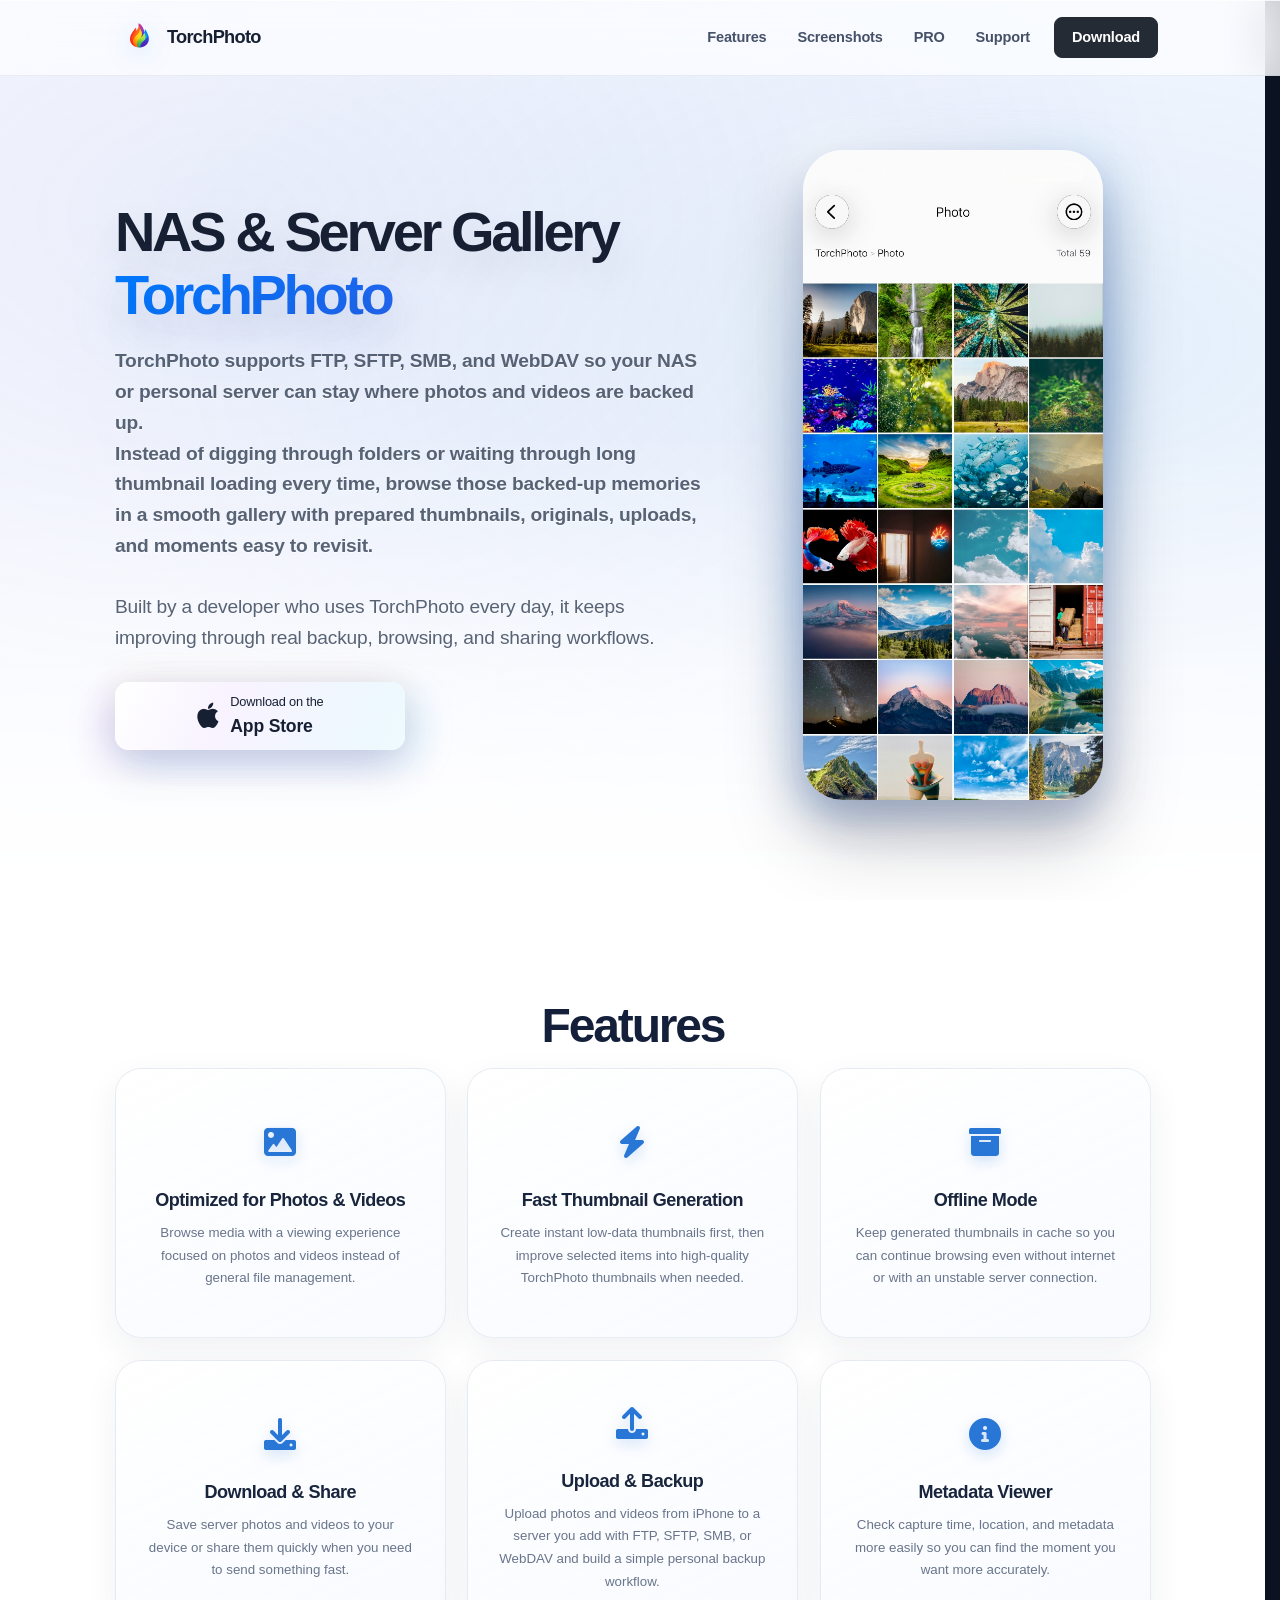
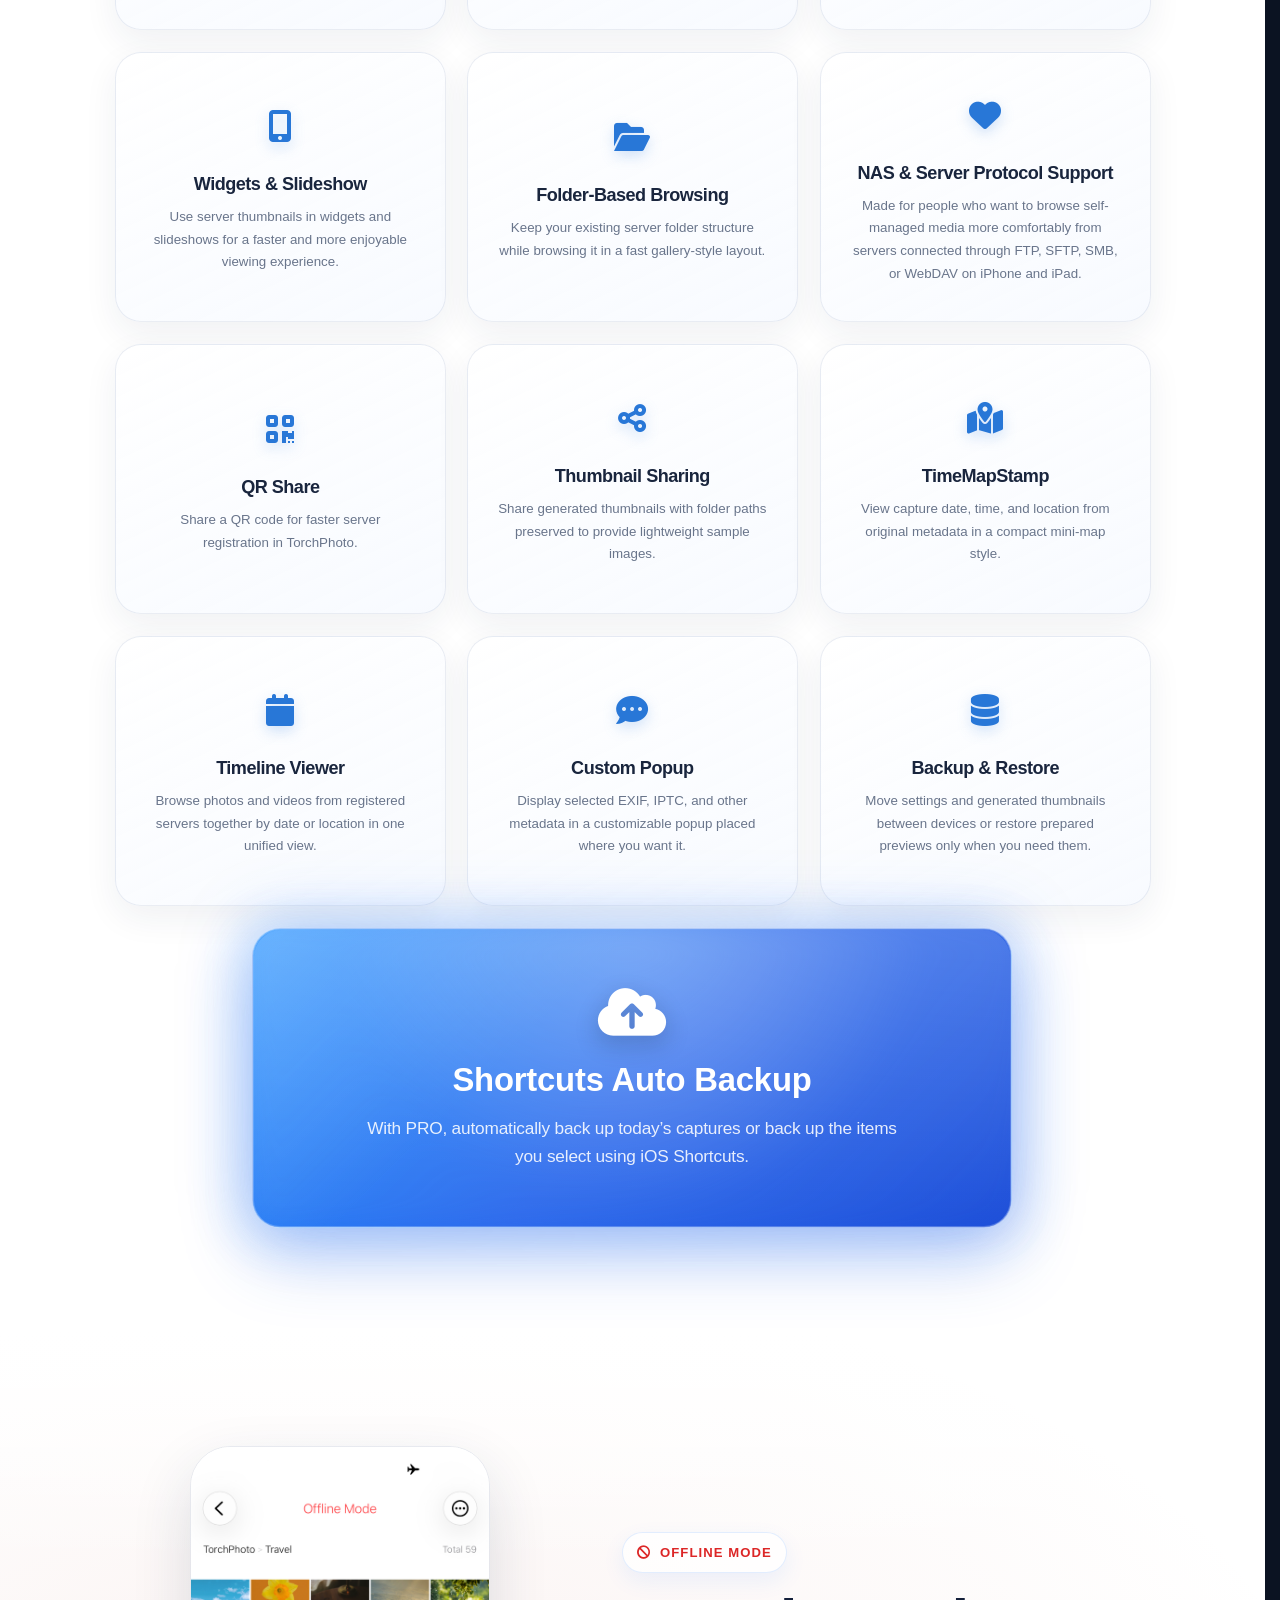
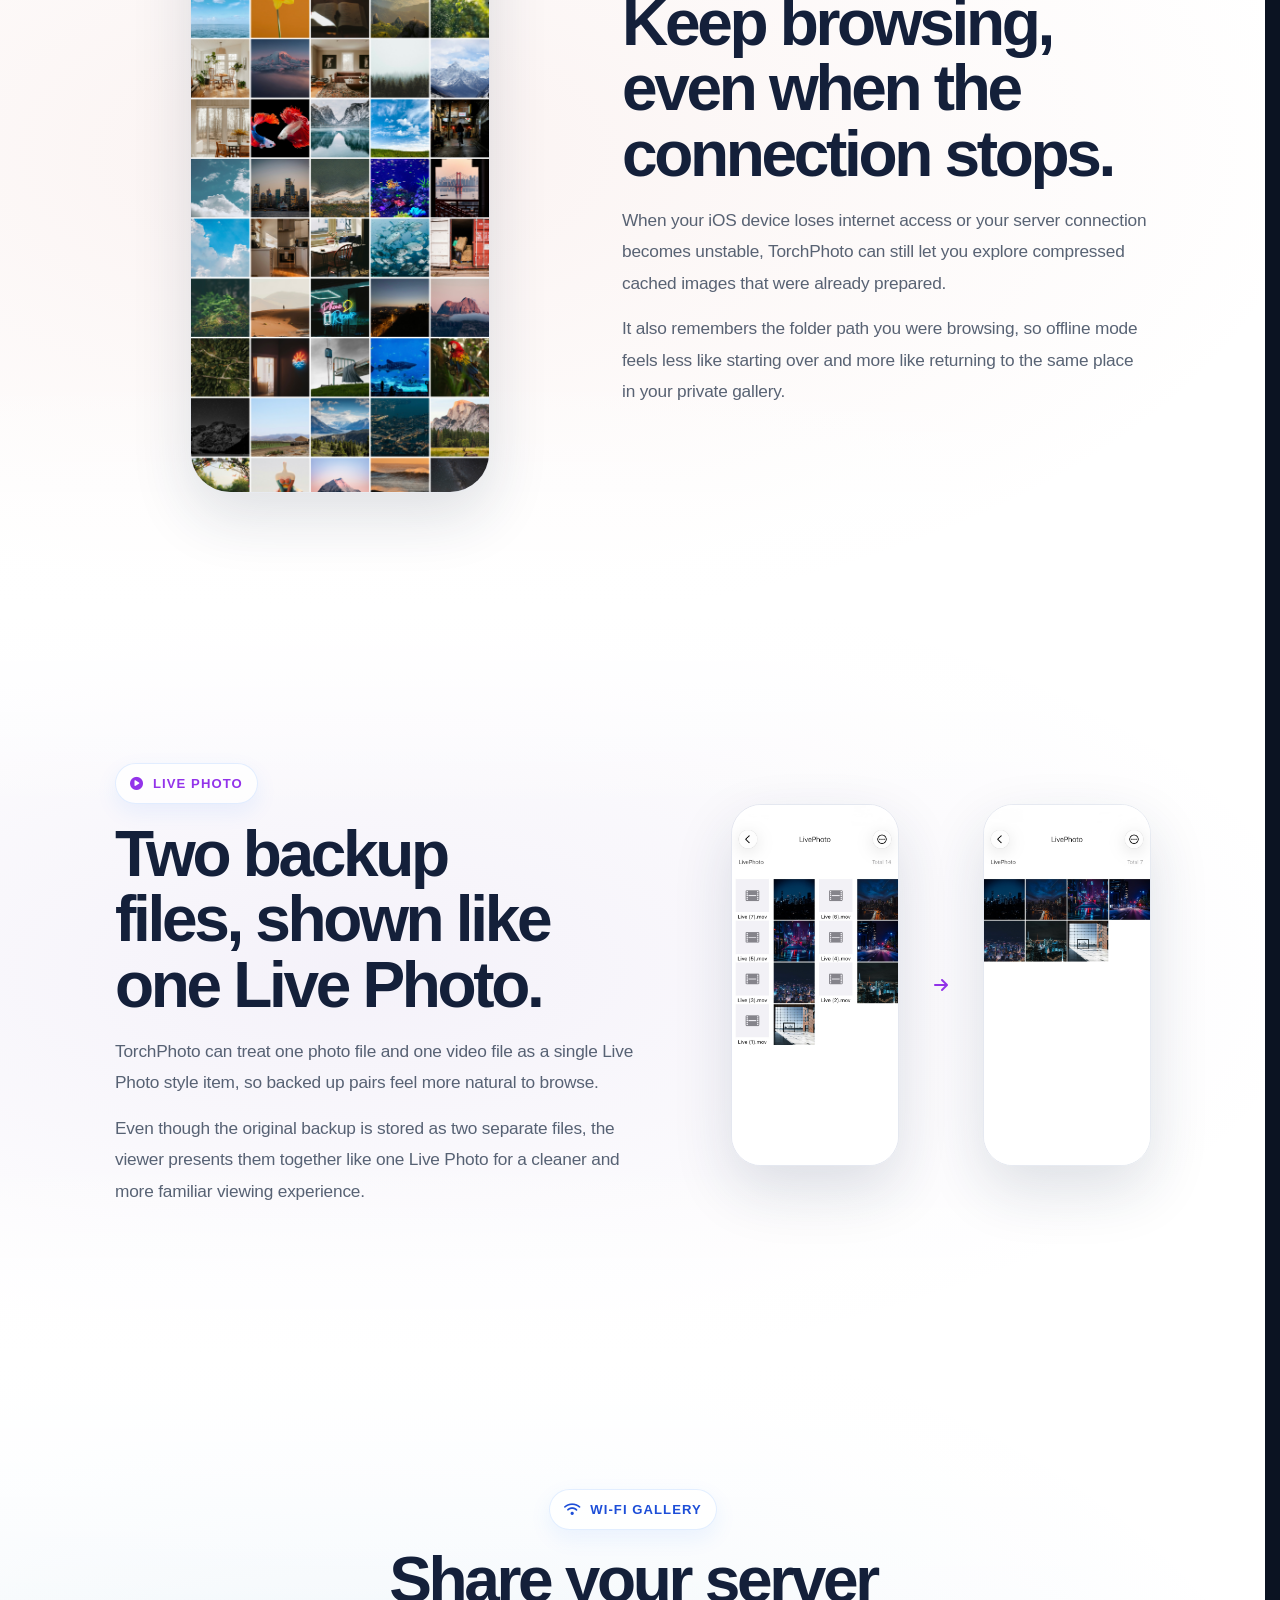
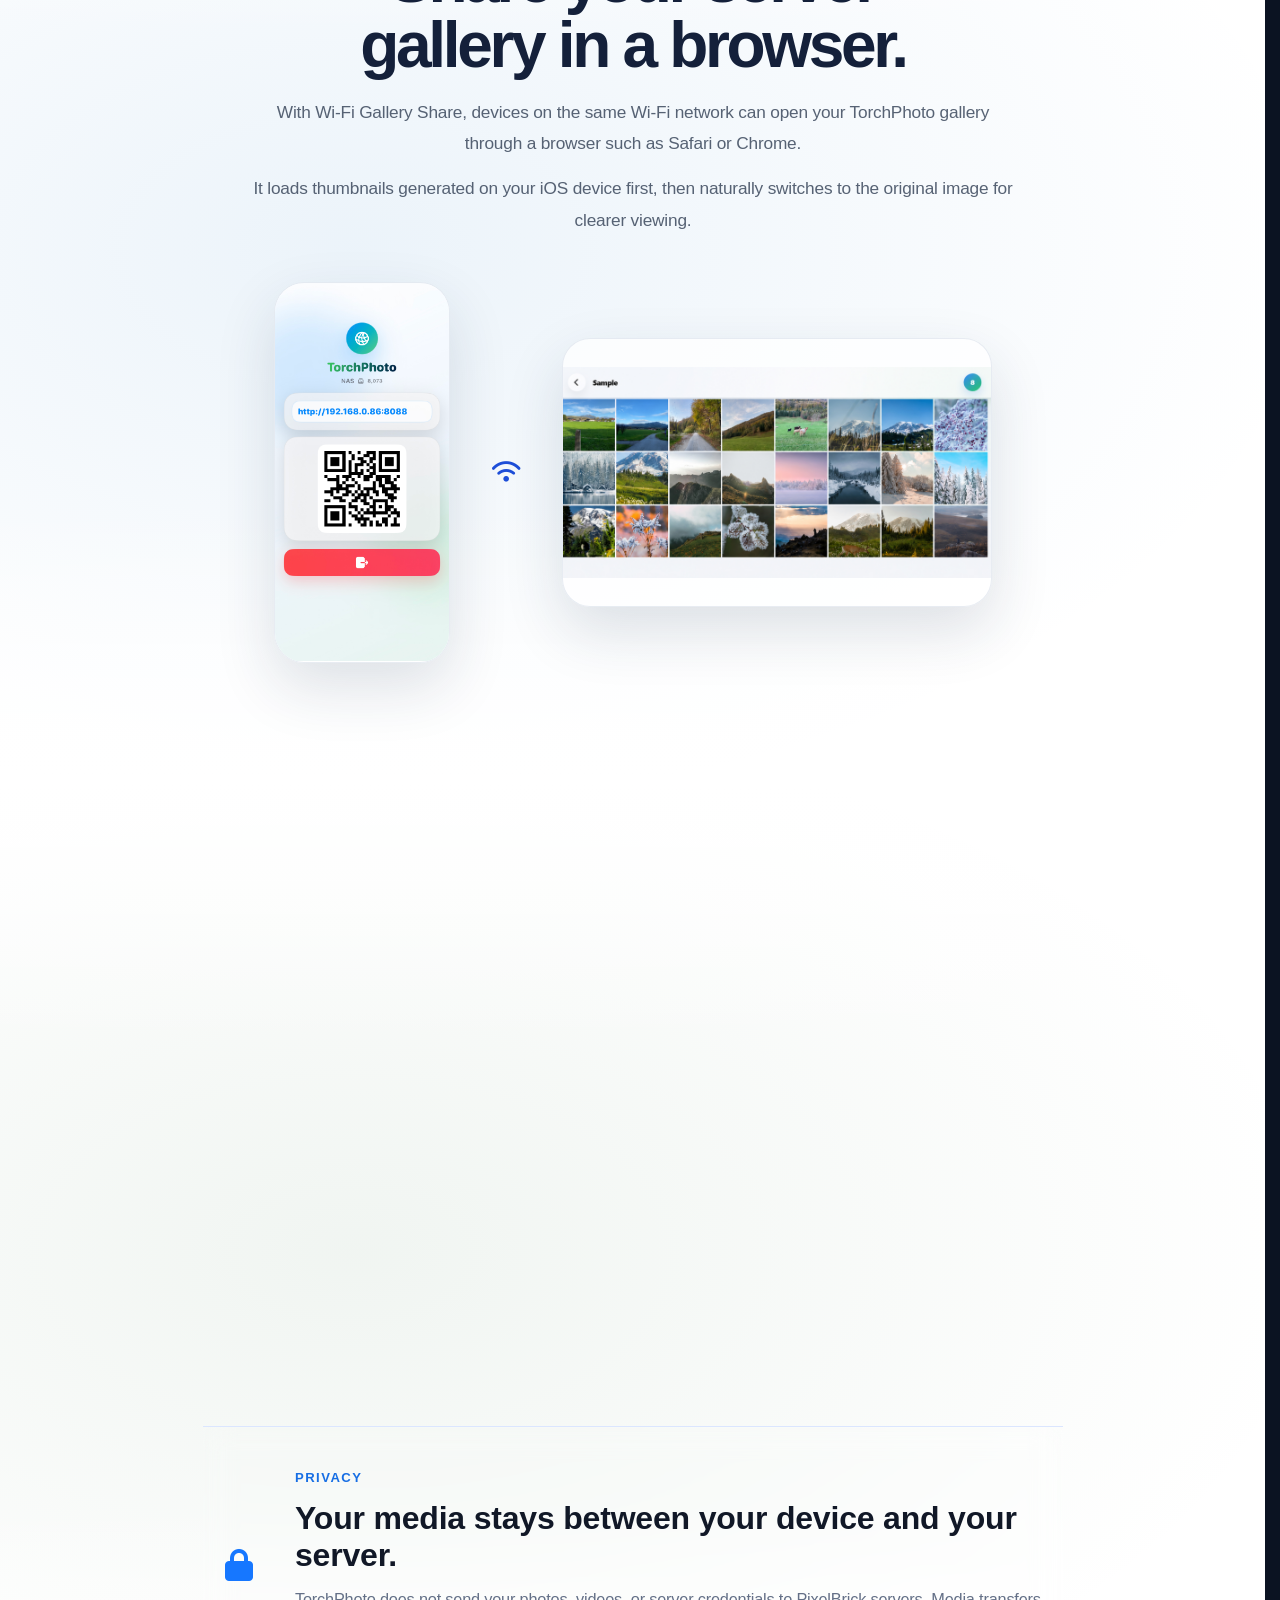
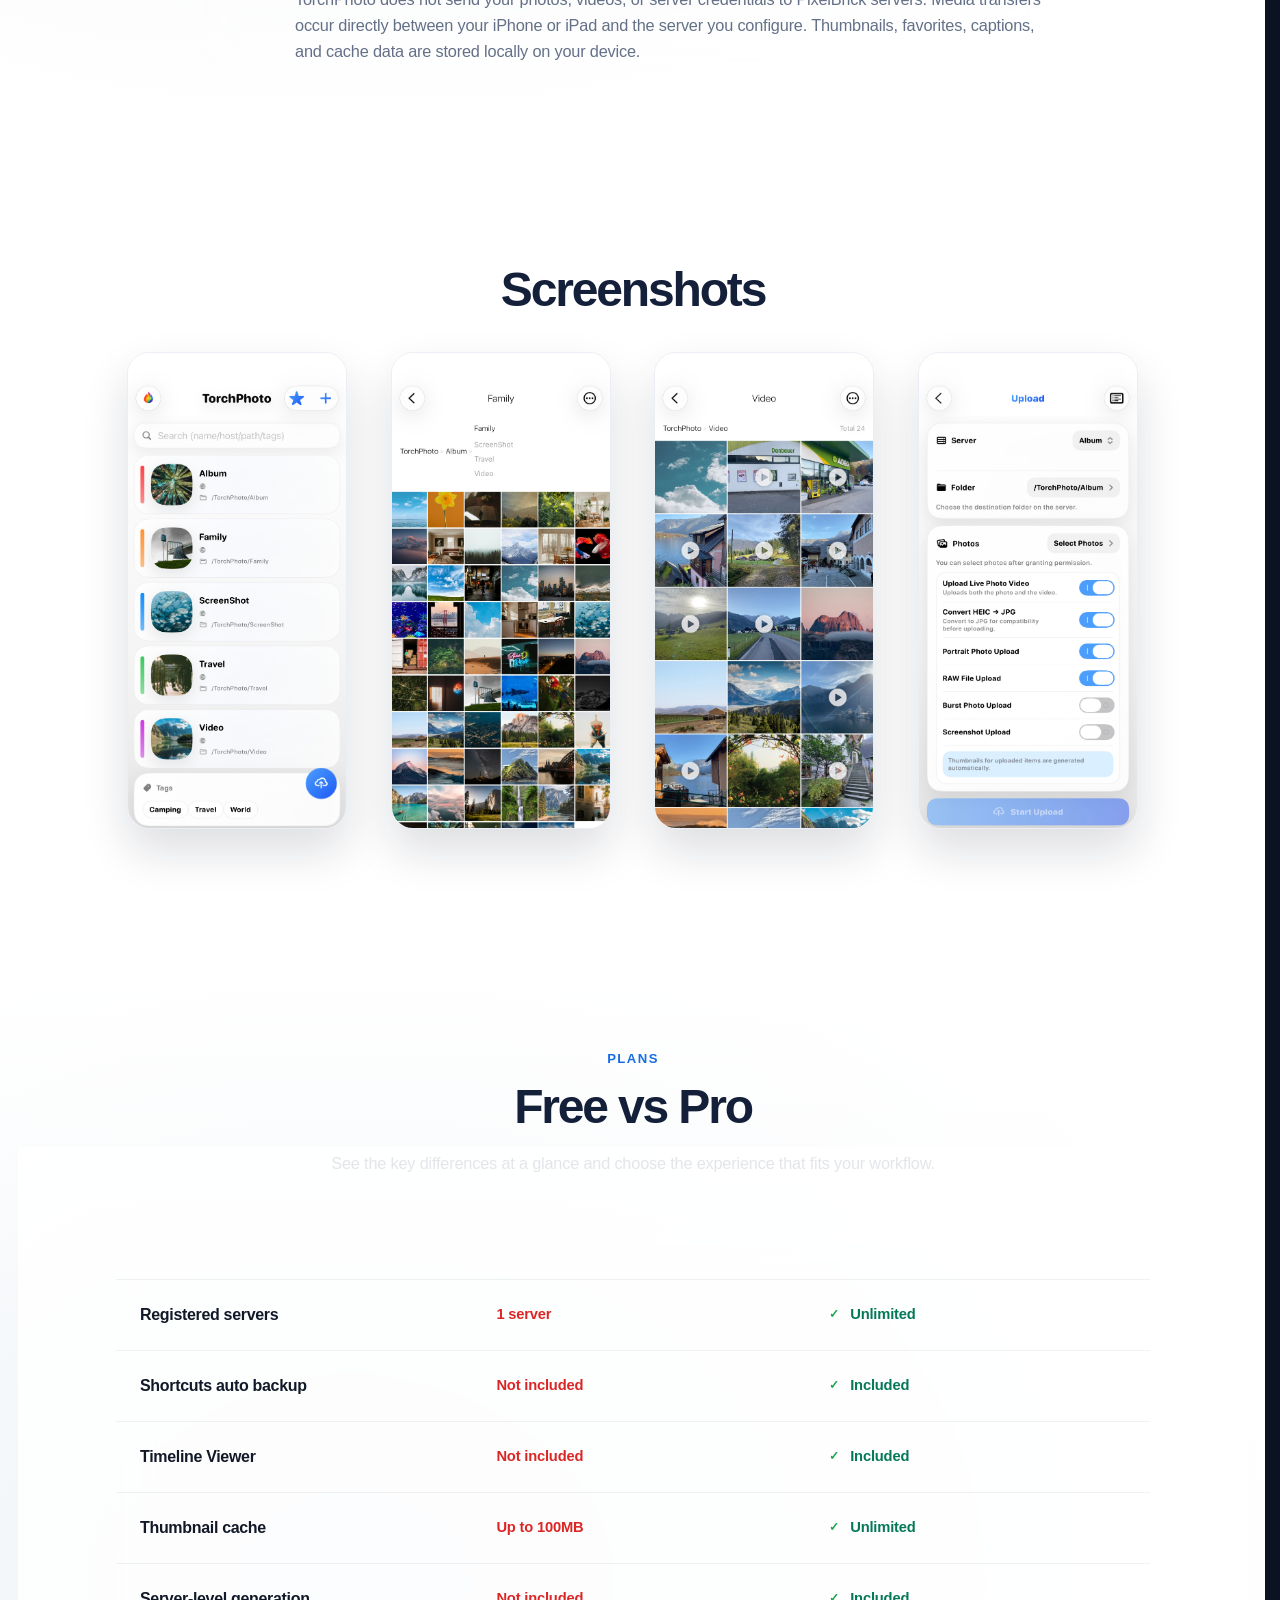
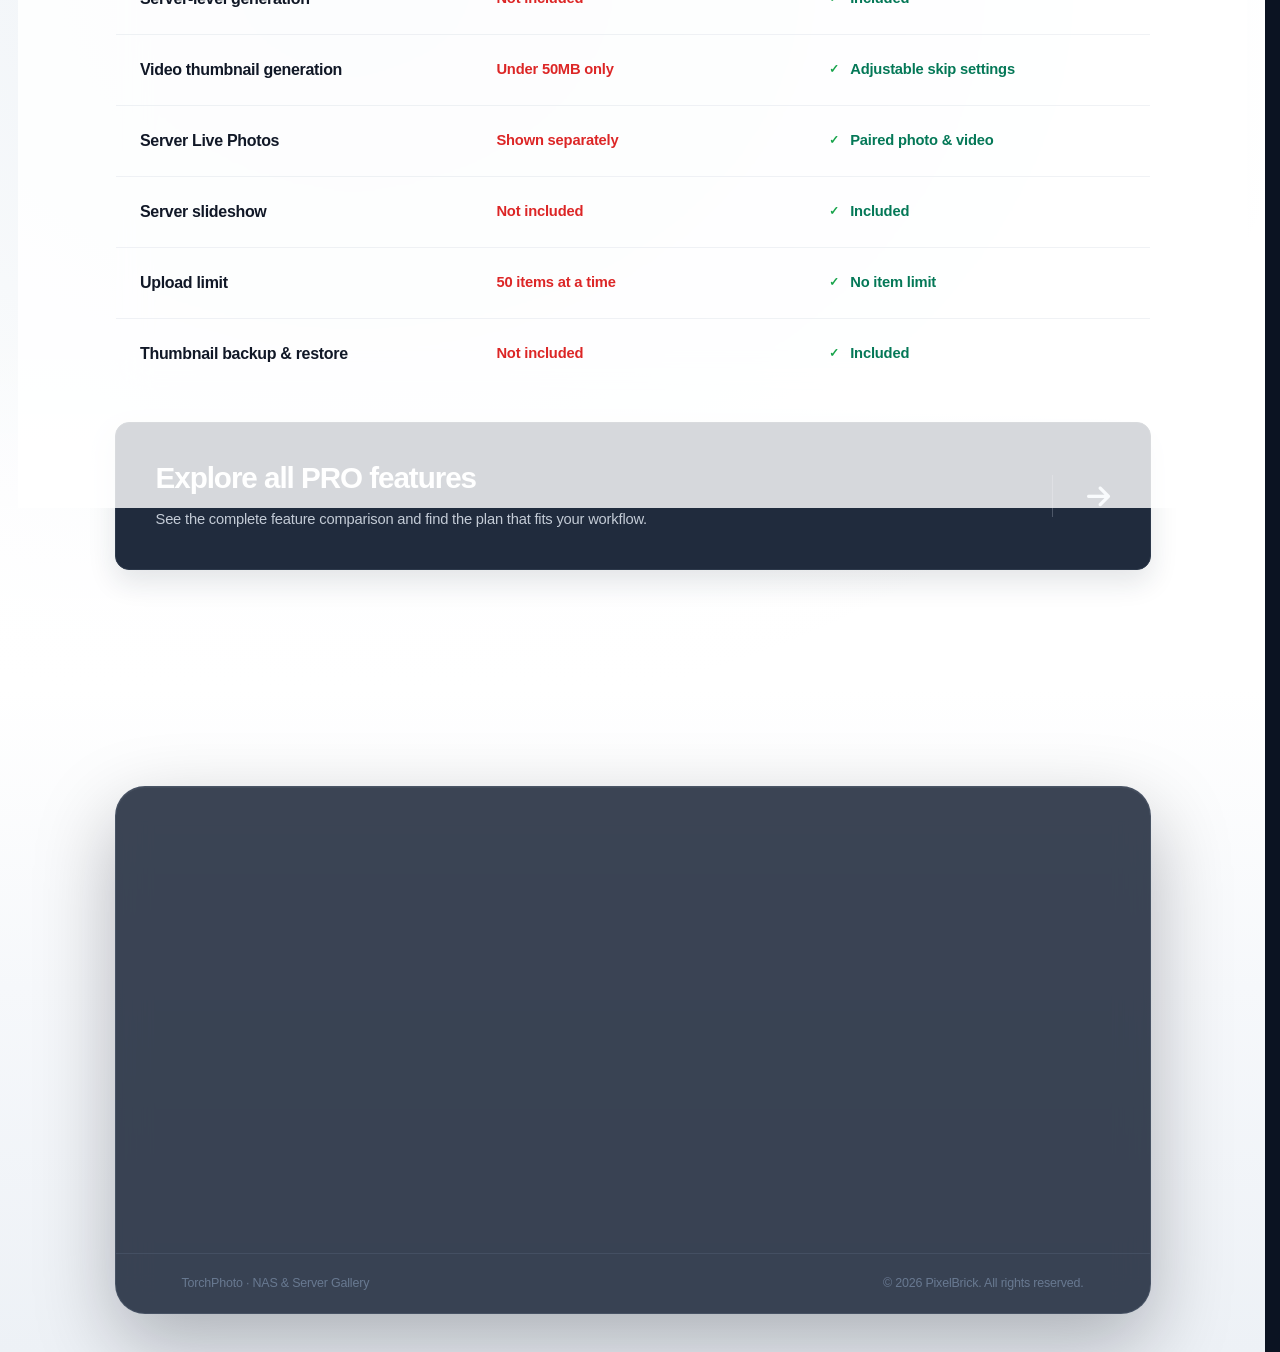
<file: index.html>
<!DOCTYPE html>
<html lang="en" class="home-page-root">
<head>
    <meta charset="UTF-8">
    <meta name="viewport" content="width=device-width, initial-scale=1.0">
	<meta name="naver-site-verification" content="f983e1720e6569206aa90cad79870dd0d7ba3f1a" />
    <title>TorchPhoto - NAS &amp; Server Gallery</title>
    <meta name="description" content="Browse, back up, and share photos and videos stored on your NAS or personal server with TorchPhoto for iPhone and iPad. Supports FTP, SFTP, SMB, and WebDAV.">
    <link rel="canonical" href="https://torchphoto.com/">
    <meta property="og:type" content="website">
    <meta property="og:title" content="TorchPhoto - NAS &amp; Server Gallery">
    <meta property="og:description" content="Browse, back up, and share photos and videos stored on your NAS or personal server with TorchPhoto for iPhone and iPad.">
    <meta property="og:image" content="https://torchphoto.com/main.jpg">
    <meta property="og:url" content="https://torchphoto.com/">
    <meta name="twitter:card" content="summary_large_image">
    <meta name="twitter:title" content="TorchPhoto - NAS &amp; Server Gallery">
    <meta name="twitter:description" content="Browse, back up, and share photos and videos stored on your NAS or personal server with TorchPhoto for iPhone and iPad.">
    <meta name="twitter:image" content="https://torchphoto.com/main.jpg">
    <link rel="stylesheet" href="style.css?v=hero-soft-reveal">
    <link rel="stylesheet" href="https://cdnjs.cloudflare.com/ajax/libs/font-awesome/6.0.0/css/all.min.css">
<link rel="icon" type="image/png" href="logo.png">
    <script type="application/ld+json">
    {
      "@context": "https://schema.org",
      "@type": "SoftwareApplication",
      "name": "TorchPhoto",
      "operatingSystem": "iOS, iPadOS",
      "applicationCategory": "PhotographyApplication",
      "description": "A private NAS and server gallery for browsing, backing up, and sharing photos and videos through FTP, SFTP, SMB, and WebDAV.",
      "url": "https://torchphoto.com/",
      "downloadUrl": "https://apps.apple.com/app/id6757838041"
    }
    </script>
</head>
<body class="home-page-body">
    <nav>
    <div class="container">
        <div class="logo">
            <img src="logo.png" alt="TorchPhoto Logo">
            <span class="logo-text">TorchPhoto</span>
        </div>

        <button class="nav-toggle" type="button" aria-label="Open menu" aria-expanded="false" aria-controls="site-menu">
            <i class="fas fa-bars"></i>
        </button>

        <ul class="nav-links" id="site-menu">
            <li><a href="#features">Features</a></li>
            <li><a href="#screenshots">Screenshots</a></li>
            <li><a href="#pro">PRO</a></li>
            <li><a href="#support">Support</a></li>
            <li><a href="https://apps.apple.com/app/id6757838041" class="btn-download-small">Download</a></li>
        </ul>
    </div>
</nav>

    <header class="hero">
        <div class="container hero-grid">
            <div class="hero-text">
                <h1>NAS &amp; Server Gallery<span class="hero-title-brand">TorchPhoto</span></h1>
                <p><b>TorchPhoto supports FTP, SFTP, SMB, and WebDAV so your NAS or personal server can stay where photos and videos are backed up.<br>Instead of digging through folders or waiting through long thumbnail loading every time, browse those backed-up memories in a smooth gallery with prepared thumbnails, originals, uploads, and moments easy to revisit.</b><br><br>Built by a developer who uses TorchPhoto every day, it keeps improving through real backup, browsing, and sharing workflows.<br></p>
                <div class="hero-btns">
                    <a href="https://apps.apple.com/app/id6757838041" class="btn-appstore">
                        <i class="fab fa-apple"></i>
                        <span>Download on the <strong>App Store</strong></span>
                    </a>
                </div>
            </div>
            <div class="hero-image">
                <div class="hero-image-slider">
                    <img src="main.jpg" alt="TorchPhoto App Mockup" class="mockup mockup-main">
                    <img src="main2.jpg" alt="TorchPhoto App Mockup Alternate" class="mockup mockup-alt">
                </div>
            </div>
        </div>
    </header>


    <section id="features" class="features">
        <div class="container">
            <h2 class="section-title">Features</h2>
            <div class="feature-grid">
                <button class="feature-card feature-trigger" type="button" data-title="Optimized for Photos &amp; Videos" data-image="Features1.jpg" data-description="TorchPhoto presents photos and videos in a media-first gallery instead of making you browse them through a generic file list. Folder thumbnails, visual grids, quick previews, and familiar viewer gestures make large server libraries easier to explore on iPhone and iPad.||A generated thumbnail can appear first for speed, followed by the original when it is available. You can move naturally from browsing to favorites, metadata, downloading, or sharing without changing the folder structure on your server.">
                    <i class="fas fa-image"></i>
                    <h3>Optimized for Photos &amp; Videos</h3>
                    <p>Browse media with a viewing experience focused on photos and videos instead of general file management.</p>
                </button>
                <button class="feature-card feature-trigger" type="button" data-title="Fast Thumbnail Generation" data-image="Features2.jpg" data-description="Instant Low and Instant High can create lightweight previews quickly by reading only part of a supported original when possible. This reduces the time and network data needed to fill a large folder with recognizable thumbnails.||Instant thumbnails prioritize speed and storage efficiency, so they may look softer than TorchPhoto's standard high-quality thumbnails. You can later select the important items and generate clearer thumbnails only where the extra detail is useful.||Generated thumbnails are cached separately from the originals. Creating or improving a thumbnail does not modify the file stored on your server.">
                    <i class="fas fa-bolt"></i>
                    <h3>Fast Thumbnail Generation</h3>
                    <p>Create instant low-data thumbnails first, then improve selected items into high-quality TorchPhoto thumbnails when needed.</p>
                </button>
                <button class="feature-card feature-trigger" type="button" data-title="Offline Mode" data-image="Features3.jpg" data-description="TorchPhoto keeps generated thumbnails and remembered folder information in its local cache. If your server becomes unavailable or the network is unstable, you can still revisit prepared folders and recognize the media they contain.||Offline browsing uses cached previews, so it does not mean every full-resolution original is stored on the device. Opening or sharing an original still requires the server unless that original was downloaded separately.||The Free plan provides up to 100 MB of thumbnail cache, while PRO removes the app-level thumbnail cache limit.">
                    <i class="fas fa-box-archive"></i>
                    <h3>Offline Mode</h3>
                    <p>Keep generated thumbnails in cache so you can continue browsing even without internet or with an unstable server connection.</p>
                </button>
                <button class="feature-card feature-trigger" type="button" data-title="Download &amp; Share" data-image="Features4.jpg" data-description="Download a photo or video from your server when you need the original on your iPhone or iPad. From the viewer, you can save supported media or pass it to the iOS share sheet for use in other apps.||Thumbnail previews and original downloads are handled separately. This lets you browse quickly with lightweight previews and request the larger original only when you decide to save, inspect, or share it.||Browsing, downloading, and sharing do not rewrite or recompress the original file stored on your server.">
                    <i class="fas fa-download"></i>
                    <h3>Download &amp; Share</h3>
                    <p>Save server photos and videos to your device or share them quickly when you need to send something fast.</p>
                </button>
                <button class="feature-card feature-trigger" type="button" data-title="Upload &amp; Backup" data-image="Features5.jpg" data-description="Select photos and videos from your iPhone or iPad, choose a destination folder, and upload them directly to a server registered through FTP, SFTP, SMB, or WebDAV. Your existing server folders remain the basis of the backup structure.||Upload options let you build a workflow that matches the media you want to preserve. The Free plan can upload up to 50 items at a time, while PRO removes that item limit and provides additional upload options.||With TorchPhoto PRO, choose a shortcut for today’s captures or selected items in Settings → Set Up Shortcut. The Upload by Date action can run from a Personal Automation; Upload Files backs up files supplied by earlier shortcut steps. Both follow your saved Upload options.">
                    <i class="fas fa-upload"></i>
                    <h3>Upload &amp; Backup</h3>
                    <p>Upload photos and videos from iPhone to a server you add with FTP, SFTP, SMB, or WebDAV and build a simple personal backup workflow.</p>
                </button>
                <button class="feature-card feature-trigger" type="button" data-title="Metadata Viewer" data-image="Features6.jpg" data-description="Inspect the information embedded in a photo or video while you view it. Depending on what the original file contains, TorchPhoto can show details such as capture date and time, dimensions, camera and lens information, exposure values, and location data.||Metadata is presented as read-only context so you can understand when, where, and how an item was captured. TorchPhoto does not rewrite the embedded metadata or alter the original media file.||When valid capture time and GPS information are available, the same metadata can also support the richer TimeMapStamp display.">
                    <i class="fas fa-circle-info"></i>
                    <h3>Metadata Viewer</h3>
                    <p>Check capture time, location, and metadata more easily so you can find the moment you want more accurately.</p>
                </button>
                <button class="feature-card feature-trigger" type="button" data-title="Widgets &amp; Slideshow" data-image="Features7.jpg" data-description="Choose a registered server and folder for a TorchPhoto widget, then let generated thumbnails bring that collection onto your Home Screen. Only prepared thumbnails that match the selected location can be used, so generating the previews you want first provides the best result.||Slideshows turn a server folder into a hands-free viewing experience and can include background music. Because the viewer works from your existing folder organization, you do not need to build a separate album just for playback.||Server slideshow playback is a PRO feature. Widget and slideshow results depend on supported media and available generated thumbnails.">
                    <i class="fas fa-mobile-alt"></i>
                    <h3>Widgets &amp; Slideshow</h3>
                    <p>Use server thumbnails in widgets and slideshows for a faster and more enjoyable viewing experience.</p>
                </button>
                <button class="feature-card feature-trigger" type="button" data-title="Folder-Based Browsing" data-image="Features8.jpg" data-description="TorchPhoto follows the folders that already exist on your NAS or server and presents their supported media in a gallery-style layout. There is no separate cloud library to import and no requirement to reorganize your originals.||Folder previews help you recognize a directory before opening it, while favorites, tags, search, sorting, and media filters make a large hierarchy easier to revisit. Media-Only Mode can simplify the view when you want to focus on photos and videos.||Folder names and paths remain on your own server. TorchPhoto uses them as the structure for browsing, uploads, thumbnail sharing, and backup workflows.">
                    <i class="fas fa-folder-open"></i>
                    <h3>Folder-Based Browsing</h3>
                    <p>Keep your existing server folder structure while browsing it in a fast gallery-style layout.</p>
                </button>
                <button class="feature-card feature-trigger" type="button" data-title="NAS &amp; Server Protocol Support" data-image="Features9.jpg" data-description="Register self-managed storage through FTP, SFTP, SMB, or WebDAV and browse it from one media-focused app. TorchPhoto can work with a NAS, home server, hosted server, or another compatible storage endpoint that you control.||Connections go directly between your iPhone or iPad and the server you configure. PixelBrick does not receive your server credentials, folder list, photos, or videos.||For access outside your local network, use a secure configuration appropriate for your server. FTP and SMB are generally safer behind a trusted VPN than exposed directly to the public internet.">
                    <i class="fas fa-heart"></i>
                    <h3>NAS &amp; Server Protocol Support</h3>
                    <p>Made for people who want to browse self-managed media more comfortably from servers connected through FTP, SFTP, SMB, or WebDAV on iPhone and iPad.</p>
                </button>
                <button class="feature-card feature-trigger" type="button" data-title="QR Share" data-image="Features10.jpg" data-description="Turn a TorchPhoto server configuration into a QR code so another TorchPhoto installation can register the connection without manually entering every field. This is useful when setting up your own additional device or helping a trusted person connect.||The receiving user can scan the code and continue the registration flow inside TorchPhoto. It reduces typing errors in addresses, ports, protocols, and folder paths.||Treat a server QR code as private connection information. Share it only with people and devices you trust, and review the imported settings before connecting.">
                    <i class="fas fa-qrcode"></i>
                    <h3>QR Share</h3>
                    <p>Share a QR code for faster server registration in TorchPhoto.</p>
                </button>
                <button class="feature-card feature-trigger" type="button" data-title="Thumbnail Sharing" data-image="Features11.jpg" data-description="Export generated thumbnails as lightweight sample images without transferring the full-resolution originals. The shared package can preserve the corresponding folder path structure, making a large review set easier to understand.||This is useful when another person needs to choose scenes or confirm content before the much larger originals are transferred. Thumbnail sharing does not modify the originals or expose files that were not included in the generated preview set.||PRO provides unlimited thumbnail sharing. Free use may be subject to the sharing interval shown in the app.">
                    <i class="fas fa-share-nodes"></i>
                    <h3>Thumbnail Sharing</h3>
                    <p>Share generated thumbnails with folder paths preserved to provide lightweight sample images.</p>
                </button>
                <button class="feature-card feature-trigger" type="button" data-title="TimeMapStamp" data-image="Features12.jpg" data-description="TimeMapStamp turns available capture metadata into a compact information card in the media viewer. It can show the original capture date and time, location details, and a mini map when the file contains usable GPS coordinates.||Optional Sunrise &amp; Sunset information adds the daylight times for the captured place and date. Moon Phase can show the lunar phase for the same moment, and elevation can be displayed when valid altitude information is available. Each optional section appears only when the required metadata or calculated data can be resolved.||TimeMapStamp is read-only. It adds context while you browse but does not rewrite the capture date, GPS coordinates, altitude, or any other metadata in the original photo or video.">
                    <i class="fas fa-map-location-dot"></i>
                    <h3>TimeMapStamp</h3>
                    <p>View capture date, time, and location from original metadata in a compact mini-map style.</p>
                </button>
                <button class="feature-card feature-trigger" type="button" data-title="Timeline Viewer" data-image="Features13.jpg" data-description="Timeline Viewer brings generated thumbnails from all registered servers into one chronological screen. Browse photos and videos by year, month, or day, or switch to the location view to explore media with usable GPS metadata on a map.||Items from FTP, SFTP, SMB, and WebDAV servers can appear together even when the originals are stored in completely different locations. Each item remains linked to its original server and protocol, so opening the full file still uses the correct connection automatically.||Generate thumbnails first to prepare items for the timeline. A connection to the matching server may still be required when you open, save, or share an original that is not already stored on the device.">
                    <i class="fas fa-calendar"></i>
                    <h3>Timeline Viewer</h3>
                    <p>Browse photos and videos from registered servers together by date or location in one unified view.</p>
                </button>
                <button class="feature-card feature-trigger" type="button" data-title="Custom Popup" data-image="Features14.jpg" data-description="Custom Popup displays the metadata fields you choose directly over the media viewer. Select from available EXIF, IPTC, file, date, and location information so the details that matter to you remain visible while you browse.||Choose the fields and their order, customize their display titles and font sizes, and adjust the popup's position, duration, background transparency, and text shadow. You can lock it to a corner or place it freely in the viewer.||The popup is a read-only viewing tool. Changing its layout or visible fields does not rewrite EXIF or IPTC metadata and does not modify the original photo or video on your server.">
                    <i class="fas fa-comment-dots"></i>
                    <h3>Custom Popup</h3>
                    <p>Display selected EXIF, IPTC, and other metadata in a customizable popup placed where you want it.</p>
                </button>
                <button class="feature-card feature-trigger" type="button" data-title="Backup &amp; Restore" data-image="Features15.jpg" data-description="Backup &amp; Restore packages supported TorchPhoto settings and generated thumbnails so they can be moved between devices or shared with family members who use the same server library. This makes it easier to keep a prepared browsing environment consistent across an iPhone and iPad.||You can generate thumbnails in advance, store the backup on your server, and restore it only when you want to browse that library. For example, thumbnails prepared on an iPhone can be restored on an iPad without generating the same preview set again.||A TorchPhoto backup contains app data and generated thumbnails, not the original photos and videos themselves. The matching server identity and folder paths should remain available so restored thumbnails can reconnect to the correct originals when needed.">
                    <i class="fas fa-database"></i>
                    <h3>Backup &amp; Restore</h3>
                    <p>Move settings and generated thumbnails between devices or restore prepared previews only when you need them.</p>
                </button>
                <a class="feature-card shortcuts-feature-card" href="shortcuts.html" aria-label="Open TorchPhoto Shortcuts guide">
                    <i class="fas fa-cloud-arrow-up"></i>
                    <h3>Shortcuts Auto Backup</h3>
                    <p>With PRO, automatically back up today’s captures or back up the items you select using iOS Shortcuts.</p>
                </a>
            </div>
        </div>
    </section>

    <section id="offline" class="offline-section">
        <div class="container offline-grid">
            <div class="offline-media">
                <img src="offline.jpg" alt="TorchPhoto Offline Mode">
            </div>
            <div class="offline-copy">
                <span class="offline-pill"><i class="fas fa-ban"></i> Offline Mode</span>
                <h2>Keep browsing, even when the connection stops.</h2>
                <p>When your iOS device loses internet access or your server connection becomes unstable, TorchPhoto can still let you explore compressed cached images that were already prepared.</p>
                <p>It also remembers the folder path you were browsing, so offline mode feels less like starting over and more like returning to the same place in your private gallery.</p>
            </div>
        </div>
    </section>

    <section id="live-photo" class="live-photo-section">
        <div class="container live-photo-grid">
            <div class="live-photo-copy">
                <span class="live-photo-pill"><i class="fas fa-circle-play"></i> Live Photo</span>
                <h2>Two backup files, shown like one Live Photo.</h2>
                <p>TorchPhoto can treat one photo file and one video file as a single Live Photo style item, so backed up pairs feel more natural to browse.</p>
                <p>Even though the original backup is stored as two separate files, the viewer presents them together like one Live Photo for a cleaner and more familiar viewing experience.</p>
            </div>
            <div class="live-photo-media">
                <div class="live-photo-visual">
                    <img class="live-photo-source" src="live1.jpg" alt="Separate photo and video backup files">
                    <span class="live-photo-arrow" aria-hidden="true"><i class="fas fa-arrow-right"></i></span>
                    <img class="live-photo-result" src="live2.jpg" alt="Displayed as a single Live Photo style item">
                </div>
            </div>
        </div>
    </section>

    <section id="wifi-gallery" class="wifi-gallery-section">
        <div class="container wifi-gallery-grid">
            <div class="wifi-gallery-copy">
                <span class="wifi-gallery-pill"><i class="fas fa-wifi"></i> Wi-Fi Gallery</span>
                <h2>Share your server gallery in a browser.</h2>
                <p>With Wi-Fi Gallery Share, devices on the same Wi-Fi network can open your TorchPhoto gallery through a browser such as Safari or Chrome.</p>
                <p>It loads thumbnails generated on your iOS device first, then naturally switches to the original image for clearer viewing.</p>
            </div>
            <div class="wifi-gallery-media">
                <div class="wifi-gallery-visual">
                    <img class="wifi-gallery-phone" src="WiFiGallery1.jpg" alt="TorchPhoto Wi-Fi Gallery on iPhone">
                    <span class="wifi-gallery-signal" aria-hidden="true"><i class="fas fa-wifi"></i></span>
                    <img class="wifi-gallery-browser" src="WiFiGallery2.jpg" alt="TorchPhoto Wi-Fi Gallery in a web browser">
                </div>
            </div>
        </div>
    </section>

    <section class="workflow">
        <div class="container">
            <span class="section-eyebrow">Simple Workflow</span>
            <h2 class="section-title">From Server Setup to Gallery Browsing</h2>
            <p class="section-subtitle">Register a server using FTP, SFTP, SMB, or WebDAV, generate thumbnails, and start exploring your media in a smoother gallery-style flow.</p>
            <div class="workflow-steps">
                <div class="workflow-step">
                    <div class="workflow-icon">
                        <i class="fas fa-server"></i>
                    </div>
                    <span class="workflow-badge">Step 1</span>
                    <h3>Add Your Server</h3>
                    <p>Connect your server once and keep your existing folder structure ready for browsing.</p>
                </div>
                <div class="workflow-step">
                    <div class="workflow-icon">
                        <i class="fas fa-bolt"></i>
                    </div>
                    <span class="workflow-badge">Step 2</span>
                    <h3>Generate Thumbnails</h3>
                    <p>Create lightweight thumbnails for folders so large photo and video collections feel faster to open.</p>
                </div>
                <div class="workflow-step">
                    <div class="workflow-icon">
                        <i class="fas fa-images"></i>
                    </div>
                    <span class="workflow-badge">Step 3</span>
                    <h3>Browse in the Viewer</h3>
                    <p>Explore your media like a gallery with quick previews, smooth scrolling, and easier revisiting.</p>
                </div>
            </div>

            <div class="privacy-inline">
                <div class="privacy-inline-icon">
                    <i class="fas fa-lock"></i>
                </div>
                <div class="privacy-inline-copy">
                    <span class="section-eyebrow section-eyebrow-left">Privacy</span>
                    <h3>Your media stays between your device and your server.</h3>
                    <p>TorchPhoto does not send your photos, videos, or server credentials to PixelBrick servers. Media transfers occur directly between your iPhone or iPad and the server you configure. Thumbnails, favorites, captions, and cache data are stored locally on your device.</p>
                </div>
            </div>
        </div>
    </section>

        <section id="screenshots" class="screenshots screenshots-compact">
        <div class="container">
            <h2 class="section-title">Screenshots</h2>
            <div class="screenshot-gallery">
                <button class="screenshot-card" type="button" data-screenshot-index="0" aria-label="Open Server Library screenshot">
                    <img src="flow1.jpg" alt="TorchPhoto server library with folders, tags, and search">
                </button>
                <button class="screenshot-card" type="button" data-screenshot-index="1" aria-label="Open Gallery Browsing screenshot">
                    <img src="flow2.jpg" alt="TorchPhoto photo gallery in a server folder">
                </button>
                <button class="screenshot-card" type="button" data-screenshot-index="2" aria-label="Open Photos and Videos screenshot">
                    <img src="flow3.jpg" alt="TorchPhoto gallery containing photos and playable videos">
                </button>
                <button class="screenshot-card" type="button" data-screenshot-index="3" aria-label="Open Flexible Uploads screenshot">
                    <img src="flow4.jpg" alt="TorchPhoto upload destination and media options">
                </button>
            </div>
        </div>
    </section>

    <section id="pro" class="plan-comparison">
        <div class="container">
            <span class="section-eyebrow">Plans</span>
            <h2 class="section-title">Free vs Pro</h2>
            <p class="section-subtitle">See the key differences at a glance and choose the experience that fits your workflow.</p>
            <div class="plan-matrix">
                <div class="plan-matrix-head">
                    <span>Feature</span>
                    <span>FREE</span>
                    <span>PRO</span>
                </div>
			
                <div class="plan-row">
                    <span class="plan-feature">Registered servers</span>
                    <span class="plan-value limited">1 server</span>
                    <span class="plan-value unlocked">Unlimited</span>
                </div>
                <div class="plan-row">
                    <span class="plan-feature">Shortcuts auto backup</span>
                    <span class="plan-value limited">Not included</span>
                    <span class="plan-value unlocked">Included</span>
                </div>
                <div class="plan-row">
                    <span class="plan-feature">Timeline Viewer</span>
                    <span class="plan-value limited">Not included</span>
                    <span class="plan-value unlocked">Included</span>
                </div>
                <div class="plan-row">
                    <span class="plan-feature">Thumbnail cache</span>
                    <span class="plan-value limited">Up to 100MB</span>
                    <span class="plan-value unlocked">Unlimited</span>
                </div>
                <div class="plan-row">
                    <span class="plan-feature">Server-level generation</span>
                    <span class="plan-value limited">Not included</span>
                    <span class="plan-value unlocked">Included</span>
                </div>
                <div class="plan-row">
                    <span class="plan-feature">Video thumbnail generation</span>
                    <span class="plan-value limited">Under 50MB only</span>
                    <span class="plan-value unlocked">Adjustable skip settings</span>
                </div>
                <div class="plan-row">
                    <span class="plan-feature">Server Live Photos</span>
                    <span class="plan-value limited">Shown separately</span>
                    <span class="plan-value unlocked">Paired photo &amp; video</span>
                </div>
                <div class="plan-row">
                    <span class="plan-feature">Server slideshow</span>
                    <span class="plan-value limited">Not included</span>
                    <span class="plan-value unlocked">Included</span>
                </div>
                <div class="plan-row">
                    <span class="plan-feature">Upload limit</span>
                    <span class="plan-value limited">50 items at a time</span>
                    <span class="plan-value unlocked">No item limit</span>
                </div>
                <div class="plan-row">
                    <span class="plan-feature">Thumbnail backup &amp; restore</span>
                    <span class="plan-value limited">Not included</span>
                    <span class="plan-value unlocked">Included</span>
                </div>
            </div>
            <a class="pro-details-cta" href="pro.html">
                <span>
                    <strong>Explore all PRO features</strong>
                    <small>See the complete feature comparison and find the plan that fits your workflow.</small>
                </span>
                <i class="fas fa-arrow-right" aria-hidden="true"></i>
            </a>
        </div>
    </section>

    <footer id="support">
        <div class="container">
            <div class="support-panel">
                <div class="footer-content">
                    <div class="footer-info">
                        <span class="support-eyebrow"><i class="fas fa-life-ring" aria-hidden="true"></i> Support</span>
                        <h2>Make every moment easier to find.</h2>
                        <p>Browse the guides and answers, check what is new, or contact us directly whenever you need a hand with TorchPhoto.</p>
                        <a class="support-email-card" href="mailto:teamtorchphoto@gmail.com">
                            <span class="support-email-icon"><i class="fas fa-envelope" aria-hidden="true"></i></span>
                            <span class="support-email-copy">
                                <strong>Contact support</strong>
                                <small>teamtorchphoto@gmail.com</small>
                            </span>
                            <i class="fas fa-arrow-right support-email-arrow" aria-hidden="true"></i>
                        </a>
                    </div>
                    <div class="footer-contact">
                        <p class="footer-links-label">Explore support</p>
                        <div class="footer-links">
                            <a href="guide.html"><i class="fas fa-book-open" aria-hidden="true"></i> Guide</a>
                            <a href="shortcuts.html"><i class="fas fa-wand-magic-sparkles" aria-hidden="true"></i> Shortcuts</a>
                            <a href="update.html"><i class="fas fa-clock-rotate-left" aria-hidden="true"></i> Update</a>
                            <a href="qa.html"><i class="fas fa-circle-question" aria-hidden="true"></i> Q&amp;A</a>
                            <a href="privacy-policy.html"><i class="fas fa-lock" aria-hidden="true"></i> Privacy</a>
                        </div>
                    </div>
                </div>
                <div class="footer-bottom">
                    <span>TorchPhoto · NAS &amp; Server Gallery</span>
                    <span>&copy; 2026 PixelBrick. All rights reserved.</span>
                </div>
            </div>
        </div>
    </footer>

    <div class="screenshot-modal" id="screenshotModal" aria-hidden="true">
        <div class="screenshot-modal-backdrop" data-close-screenshot></div>
        <div class="screenshot-modal-dialog" role="dialog" aria-modal="true" aria-labelledby="screenshotModalTitle" aria-describedby="screenshotModalDescription">
            <button class="screenshot-modal-close" type="button" data-close-screenshot aria-label="Close screenshot viewer">
                <i class="fas fa-xmark" aria-hidden="true"></i>
            </button>
            <button class="screenshot-modal-nav screenshot-modal-prev" type="button" data-screenshot-prev aria-label="Previous screenshot">
                <i class="fas fa-chevron-left" aria-hidden="true"></i>
            </button>
            <div class="screenshot-modal-media">
                <img id="screenshotModalImage" src="flow1.jpg" alt="">
            </div>
            <div class="screenshot-modal-copy">
                <span class="screenshot-modal-count" id="screenshotModalCount">Screenshot 1 of 4</span>
                <h3 id="screenshotModalTitle">Server Library</h3>
                <p id="screenshotModalDescription">Keep multiple server folders organized with visual covers, searchable names, paths, tags, and quick upload access.</p>
                <span class="screenshot-modal-hint"><i class="fas fa-arrow-left" aria-hidden="true"></i><i class="fas fa-arrow-right" aria-hidden="true"></i> Use arrow keys to explore</span>
            </div>
            <button class="screenshot-modal-nav screenshot-modal-next" type="button" data-screenshot-next aria-label="Next screenshot">
                <i class="fas fa-chevron-right" aria-hidden="true"></i>
            </button>
        </div>
    </div>

    <div class="feature-modal" id="featureModal" aria-hidden="true">
        <div class="feature-modal-backdrop" data-close-modal></div>
        <div class="feature-modal-dialog" role="dialog" aria-modal="true" aria-labelledby="featureModalTitle">
            <button class="feature-modal-close" type="button" data-close-modal aria-label="Close">
                <i class="fas fa-xmark"></i>
            </button>
            <div class="feature-modal-loading" aria-hidden="true">
                <div class="feature-modal-spinner"></div>
            </div>
            <div class="feature-modal-media">
                <img id="featureModalImage" src="main.jpg" alt="Feature preview">
            </div>
            <div class="feature-modal-copy">
                <span class="feature-modal-label">Feature</span>
                <h3 id="featureModalTitle">Feature Title</h3>
                <div id="featureModalDescription" class="feature-modal-description"><p>Feature description.</p></div>
            </div>
        </div>
    </div>

    <script>
    const navToggle = document.querySelector('.nav-toggle');
    const navLinks = document.querySelector('.nav-links');
    const navLinkItems = document.querySelectorAll('.nav-links a');

    if (navToggle && navLinks) {
        const navIcon = navToggle.querySelector('i');

        const closeMenu = () => {
            navLinks.classList.remove('is-open');
            navToggle.setAttribute('aria-expanded', 'false');
            navToggle.setAttribute('aria-label', 'Open menu');
            if (navIcon) {
                navIcon.classList.remove('fa-xmark');
                navIcon.classList.add('fa-bars');
            }
        };

        const openMenu = () => {
            navLinks.classList.add('is-open');
            navToggle.setAttribute('aria-expanded', 'true');
            navToggle.setAttribute('aria-label', 'Close menu');
            if (navIcon) {
                navIcon.classList.remove('fa-bars');
                navIcon.classList.add('fa-xmark');
            }
        };

        navToggle.addEventListener('click', () => {
            if (navLinks.classList.contains('is-open')) {
                closeMenu();
            } else {
                openMenu();
            }
        });

        navLinkItems.forEach((link) => {
            link.addEventListener('click', closeMenu);
        });

        document.addEventListener('click', (event) => {
            if (!navToggle.contains(event.target) && !navLinks.contains(event.target)) {
                closeMenu();
            }
        });

        window.addEventListener('resize', () => {
            if (window.innerWidth > 768) {
                closeMenu();
            }
        });
    }

    const nav = document.querySelector('nav');

    function updateNavShadow() {
        if (!nav) return;
        nav.classList.toggle('nav-scrolled', window.scrollY > 12);
    }

    updateNavShadow();
    window.addEventListener('scroll', updateNavShadow, { passive: true });


    const heroSlider = document.querySelector('.hero-image-slider');
    const heroMockupBase = document.querySelector('.mockup-main');
    const heroMockupOverlay = document.querySelector('.mockup-alt');
    const heroMockupImages = ['main.jpg', 'main2.jpg', 'main3.jpg', 'main4.jpg', 'main5.jpg'];
    const heroMockupInterval = 3000;
    const heroMockupTransition = 1280;
    let heroMockupIndex = 0;
    let heroMockupBusy = false;

    function showNextHeroMockup() {
        if (!heroSlider || !heroMockupBase || !heroMockupOverlay || heroMockupBusy) return;

        heroMockupBusy = true;
        const nextIndex = (heroMockupIndex + 1) % heroMockupImages.length;
        const nextSrc = heroMockupImages[nextIndex];

        const revealOverlay = () => {
            heroMockupOverlay.onload = null;
            requestAnimationFrame(() => {
                requestAnimationFrame(() => {
                    heroSlider.classList.add('is-transitioning');
                    heroMockupOverlay.classList.add('is-visible');
                });
            });
        };

        heroMockupOverlay.classList.remove('is-visible');
        heroMockupOverlay.onload = revealOverlay;
        heroMockupOverlay.src = nextSrc;

        if (heroMockupOverlay.complete) {
            revealOverlay();
        }

        window.setTimeout(() => {
            heroMockupBase.src = nextSrc;
            heroMockupOverlay.classList.remove('is-visible');
            heroSlider.classList.remove('is-transitioning');
            heroMockupIndex = nextIndex;
            heroMockupBusy = false;
        }, heroMockupTransition);
    }

    if (heroSlider && heroMockupBase && heroMockupOverlay && !window.matchMedia('(prefers-reduced-motion: reduce)').matches) {
        heroMockupImages.forEach((src) => {
            const preloadImage = new Image();
            preloadImage.src = src;
        });

        window.setInterval(showNextHeroMockup, heroMockupInterval);
    }

    const revealTargets = document.querySelectorAll('.hero-text, .hero-image, .offline-section, .offline-media, .offline-copy, .live-photo-section, .live-photo-media, .live-photo-copy, .wifi-gallery-section, .wifi-gallery-media, .wifi-gallery-copy, .section-eyebrow, .section-title, .section-subtitle, .feature-card, .workflow, .workflow-step, .privacy-inline, .plan-card, .footer-info, .footer-contact');

    revealTargets.forEach((element, index) => {
        element.classList.add('scroll-reveal');
        element.style.setProperty('--reveal-delay', `${Math.min(index % 6, 5) * 70}ms`);
    });

    if ('IntersectionObserver' in window) {
        const revealObserver = new IntersectionObserver((entries) => {
            entries.forEach((entry) => {
                if (entry.isIntersecting) {
                    entry.target.classList.add('is-visible');
                    revealObserver.unobserve(entry.target);
                }
            });
        }, {
            threshold: 0.12,
            rootMargin: '0px 0px -8% 0px'
        });

        revealTargets.forEach((element) => revealObserver.observe(element));
    } else {
        revealTargets.forEach((element) => element.classList.add('is-visible'));
    }


    const screenshotData = [
        {
            image: 'flow1.jpg',
            title: 'Server Library',
            description: 'Keep multiple server folders organized with visual covers, searchable names, paths, tags, and quick upload access.',
            alt: 'TorchPhoto server library with folders, tags, and search'
        },
        {
            image: 'flow2.jpg',
            title: 'Gallery Browsing',
            description: 'Move between folders and browse a large collection as a clean, fast thumbnail grid.',
            alt: 'TorchPhoto photo gallery in a server folder'
        },
        {
            image: 'flow3.jpg',
            title: 'Photos & Videos Together',
            description: 'View photos and playable video thumbnails side by side in the same server gallery.',
            alt: 'TorchPhoto gallery containing photos and playable videos'
        },
        {
            image: 'flow4.jpg',
            title: 'Flexible Uploads',
            description: 'Choose a server and destination folder, then control how Live Photos, HEIC, Portrait, RAW, Burst, and screenshots are uploaded.',
            alt: 'TorchPhoto upload destination and media options'
        }
    ];
    const screenshotModal = document.getElementById('screenshotModal');
    const screenshotModalImage = document.getElementById('screenshotModalImage');
    const screenshotModalTitle = document.getElementById('screenshotModalTitle');
    const screenshotModalDescription = document.getElementById('screenshotModalDescription');
    const screenshotModalCount = document.getElementById('screenshotModalCount');
    const screenshotModalClose = screenshotModal?.querySelector('.screenshot-modal-close');
    const screenshotTriggers = document.querySelectorAll('[data-screenshot-index]');
    let activeScreenshotIndex = 0;
    let screenshotPreviousFocus = null;

    function renderScreenshot(index) {
        activeScreenshotIndex = (index + screenshotData.length) % screenshotData.length;
        const item = screenshotData[activeScreenshotIndex];
        screenshotModalImage.src = item.image;
        screenshotModalImage.alt = item.alt;
        screenshotModalTitle.textContent = item.title;
        screenshotModalDescription.textContent = item.description;
        screenshotModalCount.textContent = `Screenshot ${activeScreenshotIndex + 1} of ${screenshotData.length}`;
    }

    function openScreenshot(index, trigger) {
        screenshotPreviousFocus = trigger;
        renderScreenshot(index);
        screenshotModal.classList.add('is-open');
        screenshotModal.setAttribute('aria-hidden', 'false');
        document.body.classList.add('modal-open');
        window.setTimeout(() => screenshotModalClose?.focus(), 80);
    }

    function closeScreenshot() {
        screenshotModal.classList.remove('is-open');
        screenshotModal.setAttribute('aria-hidden', 'true');
        document.body.classList.remove('modal-open');
        screenshotPreviousFocus?.focus();
    }

    screenshotTriggers.forEach((trigger) => {
        trigger.addEventListener('click', () => openScreenshot(Number(trigger.dataset.screenshotIndex), trigger));
    });

    screenshotTriggers.forEach((card, index) => {
        card.classList.add('screenshot-reveal');
        card.style.setProperty('--screenshot-reveal-delay', `${index * 150}ms`);
    });

    const screenshotGallery = document.querySelector('.screenshots-compact .screenshot-gallery');

    if ('IntersectionObserver' in window && screenshotGallery) {
        const screenshotRevealObserver = new IntersectionObserver((entries) => {
            if (!entries.some((entry) => entry.isIntersecting)) return;

            screenshotTriggers.forEach((card, index) => {
                card.classList.add('is-visible');
                window.setTimeout(() => {
                    card.style.setProperty('--screenshot-reveal-delay', '0ms');
                }, 900 + (index * 150));
            });
            screenshotRevealObserver.disconnect();
        }, {
            threshold: 0.18,
            rootMargin: '0px 0px -6% 0px'
        });

        screenshotRevealObserver.observe(screenshotGallery);
    } else {
        screenshotTriggers.forEach((card) => card.classList.add('is-visible'));
    }

    screenshotModal?.querySelectorAll('[data-close-screenshot]').forEach((target) => {
        target.addEventListener('click', closeScreenshot);
    });
    screenshotModal?.querySelector('[data-screenshot-prev]')?.addEventListener('click', () => renderScreenshot(activeScreenshotIndex - 1));
    screenshotModal?.querySelector('[data-screenshot-next]')?.addEventListener('click', () => renderScreenshot(activeScreenshotIndex + 1));

    document.addEventListener('keydown', (event) => {
        if (!screenshotModal?.classList.contains('is-open')) return;

        if (event.key === 'Escape') closeScreenshot();
        if (event.key === 'ArrowLeft') renderScreenshot(activeScreenshotIndex - 1);
        if (event.key === 'ArrowRight') renderScreenshot(activeScreenshotIndex + 1);

        if (event.key === 'Tab') {
            const focusableItems = Array.from(screenshotModal.querySelectorAll('button, [href], [tabindex]:not([tabindex="-1"])'));
            const firstItem = focusableItems[0];
            const lastItem = focusableItems[focusableItems.length - 1];
            if (event.shiftKey && document.activeElement === firstItem) {
                event.preventDefault();
                lastItem.focus();
            } else if (!event.shiftKey && document.activeElement === lastItem) {
                event.preventDefault();
                firstItem.focus();
            }
        }
    });

    const planRows = document.querySelectorAll('.plan-matrix .plan-row');

    planRows.forEach((row, index) => {
        row.classList.add('plan-bang');
        row.style.setProperty('--bang-delay', `${index * 135}ms`);
    });

    if ('IntersectionObserver' in window) {
        const planBangObserver = new IntersectionObserver((entries) => {
            entries.forEach((entry) => {
                if (entry.isIntersecting) {
                    planRows.forEach((row) => row.classList.add('is-bang-visible'));
                    planBangObserver.disconnect();
                }
            });
        }, {
            threshold: 0.28
        });

        const planMatrix = document.querySelector('.plan-matrix');
        if (planMatrix) planBangObserver.observe(planMatrix);
    } else {
        planRows.forEach((row) => row.classList.add('is-bang-visible'));
    }

    const featureModal = document.getElementById('featureModal');
    const featureModalTitle = document.getElementById('featureModalTitle');
    const featureModalDescription = document.getElementById('featureModalDescription');
    const featureModalImage = document.getElementById('featureModalImage');
    const featureTriggers = document.querySelectorAll('.feature-trigger');
    const modalCloseTargets = document.querySelectorAll('[data-close-modal]');
    const featureModalClose = featureModal ? featureModal.querySelector('.feature-modal-close') : null;

    let featureModalRequestId = 0;
    let featureModalTimer = null;
    let featureModalPreviousFocus = null;

    function openFeatureModal(title, description, image) {
        const requestId = ++featureModalRequestId;
        const startedAt = Date.now();
        clearTimeout(featureModalTimer);
        featureModalPreviousFocus = document.activeElement;

        featureModal.classList.add('is-open', 'is-loading');
        featureModal.setAttribute('aria-hidden', 'false');
        document.body.classList.add('modal-open');

        featureModalTitle.textContent = title;
        const descriptionParagraphs = description
            .split('||')
            .map((paragraph) => paragraph.trim())
            .filter(Boolean)
            .map((paragraph) => {
                const element = document.createElement('p');
                element.textContent = paragraph;
                return element;
            });
        featureModalDescription.replaceChildren(...descriptionParagraphs);
        featureModalImage.alt = title;

        const finish = () => {
            if (requestId !== featureModalRequestId) return;
            const delay = Math.max(0, 160 - (Date.now() - startedAt));
            clearTimeout(featureModalTimer);
            featureModalTimer = setTimeout(() => {
                if (requestId === featureModalRequestId) {
                    featureModal.classList.remove('is-loading');
                }
            }, delay);
        };

        featureModalImage.onload = finish;
        featureModalImage.onerror = finish;
        featureModalImage.src = image;

        if (featureModalImage.complete && featureModalImage.naturalWidth > 0) {
            finish();
        } else {
            featureModalTimer = setTimeout(finish, 700);
        }

        window.setTimeout(() => featureModalClose?.focus(), 80);
    }

    function closeFeatureModal() {
        featureModalRequestId++;
        clearTimeout(featureModalTimer);
        featureModal.classList.remove('is-open', 'is-loading');
        featureModal.setAttribute('aria-hidden', 'true');
        document.body.classList.remove('modal-open');
        featureModalImage.onload = null;
        featureModalImage.onerror = null;
        featureModalPreviousFocus?.focus();
    }

    featureTriggers.forEach((button) => {
        button.addEventListener('click', () => {
            openFeatureModal(
                button.dataset.title,
                button.dataset.description,
                button.dataset.image
            );
        });
    });

    modalCloseTargets.forEach((target) => {
        target.addEventListener('click', closeFeatureModal);
    });

    document.addEventListener('keydown', (event) => {
        if (event.key === 'Escape' && featureModal.classList.contains('is-open')) {
            closeFeatureModal();
        }

        if (event.key === 'Tab' && featureModal.classList.contains('is-open')) {
            const focusableItems = Array.from(featureModal.querySelectorAll('button, a[href], [tabindex]:not([tabindex="-1"])'));
            if (!focusableItems.length) return;
            const firstItem = focusableItems[0];
            const lastItem = focusableItems[focusableItems.length - 1];

            if (event.shiftKey && document.activeElement === firstItem) {
                event.preventDefault();
                lastItem.focus();
            } else if (!event.shiftKey && document.activeElement === lastItem) {
                event.preventDefault();
                firstItem.focus();
            }
        }
    });
</script>
</body>
</html>
</file>
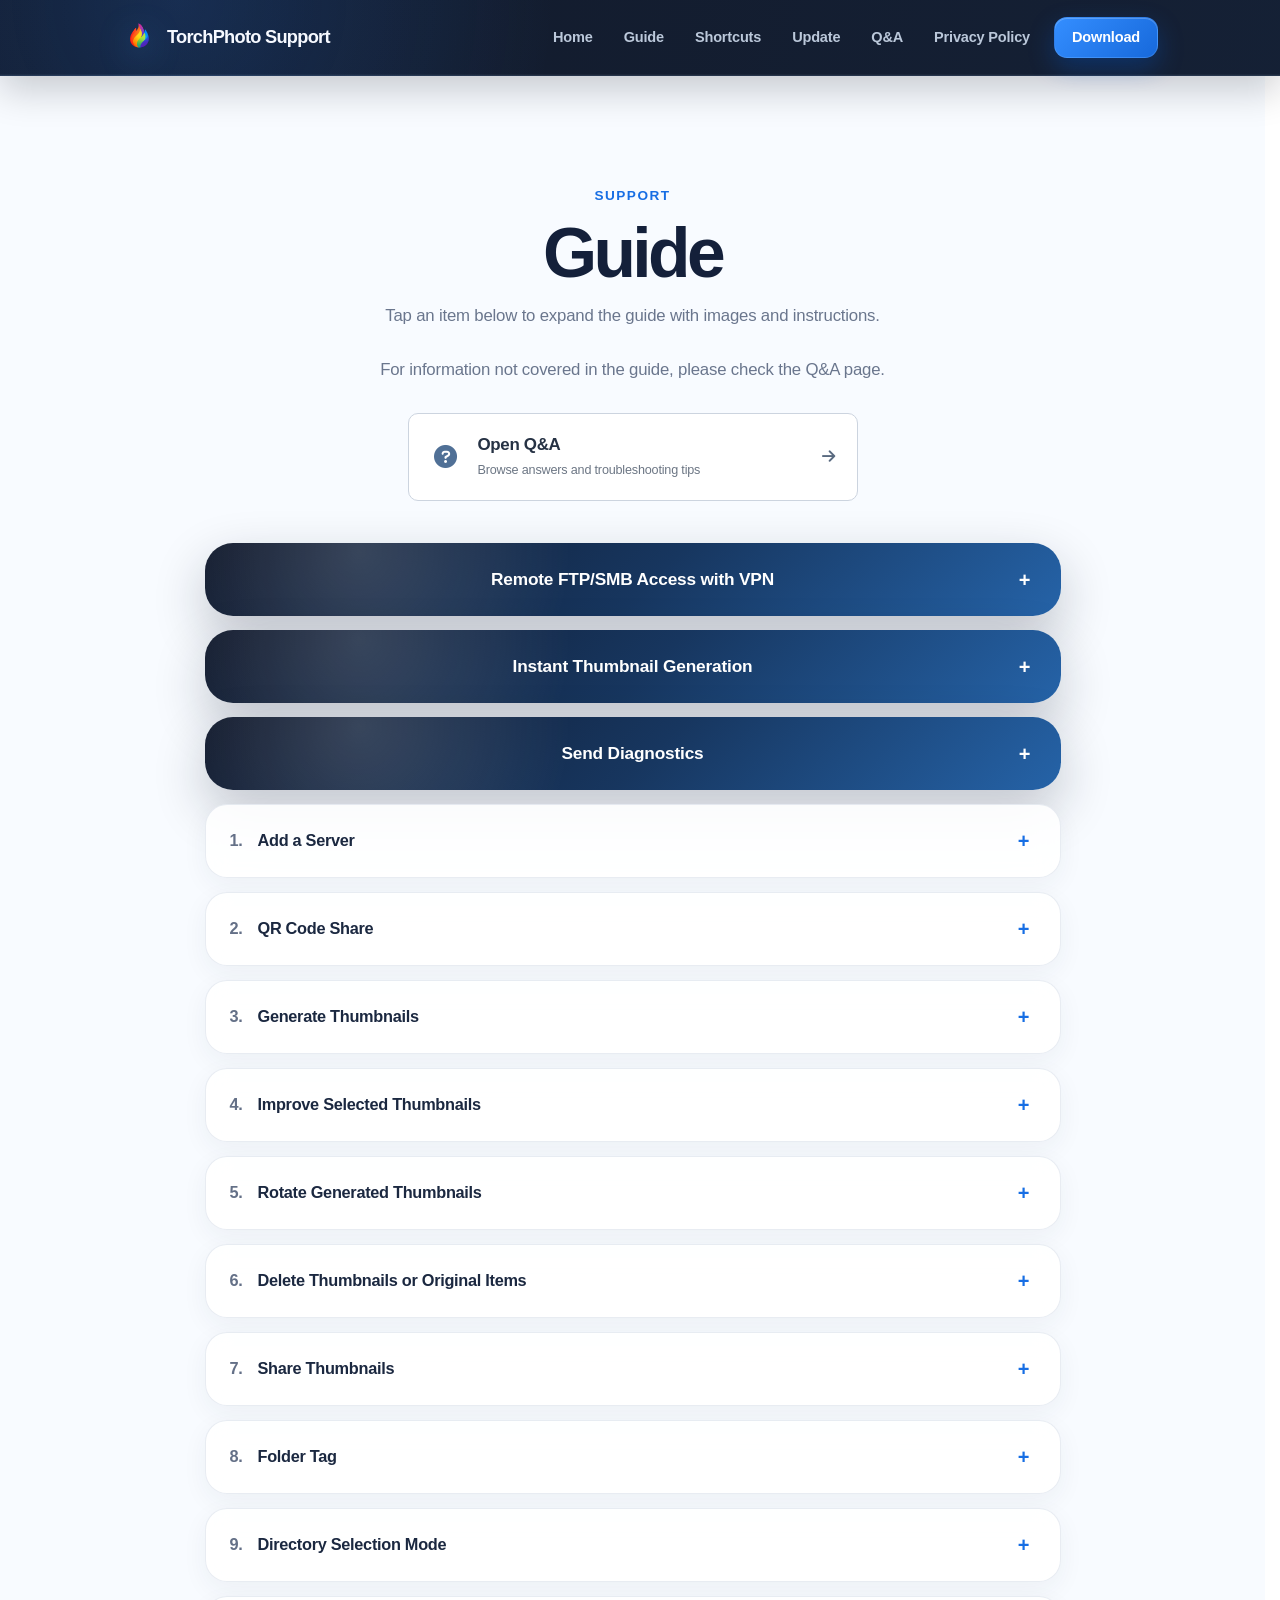
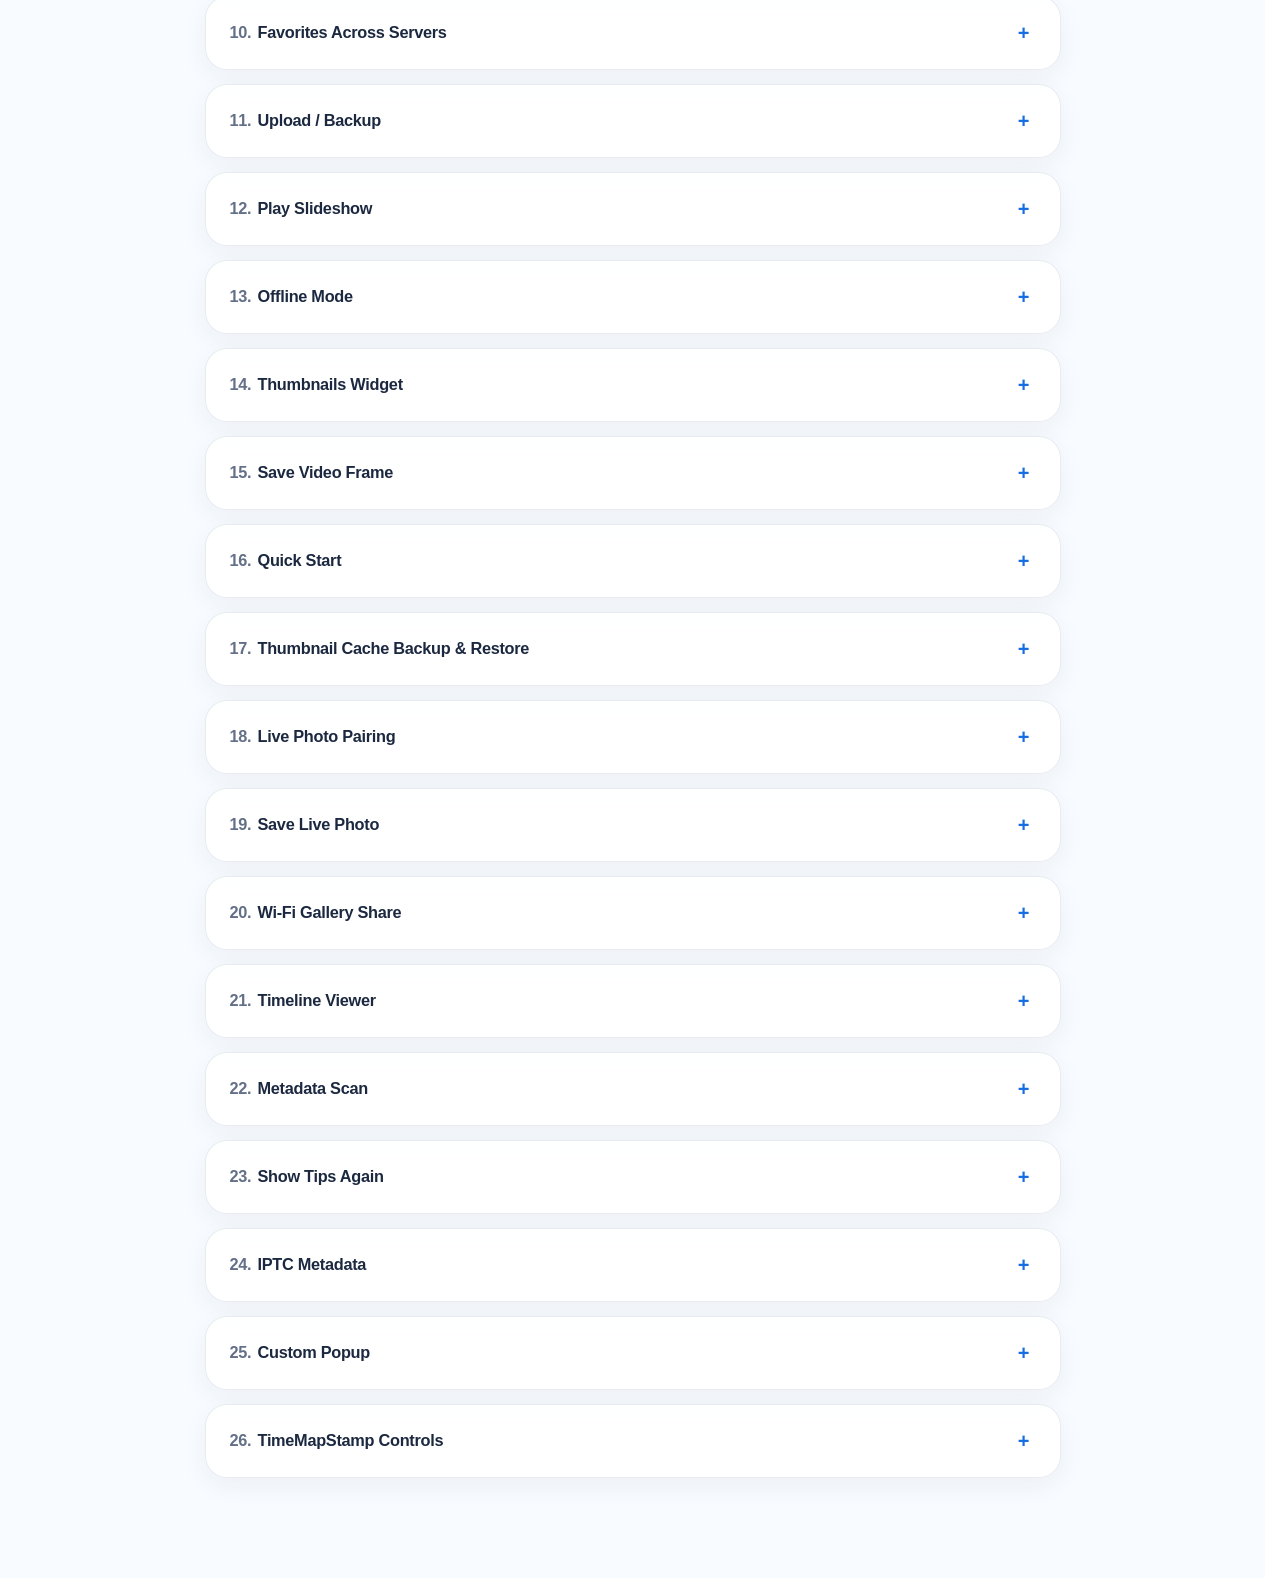
<file: guide.html>
<!DOCTYPE html>
<html lang="en">
<head>
    <meta charset="UTF-8">
    <meta name="viewport" content="width=device-width, initial-scale=1.0">
    <title>Guide - TorchPhoto</title>
    <meta name="description" content="Learn how to connect servers, generate thumbnails, use Timeline Viewer, view IPTC and EXIF metadata, configure Custom Popup, browse offline, and more in TorchPhoto.">
    <link rel="canonical" href="https://torchphoto.com/guide.html">
    <meta property="og:type" content="article">
    <meta property="og:title" content="TorchPhoto Guide">
    <meta property="og:description" content="Learn how to connect servers, generate thumbnails, use Timeline Viewer, view IPTC and EXIF metadata, configure Custom Popup, browse offline, and more in TorchPhoto.">
    <meta property="og:image" content="https://torchphoto.com/main.jpg">
    <meta property="og:url" content="https://torchphoto.com/guide.html">
    <meta name="twitter:card" content="summary_large_image">
    <meta name="twitter:title" content="TorchPhoto Guide">
    <meta name="twitter:description" content="Connect servers, view IPTC and EXIF metadata, configure Custom Popup, and learn TorchPhoto's gallery features.">
    <meta name="twitter:image" content="https://torchphoto.com/main.jpg">
    <link rel="stylesheet" href="style.css">
    <link rel="stylesheet" href="https://cdnjs.cloudflare.com/ajax/libs/font-awesome/6.0.0/css/all.min.css">
	<link rel="icon" type="image/png" href="logo.png">
</head>
<body class="subpage-body">

    <nav>
        <div class="container">
            <div class="logo">
                <img src="logo.png" alt="TorchPhoto Logo">
                <span class="logo-text">TorchPhoto Support</span>
            </div>
            <button class="nav-toggle" type="button" aria-label="Open menu" aria-expanded="false" aria-controls="site-menu">
                <i class="fas fa-bars"></i>
            </button>
            <ul class="nav-links" id="site-menu">
                <li><a href="index.html">Home</a></li>
                <li><a href="guide.html">Guide</a></li>
                <li><a href="shortcuts.html">Shortcuts</a></li>
                <li><a href="update.html">Update</a></li>
                <li><a href="qa.html">Q&amp;A</a></li>
                <li><a href="privacy-policy.html">Privacy Policy</a></li>
                <li><a href="https://apps.apple.com/app/torchphoto-ftp-album-viewer/id6757838041" class="btn-download-small">Download</a></li>
            </ul>
        </div>
    </nav>

    <main class="guide">
        <div class="container narrow-container">
            <div class="page-hero">
                <span class="page-eyebrow">Support</span>
                <h1>Guide</h1>
                <p>Tap an item below to expand the guide with images and instructions.</p>
				<br>
                <p>For information not covered in the guide, please check the Q&amp;A page.</p>
                <a class="guide-qa-cta" href="qa.html">
                    <span class="guide-qa-cta-icon" aria-hidden="true"><i class="fas fa-circle-question"></i></span>
                    <span class="guide-qa-cta-copy">
                        <strong>Open Q&amp;A</strong>
                        <small>Browse answers and troubleshooting tips</small>
                    </span>
                    <i class="fas fa-arrow-right guide-qa-cta-arrow" aria-hidden="true"></i>
                </a>
            </div>

            <div class="guide-list">
                <details class="guide-item" id="vpn-ftp-security">
                    <summary>Remote FTP/SMB Access with VPN</summary>
                    <div class="guide-content">
                        <div class="guide-body guide-body--text">
                            <div class="guide-feature-icon" aria-hidden="true">
                                <i class="fas fa-shield"></i>
                            </div>
                            <div class="guide-copy">
                                <p><b>Note:</b> This is one recommended security approach for using FTP or SMB from outside your local network. It is not a required TorchPhoto setup, so treat it as practical reference guidance and choose the method that best fits your own server and network environment.</p>
                                <h3>Use a VPN for Remote FTP Access</h3>
                                <p>FTP can send login information and file data without encryption, depending on the server configuration. If you need to use FTP from outside your home or office, avoid exposing the FTP port directly to the public internet. Connect to your home or NAS network through a <b>VPN</b> first, then add the FTP server in TorchPhoto using its internal LAN address.</p>
                                <p>SMB is also usually best kept inside a local network. If your NAS supports SMB and your VPN allows access to devices on the home LAN, you can connect through the VPN first and then add the SMB server with its local address instead of opening SMB ports to the internet.</p>
                                <ul>
                                    <li><b>FTP remote setup:</b> VPN + local FTP address</li>
                                    <li><b>Why it helps:</b> the VPN places your device on the local network and reduces direct exposure of plain FTP traffic</li>
                                    <li><b>SMB remote setup:</b> VPN + local SMB address, when your NAS and VPN routing support LAN access</li>
                                    <li><b>Modern VPN option:</b> WireGuard is simple, fast, and widely recommended</li>
                                    <li><b>Avoid when possible:</b> direct public FTP or SMB port forwarding for private photo storage</li>
                                </ul>
                            </div>
                        </div>
                    </div>
                </details>

                <details class="guide-item" id="instant-thumbnail-generation">
                    <summary>Instant Thumbnail Generation</summary>
                    <div class="guide-content">
                        <div class="guide-body guide-body--text">
                            <div class="guide-feature-icon" aria-hidden="true">
                                <i class="fas fa-bolt"></i>
                            </div>
                            <div class="guide-copy">
                                <h3>How Instant Thumbnails Work</h3>
                                <p>Instant thumbnail generation lets TorchPhoto create thumbnails quickly without downloading the full original file from your server. TorchPhoto reads only enough original data to build a preview, so large folders can be prepared faster and with less waiting.</p>
                                <p>You can choose Low, High, or Ultra for instant thumbnail generation. Low prioritizes speed and is the best choice when you want thumbnails as quickly as possible, but a small number of items may fail to generate. High reads more source data to improve the success rate. Ultra reads the most source data and may take longer, but it can further improve the chance of creating thumbnails for difficult files. All three options produce thumbnails with the same final dimensions and storage quality.</p>
                                <p>If an instant thumbnail still fails, you can generate it later with TorchPhoto's high-quality thumbnail improvement feature. Thumbnail improvement creates standard high-quality TorchPhoto thumbnails without the instant-thumbnail limitations, so failed instant thumbnails can still be completed reliably.</p>
                                <ul>
                                    <li><b>Low:</b> fastest instant thumbnail generation, with a chance that some thumbnails may fail</li>
                                    <li><b>High:</b> reads more source data than Low to increase thumbnail generation success</li>
                                    <li><b>Ultra:</b> reads the most source data and may take longer, but offers the best chance for difficult files</li>
                                    <li><b>Recommended flow:</b> start with instant thumbnails, then use thumbnail improvement for failed items or thumbnails that need better detail</li>
                                </ul>
                            </div>
                        </div>
                    </div>
                </details>

                <details class="guide-item" id="send-diagnostics">
                    <summary>Send Diagnostics</summary>
                    <div class="guide-content">
                        <div class="guide-body guide-body--text">
                            <div class="guide-feature-icon" aria-hidden="true">
                                <i class="fas fa-bug"></i>
                            </div>
                            <div class="guide-copy">
                                <h3>Help Improve TorchPhoto When a Diagnostic Notice Appears</h3>
                                <p>If TorchPhoto detects diagnostic information that may help explain an error, a diagnostic item can appear in <b>Settings</b>. Please tap <b>Send Error</b> whenever possible. TorchPhoto prepares a feedback email with the diagnostic report attached so the problem can be investigated and improved. Review the prepared email, add any helpful details about what you were doing, and send it.</p>
                                <p>Diagnostic reports are not uploaded automatically. Choosing <b>Ignore</b> closes the notice without sending a report, so use it only when you do not want to report the issue. Sending the report is the most useful option because the technical context can make an intermittent problem possible to reproduce and fix.</p>
                                <ul>
                                    <li>Open the diagnostic item shown in Settings</li>
                                    <li>Tap Send Error and review the prepared feedback email</li>
                                    <li>Add the steps that led to the problem, then send the email</li>
                                </ul>
                            </div>
                        </div>
                    </div>
                </details>

                <details class="guide-item" id="add-a-server">
                    <summary><span class="guide-number">1.</span> Add a Server</summary>
                    <div class="guide-content">
                        <div class="guide-body">
                            <img src="Guide/Guide1.jpg" alt="Add a Server">
                            <div class="guide-copy">
                                <h3>How to Add a Server</h3>
                                <p>Open the add server screen and choose the protocol your server actually uses: FTP, SFTP, SMB, or WebDAV. Enter the address, port, login information, and root path, then test the connection before saving. The root path controls the highest folder TorchPhoto can browse, so it must match the server setup; for SMB, it normally begins with the shared folder name.</p>
                                <p>A successful test confirms that the server accepted the connection. If the server list is still empty, check the root path, folder permissions, and whether the folder contains supported photos or videos. A server on your home network also requires iOS Local Network permission, while access from outside the home requires a reachable server address or a VPN connection.</p>
                                <ul>
                                    <li>Select the correct protocol and enter its address and port</li>
                                    <li>Enter the login information and the server root path</li>
                                    <li>Test the connection, then save the server</li>
                                </ul>
                            </div>
                        </div>
                    </div>
                </details>

                <details class="guide-item" id="qr-code-share-scan">
                    <summary><span class="guide-number">2.</span> QR Code Share</summary>
                    <div class="guide-content">
                        <div class="guide-body">
                            <img src="Guide/Guide2.jpg" alt="QR Code Share & Scan">
                            <div class="guide-copy">
                                <h3>QR Code Sharing and Scanning</h3>
                                <p>A server QR code packages the connection settings needed by another TorchPhoto installation, reducing manual entry of the protocol, address, port, and folder path. Long-press the server, create the QR code, and scan it on the receiving device to review and register the connection.</p>
                                <p>The QR code does not make a private server accessible from the internet. The receiving device must still be able to reach the server through the same network, a public address, or a VPN. Because the code contains private connection information, share it only with people and devices you trust.</p>
                                <ul>
                                    <li>Long-press a server item and select Share QR</li>
                                    <li>Scan the code on another device and review the imported settings</li>
                                    <li>Connect from a network that can reach the server</li>
                                </ul>
                            </div>
                        </div>
                    </div>
                </details>

                <details class="guide-item" id="generate-thumbnails">
                    <summary><span class="guide-number">3.</span> Generate Thumbnails</summary>
                    <div class="guide-content">
                        <div class="guide-body">
                            <img src="Guide/Guide3.jpg" alt="Generate Thumbnails">
                            <div class="guide-copy">
                                <h3>Generate Thumbnails</h3>
                                <p>Thumbnail generation reads supported photos and videos from the current folder—or from the entire registered server when you choose server-wide generation—and creates lightweight previews for gallery browsing. These previews are stored locally as TorchPhoto app data and never modify the original files on your server.</p>
                                <p>TorchPhoto first tries to read only the data needed for a preview. If a server or file format does not support that method, it may request more data or temporarily download the file. Very large or unsupported videos may show a placeholder instead. Opening a photo or video can temporarily pause generation so the item you selected loads first.</p>
                                <ul>
                                    <li>Move to a folder containing photos or videos</li>
                                    <li>Run thumbnail generation for the current folder or the entire server</li>
                                    <li>Keep the generated thumbnails for faster browsing, Offline Mode, Timeline Viewer, and widgets</li>
                                </ul>
                            </div>
                        </div>
                    </div>
                </details>

                <details class="guide-item" id="improve-thumbnails">
                    <summary><span class="guide-number">4.</span> Improve Selected Thumbnails</summary>
                    <div class="guide-content">
                        <div class="guide-body">
                            <img src="Guide/Guide4.jpg" alt="Improve Selected Thumbnails">
                            <div class="guide-copy">
                                <h3>Replace Failed or Incomplete Instant Thumbnails</h3>
                                <p>Instant Thumbnail Generation reads only part of the source file so previews can be created quickly. Depending on the media file, an instant thumbnail may occasionally appear partially gray or cropped, or it may fail to generate.</p>
                                <p>Long-press the affected item to select it, then tap <b>Improve Thumbnail</b>. TorchPhoto creates a standard high-quality thumbnail for that selected item using the original media.</p>
                                <p>The instant-thumbnail failure rate depends on the source files in your library. If you prefer not to use instant thumbnails, turn <b>Instant Thumbnail Generation</b> off in Settings and use TorchPhoto's standard high-quality thumbnail generation instead.</p>
                                <ul>
                                    <li>Select an incomplete or failed thumbnail with a long press</li>
                                    <li>Tap Improve Thumbnail to rebuild it at high quality</li>
                                    <li>Turn off Instant Thumbnail Generation in Settings when you do not want to use it</li>
                                </ul>
                            </div>
                        </div>
                    </div>
                </details>

                <details class="guide-item" id="rotate-thumbnails">
                    <summary><span class="guide-number">5.</span> Rotate Generated Thumbnails</summary>
                    <div class="guide-content">
                        <div class="guide-body">
                            <img src="Guide/Guide5.jpg" alt="Rotate Generated Thumbnails">
                            <div class="guide-copy">
                                <h3>Correct a Thumbnail's Display Orientation</h3>
                                <p>If a generated thumbnail is displayed in a different orientation from the original photo or video, long-press the item to select it and use <b>Rotate Thumbnail</b>. Repeat the rotation until the preview is shown in the correct direction.</p>
                                <p>This changes only TorchPhoto's generated thumbnail. It does not rotate or modify the original file stored on your server.</p>
                                <ul>
                                    <li>Long-press the item with the incorrect thumbnail orientation</li>
                                    <li>Tap Rotate Thumbnail until the preview is correct</li>
                                    <li>The original server file remains unchanged</li>
                                </ul>
                            </div>
                        </div>
                    </div>
                </details>

                <details class="guide-item" id="delete-thumbnails-items">
                    <summary><span class="guide-number">6.</span> Delete Thumbnails or Original Items</summary>
                    <div class="guide-content">
                        <div class="guide-body">
                            <img src="Guide/Guide6.jpg" alt="Delete Thumbnails or Original Items">
                            <div class="guide-copy">
                                <h3>Choose Carefully Between Thumbnail and Item Deletion</h3>
                                <p><b>Delete Thumbnail</b> removes only the generated thumbnail stored by TorchPhoto. The original file remains on the server and its thumbnail can be generated again later.</p>
                                <p><b>Delete Item</b> removes both the generated thumbnail and the original file from the server. Check the selected items carefully before confirming because server-side deletion may not be recoverable.</p>
                                <p>For PRO users with Video Pairing enabled, deleting a paired Live Photo item also deletes its matching video file from the server.</p>
                                <ul>
                                    <li>Use Delete Thumbnail to remove only TorchPhoto's generated preview</li>
                                    <li>Use Delete Item only when the original server file should also be deleted</li>
                                    <li>Paired Live Photo videos are deleted together when Video Pairing is enabled in PRO</li>
                                </ul>
                            </div>
                        </div>
                    </div>
                </details>

                <details class="guide-item" id="share-thumbnails">
                    <summary><span class="guide-number">7.</span> Share Thumbnails</summary>
                    <div class="guide-content">
                        <div class="guide-body">
                            <img src="Guide/Guide7.jpg" alt="Share Thumbnails">
                            <div class="guide-copy">
                                <h3>Share Thumbnails</h3>
                                <p>Thumbnail Share collects generated preview images into one lightweight zip file while preserving the server's folder structure. It is designed for quick selection, review, or sample delivery when sending every full-resolution original would be unnecessarily large.</p>
                                <p>The archive contains preview images, not the original photos or access to your server. A recipient who needs the final full-resolution files must receive those separately. Unlimited thumbnail sharing is available in PRO.</p>
                                <ul>
                                    <li>Long-press a server item and select Share Thumbnails</li>
                                    <li>Create a single zip file of lightweight previews</li>
                                    <li>Share samples while keeping the original folder path structure</li>
                                </ul>
                            </div>
                        </div>
                    </div>
                </details>

                <details class="guide-item" id="viewer-organization">
                    <summary><span class="guide-number">8.</span> Folder Tag</summary>
                    <div class="guide-content">
                        <div class="guide-body">
                            <img src="Guide/Guide8.jpg" alt="Folder Tag">
                            <div class="guide-copy">
                                <h3>Folder Tag Feature</h3>
                                <p>Folder tags are labels stored by TorchPhoto to help you find important server folders without changing the folders themselves. Tap a folder name, enter one or more tags separated by commas, and later search those tags from the server list screen.</p>
                                <p>Adding or editing a tag does not rename, move, or write anything into the server folder. It only changes how that folder is organized inside TorchPhoto.</p>
                                <ul>
                                    <li>Tap the folder name to assign tags</li>
                                    <li>Use commas for multiple tags</li>
                                    <li>Search tags on the server list screen</li>
                                </ul>
                            </div>
                        </div>
                    </div>
                </details>

                <details class="guide-item" id="directory-selection-mode">
                    <summary><span class="guide-number">9.</span> Directory Selection Mode</summary>
                    <div class="guide-content">
                        <div class="guide-body">
                            <img src="Guide/Guide9.jpg" alt="Directory Selection Mode">
                            <div class="guide-copy">
                                <h3>Select One Item or the Entire Directory</h3>
                                <p>In Directory View, long-press an item to enter selection mode and select that one item. If you continue holding a little longer, TorchPhoto selects every item in the current directory.</p>
                                <p>Release when the single item becomes selected if you want to work with only that item. Keep holding until the full-directory selection appears when you want to apply the same action to everything shown in the directory.</p>
                                <ul>
                                    <li>Long-press and release to select one item</li>
                                    <li>Continue holding slightly longer to select all items in the directory</li>
                                    <li>Review the selection before running a batch action</li>
                                </ul>
                            </div>
                        </div>
                    </div>
                </details>

                <details class="guide-item" id="favorites">
                    <summary><span class="guide-number">10.</span> Favorites Across Servers</summary>
                    <div class="guide-content">
                        <div class="guide-body">
                            <img src="Guide/Guide10.jpg" alt="Favorites Across Servers">
                            <div class="guide-copy">
                                <h3>Keep Important Items Together</h3>
                                <p>Select one or more items in Directory View, then tap the <b>Star</b> button to add them to Favorites. Open the <b>Favorites</b> button on the server list to see your saved items together in one convenient view.</p>
                                <p>Favorites can combine items from different registered servers even when those servers use different protocols, including FTP, SFTP, SMB, and WebDAV. Each original remains on its own server, so that server must still be reachable when you open or use the full file.</p>
                                <ul>
                                    <li>Select items and tap the Star button</li>
                                    <li>Open Favorites from the server list</li>
                                    <li>Browse favorite items from different server protocols in one place</li>
                                </ul>
                            </div>
                        </div>
                    </div>
                </details>

                <details class="guide-item" id="upload-backup">
                    <summary><span class="guide-number">11.</span> Upload / Backup</summary>
                    <div class="guide-content">
                        <div class="guide-body">
                            <img src="Guide/Guide11.jpg" alt="Upload / Backup">
                            <div class="guide-copy">
                                <h3>Upload and Backup</h3>
                                <p>Upload sends selected photos and videos from your iPhone directly to a folder inside the registered FTP, SFTP, SMB, or WebDAV root. Choose the destination folder before starting; TorchPhoto can create a new folder when the server protocol and account permissions allow it. Successful uploads can also generate thumbnails automatically, so the new items are ready for gallery browsing.</p>
                                <p>For a date-based backup, long-press the upload button on the server list and choose Today, Yesterday, This Week, This Month, or a custom range. The custom end date is included. Check the upload log for completed and failed items, and keep TorchPhoto in the foreground during a large transfer because iOS can pause long network work in the background.</p>
                                <ul>
                                    <li>Select photos and videos to upload</li>
                                    <li>Choose a destination inside the registered server root</li>
                                    <li>Use date-based selection for repeat backups and review the upload log</li>
                                </ul>
                                <p><b>Back up with Shortcuts (PRO):</b> Open <b>Settings → Set Up Shortcut</b> and choose today’s captures or selected items in the popup. Choose a saved <b>Server</b> and <b>Folder</b> when adding the shortcut, then review your options on the Upload page.</p>
                                <p>Today’s shortcut uses the current date and can run from a Personal Automation. The selected-items shortcut asks you to choose photos and videos every time, without filtering by date. For a custom period, use <b>Upload by Date</b>; for files passed from other shortcut steps, use <b>Upload Files</b>. Both require PRO.</p>
                                <p><a href="shortcutsetting.html">Set up a backup shortcut</a> · <a href="shortcuts.html">Shortcuts, Live Photos, and automation guide</a></p>
                            </div>
                        </div>
                    </div>
                </details>

                <details class="guide-item" id="play-slideshow">
                    <summary><span class="guide-number">12.</span> Play Slideshow</summary>
                    <div class="guide-content">
                        <div class="guide-body">
                            <img src="Guide/Guide12.jpg" alt="Play Slideshow">
                            <div class="guide-copy">
                                <h3>Play Slideshow</h3>
                                <p>Slideshow turns the photos stored on a selected server into automatic album-style playback. Long-press the server item to start, then set the playback interval and choose how the images fill the screen. TorchPhoto remembers slideshow settings separately for each server.</p>
                                <p>You can also set background music and a starting volume, or select multiple songs from the Music app for sequential, repeating playback. Photos are loaded from the server as the slideshow runs, so a stable connection helps when original files have not already been loaded. This feature is available in PRO.</p>
                                <ul>
                                    <li>Long-press a server item to start the slideshow</li>
                                    <li>Adjust the playback interval and screen-fill behavior</li>
                                    <li>Add one or more Music app songs for repeating playback</li>
                                </ul>
                            </div>
                        </div>
                    </div>
                </details>

                <details class="guide-item" id="offline-mode">
                    <summary><span class="guide-number">13.</span> Offline Mode</summary>
                    <div class="guide-content">
                        <div class="guide-body">
                            <img src="Guide/Guide13.jpg" alt="Offline Mode">
                            <div class="guide-copy">
                                <h3>Offline Mode</h3>
                                <p>Offline Mode uses the generated thumbnail cache and remembered folder structure to let you browse prepared server galleries when the server is powered off or the network is unavailable. Generate thumbnails while connected before traveling or entering an area with an unstable connection.</p>
                                <p>Offline browsing does not download or duplicate every original file. Opening, saving, or sharing a full-resolution original still requires access to the server unless that file was separately saved on the device. If a server address, port, folder name, or file path changes, TorchPhoto may treat it as a new item and require a new thumbnail.</p>
                                <ul>
                                    <li>Generate the folders you need before going offline</li>
                                    <li>Browse cached previews while preserving the server folder structure</li>
                                    <li>Reconnect to the server when you need an original file</li>
                                </ul>
                            </div>
                        </div>
                    </div>
                </details>

                <details class="guide-item" id="thumbnails-widget">
                    <summary><span class="guide-number">14.</span> Thumbnails Widget</summary>
                    <div class="guide-content">
                        <div class="guide-body">
                            <img src="Guide/Guide14.jpg" alt="Thumbnails Widget">
                            <div class="guide-copy">
                                <h3>Thumbnail Widget</h3>
                                <p>The widget displays generated photo thumbnails from the server and folder selected in TorchPhoto's widget settings. It reads the local thumbnail cache, so it can continue showing prepared images even when the server or internet connection is unavailable.</p>
                                <p>Generate thumbnails first, then choose the desired server and folder in Settings. Only generated thumbnails that match that selection are used; placeholder previews and items whose server path has changed are not treated as available widget images.</p>
                                <ul>
                                    <li>Generate thumbnails, then go to the settings screen</li>
                                    <li>Select a folder in widget settings at the bottom</li>
                                    <li>Keep the cached previews available for offline widget display</li>
                                </ul>
                            </div>
                        </div>
                    </div>
                </details>

                <details class="guide-item" id="save-video-frame">
                    <summary><span class="guide-number">15.</span> Save Video Frame</summary>
                    <div class="guide-content">
                        <div class="guide-body">
                            <img src="Guide/Guide15.jpg" alt="Save Video Frame">
                            <div class="guide-copy">
                                <h3>Save Video Frame</h3>
                                <p>Move to the moment you want in a server video, then long-press the video to open its metadata view. The frame section at the bottom lets you save the selected moment as an image while preserving the source video's resolution. The original video on the server is not changed.</p>
								<p>This works the same way in the paired video (Live Photo) viewer. Long-press the paired video to display its frames at the bottom, choose the desired frame, and use the same save button.</p>
                                <ul>
                                    <li>Play a video from the server</li>
                                    <li>Long-press the video to view metadata</li>
                                    <li>Save a frame from the bottom section of the metadata view</li>
                                </ul>
                            </div>
                        </div>
                    </div>
                </details>
				
                <details class="guide-item" id="Quick-Start">
					<summary><span class="guide-number">16.</span> Quick Start</summary>
						<div class="guide-content">
							<div class="guide-body">
								<img src="Guide/Guide16.jpg" alt="Quick Start">
								<div class="guide-copy">
									<h3>Quick Start</h3>
									<p>Quick Start is a PRO-only launch option that skips the logo screen and opens the server list immediately. Enable it in Settings when TorchPhoto is mainly used to reach an existing server as quickly as possible.</p>
									<p>This changes only the first screen shown at launch. It does not connect to a server automatically, start a backup, or change any saved server settings.</p>
									<ul>
										<li>Open Settings in TorchPhoto</li>
										<li>Enable the Quick Start feature</li>
										<li>Launch the app and go straight to the server list screen</li>
                                </ul>
                            </div>
                        </div>
                    </div>
                </details>				
				
                <details class="guide-item" id="Thumbnail-Cache-Backup-&-Restore">
					<summary><span class="guide-number">17.</span> Thumbnail Cache Backup & Restore</summary>
						<div class="guide-content">
							<div class="guide-body">
								<img src="Guide/Guide17.jpg" alt="Thumbnail Cache Backup & Restore">
								<div class="guide-copy">
									<h3>Thumbnail Cache Backup & Restore</h3>
									<p>Thumbnail Cache Backup &amp; Restore is a PRO-only feature that exports generated previews so they can be restored without reading every photo and video from the server again. It is useful before changing devices, reinstalling TorchPhoto, or preparing another iOS device that connects to the same server.</p>
									<p>The backup contains thumbnail data only—it is not a backup of your original photos, videos, or server. Restored thumbnails match most reliably when the server identity and folder paths remain the same. Keep TorchPhoto in the foreground during a large backup or restore, then open the matching server to confirm that its gallery cache is available.</p>
                                	<ul>
										<li>Open Settings in TorchPhoto</li>
										<li>Go to Thumbnail Cache Backup &amp; Restore</li>
										<li>Export the generated cache, then restore it on a matching server setup when needed</li>
                                </ul>
                            </div>
                        </div>
                    </div>
                </details>				
				
                <details class="guide-item" id="Live-Photo-Pairing">
					<summary><span class="guide-number">18.</span> Live Photo Pairing</summary>
						<div class="guide-content">
							<div class="guide-body">
								<img src="Guide/Guide18.jpg" alt="Live Photo Pairing">
								<div class="guide-copy">
									<h3>Live Photo Pairing</h3>
									<p>When an iOS Live Photo is stored on a server, it normally appears as two separate files: one photo and one short video. With Video Pairing enabled, TorchPhoto recognizes files in the same folder that have the same base filename—such as <strong>IMG_0001.HEIC</strong> and <strong>IMG_0001.MOV</strong>—and presents them together as one Live Photo-style item. This feature is available in PRO.</p>
									<p>The paired video may no longer appear as a separate item in the normal file list because it is opened from the pairing control in the photo viewer. Pairing changes only how the two files are displayed in TorchPhoto; it does not merge, rename, or modify the files on the server.</p>
                                	<ul>
										<li>Turn on the Video Pairing feature in Settings</li>
										<li>Keep the matching photo and video in the same folder with the same base filename</li>
										<li>A short video will play from the icon in the top-left corner of the photo viewer</li>
                                </ul>
                            </div>
                        </div>
                    </div>
                </details>			

                <details class="guide-item" id="Save-Live-Photo">
					<summary><span class="guide-number">19.</span> Save Live Photo</summary>
						<div class="guide-content">
							<div class="guide-body">
								<img src="Guide/Guide19.jpg" alt="Save Live Photo">
								<div class="guide-copy">
									<h3>Save Live Photo</h3>
									<p>Save Live Photo retrieves both parts of a valid paired item—the still photo and its matching short video—and adds them to the iOS Photos app as one Live Photo. The two source files remain separate and unchanged on the server. This feature is available in PRO.</p>
									<p>Both original files must still be accessible, so connect to the server before saving. Open the pairing video from the photo viewer, long-press it, and use the Save Live Photo button shown at the bottom.</p>
									<ul>
										<li>Turn on the Video Pairing feature in Settings</li>
										<li>Play the Live Photo video for the photo you want to save</li>
										<li>Long-press the Live Photo and tap the Save Live Photo button at the bottom</li>
                                </ul>
                            </div>
                        </div>
                    </div>
                </details>
				
				<details class="guide-item" id="WiFi-Gallery-Share">
					<summary><span class="guide-number">20.</span> Wi-Fi Gallery Share</summary>
						<div class="guide-content">
							<div class="guide-body">
								<img src="Guide/Guide20.jpg" alt="Wi-Fi Gallery Share">
								<div class="guide-copy">
									<h3>Wi-Fi Gallery Share</h3>
									<p>Wi-Fi Gallery Share starts a temporary gallery web server on your iPhone. Another phone, tablet, or computer can open the address shown by TorchPhoto or use its shared link or QR code to browse the shared photos and videos in Chrome, Safari, or another browser. The receiving device does not need TorchPhoto installed. If PIN protection is enabled, opening the plain address asks for the PIN; links and QR codes shared from the gallery include access without typing it.</p>
									<p>The gallery works over a reachable Wi-Fi or Personal Hotspot network and is not uploaded to a cloud service. Keep TorchPhoto on the sharing screen and allow Local Network access. Leaving that screen or putting the app in the background ends sharing. Guest Wi-Fi or router client-isolation settings can block access even on the same network. To change the port, tap the displayed URL, choose <b>Change Port</b>, enter an allowed number, and save with the checkmark. The gallery switches to the new address and remembers the port for next time.</p>
                                	<ul>
										<li>Long-press a server, choose <b>Wi-Fi Gallery</b>, and keep the sharing screen open</li>
										<li>Tap the displayed URL and choose <b>Share</b> for a link or <b>QR</b> to display and share its QR code</li>
										<li>Stop sharing when the local gallery no longer needs to be available</li>
                                </ul>
                            </div>
                        </div>
                    </div>
                </details>

                <details class="guide-item" id="timeline-viewer">
                    <summary><span class="guide-number">21.</span> Timeline Viewer</summary>
                    <div class="guide-content">
                        <div class="guide-body">
                            <img src="Guide/Guide21.jpg" alt="Timeline Viewer">
                            <div class="guide-copy">
                                <h3>Browse Generated Thumbnails by Date or Location</h3>
                                <p>Tap the Timeline Viewer button on the server list to browse generated thumbnails across your registered servers. Choose <b>Year</b>, <b>Month</b>, or <b>Day</b> to change the date grouping, or choose <b>Location</b> to explore items that contain GPS metadata on a map.</p>
                                <p>To jump to another date, tap the date heading at the top of Timeline Viewer. In Year view, select a year. In Month view, select a year and then a month. In Day view, select a year, month, and day in order. The picker shows only dates that actually contain generated thumbnails, so unavailable dates are not presented as empty destinations.</p>
                                <p>TorchPhoto sorts an item by its embedded capture date when that date has been verified. If no usable capture date is available, it uses the file modification date instead. Recently captured items appear first. Newly generated or regenerated thumbnails save available capture-date and location information immediately; run Metadata Scan to fill this information for older thumbnails.</p>
                                <p>The Location view groups nearby items according to the map zoom level. A marker shows a representative thumbnail and the total item count; zooming in separates the group into smaller areas, and tapping it opens a regional timeline with Year, Month, and Day views. Items without GPS metadata remain available in the date timeline but do not appear on the map.</p>
                                <ul>
                                    <li>Generate thumbnails before using Timeline Viewer</li>
                                    <li>Use Year, Month, Day, or Location from the timeline controls</li>
                                    <li>Tap the date heading to jump through the available year, month, and day hierarchy</li>
                                    <li>Change the grid between 3 and 8 columns when you need a different thumbnail size</li>
                                    <li>Connect to the server when you need to open, save, or share a full original that is not stored locally</li>
                                </ul>
                            </div>
                        </div>
                    </div>
                </details>

                <details class="guide-item" id="metadata-scan">
                    <summary><span class="guide-number">22.</span> Metadata Scan</summary>
                    <div class="guide-content">
                        <div class="guide-body">
                            <img src="Guide/Guide22.jpg" alt="Metadata Scan">
                            <div class="guide-copy">
                                <h3>Update Capture Dates and Locations for Existing Thumbnails</h3>
                                <p>On the server list, <b>long-press the Timeline Viewer button</b>. TorchPhoto first prepares the list of eligible items, then opens Metadata Scan and begins working. You can cancel during preparation. The scan includes photos and videos that already have generated thumbnails; it does not crawl every original file on the server or add items that have no thumbnail.</p>
                                <p>Metadata Scan records an available capture date and GPS location in TorchPhoto's local thumbnail metadata index. It normally reads only the parts of an original that are needed. For a video whose metadata cannot be confirmed from a partial read, TorchPhoto can temporarily download the complete original once for a deeper check and remove the temporary file afterward. A completed full check is remembered so a video that genuinely has no such metadata is not downloaded in full on every scan.</p>
                                <p>Keep the scan page open until it finishes. TorchPhoto prevents the screen from sleeping while work is active and shows counts for <b>Capture Date</b>, <b>Location</b>, and <b>Unable to Verify</b>. Tap <b>Stop</b> when necessary; after the current work stops safely, the button changes to <b>Close</b>. Missing metadata is normal—TorchPhoto never invents a date or location that is not present in the original.</p>
                                <ul>
                                    <li>Use it after updating from an older version, or when dates and map locations for existing thumbnails look incomplete</li>
                                    <li>Only thumbnail-backed items are scanned</li>
                                    <li>Items without a verified capture date use their file modification date for sorting</li>
                                    <li>The scan also removes stale metadata records whose matching thumbnails no longer exist and rebuilds timeline data</li>
                                </ul>
                            </div>
                        </div>
                    </div>
                </details>

                <details class="guide-item" id="reset-tips">
                    <summary><span class="guide-number">23.</span> Show Tips Again</summary>
                    <div class="guide-content">
                        <div class="guide-body">
                            <img src="Guide/Guide23.jpg" alt="Show Tips Again">
                            <div class="guide-copy">
                                <h3>Reset Feature Tips</h3>
                                <p>If you dismissed a TorchPhoto tip and want to see it again, open <b>Settings</b>, scroll to the bottom, and tap <b>Reset Tips</b>. Tips for the related features will appear again the next time you enter their screens or perform their actions.</p>
                                <p>This also restores the Shortcuts suggestion above the server section on the Upload page. Closing that suggestion or using its setup link hides it until you reset tips. Its button opens the website guide; Settings → Set Up Shortcut opens the two shortcut choices.</p>
                                <p>Reset Tips changes only the saved tip visibility. It does not remove registered servers, thumbnails, captions, media, subscriptions, or other app settings.</p>
                                <ul>
                                    <li>Open Settings and scroll to the bottom</li>
                                    <li>Tap Reset Tips</li>
                                    <li>Return to the related feature to view its tip again</li>
                                </ul>
                            </div>
                        </div>
                    </div>
                </details>

                <details class="guide-item" id="iptc-metadata">
                    <summary><span class="guide-number">24.</span> IPTC Metadata</summary>
                    <div class="guide-content">
                        <div class="guide-body">
                            <img src="Guide/Guide24.jpg" alt="IPTC Metadata">
                            <div class="guide-copy">
                                <h3>View and Organize EXIF and IPTC Information</h3>
                                <p>Long-press a supported photo or video in the viewer to open its metadata. TorchPhoto displays the information that is actually embedded in the file, including available file details, EXIF camera data, capture date, location information, and IPTC fields such as title, headline, description, keywords, creator, credit, copyright, and location names. EXIF and IPTC labels help identify the source of each field.</p>
                                <p>An IPTC title is not the same as the media filename, and IPTC information is separate from TorchPhoto's own caption feature. If a file does not contain a particular field, TorchPhoto leaves it out rather than inventing a value. Viewing and organizing metadata in TorchPhoto does not modify the original file on your server.</p>
                                <p>Use the edit button beside the metadata close button to choose which EXIF, IPTC, file, and location fields are visible. Drag the fields to arrange them in the order you want. These display preferences are saved as app data and are included in TorchPhoto's supported backup and restore process.</p>
                                <ul>
                                    <li>Long-press supported media to open the metadata view</li>
                                    <li>Use the EXIF and IPTC labels to identify each type of information</li>
                                    <li>Open Edit to show, hide, and reorder metadata fields</li>
                                </ul>
                            </div>
                        </div>
                    </div>
                </details>

                <details class="guide-item" id="custom-popup">
                    <summary><span class="guide-number">25.</span> Custom Popup</summary>
                    <div class="guide-content">
                        <div class="guide-body">
                            <img src="Guide/Guide25.jpg" alt="Custom Popup">
                            <div class="guide-copy">
                                <h3>Display Selected Metadata Directly in the Viewer</h3>
                                <p>Open <b>Settings</b> and enable <b>Custom Popup</b>, then open its popup settings. The feature is off by default on a new installation. Choose the metadata fields to display and arrange their order. Each field can use a custom display title and font size. You can also set a temporary display duration or keep the popup visible, adjust its background transparency and text shadow, and decide whether it appears after TimeMapStamp.</p>
                                <p>Lock Position places the popup at the Top Left or Top Right of the media's actual displayed area and applies the matching text alignment automatically. When Lock Position is off, press and hold only the popup box in the viewer, then drag it to the desired location. TorchPhoto remembers the saved position. Quickly double-tap the popup to hide it.</p>
                                <p>The popup appears after the original media and its metadata are ready in supported image, video, GIF, APNG, animated WebP, and AVIF viewers. Starting to zoom hides it for the current item so it does not cover the enlarged media. The popup does not replace the full metadata view opened by long-pressing the viewer, and its settings do not modify the original file.</p>
                                <ul>
                                    <li>Go to Settings, enable Custom Popup, and open Popup Settings</li>
                                    <li>Choose fields, titles, sizes, timing, transparency, shadow, and position</li>
                                    <li>Long-press the popup to move it when unlocked, or double-tap it to hide it</li>
                                </ul>
                            </div>
                        </div>
                    </div>
                </details>

                <details class="guide-item" id="timemapstamp-controls">
                    <summary><span class="guide-number">26.</span> TimeMapStamp Controls</summary>
                    <div class="guide-content">
                        <div class="guide-body">
                            <img src="Guide/Guide26.jpg" alt="TimeMapStamp Controls">
                            <div class="guide-copy">
                                <h3>Show, Hide, and Explore from TimeMapStamp</h3>
                                <p>When TimeMapStamp is enabled and usable information is available, it appears when the viewer opens and remains visible until you hide it. Briefly tap the information card or mini map to hide it. While it is hidden, tap the lower area of the screen to show it again. The state you choose is preserved as you swipe between photos and videos, and the interaction does not prevent the viewer's normal swipe gestures.</p>
                                <p>In PRO, long-press the time area to open the daily timeline for that date, or long-press the mini map to open the location-based timeline for that place. In FREE, long-pressing the mini map opens the location in the Maps app. These visibility and long-press actions provide subtle haptic feedback.</p>
                                <p>The first time you hide TimeMapStamp, a short guide explains these controls. Choose not to show it again if you no longer need it. To view the guide later, open Settings and use Reset Tips.</p>
                                <ul>
                                    <li>Briefly tap TimeMapStamp to hide it</li>
                                    <li>Tap the lower area of the screen to show it again</li>
                                    <li>In PRO, long-press the time or mini map to open the matching timeline</li>
                                    <li>In FREE, long-press the mini map to open the location in Maps</li>
                                </ul>
                            </div>
                        </div>
                    </div>
                </details>
				
            </div>
        </div>
    </main>

    <script>
        const navToggle = document.querySelector('.nav-toggle');
        const navLinks = document.querySelector('.nav-links');
        const navIcon = navToggle ? navToggle.querySelector('i') : null;

        if (navToggle && navLinks) {
            const closeMenu = () => {
                navLinks.classList.remove('is-open');
                navToggle.setAttribute('aria-expanded', 'false');
                navToggle.setAttribute('aria-label', 'Open menu');
                if (navIcon) {
                    navIcon.classList.remove('fa-xmark');
                    navIcon.classList.add('fa-bars');
                }
            };

            const openMenu = () => {
                navLinks.classList.add('is-open');
                navToggle.setAttribute('aria-expanded', 'true');
                navToggle.setAttribute('aria-label', 'Close menu');
                if (navIcon) {
                    navIcon.classList.remove('fa-bars');
                    navIcon.classList.add('fa-xmark');
                }
            };

            navToggle.addEventListener('click', () => {
                if (navLinks.classList.contains('is-open')) {
                    closeMenu();
                } else {
                    openMenu();
                }
            });

            navLinks.querySelectorAll('a').forEach((link) => {
                link.addEventListener('click', () => {
                    closeMenu();
                });
            });

            document.addEventListener('click', (event) => {
                if (window.innerWidth > 768) return;
                if (!navLinks.contains(event.target) && !navToggle.contains(event.target)) {
                    closeMenu();
                }
            });

            window.addEventListener('resize', () => {
                if (window.innerWidth > 768) {
                    closeMenu();
                }
            });
        }

        function openGuideFromHash() {
            const hash = window.location.hash;
            if (!hash) return;

            const target = document.querySelector(hash);
            if (!target) return;

            if (target.classList.contains('guide-item')) {
                target.open = true;
                requestAnimationFrame(() => {
                    target.scrollIntoView({ behavior: 'smooth', block: 'start' });
                });
            }
        }

        window.addEventListener('load', openGuideFromHash);
        window.addEventListener('hashchange', openGuideFromHash);
    </script>

</body>
</html>
</file>
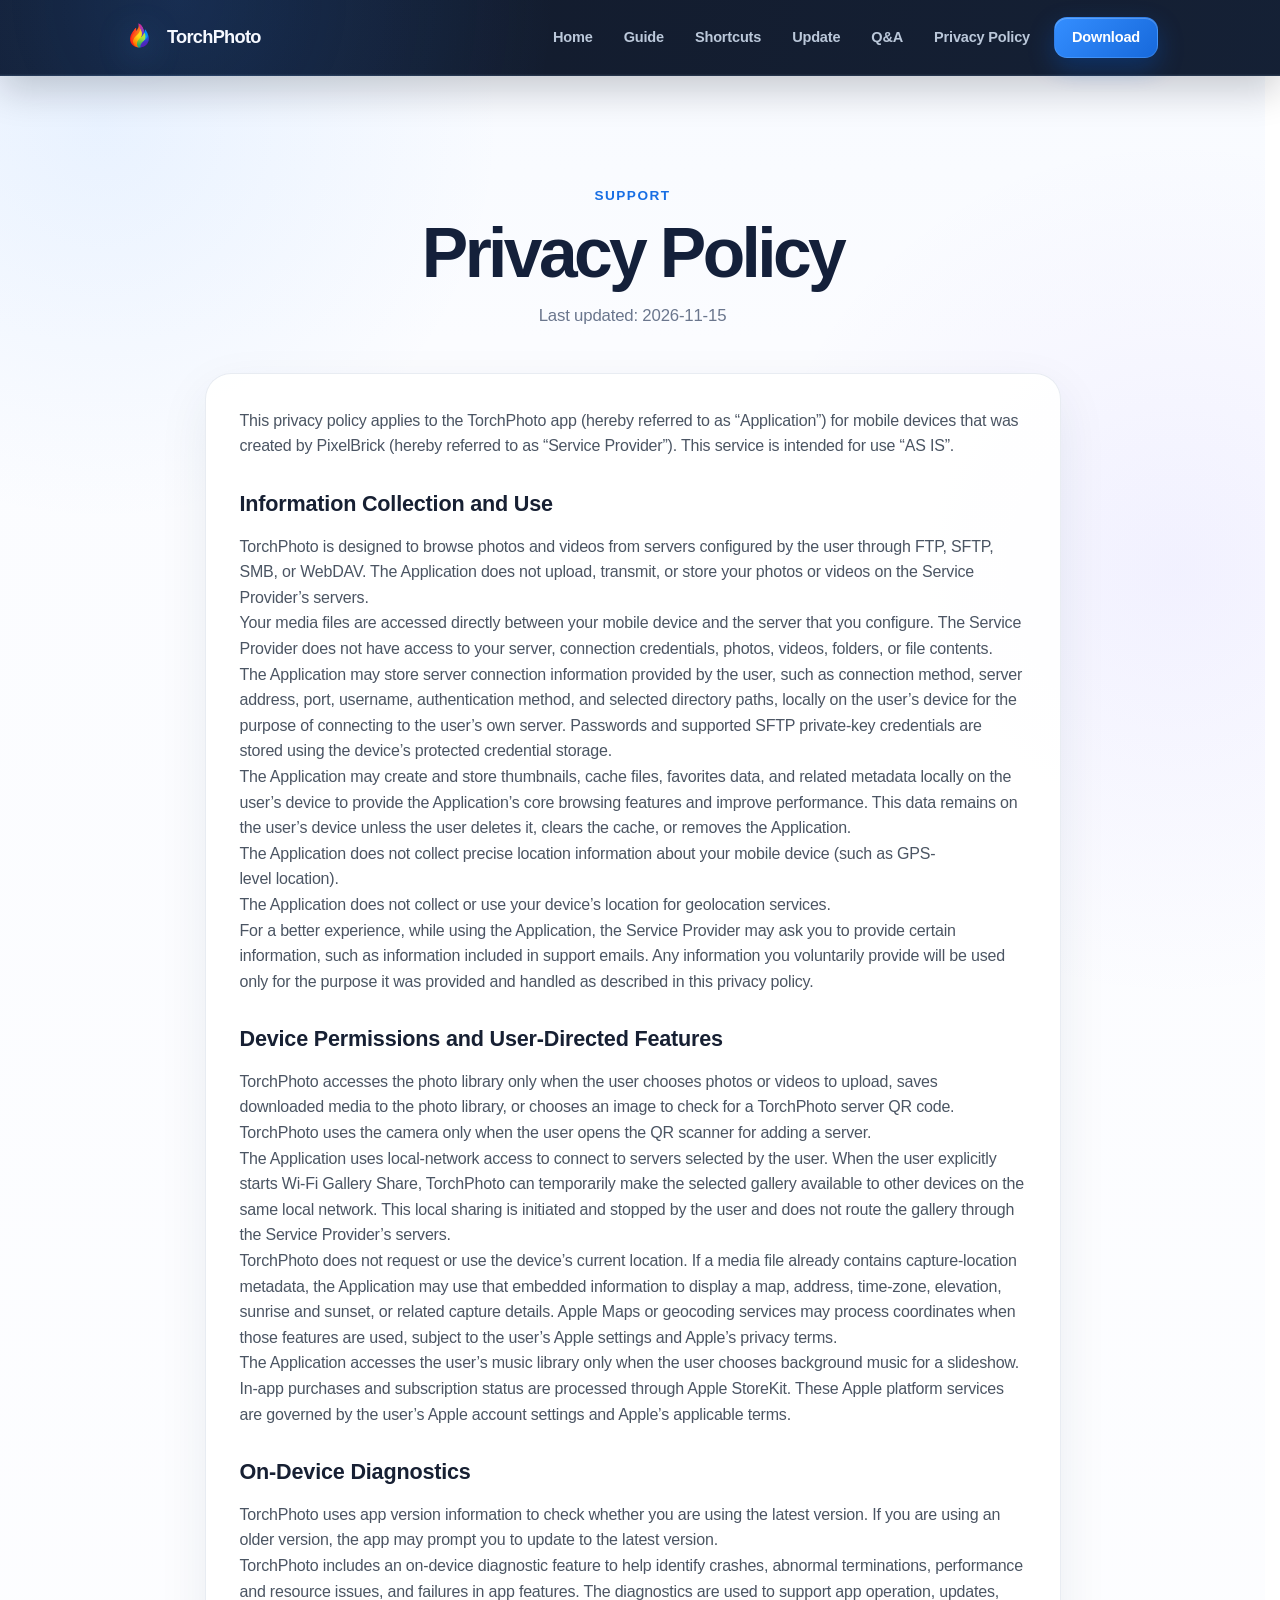
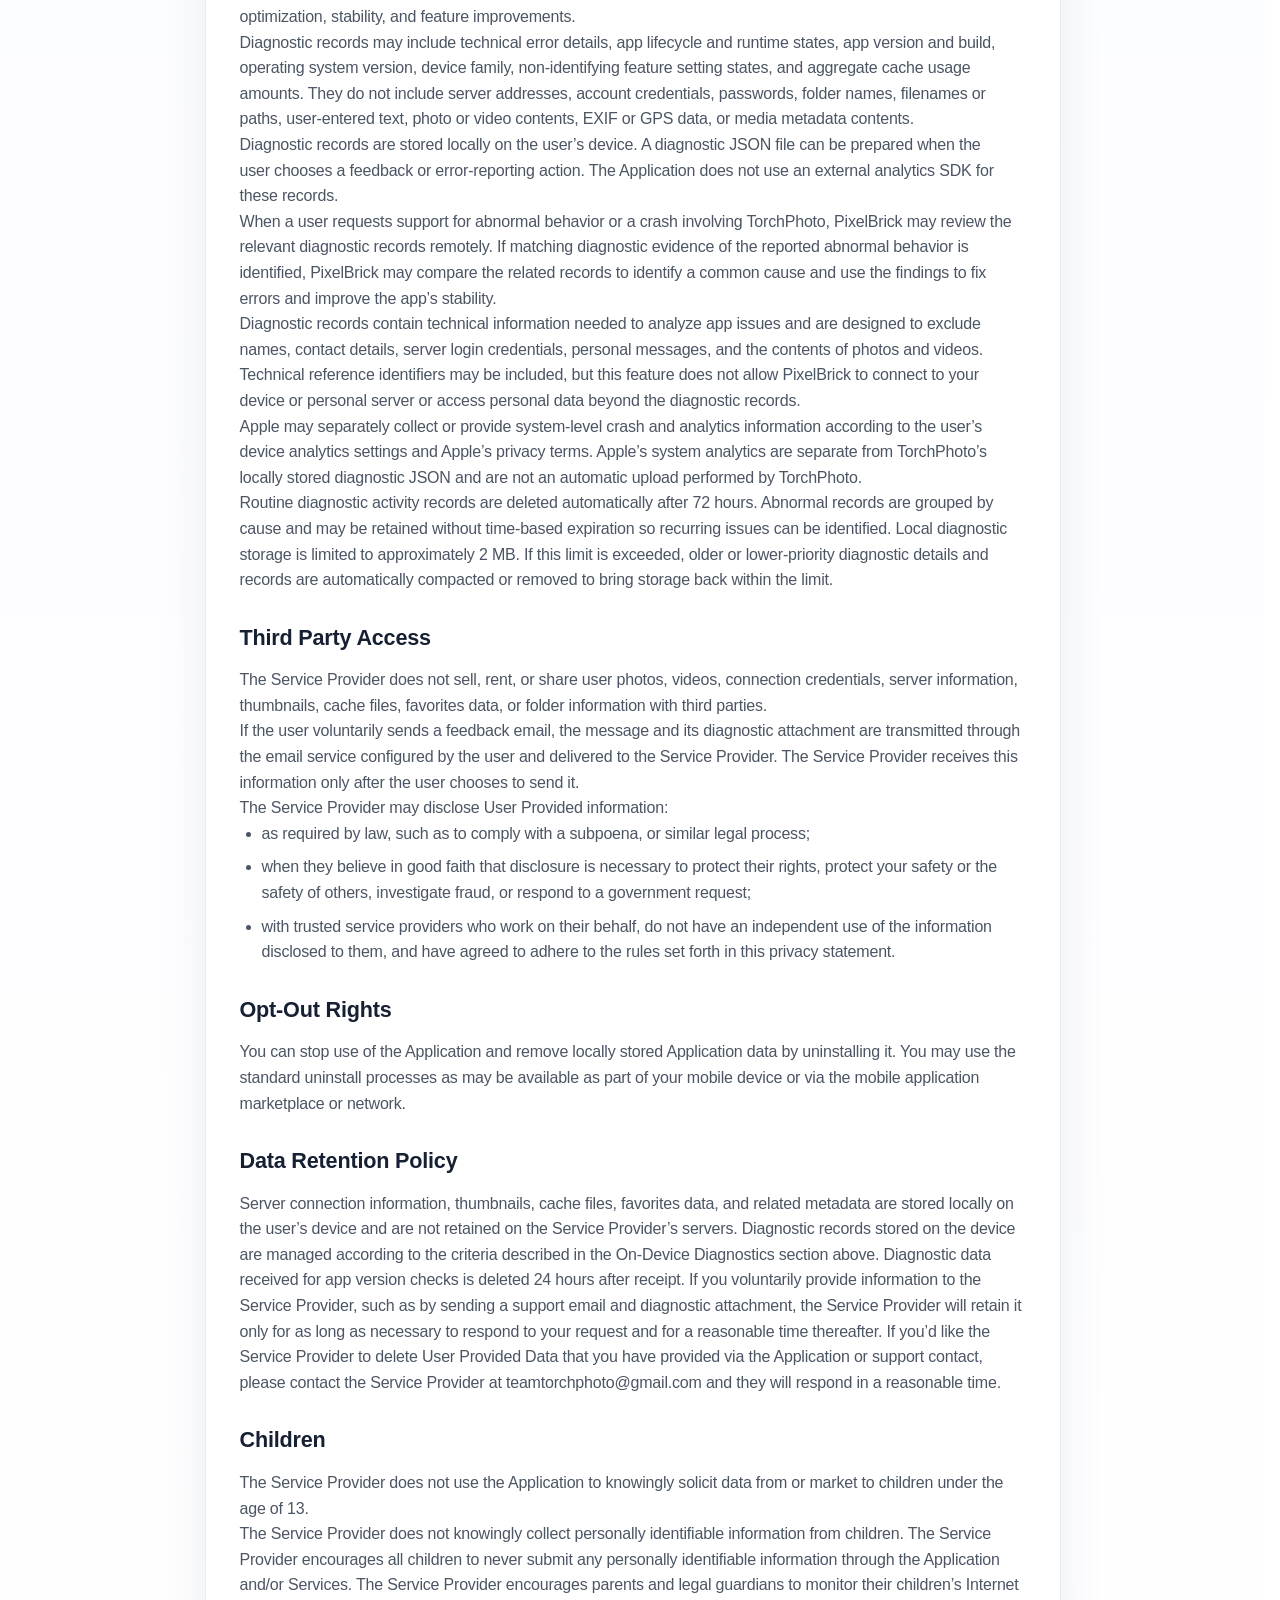
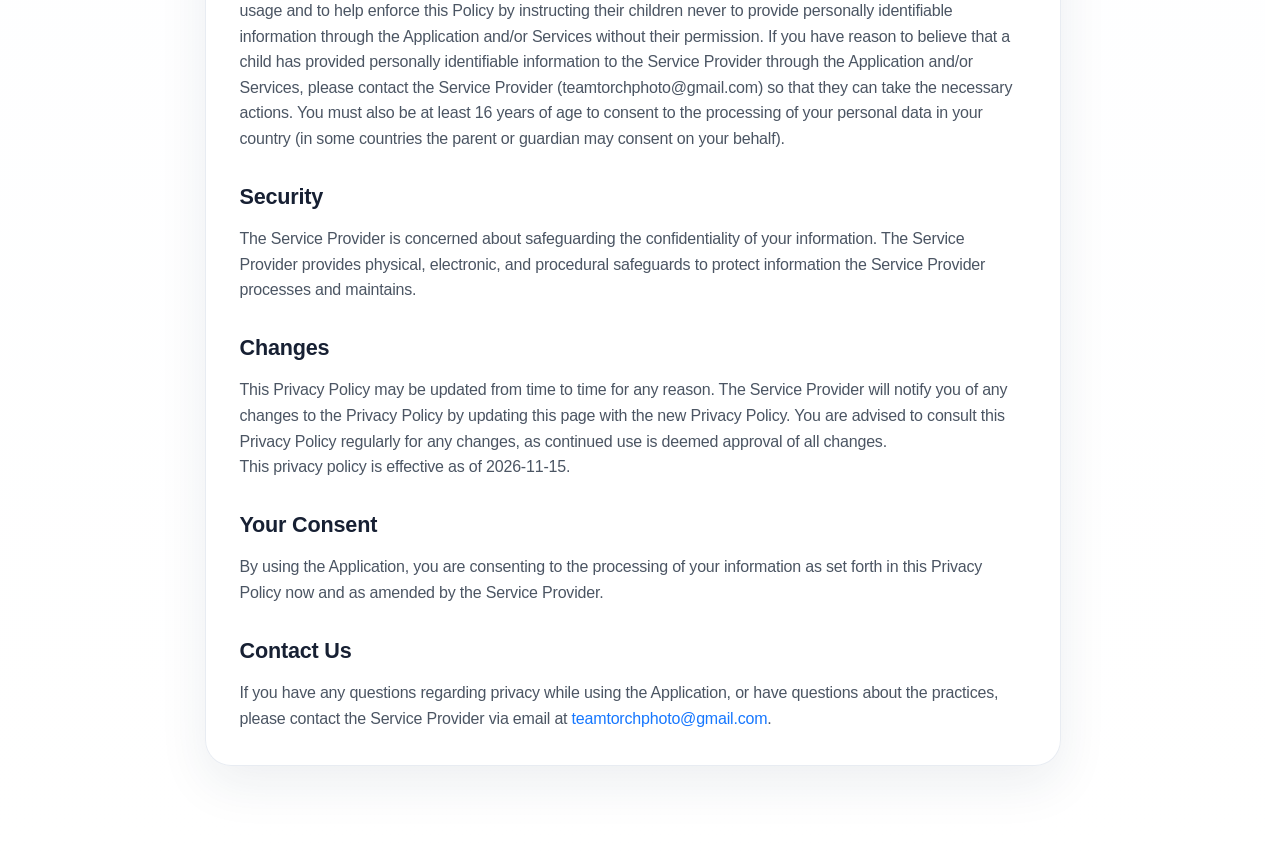
<file: privacy-policy.html>
<!DOCTYPE html>
<html lang="en">
<head>
    <meta charset="UTF-8">
    <meta name="viewport" content="width=device-width, initial-scale=1.0">
    <title>Privacy Policy - TorchPhoto</title>
    <meta name="description" content="Learn how TorchPhoto handles server credentials, media transfers, local diagnostics, thumbnails, cache data, captions, and support information.">
    <link rel="canonical" href="https://torchphoto.com/privacy-policy.html">
    <meta property="og:type" content="article">
    <meta property="og:title" content="TorchPhoto Privacy Policy">
    <meta property="og:description" content="Learn how TorchPhoto handles server credentials, direct media transfers, local diagnostics, thumbnails, cache data, and support information.">
    <meta property="og:image" content="https://torchphoto.com/main.jpg">
    <meta property="og:url" content="https://torchphoto.com/privacy-policy.html">
    <meta name="twitter:card" content="summary_large_image">
    <meta name="twitter:title" content="TorchPhoto Privacy Policy">
    <meta name="twitter:description" content="How TorchPhoto handles your server and media data.">
    <meta name="twitter:image" content="https://torchphoto.com/main.jpg">
    <link rel="stylesheet" href="style.css">
    <link rel="stylesheet" href="https://cdnjs.cloudflare.com/ajax/libs/font-awesome/6.0.0/css/all.min.css">
	<link rel="icon" type="image/png" href="logo.png">
</head>
<body class="subpage-body">
    <nav>
        <div class="container">
            <div class="logo">
                <img src="logo.png" alt="TorchPhoto Logo">
                <span class="logo-text">TorchPhoto</span>
            </div>
            <button class="nav-toggle" type="button" aria-label="Open menu" aria-expanded="false" aria-controls="site-menu">
                <i class="fas fa-bars"></i>
            </button>
            <ul class="nav-links" id="site-menu">
                <li><a href="index.html">Home</a></li>
                <li><a href="guide.html">Guide</a></li>
                <li><a href="shortcuts.html">Shortcuts</a></li>
                <li><a href="update.html">Update</a></li>
                <li><a href="qa.html">Q&amp;A</a></li>
                <li><a href="privacy-policy.html">Privacy Policy</a></li>
                <li><a href="https://apps.apple.com/app/torchphoto-ftp-album-viewer/id6757838041" class="btn-download-small">Download</a></li>
            </ul>
        </div>
    </nav>

    <main class="policy-page">
        <div class="container narrow-container">
            <div class="page-hero">
                <span class="page-eyebrow">Support</span>
                <h1>Privacy Policy</h1>
                <p>Last updated: 2026-11-15</p>
            </div>

            <div class="policy-card">
                <p>This privacy policy applies to the TorchPhoto app (hereby referred to as “Application”) for mobile devices that was created by PixelBrick (hereby referred to as “Service Provider”). This service is intended for use “AS IS”.</p>

                <h2>Information Collection and Use</h2>
                <p>TorchPhoto is designed to browse photos and videos from servers configured by the user through FTP, SFTP, SMB, or WebDAV. The Application does not upload, transmit, or store your photos or videos on the Service Provider’s servers.</p>
                <p>Your media files are accessed directly between your mobile device and the server that you configure. The Service Provider does not have access to your server, connection credentials, photos, videos, folders, or file contents.</p>
                <p>The Application may store server connection information provided by the user, such as connection method, server address, port, username, authentication method, and selected directory paths, locally on the user’s device for the purpose of connecting to the user’s own server. Passwords and supported SFTP private-key credentials are stored using the device’s protected credential storage.</p>
                <p>The Application may create and store thumbnails, cache files, favorites data, and related metadata locally on the user’s device to provide the Application’s core browsing features and improve performance. This data remains on the user’s device unless the user deletes it, clears the cache, or removes the Application.</p>
                <p>The Application does not collect precise location information about your mobile device (such as GPS-level location).</p>
                <p>The Application does not collect or use your device’s location for geolocation services.</p>
                <p>For a better experience, while using the Application, the Service Provider may ask you to provide certain information, such as information included in support emails. Any information you voluntarily provide will be used only for the purpose it was provided and handled as described in this privacy policy.</p>

                <h2>Device Permissions and User-Directed Features</h2>
                <p>TorchPhoto accesses the photo library only when the user chooses photos or videos to upload, saves downloaded media to the photo library, or chooses an image to check for a TorchPhoto server QR code. TorchPhoto uses the camera only when the user opens the QR scanner for adding a server.</p>
                <p>The Application uses local-network access to connect to servers selected by the user. When the user explicitly starts Wi-Fi Gallery Share, TorchPhoto can temporarily make the selected gallery available to other devices on the same local network. This local sharing is initiated and stopped by the user and does not route the gallery through the Service Provider’s servers.</p>
                <p>TorchPhoto does not request or use the device’s current location. If a media file already contains capture-location metadata, the Application may use that embedded information to display a map, address, time-zone, elevation, sunrise and sunset, or related capture details. Apple Maps or geocoding services may process coordinates when those features are used, subject to the user’s Apple settings and Apple’s privacy terms.</p>
                <p>The Application accesses the user’s music library only when the user chooses background music for a slideshow. In-app purchases and subscription status are processed through Apple StoreKit. These Apple platform services are governed by the user’s Apple account settings and Apple’s applicable terms.</p>

                <h2>On-Device Diagnostics</h2>
                <p>TorchPhoto uses app version information to check whether you are using the latest version. If you are using an older version, the app may prompt you to update to the latest version.</p>
                <p>TorchPhoto includes an on-device diagnostic feature to help identify crashes, abnormal terminations, performance and resource issues, and failures in app features. The diagnostics are used to support app operation, updates, optimization, stability, and feature improvements.</p>
                <p>Diagnostic records may include technical error details, app lifecycle and runtime states, app version and build, operating system version, device family, non-identifying feature setting states, and aggregate cache usage amounts. They do not include server addresses, account credentials, passwords, folder names, filenames or paths, user-entered text, photo or video contents, EXIF or GPS data, or media metadata contents.</p>
                <p>Diagnostic records are stored locally on the user’s device. A diagnostic JSON file can be prepared when the user chooses a feedback or error-reporting action. The Application does not use an external analytics SDK for these records.</p>
                <p>When a user requests support for abnormal behavior or a crash involving TorchPhoto, PixelBrick may review the relevant diagnostic records remotely. If matching diagnostic evidence of the reported abnormal behavior is identified, PixelBrick may compare the related records to identify a common cause and use the findings to fix errors and improve the app’s stability.</p>
                <p>Diagnostic records contain technical information needed to analyze app issues and are designed to exclude names, contact details, server login credentials, personal messages, and the contents of photos and videos. Technical reference identifiers may be included, but this feature does not allow PixelBrick to connect to your device or personal server or access personal data beyond the diagnostic records.</p>
                <p>Apple may separately collect or provide system-level crash and analytics information according to the user’s device analytics settings and Apple’s privacy terms. Apple’s system analytics are separate from TorchPhoto’s locally stored diagnostic JSON and are not an automatic upload performed by TorchPhoto.</p>
                <p>Routine diagnostic activity records are deleted automatically after 72 hours. Abnormal records are grouped by cause and may be retained without time-based expiration so recurring issues can be identified. Local diagnostic storage is limited to approximately 2 MB. If this limit is exceeded, older or lower-priority diagnostic details and records are automatically compacted or removed to bring storage back within the limit.</p>

                <h2>Third Party Access</h2>
                <p>The Service Provider does not sell, rent, or share user photos, videos, connection credentials, server information, thumbnails, cache files, favorites data, or folder information with third parties.</p>
                <p>If the user voluntarily sends a feedback email, the message and its diagnostic attachment are transmitted through the email service configured by the user and delivered to the Service Provider. The Service Provider receives this information only after the user chooses to send it.</p>
                <p>The Service Provider may disclose User Provided information:</p>
                <ul>
                    <li>as required by law, such as to comply with a subpoena, or similar legal process;</li>
                    <li>when they believe in good faith that disclosure is necessary to protect their rights, protect your safety or the safety of others, investigate fraud, or respond to a government request;</li>
                    <li>with trusted service providers who work on their behalf, do not have an independent use of the information disclosed to them, and have agreed to adhere to the rules set forth in this privacy statement.</li>
                </ul>

                <h2>Opt-Out Rights</h2>
                <p>You can stop use of the Application and remove locally stored Application data by uninstalling it. You may use the standard uninstall processes as may be available as part of your mobile device or via the mobile application marketplace or network.</p>

                <h2>Data Retention Policy</h2>
                <p>Server connection information, thumbnails, cache files, favorites data, and related metadata are stored locally on the user’s device and are not retained on the Service Provider’s servers. Diagnostic records stored on the device are managed according to the criteria described in the On-Device Diagnostics section above. Diagnostic data received for app version checks is deleted 24 hours after receipt. If you voluntarily provide information to the Service Provider, such as by sending a support email and diagnostic attachment, the Service Provider will retain it only for as long as necessary to respond to your request and for a reasonable time thereafter. If you’d like the Service Provider to delete User Provided Data that you have provided via the Application or support contact, please contact the Service Provider at teamtorchphoto@gmail.com and they will respond in a reasonable time.</p>

                <h2>Children</h2>
                <p>The Service Provider does not use the Application to knowingly solicit data from or market to children under the age of 13.</p>
                <p>The Service Provider does not knowingly collect personally identifiable information from children. The Service Provider encourages all children to never submit any personally identifiable information through the Application and/or Services. The Service Provider encourages parents and legal guardians to monitor their children’s Internet usage and to help enforce this Policy by instructing their children never to provide personally identifiable information through the Application and/or Services without their permission. If you have reason to believe that a child has provided personally identifiable information to the Service Provider through the Application and/or Services, please contact the Service Provider (teamtorchphoto@gmail.com) so that they can take the necessary actions. You must also be at least 16 years of age to consent to the processing of your personal data in your country (in some countries the parent or guardian may consent on your behalf).</p>

                <h2>Security</h2>
                <p>The Service Provider is concerned about safeguarding the confidentiality of your information. The Service Provider provides physical, electronic, and procedural safeguards to protect information the Service Provider processes and maintains.</p>

                <h2>Changes</h2>
                <p>This Privacy Policy may be updated from time to time for any reason. The Service Provider will notify you of any changes to the Privacy Policy by updating this page with the new Privacy Policy. You are advised to consult this Privacy Policy regularly for any changes, as continued use is deemed approval of all changes.</p>
                <p>This privacy policy is effective as of 2026-11-15.</p>

                <h2>Your Consent</h2>
                <p>By using the Application, you are consenting to the processing of your information as set forth in this Privacy Policy now and as amended by the Service Provider.</p>

                <h2>Contact Us</h2>
                <p>If you have any questions regarding privacy while using the Application, or have questions about the practices, please contact the Service Provider via email at <a href="mailto:teamtorchphoto@gmail.com">teamtorchphoto@gmail.com</a>.</p>
            </div>
        </div>
    </main>

    <script>
        const navToggle = document.querySelector('.nav-toggle');
        const navLinks = document.querySelector('.nav-links');
        const navIcon = navToggle ? navToggle.querySelector('i') : null;

        if (navToggle && navLinks) {
            const closeMenu = () => {
                navLinks.classList.remove('is-open');
                navToggle.setAttribute('aria-expanded', 'false');
                navToggle.setAttribute('aria-label', 'Open menu');
                if (navIcon) {
                    navIcon.classList.remove('fa-xmark');
                    navIcon.classList.add('fa-bars');
                }
            };

            const openMenu = () => {
                navLinks.classList.add('is-open');
                navToggle.setAttribute('aria-expanded', 'true');
                navToggle.setAttribute('aria-label', 'Close menu');
                if (navIcon) {
                    navIcon.classList.remove('fa-bars');
                    navIcon.classList.add('fa-xmark');
                }
            };

            navToggle.addEventListener('click', () => {
                if (navLinks.classList.contains('is-open')) {
                    closeMenu();
                } else {
                    openMenu();
                }
            });

            navLinks.querySelectorAll('a').forEach((link) => {
                link.addEventListener('click', () => {
                    closeMenu();
                });
            });

            document.addEventListener('click', (event) => {
                if (window.innerWidth > 768) return;
                if (!navLinks.contains(event.target) && !navToggle.contains(event.target)) {
                    closeMenu();
                }
            });

            window.addEventListener('resize', () => {
                if (window.innerWidth > 768) {
                    closeMenu();
                }
            });
        }
    </script>

</body>
</html>
</file>
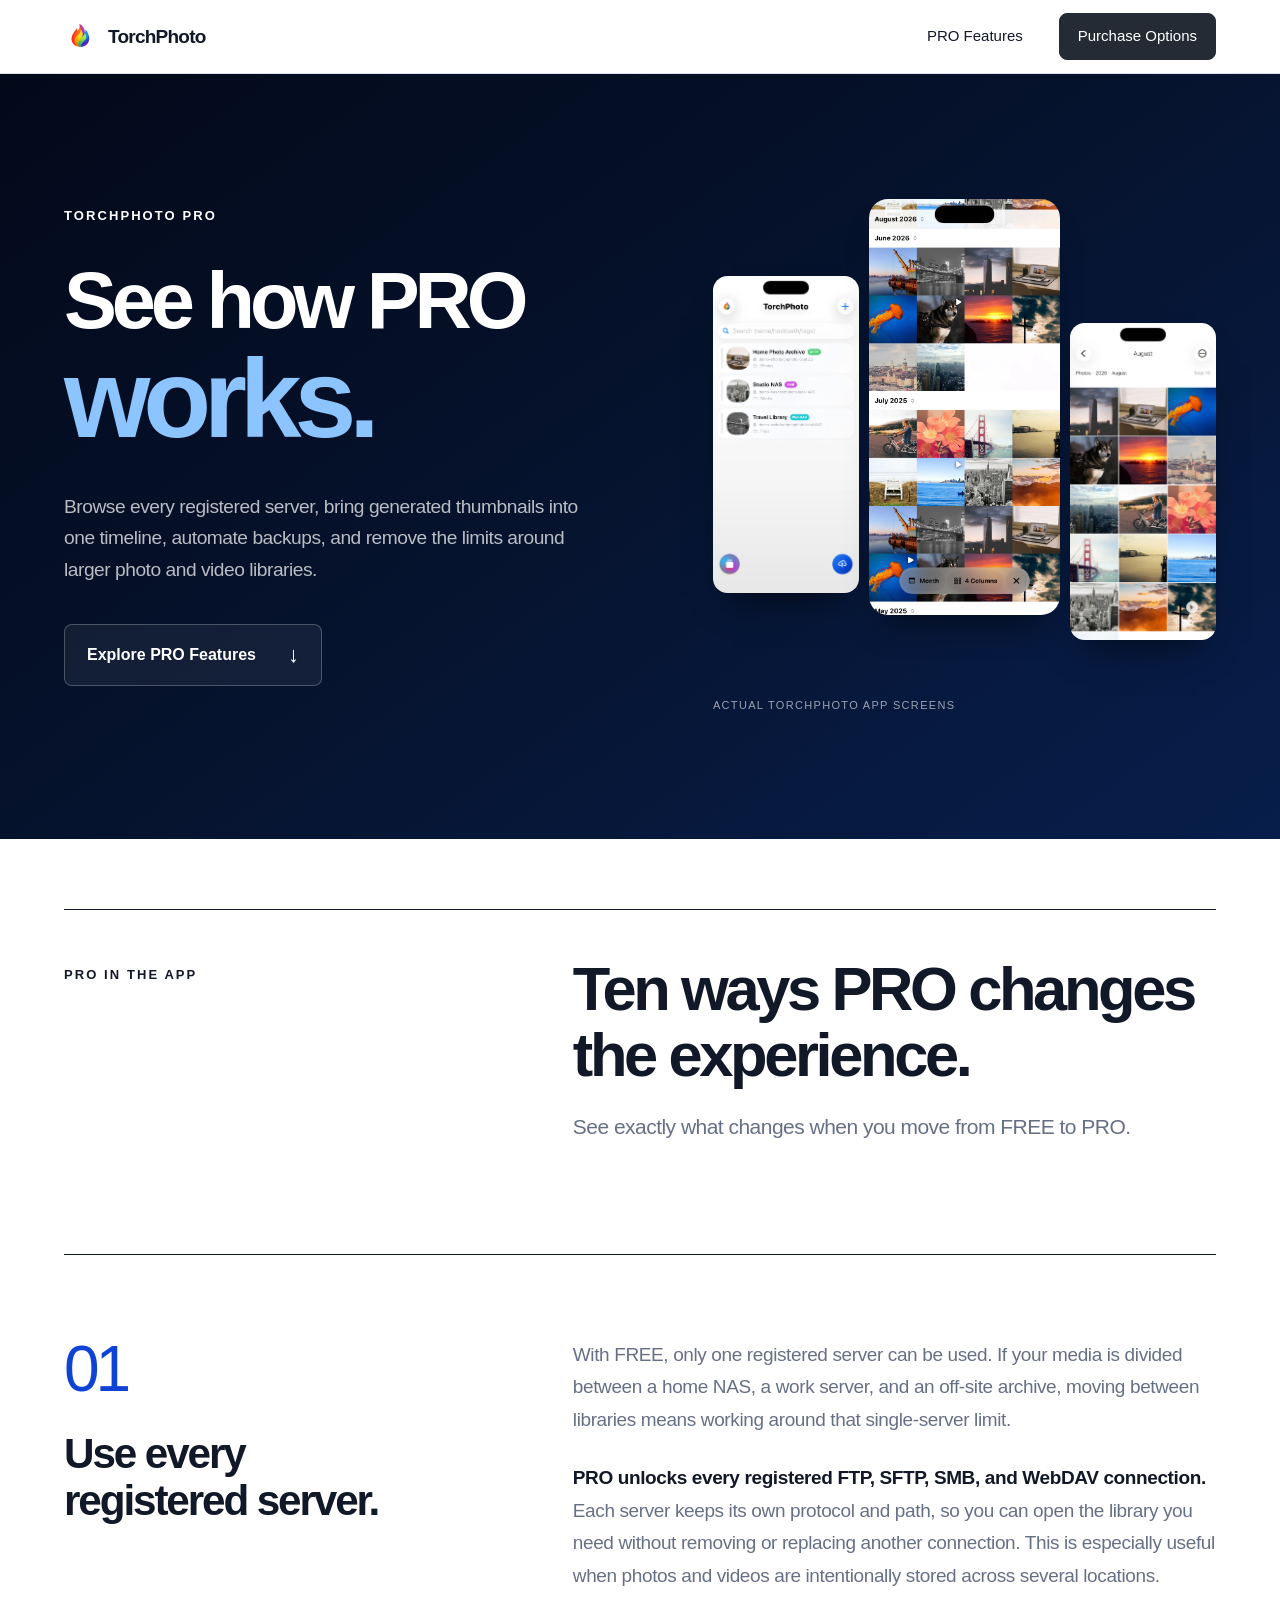
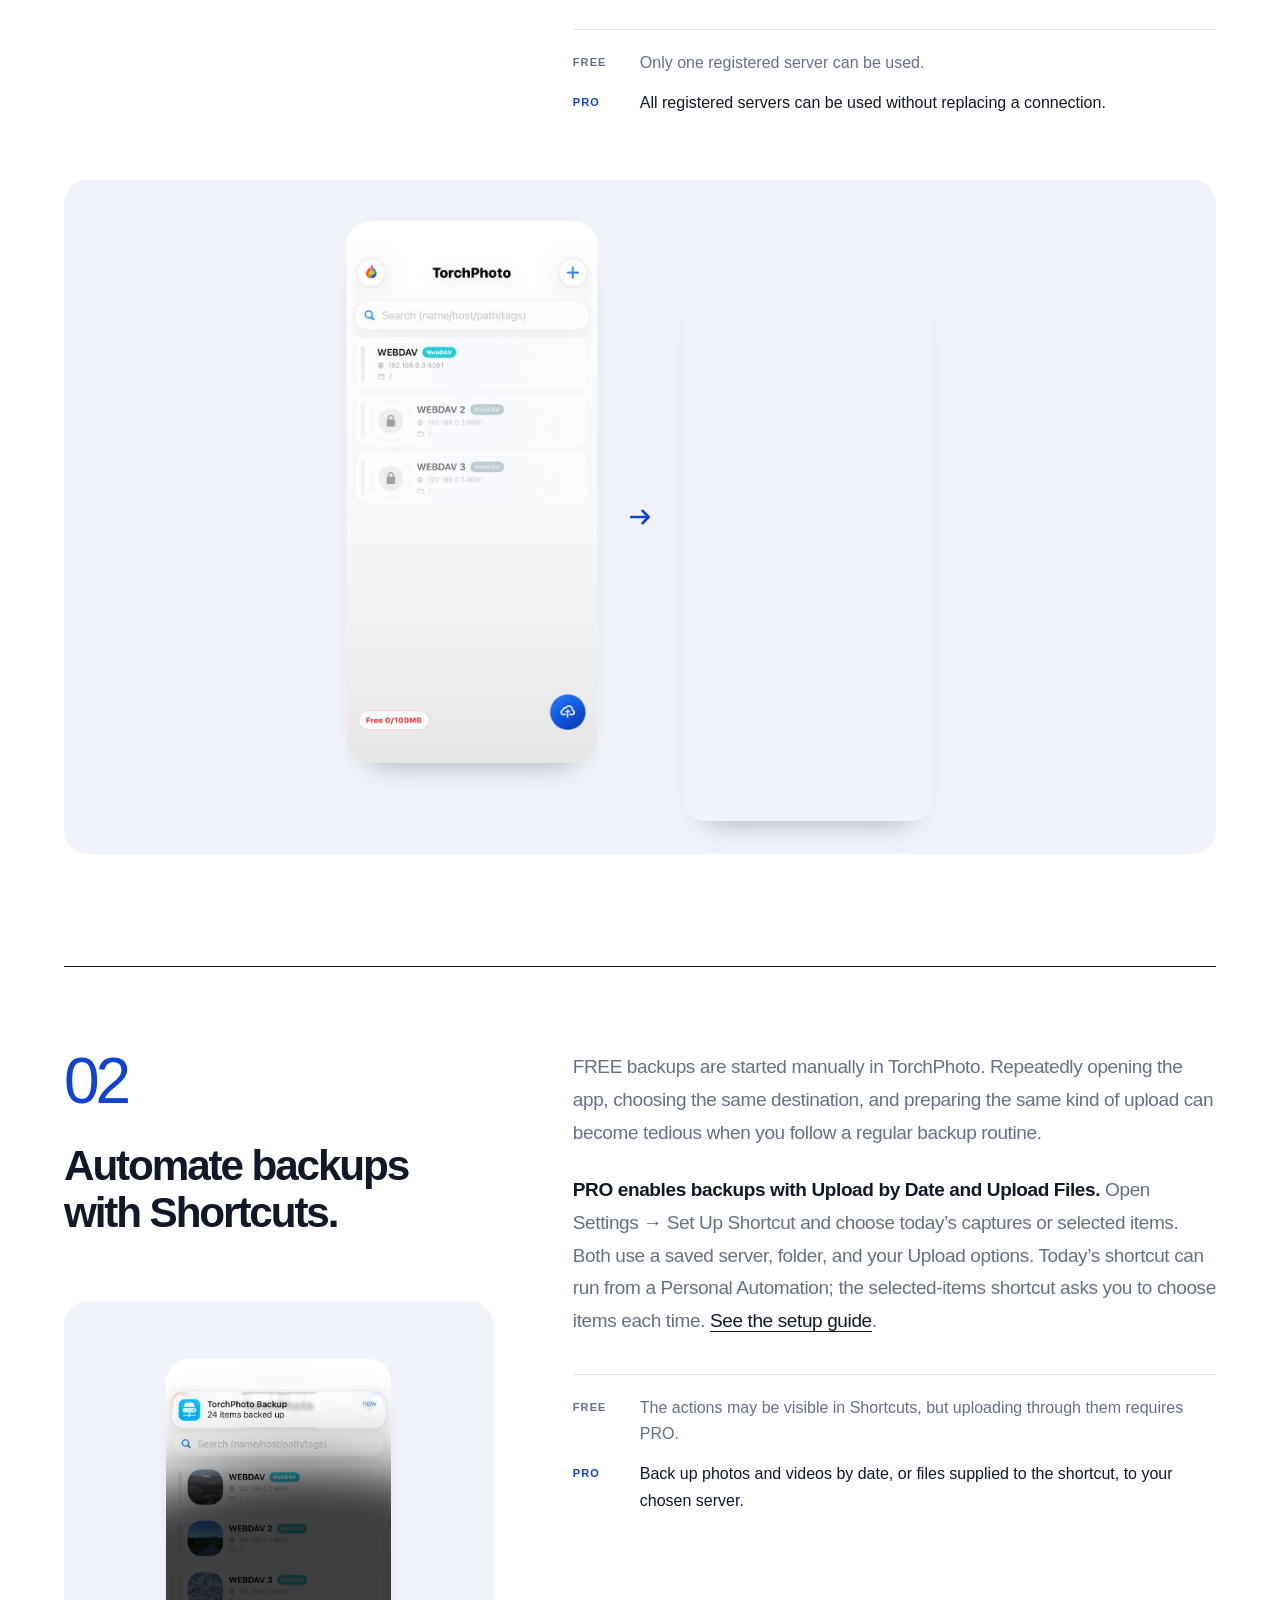
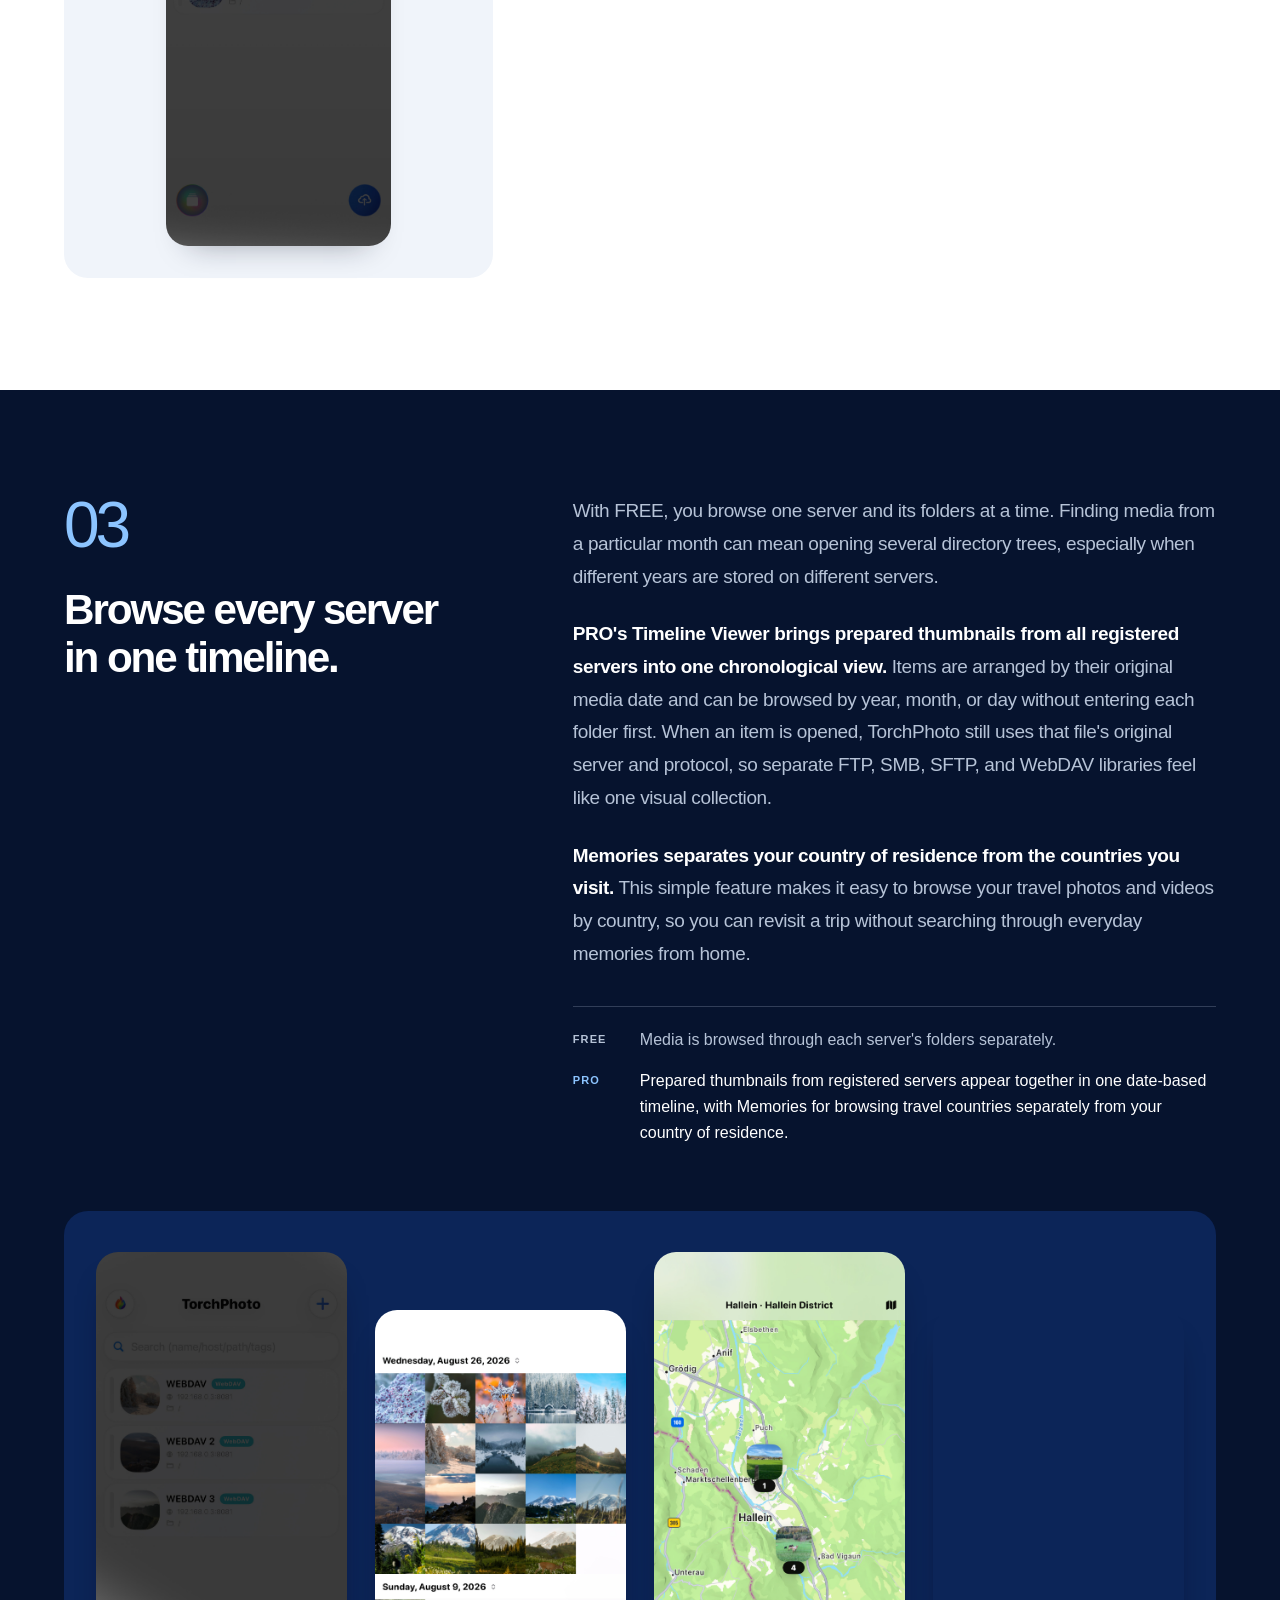
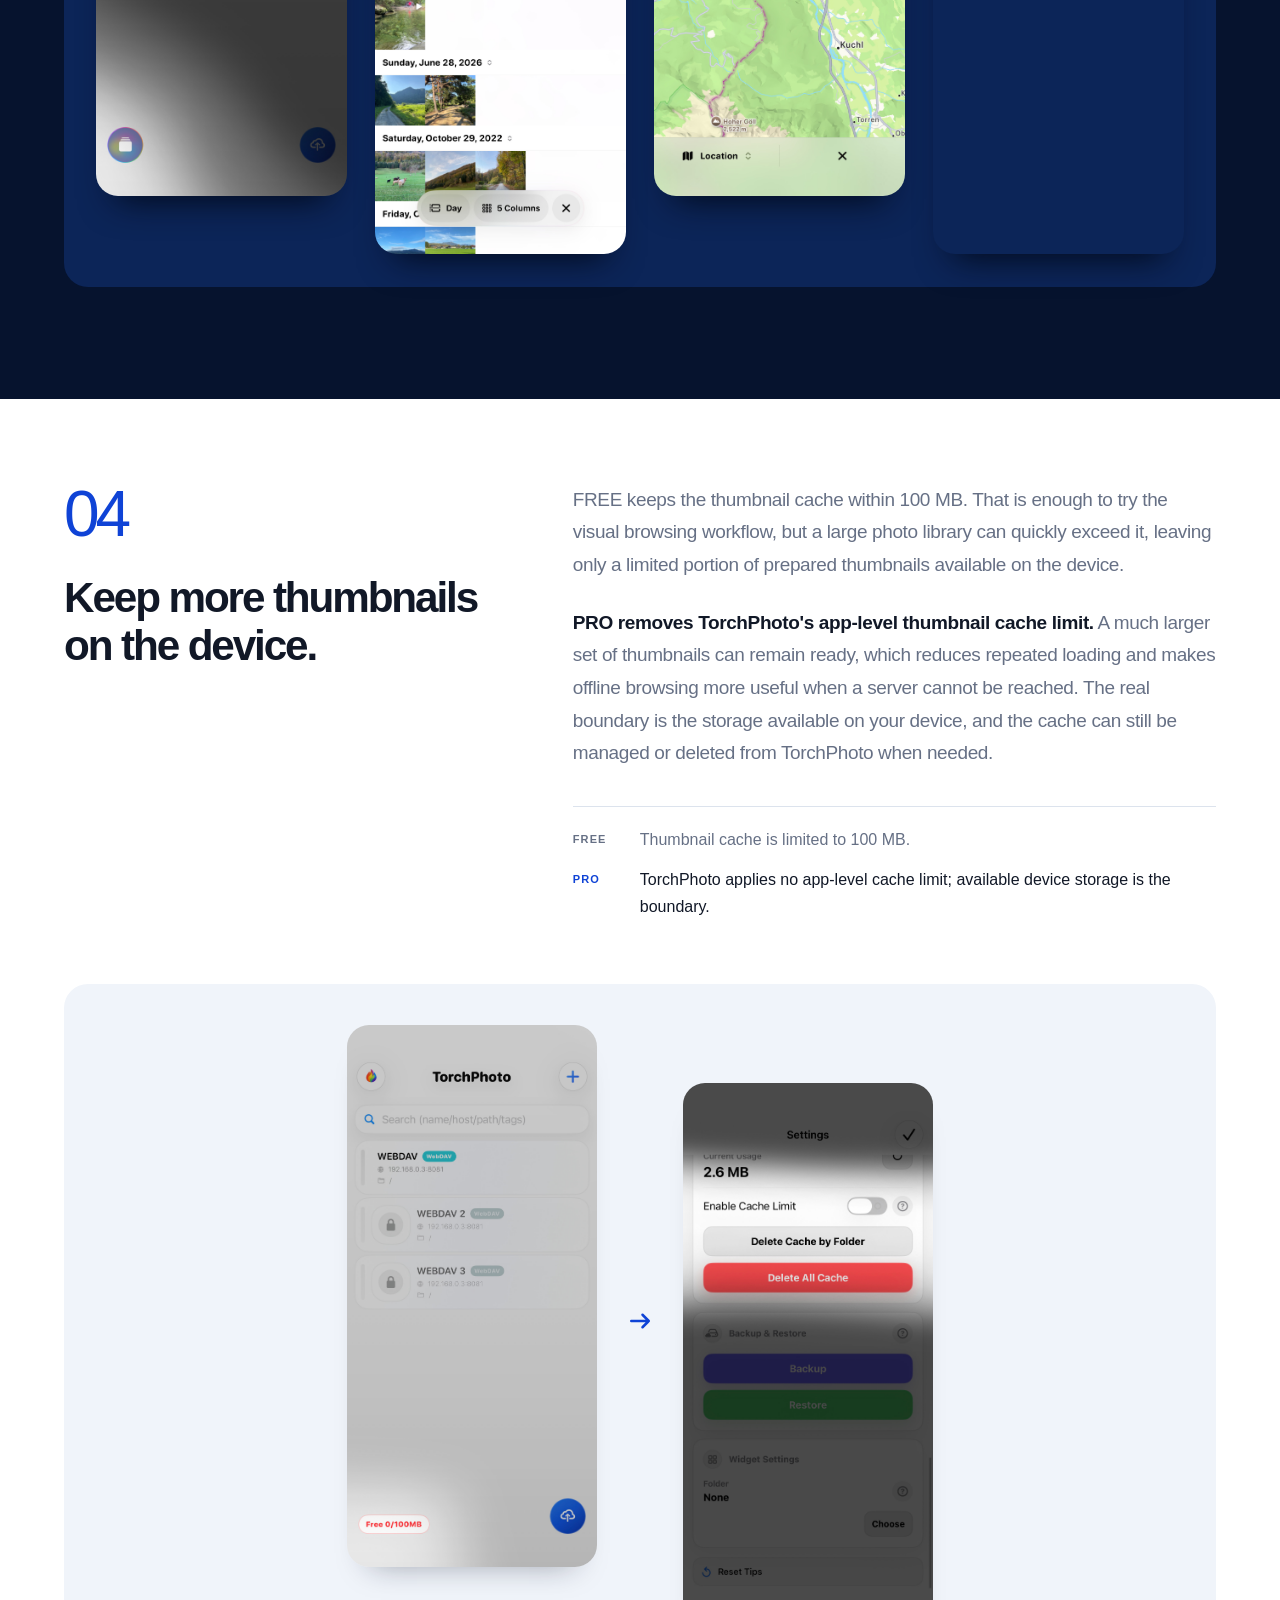
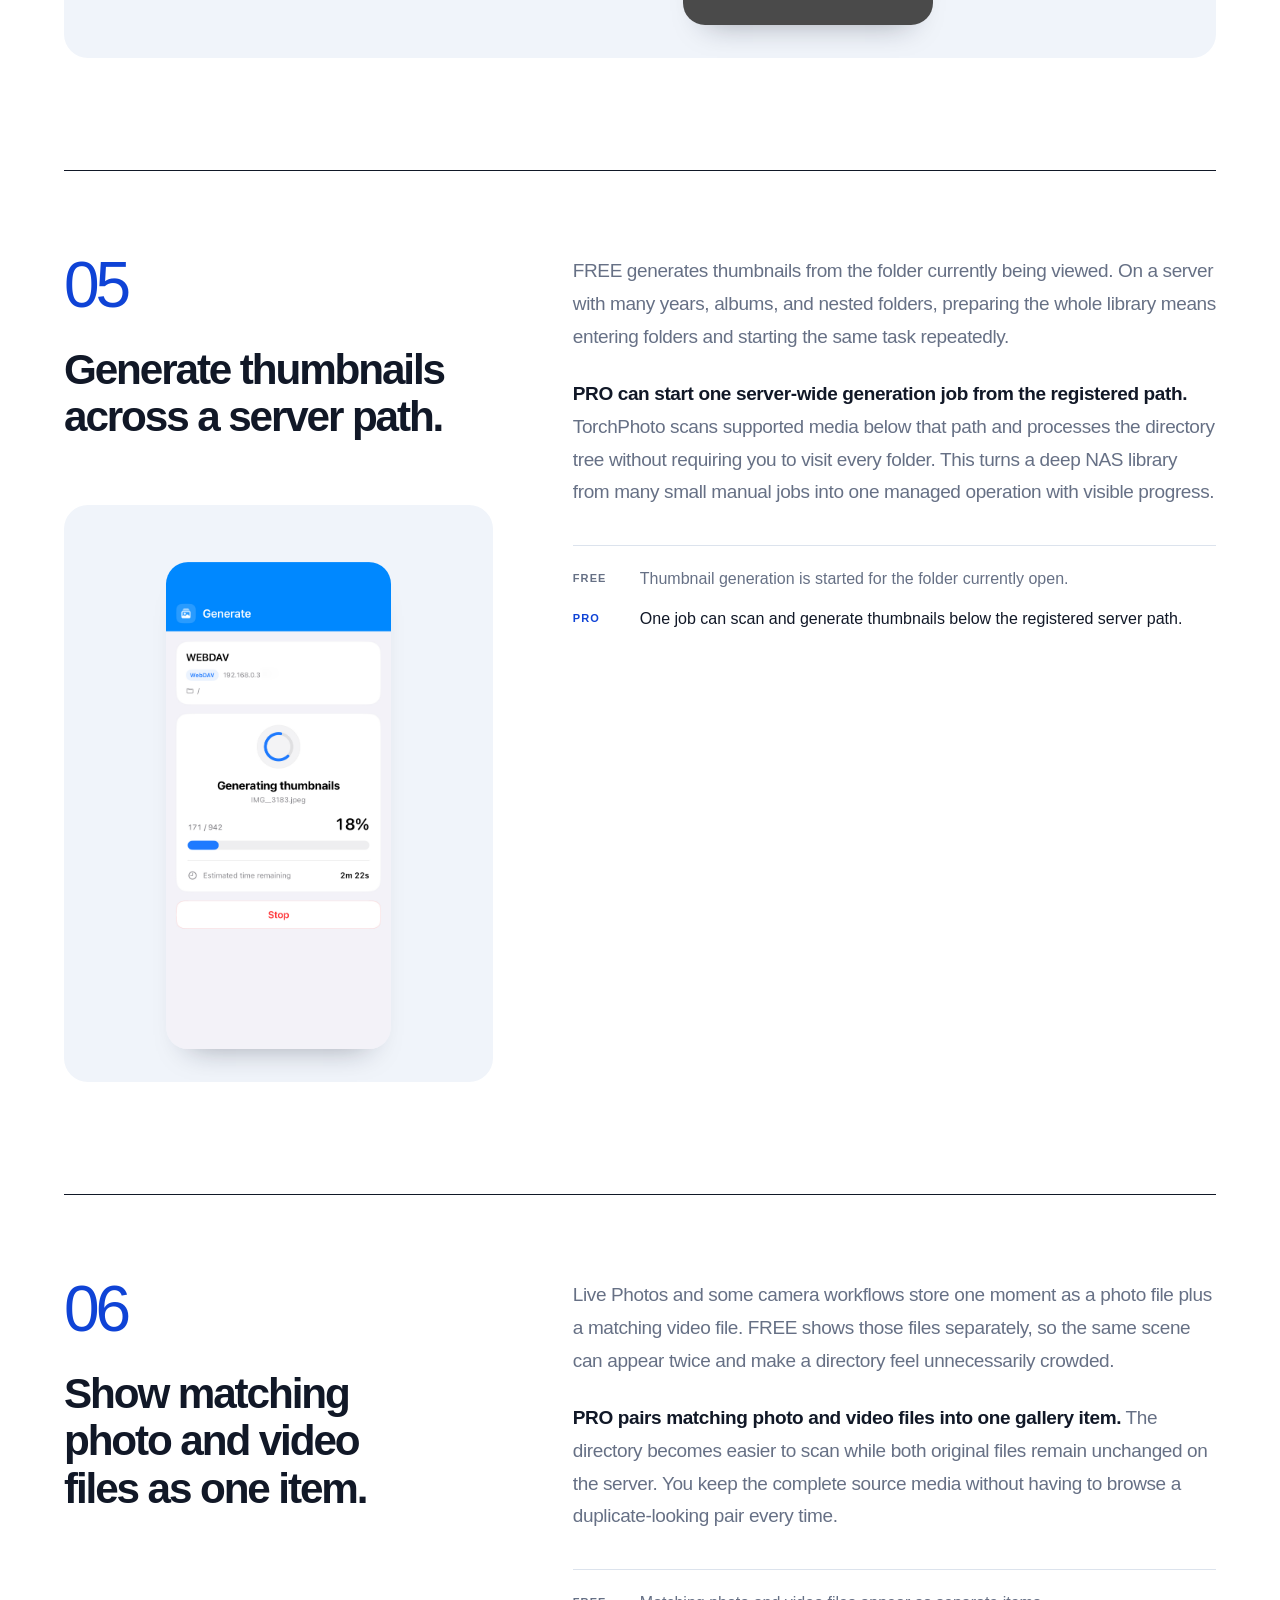
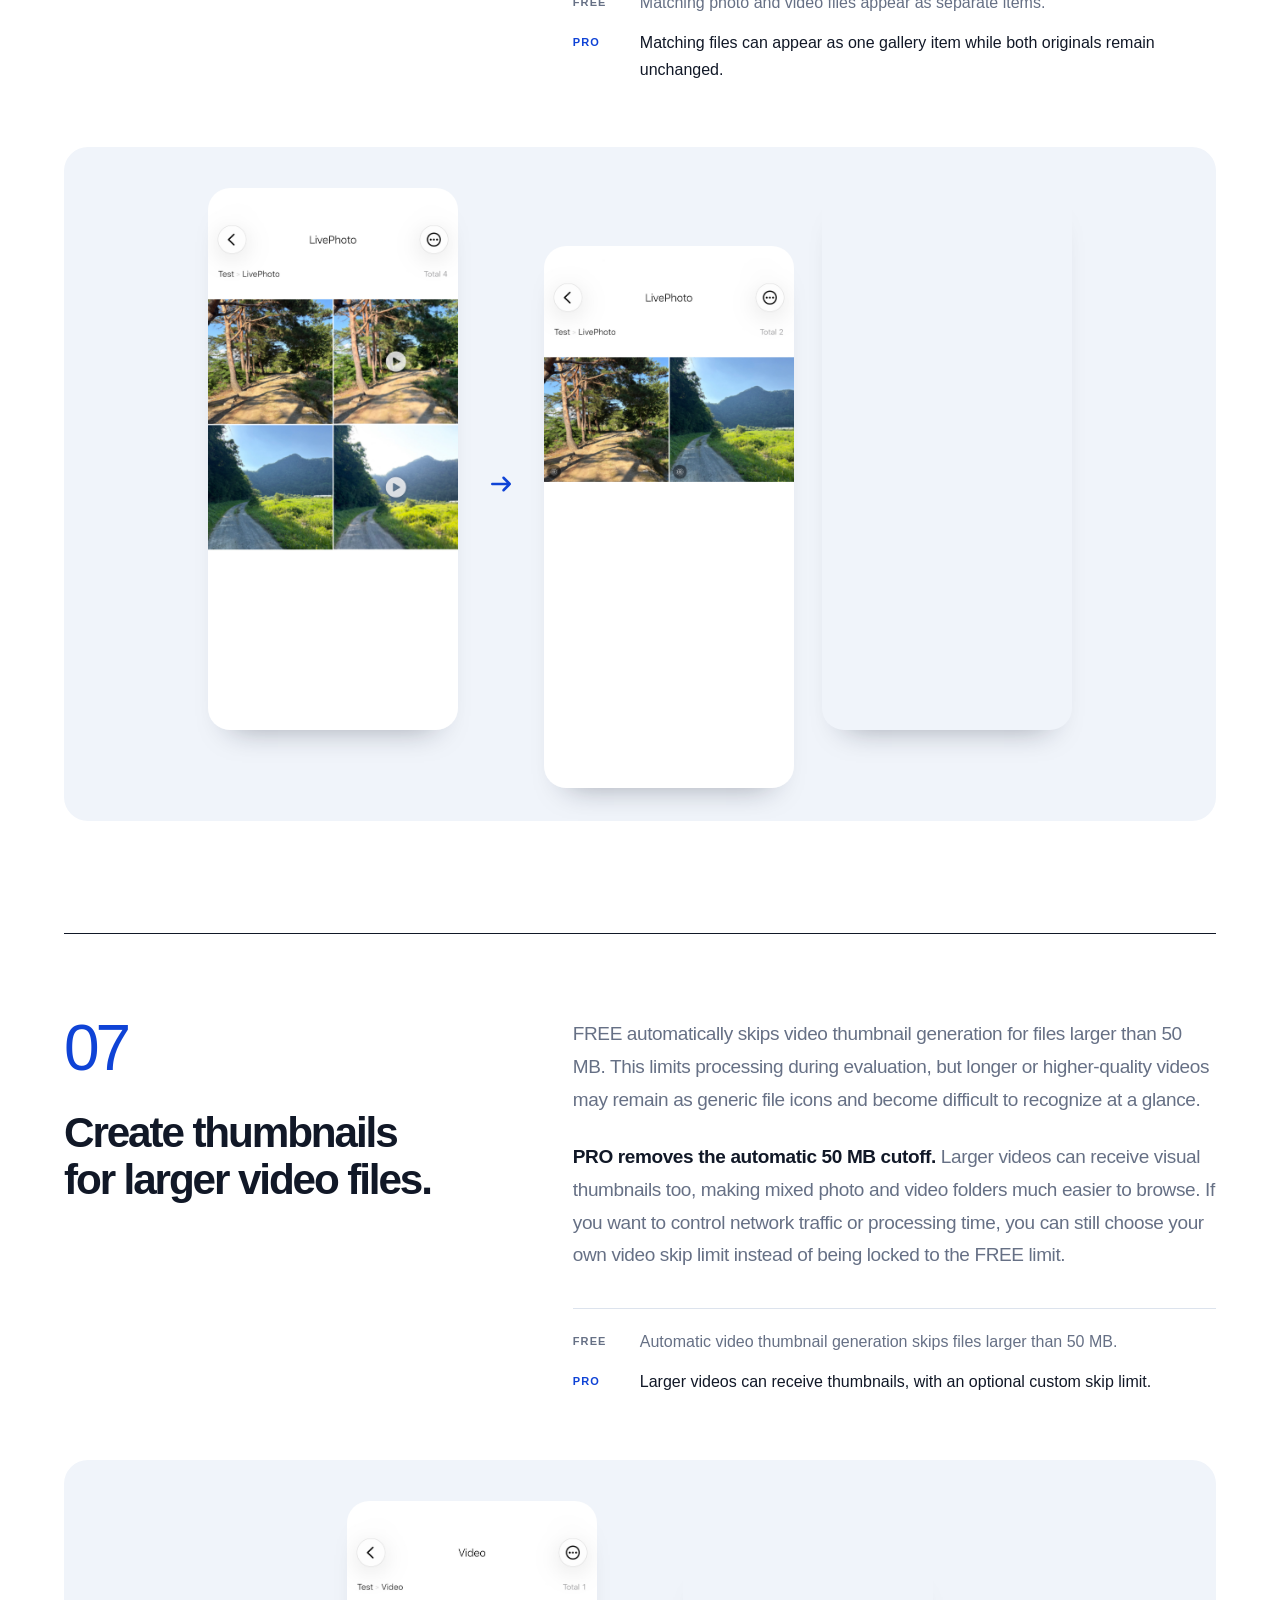
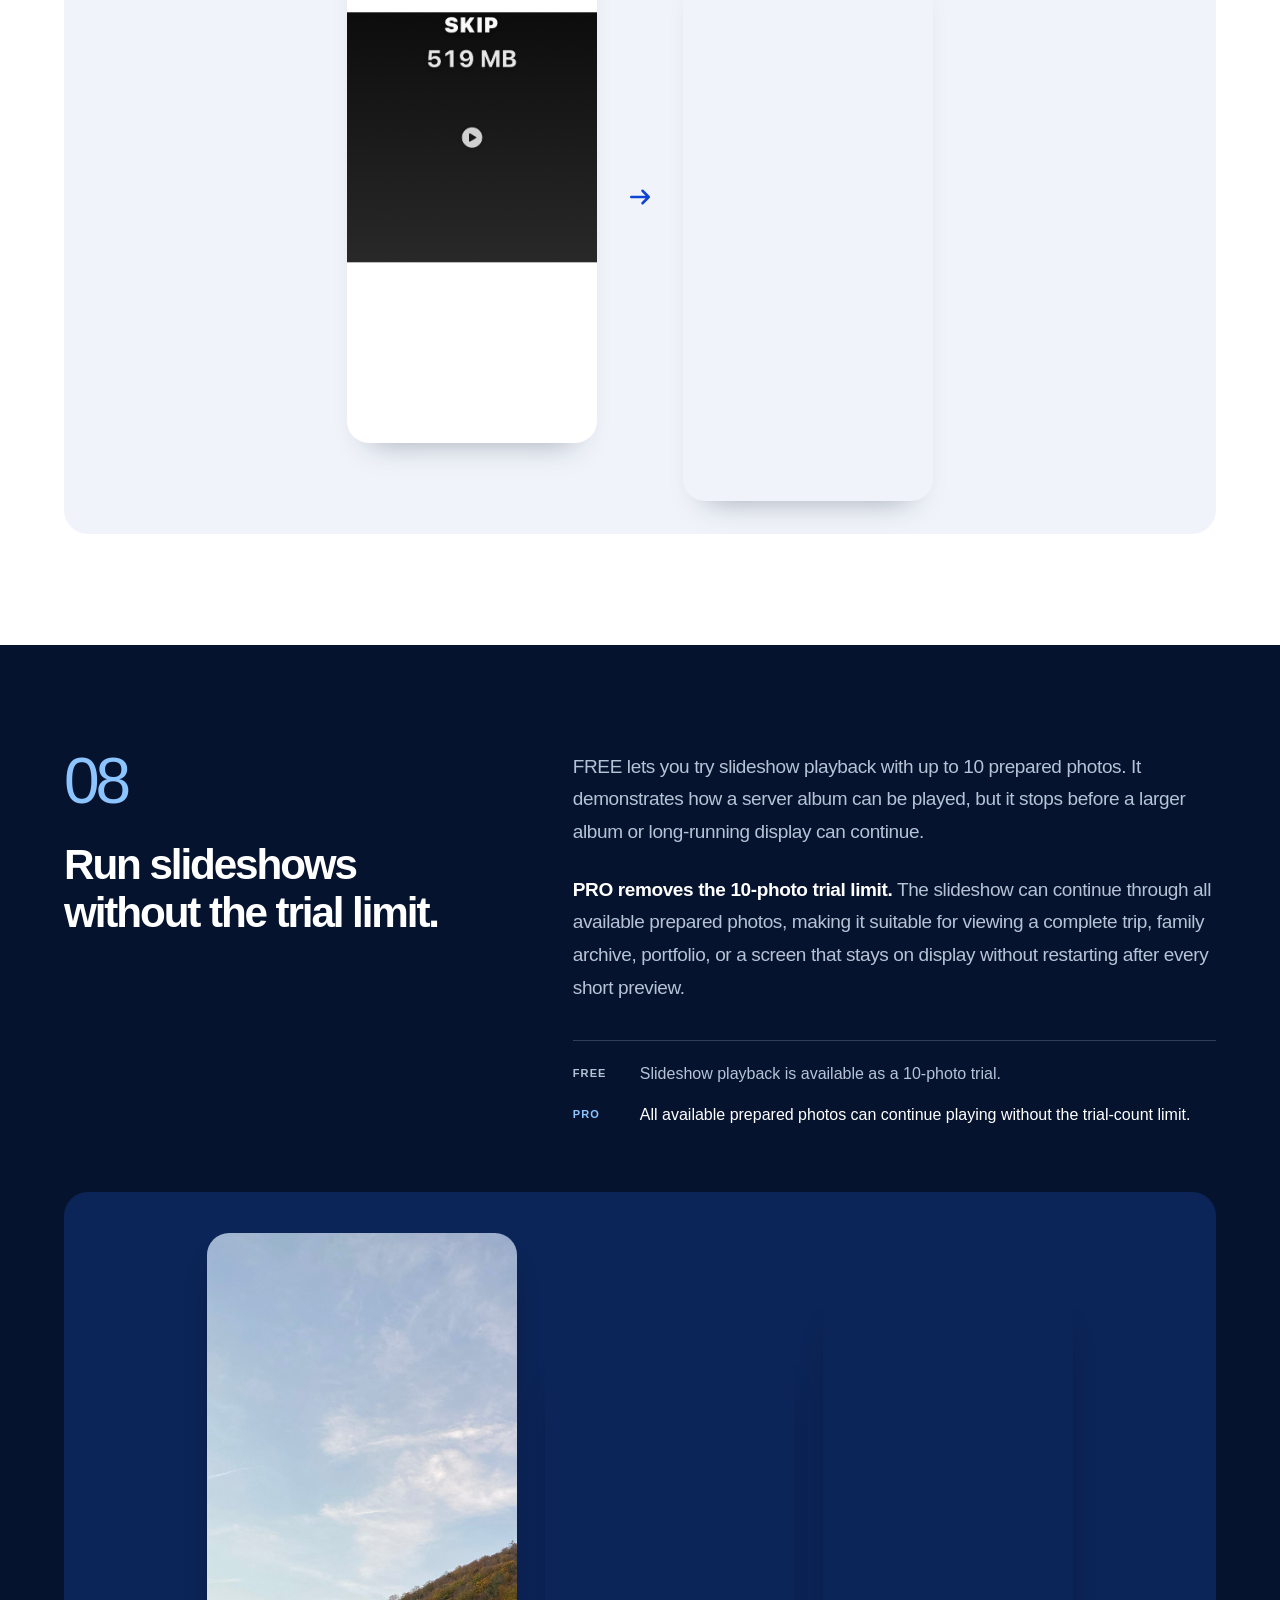
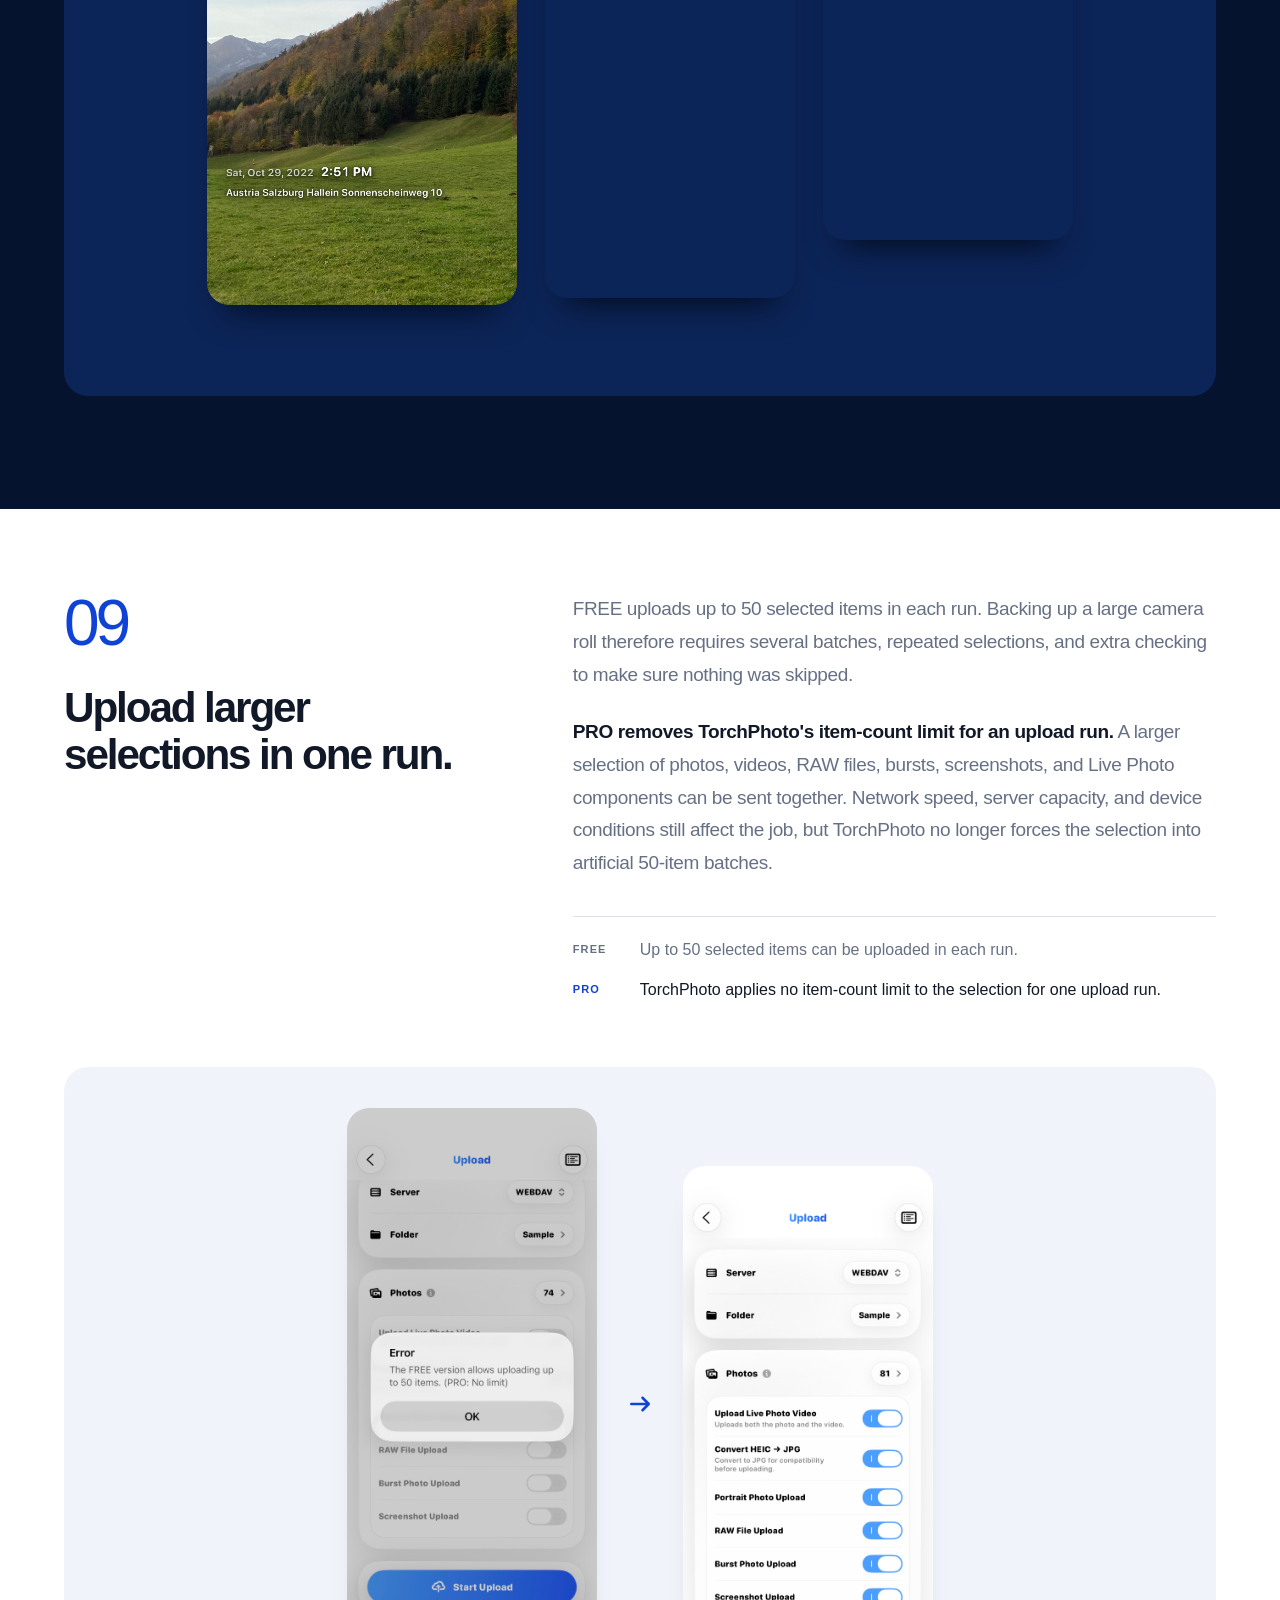
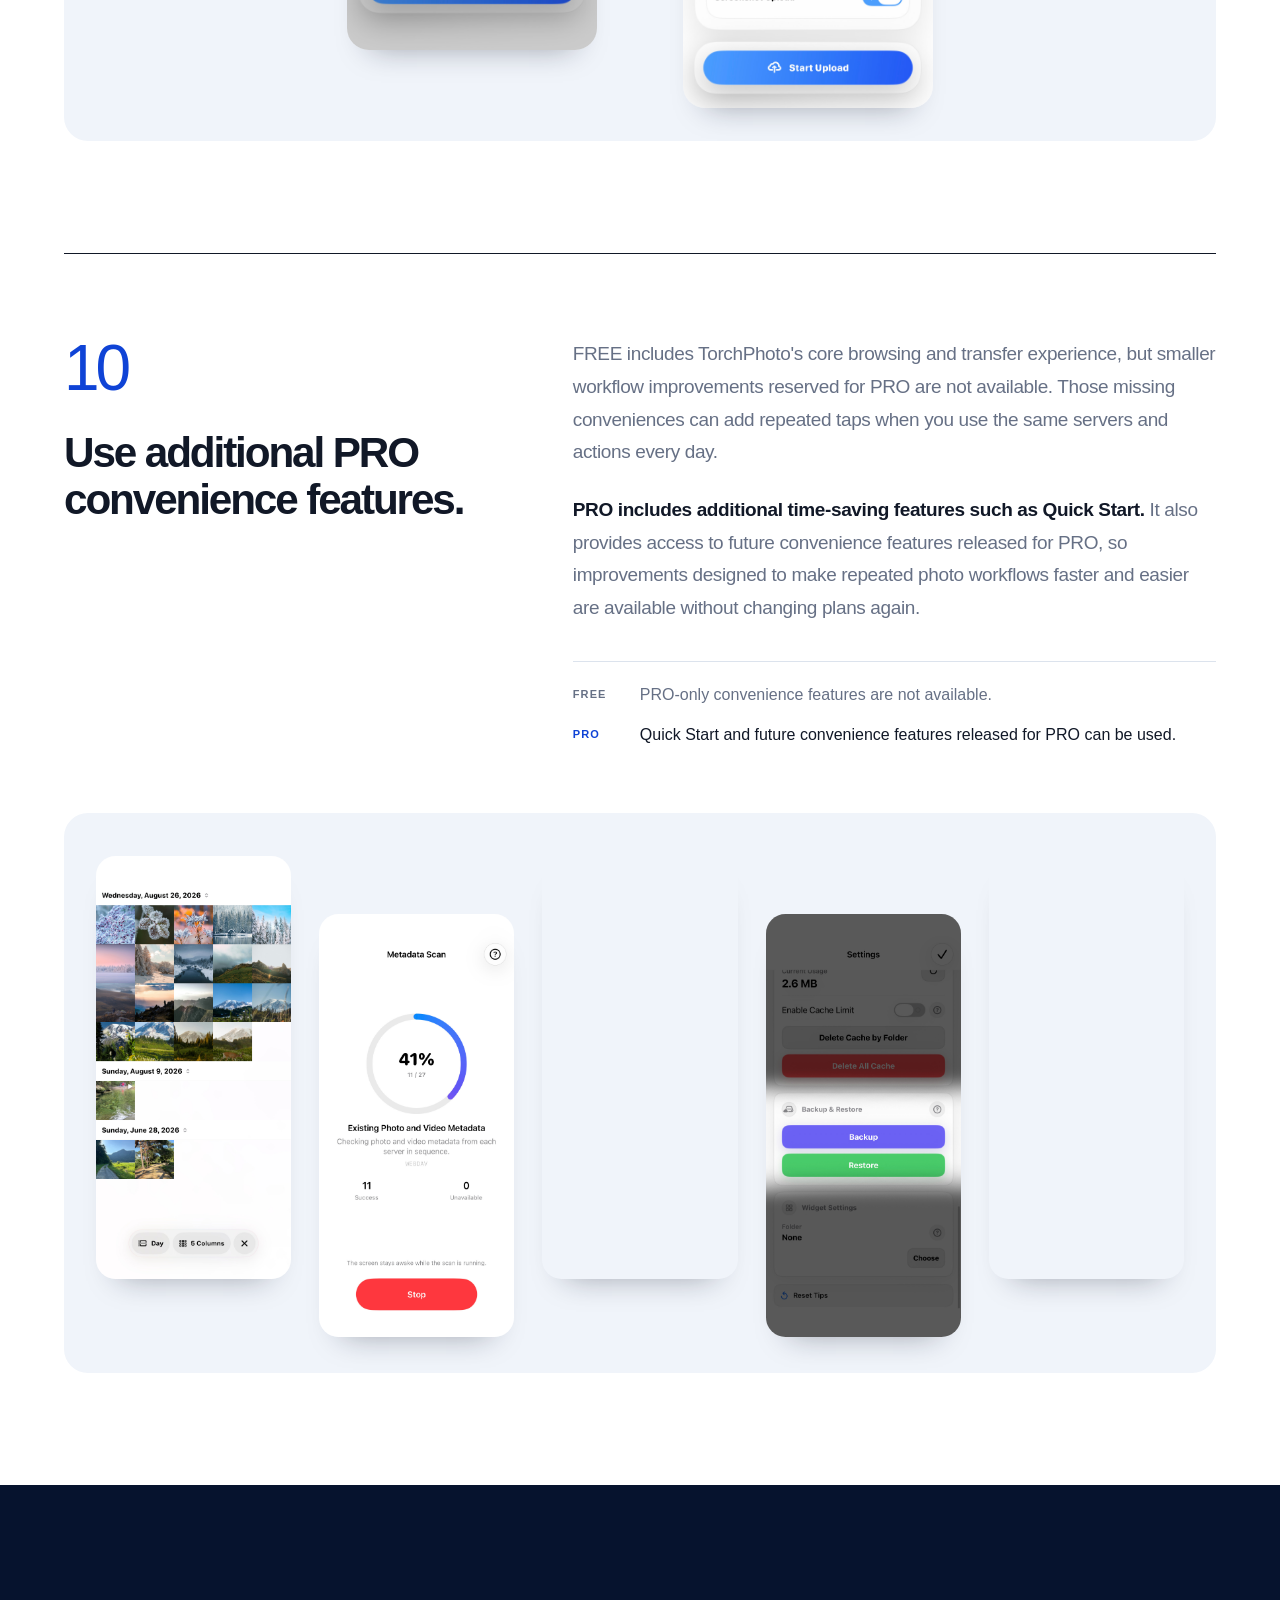
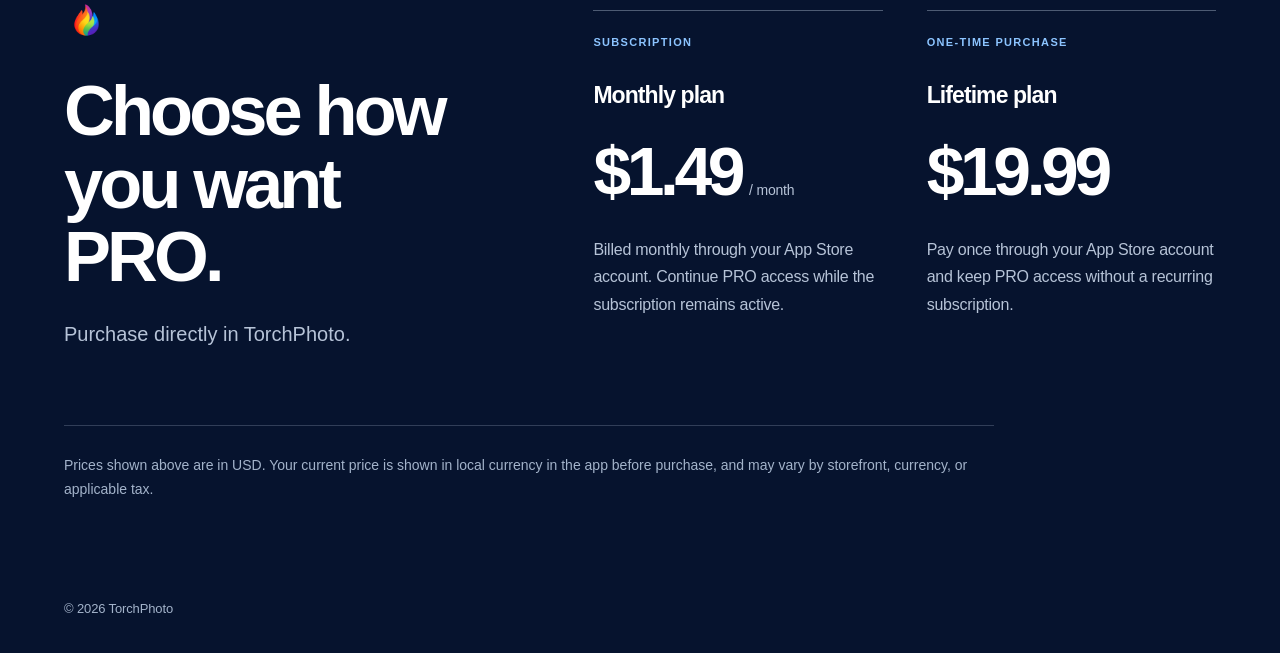
<file: pro.html>
<!DOCTYPE html>
<html lang="en">
<head>
    <meta charset="UTF-8">
    <meta name="viewport" content="width=device-width, initial-scale=1.0">
    <meta name="theme-color" content="#06132e">
    <title>TorchPhoto PRO — Feature Guide</title>
    <meta name="description" content="See TorchPhoto PRO in the actual app: unlimited servers, Timeline Viewer, automatic backups, expanded thumbnail tools, unlimited uploads, and more.">
    <link rel="canonical" href="https://torchphoto.com/pro">
    <meta property="og:type" content="website">
    <meta property="og:title" content="TorchPhoto PRO — Feature Guide">
    <meta property="og:description" content="Explore the actual TorchPhoto PRO experience feature by feature.">
    <meta property="og:image" content="https://torchphoto.com/pro-actual-timeline.webp">
    <meta property="og:url" content="https://torchphoto.com/pro">
    <meta name="twitter:card" content="summary_large_image">
    <link rel="icon" type="image/webp" href="pro-logo.webp">
    <style>
:root {
    --paper: #ffffff;
    --ink: #111827;
    --muted: #667085;
    --line: #dce3ed;
    --accent: #0f43d6;
    --screenshot-radius: min(22px, 10%) / min(22px, 4.6%);
    --ease: cubic-bezier(.22, 1, .36, 1);
}

* { box-sizing: border-box; margin: 0; padding: 0; }
html { scroll-behavior: smooth; scroll-padding-top: 108px; }
body {
    min-width: 320px;
    overflow-x: clip;
    color: var(--ink);
    background: var(--paper);
    font-family: -apple-system, BlinkMacSystemFont, "Segoe UI", Roboto, Helvetica, Arial, sans-serif;
    font-size: 20px;
    line-height: 1.65;
    -webkit-font-smoothing: antialiased;
}
body.lightbox-open { overflow: hidden; }
::selection { color: var(--paper); background: var(--accent); }
img { display: block; max-width: 100%; }
button, a { -webkit-tap-highlight-color: transparent; }
button { font: inherit; }
a { color: inherit; text-underline-offset: .22em; }
a:focus-visible, button:focus-visible { outline: 2px solid #637d9f; outline-offset: 7px; }
.container { width: min(1440px, calc(100% - 128px)); margin-inline: auto; }

/* A continuous gallery wall, rather than a collection of floating cards. */
.site-nav {
    position: fixed;
    inset: 0 0 auto;
    z-index: 100;
    height: 74px;
    color: var(--ink);
    background: #ffffff;
    border-bottom: 1px solid var(--line);
}
.site-nav::after {
    content: "";
    position: absolute;
    left: 0;
    bottom: -1px;
    width: 100%;
    height: 2px;
    background: var(--accent);
    transform: scaleX(var(--page-progress, 0));
    transform-origin: left;
}
.nav-inner { height: 100%; display: flex; align-items: center; justify-content: space-between; gap: 32px; }
.brand { display: inline-flex; align-items: center; gap: 12px; font-size: 19px; font-weight: 700; letter-spacing: -.04em; }
.brand img { width: 32px; height: 32px; object-fit: contain; }
.nav-links { display: flex; align-items: center; gap: 36px; }
.nav-links a { position: relative; padding-block: 8px; font-size: 15px; font-weight: 500; text-decoration: none; }
.nav-links a::after { content: ""; position: absolute; inset: auto 0 3px; height: 1px; background: currentColor; transform: scaleX(0); transform-origin: right; transition: transform .35s var(--ease); }
.nav-links a:hover::after, .nav-links a[aria-current="location"]::after { transform: scaleX(1); transform-origin: left; }
.nav-links .nav-highlight { padding: 10px 18px; border: 1px solid #252b34; border-radius: 8px; color: #fff; background: #252b34; }
.nav-links .nav-highlight:hover { background: #3a424e; border-color: #3a424e; }
.nav-links .nav-highlight::after { display: none; }
.nav-toggle { display: none; width: 44px; height: 44px; padding: 0; border: 0; border-radius: 0; color: inherit; background: transparent; cursor: pointer; font-size: 25px; }

.hero { position: relative; padding: 152px 0 98px; color: #fff; background: linear-gradient(145deg, #020817 0%, #06132e 52%, #071e4b 100%); }
.hero-grid { display: grid; grid-template-columns: minmax(0, 1.15fr) minmax(0, 1fr); align-items: center; gap: clamp(40px, 5.5vw, 88px); }
.hero-copy { position: relative; z-index: 2; min-width: 0; padding-block: 36px; }
.eyebrow, .section-kicker { display: block; font-size: 13px; font-weight: 600; line-height: 1.4; letter-spacing: .16em; text-transform: uppercase; }
.eyebrow { display: flex; align-items: center; gap: 12px; margin-bottom: 36px; }
.hero h1 { font-size: clamp(64px, 6.2vw, 100px); font-weight: 700; line-height: 1; letter-spacing: -.065em; }
.hero-title-line { display: block; white-space: nowrap; }
.hero-title-finish { display: block; margin-top: 3px; color: #8cc4ff; font-size: 1.4em; font-weight: 700; line-height: 1; letter-spacing: -.065em; }
.hero-copy > p { max-width: 530px; margin-top: 36px; color: rgba(255, 255, 255, .72); font-size: clamp(19px, 1.5vw, 23px); line-height: 1.65; letter-spacing: -.025em; }
.hero-actions { margin-top: 38px; }
.button { display: inline-flex; align-items: center; justify-content: space-between; gap: 32px; min-height: 56px; padding: 12px 22px; border: 1px solid rgba(255,255,255,.24); border-radius: 8px; color: #fff; background: rgba(255,255,255,.06); font-size: 16px; font-weight: 600; text-decoration: none; transition: background .3s; }
.button:hover { background: rgba(255,255,255,.12); }
.button span { display: inline-block; font-size: 22px; font-weight: 400; transition: transform .4s var(--ease); }
.button:hover span { transform: translateY(5px); }
.hero-visual { position: relative; min-width: 0; height: clamp(540px, 46vw, 700px); overflow: visible; background: transparent; }
.hero-visual::before, .hero-visual::after { content: none; }
.hero-phone { position: absolute; background: transparent; box-shadow: 0 22px 35px -18px rgba(0,0,0,.6); border: 0; border-radius: var(--screenshot-radius); overflow: visible; will-change: transform; }
.hero-phone img { width: 100%; height: auto; border-radius: var(--screenshot-radius); }
.hero-phone-left { top: 21%; left: 0; z-index: 1; width: 29%; transform: translateY(calc(var(--hero-shift, 0px) * -.45)); }
.hero-phone-main { top: 8%; left: 31%; z-index: 3; width: 38%; transform: translateY(var(--hero-shift, 0px)); }
.hero-phone-right { top: 29%; right: 0; z-index: 2; width: 29%; transform: translateY(calc(var(--hero-shift, 0px) * -.7)); }
.hero-orbit { position: absolute; inset: auto 0 27px; z-index: 5; color: rgba(255,255,255,.6); font-size: 11px; line-height: 1.4; letter-spacing: .12em; text-transform: uppercase; }

.features { padding-top: 70px; }
.section-heading { display: grid; grid-template-columns: .9fr 1.35fr; column-gap: 80px; padding-block: 46px 110px; border-top: 1px solid var(--ink); }
.section-kicker { grid-column: 1; align-self: start; padding-top: 10px; }
.section-heading h2 { grid-column: 2; max-width: 820px; font-size: clamp(46px, 4.8vw, 72px); font-weight: 650; line-height: 1.07; letter-spacing: -.055em; text-wrap: balance; }
.section-heading p { grid-column: 2; max-width: 590px; margin-top: 24px; color: var(--muted); font-size: 21px; line-height: 1.55; letter-spacing: -.025em; }
.feature-list { display: block; }
.feature-block {
    --section-progress: 0;
    position: relative;
    display: grid;
    grid-template-columns: .9fr 1.35fr;
    column-gap: 80px;
    row-gap: 64px;
    padding-block: 84px 112px;
    border-top: 1px solid var(--line);
}
.feature-block::before { content: ""; position: absolute; inset: -1px 0 auto; height: 1px; background: var(--ink); transform: scaleX(var(--section-progress)); transform-origin: left; }
.feature-story { grid-column: 1 / -1; display: grid; grid-template-columns: .9fr 1.35fr; column-gap: 80px; align-items: start; }
.feature-intro { position: sticky; top: 128px; align-self: start; padding-right: 12px; }
.feature-number { display: block; margin-bottom: 30px; color: var(--accent); font-size: 64px; font-weight: 500; line-height: .95; letter-spacing: -.065em; font-variant-numeric: tabular-nums; }
.feature-intro h3 { max-width: 530px; font-size: clamp(34px, 3.3vw, 50px); font-weight: 650; line-height: 1.12; letter-spacing: -.05em; text-wrap: balance; }
.feature-copy { min-width: 0; }
.feature-copy > p { color: var(--muted); font-size: clamp(19px, 1.48vw, 22px); line-height: 1.72; letter-spacing: -.02em; }
.feature-copy > p + p { margin-top: 25px; }
.feature-copy strong { color: var(--ink); font-weight: 600; }
.feature-copy a { color: var(--ink); text-decoration-thickness: 1px; }
.feature-copy a:hover { color: var(--accent); }
.feature-availability { margin-top: 36px; padding-top: 20px; border-top: 1px solid var(--line); }
.availability-line { display: grid; grid-template-columns: 52px minmax(0, 1fr); gap: 15px; font-size: 16px; line-height: 1.65; color: var(--muted); }
.availability-line + .availability-line { margin-top: 14px; }
.availability-line b { padding-top: 3px; font-size: 11px; font-weight: 650; letter-spacing: .1em; }
.availability-pro { color: var(--ink); }
.availability-pro b { color: var(--accent); }

/* Screens are hung in a shared horizontal space, with their full content intact. */
.feature-media { grid-column: 1 / -1; position: relative; display: flex; align-items: center; justify-content: center; gap: clamp(16px, 2.2vw, 36px); min-width: 0; width: 100%; padding: 66px clamp(28px, 4vw, 64px); border-radius: 24px; background: #f0f4fa; }
.feature-media--single { min-height: 620px; }
.feature-image-button { position: relative; flex: 0 1 250px; min-width: 0; max-width: 270px; padding: 0; border: 0; border-radius: var(--screenshot-radius); color: inherit; background: transparent; box-shadow: 0 20px 30px -23px rgba(15,23,42,.4); cursor: zoom-in; transition: box-shadow .5s var(--ease); }
.feature-image-button img { width: 100%; height: auto; border-radius: var(--screenshot-radius); transition: filter .4s; }
.feature-image-button:hover { box-shadow: 0 28px 38px -22px rgba(15,23,42,.5); }
.feature-image-button:hover img { filter: brightness(1.035); }
.feature-image-button:nth-of-type(even) { translate: 0 calc(20px + var(--gallery-shift, 0px)); }
.feature-image-button:nth-of-type(odd) { translate: 0 calc(-12px - var(--gallery-shift, 0px)); }
.feature-media--single .feature-image-button { translate: 0 var(--gallery-shift, 0px); }
.feature-media-arrow { flex: 0 0 30px; color: var(--accent); }
.feature-media-arrow svg { display: block; width: 30px; height: 30px; }
.feature-block--wide .feature-media { padding-inline: 32px; }
.feature-block--wide .feature-image-button { flex-basis: 0; flex-grow: 1; }
.feature-block--wide .feature-media { min-height: 560px; }
.feature-block--single .feature-story { display: contents; }
.feature-block--single .feature-intro { position: static; grid-column: 1; grid-row: 1; }
.feature-block--single .feature-copy { grid-column: 2; grid-row: 1 / 3; }
.feature-block--single .feature-media { grid-column: 1; grid-row: 2; align-self: start; min-height: 0; padding: 45px 38px; }
.feature-block--single .feature-image-button { max-width: 225px; }
.feature-block--dark { --ink: #ffffff; --muted: #b6c3d7; --line: rgba(148,163,184,.3); --accent: #8cc4ff; color: var(--ink); background: #06132e; box-shadow: 0 0 0 100vmax #06132e; clip-path: inset(0 -100vmax); border-top-color: transparent; padding-block: 104px 112px; }
.feature-block--dark .feature-media { background: #0c2558; }
.feature-block--dark .feature-image-button { box-shadow: 0 23px 35px -20px #020817; }
.feature-block--dark::before { background: transparent; }
.feature-block--dark .feature-media-arrow { color: var(--accent); }
.feature-block--dark + .feature-block { border-top-color: transparent; }
.feature-block--dark + .feature-block::before { display: none; }
.feature-block--slideshow .feature-media { align-items: center; min-height: 680px; padding-inline: clamp(28px, 5vw, 84px); }
.feature-block--slideshow .feature-image-button:first-of-type { flex: 1.25; max-width: 310px; }

.purchase { padding-block: 115px 74px; background: #06132e; color: #fff; }
.purchase-card { display: grid; grid-template-columns: minmax(0, 1fr) minmax(0, 1.45fr); column-gap: 100px; }
.purchase-logo { grid-column: 1; width: 44px; height: 44px; margin-bottom: 30px; object-fit: contain; }
.purchase-card h2 { grid-column: 1; max-width: 540px; font-size: clamp(50px, 5.5vw, 78px); font-weight: 650; line-height: 1.04; letter-spacing: -.055em; }
.purchase-card > p { grid-column: 1; max-width: 470px; margin-top: 25px; color: #b6c3d7; font-size: 20px; }
.pricing-grid { grid-column: 2; grid-row: 1 / 4; display: grid; grid-template-columns: repeat(2, minmax(0, 1fr)); column-gap: 44px; align-content: start; padding-top: 10px; }
.pricing-card { min-width: 0; padding-top: 22px; border-top: 1px solid rgba(148,163,184,.5); }
.pricing-card > span { display: block; margin-bottom: 30px; color: #8cc4ff; font-size: 11px; font-weight: 600; letter-spacing: .12em; text-transform: uppercase; }
.pricing-card h3 { font-size: 23px; font-weight: 600; line-height: 1.3; letter-spacing: -.04em; }
.plan-price { display: flex; flex-wrap: wrap; align-items: baseline; gap: 8px; margin-top: 24px; font-size: clamp(52px, 5.3vw, 84px); font-weight: 650; line-height: 1.1; letter-spacing: -.065em; white-space: nowrap; }
.plan-price small { color: #b6c3d7; font-size: 14px; font-weight: 400; letter-spacing: -.015em; }
.pricing-card p { margin-top: 27px; color: #b6c3d7; font-size: 16px; line-height: 1.7; letter-spacing: -.015em; }
.purchase-card > .price-note { grid-column: 1 / -1; max-width: 930px; margin-top: 74px; padding-top: 28px; border-top: 1px solid rgba(148,163,184,.3); font-size: 14px; line-height: 1.7; color: #a3b3ca; }
footer { padding-block: 22px 34px; color: #a3b3ca; background: #06132e; }
.footer-inner { font-size: 13px; letter-spacing: -.01em; }

.image-lightbox { position: fixed; inset: 0; z-index: 200; display: none; align-items: center; justify-content: center; padding: 28px; background: rgba(2,8,23,.96); }
.image-lightbox.is-open { display: flex; }
.image-lightbox img { display: block; width: auto; max-width: min(90vw, 900px); max-height: 90dvh; object-fit: contain; border-radius: var(--screenshot-radius); }
.image-lightbox-close { position: fixed; top: 20px; right: 24px; display: grid; place-items: center; width: 48px; height: 48px; padding: 0; border: 1px solid #6c809d; border-radius: 8px; color: #fff; background: #06132e; font-size: 30px; line-height: 1; cursor: pointer; }
.image-lightbox-nav { position: fixed; top: 50%; display: grid; place-items: center; width: 48px; height: 48px; padding: 0; border: 1px solid #6c809d; border-radius: 8px; color: #fff; background: #06132e; transform: translateY(-50%); cursor: pointer; transition: background .2s; }
.image-lightbox-nav[hidden] { display: none; }
.image-lightbox-prev { left: 24px; }
.image-lightbox-next { right: 24px; }
.image-lightbox-nav svg { display: block; width: 22px; height: 22px; pointer-events: none; }
.image-lightbox-nav:hover, .image-lightbox-close:hover { background: #0c2558; }
.image-lightbox img { touch-action: pan-y pinch-zoom; user-select: none; -webkit-user-select: none; -webkit-user-drag: none; }
.image-lightbox.has-gallery img { cursor: grab; }
.image-lightbox.has-gallery img:active { cursor: grabbing; }

/* Motion is progressively enhanced; without JavaScript every section stays readable. */
.motion-ready [data-reveal] { opacity: 0; transform: translate3d(0, 34px, 0); transition: opacity 1s var(--ease), transform 1.1s var(--ease), clip-path 1.3s var(--ease); }
.motion-ready .section-heading[data-reveal] { transform: translate3d(0, 40px, 0); }
.motion-ready .feature-intro[data-reveal] { transform: translate3d(-24px, 24px, 0); }
.motion-ready .feature-media[data-reveal] { opacity: 0; transform: translate3d(0, 36px, 0) scale(.985); }
.motion-ready .feature-block--dark .feature-media[data-reveal] { transform: scale(.97); }
.motion-ready [data-reveal].is-visible { opacity: 1; transform: translate3d(0, 0, 0); }
.motion-ready .feature-block--dark .feature-media.is-visible { opacity: 1; transform: translate3d(0, 0, 0); }
.motion-ready .hero-copy { animation: opening-copy 1.2s var(--ease) both; }
.motion-ready .hero-visual { animation: opening-frame 1.5s var(--ease) both; }
@keyframes opening-copy { from { opacity: 0; transform: translateY(24px); } to { opacity: 1; transform: translateY(0); } }
@keyframes opening-frame { from { opacity: 0; transform: translateY(20px); } to { opacity: 1; transform: translateY(0); } }

@media (min-width: 1700px) {
    .hero { padding-block: 190px 118px; }
    .hero h1 { font-size: 100px; }
    .hero-visual { height: 720px; }
}
@media (max-width: 1200px) {
    .container { width: calc(100% - 88px); }
    .hero-grid { gap: 32px; }
    .hero h1 { font-size: 6.2vw; }
    .hero-visual { height: 560px; }
    .section-heading, .feature-block, .feature-story { column-gap: 54px; grid-template-columns: .9fr 1.3fr; }
    .purchase-card { column-gap: 60px; grid-template-columns: .85fr 1.3fr; }
    .pricing-grid { column-gap: 28px; }
    .plan-price { font-size: 60px; }
}
@media (max-width: 900px) {
    .container { width: calc(100% - 64px); }
    .hero { padding-top: 150px; }
    .hero-grid { grid-template-columns: minmax(0, 1fr); gap: 56px; }
    .hero-copy { padding: 0; }
    .hero h1 { font-size: clamp(56px, 10.5vw, 94px); }
    .hero-title-line { white-space: normal; }
    .hero-title-finish { font-size: 1.3em; }
    .hero-copy > p { max-width: 610px; font-size: 22px; }
    .hero-visual { width: 100%; height: auto; aspect-ratio: 1 / 1; }
    .hero-phone-left { top: 17%; left: 0; width: 29%; }
    .hero-phone-main { top: 8%; left: 31%; width: 38%; }
    .hero-phone-right { top: 25%; right: 0; width: 29%; }
    .section-heading { grid-template-columns: 1fr; gap: 24px; padding-bottom: 80px; }
    .section-heading h2, .section-heading p { grid-column: 1; }
    .section-heading h2 { max-width: 660px; font-size: clamp(46px, 6.6vw, 64px); }
    .section-heading p { margin: 0; }
    .feature-block { column-gap: 36px; row-gap: 44px; padding-block: 65px 80px; }
    .feature-story { column-gap: 36px; }
    .feature-number { margin-bottom: 26px; font-size: 66px; }
    .feature-intro h3 { font-size: 33px; }
    .feature-copy > p { font-size: 18px; }
    .availability-line { grid-template-columns: 42px 1fr; gap: 8px; font-size: 14px; }
    .feature-media { padding: 48px 28px; gap: 18px; }
    .feature-media--single { min-height: 560px; }
    .feature-block--wide .feature-media { min-height: 420px; padding-inline: 20px; gap: 14px; }
    .feature-block--slideshow .feature-media { min-height: 500px; padding-inline: 28px; }
    .feature-media-arrow, .feature-media-arrow svg { width: 24px; }
    .feature-media-arrow { flex-basis: 24px; }
    .purchase-card { grid-template-columns: 1fr; }
    .purchase-card h2 { max-width: 650px; font-size: 70px; }
    .pricing-grid { grid-column: 1; grid-row: auto; gap: 40px; margin-top: 56px; }
    .plan-price { font-size: 80px; }
    .purchase-card > .price-note { margin-top: 54px; }
}
@media (max-width: 600px) {
    html { scroll-padding-top: 90px; }
    .container { width: calc(100% - 40px); }
    .site-nav { height: 70px; }
    .brand { gap: 9px; font-size: 20px; }
    .brand img { width: 28px; height: 28px; }
    .nav-toggle { display: grid; place-items: center; }
    .nav-links { display: none; position: absolute; top: 69px; left: 0; right: 0; padding: 20px; background: var(--paper); border-bottom: 1px solid var(--line); }
    .nav-links.is-open { display: flex; justify-content: space-between; gap: 20px; }
    .nav-links a { font-size: 14px; }
    .hero { padding: 122px 0 60px; }
    .hero-grid { gap: 44px; }
    .eyebrow { margin-bottom: 28px; font-size: 11px; }
    .hero h1 { font-size: clamp(44px, 12.5vw, 74px); }
    .hero-title-finish { font-size: 1.4em; margin-top: 5px; }
    .hero-copy > p { margin-top: 28px; font-size: 19px; line-height: 1.65; }
    .hero-actions { margin-top: 24px; }
    .button { width: 100%; font-size: 15px; }
    .hero-visual { height: clamp(390px, 106vw, 570px); aspect-ratio: auto; }
    .hero-phone-left { left: 0; top: 20%; width: 29%; }
    .hero-phone-main { left: 31%; top: 9%; width: 38%; }
    .hero-phone-right { right: 0; top: 29%; width: 29%; }
    .hero-orbit { inset: auto 0 21px; font-size: 9px; letter-spacing: .1em; }
    .features { padding-top: 26px; }
    .section-heading { padding-block: 30px 60px; gap: 22px; }
    .section-kicker { font-size: 11px; }
    .section-heading h2 { font-size: clamp(38px, 9.3vw, 55px); }
    .section-heading p { font-size: 19px; }
    .feature-block { display: grid; grid-template-columns: 1fr; row-gap: 30px; padding-block: 46px 58px; }
    .feature-story { grid-template-columns: 1fr; row-gap: 30px; }
    .feature-block--single .feature-intro, .feature-block--single .feature-copy, .feature-block--single .feature-media { grid-column: 1; grid-row: auto; }
    .feature-intro { position: static; padding: 0; display: grid; grid-template-columns: 52px minmax(0, 1fr); gap: 18px; align-items: baseline; }
    .feature-number { margin: 0; font-size: 43px; }
    .feature-intro h3 { max-width: 450px; font-size: clamp(29px, 7.1vw, 40px); line-height: 1.16; }
    .feature-copy > p { font-size: 18px; line-height: 1.75; }
    .feature-copy > p + p { margin-top: 22px; }
    .feature-availability { margin-top: 28px; }
    .availability-line { grid-template-columns: 42px 1fr; gap: 12px; font-size: 15px; }
    .availability-line b { font-size: 10px; }
    .feature-media, .feature-block--wide .feature-media, .feature-block--slideshow .feature-media { flex-wrap: nowrap; justify-content: center; min-height: 0; width: 100%; margin-left: 0; padding: 30px 12px; border-radius: 18px; gap: 6px; overflow: visible; }
    .feature-image-button, .feature-block--wide .feature-image-button, .feature-block--slideshow .feature-image-button:first-of-type { flex: 1 1 0; max-width: 180px; min-width: 0; }
    .feature-media--single { justify-content: center; }
    .feature-media--single .feature-image-button { flex: 0 1 66%; max-width: 220px; }
    .feature-image-button:nth-of-type(n) { translate: 0; }
    .feature-media-arrow { flex-basis: 16px; }
    .feature-media-arrow svg { width: 16px; height: 16px; }
    .feature-block--dark { padding-block: 58px; }
    .purchase { padding-block: 68px 48px; }
    .purchase-logo { width: 38px; height: 38px; margin-bottom: 28px; }
    .purchase-card h2 { max-width: 390px; font-size: 54px; }
    .purchase-card > p { margin-top: 20px; font-size: 19px; }
    .pricing-grid { grid-template-columns: 1fr; margin-top: 42px; gap: 38px; }
    .pricing-card { display: grid; grid-template-columns: 1fr 1fr; column-gap: 20px; padding-top: 20px; }
    .pricing-card > span { grid-column: 1 / -1; margin-bottom: 18px; }
    .pricing-card h3 { grid-column: 1; font-size: 23px; }
    .plan-price { grid-column: 2; grid-row: 2; justify-content: flex-end; gap: 4px; margin-top: -4px; font-size: 52px; }
    .plan-price small { font-size: 12px; }
    .pricing-card p { grid-column: 1 / -1; max-width: 460px; margin-top: 22px; font-size: 16px; }
    .purchase-card > .price-note { font-size: 13px; }
    .image-lightbox { padding: 64px 16px 84px; }
    .image-lightbox img { max-width: 100%; max-height: calc(100dvh - 148px); }
    .image-lightbox-close { top: 14px; right: 14px; width: 40px; height: 40px; }
    .image-lightbox-nav { top: auto; bottom: 18px; transform: none; }
    .image-lightbox-prev { left: calc(50% - 58px); }
    .image-lightbox-next { left: calc(50% + 10px); right: auto; }
    .motion-ready .feature-intro[data-reveal] { transform: translateY(22px); }
    .motion-ready .feature-intro[data-reveal].is-visible { transform: none; }
}
@media (prefers-reduced-motion: reduce) {
    html { scroll-behavior: auto; }
    *, *::before, *::after { animation-duration: .01ms !important; animation-iteration-count: 1 !important; transition-duration: .01ms !important; }
    .motion-ready [data-reveal] { opacity: 1; transform: none; clip-path: none; }
    .hero-phone, .feature-image-button:nth-of-type(n) { transform: none; translate: none; }
}
@media (max-width: 380px) {
    .pricing-card { grid-template-columns: 1fr; }
    .plan-price { grid-column: 1; grid-row: auto; justify-content: flex-start; margin-top: 16px; }
}

    </style>
</head>
<body>
    <nav class="site-nav" aria-label="Page navigation">
        <div class="container nav-inner">
            <div class="brand">
                <img src="pro-logo.webp" alt="" width="34" height="34">
                <span>TorchPhoto</span>
            </div>
            <button class="nav-toggle" type="button" aria-expanded="false" aria-controls="pro-nav-links" aria-label="Open menu">☰</button>
            <div class="nav-links" id="pro-nav-links">
                <a href="#features">PRO Features</a>
                <a class="nav-highlight" href="#plans">Purchase Options</a>
            </div>
        </div>
    </nav>

    <main>
        <header class="hero">
            <div class="container hero-grid">
                <div class="hero-copy">
                    <span class="eyebrow">TorchPhoto PRO</span>
                    <h1><span class="hero-title-line">See how PRO</span> <span class="hero-title-finish">works.</span></h1>
                    <p>Browse every registered server, bring generated thumbnails into one timeline, automate backups, and remove the limits around larger photo and video libraries.</p>
                    <div class="hero-actions">
                        <a class="button button-primary" href="#features">Explore PRO Features <span aria-hidden="true">↓</span></a>
                    </div>
                </div>
                <div class="hero-visual" aria-label="Actual TorchPhoto PRO screens">
                    <div class="hero-phone hero-phone-left" aria-hidden="true">
                        <img src="pro-actual-servers.webp" alt="" width="942" height="2048">
                    </div>
                    <div class="hero-phone hero-phone-main">
                        <img src="pro-actual-timeline.webp" alt="TorchPhoto Timeline Viewer combining thumbnails from registered servers" width="942" height="2048">
                    </div>
                    <div class="hero-phone hero-phone-right" aria-hidden="true">
                        <img src="pro-actual-directory.webp" alt="" width="942" height="2048">
                    </div>
                    <div class="hero-orbit">Actual TorchPhoto app screens</div>
                </div>
            </div>
        </header>

        <section class="section features" id="features">
            <div class="container">
                <div class="section-heading" data-reveal>
                    <span class="section-kicker">PRO in the app</span>
                    <h2>Ten ways PRO changes the experience.</h2>
                    <p>See exactly what changes when you move from FREE to PRO.</p>
                </div>
                <div class="feature-list">
                    <article class="feature-block" id="feature-01">
                        <div class="feature-story">
                        <div class="feature-intro" data-reveal><span class="feature-number">01</span><h3>Use every registered server.</h3></div>
                        <div class="feature-copy"><p data-reveal>With FREE, only one registered server can be used. If your media is divided between a home NAS, a work server, and an off-site archive, moving between libraries means working around that single-server limit.</p><p data-reveal><strong>PRO unlocks every registered FTP, SFTP, SMB, and WebDAV connection.</strong> Each server keeps its own protocol and path, so you can open the library you need without removing or replacing another connection. This is especially useful when photos and videos are intentionally stored across several locations.</p><div class="feature-availability" data-reveal><div class="availability-line availability-free"><b>FREE</b><span>Only one registered server can be used.</span></div><div class="availability-line availability-pro"><b>PRO</b><span>All registered servers can be used without replacing a connection.</span></div></div></div>
                        </div>
                        <div data-reveal class="feature-media"><button class="feature-image-button" type="button" data-lightbox-src="PRO/1-1.jpg"><img src="PRO/1-1.jpg" width="1179" height="2556" alt="Registered server selection before using PRO" loading="lazy" decoding="async"></button><span class="feature-media-arrow" aria-hidden="true"><svg viewBox="0 0 24 24" fill="none"><path d="M5 12h14M14 7l5 5-5 5" stroke="currentColor" stroke-width="2" stroke-linecap="round" stroke-linejoin="round"/></svg></span><button class="feature-image-button" type="button" data-lightbox-src="PRO/1-2.jpg"><img src="PRO/1-2.jpg" width="1179" height="2556" alt="All registered servers available with PRO" loading="lazy" decoding="async"></button></div>
                    </article>
                    <article class="feature-block feature-block--single" id="feature-02">
                        <div class="feature-story">
                        <div class="feature-intro" data-reveal><span class="feature-number">02</span><h3>Automate backups with Shortcuts.</h3></div>
                        <div class="feature-copy"><p data-reveal>FREE backups are started manually in TorchPhoto. Repeatedly opening the app, choosing the same destination, and preparing the same kind of upload can become tedious when you follow a regular backup routine.</p><p data-reveal><strong>PRO enables backups with Upload by Date and Upload Files.</strong> Open Settings → Set Up Shortcut and choose today’s captures or selected items. Both use a saved server, folder, and your Upload options. Today’s shortcut can run from a Personal Automation; the selected-items shortcut asks you to choose items each time. <a href="shortcutsetting.html">See the setup guide</a>.</p><div class="feature-availability" data-reveal><div class="availability-line availability-free"><b>FREE</b><span>The actions may be visible in Shortcuts, but uploading through them requires PRO.</span></div><div class="availability-line availability-pro"><b>PRO</b><span>Back up photos and videos by date, or files supplied to the shortcut, to your chosen server.</span></div></div></div>
                        </div>
                        <div data-reveal class="feature-media feature-media--single"><button class="feature-image-button" type="button" data-lightbox-src="PRO/2-1.jpg"><img src="PRO/2-1.jpg" width="1179" height="2556" alt="TorchPhoto action in iOS Shortcuts" loading="lazy" decoding="async"></button></div>
                    </article>
                    <article class="feature-block feature-block--dark feature-block--wide" id="feature-03">
                        <div class="feature-story">
                        <div class="feature-intro" data-reveal><span class="feature-number">03</span><h3>Browse every server in one timeline.</h3></div>
                        <div class="feature-copy"><p data-reveal>With FREE, you browse one server and its folders at a time. Finding media from a particular month can mean opening several directory trees, especially when different years are stored on different servers.</p><p data-reveal><strong>PRO's Timeline Viewer brings prepared thumbnails from all registered servers into one chronological view.</strong> Items are arranged by their original media date and can be browsed by year, month, or day without entering each folder first. When an item is opened, TorchPhoto still uses that file's original server and protocol, so separate FTP, SMB, SFTP, and WebDAV libraries feel like one visual collection.</p><p data-reveal><strong>Memories separates your country of residence from the countries you visit.</strong> This simple feature makes it easy to browse your travel photos and videos by country, so you can revisit a trip without searching through everyday memories from home.</p><div class="feature-availability" data-reveal><div class="availability-line availability-free"><b>FREE</b><span>Media is browsed through each server's folders separately.</span></div><div class="availability-line availability-pro"><b>PRO</b><span>Prepared thumbnails from registered servers appear together in one date-based timeline, with Memories for browsing travel countries separately from your country of residence.</span></div></div></div>
                        </div>
                        <div data-reveal class="feature-media"><button class="feature-image-button" type="button" data-lightbox-src="PRO/3-1.jpg"><img src="PRO/3-1.jpg" width="1179" height="2556" alt="Timeline Viewer screen 1" loading="lazy" decoding="async"></button><button class="feature-image-button" type="button" data-lightbox-src="PRO/3-2.jpg"><img src="PRO/3-2.jpg" width="1179" height="2556" alt="Timeline Viewer screen 2" loading="lazy" decoding="async"></button><button class="feature-image-button" type="button" data-lightbox-src="PRO/3-3.jpg"><img src="PRO/3-3.jpg" width="1179" height="2556" alt="Timeline Viewer screen 3" loading="lazy" decoding="async"></button><button class="feature-image-button" type="button" data-lightbox-src="PRO/3-4.jpg"><img src="PRO/3-4.jpg" width="1179" height="2556" alt="Memories showing travel photos and videos grouped by country" loading="lazy" decoding="async"></button></div>
                    </article>
                    <article class="feature-block" id="feature-04">
                        <div class="feature-story">
                        <div class="feature-intro" data-reveal><span class="feature-number">04</span><h3>Keep more thumbnails on the device.</h3></div>
                        <div class="feature-copy"><p data-reveal>FREE keeps the thumbnail cache within 100 MB. That is enough to try the visual browsing workflow, but a large photo library can quickly exceed it, leaving only a limited portion of prepared thumbnails available on the device.</p><p data-reveal><strong>PRO removes TorchPhoto's app-level thumbnail cache limit.</strong> A much larger set of thumbnails can remain ready, which reduces repeated loading and makes offline browsing more useful when a server cannot be reached. The real boundary is the storage available on your device, and the cache can still be managed or deleted from TorchPhoto when needed.</p><div class="feature-availability" data-reveal><div class="availability-line availability-free"><b>FREE</b><span>Thumbnail cache is limited to 100 MB.</span></div><div class="availability-line availability-pro"><b>PRO</b><span>TorchPhoto applies no app-level cache limit; available device storage is the boundary.</span></div></div></div>
                        </div>
                        <div data-reveal class="feature-media"><button class="feature-image-button" type="button" data-lightbox-src="PRO/4-1.jpg"><img src="PRO/4-1.jpg" width="1179" height="2556" alt="Thumbnail cache limit before PRO" loading="lazy" decoding="async"></button><span class="feature-media-arrow" aria-hidden="true"><svg viewBox="0 0 24 24" fill="none"><path d="M5 12h14M14 7l5 5-5 5" stroke="currentColor" stroke-width="2" stroke-linecap="round" stroke-linejoin="round"/></svg></span><button class="feature-image-button" type="button" data-lightbox-src="PRO/4-2.jpg"><img src="PRO/4-2.jpg" width="1179" height="2556" alt="Thumbnail cache settings with PRO" loading="lazy" decoding="async"></button></div>
                    </article>
                    <article class="feature-block feature-block--single" id="feature-05">
                        <div class="feature-story">
                        <div class="feature-intro" data-reveal><span class="feature-number">05</span><h3>Generate thumbnails across a server path.</h3></div>
                        <div class="feature-copy"><p data-reveal>FREE generates thumbnails from the folder currently being viewed. On a server with many years, albums, and nested folders, preparing the whole library means entering folders and starting the same task repeatedly.</p><p data-reveal><strong>PRO can start one server-wide generation job from the registered path.</strong> TorchPhoto scans supported media below that path and processes the directory tree without requiring you to visit every folder. This turns a deep NAS library from many small manual jobs into one managed operation with visible progress.</p><div class="feature-availability" data-reveal><div class="availability-line availability-free"><b>FREE</b><span>Thumbnail generation is started for the folder currently open.</span></div><div class="availability-line availability-pro"><b>PRO</b><span>One job can scan and generate thumbnails below the registered server path.</span></div></div></div>
                        </div>
                        <div data-reveal class="feature-media feature-media--single"><button class="feature-image-button" type="button" data-lightbox-src="PRO/5-1.jpg"><img src="PRO/5-1.jpg" width="1179" height="2556" alt="Server-wide thumbnail generation" loading="lazy" decoding="async"></button></div>
                    </article>
                    <article class="feature-block" id="feature-06">
                        <div class="feature-story">
                        <div class="feature-intro" data-reveal><span class="feature-number">06</span><h3>Show matching photo and video files as one item.</h3></div>
                        <div class="feature-copy"><p data-reveal>Live Photos and some camera workflows store one moment as a photo file plus a matching video file. FREE shows those files separately, so the same scene can appear twice and make a directory feel unnecessarily crowded.</p><p data-reveal><strong>PRO pairs matching photo and video files into one gallery item.</strong> The directory becomes easier to scan while both original files remain unchanged on the server. You keep the complete source media without having to browse a duplicate-looking pair every time.</p><div class="feature-availability" data-reveal><div class="availability-line availability-free"><b>FREE</b><span>Matching photo and video files appear as separate items.</span></div><div class="availability-line availability-pro"><b>PRO</b><span>Matching files can appear as one gallery item while both originals remain unchanged.</span></div></div></div>
                        </div>
                        <div data-reveal class="feature-media"><button class="feature-image-button" type="button" data-lightbox-src="PRO/6-1.jpg"><img src="PRO/6-1.jpg" width="1179" height="2556" alt="Matching photo and video shown separately" loading="lazy" decoding="async"></button><span class="feature-media-arrow" aria-hidden="true"><svg viewBox="0 0 24 24" fill="none"><path d="M5 12h14M14 7l5 5-5 5" stroke="currentColor" stroke-width="2" stroke-linecap="round" stroke-linejoin="round"/></svg></span><button class="feature-image-button" type="button" data-lightbox-src="PRO/6-2.jpg"><img src="PRO/6-2.jpg" width="1179" height="2556" alt="Matching photo and video combined as one item" loading="lazy" decoding="async"></button><button class="feature-image-button" type="button" data-lightbox-src="PRO/6-3.jpg"><img src="PRO/6-3.jpg" width="1179" height="2556" alt="Matching photo and video PRO feature screen 3" loading="lazy" decoding="async"></button></div>
                    </article>
                    <article class="feature-block" id="feature-07">
                        <div class="feature-story">
                        <div class="feature-intro" data-reveal><span class="feature-number">07</span><h3>Create thumbnails for larger video files.</h3></div>
                        <div class="feature-copy"><p data-reveal>FREE automatically skips video thumbnail generation for files larger than 50 MB. This limits processing during evaluation, but longer or higher-quality videos may remain as generic file icons and become difficult to recognize at a glance.</p><p data-reveal><strong>PRO removes the automatic 50 MB cutoff.</strong> Larger videos can receive visual thumbnails too, making mixed photo and video folders much easier to browse. If you want to control network traffic or processing time, you can still choose your own video skip limit instead of being locked to the FREE limit.</p><div class="feature-availability" data-reveal><div class="availability-line availability-free"><b>FREE</b><span>Automatic video thumbnail generation skips files larger than 50 MB.</span></div><div class="availability-line availability-pro"><b>PRO</b><span>Larger videos can receive thumbnails, with an optional custom skip limit.</span></div></div></div>
                        </div>
                        <div data-reveal class="feature-media"><button class="feature-image-button" type="button" data-lightbox-src="PRO/7-1.jpg"><img src="PRO/7-1.jpg" width="1179" height="2556" alt="Video thumbnail generation with the free size limit" loading="lazy" decoding="async"></button><span class="feature-media-arrow" aria-hidden="true"><svg viewBox="0 0 24 24" fill="none"><path d="M5 12h14M14 7l5 5-5 5" stroke="currentColor" stroke-width="2" stroke-linecap="round" stroke-linejoin="round"/></svg></span><button class="feature-image-button" type="button" data-lightbox-src="PRO/7-2.jpg"><img src="PRO/7-2.jpg" width="1179" height="2556" alt="Video thumbnail size limit settings with PRO" loading="lazy" decoding="async"></button></div>
                    </article>
                    <article class="feature-block feature-block--dark feature-block--slideshow" id="feature-08">
                        <div class="feature-story">
                        <div class="feature-intro" data-reveal><span class="feature-number">08</span><h3>Run slideshows without the trial limit.</h3></div>
                        <div class="feature-copy"><p data-reveal>FREE lets you try slideshow playback with up to 10 prepared photos. It demonstrates how a server album can be played, but it stops before a larger album or long-running display can continue.</p><p data-reveal><strong>PRO removes the 10-photo trial limit.</strong> The slideshow can continue through all available prepared photos, making it suitable for viewing a complete trip, family archive, portfolio, or a screen that stays on display without restarting after every short preview.</p><div class="feature-availability" data-reveal><div class="availability-line availability-free"><b>FREE</b><span>Slideshow playback is available as a 10-photo trial.</span></div><div class="availability-line availability-pro"><b>PRO</b><span>All available prepared photos can continue playing without the trial-count limit.</span></div></div></div>
                        </div>
                        <div data-reveal class="feature-media"><button class="feature-image-button" type="button" data-lightbox-src="PRO/8-1.jpg"><img src="PRO/8-1.jpg" width="1179" height="2556" alt="Unlimited PRO slideshow playback screen 1" loading="lazy" decoding="async"></button><button class="feature-image-button" type="button" data-lightbox-src="PRO/8-2.jpg"><img src="PRO/8-2.jpg" width="1179" height="2556" alt="Unlimited PRO slideshow playback screen 2" loading="lazy" decoding="async"></button><button class="feature-image-button" type="button" data-lightbox-src="PRO/8-3.jpg"><img src="PRO/8-3.jpg" width="1179" height="2556" alt="Unlimited PRO slideshow playback screen 3" loading="lazy" decoding="async"></button></div>
                    </article>
                    <article class="feature-block" id="feature-09">
                        <div class="feature-story">
                        <div class="feature-intro" data-reveal><span class="feature-number">09</span><h3>Upload larger selections in one run.</h3></div>
                        <div class="feature-copy"><p data-reveal>FREE uploads up to 50 selected items in each run. Backing up a large camera roll therefore requires several batches, repeated selections, and extra checking to make sure nothing was skipped.</p><p data-reveal><strong>PRO removes TorchPhoto's item-count limit for an upload run.</strong> A larger selection of photos, videos, RAW files, bursts, screenshots, and Live Photo components can be sent together. Network speed, server capacity, and device conditions still affect the job, but TorchPhoto no longer forces the selection into artificial 50-item batches.</p><div class="feature-availability" data-reveal><div class="availability-line availability-free"><b>FREE</b><span>Up to 50 selected items can be uploaded in each run.</span></div><div class="availability-line availability-pro"><b>PRO</b><span>TorchPhoto applies no item-count limit to the selection for one upload run.</span></div></div></div>
                        </div>
                        <div data-reveal class="feature-media"><button class="feature-image-button" type="button" data-lightbox-src="PRO/9-1.jpg"><img src="PRO/9-1.jpg" width="1179" height="2556" alt="Upload selection limit before PRO" loading="lazy" decoding="async"></button><span class="feature-media-arrow" aria-hidden="true"><svg viewBox="0 0 24 24" fill="none"><path d="M5 12h14M14 7l5 5-5 5" stroke="currentColor" stroke-width="2" stroke-linecap="round" stroke-linejoin="round"/></svg></span><button class="feature-image-button" type="button" data-lightbox-src="PRO/9-2.jpg"><img src="PRO/9-2.jpg" width="1179" height="2556" alt="Larger upload selection with PRO" loading="lazy" decoding="async"></button></div>
                    </article>
                    <article class="feature-block feature-block--wide" id="feature-10">
                        <div class="feature-story">
                        <div class="feature-intro" data-reveal><span class="feature-number">10</span><h3>Use additional PRO convenience features.</h3></div>
                        <div class="feature-copy"><p data-reveal>FREE includes TorchPhoto's core browsing and transfer experience, but smaller workflow improvements reserved for PRO are not available. Those missing conveniences can add repeated taps when you use the same servers and actions every day.</p><p data-reveal><strong>PRO includes additional time-saving features such as Quick Start.</strong> It also provides access to future convenience features released for PRO, so improvements designed to make repeated photo workflows faster and easier are available without changing plans again.</p><div class="feature-availability" data-reveal><div class="availability-line availability-free"><b>FREE</b><span>PRO-only convenience features are not available.</span></div><div class="availability-line availability-pro"><b>PRO</b><span>Quick Start and future convenience features released for PRO can be used.</span></div></div></div>
                        </div>
                        <div data-reveal class="feature-media"><button class="feature-image-button" type="button" data-lightbox-src="PRO/10-1.jpg"><img src="PRO/10-1.jpg" width="1179" height="2556" alt="Additional PRO convenience feature screen 1" loading="lazy" decoding="async"></button><button class="feature-image-button" type="button" data-lightbox-src="PRO/10-2.jpg"><img src="PRO/10-2.jpg" width="1179" height="2556" alt="Additional PRO convenience feature screen 2" loading="lazy" decoding="async"></button><button class="feature-image-button" type="button" data-lightbox-src="PRO/10-3.jpg"><img src="PRO/10-3.jpg" width="1179" height="2556" alt="Additional PRO convenience feature screen 3" loading="lazy" decoding="async"></button><button class="feature-image-button" type="button" data-lightbox-src="PRO/10-4.jpg"><img src="PRO/10-4.jpg" width="1179" height="2556" alt="Additional PRO convenience feature screen 4" loading="lazy" decoding="async"></button><button class="feature-image-button" type="button" data-lightbox-src="PRO/10-5.jpg"><img src="PRO/10-5.jpg" width="1179" height="2556" alt="Timeline Search shortcut from the server search screen" loading="lazy" decoding="async"></button></div>
                    </article>
                </div>
            </div>
        </section>

        <section class="purchase" id="plans">
            <div class="container">
                <div class="purchase-card" data-reveal>
                    <img class="purchase-logo" src="pro-logo.webp" alt="TorchPhoto" width="70" height="70">
                    <h2>Choose how you want PRO.</h2>
                    <p>Purchase directly in TorchPhoto.</p>
                    <div class="pricing-grid">
                        <div class="pricing-card"><span>Subscription</span><h3>Monthly plan</h3><div class="plan-price">$1.49 <small>/ month</small></div><p>Billed monthly through your App Store account. Continue PRO access while the subscription remains active.</p></div>
                        <div class="pricing-card"><span>One-time purchase</span><h3>Lifetime plan</h3><div class="plan-price">$19.99</div><p>Pay once through your App Store account and keep PRO access without a recurring subscription.</p></div>
                    </div>
                    <p class="price-note">Prices shown above are in USD. Your current price is shown in local currency in the app before purchase, and may vary by storefront, currency, or applicable tax.</p>
                </div>
            </div>
        </section>
    </main>

    <footer>
        <div class="container footer-inner">
            <span>© 2026 TorchPhoto</span>
        </div>
    </footer>

    <div class="image-lightbox" role="dialog" aria-modal="true" aria-label="Expanded feature image" aria-hidden="true">
        <button class="image-lightbox-close" type="button" aria-label="Close expanded image">&times;</button>
        <button class="image-lightbox-nav image-lightbox-prev" type="button" aria-label="Previous image" hidden><svg viewBox="0 0 24 24" fill="none" aria-hidden="true"><path d="m14 6-6 6 6 6" stroke="currentColor" stroke-width="1.8" stroke-linecap="round" stroke-linejoin="round"/></svg></button>
        <button class="image-lightbox-nav image-lightbox-next" type="button" aria-label="Next image" hidden><svg viewBox="0 0 24 24" fill="none" aria-hidden="true"><path d="m10 6 6 6-6 6" stroke="currentColor" stroke-width="1.8" stroke-linecap="round" stroke-linejoin="round"/></svg></button>
        <img alt="" draggable="false">
    </div>

    <script>
(() => {
    const toggle = document.querySelector('.nav-toggle');
    const navLinks = document.querySelector('.nav-links');
    const reducedMotion = window.matchMedia('(prefers-reduced-motion: reduce)');
    const closeMenu = () => {
        navLinks.classList.remove('is-open');
        toggle.setAttribute('aria-expanded', 'false');
    };
    toggle.addEventListener('click', () => {
        const open = navLinks.classList.toggle('is-open');
        toggle.setAttribute('aria-expanded', String(open));
    });
    navLinks.querySelectorAll('a').forEach(link => link.addEventListener('click', closeMenu));
    document.addEventListener('click', event => {
        if (!event.target.closest('.site-nav')) closeMenu();
    });

    const chapters = [...document.querySelectorAll('.feature-block')];
    const hero = document.querySelector('.hero');
    const root = document.documentElement;
    const navigationLinks = [...navLinks.querySelectorAll('a')];
    const plans = document.getElementById('plans');
    const featureSection = document.getElementById('features');

    if ('IntersectionObserver' in window && !reducedMotion.matches) {
        const revealObserver = new IntersectionObserver(entries => {
            entries.forEach(entry => {
                if (!entry.isIntersecting) return;
                entry.target.classList.add('is-visible');
                revealObserver.unobserve(entry.target);
            });
        }, { threshold: .04, rootMargin: '0px 0px -35px 0px' });

        const revealItems = document.querySelectorAll('[data-reveal]');
        revealItems.forEach(item => revealObserver.observe(item));
        root.classList.add('motion-ready');
    }

    let scheduled = false;
    const updateScroll = () => {
        scheduled = false;
        const viewport = window.innerHeight;
        const scrollRange = Math.max(1, root.scrollHeight - viewport);
        root.style.setProperty('--page-progress', String(Math.min(1, Math.max(0, window.scrollY / scrollRange))));

        const plansTop = plans.getBoundingClientRect().top;
        const featuresTop = featureSection.getBoundingClientRect().top;
        const currentSection = plansTop < viewport * .6 ? '#plans' : featuresTop < viewport * .6 ? '#features' : '';
        navigationLinks.forEach(link => {
            if (link.getAttribute('href') === currentSection) link.setAttribute('aria-current', 'location');
            else link.removeAttribute('aria-current');
        });

        if (reducedMotion.matches) return;
        const heroRect = hero.getBoundingClientRect();
        if (heroRect.bottom > 0) hero.style.setProperty('--hero-shift', `${Math.min(50, Math.max(0, -heroRect.top * .075)).toFixed(2)}px`);
        chapters.forEach(chapter => {
            const rect = chapter.getBoundingClientRect();
            if (rect.top > viewport * 1.25 || rect.bottom < -viewport * .25) return;
            const progress = Math.min(1, Math.max(0, (viewport * .75 - rect.top) / (viewport * .75)));
            chapter.style.setProperty('--section-progress', progress.toFixed(3));
            const offset = Math.min(13, Math.max(-13, (viewport * .5 - (rect.top + rect.height * .6)) * .026));
            chapter.style.setProperty('--gallery-shift', `${offset.toFixed(2)}px`);
        });
    };
    const scheduleScroll = () => {
        if (scheduled) return;
        scheduled = true;
        requestAnimationFrame(updateScroll);
    };
    window.addEventListener('scroll', scheduleScroll, { passive: true });
    window.addEventListener('resize', scheduleScroll);
    reducedMotion.addEventListener('change', () => {
        root.classList.remove('motion-ready');
        document.querySelectorAll('[data-reveal]').forEach(item => item.classList.add('is-visible'));
        scheduleScroll();
    });
    updateScroll();

    const lightbox = document.querySelector('.image-lightbox');
    const lightboxImage = lightbox.querySelector('img');
    const lightboxClose = lightbox.querySelector('.image-lightbox-close');
    const lightboxPrevious = lightbox.querySelector('.image-lightbox-prev');
    const lightboxNext = lightbox.querySelector('.image-lightbox-next');
    let lightboxTrigger = null;
    let previousInert = [];
    let galleryButtons = [];
    let galleryIndex = 0;
    let swipeStart = null;
    let suppressClickUntil = 0;
    let imageAnimation = null;

    const showGalleryImage = (index, direction = 0) => {
        if (!galleryButtons.length) return;
        galleryIndex = (index + galleryButtons.length) % galleryButtons.length;
        const button = galleryButtons[galleryIndex];
        lightboxImage.src = button.dataset.lightboxSrc;
        lightboxImage.alt = button.querySelector('img').alt;
        lightboxPrevious.hidden = galleryButtons.length < 2;
        lightboxNext.hidden = galleryButtons.length < 2;
        lightbox.classList.toggle('has-gallery', galleryButtons.length > 1);
        imageAnimation?.cancel();
        if (direction && !reducedMotion.matches) {
            imageAnimation = lightboxImage.animate([
                { opacity: .55, transform: `translateX(${direction * 14}px)` },
                { opacity: 1, transform: 'translateX(0)' }
            ], { duration: 220, easing: 'cubic-bezier(.22,1,.36,1)' });
        }
    };

    const moveGallery = direction => {
        if (galleryButtons.length > 1) showGalleryImage(galleryIndex + direction, direction);
    };

    const closeLightbox = () => {
        if (!lightbox.classList.contains('is-open')) return;
        lightbox.classList.remove('is-open');
        lightbox.classList.remove('has-gallery');
        lightbox.setAttribute('aria-hidden', 'true');
        document.body.classList.remove('lightbox-open');
        previousInert.forEach(([element, value]) => { element.inert = value; });
        previousInert = [];
        imageAnimation?.cancel();
        lightboxImage.removeAttribute('src');
        lightboxImage.alt = '';
        galleryButtons = [];
        galleryIndex = 0;
        swipeStart = null;
        suppressClickUntil = 0;
        lightboxPrevious.hidden = true;
        lightboxNext.hidden = true;
        if (lightboxTrigger) lightboxTrigger.focus({ preventScroll: true });
    };

    document.querySelectorAll('.feature-image-button').forEach(button => {
        button.addEventListener('click', () => {
            lightboxTrigger = button;
            galleryButtons = [...button.closest('.feature-media').querySelectorAll('.feature-image-button')];
            showGalleryImage(galleryButtons.indexOf(button));
            lightbox.classList.add('is-open');
            lightbox.setAttribute('aria-hidden', 'false');
            document.body.classList.add('lightbox-open');
            previousInert = [...document.querySelectorAll('body > nav, body > main, body > footer')].map(element => [element, element.inert]);
            previousInert.forEach(([element]) => { element.inert = true; });
            lightboxClose.focus({ preventScroll: true });
        });
    });

    lightboxClose.addEventListener('click', closeLightbox);
    lightboxPrevious.addEventListener('click', () => moveGallery(-1));
    lightboxNext.addEventListener('click', () => moveGallery(1));
    lightbox.addEventListener('click', event => {
        if (performance.now() < suppressClickUntil) return;
        if (event.target === lightbox) closeLightbox();
    });
    lightbox.addEventListener('pointerdown', event => {
        if (!event.isPrimary) { swipeStart = null; return; }
        if ((event.pointerType === 'mouse' && event.button !== 0) || event.target.closest('button') || galleryButtons.length < 2) return;
        swipeStart = { id: event.pointerId, x: event.clientX, y: event.clientY };
    });
    lightbox.addEventListener('pointerup', event => {
        if (!swipeStart || event.pointerId !== swipeStart.id) return;
        const deltaX = event.clientX - swipeStart.x;
        const deltaY = event.clientY - swipeStart.y;
        swipeStart = null;
        if (Math.abs(deltaX) >= 40 && Math.abs(deltaX) > Math.abs(deltaY) * 1.25) {
            suppressClickUntil = performance.now() + 350;
            moveGallery(deltaX < 0 ? 1 : -1);
        }
    });
    lightbox.addEventListener('pointercancel', () => { swipeStart = null; });
    document.addEventListener('keydown', event => {
        if (event.key === 'Escape') { closeLightbox(); closeMenu(); }
        if (!lightbox.classList.contains('is-open')) return;
        if (event.key === 'ArrowLeft' || event.key === 'ArrowRight') {
            event.preventDefault();
            moveGallery(event.key === 'ArrowLeft' ? -1 : 1);
        }
        if (event.key === 'Tab') {
            event.preventDefault();
            const controls = [...lightbox.querySelectorAll('button:not([hidden])')];
            const current = controls.indexOf(document.activeElement);
            const next = (current + (event.shiftKey ? -1 : 1) + controls.length) % controls.length;
            controls[next].focus();
        }
    });
})();

    </script>
</body>
</html>
</file>
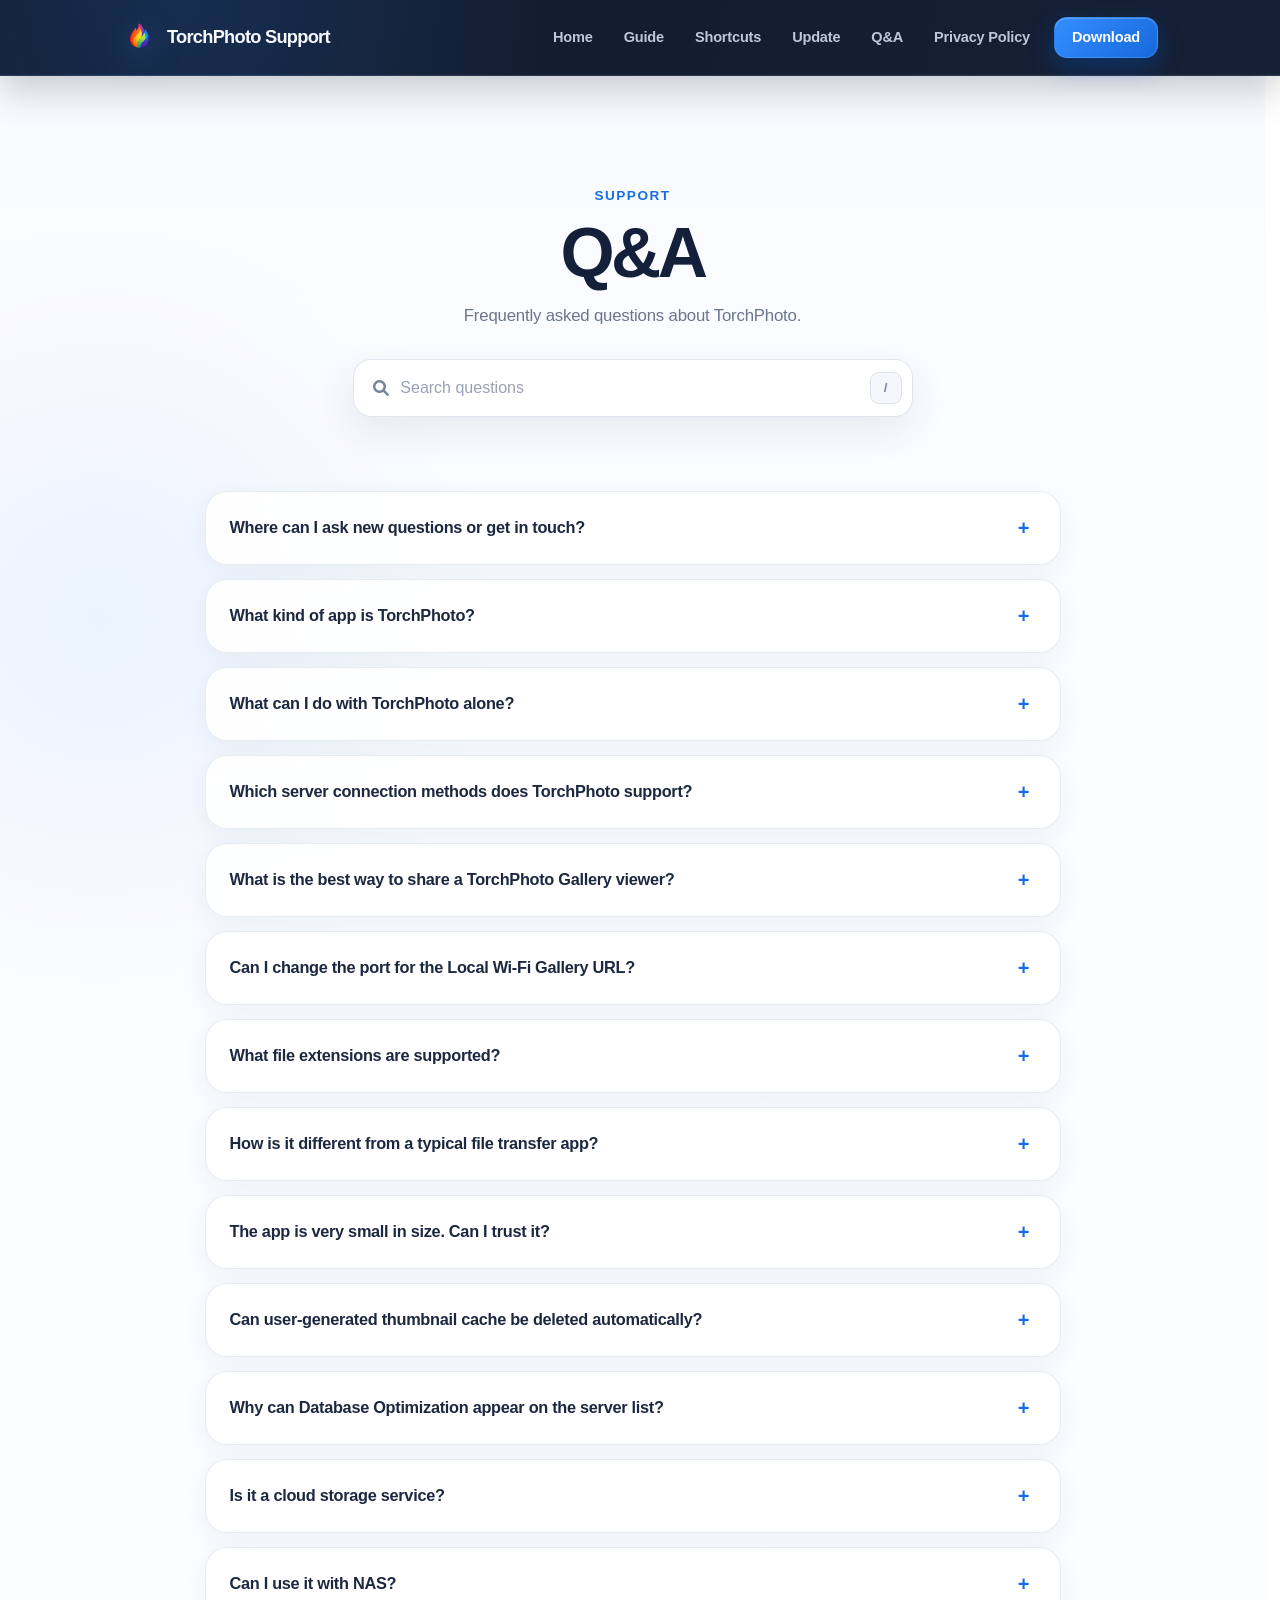
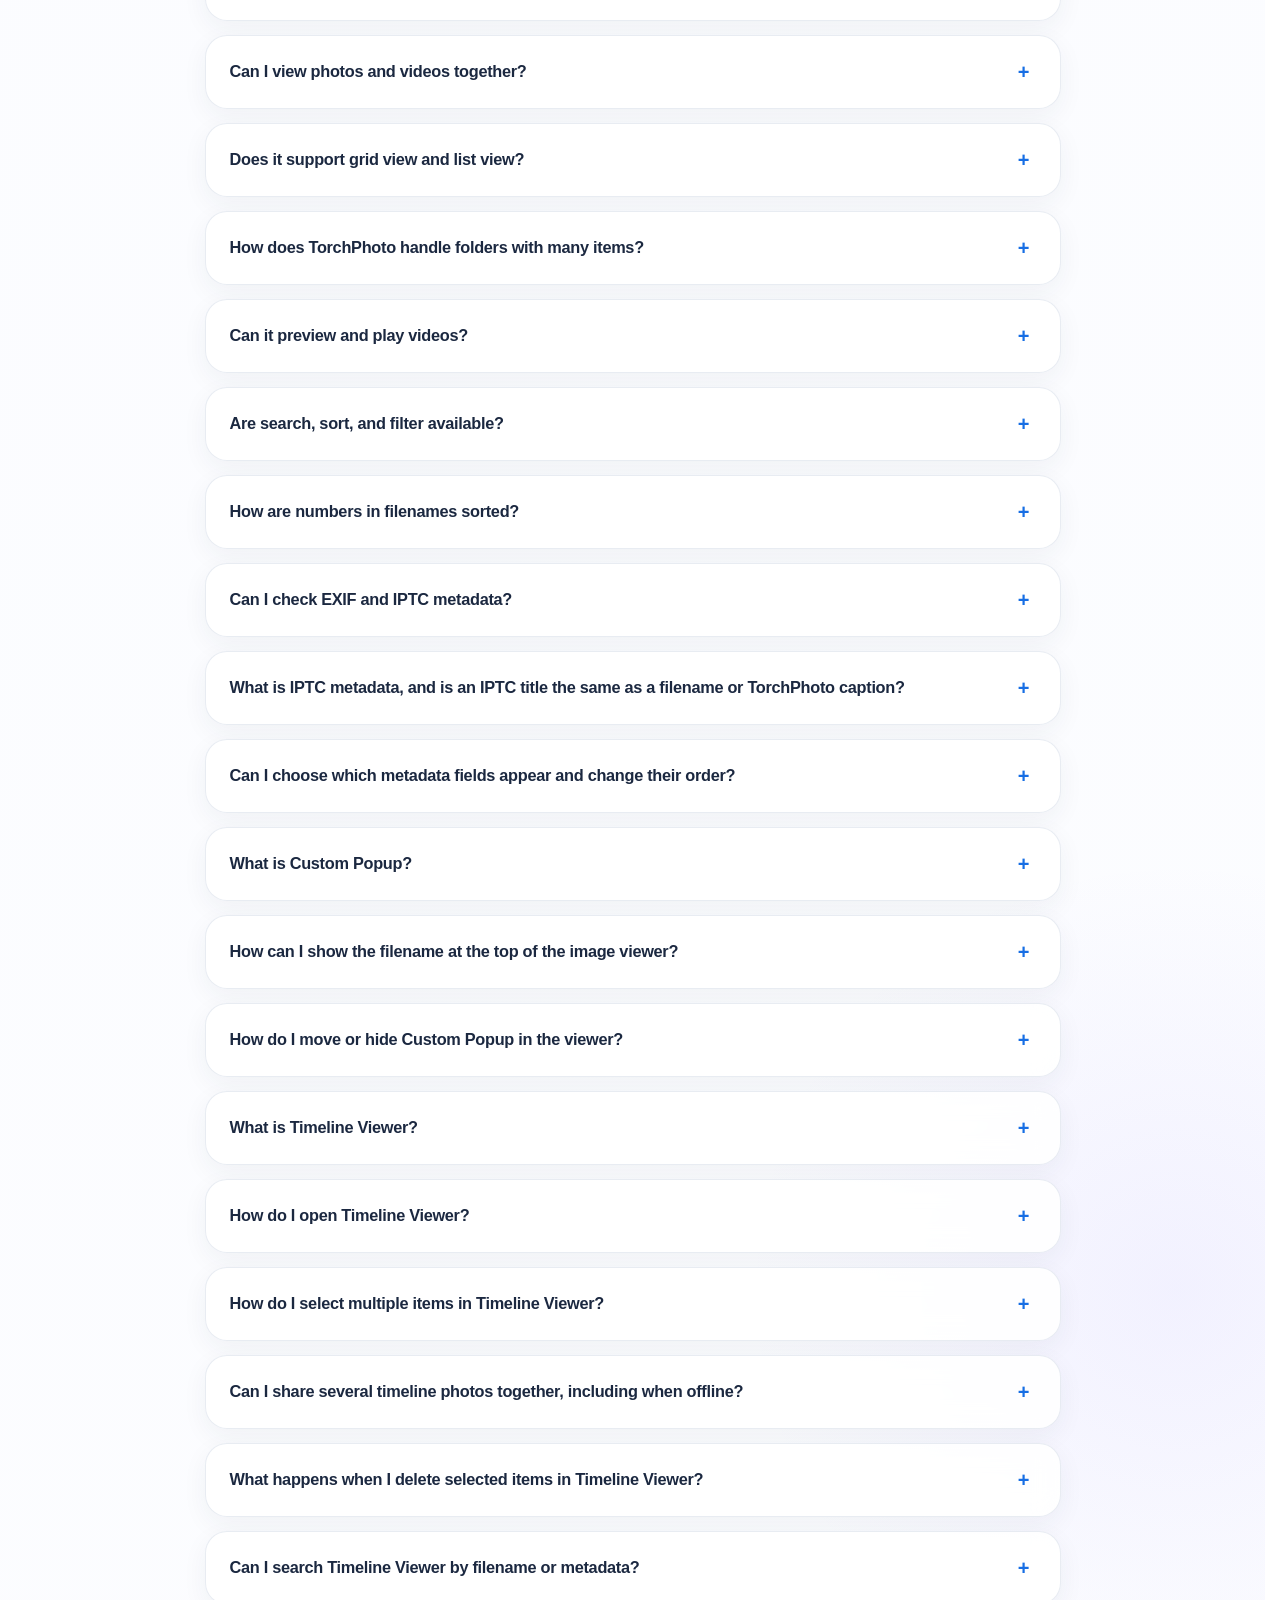
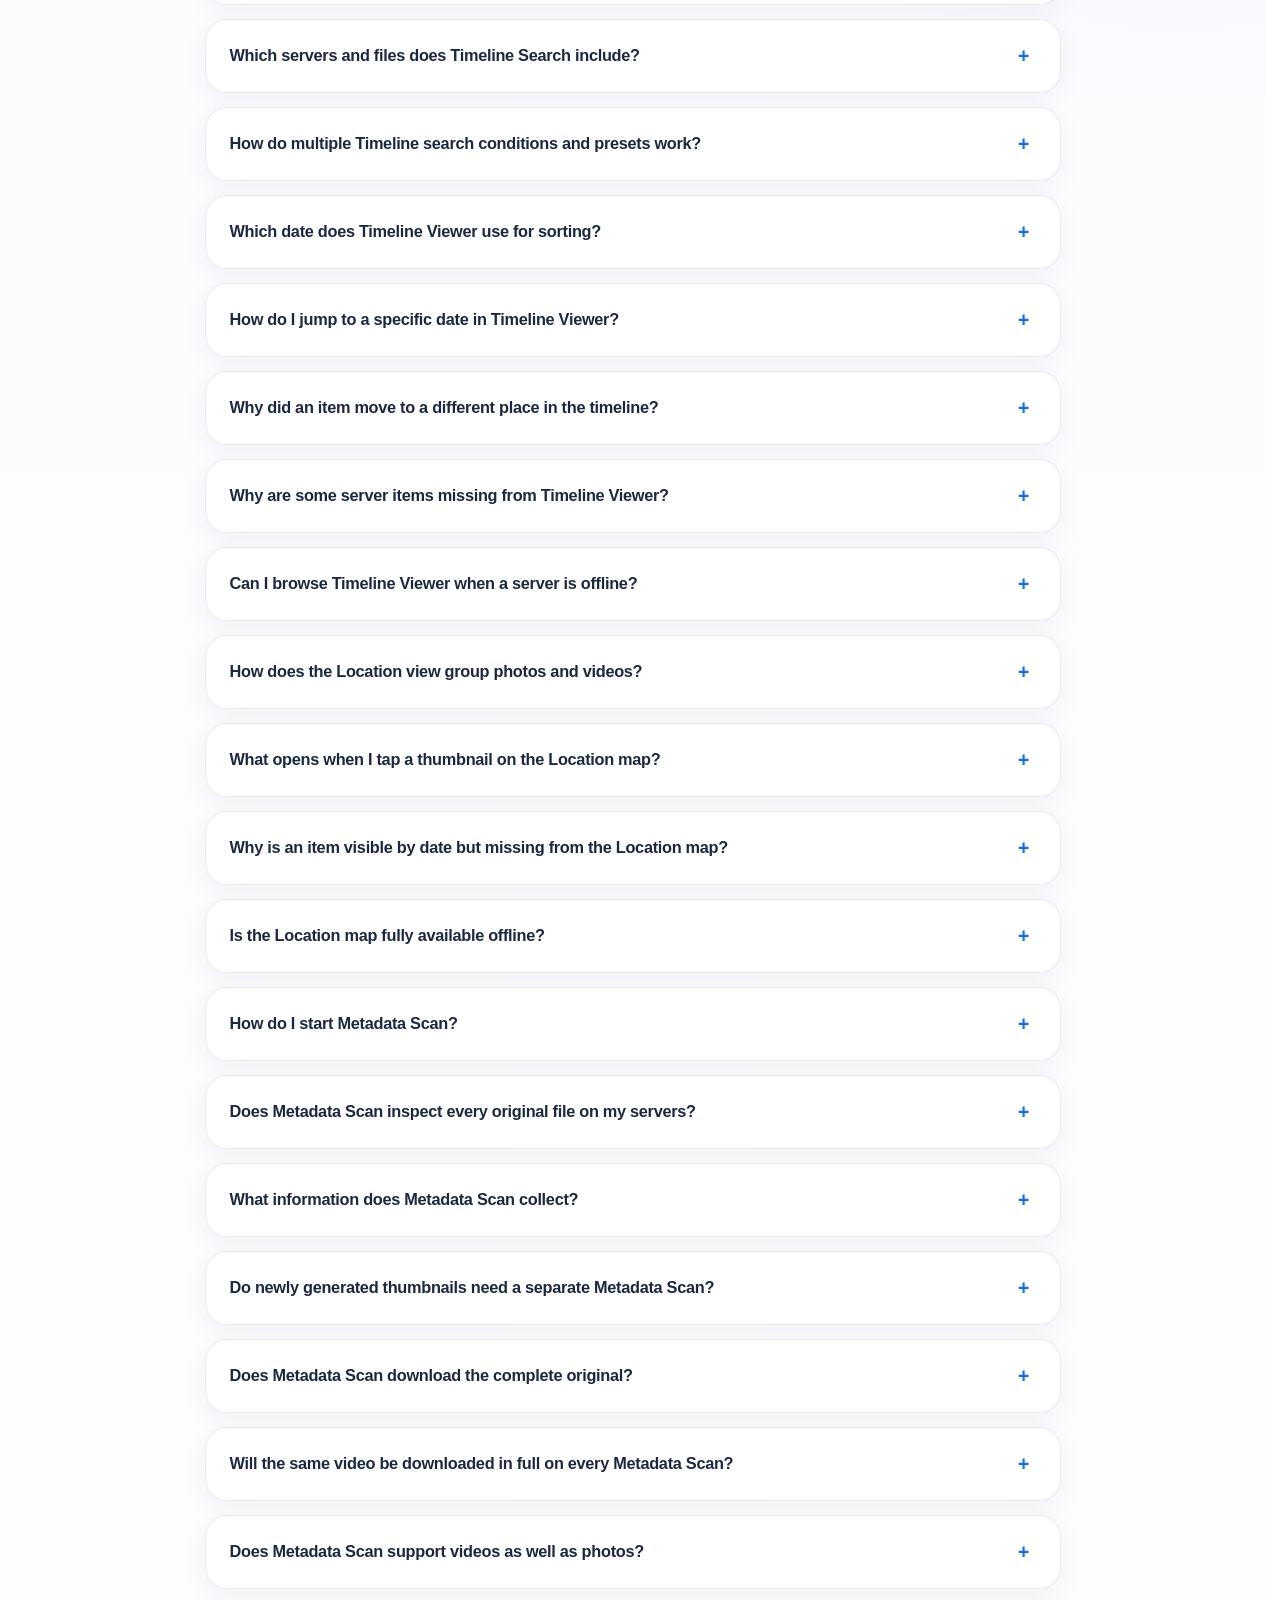
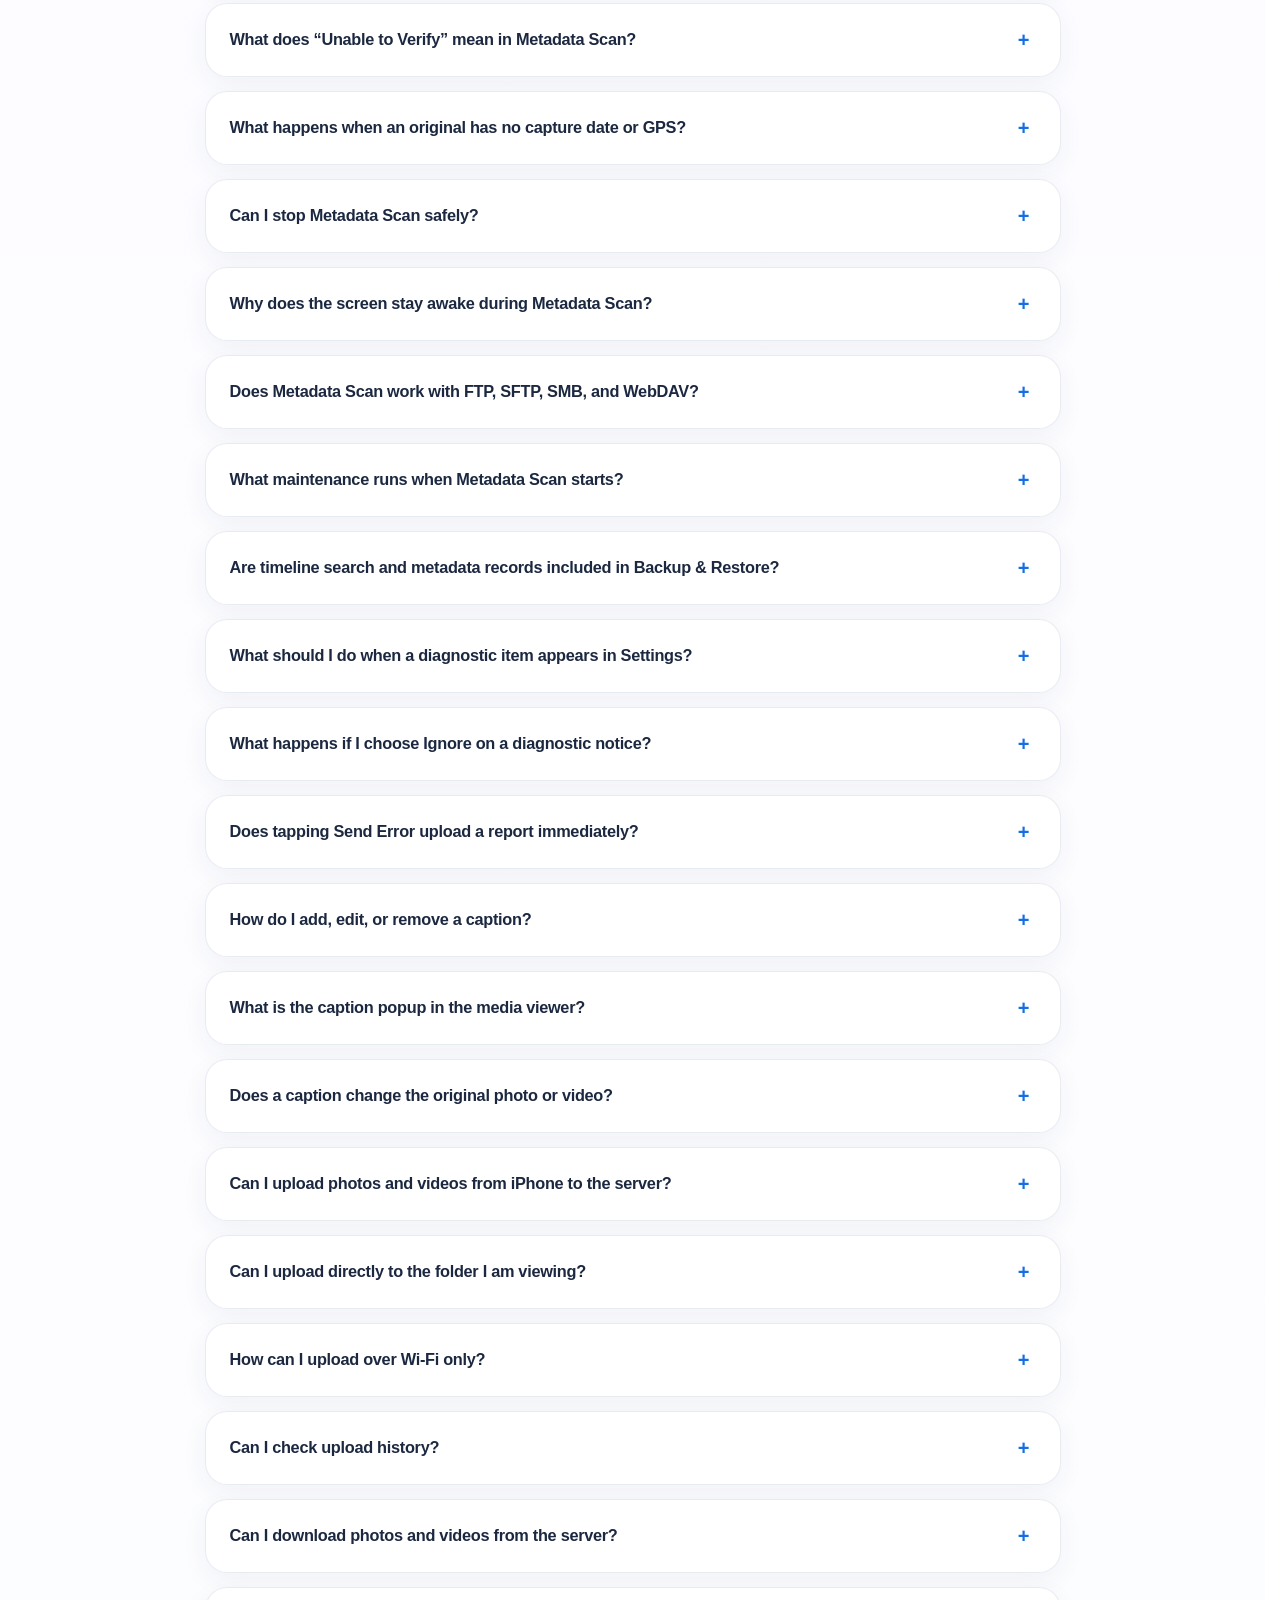
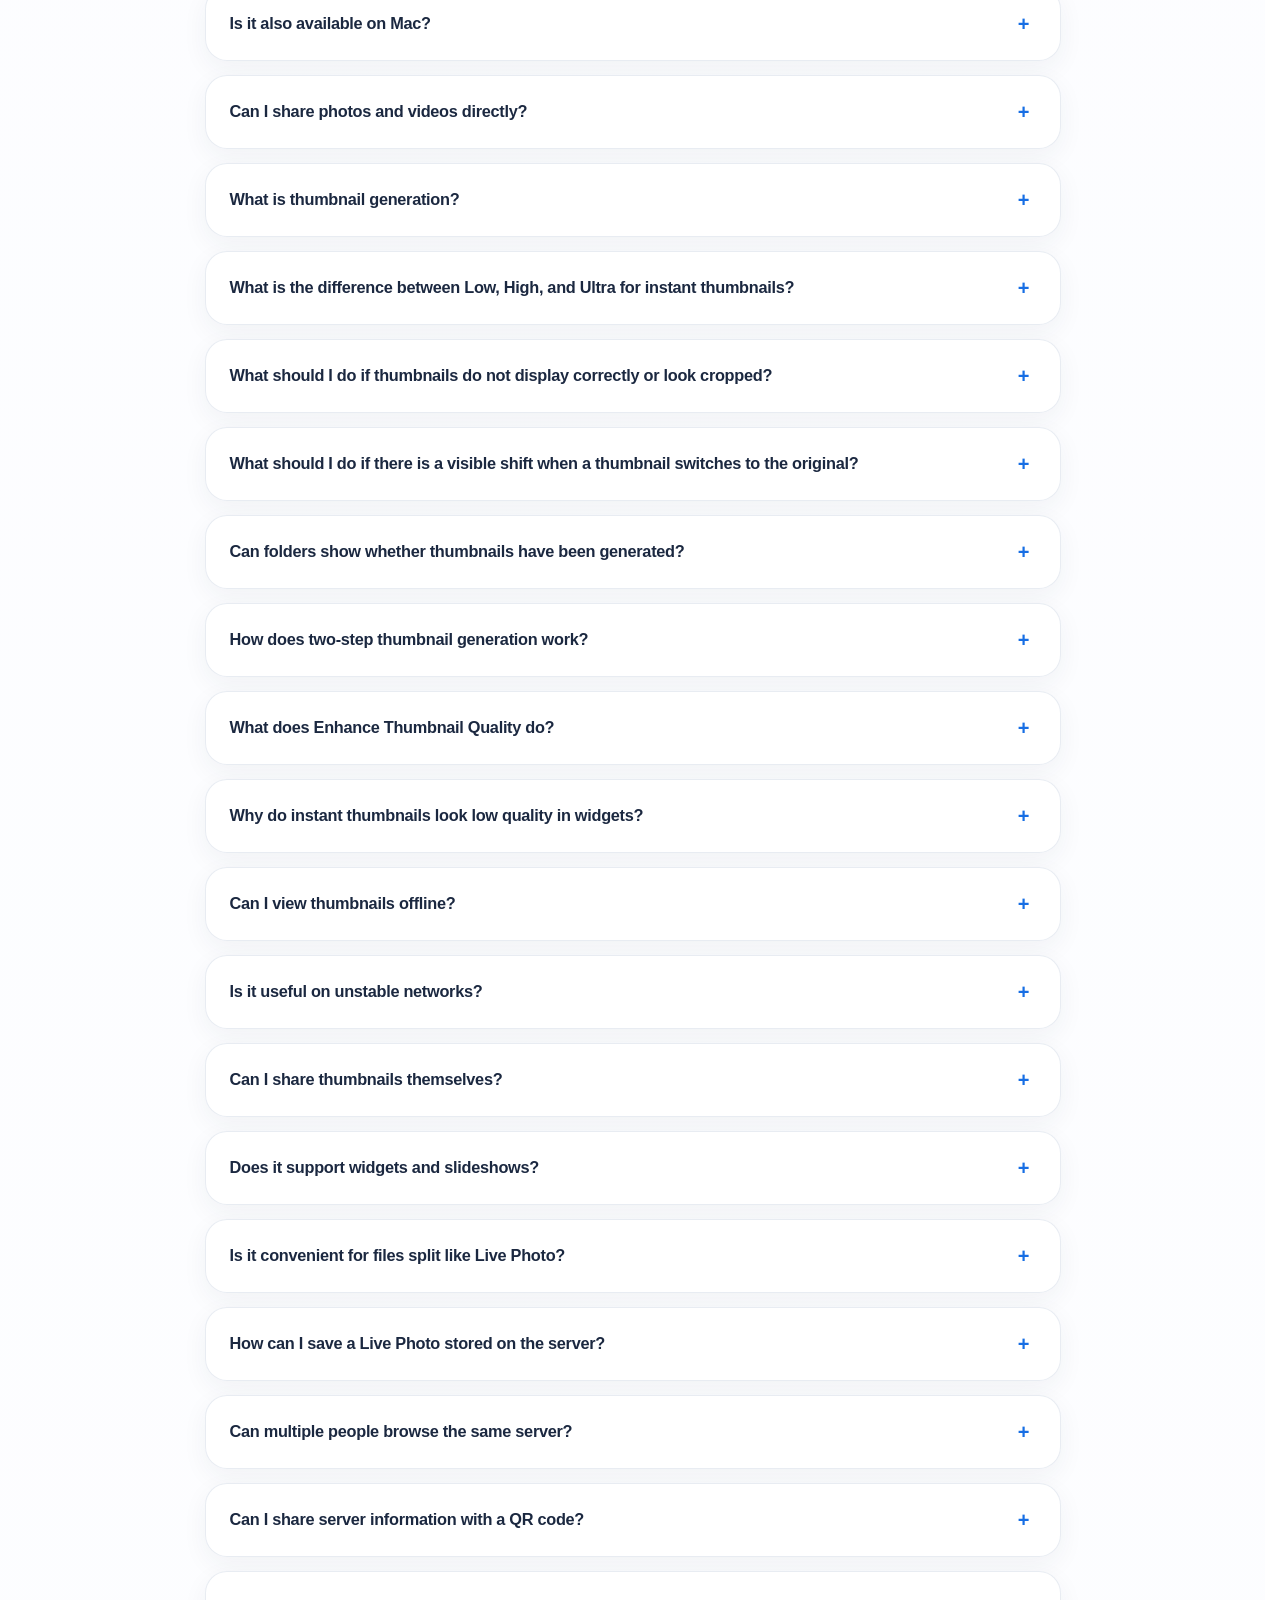
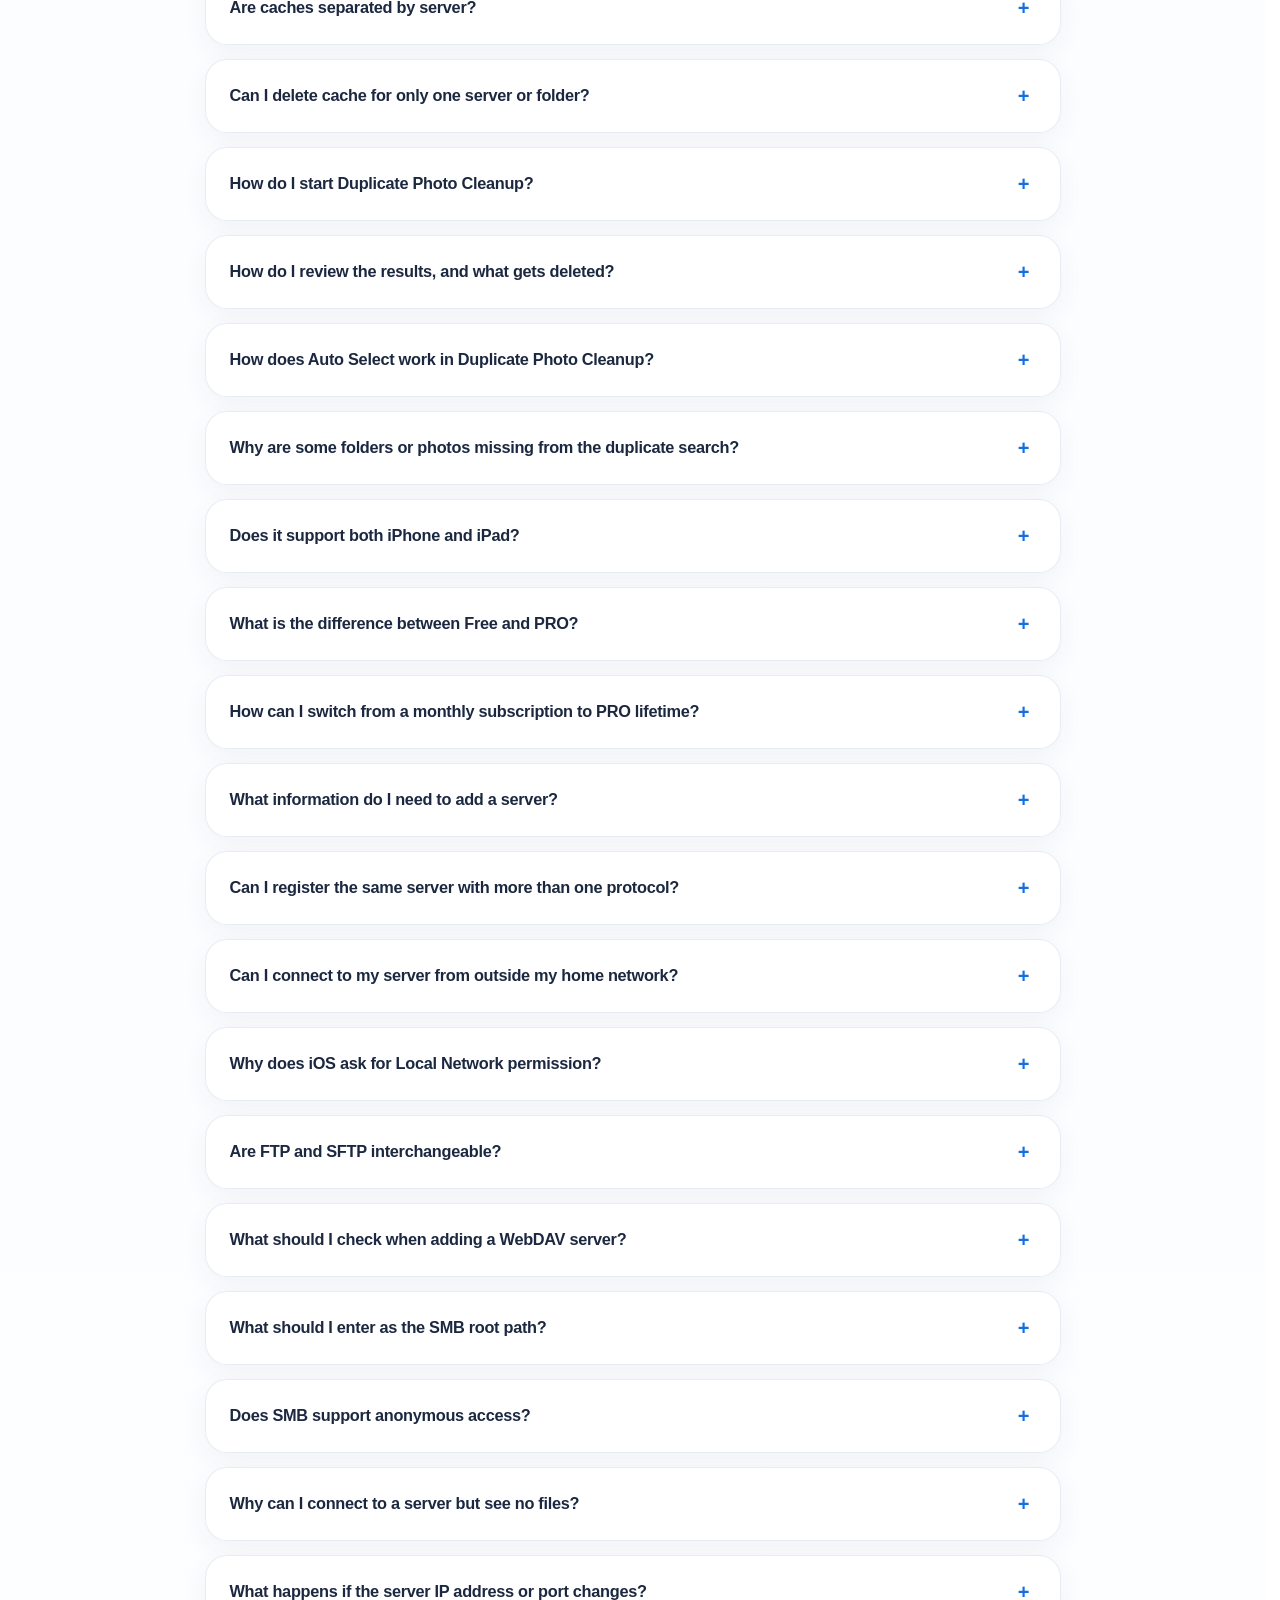
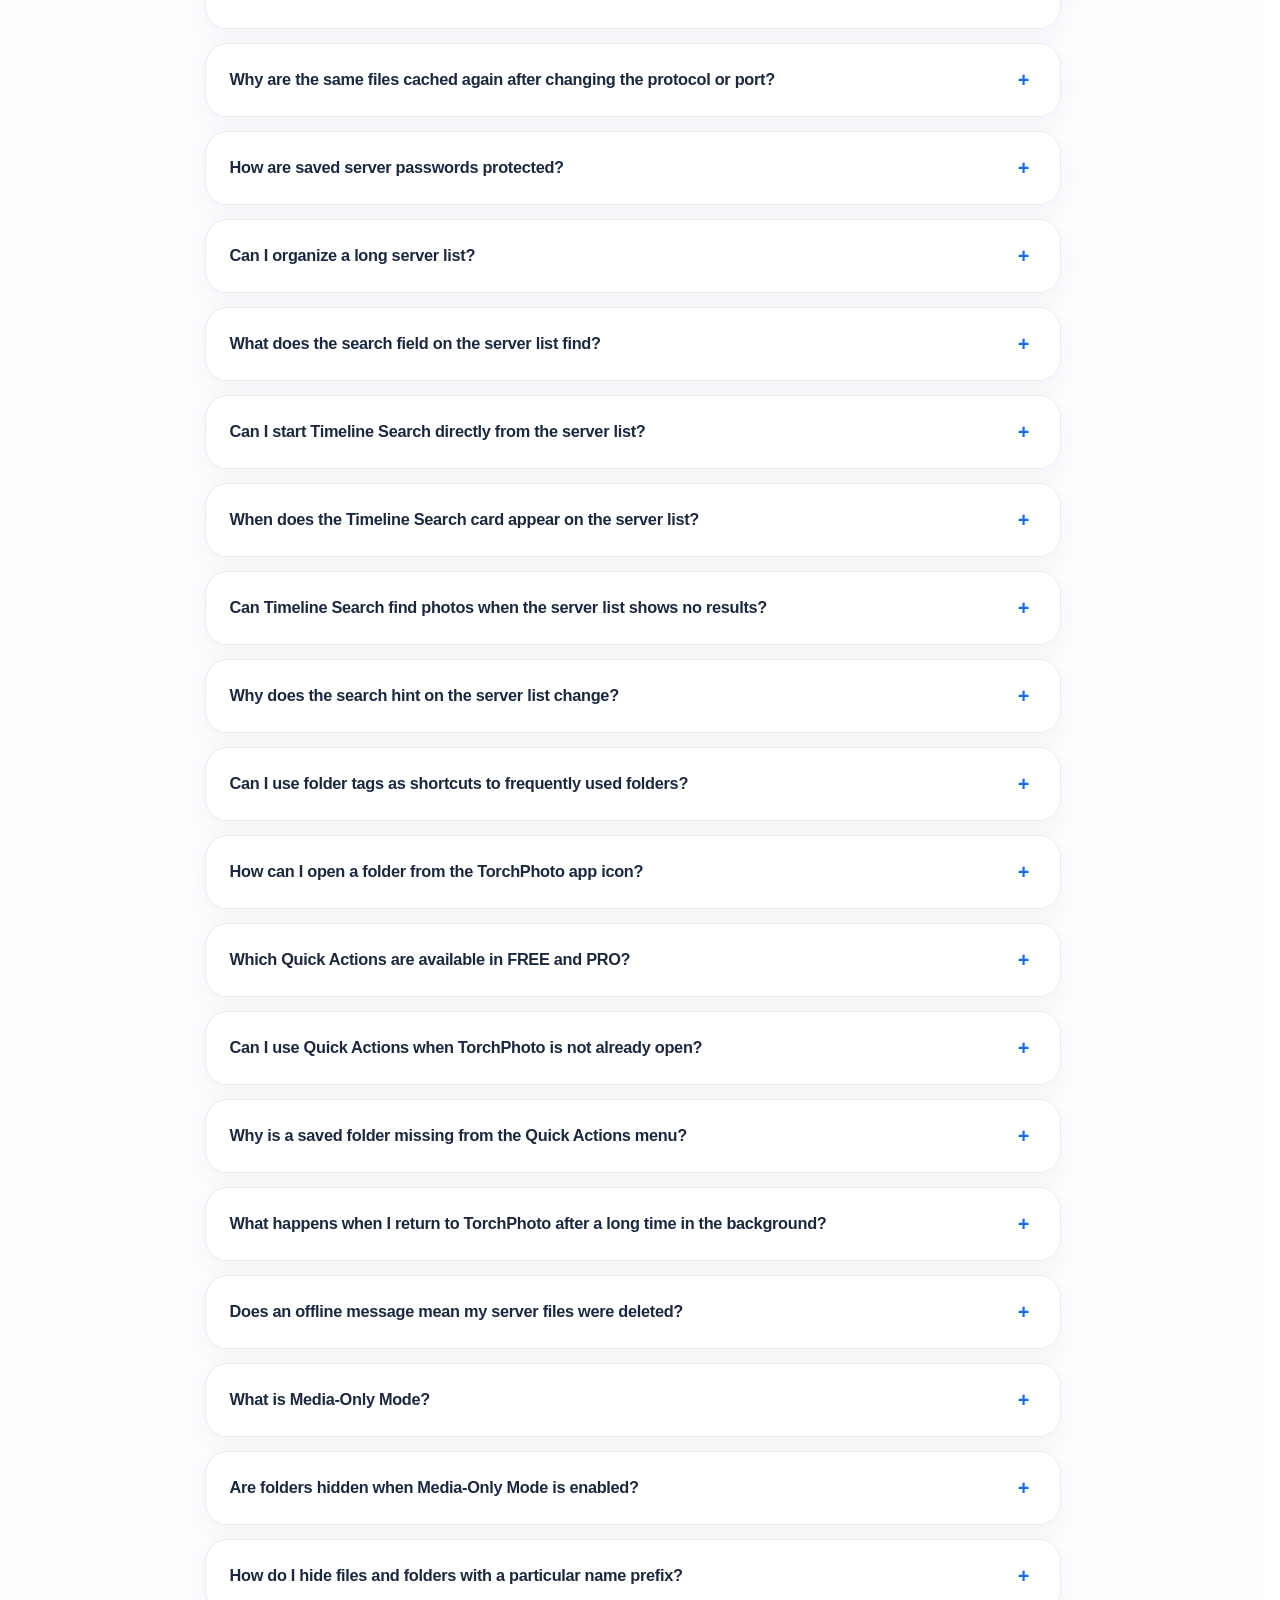
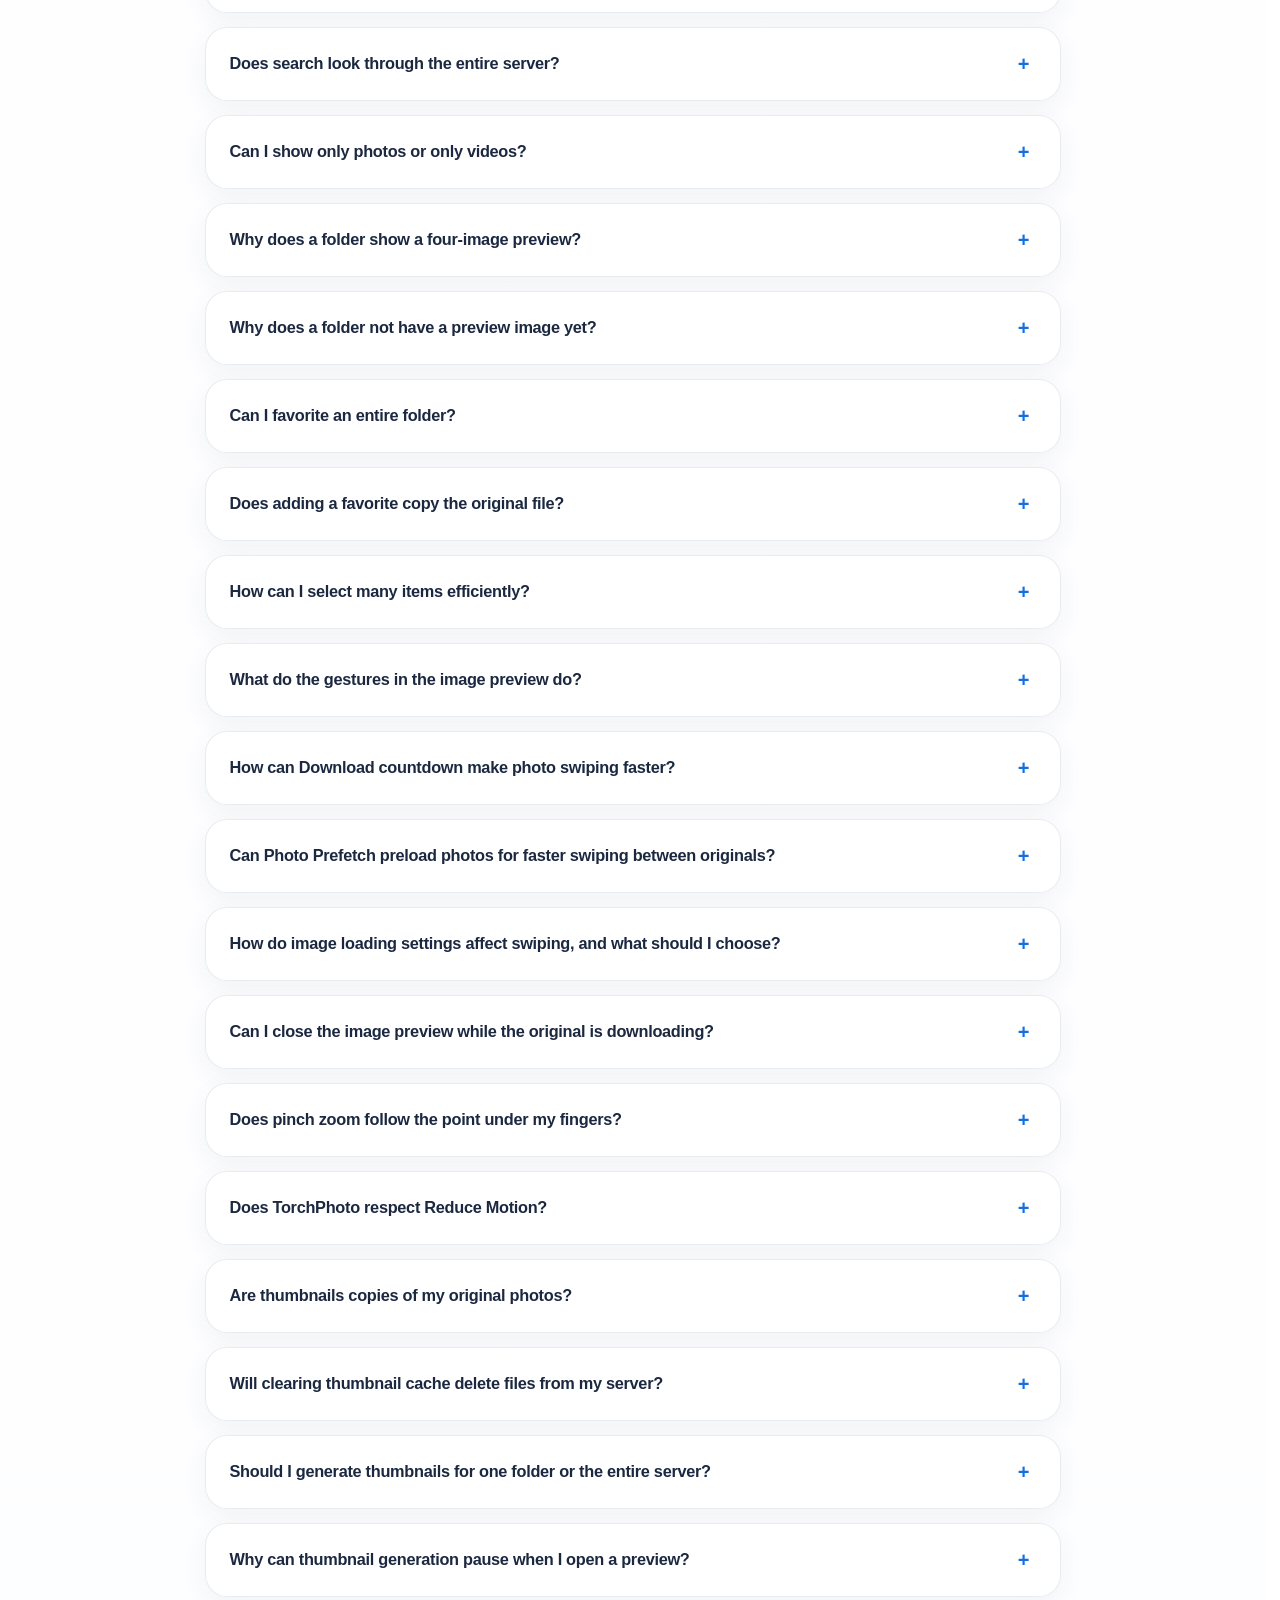
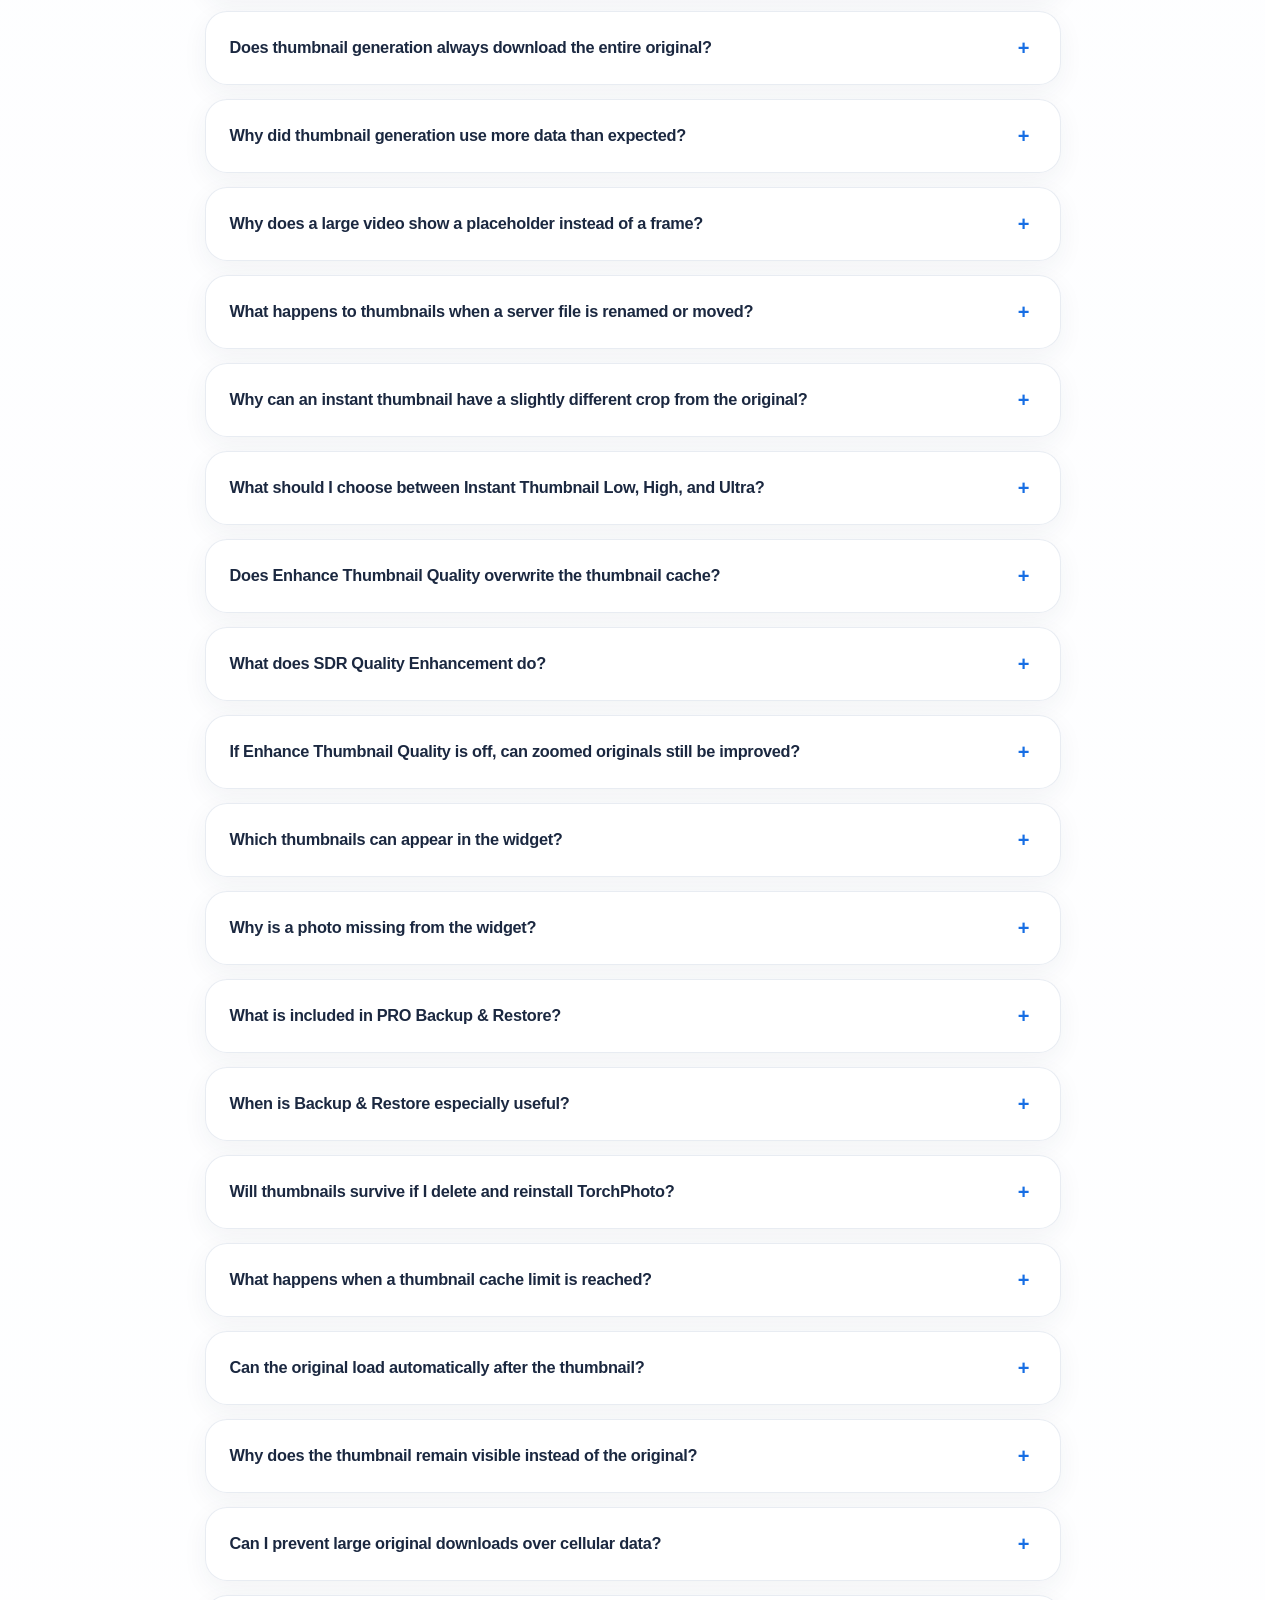
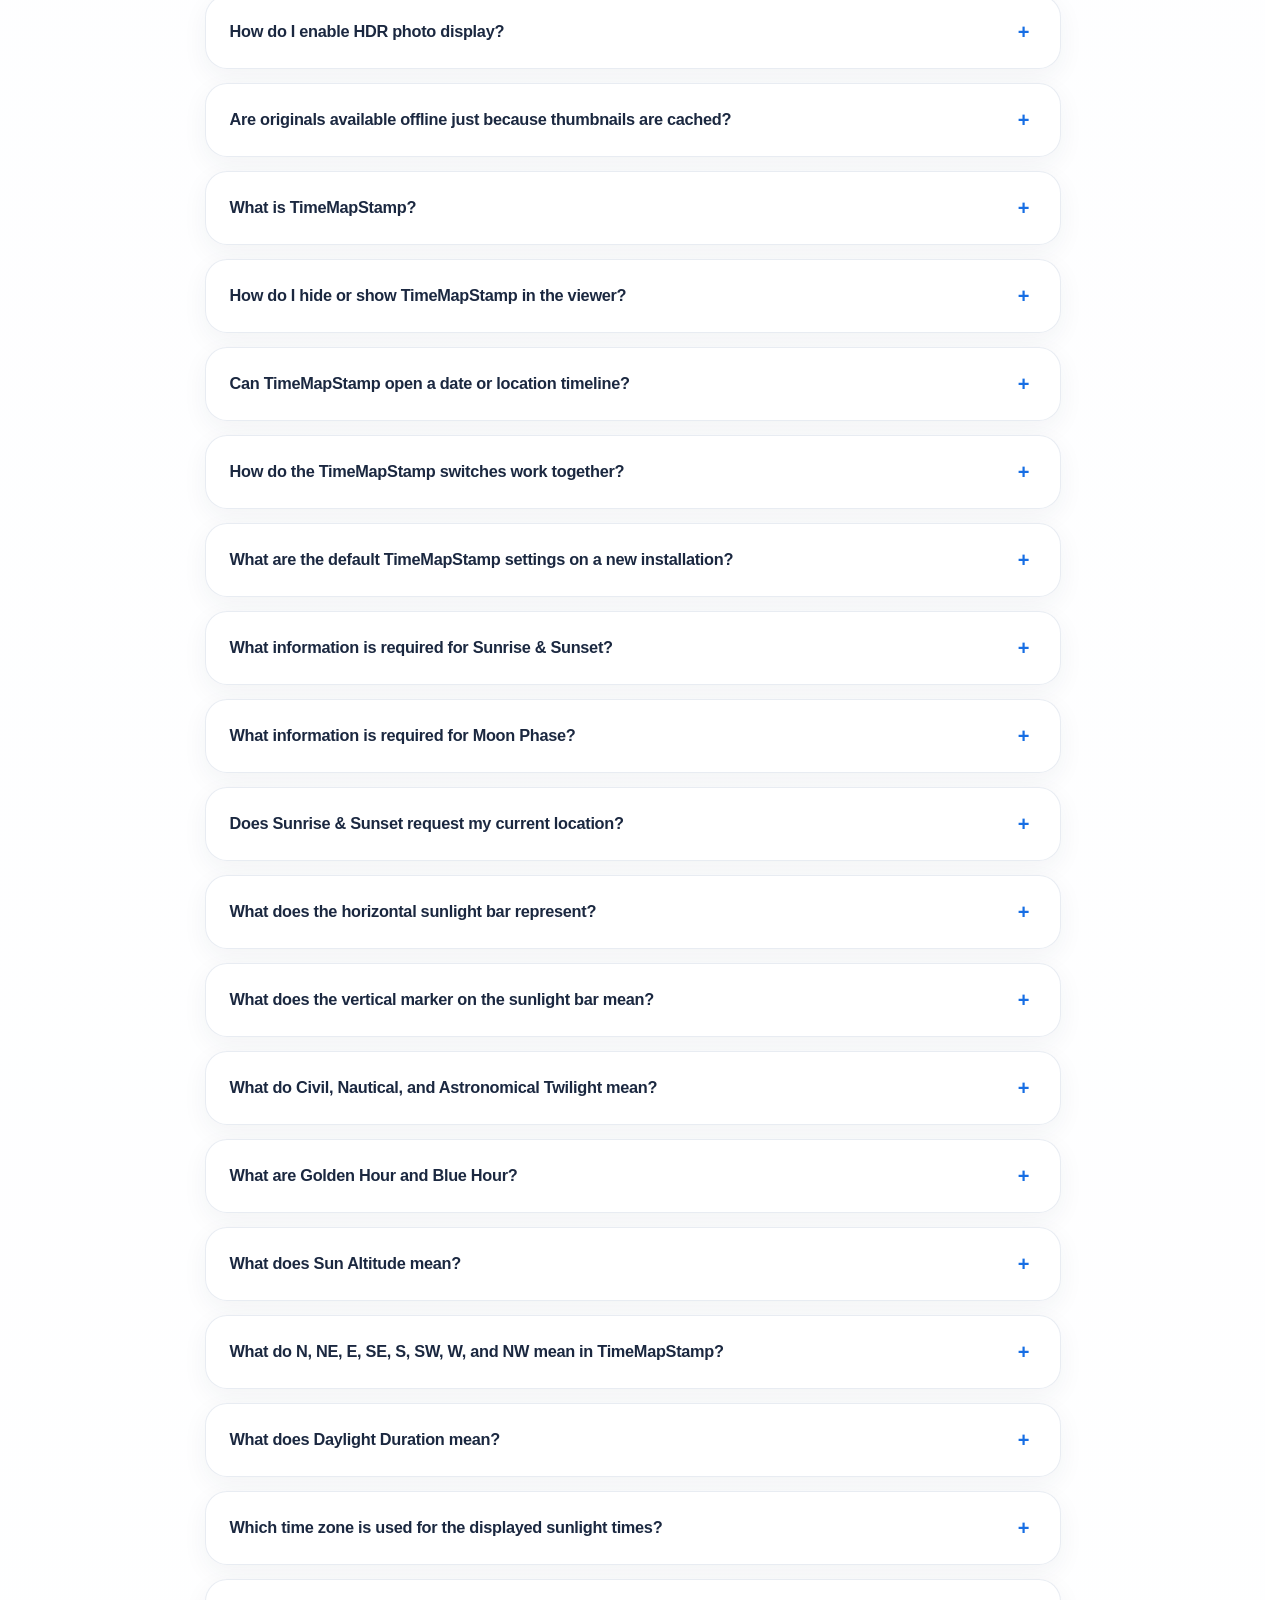
<file: qa.html>
<!DOCTYPE html>
<html lang="en">
<head>
    <meta charset="UTF-8">
    <meta name="viewport" content="width=device-width, initial-scale=1.0">
    <title>Q&amp;A - TorchPhoto</title>
    <meta name="description" content="Find answers about TorchPhoto server connections, thumbnails, Timeline Viewer, IPTC and EXIF metadata, Custom Popup, diagnostics, offline browsing, uploads, PRO, privacy, and troubleshooting.">
    <link rel="canonical" href="https://torchphoto.com/qa.html">
    <meta property="og:type" content="website">
    <meta property="og:title" content="TorchPhoto Q&amp;A">
    <meta property="og:description" content="Answers about server connections, thumbnails, Timeline Viewer, IPTC and EXIF metadata, Custom Popup, diagnostics, offline browsing, uploads, PRO, and troubleshooting.">
    <meta property="og:image" content="https://torchphoto.com/main.jpg">
    <meta property="og:url" content="https://torchphoto.com/qa.html">
    <meta name="twitter:card" content="summary_large_image">
    <meta name="twitter:title" content="TorchPhoto Q&amp;A">
    <meta name="twitter:description" content="Find answers about TorchPhoto timelines, metadata, diagnostics, servers, thumbnails, and more.">
    <meta name="twitter:image" content="https://torchphoto.com/main.jpg">
    <link rel="stylesheet" href="style.css">
    <link rel="stylesheet" href="https://cdnjs.cloudflare.com/ajax/libs/font-awesome/6.0.0/css/all.min.css">
	<link rel="icon" type="image/png" href="logo.png">
</head>
<body class="subpage-body">
    <nav>
        <div class="container">
            <div class="logo">
                <img src="logo.png" alt="TorchPhoto Logo">
                <span class="logo-text">TorchPhoto Support</span>
            </div>
            <button class="nav-toggle" type="button" aria-label="Open menu" aria-expanded="false" aria-controls="site-menu">
                <i class="fas fa-bars"></i>
            </button>
            <ul class="nav-links" id="site-menu">
                <li><a href="index.html">Home</a></li>
                <li><a href="guide.html">Guide</a></li>
                <li><a href="shortcuts.html">Shortcuts</a></li>
                <li><a href="update.html">Update</a></li>
                <li><a href="qa.html">Q&amp;A</a></li>
                <li><a href="privacy-policy.html">Privacy Policy</a></li>
                <li><a href="https://apps.apple.com/app/torchphoto-ftp-album-viewer/id6757838041" class="btn-download-small">Download</a></li>
            </ul>
        </div>
    </nav>

    <main class="qa-page">
        <div class="container narrow-container">
            <div class="page-hero">
                <span class="page-eyebrow">Support</span>
                <h1>Q&amp;A</h1>
                <p>Frequently asked questions about TorchPhoto.</p>
                <label class="qa-search" for="qa-search-input">
                    <i class="fas fa-magnifying-glass" aria-hidden="true"></i>
                    <input id="qa-search-input" type="search" placeholder="Search questions" autocomplete="off">
                    <span class="qa-search-shortcut" aria-hidden="true">/</span>
                </label>
                <p class="qa-search-count" aria-live="polite"></p>
            </div>

            <div class="guide-list">
                <details class="guide-item">
                    <summary>Where can I ask new questions or get in touch?</summary>
                    <div class="guide-content">
                        <p>Please email us at <a href="mailto:teamtorchphoto@gmail.com"><b>teamtorchphoto@gmail.com</b></a>, and we will review it and reply as soon as possible.</p>
                    </div>
                </details>
				
                <details class="guide-item">
                    <summary>What kind of app is TorchPhoto?</summary>
                    <div class="guide-content">
                        <p>TorchPhoto is an iOS app designed to help you browse photos and videos stored on servers you add with FTP, SFTP, SMB, or WebDAV, including NAS devices and personal servers. It focuses more on photo and video viewing than a typical file explorer.</p>
                    </div>
                </details>

                <details class="guide-item">
                    <summary>What can I do with TorchPhoto alone?</summary>
                    <div class="guide-content">
                        <p>TorchPhoto can work as a server-based viewer for photos and videos captured on iPhone or iPad, and it also lets you upload selected items to the directory you want on your server. With TorchPhoto PRO, you can use Shortcuts to back up today’s photos and videos automatically or back up the items you select. TorchPhoto also remembers generated thumbnails and directory paths, so you can review your server library in an offline-friendly way after thumbnails have been prepared. Some features are supported more completely in PRO.</p>
                    </div>
                </details>

                <details class="guide-item">
                    <summary>Which server connection methods does TorchPhoto support?</summary>
                    <div class="guide-content">
                        <p>When you add a server in TorchPhoto, you can choose <b>FTP, SFTP, SMB, or WebDAV</b> as the connection method. Pick the method that matches your NAS or personal server, then browse, upload, and manage your photo and video library through that server connection.</p>
                    </div>
                </details>
				
                <details class="guide-item">
                    <summary>What is the best way to share a TorchPhoto Gallery viewer?</summary>
                    <div class="guide-content">
                        <p>Long-press a server in the server list and choose <b>Wi-Fi Gallery</b>. Sharing starts when the gallery screen opens. Tap the displayed URL and choose <b>Share</b> to send a gallery link, or <b>QR</b> to let another device scan it.</p>
                        <p>The other device needs a reachable connection to the same Wi-Fi or Personal Hotspot network. It can open the gallery in a browser such as Safari or Chrome without installing TorchPhoto. Keep TorchPhoto’s gallery sharing screen open while it is in use.</p>
                        <p>The browser shows available thumbnails first and loads originals when you open them. If <b>Video Pairing</b> is enabled and a matching video is available, the gallery can also show the paired motion.</p>
                    </div>
                </details>

                <details class="guide-item">
                    <summary>Can I change the port for the Local Wi-Fi Gallery URL?</summary>
                    <div class="guide-content">
                        <p>Yes. On the gallery sharing screen, tap the displayed URL, choose <b>Change Port</b>, enter a port number, and tap the checkmark to save.</p>
                        <p>You can enter a number from <b>1024 to 65535</b>, except for certain ports blocked by web browsers. If a port is unavailable, choose another. The default is <b>8088</b>, and a successfully saved choice is remembered for the next sharing session.</p>
                        <p>After changing the port, use the newly displayed address and share the updated link or QR code.</p>
                    </div>
                </details>

                <details class="guide-item">
                    <summary>What file extensions are supported?</summary>
                    <div class="guide-content">
                        <p>Supports formats natively recognized by the iOS Photos app, photos and videos captured with the camera, and a wide range of specialized image and video file extensions.</p>
						<br><p><b>jpg, jpeg, png, gif, bmp, tif, tiff, heic, heif, webp, avif, raw, dng, mp4, mov, m4v, 3gp, 3g2, mpg, mpeg, m2v, webm, jpe, jfif, apng, dib, hif, jxl, jp2, j2k, jpf, jpx, psd, psb, exr, tga, targa, hdr, pic, ico, cur, svg, dds, ppm, pgm, pbm, pnm, crw, srf, sr2, rwl, 3fr, mef, mos, kdc, dcr, erf, x3f, iiq, mkv, avi, qt, ts, mts, m2ts, m1v, mxf, wmv, asf, flv, f4v, vob, ogv, rm, rmvb, divx, xvid, mod, tod, dv, mjpeg, mjpg, y4m, hevc, h265, h264, avc</b></p>
                    </div>
                </details>
				
                <details class="guide-item">
                    <summary>How is it different from a typical file transfer app?</summary>
                    <div class="guide-content">
                        <p>While a typical file transfer app focuses on file management, TorchPhoto focuses more on media browsing with features like photo and video viewing, thumbnail generation, offline thumbnail browsing, QR sharing, metadata viewing, and slideshow.</p>
                    </div>
                </details>

                <details class="guide-item">
                    <summary>The app is very small in size. Can I trust it?</summary>
                    <div class="guide-content">
                        <p>TorchPhoto is optimized to stay lightweight and efficient, helping save storage space on your iOS device. The app itself is kept as small as possible, and it also includes an app data cleanup feature to reduce unnecessary storage usage. Although TorchPhoto has a relatively small app size compared to the number of features it offers, its features are designed to work together smoothly and reliably.</p>
                    </div>
                </details>

                
                
                <details class="guide-item">
                    <summary>Can user-generated thumbnail cache be deleted automatically?</summary>
                    <div class="guide-content">
                        <p>User-generated thumbnails are now stored locally on the iOS device as app data instead of temporary cache files. <b>This prevents TorchPhoto thumbnails from being automatically removed by iOS storage cleanup.</b> When launching the latest version, TorchPhoto will automatically migrate existing thumbnail data from the previous cache location to the new app data location. You can still use the Backup & Restore feature in Settings to move or recover thumbnail data when needed.</p>
                    </div>
                </details>

                <details class="guide-item">
                    <summary>Why can Database Optimization appear on the server list?</summary>
                    <div class="guide-content">
                        <p>After updating to the latest version, TorchPhoto may migrate existing local index data to a more efficient database format when you open the server list. This one-time optimization helps the app find thumbnail and timeline information more efficiently. After the migration completes successfully, it does not run again. If the app closes before completion, TorchPhoto can safely continue the remaining work the next time you open the server list. The process affects only TorchPhoto's local app data and does not modify original files on your server.</p>
                    </div>
                </details>

                <details class="guide-item">
                    <summary>Is it a cloud storage service?</summary>
                    <div class="guide-content">
                        <p>No. TorchPhoto is not a separate cloud storage service. It connects directly to servers you add with FTP, SFTP, SMB, or WebDAV, so you can view photos and videos stored on your own storage.</p>
                    </div>
                </details>

                <details class="guide-item">
                    <summary>Can I use it with NAS?</summary>
                    <div class="guide-content">
                        <p>Yes. If your NAS supports FTP, SFTP, SMB, or WebDAV access, choose that method when adding the server in TorchPhoto. It works well with NAS devices such as Synology and QNAP that can enable one of these connection methods.</p>
                    </div>
                </details>

                <details class="guide-item">
                    <summary>Can I view photos and videos together?</summary>
                    <div class="guide-content">
                        <p>Yes. Photos and videos in the same folder can be displayed together, so mixed media folders can be browsed naturally like an album.</p>
                    </div>
                </details>

                <details class="guide-item">
                    <summary>Does it support grid view and list view?</summary>
                    <div class="guide-content">
                        <p>Yes. You can use both grid and list layouts while browsing folders depending on your preference.</p>
                    </div>
                </details>

                <details class="guide-item">
                    <summary>How does TorchPhoto handle folders with many items?</summary>
                    <div class="guide-content">
                        <p>If a folder contains more than 1,000 thumbnail items, TorchPhoto automatically divides the folder into page sections of 1,000 items each for smoother browsing. For example, a folder with 3,300 thumbnail items is shown across 4 pages. Tap the total item count in the header to open a page menu and jump quickly to the page you want.</p>
                    </div>
                </details>

                <details class="guide-item">
                    <summary>Can it preview and play videos?</summary>
                    <div class="guide-content">
                        <p>Yes. The app supports video preview and playback so you can immediately check clips stored on the server.</p>
                    </div>
                </details>

                <details class="guide-item">
                    <summary>Are search, sort, and filter available?</summary>
                    <div class="guide-content">
                        <p>Yes. Use the directory’s search and filter controls to find items or focus on photos or videos. The sort menu lets you choose <b>Name</b>, <b>Date</b>, or <b>Size</b> and change the ascending or descending order.</p>
                        <p>Sorting by name puts numbers in natural order. Folders are grouped ahead of media, and media with available thumbnails can be shown before items without thumbnails.</p>
                    </div>
                </details>

                <details class="guide-item" id="natural-name-sorting">
                    <summary>How are numbers in filenames sorted?</summary>
                    <div class="guide-content">
                        <p>Choose <b>Name</b> and ascending order in the directory’s sort menu. Numeric parts of names are compared as numbers, so files appear as <code>1.jpg, 2.jpg, 3.jpg, 10.jpg</code> rather than <code>1.jpg, 10.jpg, 2.jpg, 3.jpg</code>.</p>
                        <p>The same applies to names such as <code>Torch1.jpg, Torch2.jpg, Torch10.jpg</code>. Names with leading zeros, such as <code>Torch01.jpg, Torch02.jpg, Torch03.jpg</code>, also sort naturally. You do not need to rename files just to add leading zeros.</p>
                        <p>This describes name sorting within the displayed groups. Choosing Date or Size still sorts by that value.</p>
                    </div>
                </details>

                <details class="guide-item">
                    <summary>Can I check EXIF and IPTC metadata?</summary>
                    <div class="guide-content">
                        <p>Yes. Long-press a supported photo or video in the viewer to open its metadata. TorchPhoto can show available file information, EXIF details, location data, and embedded IPTC fields. Only information that actually exists in the media is displayed, so the available fields can differ from one file to another.</p>
                    </div>
                </details>

                <details class="guide-item">
                    <summary>What is IPTC metadata, and is an IPTC title the same as a filename or TorchPhoto caption?</summary>
                    <div class="guide-content">
                        <p>IPTC is descriptive information embedded in a media file, such as a title, headline, description, keywords, creator, credit, copyright, and location names. An IPTC title is separate from a filename such as <b>IMG_0001.jpg</b>, and it is also separate from TorchPhoto's own caption feature. TorchPhoto reads the IPTC information stored in the original file and does not create missing IPTC values automatically.</p>
                    </div>
                </details>

                <details class="guide-item">
                    <summary>Can I choose which metadata fields appear and change their order?</summary>
                    <div class="guide-content">
                        <p>Yes. Open the metadata view by long-pressing the media, then use the edit button beside the close button. You can show or hide individual EXIF, IPTC, file, and location fields and drag them into the order you prefer. These display preferences change only TorchPhoto's metadata view and do not edit the original file.</p>
                    </div>
                </details>

                <details class="guide-item">
                    <summary>What is Custom Popup?</summary>
                    <div class="guide-content">
                        <p>Custom Popup displays the metadata fields you select directly over supported image, video, and animated image viewers after the original media and its metadata are ready. In <b>Settings &gt; Custom Popup</b>, you can choose the fields and their order, customize field titles and font sizes, set the display duration, background transparency and text shadow, and choose a fixed or manually saved position. The feature starts turned off on a new installation.</p>
                    </div>
                </details>

                <details class="guide-item" id="show-filename">
                    <summary>How can I show the filename at the top of the image viewer?</summary>
                    <div class="guide-content">
                        <p>Use <b>Custom Popup</b> to display a photo's filename as a title while viewing it. Open <b>Settings &gt; Custom Popup</b>, enable the feature, and open its popup settings.</p>
                        <ol>
                            <li>Under <b>Metadata Fields</b>, check <b>File</b>. Uncheck other fields if you only want the filename.</li>
                            <li>Enable <b>Lock Position</b> and choose <b>Center</b> for the top center, or <b>Top Left</b> or <b>Top Right</b>.</li>
                            <li>Enable <b>Keep Visible</b> if you want the title to remain visible instead of disappearing after a set time.</li>
                        </ol>
                        <p>In the File field's settings, you can adjust the font size and enable <b>Hide Label</b> to show just the filename without the “File” label. The popup appears after the original photo and its metadata are ready. It does not rename the file or change its metadata.</p>
                    </div>
                </details>

                <details class="guide-item">
                    <summary>How do I move or hide Custom Popup in the viewer?</summary>
                    <div class="guide-content">
                        <p>When Lock Position is off, press and hold the popup itself, then drag it to the desired position. TorchPhoto remembers the saved position. When Lock Position is on, choose <b>Top Left</b>, <b>Center</b>, or <b>Top Right</b> to place the popup along the top of the displayed media. Quickly double-tap the popup to hide it. Starting to zoom the media also hides it for the current item. Normal viewer swipes remain available unless you are actively repositioning the popup.</p>
                    </div>
                </details>

                <details class="guide-item">
                    <summary>What is Timeline Viewer?</summary>
                    <div class="guide-content">
                        <p>Timeline Viewer is a thumbnail-based gallery that brings together generated thumbnails from your registered servers. It lets you browse them by <b>Year</b>, <b>Month</b>, <b>Day</b>, or <b>Location</b> without navigating each server folder separately.</p>
                    </div>
                </details>

                <details class="guide-item">
                    <summary>How do I open Timeline Viewer?</summary>
                    <div class="guide-content">
                        <p>Tap the Timeline Viewer button on the server list. A normal tap opens the timeline; a long press prepares and opens Metadata Scan instead.</p>
                    </div>
                </details>

                <details class="guide-item" id="timeline-multiple-selection">
                    <summary>How do I select multiple items in Timeline Viewer?</summary>
                    <div class="guide-content">
                        <p>Touch and hold a photo to enter selection mode. Tap other items to select or deselect them, or drag across the thumbnails to select several at once. You can select <b>up to 100 items</b> at a time.</p>
                        <p>This works in the photo lists for <b>Year, Month, Day, Location, Search, and Memories</b>. In Location view, open a location group first to see its photo list.</p>
                        <p>The bottom bar shows the selected count, followed by <b>Share</b>, <b>Delete</b>, and <b>X</b>. Tap X to leave selection mode without sharing or deleting anything.</p>
                    </div>
                </details>

                <details class="guide-item" id="timeline-multiple-sharing">
                    <summary>Can I share several timeline photos together, including when offline?</summary>
                    <div class="guide-content">
                        <p>Yes. Select up to <b>100 items</b> and tap <b>Share</b> in the bottom bar. For items on reachable servers, TorchPhoto downloads the originals and prepares them together for the iOS share sheet. A progress counter shows how many items are ready; tap X during preparation if you want to cancel.</p>
                        <p>If any selected items are offline, a popup explains that <b>those items will be shared as thumbnails instead of originals</b>. Confirm to continue. When the selection includes both online and offline items, reachable items use their originals and offline items use their saved thumbnails.</p>
                    </div>
                </details>

                <details class="guide-item" id="timeline-multiple-deletion">
                    <summary>What happens when I delete selected items in Timeline Viewer?</summary>
                    <div class="guide-content">
                        <p>Tap <b>Delete</b> in the selection bar. A confirmation popup shows how many items you have selected. <b>Confirming deletes their original files from the server</b>, along with their thumbnails and related data stored in TorchPhoto. This is not just removal from the timeline, and TorchPhoto cannot undo it.</p>
                        <p>Deletion requires the selected items’ servers to be reachable. If PRO Video Pairing is enabled, eligible paired videos are also included.</p>
                        <p>Successfully deleted items disappear from the list and the timeline refreshes. Items that could not be deleted remain available, so a failed deletion does not make them disappear from the app.</p>
                    </div>
                </details>

                <details class="guide-item">
                    <summary>Can I search Timeline Viewer by filename or metadata?</summary>
                    <div class="guide-content">
                        <p>Yes. Open Timeline Viewer and tap the search button. You can search by filename or available metadata values, and add specific conditions for supported file, capture, EXIF, IPTC, location, and video information. Timeline search works with items that have generated TorchPhoto thumbnails and metadata already available to the timeline. If older items are missing searchable details, run Metadata Scan from the server list first.</p>
                    </div>
                </details>

                <details class="guide-item">
                    <summary>Which servers and files does Timeline Search include?</summary>
                    <div class="guide-content">
                        <p>Timeline Search finds photos and videos in your timeline library across registered servers, using filenames and available metadata. It includes items with generated TorchPhoto thumbnails. Starting it from the server list searches the same library, even when the server list is filtered by a search term.</p>
                    </div>
                </details>

                <details class="guide-item">
                    <summary>How do multiple Timeline search conditions and presets work?</summary>
                    <div class="guide-content">
                        <p>Choose <b>All Conditions</b> to return only items that match every added condition, or <b>Any Condition</b> to return items that match at least one. Text entered in the main search box must also match when it is used together with conditions. Save frequently used combinations as a preset; the conditions and selected matching method are restored together.</p>
                    </div>
                </details>

                <details class="guide-item">
                    <summary>Which date does Timeline Viewer use for sorting?</summary>
                    <div class="guide-content">
                        <p>TorchPhoto prioritizes the capture date stored in the file metadata when it has been verified. If no usable capture date is available, it uses the file modification date. Newer items appear first within the selected Year, Month, or Day view.</p>
                    </div>
                </details>

                <details class="guide-item">
                    <summary>How do I jump to a specific date in Timeline Viewer?</summary>
                    <div class="guide-content">
                        <p>Tap the date heading at the top of Timeline Viewer. In Year view, choose a year. In Month view, choose a year and then a month. In Day view, choose a year, month, and day in order. Each step is built from dates that actually contain generated thumbnails, so the picker does not offer empty dates.</p>
                    </div>
                </details>

                <details class="guide-item">
                    <summary>Why did an item move to a different place in the timeline?</summary>
                    <div class="guide-content">
                        <p>An older thumbnail may initially be arranged by its file modification date. After thumbnail regeneration or Metadata Scan verifies its original capture date, Timeline Viewer rebuilds the relevant data and places the item at the correct capture date and time.</p>
                    </div>
                </details>

                <details class="guide-item">
                    <summary>Why are some server items missing from Timeline Viewer?</summary>
                    <div class="guide-content">
                        <p>Timeline Viewer works from generated TorchPhoto thumbnails. Generate a thumbnail for an item before expecting it to appear. Unsupported items, folders, and files without a generated thumbnail are not timeline entries.</p>
                    </div>
                </details>

                <details class="guide-item">
                    <summary>Can I browse Timeline Viewer when a server is offline?</summary>
                    <div class="guide-content">
                        <p>Generated thumbnails and the local timeline catalog allow the gallery to remain useful when the original server is unavailable. Opening, saving, or sharing a full original still requires access to that server unless the original is already available locally.</p>
                        <p>You can also select multiple items and share their saved thumbnails while offline. TorchPhoto shows a notice before proceeding; see <a href="#timeline-multiple-sharing">sharing selected timeline photos</a>.</p>
                    </div>
                </details>

                <details class="guide-item">
                    <summary>How does the Location view group photos and videos?</summary>
                    <div class="guide-content">
                        <p>TorchPhoto groups nearby GPS locations according to the current map zoom. A grouped marker uses a representative thumbnail and shows the full item count. Zoom in to separate it into smaller areas; zoom out to combine nearby areas into a stable regional group.</p>
                    </div>
                </details>

                <details class="guide-item">
                    <summary>What opens when I tap a thumbnail on the Location map?</summary>
                    <div class="guide-content">
                        <p>Tapping a location marker opens a regional timeline containing the items represented by that marker. You can browse that region by Year, Month, or Day and adjust the thumbnail grid between 3 and 8 columns.</p>
                    </div>
                </details>

                <details class="guide-item">
                    <summary>Why is an item visible by date but missing from the Location map?</summary>
                    <div class="guide-content">
                        <p>The Location view requires usable GPS coordinates in the original metadata. An item without GPS can still appear in Year, Month, and Day views, but TorchPhoto cannot place it on the map.</p>
                    </div>
                </details>

                <details class="guide-item">
                    <summary>Is the Location map fully available offline?</summary>
                    <div class="guide-content">
                        <p>TorchPhoto stores the indexed coordinates and generated thumbnails locally, so known location groups can still be prepared without reconnecting to every original. The map imagery itself is supplied by Apple MapKit and depends on the map tiles currently available to iOS; a complete offline map is therefore not guaranteed.</p>
                    </div>
                </details>

                <details class="guide-item">
                    <summary>How do I start Metadata Scan?</summary>
                    <div class="guide-content">
                        <p>On the server list, long-press the Timeline Viewer button. TorchPhoto displays <b>Metadata Scan Loading</b> while it prepares eligible items, then opens the scan page and starts. You can use Cancel during preparation to stop before entering the scan page.</p>
                    </div>
                </details>

                <details class="guide-item">
                    <summary>Does Metadata Scan inspect every original file on my servers?</summary>
                    <div class="guide-content">
                        <p>No. It scans photo and video entries that already have generated TorchPhoto thumbnails. Originals without thumbnails are not added to the scan just because they exist on a server.</p>
                    </div>
                </details>

                <details class="guide-item">
                    <summary>What information does Metadata Scan collect?</summary>
                    <div class="guide-content">
                        <p>It looks for the original capture date and GPS coordinates when those fields exist. TorchPhoto stores the result in its local thumbnail metadata index for timeline sorting and the Location map; it does not write the result into the original server file.</p>
                    </div>
                </details>

                <details class="guide-item">
                    <summary>Do newly generated thumbnails need a separate Metadata Scan?</summary>
                    <div class="guide-content">
                        <p>Normally, no. New and regenerated thumbnails save available capture-date and location information during thumbnail generation. Metadata Scan is mainly useful for older thumbnails or items whose metadata could not previously be confirmed.</p>
                    </div>
                </details>

                <details class="guide-item">
                    <summary>Does Metadata Scan download the complete original?</summary>
                    <div class="guide-content">
                        <p>Not by default. TorchPhoto first reads a limited part of the file. Photos are normally inspected from that partial data. Videos can keep metadata in different parts of the container, so TorchPhoto may also inspect another limited section when the protocol supports it. If required video metadata still cannot be confirmed, it can temporarily download the complete video for one deeper check and remove the temporary copy afterward.</p>
                    </div>
                </details>

                <details class="guide-item">
                    <summary>Will the same video be downloaded in full on every Metadata Scan?</summary>
                    <div class="guide-content">
                        <p>No. Once a complete video inspection finishes, TorchPhoto records that the deeper check was completed—even when the original genuinely has no capture date or GPS—so it does not repeatedly download that video in full. A communication failure can remain eligible for a later retry.</p>
                    </div>
                </details>

                <details class="guide-item">
                    <summary>Does Metadata Scan support videos as well as photos?</summary>
                    <div class="guide-content">
                        <p>Yes. Both thumbnail-backed photos and videos are included. Some video containers store metadata differently, which is why a video may require a deeper inspection than a photo.</p>
                    </div>
                </details>

                <details class="guide-item">
                    <summary>What does “Unable to Verify” mean in Metadata Scan?</summary>
                    <div class="guide-content">
                        <p>It means TorchPhoto could not reliably confirm the requested metadata for that item. The original may not contain a usable date or location, its format may store the information in an unsupported way, or a read or connection problem may have interrupted verification. TorchPhoto does not invent missing metadata.</p>
                    </div>
                </details>

                <details class="guide-item">
                    <summary>What happens when an original has no capture date or GPS?</summary>
                    <div class="guide-content">
                        <p>An item without GPS is skipped only in the Location map. An item without a verified capture date remains sortable by its file modification date. The original file and its metadata remain unchanged.</p>
                    </div>
                </details>

                <details class="guide-item">
                    <summary>Can I stop Metadata Scan safely?</summary>
                    <div class="guide-content">
                        <p>Yes. Tap <b>Stop</b>. TorchPhoto finishes stopping the active work safely and keeps results already processed; the button then changes to <b>Close</b> so you can leave the page.</p>
                    </div>
                </details>

                <details class="guide-item">
                    <summary>Why does the screen stay awake during Metadata Scan?</summary>
                    <div class="guide-content">
                        <p>TorchPhoto temporarily prevents automatic screen sleep while scanning so iOS is less likely to interrupt the foreground work. Normal screen-sleep behavior returns after the work stops or the scan page closes.</p>
                    </div>
                </details>

                <details class="guide-item">
                    <summary>Does Metadata Scan work with FTP, SFTP, SMB, and WebDAV?</summary>
                    <div class="guide-content">
                        <p>Yes. The scan uses the connection path available for each registered protocol. Partial-read capabilities can differ between servers and protocols, so the internal retrieval method may vary, but the capture-date and GPS results are stored in the same local format.</p>
                    </div>
                </details>

                <details class="guide-item">
                    <summary>What maintenance runs when Metadata Scan starts?</summary>
                    <div class="guide-content">
                        <p>TorchPhoto reconciles the local metadata index with existing thumbnails, removes metadata entries whose matching thumbnails no longer exist, clears outdated timeline catalog data, and rebuilds the timeline from the current results. This keeps the metadata index and thumbnails on the same lifecycle.</p>
                    </div>
                </details>

                <details class="guide-item">
                    <summary>Are timeline search and metadata records included in Backup &amp; Restore?</summary>
                    <div class="guide-content">
                        <p>Yes. Supported metadata associated with the backed-up thumbnails is included so capture-date sorting, known locations, and metadata search can be restored with matching thumbnail data. Saved Timeline search presets are also included. The backup still does not contain your full-resolution originals.</p>
                    </div>
                </details>

                <details class="guide-item">
                    <summary>What should I do when a diagnostic item appears in Settings?</summary>
                    <div class="guide-content">
                        <p>Please tap <b>Send Error</b> whenever possible. TorchPhoto prepares a feedback email with the diagnostic report attached. Review it, add what you were doing when the problem occurred, and send it. That context is often the fastest way to reproduce an intermittent issue and improve the app.</p>
                    </div>
                </details>

                <details class="guide-item">
                    <summary>What happens if I choose Ignore on a diagnostic notice?</summary>
                    <div class="guide-content">
                        <p>Ignore closes the notice without sending a diagnostic report. Choose it only when you do not want to share the report; <b>Send Error</b> is recommended because an unreported issue can be much harder to investigate.</p>
                    </div>
                </details>

                <details class="guide-item">
                    <summary>Does tapping Send Error upload a report immediately?</summary>
                    <div class="guide-content">
                        <p>No. TorchPhoto prepares a feedback email with the diagnostic attachment for you to review and send. If mail is not available on the device, TorchPhoto displays an alert instead of silently uploading anything.</p>
                    </div>
                </details>

                <details class="guide-item">
                    <summary>How do I add, edit, or remove a caption?</summary>
                    <div class="guide-content">
                        <p>Open the photo or video, display its metadata details, and use the Caption section to add or edit your note. Captions are saved after surrounding blank spaces are removed. To remove an existing caption, clear its text and save.</p>
                    </div>
                </details>

                <details class="guide-item">
                    <summary>What is the caption popup in the media viewer?</summary>
                    <div class="guide-content">
                        <p>When an item has a saved caption, TorchPhoto briefly shows it near the top of the media viewer so you can read the note without opening metadata. The popup supports up to three visible lines, and its display time automatically adjusts to the caption length, from about 2 seconds up to 6 seconds.</p>
                    </div>
                </details>

                <details class="guide-item">
                    <summary>Does a caption change the original photo or video?</summary>
                    <div class="guide-content">
                        <p>No. Captions are stored locally by TorchPhoto for the corresponding server and remote path. They are not written into the original file or its embedded metadata on your server. When you use the PRO thumbnail cache backup and restore feature, saved captions for that server are included with the backup.</p>
                    </div>
                </details>

                <details class="guide-item">
                    <summary>Can I upload photos and videos from iPhone to the server?</summary>
                    <div class="guide-content">
                        <p>Yes. You can select photos and videos and upload them to the folder you want on a server added with FTP, SFTP, SMB, or WebDAV, including multiple files at once.</p>
                    </div>
                </details>

                <details class="guide-item">
                    <summary>Can I upload directly to the folder I am viewing?</summary>
                    <div class="guide-content">
                        <p>Yes. Inside a folder, tap the menu button in the top-right corner and choose Upload. The photo selection screen opens for the current server and current folder, so the selected photos and videos can be uploaded immediately to that exact location.</p>
                    </div>
                </details>

                <details class="guide-item" id="wifi-only-upload">
                    <summary>How can I upload over Wi-Fi only?</summary>
                    <div class="guide-content">
                        <p>On the <b>Upload</b> screen, turn on <b>Upload over Wi-Fi only</b>, below <b>Screenshot Upload</b>. This option is off by default.</p>
                        <p>When it is enabled, an upload requires Wi-Fi. If Wi-Fi disconnects, the upload stops instead of switching to cellular data. Reconnect to Wi-Fi, then resume the upload from the Upload screen.</p>
                        <p>This setting applies <b>only to uploads started on the Upload screen</b>. It does not restrict uploads started by Apple Shortcuts, and it is separate from Allow Mobile Data in Media Settings, which controls automatic original downloads in the viewer.</p>
                    </div>
                </details>

                <details class="guide-item">
                    <summary>Can I check upload history?</summary>
                    <div class="guide-content">
                        <p>Yes. You can review successful and failed upload records in the Upload Log.</p>
                    </div>
                </details>

                <details class="guide-item">
                    <summary>Can I download photos and videos from the server?</summary>
                    <div class="guide-content">
                        <p>Yes. You can download photos and videos stored on the server to your iPhone or iPad.</p>
                    </div>
                </details>

				<details class="guide-item">
                    <summary>Is it also available on Mac?</summary>
                    <div class="guide-content">
                        <p>If the app appears in the App Store on your device, you can use the iPad-designed version and its features on Mac as well.</p>
                    </div>
                </details>				

                <details class="guide-item">
                    <summary>Can I share photos and videos directly?</summary>
                    <div class="guide-content">
                        <p>Yes. It supports sharing through the iOS share sheet, and you can also share directly from the video preview screen.</p>
                    </div>
                </details>

                <details class="guide-item">
                    <summary>What is thumbnail generation?</summary>
                    <div class="guide-content">
                        <p>Generating thumbnails in advance allows faster and lighter browsing even in large folders or on slow networks. With instant thumbnail generation, TorchPhoto can create quick previews by downloading only part of the original file first, which improves speed and storage efficiency without requiring full original downloads for every thumbnail.</p>
                    </div>
                </details>

                <details class="guide-item">
                    <summary>What is the difference between Low, High, and Ultra for instant thumbnails?</summary>
                    <div class="guide-content">
                        <p>Low prioritizes speed, so thumbnails can be generated as quickly as possible, but a small number of items may fail. High reads more source data to improve the success rate. Ultra reads the most source data and may take longer, but offers the best chance for difficult files. All three produce thumbnails with the same final dimensions and storage quality.</p>
                        <p>If some items fail while using Low, try High and then Ultra. If thumbnails appear cropped or do not display correctly, turn off instant thumbnail generation and run thumbnail generation again to create TorchPhoto high-quality thumbnails. You can also keep instant thumbnail generation enabled and use the thumbnail improvement feature to replace selected instant thumbnails with high-quality thumbnails.</p>
                    </div>
                </details>

                <details class="guide-item">
                    <summary>What should I do if thumbnails do not display correctly or look cropped?</summary>
                    <div class="guide-content">
                        <p>If an instant thumbnail failed to generate, try High and then Ultra. If a generated thumbnail appears cropped or does not display correctly, turn off instant thumbnail generation and run thumbnail generation again. TorchPhoto will then create a high-quality thumbnail. You can also keep instant thumbnail generation enabled and use the thumbnail improvement feature to replace selected instant thumbnails with high-quality thumbnails.</p>
                    </div>
                </details>

                <details class="guide-item">
                    <summary>What should I do if there is a visible shift when a thumbnail switches to the original?</summary>
                    <div class="guide-content">
                        <p>Instant thumbnails are created from partial image data or the file's original embedded image information, which may not reflect later edits. As a result, the thumbnail's crop or aspect ratio can occasionally differ from the original and cause a visible shift when the full image appears. To avoid this, use Thumbnail Improvement after creating the instant thumbnail, or turn off Instant Thumbnail Generation and create a TorchPhoto high-quality thumbnail instead. Either option will generate a thumbnail that matches the original more closely.</p>
                    </div>
                </details>

                <details class="guide-item">
                    <summary>Can folders show whether thumbnails have been generated?</summary>
                    <div class="guide-content">
                        <p>Yes. Folders can be displayed as thumbnail items when thumbnails have already been generated inside them. This makes it easier to recognize folders that are ready for thumbnail-based browsing.</p>
                    </div>
                </details>

                <details class="guide-item">
                    <summary>How does two-step thumbnail generation work?</summary>
                    <div class="guide-content">
                        <p>If instant thumbnail generation is enabled, TorchPhoto first creates fast, efficient preview thumbnails from partial original data. Later, you can select the items you want and improve them into TorchPhoto's standard high-quality thumbnails. This lets both Free and PRO users save storage and data first, then upgrade only the thumbnails that need clearer detail.</p>
                    </div>
                </details>

                <details class="guide-item">
                    <summary>What does Enhance Thumbnail Quality do?</summary>
                    <div class="guide-content">
                        <p>Enhance Thumbnail Quality improves how generated thumbnails are displayed during preview. It works with Instant Low, Instant High, Instant Ultra, and TorchPhoto high-quality thumbnails, but it does not modify the original media file or overwrite the saved thumbnail cache.</p>
                        <p>This setting is independent of SDR Quality Enhancement. Its offline option applies only to thumbnail enhancement while browsing offline.</p>
                    </div>
                </details>

                <details class="guide-item">
                    <summary>Why do instant thumbnails look low quality in widgets?</summary>
                    <div class="guide-content">
                        <p>Instant thumbnails are optimized for speed and capacity savings, so they can look much lower quality in widget-style views. If you want to use specific items in widgets or slideshow-style displays, improve those selected thumbnails to TorchPhoto high-quality thumbnails first.</p>
                    </div>
                </details>

                <details class="guide-item">
                    <summary>Can I view thumbnails offline?</summary>
                    <div class="guide-content">
                        <p>Yes. Once generated and cached, thumbnails remain viewable even when there is no internet or the server is not connected.</p>
                    </div>
                </details>

                <details class="guide-item">
                    <summary>Is it useful on unstable networks?</summary>
                    <div class="guide-content">
                        <p>Yes. Since it uses thumbnail-based browsing, it is useful for quickly checking visual previews even in weak or unstable signal conditions.</p>
                    </div>
                </details>

                <details class="guide-item">
                    <summary>Can I share thumbnails themselves?</summary>
                    <div class="guide-content">
                        <p>Yes. Thumbnail Share lets you share light and fast preview images instead of originals. It is useful for sample delivery or quick selection work.</p>
                    </div>
                </details>

                <details class="guide-item">
                    <summary>Does it support widgets and slideshows?</summary>
                    <div class="guide-content">
                        <p>Yes. Generated thumbnails can be displayed in iOS widgets, and slideshow playback is supported for digital-frame style use.</p>
                    </div>
                </details>

                <details class="guide-item">
                    <summary>Is it convenient for files split like Live Photo?</summary>
                    <div class="guide-content">
                        <p>Yes. Even when photo and video files are stored separately on servers added with FTP, SFTP, SMB, or WebDAV, TorchPhoto helps you browse them more naturally together.</p>
                    </div>
                </details>
				
                <details class="guide-item">
                    <summary>How can I save a Live Photo stored on the server?</summary>
                    <div class="guide-content">
                        <p>In the pairing video viewer, press and hold the Live Photo video, then tap Save Live Photo at the bottom. (The pairing viewer feature is available in PRO.)</p>
                    </div>
                </details>

                <details class="guide-item">
                    <summary>Can multiple people browse the same server?</summary>
                    <div class="guide-content">
                        <p>Yes. As long as each person has access permissions, they can browse the same server library on their own device, whether the server is added with FTP, SFTP, SMB, or WebDAV.</p>
                    </div>
                </details>

                <details class="guide-item">
                    <summary>Can I share server information with a QR code?</summary>
                    <div class="guide-content">
                        <p>Yes. The Share QR feature lets you send server connection info as a QR code, so another user can register the server more easily without manual typing.</p>
                    </div>
                </details>

                <details class="guide-item">
                    <summary>Are caches separated by server?</summary>
                    <div class="guide-content">
                        <p>Yes. If the host and port combination is different, it is treated as a different server, and caches and browsing data are managed separately.</p>
                    </div>
                </details>

                <details class="guide-item">
                    <summary>Can I delete cache for only one server or folder?</summary>
                    <div class="guide-content">
                        <p>Yes. You can clear all cache, delete it for one server, or choose a folder within a server. Folder-based deletion applies to the selected folder and its subfolders and removes their thumbnail cache and favorite items. Original files on the server are not deleted.</p>
                    </div>
                </details>

                <details class="guide-item" id="duplicate-photo-cleanup">
                    <summary>How do I start Duplicate Photo Cleanup?</summary>
                    <div class="guide-content">
                        <p>Duplicate Photo Cleanup groups photos that look similar using thumbnails already saved in TorchPhoto. You can start it in either of these ways:</p>
                        <ul>
                            <li><b>From Settings:</b> Open <b>Settings &gt; Data &gt; Duplicate Photo Cleanup</b>. Choose a server, browse its folders, and mark the folders you want to check. Save your selection with the checkmark, then tap <b>Find Similar Photos</b>.</li>
                            <li><b>From the server list:</b> Long-press a server and choose <b>Duplicate Photo Cleanup</b>, below the slideshow option. The search starts automatically for photos with saved thumbnails within that server entry’s registered folder and its subfolders.</li>
                        </ul>
                        <p>Results appear in groups of two or more similar photos. Searching does not delete anything automatically.</p>
                    </div>
                </details>

                <details class="guide-item" id="duplicate-photo-cleanup-deletion">
                    <summary>How do I review the results, and what gets deleted?</summary>
                    <div class="guide-content">
                        <p>Tap a photo to open a larger preview. Use the selection circle to mark only the photos you want to delete, or use <a href="#duplicate-photo-auto-select"><b>Auto Select</b></a> to prepare a selection across the groups. Review your choices, then tap <b>Delete Selected</b> and confirm in the popup.</p>
                        <p><b>Confirming deletion removes the selected photos’ original files from the server</b>, together with their saved thumbnails and related data in TorchPhoto. This is not just a thumbnail or cache cleanup, and TorchPhoto cannot undo the deletion.</p>
                        <p>If you use PRO with <b>Video Pairing</b> enabled, eligible paired videos are also deleted. A paired video shared with a photo you are keeping is preserved. With Video Pairing off, paired videos are kept.</p>
                        <p>The cleanup screen stays open after deletion. Successfully deleted photos are removed, and groups with fewer than two remaining photos disappear from the results. You can continue reviewing the other groups; photos that could not be deleted remain in the results.</p>
                    </div>
                </details>

                <details class="guide-item" id="duplicate-photo-auto-select">
                    <summary>How does Auto Select work in Duplicate Photo Cleanup?</summary>
                    <div class="guide-content">
                        <p>After searching, tap <b>Auto Select</b> above <b>Delete Selected</b>. TorchPhoto leaves <b>one photo unselected in each group</b> and selects the rest for deletion, whether the group contains two photos or many more.</p>
                        <p>Use this as a starting point, then quickly review the selections and change any checkmarks you want. Similar photos may be different shots, and automatic selection does not guarantee that the photo you personally prefer is the one kept. Nothing is deleted until you tap <b>Delete Selected</b> and confirm.</p>
                    </div>
                </details>

                <details class="guide-item" id="duplicate-photo-cleanup-coverage">
                    <summary>Why are some folders or photos missing from the duplicate search?</summary>
                    <div class="guide-content">
                        <p>The search requires a connection to the server and uses photos with usable thumbnails already saved in TorchPhoto. Generate thumbnails for the folders you want to check first. Photos without usable thumbnails and folders that cannot be reached are not included in the results.</p>
                        <p>The search compares still photos. Videos and animated images are excluded. Similar-looking photos may be different shots, so review the results before selecting anything to delete.</p>
                    </div>
                </details>

                <details class="guide-item">
                    <summary>Does it support both iPhone and iPad?</summary>
                    <div class="guide-content">
                        <p>Yes. TorchPhoto is designed to work on both iPhone and iPad.</p>
                    </div>
                </details>

                <details class="guide-item">
                    <summary>What is the difference between Free and PRO?</summary>
                    <div class="guide-content">
                        <p>Free provides the core TorchPhoto experience, while PRO removes key limits for more comfortable browsing of larger libraries. Free can register 1 server and has up to 100MB of thumbnail cache, while PRO supports unlimited registered servers and unlimited thumbnail cache. PRO also includes video pairing, large video thumbnail generation, slideshow, and no time limit on thumbnail sharing.</p>
                    </div>
                </details>

                <details class="guide-item">
                    <summary>How can I switch from a monthly subscription to PRO lifetime?</summary>
                    <div class="guide-content">
                        <p>Long-press the PRO badge in TorchPhoto to reopen the purchase page, then select PRO lifetime. You can purchase lifetime access while your monthly subscription is still active, without waiting for it to expire or returning to Free. Cancel your monthly subscription to stop future renewals.</p>
                    </div>
                </details>

                <details class="guide-item">
                    <summary>What information do I need to add a server?</summary>
                    <div class="guide-content">
                        <p>Select the correct protocol and enter the server address, port, username, password or supported authentication information, and root path. The values must match the settings on your FTP, SFTP, SMB, or WebDAV server.</p>
                    </div>
                </details>

                <details class="guide-item">
                    <summary>Can I register the same server with more than one protocol?</summary>
                    <div class="guide-content">
                        <p>Yes. For example, the same NAS can be registered once with SMB and again with WebDAV. TorchPhoto treats each protocol and port combination as a separate connection, so its browsing data and thumbnail cache remain separate.</p>
                    </div>
                </details>

                <details class="guide-item">
                    <summary>Can I connect to my server from outside my home network?</summary>
                    <div class="guide-content">
                        <p>Yes, if the server is already reachable from the internet or through a VPN and the selected protocol is configured correctly. TorchPhoto does not itself make a private server publicly accessible, so remote-access and firewall settings must be prepared on the server or network side.</p>
                    </div>
                </details>

                <details class="guide-item">
                    <summary>Why does iOS ask for Local Network permission?</summary>
                    <div class="guide-content">
                        <p>This permission is needed when TorchPhoto connects to a NAS, computer, or other server on the same local network. If access was denied, enable Local Network for TorchPhoto in the iOS Settings app and try again.</p>
                    </div>
                </details>

                <details class="guide-item">
                    <summary>Are FTP and SFTP interchangeable?</summary>
                    <div class="guide-content">
                        <p>No. SFTP is a different protocol that runs over SSH; it is not simply an encrypted switch for a normal FTP connection. Choose the protocol and port actually enabled by your server.</p>
                    </div>
                </details>

                <details class="guide-item">
                    <summary>What should I check when adding a WebDAV server?</summary>
                    <div class="guide-content">
                        <p>Check whether the server uses HTTP or HTTPS, confirm its port, and enter the correct WebDAV root path. A web page opening in a browser does not always mean that the same address is the WebDAV endpoint.</p>
                    </div>
                </details>

                <details class="guide-item">
                    <summary>What should I enter as the SMB root path?</summary>
                    <div class="guide-content">
                        <p>The SMB path normally starts with the share name, followed by an optional subfolder. If the root is left at the server level, TorchPhoto can show available shares first, depending on the account's permissions.</p>
                    </div>
                </details>

                <details class="guide-item">
                    <summary>Does SMB support anonymous access?</summary>
                    <div class="guide-content">
                        <p>It can, when the SMB server itself permits guest or anonymous access. If the share requires an account, enter the correct username and password instead.</p>
                    </div>
                </details>

                <details class="guide-item">
                    <summary>Why can I connect to a server but see no files?</summary>
                    <div class="guide-content">
                        <p>Check the registered root path, the account's folder permissions, and Media-Only Mode. A successful login only confirms the connection; an incorrect root, restricted account, or active media filter can still leave the folder looking empty.</p>
                    </div>
                </details>

                <details class="guide-item">
                    <summary>What happens if the server IP address or port changes?</summary>
                    <div class="guide-content">
                        <p>Edit the saved server with the new address or port. Because the server identity has changed, previously generated cache may be treated separately even if the physical storage is the same.</p>
                    </div>
                </details>

                <details class="guide-item">
                    <summary>Why are the same files cached again after changing the protocol or port?</summary>
                    <div class="guide-content">
                        <p>TorchPhoto separates cache by connection identity to prevent files from different servers from being mixed. Changing FTP to SFTP, SMB to WebDAV, or changing the port creates a separate cache context.</p>
                    </div>
                </details>

                <details class="guide-item">
                    <summary>How are saved server passwords protected?</summary>
                    <div class="guide-content">
                        <p>Server passwords and supported SFTP key information are stored using the device's secure credential storage rather than being written into the thumbnail files.</p>
                    </div>
                </details>

                <details class="guide-item">
                    <summary>Can I organize a long server list?</summary>
                    <div class="guide-content">
                        <p>Yes. Server search, color tags, ordering, and saved server management help separate personal, work, local, and remote connections. Color tags are visual labels for distinguishing servers and folders; they do not rename, move, or modify anything on the server.</p>
                    </div>
                </details>

                <details class="guide-item">
                    <summary>What does the search field on the server list find?</summary>
                    <div class="guide-content">
                        <p>Typing in the server list filters your saved server entries by server name, host, saved path, or folder tags. Connection types and port numbers can also match. With PRO, the same search text can be used to find photos and videos by tapping <b>Timeline Search</b> below the list.</p>
                    </div>
                </details>

                <details class="guide-item">
                    <summary>Can I start Timeline Search directly from the server list?</summary>
                    <div class="guide-content">
                        <p>Yes. With PRO, enter a search term in the server list and tap the <b>Timeline Search</b> card at the bottom. TorchPhoto opens the timeline search screen with that text already entered and starts the search automatically. Matching photos and videos appear using their filenames and available metadata.</p>
                    </div>
                </details>

                <details class="guide-item">
                    <summary>When does the Timeline Search card appear on the server list?</summary>
                    <div class="guide-content">
                        <p>The card appears for PRO users while the server search field contains a search term. Clearing the field hides it again. Free users can filter the server list, but the Timeline Search card is available only with PRO.</p>
                    </div>
                </details>

                <details class="guide-item">
                    <summary>Can Timeline Search find photos when the server list shows no results?</summary>
                    <div class="guide-content">
                        <p>Yes. <b>No server search results found.</b> means that no saved server entry matches the text. Photos and videos may still match by filename or metadata. For PRO users, the <b>Timeline Search</b> card remains available below the list so the same text can be searched in the timeline library.</p>
                    </div>
                </details>

                <details class="guide-item">
                    <summary>Why does the search hint on the server list change?</summary>
                    <div class="guide-content">
                        <p>For PRO users, an empty search field alternates between hints for server names, hosts, paths, and tags, and for filenames and metadata. These hints describe the two available searches: typing filters the server list, and tapping <b>Timeline Search</b> searches photos and videos with the same text. Free users see the server search hint.</p>
                    </div>
                </details>

                <details class="guide-item" id="folder-tag-shortcuts">
                    <summary>Can I use folder tags as shortcuts to frequently used folders?</summary>
                    <div class="guide-content">
                        <p>Folder tags can act as quick shortcuts to your favorite server folders, so you do not need to navigate through all their parent folders each time.</p>
                        <ol>
                            <li>Open a folder, tap its name at the top, and add a memorable tag. For example, tag <code>/Photos/2026/Travel</code> with <code>Travel2026</code>. Separate multiple tags with commas.</li>
                            <li>Return to the server list and tap that tag to filter the server entries.</li>
                            <li>While the tag filter is active, open the matching server entry to go directly to the tagged folder.</li>
                        </ol>
                        <p>Use a distinct tag when you want a shortcut to one particular folder. If several folders under the same server entry share a tag, the tag does not uniquely identify just one of them. Opening a server without an active tag filter continues to use its usual saved path.</p>
                        <p>Tags are stored in TorchPhoto and do not rename or move folders on your server.</p>
                    </div>
                </details>

                <details class="guide-item" id="quick-actions">
                    <summary>How can I open a folder from the TorchPhoto app icon?</summary>
                    <div class="guide-content">
                        <p>With <b>TorchPhoto PRO</b>, open <b>Settings &gt; Launch &gt; Quick Actions</b>, below Quick Start. You can save up to <b>three folders</b> from your registered servers.</p>
                        <ol><li>Tap the add button, choose a registered server, and browse to the folder you want.</li><li>Confirm the folder, then tap the checkmark on the Quick Actions screen to save your choices. The X closes the screen without saving your edits.</li><li>On the iPhone Home Screen, touch and hold the <b>TorchPhoto app icon</b>, then choose a saved folder to open that location in the app.</li></ol>
                        <p>A <b>Timeline Viewer</b> action is also included. To replace a folder when all three slots are full, remove one from Quick Actions, add the new folder, and save. Removing a Quick Action does not delete the folder or its files on your server.</p>
                        <p>Quick Actions are separate from Apple’s Shortcuts app and do not require a Shortcuts automation.</p>
                    </div>
                </details>

                <details class="guide-item" id="quick-actions-access">
                    <summary>Which Quick Actions are available in FREE and PRO?</summary>
                    <div class="guide-content">
                        <p><b>PRO:</b> You can set up to three folder actions and open Timeline Viewer from the app icon menu.</p>
                        <p><b>FREE:</b> Folder Quick Actions cannot be configured or used. The menu shows only a locked Timeline Viewer action; choosing it opens TorchPhoto’s logo screen rather than Timeline Viewer.</p>
                        <p>If PRO access ends, the folder setting becomes unavailable and folder actions are hidden from the app icon menu. Timeline Viewer also returns to its locked state.</p>
                    </div>
                </details>

                <details class="guide-item" id="quick-actions-launch">
                    <summary>Can I use Quick Actions when TorchPhoto is not already open?</summary>
                    <div class="guide-content">
                        <p>Yes. Once you have saved your folders, touch and hold the <b>TorchPhoto app icon</b> on the Home Screen and choose an action. TorchPhoto opens and takes you to the selected folder or, with PRO, Timeline Viewer. You do not need to open the app first or turn on Quick Start.</p>
                        <p>Quick Actions open the same folder and timeline views used inside the app. They do not change your connection settings or make an unavailable server accessible.</p>
                    </div>
                </details>

                <details class="guide-item" id="quick-actions-missing">
                    <summary>Why is a saved folder missing from the Quick Actions menu?</summary>
                    <div class="guide-content">
                        <p>Check that PRO is active and that you saved your choices using the checkmark in <b>Settings &gt; Launch &gt; Quick Actions</b>. Closing the settings with X discards your edits.</p>
                        <p>A folder action is hidden if its registered server has been removed or the folder is no longer within that server’s configured root path. If you replaced the server entry or changed its root, remove the old action and select the folder again from the current server setup.</p>
                    </div>
                </details>

                <details class="guide-item">
                    <summary>What happens when I return to TorchPhoto after a long time in the background?</summary>
                    <div class="guide-content">
                        <p>TorchPhoto checks the current network and reloads the server path when needed. A brief offline or retry state can appear while iOS restores the network connection, but cached thumbnails and folder information can remain available during that check.</p>
                    </div>
                </details>

                <details class="guide-item">
                    <summary>Does an offline message mean my server files were deleted?</summary>
                    <div class="guide-content">
                        <p>No. It means the current connection could not be used. TorchPhoto may show a saved folder snapshot and cached thumbnails until the server becomes reachable again.</p>
                    </div>
                </details>

                <details class="guide-item">
                    <summary>What is Media-Only Mode?</summary>
                    <div class="guide-content">
                        <p>Media-Only Mode shows compatible photos and videos while hiding unrelated files. If a file exists on the server but is not visible, temporarily check this setting and the current photo/video filter.</p>
                    </div>
                </details>

                <details class="guide-item">
                    <summary>Are folders hidden when Media-Only Mode is enabled?</summary>
                    <div class="guide-content">
                        <p>No. Folders remain available so you can continue navigating, while unsupported or unrelated files inside them are filtered from the media list.</p>
                    </div>
                </details>

                <details class="guide-item" id="hidden-files">
                    <summary>How do I hide files and folders with a particular name prefix?</summary>
                    <div class="guide-content">
                        <p>Open <b>Settings &gt; Media Settings</b>, enable <b>Hidden files</b>, and enter one prefix in <b>Hide names starting with</b>. This is a PRO feature. It filters files and folders whose names begin with that text.</p>
                        <ul>
                            <li>Enter <code>._</code> to hide names such as <code>._IMG_0001.jpg</code>. The regular photo <code>IMG_0001.jpg</code> remains visible.</li>
                            <li>Enter <code>private_</code> to hide names such as <code>private_photo.jpg</code> and the folder <code>private_family</code>.</li>
                        </ul>
                        <p>Matching is case-sensitive: <code>private_</code> does not match <code>Private_</code>. A blank prefix hides nothing. Hidden folders and the media inside them are filtered from server browsing, and matching media are skipped during thumbnail generation and metadata scans.</p>
                        <p>This does not delete, rename, or move server files, and existing thumbnails are kept. Turn <b>Hidden files</b> off to show the items again.</p>
                    </div>
                </details>

                <details class="guide-item">
                    <summary>Does search look through the entire server?</summary>
                    <div class="guide-content">
                        <p>Directory search is intended for the currently loaded browsing context. If the file is in another folder, move to that folder or use the server's folder navigation first.</p>
                    </div>
                </details>

                <details class="guide-item">
                    <summary>Can I show only photos or only videos?</summary>
                    <div class="guide-content">
                        <p>Yes. Use the media filters to narrow the current folder to the type you want. Filters affect what is shown; they do not delete or move the hidden files.</p>
                    </div>
                </details>

                <details class="guide-item">
                    <summary>Why does a folder show a four-image preview?</summary>
                    <div class="guide-content">
                        <p>When suitable child thumbnails are available, TorchPhoto can combine them into a compact folder preview. The preview is only a visual guide and does not change the contents of the folder.</p>
                    </div>
                </details>

                <details class="guide-item">
                    <summary>Why does a folder not have a preview image yet?</summary>
                    <div class="guide-content">
                        <p>The folder may not contain supported media, its child thumbnails may not have been generated, or the server may currently be offline. Open the folder or generate thumbnails, then refresh after the required previews are available.</p>
                    </div>
                </details>

                <details class="guide-item">
                    <summary>Can I favorite an entire folder?</summary>
                    <div class="guide-content">
                        <p>Favorites are for individual media items with thumbnails. To return quickly to a folder, use <a href="#folder-tag-shortcuts">folder tags</a>, or use PRO <a href="#quick-actions">Quick Actions</a> to open a saved folder from the TorchPhoto app icon.</p>
                    </div>
                </details>

                <details class="guide-item">
                    <summary>Does adding a favorite copy the original file?</summary>
                    <div class="guide-content">
                        <p>Not necessarily. A favorite is mainly a quick way to return to the selected media item. Whether the original can be opened offline still depends on whether an appropriate local copy is available; the remote original may still require the server.</p>
                    </div>
                </details>

                <details class="guide-item">
                    <summary>How can I select many items efficiently?</summary>
                    <div class="guide-content">
                        <p>Enter selection with a long press, then use drag selection where available. In large lists, the selection gestures are designed to help extend the range without opening every item individually.</p>
                    </div>
                </details>

                <details class="guide-item">
                    <summary>What do the gestures in the image preview do?</summary>
                    <div class="guide-content">
                        <p>Horizontal movement changes the media item, a downward swipe closes the preview, and an upward swipe opens sharing when the current zoom and preview state allow it. Pinch and pan are used for image enlargement and movement.</p>
                    </div>
                </details>

                <details class="guide-item" id="download-countdown">
                    <summary>How can Download countdown make photo swiping faster?</summary>
                    <div class="guide-content">
                        <p>Open <b>Settings &gt; Media Settings</b>, enable <b>Auto-Load Original</b>, and set <b>Download countdown</b> to a delay between 1 and 5 seconds. It is available in both FREE and PRO. On a new installation, the countdown starts at <b>2 seconds</b>; existing users keep their current setting.</p>
                        <p>The delay lets you swipe through thumbnails without starting an original download for every photo you briefly pass over. When you stay on a photo for the selected time, TorchPhoto starts downloading its original. For example, with a 2-second countdown, keep swiping to browse, then pause on a photo to see its original.</p>
                        <p>Moving to another photo cancels the previous countdown and starts a new one. Set <b>0 seconds</b> to start automatic original downloads without a countdown. An original already available on the device can appear immediately.</p>
                        <p>The countdown follows your <b>Allow Mobile Data</b> setting. It does not delay manual downloads or video playback.</p>
                    </div>
                </details>

                <details class="guide-item" id="photo-prefetch">
                    <summary>Can Photo Prefetch preload photos for faster swiping between originals?</summary>
                    <div class="guide-content">
                        <p>Yes. <b>Photo Prefetch</b> quietly downloads the original images before and after the photo you are viewing, following your current browsing order. When a neighboring original is ready, swiping to it can show the original immediately instead of first showing its thumbnail and waiting for a download.</p>
                        <p>Open <b>Settings &gt; Media Settings</b>, enable <b>Auto-Load Original</b>, then turn on <b>Photo Prefetch</b>. It is off by default, requires <b>PRO</b>, and works over <b>Wi-Fi only</b>, even if Allow Mobile Data is enabled. It does not require the server to be on the same local network.</p>
                        <p>With Photo Prefetch off, TorchPhoto normally shows the thumbnail first and then loads the original when automatic original loading is enabled. With Photo Prefetch on, a fast Wi-Fi connection to your server can let nearby originals finish downloading before you swipe to them, making full-quality viewing faster and smoother. A photo that is not ready yet can still show its thumbnail while the original loads.</p>
                        <p><b>Download countdown</b> helps you skim thumbnails efficiently; <b>Photo Prefetch</b> helps prepare nearby originals for viewing. They serve different purposes and can be used together.</p>
                    </div>
                </details>

                <details class="guide-item">
                    <summary>How do image loading settings affect swiping, and what should I choose?</summary>
                    <div class="guide-content">
                        <p>Once a thumbnail or image is visible, you can normally keep swiping left or right while an original is loading. You do not have to wait for every original download to finish. If you have zoomed in, dragging moves around the enlarged image; zoom back out to change photos. A newly opened item with no preview available yet may need a moment to appear.</p>
                        <p>The following settings are under <b>Settings &gt; Media Settings</b>:</p>
                        <ul><li><b>Auto-Load Original off:</b> Browse using the available previews without starting automatic original downloads. Download an original manually when you want more detail. Photo Prefetch does not run while Auto-Load Original is off.</li><li><b>Auto-Load Original on, countdown at 0 seconds:</b> Original loading starts as you view each photo, when your network settings allow it. The available preview remains visible until the original is ready.</li><li><b>Auto-Load Original on, countdown at 2–3 seconds:</b> Swipe through thumbnails, then pause on a photo to start its original download. Passing over a photo before the countdown ends avoids that automatic download.</li><li><b>Photo Prefetch on (PRO):</b> While Auto-Load Original is enabled, nearby originals are prepared over Wi-Fi in your browsing order. An original that is ready can appear immediately when you swipe to it. If it is not ready, the available thumbnail is shown first.</li></ul>
                        <p><b>Recommended for quickly browsing many photos:</b> Start with Auto-Load Original on and a <b>2–3 second countdown</b>. For thumbnail-only browsing without automatic downloads, turn Auto-Load Original off.</p>
                        <p><b>Recommended for viewing originals on a fast connection:</b> PRO users can also enable <b>Photo Prefetch</b> on Wi-Fi. It can be used with the countdown, but how quickly originals become available depends on the server, connection, and file size.</p>
                        <p>Turn <b>Allow Mobile Data</b> off if you do not want automatic originals downloaded over cellular. Photo Prefetch remains Wi-Fi-only even when this option is on. The image enhancement options are optional display features; they do not need to be enabled for these browsing settings.</p>
                    </div>
                </details>

                <details class="guide-item">
                    <summary>Can I close the image preview while the original is downloading?</summary>
                    <div class="guide-content">
                        <p>Yes. Swipe down to close it normally. TorchPhoto cancels or discards work that belongs to the closed preview so the directory can remain usable.</p>
                    </div>
                </details>

                <details class="guide-item">
                    <summary>Does pinch zoom follow the point under my fingers?</summary>
                    <div class="guide-content">
                        <p>Yes. Zooming is centered around the pinch location, and movement is limited so the enlarged image does not drift unnecessarily beyond its visible bounds.</p>
                    </div>
                </details>

                <details class="guide-item">
                    <summary>Does TorchPhoto respect Reduce Motion?</summary>
                    <div class="guide-content">
                        <p>Yes. Optional visual transitions are reduced or skipped when the system's Reduce Motion setting is enabled, while the underlying browsing and loading behavior remains the same.</p>
                    </div>
                </details>

                <details class="guide-item">
                    <summary>Are thumbnails copies of my original photos?</summary>
                    <div class="guide-content">
                        <p>No. They are smaller preview images used for fast browsing. The original remains on the server unless you explicitly save, share, upload, move, or delete it through an available action.</p>
                    </div>
                </details>

                <details class="guide-item">
                    <summary>Will clearing thumbnail cache delete files from my server?</summary>
                    <div class="guide-content">
                        <p>No. Clearing cache removes TorchPhoto's generated previews, not the original server files. The thumbnails can be generated again later.</p>
                    </div>
                </details>

                <details class="guide-item">
                    <summary>Should I generate thumbnails for one folder or the entire server?</summary>
                    <div class="guide-content">
                        <p>Use current-folder generation when you need one area quickly. Use server-wide generation when you want broader offline visual browsing and have enough time, network capacity, and local cache space.</p>
                    </div>
                </details>

                <details class="guide-item">
                    <summary>Why can thumbnail generation pause when I open a preview?</summary>
                    <div class="guide-content">
                        <p>TorchPhoto gives the active preview priority and temporarily reduces competing thumbnail work. Generation can continue after the preview closes.</p>
                    </div>
                </details>

                <details class="guide-item">
                    <summary>Does thumbnail generation always download the entire original?</summary>
                    <div class="guide-content">
                        <p>Not always. TorchPhoto first tries efficient partial methods for supported images and videos. If a safe thumbnail cannot be produced that way, it can fall back to downloading more data or the full file.</p>
                    </div>
                </details>

                <details class="guide-item">
                    <summary>Why did thumbnail generation use more data than expected?</summary>
                    <div class="guide-content">
                        <p>The file may not contain a usable embedded preview, the server may not support the required partial reads, or the media format may need the complete file. In those cases, the normal full-download thumbnail path is used.</p>
                    </div>
                </details>

                <details class="guide-item">
                    <summary>Why does a large video show a placeholder instead of a frame?</summary>
                    <div class="guide-content">
                        <p>If the configured large-video thumbnail limit is reached, TorchPhoto can mark the item with a placeholder instead of downloading a very large file just to extract one frame. This is a completed skip state, not necessarily an error.</p>
                    </div>
                </details>

                <details class="guide-item">
                    <summary>What happens to thumbnails when a server file is renamed or moved?</summary>
                    <div class="guide-content">
                        <p>Thumbnail identity includes the file path. A renamed or moved item can therefore appear as a new item and may need a new thumbnail, while old cache data can later be cleaned up.</p>
                    </div>
                </details>

                <details class="guide-item">
                    <summary>Why can an instant thumbnail have a slightly different crop from the original?</summary>
                    <div class="guide-content">
                        <p>Some cameras and editing apps store an embedded preview with a different aspect ratio or crop. Instant Thumbnail can use that lightweight preview, so the final original can reveal a slightly different composition.</p>
                    </div>
                </details>

                <details class="guide-item">
                    <summary>What should I choose between Instant Thumbnail Low, High, and Ultra?</summary>
                    <div class="guide-content">
                        <p>Low prioritizes speed but may miss some files. High reads more source data to improve the success rate. Ultra reads the most source data and may take longer, but offers the best chance for difficult files. All three produce thumbnails with the same final dimensions and storage quality. If an item still fails, use Thumbnail Improvement or TorchPhoto's normal high-quality generator.</p>
                    </div>
                </details>

                <details class="guide-item">
                    <summary>Does Enhance Thumbnail Quality overwrite the thumbnail cache?</summary>
                    <div class="guide-content">
                        <p>No. The improved result is used for the current preview experience and does not replace the remote original or permanently rewrite the saved thumbnail cache.</p>
                    </div>
                </details>

                <details class="guide-item">
                    <summary>What does SDR Quality Enhancement do?</summary>
                    <div class="guide-content">
                        <p>When an SDR original is enlarged to at least about 1.5×, TorchPhoto can enhance the visible area on device. Hold the same visible area briefly while processing finishes. This does not modify the original file or overwrite the thumbnail cache.</p>
                    </div>
                </details>

                <details class="guide-item">
                    <summary>If Enhance Thumbnail Quality is off, can zoomed originals still be improved?</summary>
                    <div class="guide-content">
                        <p>Yes. SDR Quality Enhancement and Enhance Thumbnail Quality are independent settings. Turning off thumbnail enhancement does not disable visible-area enhancement for a sufficiently enlarged SDR original.</p>
                    </div>
                </details>

                <details class="guide-item">
                    <summary>Which thumbnails can appear in the widget?</summary>
                    <div class="guide-content">
                        <p>Only generated thumbnails that match the server and folder selected in widget settings are used. Large-video skip placeholders and thumbnails from unrelated folders are excluded.</p>
                    </div>
                </details>

                <details class="guide-item">
                    <summary>Why is a photo missing from the widget?</summary>
                    <div class="guide-content">
                        <p>Confirm that its thumbnail has been generated and that the correct server and folder are selected for the widget. If the media was moved, deleted, or skipped as a large video, it may no longer be eligible.</p>
                    </div>
                </details>

                <details class="guide-item">
                    <summary>What is included in PRO Backup &amp; Restore?</summary>
                    <div class="guide-content">
                        <p>A backup can include generated thumbnails for the selected server, captions, timeline and supported metadata records, folder tags, metadata display and Custom Popup preferences, Timeline search presets, recent upload history, supported app settings, and an eligible widget folder selection associated with that server. Supported settings include app language and theme, Image Background, original auto-loading and mobile data permission, Download countdown, Photo Prefetch, image enhancement, video pairing, HDR display, TimeMapStamp, and Quick Start.</p>
                        <p>It is not a backup of the original photos, videos, NAS contents, server credentials, or every temporary screen state in the app.</p>
                    </div>
                </details>

                <details class="guide-item">
                    <summary>When is Backup &amp; Restore especially useful?</summary>
                    <div class="guide-content">
                        <p>Use it before changing devices, reinstalling the app, or making a subscription change that could affect the available cache limit. Keep the original server identity and paths consistent so restored thumbnails and related server data can match correctly.</p>
                    </div>
                </details>

                <details class="guide-item">
                    <summary>Will thumbnails survive if I delete and reinstall TorchPhoto?</summary>
                    <div class="guide-content">
                        <p>Do not rely on app deletion to preserve local data. Create a PRO backup first if you want to restore generated previews and other supported TorchPhoto data after reinstalling.</p>
                    </div>
                </details>

                <details class="guide-item">
                    <summary>What happens when a thumbnail cache limit is reached?</summary>
                    <div class="guide-content">
                        <p>TorchPhoto manages cached previews according to the active Free or PRO cache policy and the selected limit. Older or less-needed previews may be removed, but the original server files are not affected.</p>
                    </div>
                </details>

                <details class="guide-item">
                    <summary>Can the original load automatically after the thumbnail?</summary>
                    <div class="guide-content">
                        <p>Yes. Enable <b>Settings &gt; Media Settings &gt; Auto-Load Original</b>. TorchPhoto shows the available thumbnail, waits for any Download countdown you have set, then loads the original when the network settings allow it. An original already available on the device can appear directly.</p>
                        <p>Enabling this setting also reveals <b>Allow Mobile Data</b>, <b>Photo Prefetch</b>, and <b>Download countdown</b>. Allow Mobile Data controls automatic original downloads on cellular connections. Download countdown lets you browse before a download starts, while PRO Photo Prefetch prepares nearby originals over Wi-Fi.</p>
                    </div>
                </details>

                <details class="guide-item">
                    <summary>Why does the thumbnail remain visible instead of the original?</summary>
                    <div class="guide-content">
                        <p>The server may be offline, original auto-loading may be disabled for the current network, or the download may have failed. The thumbnail can still be viewed because it is stored separately on the device.</p>
                    </div>
                </details>

                <details class="guide-item">
                    <summary>Can I prevent large original downloads over cellular data?</summary>
                    <div class="guide-content">
                        <p>Yes. In <b>Settings &gt; Media Settings</b>, enable <b>Auto-Load Original</b> and turn <b>Allow Mobile Data</b> off. Automatic original loading is then restricted to Wi-Fi, while cached thumbnails remain available for browsing.</p>
                        <p>On mobile data, you can still request an original yourself using the download button in the viewer. <b>Photo Prefetch</b> remains Wi-Fi-only regardless of the Allow Mobile Data setting.</p>
                    </div>
                </details>

                <details class="guide-item" id="hdr-photos">
                    <summary>How do I enable HDR photo display?</summary>
                    <div class="guide-content">
                        <p>Turn on <b>Settings &gt; Media Settings &gt; HDR</b>. On a supported screen, original photos that contain HDR information can be displayed with a wider range of brightness and contrast.</p>
                        <p>HDR is available in both FREE and PRO. It does not convert ordinary SDR photos into HDR. When the option is off or HDR display is unavailable, the photo is shown in SDR. The original file is not modified.</p>
                    </div>
                </details>

                <details class="guide-item">
                    <summary>Are originals available offline just because thumbnails are cached?</summary>
                    <div class="guide-content">
                        <p>No. A cached thumbnail is only a preview. Opening, saving, or sharing the full-quality original still requires the server unless a local copy has already been saved through another supported action.</p>
                    </div>
                </details>

                <details class="guide-item">
                    <summary>What is TimeMapStamp?</summary>
                    <div class="guide-content">
                        <p>TimeMapStamp is the preview information card that can show the media's capture time and available location details. Optional Sunrise &amp; Sunset and Moon Phase information can be added beneath it.</p>
                    </div>
                </details>

                <details class="guide-item">
                    <summary>How do I hide or show TimeMapStamp in the viewer?</summary>
                    <div class="guide-content">
                        <p>When TimeMapStamp is visible, briefly tap its information card or mini map to hide it. When it is hidden, tap the lower area of the screen to show it again. It stays in the state you choose while you swipe between photos and videos and no longer disappears automatically. Closing the viewer and opening it again starts with TimeMapStamp visible when the feature is enabled and usable information is available.</p>
                    </div>
                </details>

                <details class="guide-item">
                    <summary>Can TimeMapStamp open a date or location timeline?</summary>
                    <div class="guide-content">
                        <p>Yes. In PRO, long-press the time area to open the daily timeline for that date, or long-press the mini map to open the location-based timeline for that place. This also works when the viewer was opened from Timeline search results or the Location view, and it follows the date or location of the item currently displayed. In FREE, long-pressing the mini map opens the location in the Maps app instead. A brief tap only hides TimeMapStamp, and these long-press actions provide subtle haptic feedback.</p>
                    </div>
                </details>

                <details class="guide-item">
                    <summary>How do the TimeMapStamp switches work together?</summary>
                    <div class="guide-content">
                        <p>TimeMapStamp is the main switch. Sunrise &amp; Sunset and Moon Phase are independent options underneath it. If the main switch is off, neither optional section runs or appears; if it is on, either option can be used alone or both can be enabled together.</p>
                    </div>
                </details>

                <details class="guide-item">
                    <summary>What are the default TimeMapStamp settings on a new installation?</summary>
                    <div class="guide-content">
                        <p>TimeMapStamp is on, Sunrise &amp; Sunset is on, and Moon Phase is off by default. Changing these switches later keeps your chosen settings.</p>
                    </div>
                </details>

                <details class="guide-item">
                    <summary>What information is required for Sunrise &amp; Sunset?</summary>
                    <div class="guide-content">
                        <p>The media must contain a usable capture date and valid GPS coordinates. If either is missing, the sunlight section is simply omitted while the rest of the available TimeMapStamp information can still appear.</p>
                    </div>
                </details>

                <details class="guide-item">
                    <summary>What information is required for Moon Phase?</summary>
                    <div class="guide-content">
                        <p>A usable capture date is enough. GPS is not required for the moon phase row, so it can appear even when the photo has no location metadata.</p>
                    </div>
                </details>

                <details class="guide-item">
                    <summary>Does Sunrise &amp; Sunset request my current location?</summary>
                    <div class="guide-content">
                        <p>No. It uses the capture time and GPS coordinates already stored in the media metadata. It does not need to use the phone's current location to calculate the photographed moment.</p>
                    </div>
                </details>

                <details class="guide-item">
                    <summary>What does the horizontal sunlight bar represent?</summary>
                    <div class="guide-content">
                        <p>It is a compact 24-hour timeline for the photographed date and place. Sunrise, sunset, and the capture-time marker are positioned according to where they fall within that day.</p>
                    </div>
                </details>

                <details class="guide-item">
                    <summary>What does the vertical marker on the sunlight bar mean?</summary>
                    <div class="guide-content">
                        <p>It marks the photo or video's recorded capture time. This makes it easy to see whether the media was created before sunrise, during the day, near sunset, or at night.</p>
                    </div>
                </details>

                <details class="guide-item">
                    <summary>What do Civil, Nautical, and Astronomical Twilight mean?</summary>
                    <div class="guide-content">
                        <p>They are progressively darker stages between daylight and full night. Civil twilight is the brightest, nautical twilight is darker, and astronomical twilight is the final faint-light stage before night.</p>
                    </div>
                </details>

                <details class="guide-item">
                    <summary>What are Golden Hour and Blue Hour?</summary>
                    <div class="guide-content">
                        <p>Golden Hour is the low-sun period that often produces warm, soft light. Blue Hour is the cooler, dimmer period around twilight. The displayed phase describes the photographed time and location, not a filter applied to the image.</p>
                    </div>
                </details>

                <details class="guide-item">
                    <summary>What does Sun Altitude mean?</summary>
                    <div class="guide-content">
                        <p>Sun Altitude is the sun's angle above or below the horizon at the capture time. A positive value places it above the horizon; a negative value places it below the horizon.</p>
                    </div>
                </details>

                <details class="guide-item">
                    <summary>What do N, NE, E, SE, S, SW, W, and NW mean in TimeMapStamp?</summary>
                    <div class="guide-content">
                        <p>They are compass directions for the sun's azimuth at the photographed moment. They describe where the sun was positioned around the horizon, not the direction the camera was pointing.</p>
                    </div>
                </details>

                <details class="guide-item">
                    <summary>What does Daylight Duration mean?</summary>
                    <div class="guide-content">
                        <p>It is the length of time between sunrise and sunset for the photo's date and location. It naturally changes with season and latitude.</p>
                    </div>
                </details>

                <details class="guide-item">
                    <summary>Which time zone is used for the displayed sunlight times?</summary>
                    <div class="guide-content">
                        <p>TorchPhoto uses the photographed location's time zone when it can be determined from the existing metadata lookup. If that is unavailable, it falls back to the device's current time zone.</p>
                    </div>
                </details>

                <details class="guide-item">
                    <summary>What happens in a place with Midnight Sun or Polar Night?</summary>
                    <div class="guide-content">
                        <p>If there is no normal sunrise or sunset on that date, TorchPhoto does not invent marker times. It identifies the polar-day or polar-night state and shows an appropriate daylight duration.</p>
                    </div>
                </details>

                <details class="guide-item">
                    <summary>What does the Moon Phase row show?</summary>
                    <div class="guide-content">
                        <p>It shows the moon-phase name, a matching moon icon, approximate illumination, and moon age for the recorded capture moment.</p>
                    </div>
                </details>

                <details class="guide-item">
                    <summary>Why is TimeMapStamp or one of its astronomy rows missing?</summary>
                    <div class="guide-content">
                        <p>Check the relevant setting and the media metadata. A missing or invalid capture date prevents time-based information, while missing GPS prevents Sunrise &amp; Sunset and map-based details. Moon Phase can still work from a valid date alone.</p>
                    </div>
                </details>

                <details class="guide-item">
                    <summary>Does viewing TimeMapStamp change the photo metadata?</summary>
                    <div class="guide-content">
                        <p>No. TimeMapStamp reads available information for display and does not rewrite the capture date, GPS coordinates, or original media file.</p>
                    </div>
                </details>

                <details class="guide-item">
                    <summary>Which protocols support direct remote video streaming?</summary>
                    <div class="guide-content">
                        <p>SFTP, SMB, and compatible WebDAV servers can use range-based remote streaming. TorchPhoto requests only the portions needed by the player and can fall back to a temporary download when streaming is not usable.</p>
                    </div>
                </details>

                <details class="guide-item">
                    <summary>How does video playback work over FTP?</summary>
                    <div class="guide-content">
                        <p>FTP video playback uses a download-based path rather than the direct remote streaming session used by SFTP, SMB, and compatible WebDAV connections. A large FTP video can therefore take longer before playback begins.</p>
                    </div>
                </details>

                <details class="guide-item">
                    <summary>Is a video over 3GB automatically too large to play?</summary>
                    <div class="guide-content">
                        <p>No. File size alone is not a fixed playback limit. Large-file success also depends on the protocol, server range-read performance, network stability, available device storage for fallback, and whether the media format can be played by the device.</p>
                    </div>
                </details>

                <details class="guide-item">
                    <summary>Why can seeking far ahead in a large remote video take time?</summary>
                    <div class="guide-content">
                        <p>Moving the playhead far away requires new byte ranges from a different part of the file. A slow server, high latency, weak Wi-Fi, or media whose indexing information is difficult to access can delay playback at the new position.</p>
                    </div>
                </details>

                <details class="guide-item">
                    <summary>What happens if remote video streaming stalls?</summary>
                    <div class="guide-content">
                        <p>TorchPhoto can rebuild the streaming session around the current playback position. If the remote stream still cannot recover, it falls back to temporary-download playback instead of waiting indefinitely.</p>
                    </div>
                </details>

                <details class="guide-item">
                    <summary>Why does a WebDAV video download instead of stream?</summary>
                    <div class="guide-content">
                        <p>Direct WebDAV streaming requires correct HTTP byte-range support. If the server does not return partial content reliably, TorchPhoto uses the safer download fallback.</p>
                    </div>
                </details>

                <details class="guide-item">
                    <summary>Does streaming remove the need for free device storage?</summary>
                    <div class="guide-content">
                        <p>Not completely. Streaming uses temporary buffers, and a failed or unsupported stream may switch to a temporary full-file download. Very large videos therefore still benefit from adequate free space.</p>
                    </div>
                </details>

                <details class="guide-item">
                    <summary>Can a supported file extension still fail to play?</summary>
                    <div class="guide-content">
                        <p>Yes. A file extension is only the container name. The video or audio codec inside it must also be compatible with the device, and the file itself must not be damaged or incomplete.</p>
                    </div>
                </details>

                <details class="guide-item">
                    <summary>Does closing the video player stop remote requests?</summary>
                    <div class="guide-content">
                        <p>Yes. Closing or changing the video cancels the old streaming, monitoring, and download work so it is not applied to a different media item.</p>
                    </div>
                </details>

                <details class="guide-item">
                    <summary>Why does sharing or saving a streaming video take longer than watching it?</summary>
                    <div class="guide-content">
                        <p>Playback can request only the ranges it needs, but saving or sharing normally requires a complete temporary copy of the original video. The transfer time therefore depends on the full file size.</p>
                    </div>
                </details>

                <details class="guide-item">
                    <summary>Is a video thumbnail the same as video streaming?</summary>
                    <div class="guide-content">
                        <p>No. A video thumbnail is one small preview frame. Streaming supplies media data continuously for playback, so a generated thumbnail does not guarantee that the current server and network can stream the full video smoothly.</p>
                    </div>
                </details>

                <details class="guide-item">
                    <summary>How does photo and video pairing recognize a pair?</summary>
                    <div class="guide-content">
                        <p>Enable <b>Settings &gt; Media Settings &gt; Video Pairing</b> with PRO. An image and video in the same folder with the same base filename, such as <code>IMG_0001.jpg</code> and <code>IMG_0001.mov</code>, can be treated as one related pair. The video is then opened from the image's pairing viewer instead of appearing as an unrelated item.</p>
                    </div>
                </details>

                <details class="guide-item" id="pairing-icon">
                    <summary>What does the Pairing Icon option do?</summary>
                    <div class="guide-content">
                        <p>After enabling <b>Video Pairing</b> in <b>Settings &gt; Media Settings</b>, turn on <b>Pairing Icon</b> to show a small, semi-transparent icon at the lower left of paired photos in a folder. This makes photos with a linked video easier to identify.</p>
                        <p>Turning the icon off only hides the badge; the photo and video remain paired. This option belongs to the PRO Video Pairing feature.</p>
                    </div>
                </details>

                <details class="guide-item">
                    <summary>Why did a video disappear after I enabled pairing?</summary>
                    <div class="guide-content">
                        <p>If it has the same base filename as an image in the same folder, TorchPhoto may be intentionally treating it as the image's paired video. Open the image and use its pairing control to access the video.</p>
                    </div>
                </details>

                <details class="guide-item">
                    <summary>Can I create a new destination folder while uploading?</summary>
                    <div class="guide-content">
                        <p>Yes. The upload folder picker can create a folder when the connected server, account permissions, and selected protocol allow it.</p>
                    </div>
                </details>

                <details class="guide-item">
                    <summary>Can an upload browse outside the server's registered root folder?</summary>
                    <div class="guide-content">
                        <p>No. Upload destinations are kept within the root path registered for that server. This prevents an accidental folder selection from escaping the intended browsing area.</p>
                    </div>
                </details>

                <details class="guide-item">
                    <summary>Can thumbnails be generated automatically after upload?</summary>
                    <div class="guide-content">
                        <p>Yes. Enable the upload option to create thumbnails for successfully uploaded media and refresh the related directory afterward.</p>
                    </div>
                </details>

                <details class="guide-item">
                    <summary>Is there a fast way to select recent photos for upload?</summary>
                    <div class="guide-content">
                        <p>Yes. Long-press the upload button in the server list to choose media from Today, Yesterday, This Week, This Month, or a custom date range.</p>
                    </div>
                </details>

                <details class="guide-item">
                    <summary>Does a custom upload date range include the final day?</summary>
                    <div class="guide-content">
                        <p>Yes. The selected end date is included in the custom range.</p>
                    </div>
                </details>

                <details class="guide-item">
                    <summary>What can I learn from the upload log?</summary>
                    <div class="guide-content">
                        <p>The log helps confirm which items completed and which failed. If an upload is missing, check the log before repeating the entire selection.</p>
                    </div>
                </details>

                <details class="guide-item">
                    <summary>Can I upload with Apple Shortcuts?</summary>
                    <div class="guide-content">
                        <p>Yes. With <b>TorchPhoto PRO</b>, open <b>Settings &gt; Set Up Shortcut</b>. Choose a shortcut for today’s captures or selected items to open its iCloud import link. During setup, choose a saved <b>Server</b> and <b>Folder</b>.</p>
                        <p>The shortcuts use the supported media and conversion options saved on TorchPhoto’s Upload page. However, <b>Upload over Wi-Fi only does not apply to Shortcuts</b>. Enabling that option in TorchPhoto does not make a Shortcuts upload Wi-Fi-only.</p>
                        <p><a href="shortcutsetting.html">Set up a backup shortcut</a> or <a href="shortcuts.html">read the full Shortcuts guide</a>.</p>
                    </div>
                </details>

                <details class="guide-item" id="shortcut-backup-choices">
                    <summary>Which backup shortcut should I choose?</summary>
                    <div class="guide-content">
                        <p><b>Back Up Today’s Items</b> finds photos and videos captured on the day it runs. Its start and end dates use the current date, making it suitable for a Personal Automation.</p>
                        <p><b>Back Up Selected Items</b> opens the photo picker each time and backs up your selection without a capture-date filter. You must choose the items yourself, even when an automation starts it.</p>
                    </div>
                </details>

                <details class="guide-item" id="shortcut-pro-access">
                    <summary>Why can I see TorchPhoto actions in Shortcuts while using FREE?</summary>
                    <div class="guide-content">
                        <p>The actions may appear in the Shortcuts app regardless of your plan. <b>Upload by Date</b> and <b>Upload Files</b> require an active TorchPhoto PRO entitlement when they run. FREE cannot upload through either action. <b>Open TorchPhoto</b> remains available in FREE.</p>
                    </div>
                </details>

                <details class="guide-item" id="shortcut-date-range">
                    <summary>Can a shortcut back up another date range or files passed to it?</summary>
                    <div class="guide-content">
                        <p>Use <b>Upload by Date</b> and set its start and end dates, Server, and Folder. Both dates are included; choosing the same date covers that whole day. The shared today shortcut uses the current date for both fields.</p>
                        <p>Use <b>Upload Files</b> to back up files received from earlier shortcut steps, regardless of their capture dates. Both actions require PRO and use the supported media and conversion options from the Upload page. The Upload page’s <b>Upload over Wi-Fi only</b> restriction does not apply to either action.</p>
                    </div>
                </details>

                <details class="guide-item" id="shortcut-live-photo-options">
                    <summary>Do I still need separate photo, Live Photo, and MOV conversion steps?</summary>
                    <div class="guide-content">
                        <p>Not for <b>Upload by Date</b>. It reads the permitted photos and videos from your photo library and uses TorchPhoto’s Upload options for Live Photo video, JPEG conversion, and other supported media settings. Enable Live Photo video upload when you want its photo and video components backed up.</p>
                        <p><b>Upload Files</b> can upload only the files that Shortcuts passes to it. It cannot add a missing Live Photo component. For a photo-library backup that needs both components, use the date-based action with the matching Upload option enabled.</p>
                    </div>
                </details>

                <details class="guide-item" id="upload-shortcut-tip">
                    <summary>Why did the Shortcuts suggestion disappear from the Upload page?</summary>
                    <div class="guide-content">
                        <p>The suggestion above the server section is an informational tip. Tapping its X hides it; tapping <b>Set Up Shortcut</b> opens the website setup guide and also hides it. It stays hidden until you use <b>Settings → Reset Tips</b>.</p>
                        <p>This does not start a backup or import a shortcut. To choose either shortcut directly, use <b>Set Up Shortcut</b> in Settings. The logo page’s Shortcuts link opens the website guide.</p>
                    </div>
                </details>

                <details class="guide-item">
                    <summary>Should I keep TorchPhoto open during a very large upload or backup?</summary>
                    <div class="guide-content">
                        <p>For the most reliable result, keep the app in the foreground until a long transfer finishes. iOS can limit background execution, especially during large uploads, full-file video fallbacks, and thumbnail backup or restore.</p>
                    </div>
                </details>

                <details class="guide-item">
                    <summary>Does a browser need TorchPhoto installed to view Local Wi-Fi Gallery Share?</summary>
                    <div class="guide-content">
                        <p>No. The other device can open the shared link or scan its QR code using a browser such as Safari or Chrome. It needs a reachable connection to the same Wi-Fi or Personal Hotspot network, and TorchPhoto must remain open on the sharing device.</p>
                    </div>
                </details>

                <details class="guide-item" id="gallery-menu">
                    <summary>Can I open Wi-Fi Gallery before connecting to Wi-Fi?</summary>
                    <div class="guide-content">
                        <p>Yes. <b>Wi-Fi Gallery</b> remains available in the long-press menu for a server you can use, even when the iPhone is not connected to Wi-Fi. You can open it before setting up a Personal Hotspot connection.</p>
                        <p>To browse from another device, connect both devices to the same reachable Wi-Fi or Personal Hotspot network and wait for the gallery address to appear. Share the current link or QR code after the connection is ready.</p>
                    </div>
                </details>

                <details class="guide-item" id="gallery-hotspot">
                    <summary>Can I use Wi-Fi Gallery Share through a Personal Hotspot?</summary>
                    <div class="guide-content">
                        <p>Yes. You can use a reachable Personal Hotspot network as well as a local Wi-Fi network. If the iPhone running TorchPhoto provides the hotspot, enable Personal Hotspot and connect the viewing device to it. Then open Wi-Fi Gallery Share and use the address shown in TorchPhoto.</p>
                        <p>The shared photo server must still be reachable from the device running TorchPhoto. A NAS that is available only on your home Wi-Fi does not become reachable just because you switch to a hotspot.</p>
                        <p>When you change networks, check the displayed address and share a fresh link or QR code. Using a hotspot to reach a remote server may use the hotspot’s mobile data.</p>
                    </div>
                </details>

                <details class="guide-item" id="gallery-pin">
                    <summary>How do I set a PIN for Wi-Fi Gallery Share?</summary>
                    <div class="guide-content">
                        <p>PIN protection is off by default. On the gallery sharing screen, open <b>PIN settings</b>, enable <b>Use PIN</b>, and enter a <b>4-digit PIN</b> or choose <b>Generate random PIN</b>. Tap the checkmark to save. Tap X to close without saving changes.</p>
                        <p>Someone opening the plain gallery address in a browser is asked for the PIN when protection is enabled. Your PIN setting is remembered for future use. To remove the requirement, turn Use PIN off and save.</p>
                        <p>Links sent through the gallery’s Share action and its QR codes include access, so recipients can connect without typing the PIN. Share them only with people you want to access the gallery. Being on the same Wi-Fi network alone does not bypass the PIN.</p>
                        <p>Changing the PIN ends existing web sessions. Visitors need the new PIN or an updated shared link or QR code to connect again.</p>
                    </div>
                </details>

                <details class="guide-item" id="gallery-qr">
                    <summary>Where is the gallery QR code, and can I share it?</summary>
                    <div class="guide-content">
                        <p>Tap the URL on the gallery sharing screen, then choose <b>QR</b> below Share. A popup shows the QR code. Use its share button to send the QR image to another device.</p>
                        <p>You can also choose <b>Share</b> from the URL menu to send a link instead. Both include access when PIN protection is enabled, so the recipient does not need to type the PIN.</p>
                        <p>A shared QR image or link still requires a reachable connection to the same local network and an active gallery sharing session. After changing the network, port, or PIN, share the current link or QR code again.</p>
                    </div>
                </details>

                <details class="guide-item" id="gallery-layout">
                    <summary>Can I change the browser gallery layout?</summary>
                    <div class="guide-content">
                        <p>Yes. Use the column control at the top of the browser gallery and choose <b>1 to 8 columns</b>. Fewer columns make previews larger; more columns let you see more items at once.</p>
                        <p>Open folders to browse their contents and use the back button to return. Tap a media item to open it, then use X to return to the grid. Large folders also offer section controls above and below the grid.</p>
                    </div>
                </details>

                <details class="guide-item">
                    <summary>Why can another device not open my Local Wi-Fi Gallery?</summary>
                    <div class="guide-content">
                        <p>Check that gallery sharing is running and both devices are on the same reachable Wi-Fi or Personal Hotspot network. Allow <b>Local Network</b> access for TorchPhoto in iOS Settings and keep the gallery sharing screen open.</p>
                        <p>Use the address and port currently shown in TorchPhoto. If the network or port changed, send a new link or QR code. Guest Wi-Fi, client isolation, or VPN settings may prevent devices on the same network from reaching one another.</p>
                        <p>If the PIN page appears, the device has reached the gallery: enter the current PIN or use a fresh shared link or QR code. If the gallery opens but media does not load, also check that the original server is reachable from TorchPhoto.</p>
                    </div>
                </details>

                <details class="guide-item">
                    <summary>Does Local Wi-Fi Gallery Share upload my library to a cloud service?</summary>
                    <div class="guide-content">
                        <p>No. It serves the gallery from the device over the local network for the active sharing session.</p>
                    </div>
                </details>

                <details class="guide-item">
                    <summary>Should I keep the gallery sharing screen active?</summary>
                    <div class="guide-content">
                        <p>Yes. Keep the gallery sharing screen open while others browse. Leaving that screen or putting TorchPhoto in the background ends the sharing session. Return to the server list and open <b>Wi-Fi Gallery</b> again to resume sharing, then use the address currently shown.</p>
                        <p>The screen stays awake while sharing and dims after a short time to save battery. Dimming does not stop the gallery; the previous brightness is restored when you leave the sharing screen.</p>
                    </div>
                </details>

                <details class="guide-item">
                    <summary>Why would I change the Local Wi-Fi Gallery port?</summary>
                    <div class="guide-content">
                        <p>Change it if the current port is already in use or blocked on the local network. Tap the displayed URL, choose <b>Change Port</b>, enter an allowed port from <b>1024 to 65535</b>, and save with the checkmark. Some browser-blocked ports cannot be used.</p>
                        <p>A successfully saved port is remembered. Share the updated URL or QR code after changing it; visitors using the old address need to reconnect with the new one.</p>
                    </div>
                </details>

                <details class="guide-item">
                    <summary>Does TorchPhoto modify originals when browsing, creating thumbnails, or showing metadata?</summary>
                    <div class="guide-content">
                        <p>No. These are read-only viewing operations. Original server files change only when you explicitly use an action such as upload, delete, or another available file operation.</p>
                    </div>
                </details>

                <details class="guide-item">
                    <summary>What should I check if thumbnails work but originals do not open?</summary>
                    <div class="guide-content">
                        <p>Cached thumbnails can work offline even when the server cannot deliver the original. Check the current connection, credentials, file permissions, remote path, Wi-Fi or cellular original-loading setting, and available storage for large temporary downloads.</p>
                    </div>
                </details>

                <details class="guide-item">
                    <summary>Why can a file appear in list view but not open in the preview?</summary>
                    <div class="guide-content">
                        <p>The server may identify it as media by name or extension even though its internal format is unsupported, damaged, or incomplete. Try downloading the file and checking whether the device can open it locally.</p>
                    </div>
                </details>

                <details class="guide-item">
                    <summary>Why do dates or locations sometimes differ from what I expect?</summary>
                    <div class="guide-content">
                        <p>TorchPhoto displays the metadata available in the file. Exporting, editing, messaging, or copying media can remove or replace capture dates, GPS data, and time-zone clues, so the shown result may reflect the exported file rather than the original camera record.</p>
                    </div>
                </details>

                <details class="guide-item">
                    <summary>What should I do before deleting remote media in TorchPhoto?</summary>
                    <div class="guide-content">
                        <p>Confirm the selected files, server, and folder carefully. A remote delete affects the server copy and may not be recoverable through TorchPhoto; recovery depends on the server's own recycle-bin or backup policy.</p>
                    </div>
                </details>

                <details class="guide-item">
                    <summary>Can I change TorchPhoto's app language?</summary>
                    <div class="guide-content">
                        <p>Yes. In TorchPhoto Settings, open <b>Language</b> in the Launch section and choose the language you want. The default follows the iOS system setting, while a language selected inside TorchPhoto is applied immediately and remembered. TorchPhoto currently supports 32 app languages.</p>
                    </div>
                </details>

                <details class="guide-item" id="app-theme">
                    <summary>Can I choose a light or dark theme independently of iOS?</summary>
                    <div class="guide-content">
                        <p>Yes. Open <b>Settings &gt; Theme</b> and choose <b>Light</b> or <b>Dark</b> to keep that appearance regardless of the iOS setting. Choose <b>System</b> to follow your device’s appearance. System is the default.</p>
                        <p>To choose the background behind photos separately, use <b>Image Background</b> below Theme.</p>
                    </div>
                </details>

                <details class="guide-item" id="image-background">
                    <summary>Can I use a solid white or black image viewer background?</summary>
                    <div class="guide-content">
                        <p>Yes. Open <b>Settings &gt; Image Background</b>, below Theme. This setting is available in both <b>FREE and PRO</b>.</p>
                        <ul><li><b>Blur:</b> Uses TorchPhoto’s usual blurred image background. This is the default.</li><li><b>White:</b> Uses a solid white background, regardless of the app theme.</li><li><b>Black:</b> Uses a solid black background, regardless of the app theme.</li></ul>
                        <p>The choice applies behind the image while viewing a thumbnail or its original. It changes the viewer background, not the photo itself or the theme used elsewhere in the app.</p>
                    </div>
                </details>

                <details class="guide-item">
                    <summary>Does my app language also apply to Memories, Timeline Search, and date displays?</summary>
                    <div class="guide-content">
                        <p>Yes. The language selected in TorchPhoto Settings is used for Memories headings and country names, Timeline Search controls, search conditions, presets, and help text. It also applies to date and time displays in the timeline, photo information, slideshows, and uploads. Addresses are refreshed for the selected language when you view them again.</p>
                    </div>
                </details>

                <details class="guide-item">
                    <summary>What are the main default settings on a new installation?</summary>
                    <div class="guide-content">
                        <p>These are the initial choices when you install TorchPhoto for the first time. They do not replace settings already saved by an existing user.</p>
                        <ul><li><b>Theme and Language:</b> System. <b>Image Background:</b> Blur.</li><li><b>Media-Only Mode and Auto-Load Original:</b> On.</li><li><b>Allow Mobile Data:</b> On. Turn it off in Media Settings if you want to prevent automatic original downloads over cellular.</li><li><b>Download countdown:</b> 2 seconds.</li><li><b>Photo Prefetch:</b> Off. Enabling it requires PRO, Auto-Load Original, and Wi-Fi.</li><li><b>Instant Thumbnail:</b> Off. Its selected quality is Ultra, which applies if you enable the feature.</li><li><b>Preview quality enhancement options:</b> Off.</li><li><b>TimeMapStamp and Sunrise &amp; Sunset:</b> On. <b>Moon Phase:</b> Off.</li><li><b>Upload over Wi-Fi only:</b> Off. Enable it on the Upload screen if needed.</li></ul>
                        <p>Automatic original downloads, Photo Prefetch, and Wi-Fi-only uploads have separate controls. Setting a Wi-Fi restriction for one does not change the others.</p>
                    </div>
                </details>

                <details class="guide-item">
                    <summary>How can I see the default popup guides again?</summary>
                    <div class="guide-content">
                        <p>Open TorchPhoto Settings, scroll to the bottom, and tap <b>Reset Tips</b>. This clears saved “Don’t show again” choices for supported feature tips, including the Timeline Viewer guide and Upload page’s Shortcuts suggestion, so each related tip can appear again the next time you enter its screen or use its action.</p>
                        <p>Reset Tips does not remove registered servers, photos, captions, thumbnail caches, subscriptions, or your other app settings.</p>
                    </div>
                </details>
            </div>
        </div>
    </main>

    <script>
        const navToggle = document.querySelector('.nav-toggle');
        const navLinks = document.querySelector('.nav-links');
        const navIcon = navToggle ? navToggle.querySelector('i') : null;

        if (navToggle && navLinks) {
            const closeMenu = () => {
                navLinks.classList.remove('is-open');
                navToggle.setAttribute('aria-expanded', 'false');
                navToggle.setAttribute('aria-label', 'Open menu');
                if (navIcon) {
                    navIcon.classList.remove('fa-xmark');
                    navIcon.classList.add('fa-bars');
                }
            };

            const openMenu = () => {
                navLinks.classList.add('is-open');
                navToggle.setAttribute('aria-expanded', 'true');
                navToggle.setAttribute('aria-label', 'Close menu');
                if (navIcon) {
                    navIcon.classList.remove('fa-bars');
                    navIcon.classList.add('fa-xmark');
                }
            };

            navToggle.addEventListener('click', () => {
                if (navLinks.classList.contains('is-open')) {
                    closeMenu();
                } else {
                    openMenu();
                }
            });

            navLinks.querySelectorAll('a').forEach((link) => {
                link.addEventListener('click', () => {
                    closeMenu();
                });
            });

            document.addEventListener('click', (event) => {
                if (window.innerWidth > 768) return;
                if (!navLinks.contains(event.target) && !navToggle.contains(event.target)) {
                    closeMenu();
                }
            });

            window.addEventListener('resize', () => {
                if (window.innerWidth > 768) {
                    closeMenu();
                }
            });
        }

        const qaSearch = document.getElementById('qa-search-input');
        const qaItems = Array.from(document.querySelectorAll('.qa-page .guide-item'));
        const qaSearchCount = document.querySelector('.qa-search-count');

        if (qaSearch && qaItems.length) {
            const updateQuestionResults = () => {
                const query = qaSearch.value.trim().toLocaleLowerCase();
                let visibleCount = 0;

                qaItems.forEach((item) => {
                    const matches = !query || item.textContent.toLocaleLowerCase().includes(query);
                    item.hidden = !matches;
                    if (matches) visibleCount += 1;
                });

                if (qaSearchCount) {
                    qaSearchCount.textContent = query
                        ? `${visibleCount} ${visibleCount === 1 ? 'answer' : 'answers'} found`
                        : '';
                }
            };

            qaSearch.addEventListener('input', updateQuestionResults);

            document.addEventListener('keydown', (event) => {
                if (event.key === '/' && document.activeElement !== qaSearch) {
                    event.preventDefault();
                    qaSearch.focus();
                }
            });
        }
    </script>

</body>
</html>
</file>
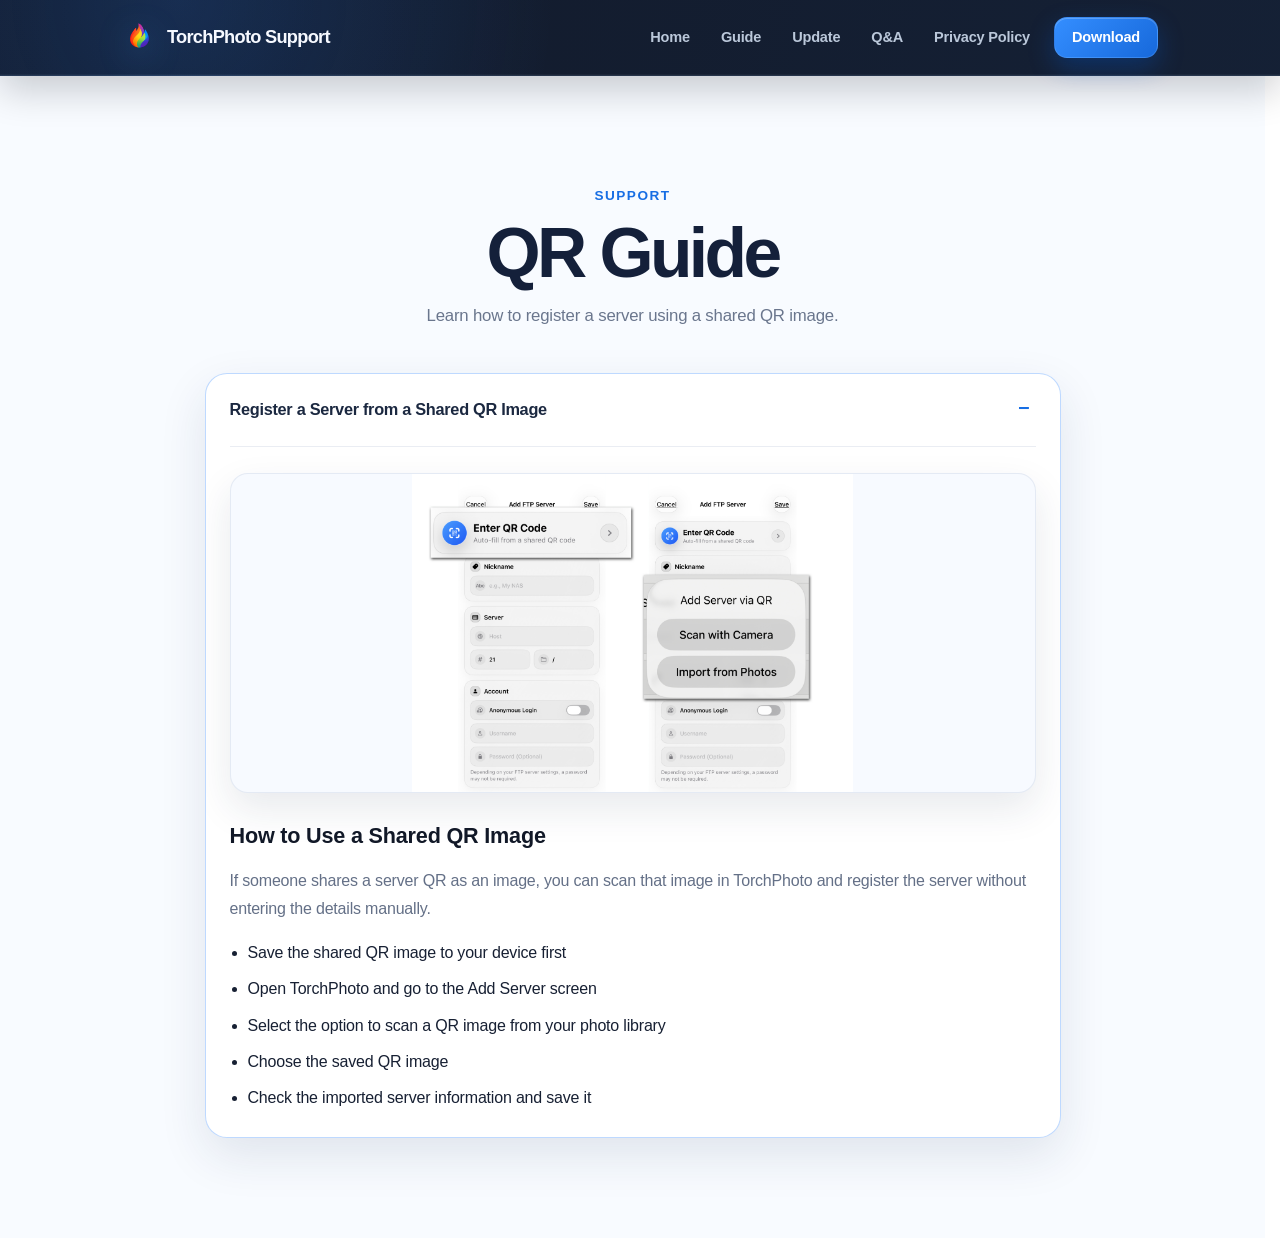
<file: QRguide.html>
<!DOCTYPE html>
<html lang="en">
<head>
    <meta charset="UTF-8">
    <meta name="viewport" content="width=device-width, initial-scale=1.0">
    <title>QR Guide - TorchPhoto</title>
    <link rel="stylesheet" href="style.css">
    <link rel="stylesheet" href="https://cdnjs.cloudflare.com/ajax/libs/font-awesome/6.0.0/css/all.min.css">
    <style>
        .guide-body img {
            width: 100%;
            max-height: 320px;
            object-fit: contain;
            object-position: center;
            display: block;
            border-radius: 18px;
            background: #f7faff;
        }

        @media (max-width: 768px) {
            .guide-body img {
                max-height: 220px;
            }
        }
    </style>
	<link rel="icon" type="image/png" href="logo.png">
</head>
<body class="subpage-body">

    <nav>
        <div class="container">
            <div class="logo">
                <img src="logo.png" alt="TorchPhoto Logo">
                <span class="logo-text">TorchPhoto Support</span>
            </div>
            <button class="nav-toggle" type="button" aria-label="Open menu" aria-expanded="false" aria-controls="site-menu">
                <i class="fas fa-bars"></i>
            </button>
            <ul class="nav-links" id="site-menu">
                <li><a href="index.html">Home</a></li>
                <li><a href="guide.html">Guide</a></li>
                <li><a href="update.html">Update</a></li>
                <li><a href="qa.html">Q&A</a></li>
                <li><a href="privacy-policy.html">Privacy Policy</a></li>
                <li><a href="https://apps.apple.com/app/torchphoto-ftp-album-viewer/id6757838041" class="btn-download-small">Download</a></li>
            </ul>
        </div>
    </nav>

    <main class="guide">
        <div class="container narrow-container">
            <div class="page-hero">
                <span class="page-eyebrow">Support</span>
                <h1>QR Guide</h1>
                <p>Learn how to register a server using a shared QR image.</p>
            </div>

            <div class="guide-list">
                <details class="guide-item" id="register-server-from-qr-image" open>
                    <summary>Register a Server from a Shared QR Image</summary>
                    <div class="guide-content">
                        <div class="guide-body">
                            <img src="qrguide.jpg">
                            <div class="guide-copy">
                                <h3>How to Use a Shared QR Image</h3>
                                <p>If someone shares a server QR as an image, you can scan that image in TorchPhoto and register the server without entering the details manually.</p>
                                <ul>
                                    <li>Save the shared QR image to your device first</li>
                                    <li>Open TorchPhoto and go to the Add Server screen</li>
                                    <li>Select the option to scan a QR image from your photo library</li>
                                    <li>Choose the saved QR image</li>
                                    <li>Check the imported server information and save it</li>
                                </ul>
                            </div>
                        </div>
                    </div>
                </details>
            </div>
        </div>
    </main>

    <script>
        const navToggle = document.querySelector('.nav-toggle');
        const navLinks = document.querySelector('.nav-links');
        const navIcon = navToggle ? navToggle.querySelector('i') : null;

        if (navToggle && navLinks) {
            const closeMenu = () => {
                navLinks.classList.remove('is-open');
                navToggle.setAttribute('aria-expanded', 'false');
                navToggle.setAttribute('aria-label', 'Open menu');
                if (navIcon) {
                    navIcon.classList.remove('fa-xmark');
                    navIcon.classList.add('fa-bars');
                }
            };

            const openMenu = () => {
                navLinks.classList.add('is-open');
                navToggle.setAttribute('aria-expanded', 'true');
                navToggle.setAttribute('aria-label', 'Close menu');
                if (navIcon) {
                    navIcon.classList.remove('fa-bars');
                    navIcon.classList.add('fa-xmark');
                }
            };

            navToggle.addEventListener('click', () => {
                if (navLinks.classList.contains('is-open')) {
                    closeMenu();
                } else {
                    openMenu();
                }
            });

            navLinks.querySelectorAll('a').forEach((link) => {
                link.addEventListener('click', () => {
                    closeMenu();
                });
            });

            document.addEventListener('click', (event) => {
                if (window.innerWidth > 768) return;
                if (!navLinks.contains(event.target) && !navToggle.contains(event.target)) {
                    closeMenu();
                }
            });

            window.addEventListener('resize', () => {
                if (window.innerWidth > 768) {
                    closeMenu();
                }
            });
        }

        function openGuideFromHash() {
            const hash = window.location.hash;
            if (!hash) return;

            const target = document.querySelector(hash);
            if (!target) return;

            if (target.classList.contains('guide-item')) {
                target.open = true;
                requestAnimationFrame(() => {
                    target.scrollIntoView({ behavior: 'smooth', block: 'start' });
                });
            }
        }

        window.addEventListener('load', openGuideFromHash);
        window.addEventListener('hashchange', openGuideFromHash);
    </script>

</body>
</html>
</file>
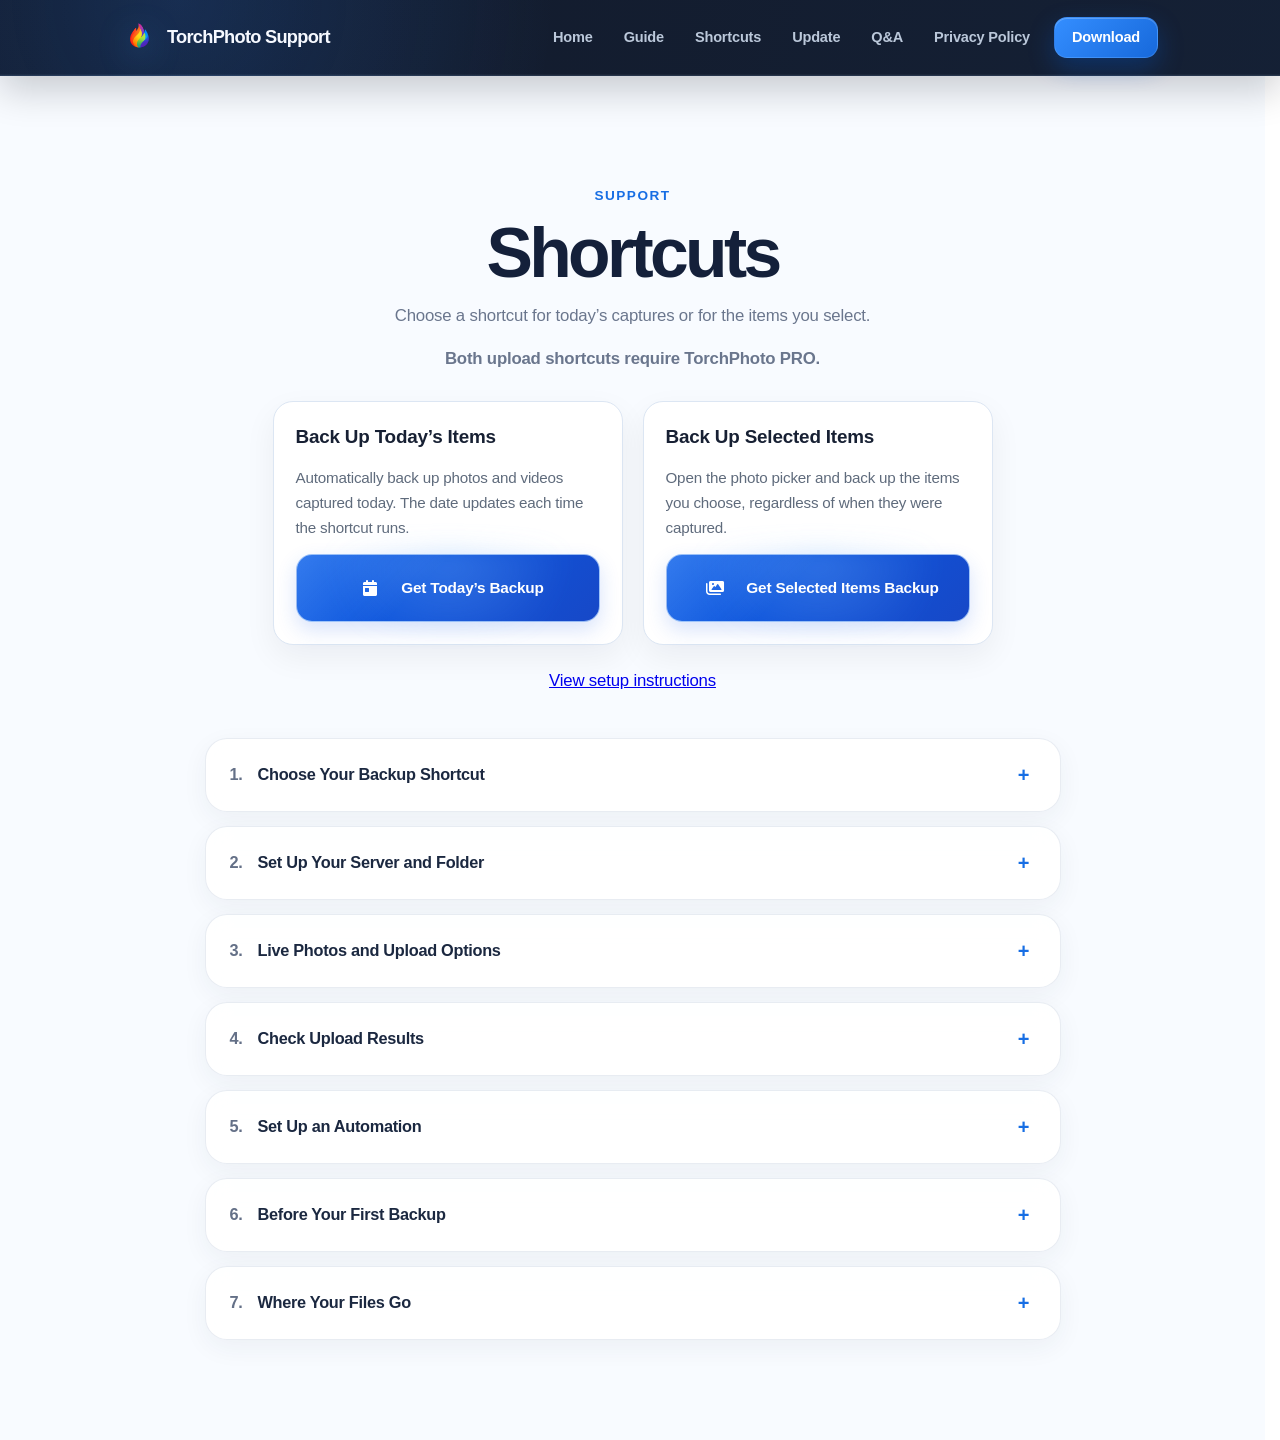
<file: shortcuts.html>
<!DOCTYPE html>
<html lang="en">
<head>
    <meta charset="UTF-8">
    <meta name="viewport" content="width=device-width, initial-scale=1.0">
    <title>Shortcuts - TorchPhoto</title>
    <meta name="description" content="Get TorchPhoto PRO shortcuts to back up today’s photos and videos or the items you select to your own server.">
    <link rel="canonical" href="https://torchphoto.com/shortcuts.html">
    <meta property="og:type" content="article">
    <meta property="og:title" content="TorchPhoto Shortcuts">
    <meta property="og:description" content="Choose a shortcut for today’s captures or selected items. Requires TorchPhoto PRO.">
    <meta property="og:image" content="https://torchphoto.com/main.jpg">
    <meta property="og:url" content="https://torchphoto.com/shortcuts.html">
    <meta name="twitter:card" content="summary_large_image">
    <meta name="twitter:title" content="TorchPhoto Shortcuts">
    <meta name="twitter:description" content="Upload today’s captures or selected items to your server with TorchPhoto PRO.">
    <meta name="twitter:image" content="https://torchphoto.com/main.jpg">
    <link rel="stylesheet" href="style.css?v=shortcuts-responsive-notes-v2">
    <link rel="stylesheet" href="https://cdnjs.cloudflare.com/ajax/libs/font-awesome/6.0.0/css/all.min.css">
    <link rel="icon" type="image/png" href="logo.png">
    <style>
        .shortcut-choice-grid {
            display: grid;
            grid-template-columns: repeat(2, minmax(0, 1fr));
            gap: 20px;
            max-width: 820px;
            margin: 28px auto 0;
            text-align: left;
        }
        .shortcut-choice-card {
            display: flex;
            flex-direction: column;
            gap: 14px;
            min-width: 0;
            padding: 22px;
            border: 1px solid #dce6f3;
            border-radius: 20px;
            background: #fff;
            box-shadow: 0 12px 32px rgba(15, 23, 42, 0.06);
        }
        .shortcut-choice-card h2 {
            margin: 0;
            font-size: 1.18rem;
            line-height: 1.4;
            color: #172033;
        }
        .shortcut-choice-card p {
            margin: 0;
            font-size: 0.95rem;
            line-height: 1.65;
            color: #5f6b7c;
        }
        .shortcut-choice-card .shortcut-download-button {
            width: 100%;
            min-height: 64px;
            margin-top: auto;
            padding: 14px;
            border-radius: 16px;
            font-size: 0.96rem;
            box-shadow: 0 8px 20px rgba(37, 99, 235, 0.18);
        }
        .shortcut-choice-card .shortcut-download-button:focus-visible {
            outline: 3px solid #172033;
            outline-offset: 4px;
        }
        .shortcut-pro-note {
            margin-top: 14px;
            color: #1d4ed8;
            font-size: 0.95rem;
            font-weight: 700;
        }
        @media (max-width: 640px) {
            .shortcut-choice-grid { grid-template-columns: minmax(0, 1fr); gap: 16px; }
            .shortcut-choice-card { padding: 20px; }
        }
    </style>
</head>
<body class="subpage-body">

    <nav>
        <div class="container">
            <div class="logo">
                <img src="logo.png" alt="TorchPhoto Logo">
                <span class="logo-text">TorchPhoto Support</span>
            </div>
            <button class="nav-toggle" type="button" aria-label="Open menu" aria-expanded="false" aria-controls="site-menu">
                <i class="fas fa-bars"></i>
            </button>
            <ul class="nav-links" id="site-menu">
                <li><a href="index.html">Home</a></li>
                <li><a href="guide.html">Guide</a></li>
                <li><a href="shortcuts.html">Shortcuts</a></li>
                <li><a href="update.html">Update</a></li>
                <li><a href="qa.html">Q&amp;A</a></li>
                <li><a href="privacy-policy.html">Privacy Policy</a></li>
                <li><a href="https://apps.apple.com/app/torchphoto-ftp-album-viewer/id6757838041" class="btn-download-small">Download</a></li>
            </ul>
        </div>
    </nav>

    <main class="guide">
        <div class="container narrow-container">
            <div class="page-hero">
                <span class="page-eyebrow">Support</span>
                <h1>Shortcuts</h1>
                <p>Choose a shortcut for today’s captures or for the items you select.</p>
                <p class="shortcut-pro-note">Both upload shortcuts require TorchPhoto PRO.</p>
                <div class="shortcut-choice-grid">
                    <article class="shortcut-choice-card">
                        <h2>Back Up Today’s Items</h2>
                        <p>Automatically back up photos and videos captured today. The date updates each time the shortcut runs.</p>
                        <a class="shortcut-download-button" href="https://www.icloud.com/shortcuts/b84835b9b366486c8a3797c65c819bc3" aria-label="Get the Back Up Today’s Items shortcut">
                            <i class="fas fa-calendar-day" aria-hidden="true"></i>
                            <span>Get Today’s Backup</span>
                        </a>
                    </article>
                    <article class="shortcut-choice-card">
                        <h2>Back Up Selected Items</h2>
                        <p>Open the photo picker and back up the items you choose, regardless of when they were captured.</p>
                        <a class="shortcut-download-button" href="https://www.icloud.com/shortcuts/ec942e301b9b43be9fd17d10a2d84d74" aria-label="Get the Back Up Selected Items shortcut">
                            <i class="fas fa-images" aria-hidden="true"></i>
                            <span>Get Selected Items Backup</span>
                        </a>
                    </article>
                </div>
                <p style="margin-top: 22px;"><a href="shortcutsetting.html">View setup instructions</a></p>
            </div>

            <div class="guide-list">
                <details class="guide-item" id="shortcuts-auto-upload">
                    <summary><span class="guide-number">1.</span> Choose Your Backup Shortcut</summary>
                    <div class="guide-content">
                        <div class="guide-copy">
                            <h3>Today’s Captures or Your Own Selection</h3>
                            <p><b>Back Up Today’s Items</b> uses the <b>Upload by Date</b> action. Its start and end dates are both set to the current date, so it covers today’s photos and videos each time it runs.</p>
                            <p><b>Back Up Selected Items</b> opens the photo picker and passes your selection to <b>Upload Files</b>. It does not filter by capture date, and it needs you to choose items when it runs.</p>
                        </div>
                    </div>
                </details>

                <details class="guide-item" id="create-backup-shortcut">
                    <summary><span class="guide-number">2.</span> Set Up Your Server and Folder</summary>
                    <div class="guide-content">
                        <div class="guide-copy">
                            <h3>One Destination for Each Shortcut</h3>
                            <p>First, add your <b>FTP, SFTP, SMB, or WebDAV server</b> in TorchPhoto. Use either download button above, or open <b>Settings → Set Up Shortcut</b> in TorchPhoto and choose the shortcut you want from the popup.</p>
                            <p>While adding the shortcut, choose its <b>Server</b> and <b>Folder</b>. You can change them later in the Shortcuts editor. Review the options on TorchPhoto’s <b>Upload page</b> before running it.</p>
                            <p>To back up another period, edit the start and end dates in <b>Upload by Date</b>. Both days are included; set the same date for a single day. <b>Upload Files</b> accepts files from earlier shortcut steps without a date filter.</p>
                            <p>For date-based uploads, open TorchPhoto and allow access to your photo library first. If you grant limited access, only the items you allow can be uploaded.</p>
                        </div>
                    </div>
                </details>

                <details class="guide-item" id="live-photo-shortcut-backup">
                    <summary><span class="guide-number">3.</span> Live Photos and Upload Options</summary>
                    <div class="guide-content">
                        <div class="guide-copy">
                            <h3>Use Your Saved Upload Settings</h3>
                            <p>The date-based shortcut uses TorchPhoto’s photo-library uploader. Live Photo video, JPEG conversion, and other media options follow the settings saved on the <b>Upload page</b>. Separate photo, Live Photo, and video conversion steps are not needed for this workflow.</p>
                            <p>The selected-items shortcut uploads the files supplied by Shortcuts. Media components available to it depend on what Shortcuts passes. For backups that need the original Live Photo components, use the date-based workflow with Live Photo video upload enabled.</p>
                        </div>
                    </div>
                </details>

                <details class="guide-item" id="shortcut-upload-history">
                    <summary><span class="guide-number">4.</span> Check Upload Results</summary>
                    <div class="guide-content">
                        <div class="guide-copy">
                            <h3>Upload Logs and Recovery</h3>
                            <p>Uploads use TorchPhoto’s existing duplicate-handling rules. Check the <b>Upload Logs</b> on the Upload page for the result of each run, including any skipped or failed items.</p>
                            <p>If an upload is interrupted, open the <b>Upload page</b> to check whether a saved upload can be resumed. Thumbnail generation follows your saved Upload option.</p>
                        </div>
                    </div>
                </details>

                <details class="guide-item" id="automation-triggers">
                    <summary><span class="guide-number">5.</span> Set Up an Automation</summary>
                    <div class="guide-content">
                        <p>In the Shortcuts app, create a <b>Personal Automation</b> that runs <b>Back Up Today’s Items</b> at your preferred time or when your device connects to a charger. Choose automatic execution if your iOS version and trigger offer that option.</p>
                        <p><b>Back Up Selected Items</b> is suited to manual use, such as launching it from Shortcuts or the Action Button. Its photo picker requires your input, even if an automation starts it.</p>
                    </div>
                </details>

                <details class="guide-item" id="reliability-tips">
                    <summary><span class="guide-number">6.</span> Before Your First Backup</summary>
                    <div class="guide-content">
                        <p>Run the shortcut once while you are using the device to confirm the <b>server, folder, photo access, and network connection</b>. A server on your home network requires a connection to that network or a suitable VPN.</p>
                        <p>Start with a small upload and review its log before relying on a regular automation. Automatic execution remains subject to iOS permissions and background limits.</p>
                    </div>
                </details>

                <details class="guide-item" id="privacy-note">
                    <summary><span class="guide-number">7.</span> Where Your Files Go</summary>
                    <div class="guide-content">
                        <p>Photos and videos are transferred <b>directly from your device to the server you select in TorchPhoto</b>. TorchPhoto does not upload them to a separate photo-storage service. The iCloud links above are used to add the shortcuts.</p>
                    </div>
                </details>
            </div>
        </div>
    </main>

    <script>
        const navToggle = document.querySelector('.nav-toggle');
        const navLinks = document.querySelector('.nav-links');
        const navIcon = navToggle ? navToggle.querySelector('i') : null;

        if (navToggle && navLinks) {
            const closeMenu = () => {
                navLinks.classList.remove('is-open');
                navToggle.setAttribute('aria-expanded', 'false');
                navToggle.setAttribute('aria-label', 'Open menu');
                if (navIcon) {
                    navIcon.classList.remove('fa-xmark');
                    navIcon.classList.add('fa-bars');
                }
            };

            const openMenu = () => {
                navLinks.classList.add('is-open');
                navToggle.setAttribute('aria-expanded', 'true');
                navToggle.setAttribute('aria-label', 'Close menu');
                if (navIcon) {
                    navIcon.classList.remove('fa-bars');
                    navIcon.classList.add('fa-xmark');
                }
            };

            navToggle.addEventListener('click', () => {
                if (navLinks.classList.contains('is-open')) {
                    closeMenu();
                } else {
                    openMenu();
                }
            });

            navLinks.querySelectorAll('a').forEach((link) => {
                link.addEventListener('click', () => {
                    closeMenu();
                });
            });

            document.addEventListener('click', (event) => {
                if (window.innerWidth > 768) return;
                if (!navLinks.contains(event.target) && !navToggle.contains(event.target)) {
                    closeMenu();
                }
            });

            window.addEventListener('resize', () => {
                if (window.innerWidth > 768) {
                    closeMenu();
                }
            });
        }

        function openGuideFromHash() {
            const hash = window.location.hash;
            if (!hash) return;

            const target = document.querySelector(hash);
            if (!target) return;

            if (target.classList.contains('guide-item')) {
                target.open = true;
                requestAnimationFrame(() => {
                    target.scrollIntoView({ behavior: 'smooth', block: 'start' });
                });
            }
        }

        window.addEventListener('load', openGuideFromHash);
        window.addEventListener('hashchange', openGuideFromHash);

    </script>

</body>
</html>
</file>
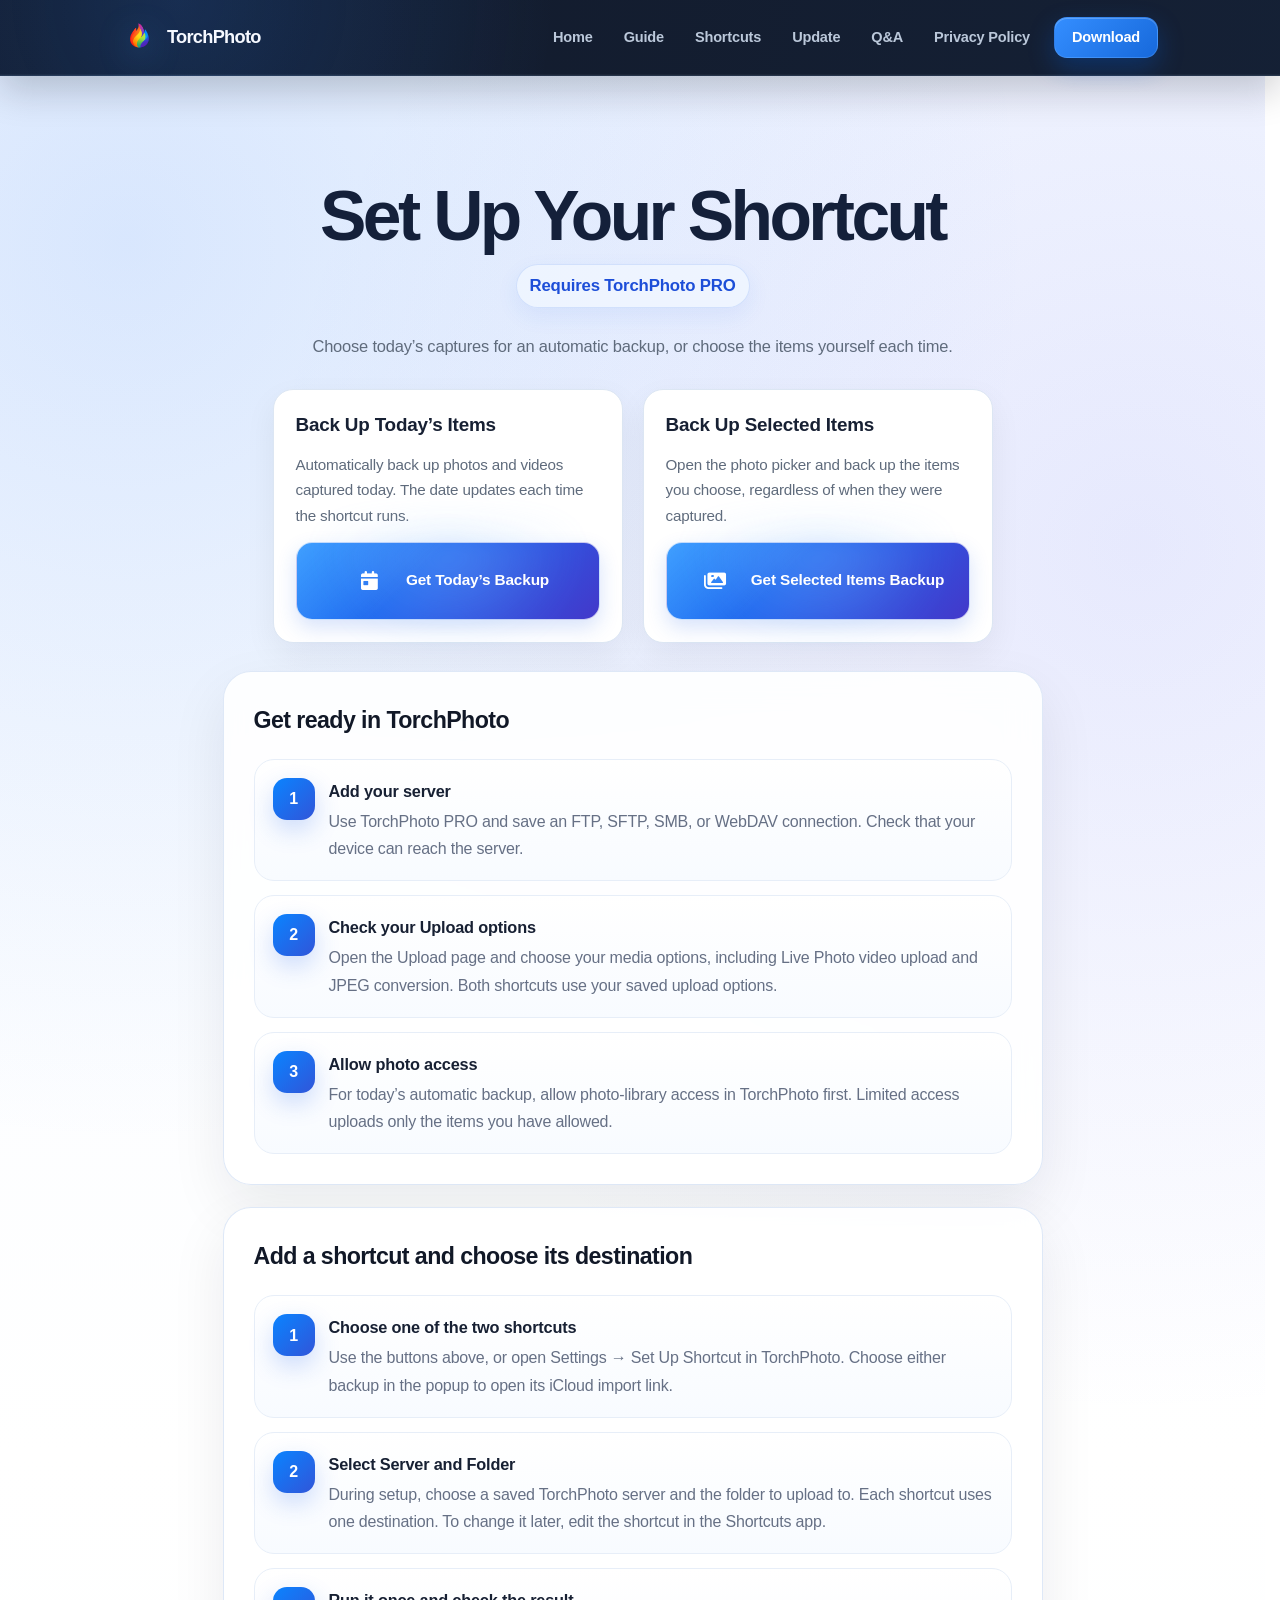
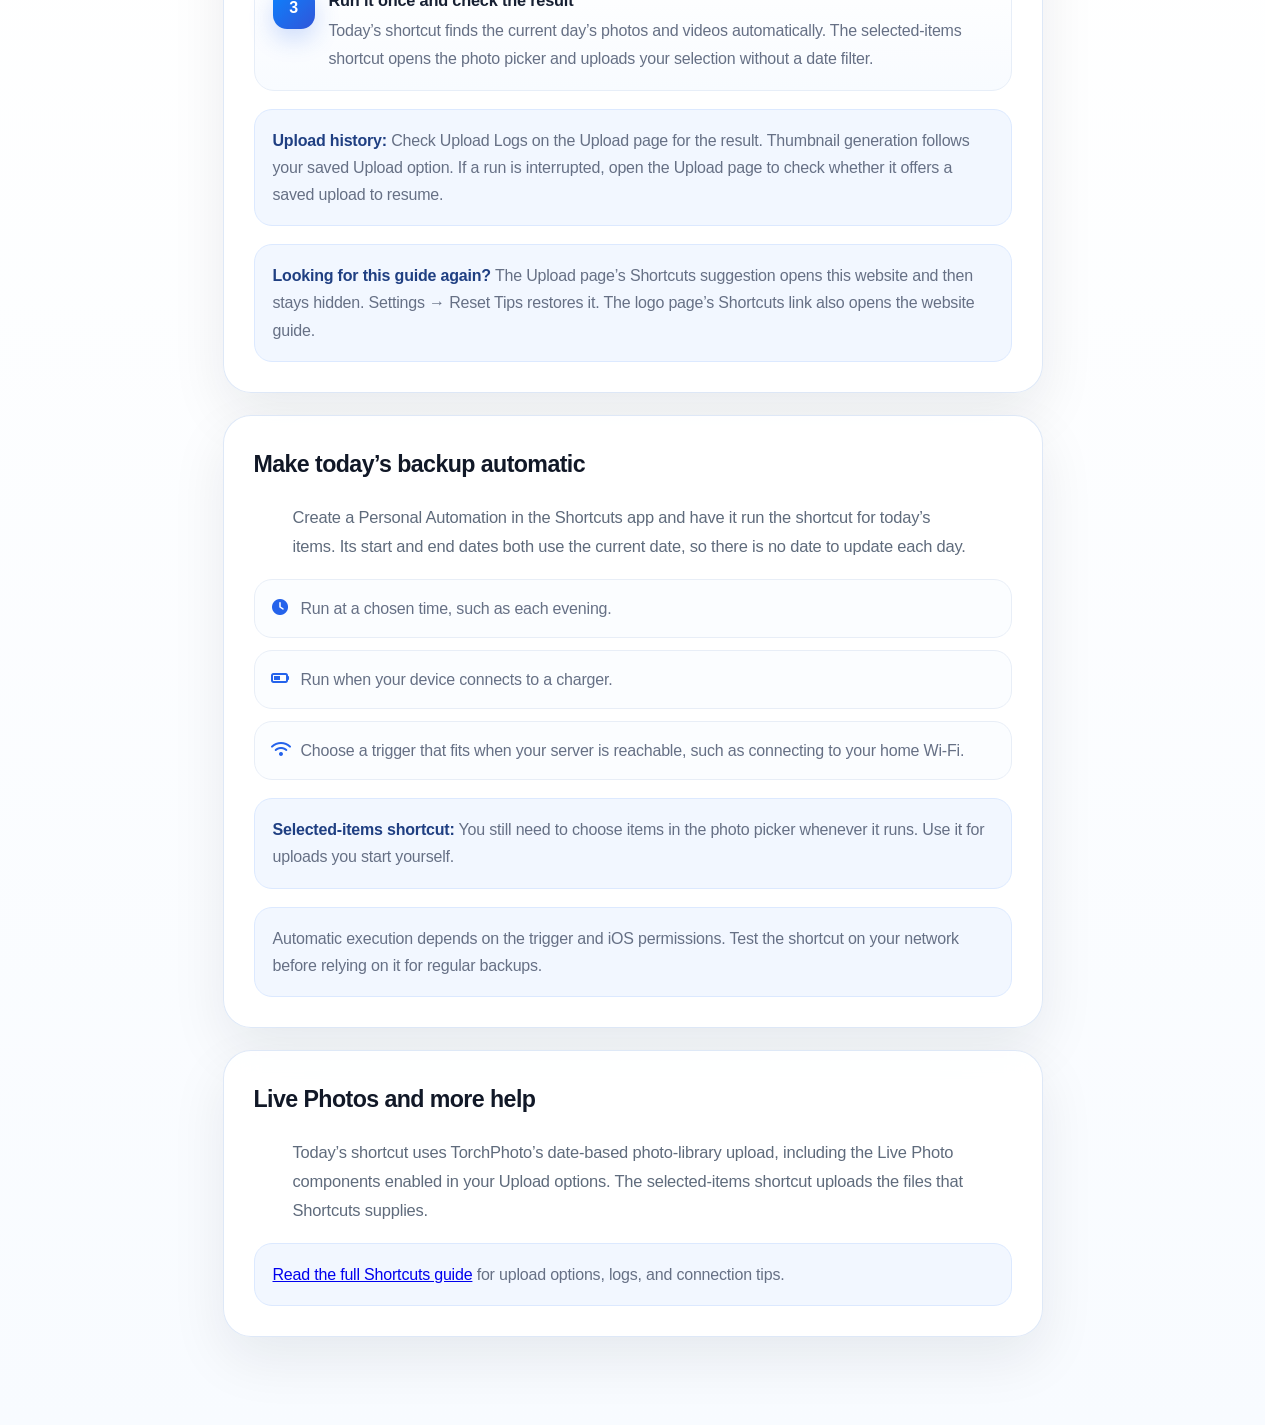
<file: shortcutsetting.html>
<!DOCTYPE html>
<html lang="en">
<head>
    <meta charset="UTF-8">
    <meta name="viewport" content="width=device-width, initial-scale=1.0">
    <title>TorchPhoto Backup Shortcut Setup</title>
    <meta name="description" content="Add either TorchPhoto PRO shortcut, choose a server and folder, and back up today’s captures or selected items on iPhone and iPad.">
    <link rel="canonical" href="https://torchphoto.com/shortcutsetting.html">
    <meta property="og:type" content="article">
    <meta property="og:title" content="TorchPhoto Backup Shortcut Setup">
    <meta property="og:description" content="Choose and set up a shortcut for today’s captures or selected items. Requires TorchPhoto PRO.">
    <meta property="og:image" content="https://torchphoto.com/main.jpg">
    <meta property="og:url" content="https://torchphoto.com/shortcutsetting.html">
    <meta name="twitter:card" content="summary_large_image">
    <meta name="twitter:title" content="TorchPhoto Backup Shortcut Setup">
    <meta name="twitter:description" content="Choose and set up a shortcut for today’s captures or selected items. Requires TorchPhoto PRO.">
    <meta name="twitter:image" content="https://torchphoto.com/main.jpg">
    <link rel="stylesheet" href="style.css?v=shortcuts-responsive-notes-v2">
    <link rel="stylesheet" href="https://cdnjs.cloudflare.com/ajax/libs/font-awesome/6.0.0/css/all.min.css">
    <link rel="icon" type="image/png" href="logo.png">
    <style>
        .shortcut-setting-page {
            min-height: 100vh;
            background:
                radial-gradient(circle at 10% 8%, rgba(59, 130, 246, 0.16), transparent 30%),
                radial-gradient(circle at 90% 18%, rgba(99, 102, 241, 0.12), transparent 32%),
                linear-gradient(180deg, #f5f9ff 0%, #ffffff 48%, #f8fbff 100%);
        }

        .shortcut-setting-page .guide {
            background: transparent;
            padding-bottom: 88px;
        }

        .shortcut-setting-page .shortcut-shell {
            max-width: 820px;
            margin: 0 auto;
        }

        .shortcut-setting-page .page-hero {
            margin-bottom: 28px;
            text-align: center;
        }

        .shortcut-setting-page .page-hero h1 {
            margin-bottom: 12px;
        }

        .shortcut-setting-page .shortcut-pro-note {
            display: inline-flex;
            align-items: center;
            justify-content: center;
            margin: 0 0 24px;
            padding: 7px 13px;
            border: 1px solid rgba(37, 99, 235, 0.14);
            border-radius: 999px;
            background: rgba(239, 246, 255, 0.9);
            color: #1d4ed8 !important;
            box-shadow: 0 8px 22px rgba(37, 99, 235, 0.08);
        }

        .shortcut-setting-page .shortcut-intro {
            max-width: 680px;
            margin: 0 auto;
            color: #5f6b7c;
            font-size: 1.03rem;
            line-height: 1.75;
        }

        .shortcut-setting-page .shortcut-download {
            margin-top: 34px;
        }

        .shortcut-setting-page .shortcut-download-button {
            width: min(460px, 100%);
            min-height: 92px;
            padding: 20px 28px;
            border-radius: 24px;
            border: 1px solid rgba(255, 255, 255, 0.72);
            background:
                linear-gradient(135deg, rgba(255, 255, 255, 0.22), rgba(255, 255, 255, 0) 40%),
                linear-gradient(135deg, #0a84ff 0%, #2563eb 48%, #4338ca 100%);
            box-shadow:
                0 0 0 1px rgba(37, 99, 235, 0.28),
                0 22px 54px rgba(37, 99, 235, 0.34),
                0 0 54px rgba(99, 102, 241, 0.24);
            font-size: 1.12rem;
            letter-spacing: -0.01em;
        }

        .shortcut-setting-page .shortcut-download-button::before {
            inset: -12px;
            filter: blur(18px);
            opacity: 0.9;
        }

        .shortcut-setting-page .shortcut-download-button:hover {
            transform: translateY(-3px) scale(1.01);
            background:
                linear-gradient(135deg, rgba(255, 255, 255, 0.28), rgba(255, 255, 255, 0) 42%),
                linear-gradient(135deg, #1591ff 0%, #1d4ed8 48%, #3730a3 100%);
            box-shadow:
                0 0 0 1px rgba(37, 99, 235, 0.34),
                0 28px 66px rgba(37, 99, 235, 0.4),
                0 0 68px rgba(99, 102, 241, 0.32);
        }

        .shortcut-setting-page .shortcut-download-button i {
            width: 48px;
            height: 48px;
            border-radius: 16px;
            font-size: 1.2rem;
            background: rgba(255, 255, 255, 0.2);
            border: 1px solid rgba(255, 255, 255, 0.22);
        }

        .shortcut-setting-page .info-card {
            margin-top: 22px;
            padding: 30px;
            border: 1px solid rgba(219, 230, 247, 0.9);
            border-radius: 28px;
            background: rgba(255, 255, 255, 0.9);
            box-shadow: 0 22px 56px rgba(15, 23, 42, 0.08);
            backdrop-filter: blur(16px);
        }

        .shortcut-setting-page .info-card h2 {
            margin-bottom: 20px;
            color: #111827;
            font-size: 1.45rem;
            letter-spacing: -0.025em;
        }

        .shortcut-setting-page .step-list {
            display: grid;
            gap: 14px;
            list-style: none;
        }

        .shortcut-setting-page .step-item {
            display: grid;
            grid-template-columns: 42px minmax(0, 1fr);
            gap: 14px;
            align-items: flex-start;
            padding: 18px;
            border: 1px solid #e7eef8;
            border-radius: 20px;
            background: linear-gradient(180deg, #ffffff 0%, #f8fbff 100%);
        }

        .shortcut-setting-page .step-number {
            display: inline-flex;
            align-items: center;
            justify-content: center;
            width: 42px;
            height: 42px;
            border-radius: 14px;
            background: linear-gradient(135deg, #0a84ff, #3155d9);
            color: #ffffff;
            font-weight: 850;
            box-shadow: 0 10px 24px rgba(37, 99, 235, 0.22);
        }

        .shortcut-setting-page .step-copy strong {
            display: block;
            margin-bottom: 4px;
            color: #172033;
            font-size: 1.02rem;
        }

        .shortcut-setting-page .step-copy p,
        .shortcut-setting-page .info-note,
        .shortcut-setting-page .trigger-list li {
            color: #667085;
            line-height: 1.7;
        }

        .shortcut-setting-page .info-note {
            margin-top: 18px;
            padding: 17px 18px;
            border-radius: 18px;
            background: #f2f7ff;
            border: 1px solid #dce9ff;
        }

        .shortcut-setting-page .info-note strong {
            color: #1f3f82;
        }

        .shortcut-setting-page .trigger-list {
            display: grid;
            gap: 12px;
            padding: 0;
            list-style: none;
        }

        .shortcut-setting-page .trigger-list li {
            position: relative;
            padding: 15px 16px 15px 46px;
            border: 1px solid #e8eef7;
            border-radius: 18px;
            background: #fbfdff;
        }

        .shortcut-setting-page .trigger-list i {
            position: absolute;
            left: 16px;
            top: 19px;
            width: 18px;
            color: #2563eb;
            text-align: center;
        }

        @media (max-width: 640px) {
            .shortcut-setting-page .guide {
                padding-top: 92px;
                padding-bottom: 56px;
            }

            .shortcut-setting-page .page-hero h1 {
                font-size: 2.2rem;
            }

            .shortcut-setting-page .shortcut-download-button {
                min-height: 84px;
                padding: 18px 20px;
                border-radius: 22px;
            }

            .shortcut-setting-page .info-card {
                padding: 22px 18px;
                border-radius: 24px;
            }

            .shortcut-setting-page .step-item {
                grid-template-columns: 38px minmax(0, 1fr);
                padding: 16px;
            }

            .shortcut-setting-page .step-number {
                width: 38px;
                height: 38px;
                border-radius: 13px;
            }
        }

        .shortcut-choice-grid {
            display: grid;
            grid-template-columns: repeat(2, minmax(0, 1fr));
            gap: 20px;
            max-width: 820px;
            margin: 28px auto 0;
            text-align: left;
        }
        .shortcut-choice-card {
            display: flex;
            flex-direction: column;
            gap: 14px;
            min-width: 0;
            padding: 22px;
            border: 1px solid #dce6f3;
            border-radius: 20px;
            background: #fff;
            box-shadow: 0 12px 32px rgba(15, 23, 42, 0.06);
        }
        .shortcut-choice-card h2 {
            margin: 0;
            font-size: 1.18rem;
            line-height: 1.4;
            color: #172033;
        }
        .shortcut-choice-card p {
            margin: 0;
            font-size: 0.95rem;
            line-height: 1.65;
            color: #5f6b7c;
        }
        .shortcut-choice-card .shortcut-download-button {
            width: 100%;
            min-height: 64px;
            margin-top: auto;
            padding: 14px;
            border-radius: 16px;
            font-size: 0.96rem;
            box-shadow: 0 8px 20px rgba(37, 99, 235, 0.18);
        }
        .shortcut-choice-card .shortcut-download-button:focus-visible {
            outline: 3px solid #172033;
            outline-offset: 4px;
        }
        .shortcut-pro-note {
            margin-top: 14px;
            color: #1d4ed8;
            font-size: 0.95rem;
            font-weight: 700;
        }
        @media (max-width: 640px) {
            .shortcut-choice-grid { grid-template-columns: minmax(0, 1fr); gap: 16px; }
            .shortcut-choice-card { padding: 20px; }
        }
    </style>
</head>
<body class="subpage-body shortcut-setting-page">

    <nav>
        <div class="container">
            <div class="logo">
                <img src="logo.png" alt="TorchPhoto Logo">
                <span class="logo-text">TorchPhoto</span>
            </div>
            <button class="nav-toggle" type="button" aria-label="Open menu" aria-expanded="false" aria-controls="site-menu">
                <i class="fas fa-bars"></i>
            </button>
            <ul class="nav-links" id="site-menu">
                <li><a href="index.html">Home</a></li>
                <li><a href="guide.html">Guide</a></li>
                <li><a href="shortcuts.html">Shortcuts</a></li>
                <li><a href="update.html">Update</a></li>
                <li><a href="qa.html">Q&amp;A</a></li>
                <li><a href="privacy-policy.html">Privacy Policy</a></li>
                <li><a href="https://apps.apple.com/app/torchphoto-ftp-album-viewer/id6757838041" class="btn-download-small">Download</a></li>
            </ul>
        </div>
    </nav>

    <main class="guide">
        <div class="container narrow-container">
            <div class="shortcut-shell">
                <div class="page-hero">
                    <h1>Set Up Your Shortcut</h1>
                    <p class="shortcut-pro-note">Requires TorchPhoto PRO</p>
                    <p class="shortcut-intro">Choose today’s captures for an automatic backup, or choose the items yourself each time.</p>
                    <div class="shortcut-choice-grid">
                    <article class="shortcut-choice-card">
                        <h2>Back Up Today’s Items</h2>
                        <p>Automatically back up photos and videos captured today. The date updates each time the shortcut runs.</p>
                        <a class="shortcut-download-button" href="https://www.icloud.com/shortcuts/b84835b9b366486c8a3797c65c819bc3" aria-label="Get the Back Up Today’s Items shortcut">
                            <i class="fas fa-calendar-day" aria-hidden="true"></i>
                            <span>Get Today’s Backup</span>
                        </a>
                    </article>
                    <article class="shortcut-choice-card">
                        <h2>Back Up Selected Items</h2>
                        <p>Open the photo picker and back up the items you choose, regardless of when they were captured.</p>
                        <a class="shortcut-download-button" href="https://www.icloud.com/shortcuts/ec942e301b9b43be9fd17d10a2d84d74" aria-label="Get the Back Up Selected Items shortcut">
                            <i class="fas fa-images" aria-hidden="true"></i>
                            <span>Get Selected Items Backup</span>
                        </a>
                    </article>
                </div>
                </div>

                <section class="info-card">
                    <h2>Get ready in TorchPhoto</h2>
                    <ol class="step-list">
                        <li class="step-item">
                            <span class="step-number">1</span>
                            <div class="step-copy">
                                <strong>Add your server</strong>
                                <p>Use TorchPhoto PRO and save an FTP, SFTP, SMB, or WebDAV connection. Check that your device can reach the server.</p>
                            </div>
                        </li>
                        <li class="step-item">
                            <span class="step-number">2</span>
                            <div class="step-copy">
                                <strong>Check your Upload options</strong>
                                <p>Open the Upload page and choose your media options, including Live Photo video upload and JPEG conversion. Both shortcuts use your saved upload options.</p>
                            </div>
                        </li>
                        <li class="step-item">
                            <span class="step-number">3</span>
                            <div class="step-copy">
                                <strong>Allow photo access</strong>
                                <p>For today’s automatic backup, allow photo-library access in TorchPhoto first. Limited access uploads only the items you have allowed.</p>
                            </div>
                        </li>
                    </ol>
                </section>

                <section class="info-card">
                    <h2>Add a shortcut and choose its destination</h2>
                    <ol class="step-list">
                        <li class="step-item">
                            <span class="step-number">1</span>
                            <div class="step-copy">
                                <strong>Choose one of the two shortcuts</strong>
                                <p>Use the buttons above, or open Settings → Set Up Shortcut in TorchPhoto. Choose either backup in the popup to open its iCloud import link.</p>
                            </div>
                        </li>
                        <li class="step-item">
                            <span class="step-number">2</span>
                            <div class="step-copy">
                                <strong>Select Server and Folder</strong>
                                <p>During setup, choose a saved TorchPhoto server and the folder to upload to. Each shortcut uses one destination. To change it later, edit the shortcut in the Shortcuts app.</p>
                            </div>
                        </li>
                        <li class="step-item">
                            <span class="step-number">3</span>
                            <div class="step-copy">
                                <strong>Run it once and check the result</strong>
                                <p>Today’s shortcut finds the current day’s photos and videos automatically. The selected-items shortcut opens the photo picker and uploads your selection without a date filter.</p>
                            </div>
                        </li>
                    </ol>
                    <p class="info-note"><strong>Upload history:</strong> Check Upload Logs on the Upload page for the result. Thumbnail generation follows your saved Upload option. If a run is interrupted, open the Upload page to check whether it offers a saved upload to resume.</p>
                    <p class="info-note"><strong>Looking for this guide again?</strong> The Upload page’s Shortcuts suggestion opens this website and then stays hidden. Settings → Reset Tips restores it. The logo page’s Shortcuts link also opens the website guide.</p>
                </section>

                <section class="info-card">
                    <h2>Make today’s backup automatic</h2>
                    <p class="shortcut-intro" style="text-align: left;">Create a Personal Automation in the Shortcuts app and have it run the shortcut for today’s items. Its start and end dates both use the current date, so there is no date to update each day.</p>
                    <ul class="trigger-list" style="margin-top: 18px;">
                        <li><i class="fas fa-clock" aria-hidden="true"></i>Run at a chosen time, such as each evening.</li>
                        <li><i class="fas fa-battery-half" aria-hidden="true"></i>Run when your device connects to a charger.</li>
                        <li><i class="fas fa-wifi" aria-hidden="true"></i>Choose a trigger that fits when your server is reachable, such as connecting to your home Wi-Fi.</li>
                    </ul>
                    <p class="info-note"><strong>Selected-items shortcut:</strong> You still need to choose items in the photo picker whenever it runs. Use it for uploads you start yourself.</p>
                    <p class="info-note">Automatic execution depends on the trigger and iOS permissions. Test the shortcut on your network before relying on it for regular backups.</p>
                </section>

                <section class="info-card">
                    <h2>Live Photos and more help</h2>
                    <p class="shortcut-intro" style="text-align: left;">Today’s shortcut uses TorchPhoto’s date-based photo-library upload, including the Live Photo components enabled in your Upload options. The selected-items shortcut uploads the files that Shortcuts supplies.</p>
                    <p class="info-note"><a href="shortcuts.html">Read the full Shortcuts guide</a> for upload options, logs, and connection tips.</p>
                </section>
            </div>
        </div>
    </main>

    <script>
        const navToggle = document.querySelector('.nav-toggle');
        const navLinks = document.querySelector('.nav-links');
        const navIcon = navToggle ? navToggle.querySelector('i') : null;

        if (navToggle && navLinks) {
            const closeMenu = () => {
                navLinks.classList.remove('is-open');
                navToggle.setAttribute('aria-expanded', 'false');
                navToggle.setAttribute('aria-label', 'Open menu');
                if (navIcon) {
                    navIcon.classList.remove('fa-xmark');
                    navIcon.classList.add('fa-bars');
                }
            };

            const openMenu = () => {
                navLinks.classList.add('is-open');
                navToggle.setAttribute('aria-expanded', 'true');
                navToggle.setAttribute('aria-label', 'Close menu');
                if (navIcon) {
                    navIcon.classList.remove('fa-bars');
                    navIcon.classList.add('fa-xmark');
                }
            };

            navToggle.addEventListener('click', () => {
                if (navLinks.classList.contains('is-open')) {
                    closeMenu();
                } else {
                    openMenu();
                }
            });

            navLinks.querySelectorAll('a').forEach((link) => {
                link.addEventListener('click', closeMenu);
            });

            document.addEventListener('click', (event) => {
                if (window.innerWidth > 768) return;
                if (!navLinks.contains(event.target) && !navToggle.contains(event.target)) {
                    closeMenu();
                }
            });

            window.addEventListener('resize', () => {
                if (window.innerWidth > 768) {
                    closeMenu();
                }
            });
        }
    </script>

</body>
</html>
</file>
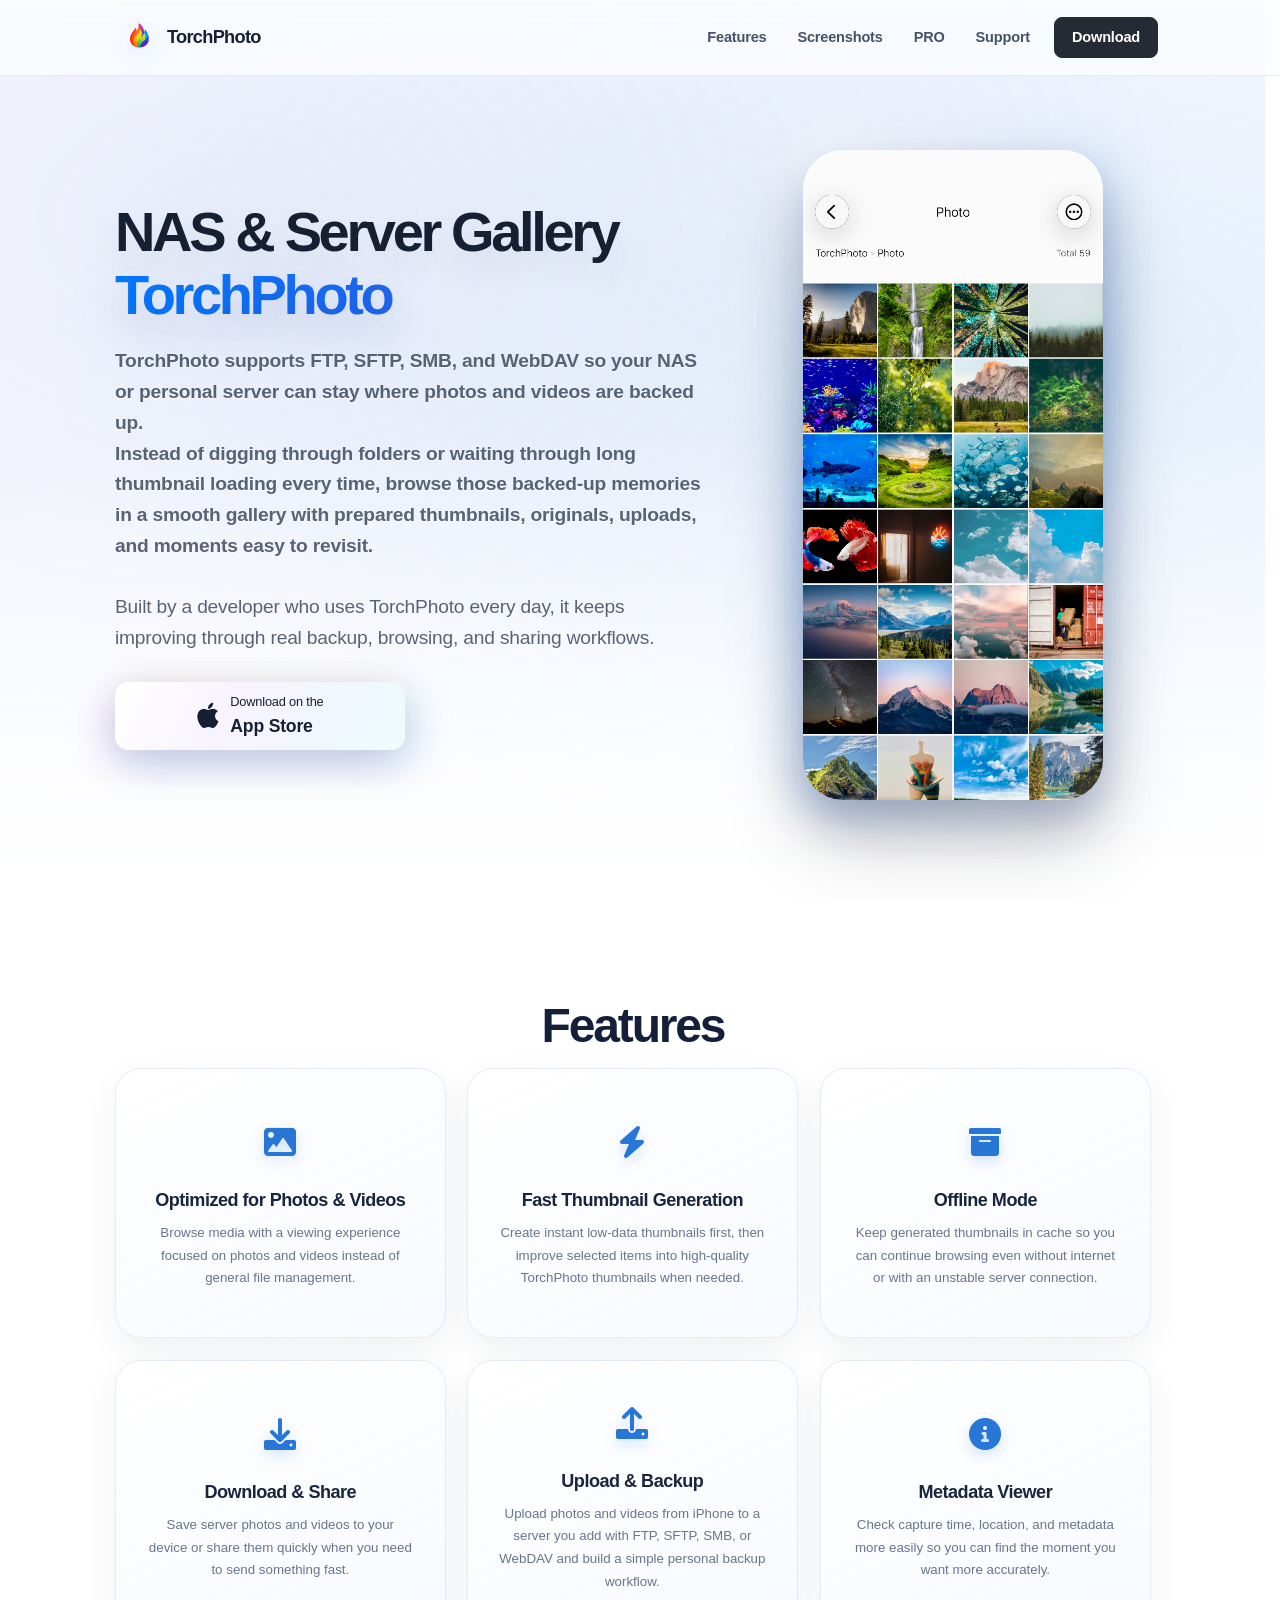
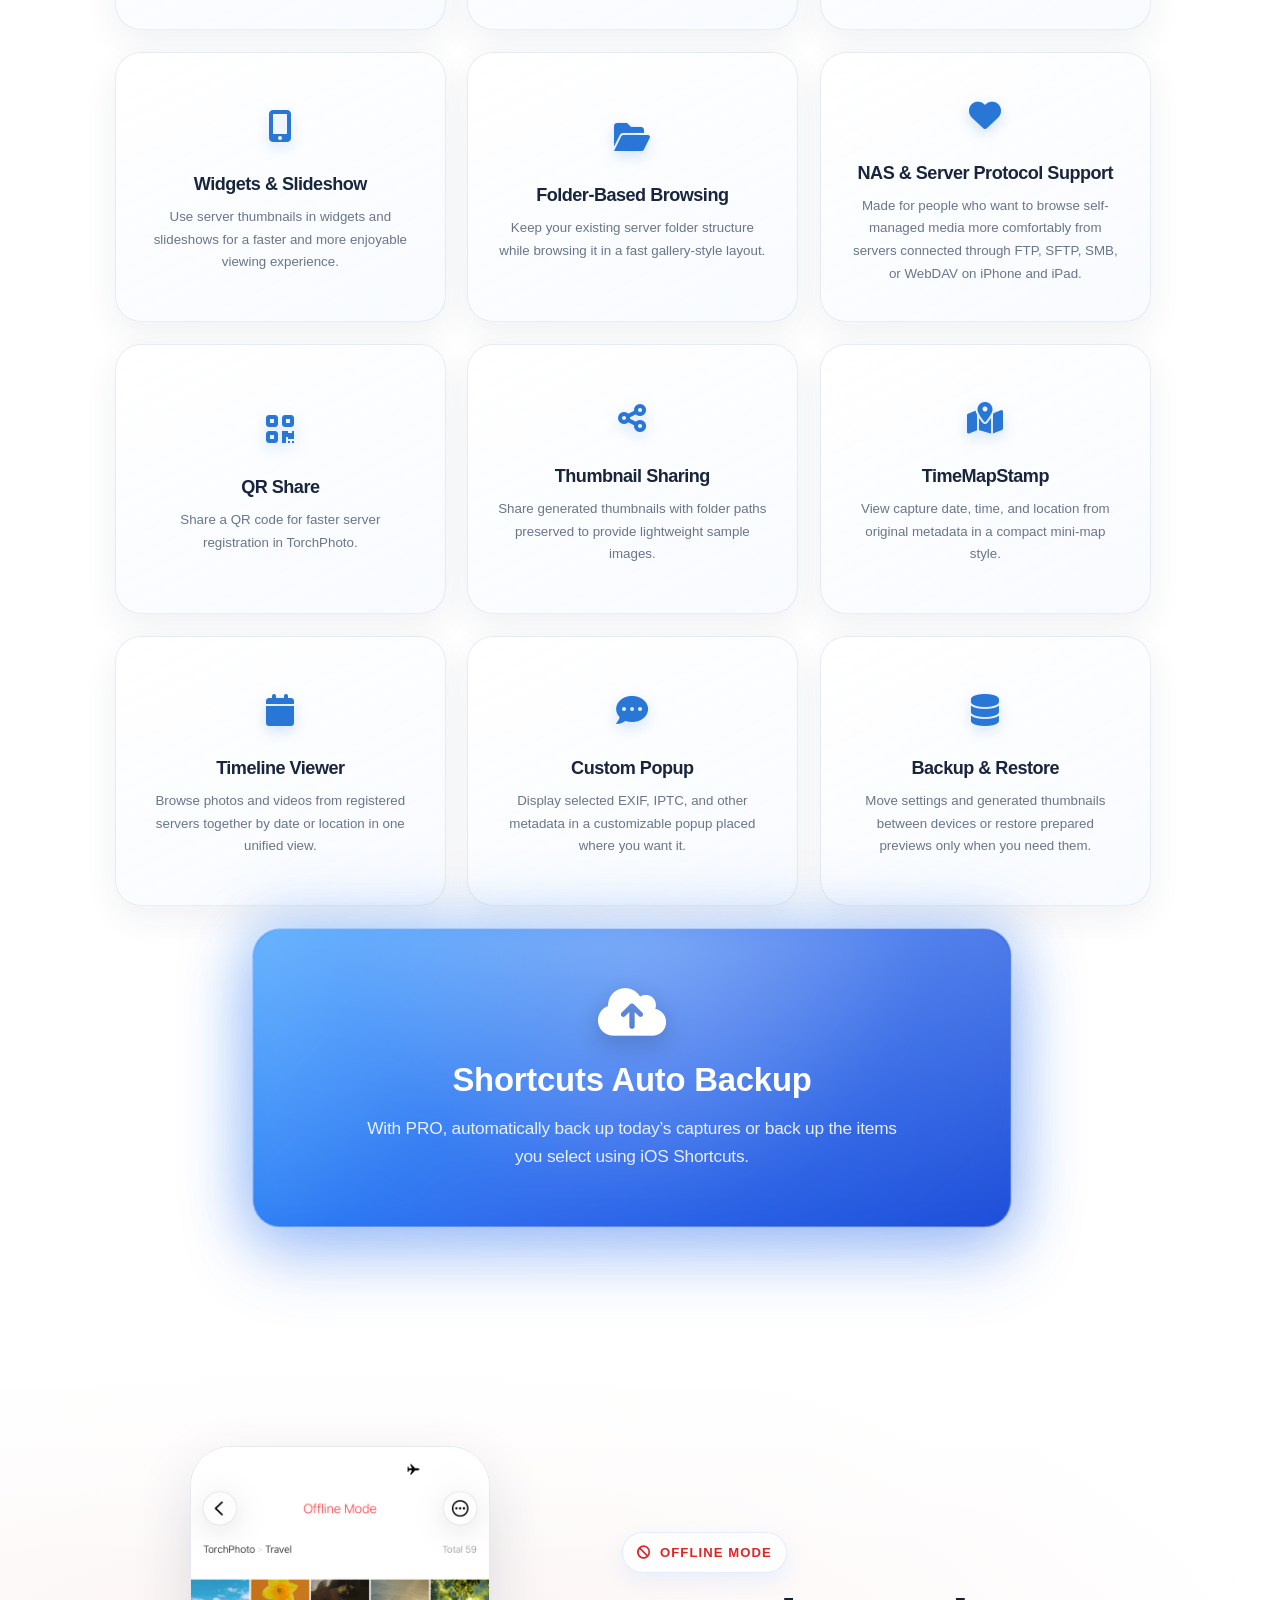
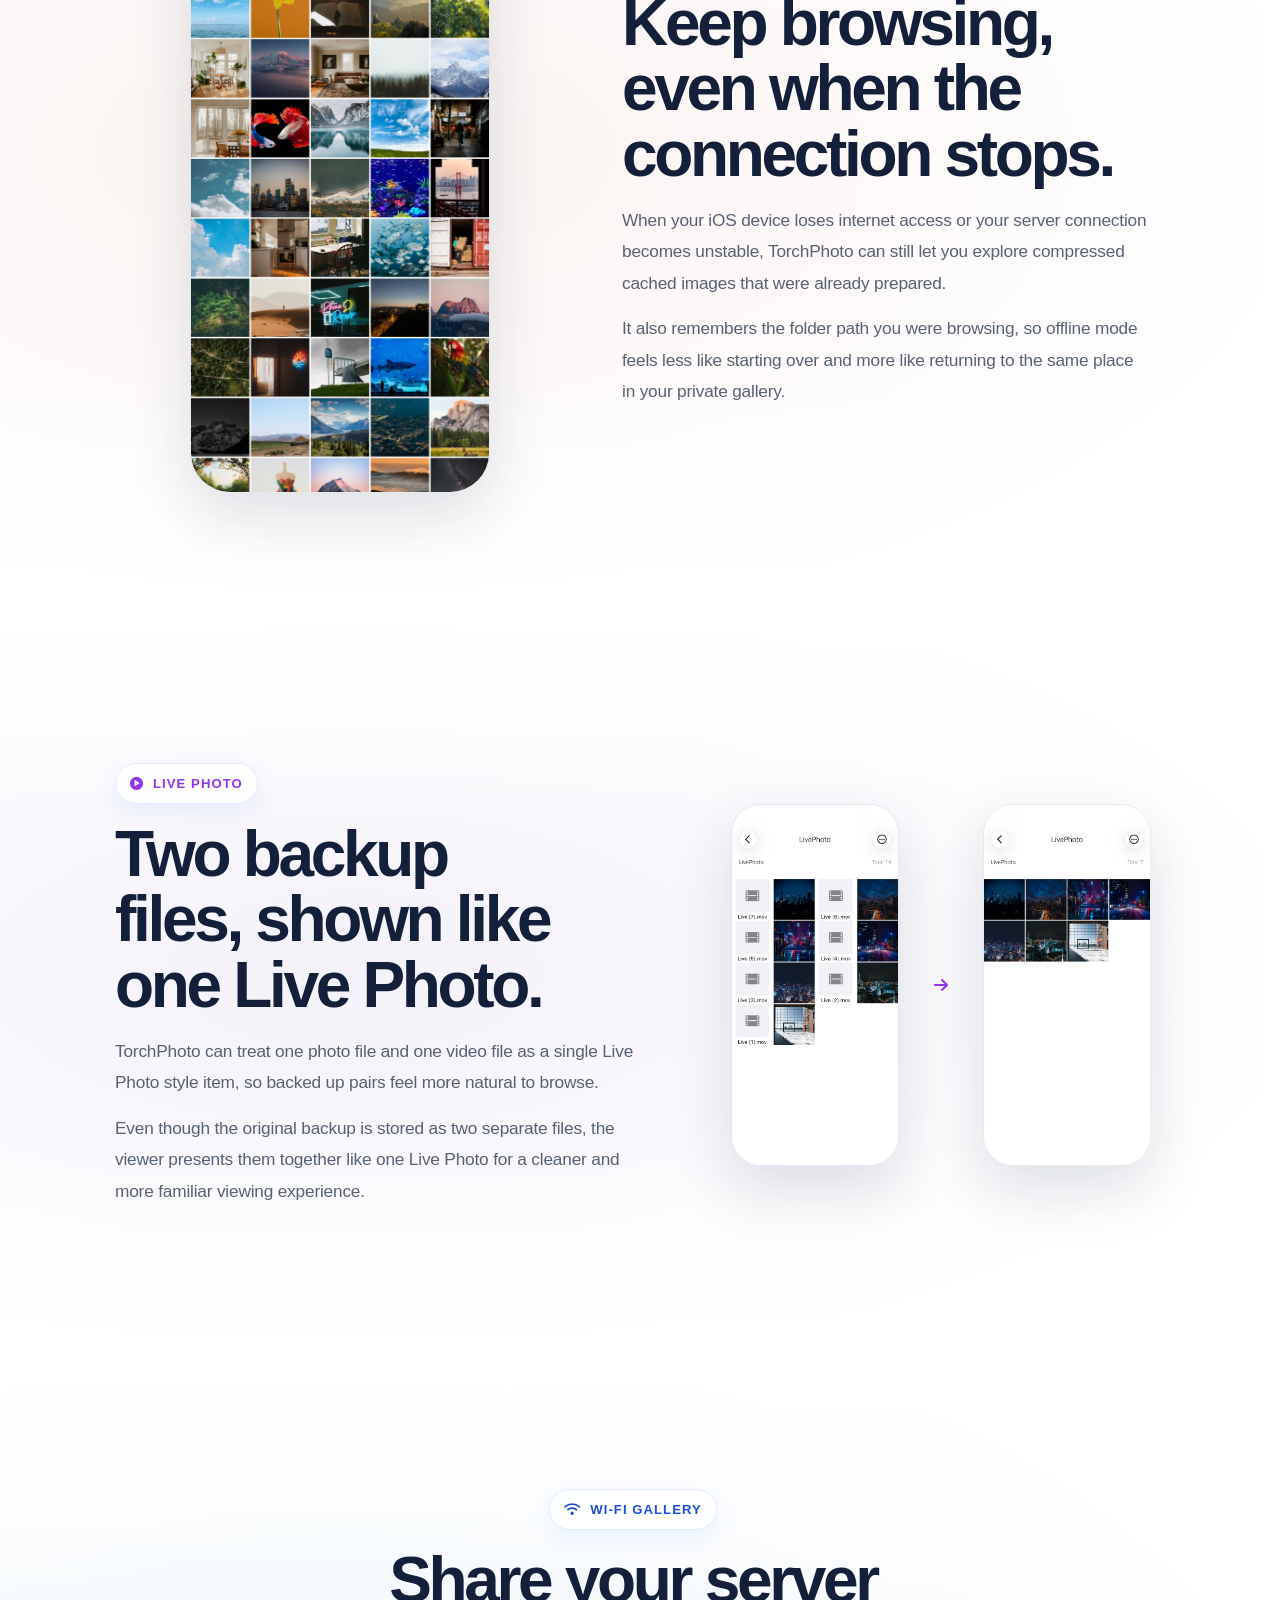
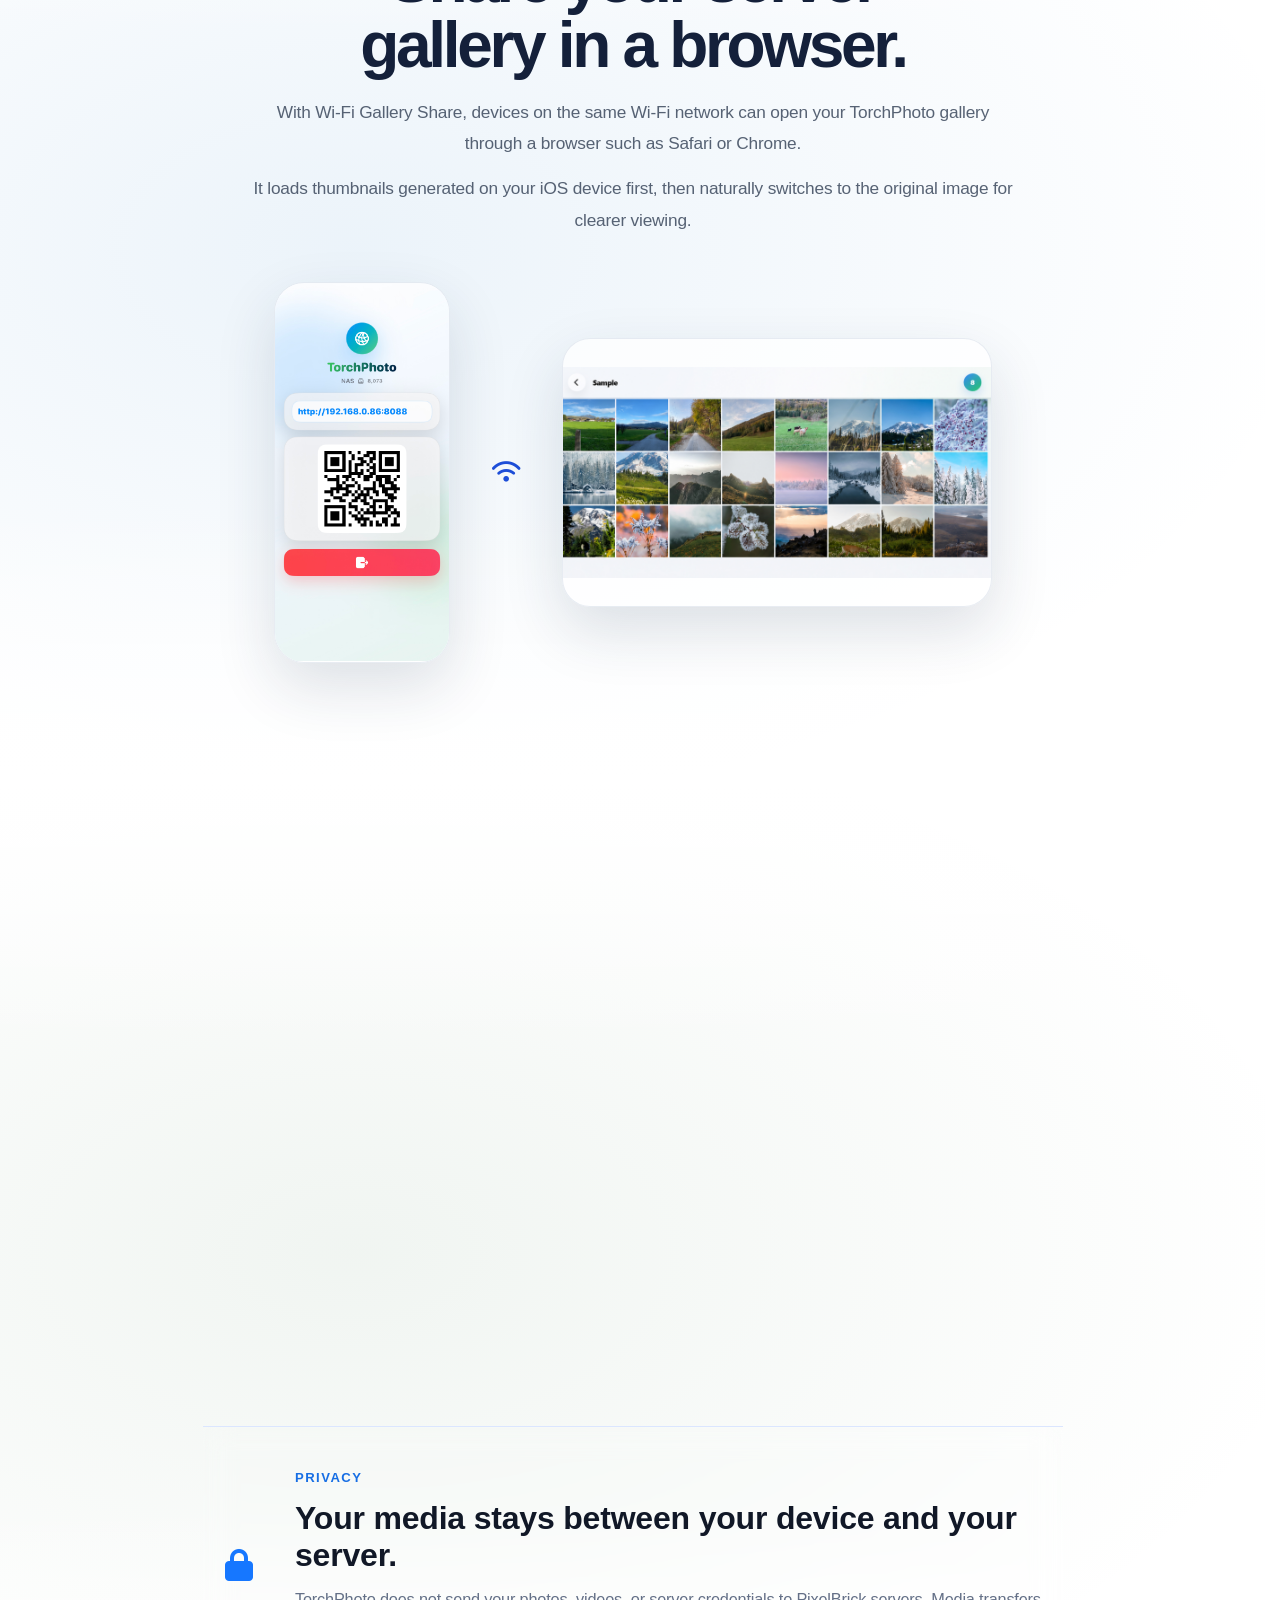
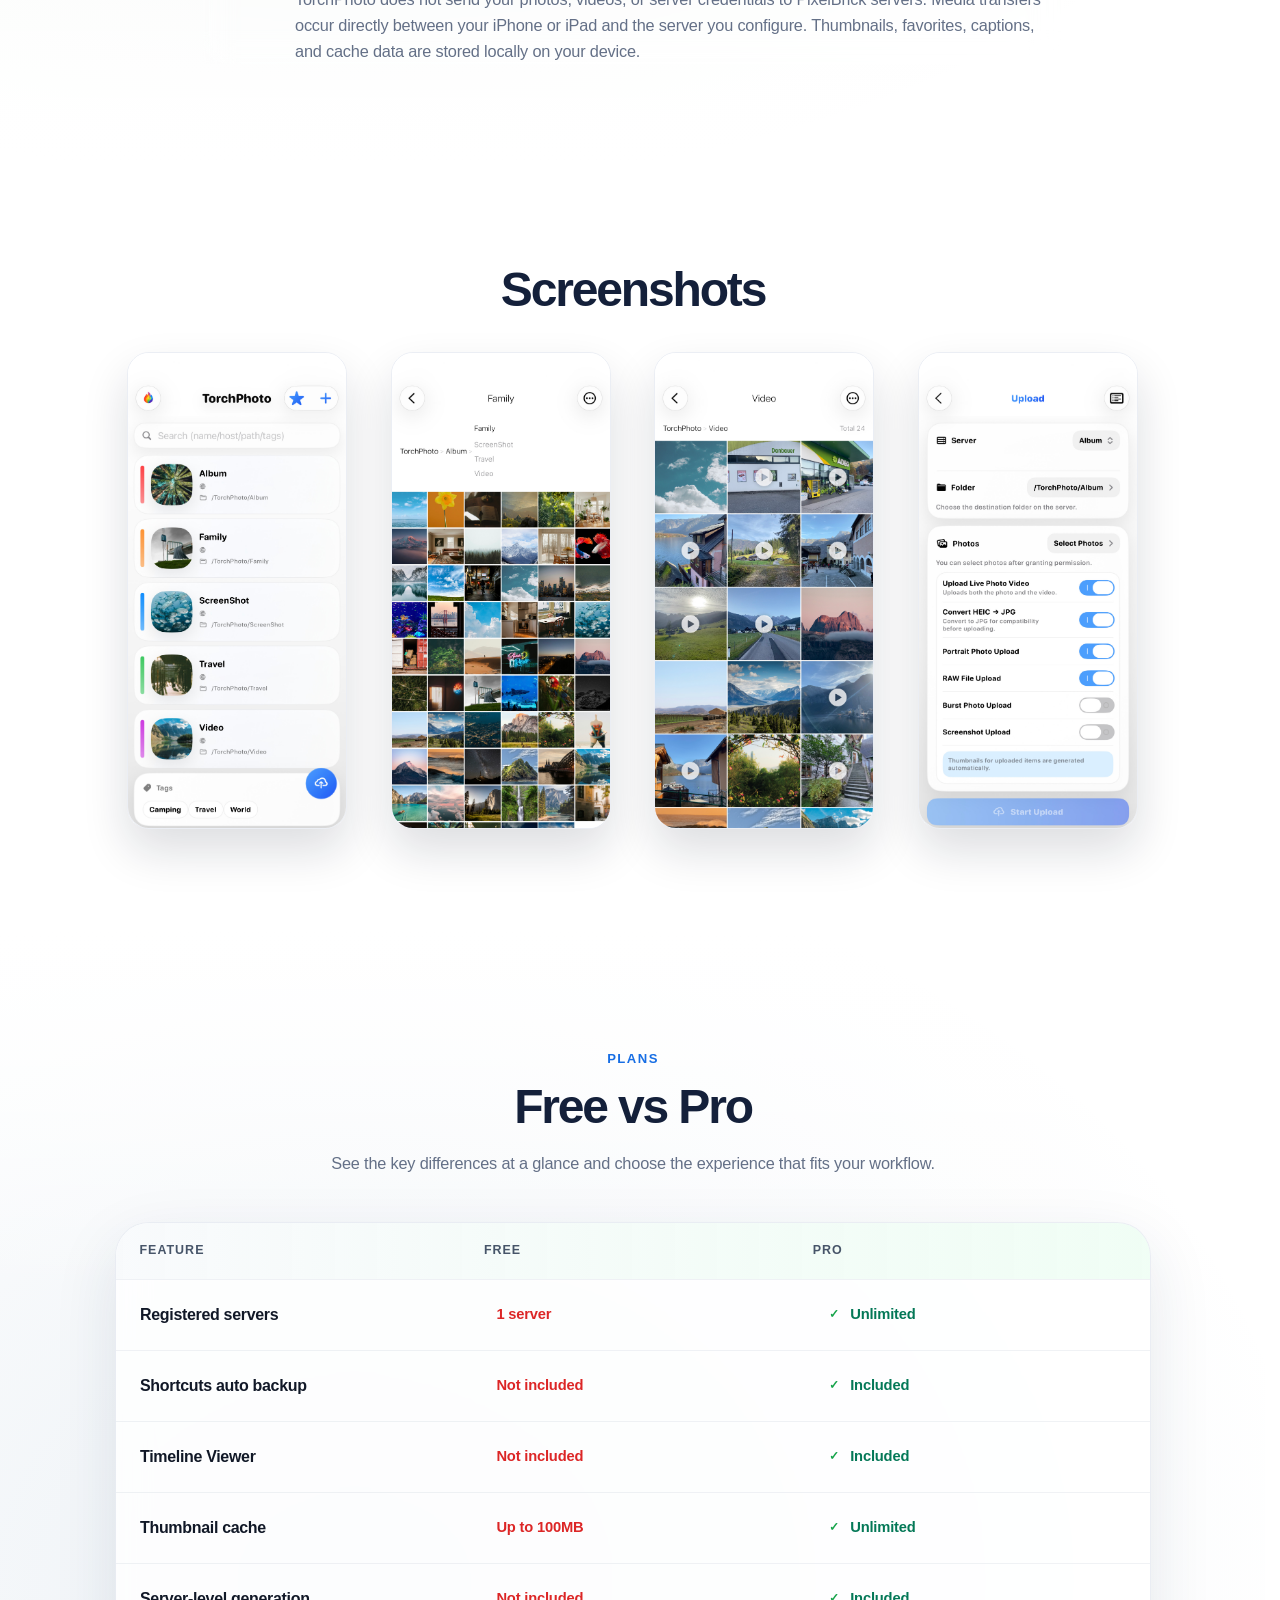
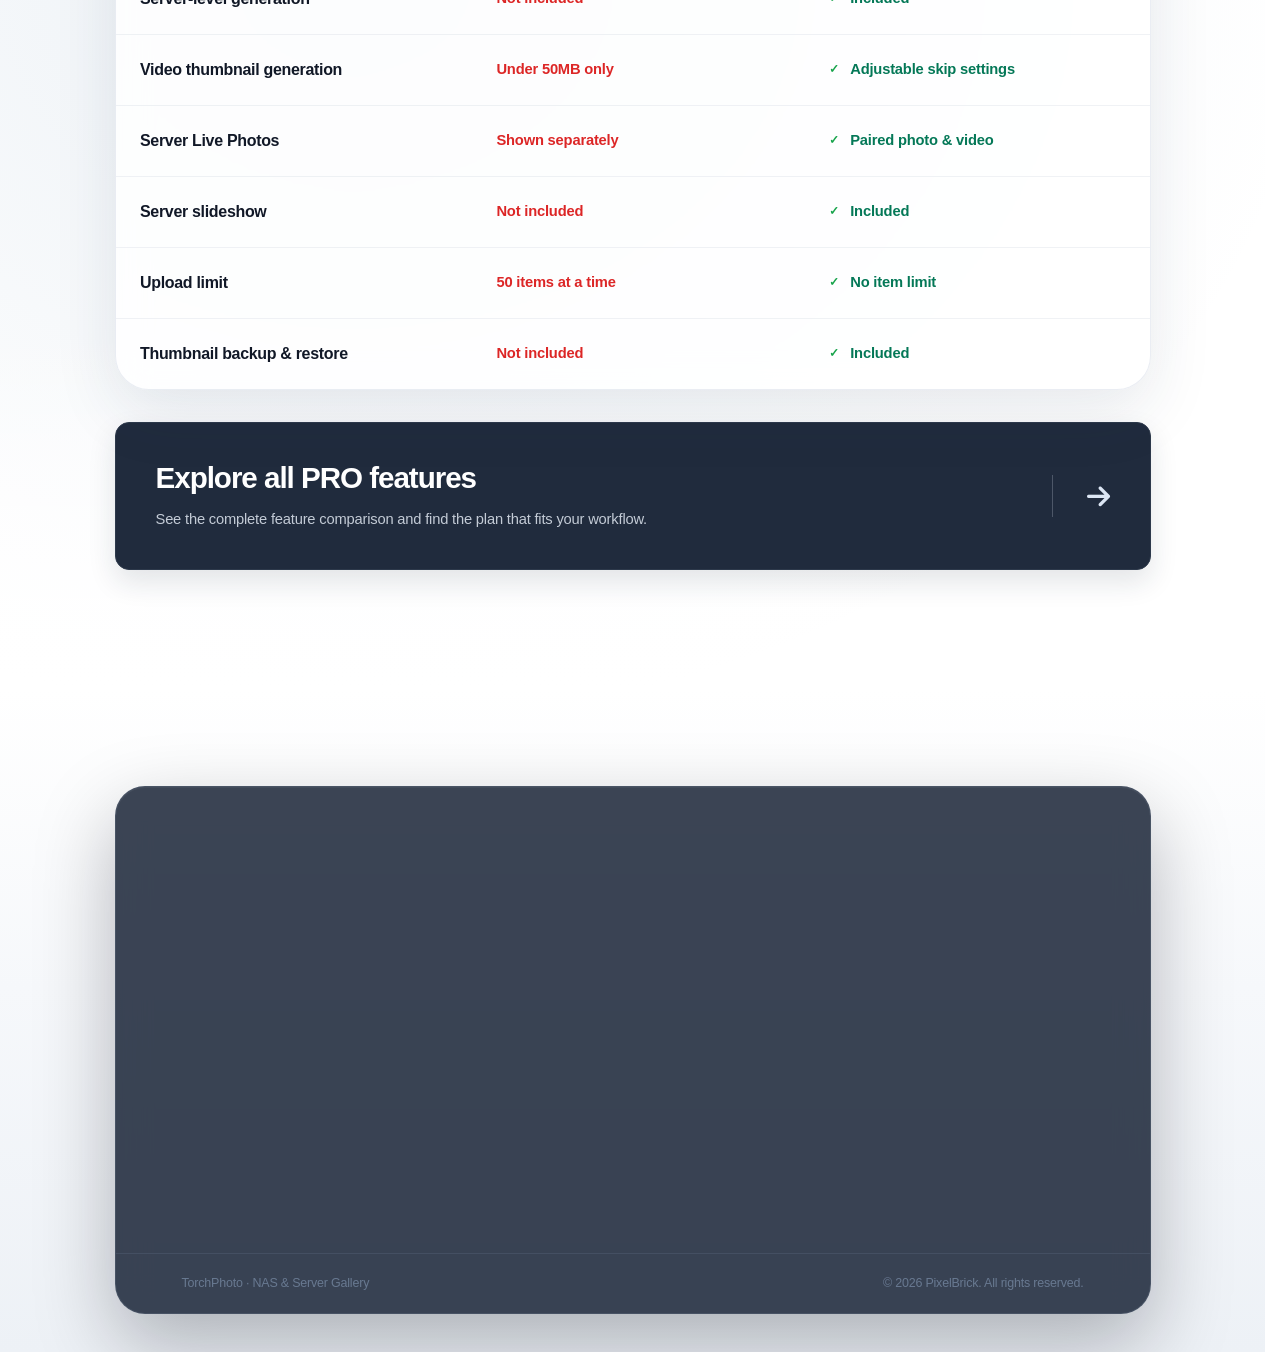
<file: torchphoto.html>
<!DOCTYPE html>
<html lang="en">
<head>
    <meta charset="UTF-8">
    <meta name="viewport" content="width=device-width, initial-scale=1.0">
	<meta name="naver-site-verification" content="f983e1720e6569206aa90cad79870dd0d7ba3f1a" />
    <title>TorchPhoto - NAS &amp; Server Gallery</title>
    <meta name="description" content="Browse, back up, and share photos and videos stored on your NAS or personal server with TorchPhoto for iPhone and iPad. Supports FTP, SFTP, SMB, and WebDAV.">
    <link rel="canonical" href="https://torchphoto.com/">
    <meta property="og:type" content="website">
    <meta property="og:title" content="TorchPhoto - NAS &amp; Server Gallery">
    <meta property="og:description" content="Browse, back up, and share photos and videos stored on your NAS or personal server with TorchPhoto for iPhone and iPad.">
    <meta property="og:image" content="https://torchphoto.com/main.jpg">
    <meta property="og:url" content="https://torchphoto.com/">
    <meta name="twitter:card" content="summary_large_image">
    <meta name="twitter:title" content="TorchPhoto - NAS &amp; Server Gallery">
    <meta name="twitter:description" content="Browse, back up, and share photos and videos stored on your NAS or personal server with TorchPhoto for iPhone and iPad.">
    <meta name="twitter:image" content="https://torchphoto.com/main.jpg">
    <link rel="stylesheet" href="style.css?v=hero-soft-reveal">
    <link rel="stylesheet" href="https://cdnjs.cloudflare.com/ajax/libs/font-awesome/6.0.0/css/all.min.css">
<link rel="icon" type="image/png" href="logo.png">
    <script type="application/ld+json">
    {
      "@context": "https://schema.org",
      "@type": "SoftwareApplication",
      "name": "TorchPhoto",
      "operatingSystem": "iOS, iPadOS",
      "applicationCategory": "PhotographyApplication",
      "description": "A private NAS and server gallery for browsing, backing up, and sharing photos and videos through FTP, SFTP, SMB, and WebDAV.",
      "url": "https://torchphoto.com/",
      "downloadUrl": "https://apps.apple.com/app/id6757838041"
    }
    </script>
</head>
<body class="home-page-body">
    <nav>
    <div class="container">
        <div class="logo">
            <img src="logo.png" alt="TorchPhoto Logo">
            <span class="logo-text">TorchPhoto</span>
        </div>

        <button class="nav-toggle" type="button" aria-label="Open menu" aria-expanded="false" aria-controls="site-menu">
            <i class="fas fa-bars"></i>
        </button>

        <ul class="nav-links" id="site-menu">
            <li><a href="#features">Features</a></li>
            <li><a href="#screenshots">Screenshots</a></li>
            <li><a href="#pro">PRO</a></li>
            <li><a href="#support">Support</a></li>
            <li><a href="https://apps.apple.com/app/id6757838041" class="btn-download-small">Download</a></li>
        </ul>
    </div>
</nav>

    <header class="hero">
        <div class="container hero-grid">
            <div class="hero-text">
                <h1>NAS &amp; Server Gallery<span class="hero-title-brand">TorchPhoto</span></h1>
                <p><b>TorchPhoto supports FTP, SFTP, SMB, and WebDAV so your NAS or personal server can stay where photos and videos are backed up.<br>Instead of digging through folders or waiting through long thumbnail loading every time, browse those backed-up memories in a smooth gallery with prepared thumbnails, originals, uploads, and moments easy to revisit.</b><br><br>Built by a developer who uses TorchPhoto every day, it keeps improving through real backup, browsing, and sharing workflows.<br></p>
                <div class="hero-btns">
                    <a href="https://apps.apple.com/app/id6757838041" class="btn-appstore">
                        <i class="fab fa-apple"></i>
                        <span>Download on the <strong>App Store</strong></span>
                    </a>
                </div>
            </div>
            <div class="hero-image">
                <div class="hero-image-slider">
                    <img src="main.jpg" alt="TorchPhoto App Mockup" class="mockup mockup-main">
                    <img src="main2.jpg" alt="TorchPhoto App Mockup Alternate" class="mockup mockup-alt">
                </div>
            </div>
        </div>
    </header>


    <section id="features" class="features">
        <div class="container">
            <h2 class="section-title">Features</h2>
            <div class="feature-grid">
                <button class="feature-card feature-trigger" type="button" data-title="Optimized for Photos &amp; Videos" data-image="Features1.jpg" data-description="TorchPhoto presents photos and videos in a media-first gallery instead of making you browse them through a generic file list. Folder thumbnails, visual grids, quick previews, and familiar viewer gestures make large server libraries easier to explore on iPhone and iPad.||A generated thumbnail can appear first for speed, followed by the original when it is available. You can move naturally from browsing to favorites, metadata, downloading, or sharing without changing the folder structure on your server.">
                    <i class="fas fa-image"></i>
                    <h3>Optimized for Photos &amp; Videos</h3>
                    <p>Browse media with a viewing experience focused on photos and videos instead of general file management.</p>
                </button>
                <button class="feature-card feature-trigger" type="button" data-title="Fast Thumbnail Generation" data-image="Features2.jpg" data-description="Instant Low and Instant High can create lightweight previews quickly by reading only part of a supported original when possible. This reduces the time and network data needed to fill a large folder with recognizable thumbnails.||Instant thumbnails prioritize speed and storage efficiency, so they may look softer than TorchPhoto's standard high-quality thumbnails. You can later select the important items and generate clearer thumbnails only where the extra detail is useful.||Generated thumbnails are cached separately from the originals. Creating or improving a thumbnail does not modify the file stored on your server.">
                    <i class="fas fa-bolt"></i>
                    <h3>Fast Thumbnail Generation</h3>
                    <p>Create instant low-data thumbnails first, then improve selected items into high-quality TorchPhoto thumbnails when needed.</p>
                </button>
                <button class="feature-card feature-trigger" type="button" data-title="Offline Mode" data-image="Features3.jpg" data-description="TorchPhoto keeps generated thumbnails and remembered folder information in its local cache. If your server becomes unavailable or the network is unstable, you can still revisit prepared folders and recognize the media they contain.||Offline browsing uses cached previews, so it does not mean every full-resolution original is stored on the device. Opening or sharing an original still requires the server unless that original was downloaded separately.||The Free plan provides up to 100 MB of thumbnail cache, while PRO removes the app-level thumbnail cache limit.">
                    <i class="fas fa-box-archive"></i>
                    <h3>Offline Mode</h3>
                    <p>Keep generated thumbnails in cache so you can continue browsing even without internet or with an unstable server connection.</p>
                </button>
                <button class="feature-card feature-trigger" type="button" data-title="Download &amp; Share" data-image="Features4.jpg" data-description="Download a photo or video from your server when you need the original on your iPhone or iPad. From the viewer, you can save supported media or pass it to the iOS share sheet for use in other apps.||Thumbnail previews and original downloads are handled separately. This lets you browse quickly with lightweight previews and request the larger original only when you decide to save, inspect, or share it.||Browsing, downloading, and sharing do not rewrite or recompress the original file stored on your server.">
                    <i class="fas fa-download"></i>
                    <h3>Download &amp; Share</h3>
                    <p>Save server photos and videos to your device or share them quickly when you need to send something fast.</p>
                </button>
                <button class="feature-card feature-trigger" type="button" data-title="Upload &amp; Backup" data-image="Features5.jpg" data-description="Select photos and videos from your iPhone or iPad, choose a destination folder, and upload them directly to a server registered through FTP, SFTP, SMB, or WebDAV. Your existing server folders remain the basis of the backup structure.||Upload options let you build a workflow that matches the media you want to preserve. The Free plan can upload up to 50 items at a time, while PRO removes that item limit and provides additional upload options.||With TorchPhoto PRO, choose a shortcut for today’s captures or selected items in Settings → Set Up Shortcut. The Upload by Date action can run from a Personal Automation; Upload Files backs up files supplied by earlier shortcut steps. Both follow your saved Upload options.">
                    <i class="fas fa-upload"></i>
                    <h3>Upload &amp; Backup</h3>
                    <p>Upload photos and videos from iPhone to a server you add with FTP, SFTP, SMB, or WebDAV and build a simple personal backup workflow.</p>
                </button>
                <button class="feature-card feature-trigger" type="button" data-title="Metadata Viewer" data-image="Features6.jpg" data-description="Inspect the information embedded in a photo or video while you view it. Depending on what the original file contains, TorchPhoto can show details such as capture date and time, dimensions, camera and lens information, exposure values, and location data.||Metadata is presented as read-only context so you can understand when, where, and how an item was captured. TorchPhoto does not rewrite the embedded metadata or alter the original media file.||When valid capture time and GPS information are available, the same metadata can also support the richer TimeMapStamp display.">
                    <i class="fas fa-circle-info"></i>
                    <h3>Metadata Viewer</h3>
                    <p>Check capture time, location, and metadata more easily so you can find the moment you want more accurately.</p>
                </button>
                <button class="feature-card feature-trigger" type="button" data-title="Widgets &amp; Slideshow" data-image="Features7.jpg" data-description="Choose a registered server and folder for a TorchPhoto widget, then let generated thumbnails bring that collection onto your Home Screen. Only prepared thumbnails that match the selected location can be used, so generating the previews you want first provides the best result.||Slideshows turn a server folder into a hands-free viewing experience and can include background music. Because the viewer works from your existing folder organization, you do not need to build a separate album just for playback.||Server slideshow playback is a PRO feature. Widget and slideshow results depend on supported media and available generated thumbnails.">
                    <i class="fas fa-mobile-alt"></i>
                    <h3>Widgets &amp; Slideshow</h3>
                    <p>Use server thumbnails in widgets and slideshows for a faster and more enjoyable viewing experience.</p>
                </button>
                <button class="feature-card feature-trigger" type="button" data-title="Folder-Based Browsing" data-image="Features8.jpg" data-description="TorchPhoto follows the folders that already exist on your NAS or server and presents their supported media in a gallery-style layout. There is no separate cloud library to import and no requirement to reorganize your originals.||Folder previews help you recognize a directory before opening it, while favorites, tags, search, sorting, and media filters make a large hierarchy easier to revisit. Media-Only Mode can simplify the view when you want to focus on photos and videos.||Folder names and paths remain on your own server. TorchPhoto uses them as the structure for browsing, uploads, thumbnail sharing, and backup workflows.">
                    <i class="fas fa-folder-open"></i>
                    <h3>Folder-Based Browsing</h3>
                    <p>Keep your existing server folder structure while browsing it in a fast gallery-style layout.</p>
                </button>
                <button class="feature-card feature-trigger" type="button" data-title="NAS &amp; Server Protocol Support" data-image="Features9.jpg" data-description="Register self-managed storage through FTP, SFTP, SMB, or WebDAV and browse it from one media-focused app. TorchPhoto can work with a NAS, home server, hosted server, or another compatible storage endpoint that you control.||Connections go directly between your iPhone or iPad and the server you configure. PixelBrick does not receive your server credentials, folder list, photos, or videos.||For access outside your local network, use a secure configuration appropriate for your server. FTP and SMB are generally safer behind a trusted VPN than exposed directly to the public internet.">
                    <i class="fas fa-heart"></i>
                    <h3>NAS &amp; Server Protocol Support</h3>
                    <p>Made for people who want to browse self-managed media more comfortably from servers connected through FTP, SFTP, SMB, or WebDAV on iPhone and iPad.</p>
                </button>
                <button class="feature-card feature-trigger" type="button" data-title="QR Share" data-image="Features10.jpg" data-description="Turn a TorchPhoto server configuration into a QR code so another TorchPhoto installation can register the connection without manually entering every field. This is useful when setting up your own additional device or helping a trusted person connect.||The receiving user can scan the code and continue the registration flow inside TorchPhoto. It reduces typing errors in addresses, ports, protocols, and folder paths.||Treat a server QR code as private connection information. Share it only with people and devices you trust, and review the imported settings before connecting.">
                    <i class="fas fa-qrcode"></i>
                    <h3>QR Share</h3>
                    <p>Share a QR code for faster server registration in TorchPhoto.</p>
                </button>
                <button class="feature-card feature-trigger" type="button" data-title="Thumbnail Sharing" data-image="Features11.jpg" data-description="Export generated thumbnails as lightweight sample images without transferring the full-resolution originals. The shared package can preserve the corresponding folder path structure, making a large review set easier to understand.||This is useful when another person needs to choose scenes or confirm content before the much larger originals are transferred. Thumbnail sharing does not modify the originals or expose files that were not included in the generated preview set.||PRO provides unlimited thumbnail sharing. Free use may be subject to the sharing interval shown in the app.">
                    <i class="fas fa-share-nodes"></i>
                    <h3>Thumbnail Sharing</h3>
                    <p>Share generated thumbnails with folder paths preserved to provide lightweight sample images.</p>
                </button>
                <button class="feature-card feature-trigger" type="button" data-title="TimeMapStamp" data-image="Features12.jpg" data-description="TimeMapStamp turns available capture metadata into a compact information card in the media viewer. It can show the original capture date and time, location details, and a mini map when the file contains usable GPS coordinates.||Optional Sunrise &amp; Sunset information adds the daylight times for the captured place and date. Moon Phase can show the lunar phase for the same moment, and elevation can be displayed when valid altitude information is available. Each optional section appears only when the required metadata or calculated data can be resolved.||TimeMapStamp is read-only. It adds context while you browse but does not rewrite the capture date, GPS coordinates, altitude, or any other metadata in the original photo or video.">
                    <i class="fas fa-map-location-dot"></i>
                    <h3>TimeMapStamp</h3>
                    <p>View capture date, time, and location from original metadata in a compact mini-map style.</p>
                </button>
                <button class="feature-card feature-trigger" type="button" data-title="Timeline Viewer" data-image="Features13.jpg" data-description="Timeline Viewer brings generated thumbnails from all registered servers into one chronological screen. Browse photos and videos by year, month, or day, or switch to the location view to explore media with usable GPS metadata on a map.||Items from FTP, SFTP, SMB, and WebDAV servers can appear together even when the originals are stored in completely different locations. Each item remains linked to its original server and protocol, so opening the full file still uses the correct connection automatically.||Generate thumbnails first to prepare items for the timeline. A connection to the matching server may still be required when you open, save, or share an original that is not already stored on the device.">
                    <i class="fas fa-calendar"></i>
                    <h3>Timeline Viewer</h3>
                    <p>Browse photos and videos from registered servers together by date or location in one unified view.</p>
                </button>
                <button class="feature-card feature-trigger" type="button" data-title="Custom Popup" data-image="Features14.jpg" data-description="Custom Popup displays the metadata fields you choose directly over the media viewer. Select from available EXIF, IPTC, file, date, and location information so the details that matter to you remain visible while you browse.||Choose the fields and their order, customize their display titles and font sizes, and adjust the popup's position, duration, background transparency, and text shadow. You can lock it to a corner or place it freely in the viewer.||The popup is a read-only viewing tool. Changing its layout or visible fields does not rewrite EXIF or IPTC metadata and does not modify the original photo or video on your server.">
                    <i class="fas fa-comment-dots"></i>
                    <h3>Custom Popup</h3>
                    <p>Display selected EXIF, IPTC, and other metadata in a customizable popup placed where you want it.</p>
                </button>
                <button class="feature-card feature-trigger" type="button" data-title="Backup &amp; Restore" data-image="Features15.jpg" data-description="Backup &amp; Restore packages supported TorchPhoto settings and generated thumbnails so they can be moved between devices or shared with family members who use the same server library. This makes it easier to keep a prepared browsing environment consistent across an iPhone and iPad.||You can generate thumbnails in advance, store the backup on your server, and restore it only when you want to browse that library. For example, thumbnails prepared on an iPhone can be restored on an iPad without generating the same preview set again.||A TorchPhoto backup contains app data and generated thumbnails, not the original photos and videos themselves. The matching server identity and folder paths should remain available so restored thumbnails can reconnect to the correct originals when needed.">
                    <i class="fas fa-database"></i>
                    <h3>Backup &amp; Restore</h3>
                    <p>Move settings and generated thumbnails between devices or restore prepared previews only when you need them.</p>
                </button>
                <a class="feature-card shortcuts-feature-card" href="shortcuts.html" aria-label="Open TorchPhoto Shortcuts guide">
                    <i class="fas fa-cloud-arrow-up"></i>
                    <h3>Shortcuts Auto Backup</h3>
                    <p>With PRO, automatically back up today’s captures or back up the items you select using iOS Shortcuts.</p>
                </a>
            </div>
        </div>
    </section>

    <section id="offline" class="offline-section">
        <div class="container offline-grid">
            <div class="offline-media">
                <img src="offline.jpg" alt="TorchPhoto Offline Mode">
            </div>
            <div class="offline-copy">
                <span class="offline-pill"><i class="fas fa-ban"></i> Offline Mode</span>
                <h2>Keep browsing, even when the connection stops.</h2>
                <p>When your iOS device loses internet access or your server connection becomes unstable, TorchPhoto can still let you explore compressed cached images that were already prepared.</p>
                <p>It also remembers the folder path you were browsing, so offline mode feels less like starting over and more like returning to the same place in your private gallery.</p>
            </div>
        </div>
    </section>

    <section id="live-photo" class="live-photo-section">
        <div class="container live-photo-grid">
            <div class="live-photo-copy">
                <span class="live-photo-pill"><i class="fas fa-circle-play"></i> Live Photo</span>
                <h2>Two backup files, shown like one Live Photo.</h2>
                <p>TorchPhoto can treat one photo file and one video file as a single Live Photo style item, so backed up pairs feel more natural to browse.</p>
                <p>Even though the original backup is stored as two separate files, the viewer presents them together like one Live Photo for a cleaner and more familiar viewing experience.</p>
            </div>
            <div class="live-photo-media">
                <div class="live-photo-visual">
                    <img class="live-photo-source" src="live1.jpg" alt="Separate photo and video backup files">
                    <span class="live-photo-arrow" aria-hidden="true"><i class="fas fa-arrow-right"></i></span>
                    <img class="live-photo-result" src="live2.jpg" alt="Displayed as a single Live Photo style item">
                </div>
            </div>
        </div>
    </section>

    <section id="wifi-gallery" class="wifi-gallery-section">
        <div class="container wifi-gallery-grid">
            <div class="wifi-gallery-copy">
                <span class="wifi-gallery-pill"><i class="fas fa-wifi"></i> Wi-Fi Gallery</span>
                <h2>Share your server gallery in a browser.</h2>
                <p>With Wi-Fi Gallery Share, devices on the same Wi-Fi network can open your TorchPhoto gallery through a browser such as Safari or Chrome.</p>
                <p>It loads thumbnails generated on your iOS device first, then naturally switches to the original image for clearer viewing.</p>
            </div>
            <div class="wifi-gallery-media">
                <div class="wifi-gallery-visual">
                    <img class="wifi-gallery-phone" src="WiFiGallery1.jpg" alt="TorchPhoto Wi-Fi Gallery on iPhone">
                    <span class="wifi-gallery-signal" aria-hidden="true"><i class="fas fa-wifi"></i></span>
                    <img class="wifi-gallery-browser" src="WiFiGallery2.jpg" alt="TorchPhoto Wi-Fi Gallery in a web browser">
                </div>
            </div>
        </div>
    </section>

    <section class="workflow">
        <div class="container">
            <span class="section-eyebrow">Simple Workflow</span>
            <h2 class="section-title">From Server Setup to Gallery Browsing</h2>
            <p class="section-subtitle">Register a server using FTP, SFTP, SMB, or WebDAV, generate thumbnails, and start exploring your media in a smoother gallery-style flow.</p>
            <div class="workflow-steps">
                <div class="workflow-step">
                    <div class="workflow-icon">
                        <i class="fas fa-server"></i>
                    </div>
                    <span class="workflow-badge">Step 1</span>
                    <h3>Add Your Server</h3>
                    <p>Connect your server once and keep your existing folder structure ready for browsing.</p>
                </div>
                <div class="workflow-step">
                    <div class="workflow-icon">
                        <i class="fas fa-bolt"></i>
                    </div>
                    <span class="workflow-badge">Step 2</span>
                    <h3>Generate Thumbnails</h3>
                    <p>Create lightweight thumbnails for folders so large photo and video collections feel faster to open.</p>
                </div>
                <div class="workflow-step">
                    <div class="workflow-icon">
                        <i class="fas fa-images"></i>
                    </div>
                    <span class="workflow-badge">Step 3</span>
                    <h3>Browse in the Viewer</h3>
                    <p>Explore your media like a gallery with quick previews, smooth scrolling, and easier revisiting.</p>
                </div>
            </div>

            <div class="privacy-inline">
                <div class="privacy-inline-icon">
                    <i class="fas fa-lock"></i>
                </div>
                <div class="privacy-inline-copy">
                    <span class="section-eyebrow section-eyebrow-left">Privacy</span>
                    <h3>Your media stays between your device and your server.</h3>
                    <p>TorchPhoto does not send your photos, videos, or server credentials to PixelBrick servers. Media transfers occur directly between your iPhone or iPad and the server you configure. Thumbnails, favorites, captions, and cache data are stored locally on your device.</p>
                </div>
            </div>
        </div>
    </section>

        <section id="screenshots" class="screenshots screenshots-compact">
        <div class="container">
            <h2 class="section-title">Screenshots</h2>
            <div class="screenshot-gallery">
                <button class="screenshot-card" type="button" data-screenshot-index="0" aria-label="Open Server Library screenshot">
                    <img src="flow1.jpg" alt="TorchPhoto server library with folders, tags, and search">
                </button>
                <button class="screenshot-card" type="button" data-screenshot-index="1" aria-label="Open Gallery Browsing screenshot">
                    <img src="flow2.jpg" alt="TorchPhoto photo gallery in a server folder">
                </button>
                <button class="screenshot-card" type="button" data-screenshot-index="2" aria-label="Open Photos and Videos screenshot">
                    <img src="flow3.jpg" alt="TorchPhoto gallery containing photos and playable videos">
                </button>
                <button class="screenshot-card" type="button" data-screenshot-index="3" aria-label="Open Flexible Uploads screenshot">
                    <img src="flow4.jpg" alt="TorchPhoto upload destination and media options">
                </button>
            </div>
        </div>
    </section>

    <section id="pro" class="plan-comparison">
        <div class="container">
            <span class="section-eyebrow">Plans</span>
            <h2 class="section-title">Free vs Pro</h2>
            <p class="section-subtitle">See the key differences at a glance and choose the experience that fits your workflow.</p>
            <div class="plan-matrix">
                <div class="plan-matrix-head">
                    <span>Feature</span>
                    <span>FREE</span>
                    <span>PRO</span>
                </div>
			
                <div class="plan-row">
                    <span class="plan-feature">Registered servers</span>
                    <span class="plan-value limited">1 server</span>
                    <span class="plan-value unlocked">Unlimited</span>
                </div>
                <div class="plan-row">
                    <span class="plan-feature">Shortcuts auto backup</span>
                    <span class="plan-value limited">Not included</span>
                    <span class="plan-value unlocked">Included</span>
                </div>
                <div class="plan-row">
                    <span class="plan-feature">Timeline Viewer</span>
                    <span class="plan-value limited">Not included</span>
                    <span class="plan-value unlocked">Included</span>
                </div>
                <div class="plan-row">
                    <span class="plan-feature">Thumbnail cache</span>
                    <span class="plan-value limited">Up to 100MB</span>
                    <span class="plan-value unlocked">Unlimited</span>
                </div>
                <div class="plan-row">
                    <span class="plan-feature">Server-level generation</span>
                    <span class="plan-value limited">Not included</span>
                    <span class="plan-value unlocked">Included</span>
                </div>
                <div class="plan-row">
                    <span class="plan-feature">Video thumbnail generation</span>
                    <span class="plan-value limited">Under 50MB only</span>
                    <span class="plan-value unlocked">Adjustable skip settings</span>
                </div>
                <div class="plan-row">
                    <span class="plan-feature">Server Live Photos</span>
                    <span class="plan-value limited">Shown separately</span>
                    <span class="plan-value unlocked">Paired photo &amp; video</span>
                </div>
                <div class="plan-row">
                    <span class="plan-feature">Server slideshow</span>
                    <span class="plan-value limited">Not included</span>
                    <span class="plan-value unlocked">Included</span>
                </div>
                <div class="plan-row">
                    <span class="plan-feature">Upload limit</span>
                    <span class="plan-value limited">50 items at a time</span>
                    <span class="plan-value unlocked">No item limit</span>
                </div>
                <div class="plan-row">
                    <span class="plan-feature">Thumbnail backup &amp; restore</span>
                    <span class="plan-value limited">Not included</span>
                    <span class="plan-value unlocked">Included</span>
                </div>
            </div>
            <a class="pro-details-cta" href="pro.html">
                <span>
                    <strong>Explore all PRO features</strong>
                    <small>See the complete feature comparison and find the plan that fits your workflow.</small>
                </span>
                <i class="fas fa-arrow-right" aria-hidden="true"></i>
            </a>
        </div>
    </section>

    <footer id="support">
        <div class="container">
            <div class="support-panel">
                <div class="footer-content">
                    <div class="footer-info">
                        <span class="support-eyebrow"><i class="fas fa-life-ring" aria-hidden="true"></i> Support</span>
                        <h2>Make every moment easier to find.</h2>
                        <p>Browse the guides and answers, check what is new, or contact us directly whenever you need a hand with TorchPhoto.</p>
                        <a class="support-email-card" href="mailto:teamtorchphoto@gmail.com">
                            <span class="support-email-icon"><i class="fas fa-envelope" aria-hidden="true"></i></span>
                            <span class="support-email-copy">
                                <strong>Contact support</strong>
                                <small>teamtorchphoto@gmail.com</small>
                            </span>
                            <i class="fas fa-arrow-right support-email-arrow" aria-hidden="true"></i>
                        </a>
                    </div>
                    <div class="footer-contact">
                        <p class="footer-links-label">Explore support</p>
                        <div class="footer-links">
                            <a href="guide.html"><i class="fas fa-book-open" aria-hidden="true"></i> Guide</a>
                            <a href="shortcuts.html"><i class="fas fa-wand-magic-sparkles" aria-hidden="true"></i> Shortcuts</a>
                            <a href="update.html"><i class="fas fa-clock-rotate-left" aria-hidden="true"></i> Update</a>
                            <a href="qa.html"><i class="fas fa-circle-question" aria-hidden="true"></i> Q&amp;A</a>
                            <a href="privacy-policy.html"><i class="fas fa-lock" aria-hidden="true"></i> Privacy</a>
                        </div>
                    </div>
                </div>
                <div class="footer-bottom">
                    <span>TorchPhoto · NAS &amp; Server Gallery</span>
                    <span>&copy; 2026 PixelBrick. All rights reserved.</span>
                </div>
            </div>
        </div>
    </footer>

    <div class="screenshot-modal" id="screenshotModal" aria-hidden="true">
        <div class="screenshot-modal-backdrop" data-close-screenshot></div>
        <div class="screenshot-modal-dialog" role="dialog" aria-modal="true" aria-labelledby="screenshotModalTitle" aria-describedby="screenshotModalDescription">
            <button class="screenshot-modal-close" type="button" data-close-screenshot aria-label="Close screenshot viewer">
                <i class="fas fa-xmark" aria-hidden="true"></i>
            </button>
            <button class="screenshot-modal-nav screenshot-modal-prev" type="button" data-screenshot-prev aria-label="Previous screenshot">
                <i class="fas fa-chevron-left" aria-hidden="true"></i>
            </button>
            <div class="screenshot-modal-media">
                <img id="screenshotModalImage" src="flow1.jpg" alt="">
            </div>
            <div class="screenshot-modal-copy">
                <span class="screenshot-modal-count" id="screenshotModalCount">Screenshot 1 of 4</span>
                <h3 id="screenshotModalTitle">Server Library</h3>
                <p id="screenshotModalDescription">Keep multiple server folders organized with visual covers, searchable names, paths, tags, and quick upload access.</p>
                <span class="screenshot-modal-hint"><i class="fas fa-arrow-left" aria-hidden="true"></i><i class="fas fa-arrow-right" aria-hidden="true"></i> Use arrow keys to explore</span>
            </div>
            <button class="screenshot-modal-nav screenshot-modal-next" type="button" data-screenshot-next aria-label="Next screenshot">
                <i class="fas fa-chevron-right" aria-hidden="true"></i>
            </button>
        </div>
    </div>

    <div class="feature-modal" id="featureModal" aria-hidden="true">
        <div class="feature-modal-backdrop" data-close-modal></div>
        <div class="feature-modal-dialog" role="dialog" aria-modal="true" aria-labelledby="featureModalTitle">
            <button class="feature-modal-close" type="button" data-close-modal aria-label="Close">
                <i class="fas fa-xmark"></i>
            </button>
            <div class="feature-modal-loading" aria-hidden="true">
                <div class="feature-modal-spinner"></div>
            </div>
            <div class="feature-modal-media">
                <img id="featureModalImage" src="main.jpg" alt="Feature preview">
            </div>
            <div class="feature-modal-copy">
                <span class="feature-modal-label">Feature</span>
                <h3 id="featureModalTitle">Feature Title</h3>
                <div id="featureModalDescription" class="feature-modal-description"><p>Feature description.</p></div>
            </div>
        </div>
    </div>

    <script>
    const navToggle = document.querySelector('.nav-toggle');
    const navLinks = document.querySelector('.nav-links');
    const navLinkItems = document.querySelectorAll('.nav-links a');

    if (navToggle && navLinks) {
        const navIcon = navToggle.querySelector('i');

        const closeMenu = () => {
            navLinks.classList.remove('is-open');
            navToggle.setAttribute('aria-expanded', 'false');
            navToggle.setAttribute('aria-label', 'Open menu');
            if (navIcon) {
                navIcon.classList.remove('fa-xmark');
                navIcon.classList.add('fa-bars');
            }
        };

        const openMenu = () => {
            navLinks.classList.add('is-open');
            navToggle.setAttribute('aria-expanded', 'true');
            navToggle.setAttribute('aria-label', 'Close menu');
            if (navIcon) {
                navIcon.classList.remove('fa-bars');
                navIcon.classList.add('fa-xmark');
            }
        };

        navToggle.addEventListener('click', () => {
            if (navLinks.classList.contains('is-open')) {
                closeMenu();
            } else {
                openMenu();
            }
        });

        navLinkItems.forEach((link) => {
            link.addEventListener('click', closeMenu);
        });

        document.addEventListener('click', (event) => {
            if (!navToggle.contains(event.target) && !navLinks.contains(event.target)) {
                closeMenu();
            }
        });

        window.addEventListener('resize', () => {
            if (window.innerWidth > 768) {
                closeMenu();
            }
        });
    }

    const nav = document.querySelector('nav');

    function updateNavShadow() {
        if (!nav) return;
        nav.classList.toggle('nav-scrolled', window.scrollY > 12);
    }

    updateNavShadow();
    window.addEventListener('scroll', updateNavShadow, { passive: true });


    const heroSlider = document.querySelector('.hero-image-slider');
    const heroMockupBase = document.querySelector('.mockup-main');
    const heroMockupOverlay = document.querySelector('.mockup-alt');
    const heroMockupImages = ['main.jpg', 'main2.jpg', 'main3.jpg', 'main4.jpg', 'main5.jpg'];
    const heroMockupInterval = 3000;
    const heroMockupTransition = 1280;
    let heroMockupIndex = 0;
    let heroMockupBusy = false;

    function showNextHeroMockup() {
        if (!heroSlider || !heroMockupBase || !heroMockupOverlay || heroMockupBusy) return;

        heroMockupBusy = true;
        const nextIndex = (heroMockupIndex + 1) % heroMockupImages.length;
        const nextSrc = heroMockupImages[nextIndex];

        const revealOverlay = () => {
            heroMockupOverlay.onload = null;
            requestAnimationFrame(() => {
                requestAnimationFrame(() => {
                    heroSlider.classList.add('is-transitioning');
                    heroMockupOverlay.classList.add('is-visible');
                });
            });
        };

        heroMockupOverlay.classList.remove('is-visible');
        heroMockupOverlay.onload = revealOverlay;
        heroMockupOverlay.src = nextSrc;

        if (heroMockupOverlay.complete) {
            revealOverlay();
        }

        window.setTimeout(() => {
            heroMockupBase.src = nextSrc;
            heroMockupOverlay.classList.remove('is-visible');
            heroSlider.classList.remove('is-transitioning');
            heroMockupIndex = nextIndex;
            heroMockupBusy = false;
        }, heroMockupTransition);
    }

    if (heroSlider && heroMockupBase && heroMockupOverlay && !window.matchMedia('(prefers-reduced-motion: reduce)').matches) {
        heroMockupImages.forEach((src) => {
            const preloadImage = new Image();
            preloadImage.src = src;
        });

        window.setInterval(showNextHeroMockup, heroMockupInterval);
    }

    const revealTargets = document.querySelectorAll('.hero-text, .hero-image, .offline-section, .offline-media, .offline-copy, .live-photo-section, .live-photo-media, .live-photo-copy, .wifi-gallery-section, .wifi-gallery-media, .wifi-gallery-copy, .section-eyebrow, .section-title, .section-subtitle, .feature-card, .workflow, .workflow-step, .privacy-inline, .plan-card, .footer-info, .footer-contact');

    revealTargets.forEach((element, index) => {
        element.classList.add('scroll-reveal');
        element.style.setProperty('--reveal-delay', `${Math.min(index % 6, 5) * 70}ms`);
    });

    if ('IntersectionObserver' in window) {
        const revealObserver = new IntersectionObserver((entries) => {
            entries.forEach((entry) => {
                if (entry.isIntersecting) {
                    entry.target.classList.add('is-visible');
                    revealObserver.unobserve(entry.target);
                }
            });
        }, {
            threshold: 0.12,
            rootMargin: '0px 0px -8% 0px'
        });

        revealTargets.forEach((element) => revealObserver.observe(element));
    } else {
        revealTargets.forEach((element) => element.classList.add('is-visible'));
    }


    const screenshotData = [
        {
            image: 'flow1.jpg',
            title: 'Server Library',
            description: 'Keep multiple server folders organized with visual covers, searchable names, paths, tags, and quick upload access.',
            alt: 'TorchPhoto server library with folders, tags, and search'
        },
        {
            image: 'flow2.jpg',
            title: 'Gallery Browsing',
            description: 'Move between folders and browse a large collection as a clean, fast thumbnail grid.',
            alt: 'TorchPhoto photo gallery in a server folder'
        },
        {
            image: 'flow3.jpg',
            title: 'Photos & Videos Together',
            description: 'View photos and playable video thumbnails side by side in the same server gallery.',
            alt: 'TorchPhoto gallery containing photos and playable videos'
        },
        {
            image: 'flow4.jpg',
            title: 'Flexible Uploads',
            description: 'Choose a server and destination folder, then control how Live Photos, HEIC, Portrait, RAW, Burst, and screenshots are uploaded.',
            alt: 'TorchPhoto upload destination and media options'
        }
    ];
    const screenshotModal = document.getElementById('screenshotModal');
    const screenshotModalImage = document.getElementById('screenshotModalImage');
    const screenshotModalTitle = document.getElementById('screenshotModalTitle');
    const screenshotModalDescription = document.getElementById('screenshotModalDescription');
    const screenshotModalCount = document.getElementById('screenshotModalCount');
    const screenshotModalClose = screenshotModal?.querySelector('.screenshot-modal-close');
    const screenshotTriggers = document.querySelectorAll('[data-screenshot-index]');
    let activeScreenshotIndex = 0;
    let screenshotPreviousFocus = null;

    function renderScreenshot(index) {
        activeScreenshotIndex = (index + screenshotData.length) % screenshotData.length;
        const item = screenshotData[activeScreenshotIndex];
        screenshotModalImage.src = item.image;
        screenshotModalImage.alt = item.alt;
        screenshotModalTitle.textContent = item.title;
        screenshotModalDescription.textContent = item.description;
        screenshotModalCount.textContent = `Screenshot ${activeScreenshotIndex + 1} of ${screenshotData.length}`;
    }

    function openScreenshot(index, trigger) {
        screenshotPreviousFocus = trigger;
        renderScreenshot(index);
        screenshotModal.classList.add('is-open');
        screenshotModal.setAttribute('aria-hidden', 'false');
        document.body.classList.add('modal-open');
        window.setTimeout(() => screenshotModalClose?.focus(), 80);
    }

    function closeScreenshot() {
        screenshotModal.classList.remove('is-open');
        screenshotModal.setAttribute('aria-hidden', 'true');
        document.body.classList.remove('modal-open');
        screenshotPreviousFocus?.focus();
    }

    screenshotTriggers.forEach((trigger) => {
        trigger.addEventListener('click', () => openScreenshot(Number(trigger.dataset.screenshotIndex), trigger));
    });

    screenshotTriggers.forEach((card, index) => {
        card.classList.add('screenshot-reveal');
        card.style.setProperty('--screenshot-reveal-delay', `${index * 150}ms`);
    });

    const screenshotGallery = document.querySelector('.screenshots-compact .screenshot-gallery');

    if ('IntersectionObserver' in window && screenshotGallery) {
        const screenshotRevealObserver = new IntersectionObserver((entries) => {
            if (!entries.some((entry) => entry.isIntersecting)) return;

            screenshotTriggers.forEach((card, index) => {
                card.classList.add('is-visible');
                window.setTimeout(() => {
                    card.style.setProperty('--screenshot-reveal-delay', '0ms');
                }, 900 + (index * 150));
            });
            screenshotRevealObserver.disconnect();
        }, {
            threshold: 0.18,
            rootMargin: '0px 0px -6% 0px'
        });

        screenshotRevealObserver.observe(screenshotGallery);
    } else {
        screenshotTriggers.forEach((card) => card.classList.add('is-visible'));
    }

    screenshotModal?.querySelectorAll('[data-close-screenshot]').forEach((target) => {
        target.addEventListener('click', closeScreenshot);
    });
    screenshotModal?.querySelector('[data-screenshot-prev]')?.addEventListener('click', () => renderScreenshot(activeScreenshotIndex - 1));
    screenshotModal?.querySelector('[data-screenshot-next]')?.addEventListener('click', () => renderScreenshot(activeScreenshotIndex + 1));

    document.addEventListener('keydown', (event) => {
        if (!screenshotModal?.classList.contains('is-open')) return;

        if (event.key === 'Escape') closeScreenshot();
        if (event.key === 'ArrowLeft') renderScreenshot(activeScreenshotIndex - 1);
        if (event.key === 'ArrowRight') renderScreenshot(activeScreenshotIndex + 1);

        if (event.key === 'Tab') {
            const focusableItems = Array.from(screenshotModal.querySelectorAll('button, [href], [tabindex]:not([tabindex="-1"])'));
            const firstItem = focusableItems[0];
            const lastItem = focusableItems[focusableItems.length - 1];
            if (event.shiftKey && document.activeElement === firstItem) {
                event.preventDefault();
                lastItem.focus();
            } else if (!event.shiftKey && document.activeElement === lastItem) {
                event.preventDefault();
                firstItem.focus();
            }
        }
    });

    const planRows = document.querySelectorAll('.plan-matrix .plan-row');

    planRows.forEach((row, index) => {
        row.classList.add('plan-bang');
        row.style.setProperty('--bang-delay', `${index * 135}ms`);
    });

    if ('IntersectionObserver' in window) {
        const planBangObserver = new IntersectionObserver((entries) => {
            entries.forEach((entry) => {
                if (entry.isIntersecting) {
                    planRows.forEach((row) => row.classList.add('is-bang-visible'));
                    planBangObserver.disconnect();
                }
            });
        }, {
            threshold: 0.28
        });

        const planMatrix = document.querySelector('.plan-matrix');
        if (planMatrix) planBangObserver.observe(planMatrix);
    } else {
        planRows.forEach((row) => row.classList.add('is-bang-visible'));
    }

    const featureModal = document.getElementById('featureModal');
    const featureModalTitle = document.getElementById('featureModalTitle');
    const featureModalDescription = document.getElementById('featureModalDescription');
    const featureModalImage = document.getElementById('featureModalImage');
    const featureTriggers = document.querySelectorAll('.feature-trigger');
    const modalCloseTargets = document.querySelectorAll('[data-close-modal]');
    const featureModalClose = featureModal ? featureModal.querySelector('.feature-modal-close') : null;

    let featureModalRequestId = 0;
    let featureModalTimer = null;
    let featureModalPreviousFocus = null;

    function openFeatureModal(title, description, image) {
        const requestId = ++featureModalRequestId;
        const startedAt = Date.now();
        clearTimeout(featureModalTimer);
        featureModalPreviousFocus = document.activeElement;

        featureModal.classList.add('is-open', 'is-loading');
        featureModal.setAttribute('aria-hidden', 'false');
        document.body.classList.add('modal-open');

        featureModalTitle.textContent = title;
        const descriptionParagraphs = description
            .split('||')
            .map((paragraph) => paragraph.trim())
            .filter(Boolean)
            .map((paragraph) => {
                const element = document.createElement('p');
                element.textContent = paragraph;
                return element;
            });
        featureModalDescription.replaceChildren(...descriptionParagraphs);
        featureModalImage.alt = title;

        const finish = () => {
            if (requestId !== featureModalRequestId) return;
            const delay = Math.max(0, 160 - (Date.now() - startedAt));
            clearTimeout(featureModalTimer);
            featureModalTimer = setTimeout(() => {
                if (requestId === featureModalRequestId) {
                    featureModal.classList.remove('is-loading');
                }
            }, delay);
        };

        featureModalImage.onload = finish;
        featureModalImage.onerror = finish;
        featureModalImage.src = image;

        if (featureModalImage.complete && featureModalImage.naturalWidth > 0) {
            finish();
        } else {
            featureModalTimer = setTimeout(finish, 700);
        }

        window.setTimeout(() => featureModalClose?.focus(), 80);
    }

    function closeFeatureModal() {
        featureModalRequestId++;
        clearTimeout(featureModalTimer);
        featureModal.classList.remove('is-open', 'is-loading');
        featureModal.setAttribute('aria-hidden', 'true');
        document.body.classList.remove('modal-open');
        featureModalImage.onload = null;
        featureModalImage.onerror = null;
        featureModalPreviousFocus?.focus();
    }

    featureTriggers.forEach((button) => {
        button.addEventListener('click', () => {
            openFeatureModal(
                button.dataset.title,
                button.dataset.description,
                button.dataset.image
            );
        });
    });

    modalCloseTargets.forEach((target) => {
        target.addEventListener('click', closeFeatureModal);
    });

    document.addEventListener('keydown', (event) => {
        if (event.key === 'Escape' && featureModal.classList.contains('is-open')) {
            closeFeatureModal();
        }

        if (event.key === 'Tab' && featureModal.classList.contains('is-open')) {
            const focusableItems = Array.from(featureModal.querySelectorAll('button, a[href], [tabindex]:not([tabindex="-1"])'));
            if (!focusableItems.length) return;
            const firstItem = focusableItems[0];
            const lastItem = focusableItems[focusableItems.length - 1];

            if (event.shiftKey && document.activeElement === firstItem) {
                event.preventDefault();
                lastItem.focus();
            } else if (!event.shiftKey && document.activeElement === lastItem) {
                event.preventDefault();
                firstItem.focus();
            }
        }
    });
</script>
</body>
</html>
</file>
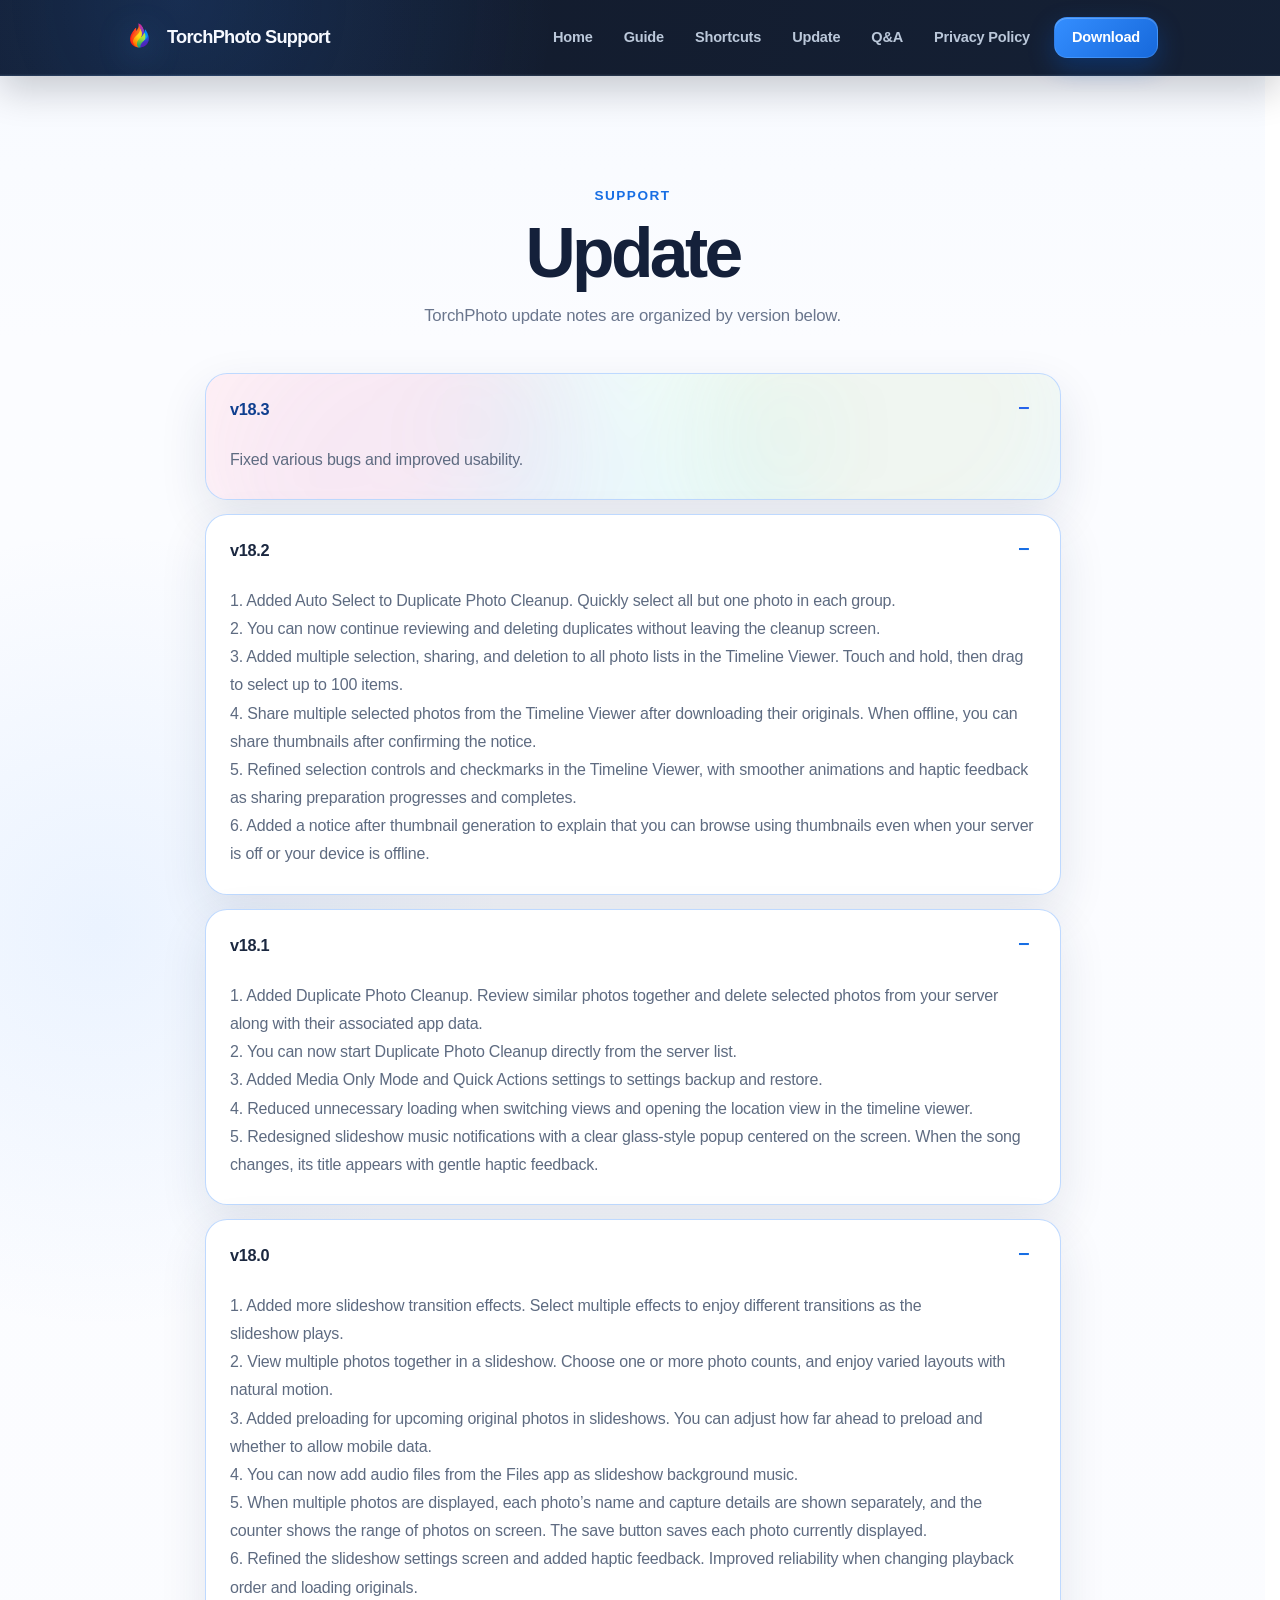
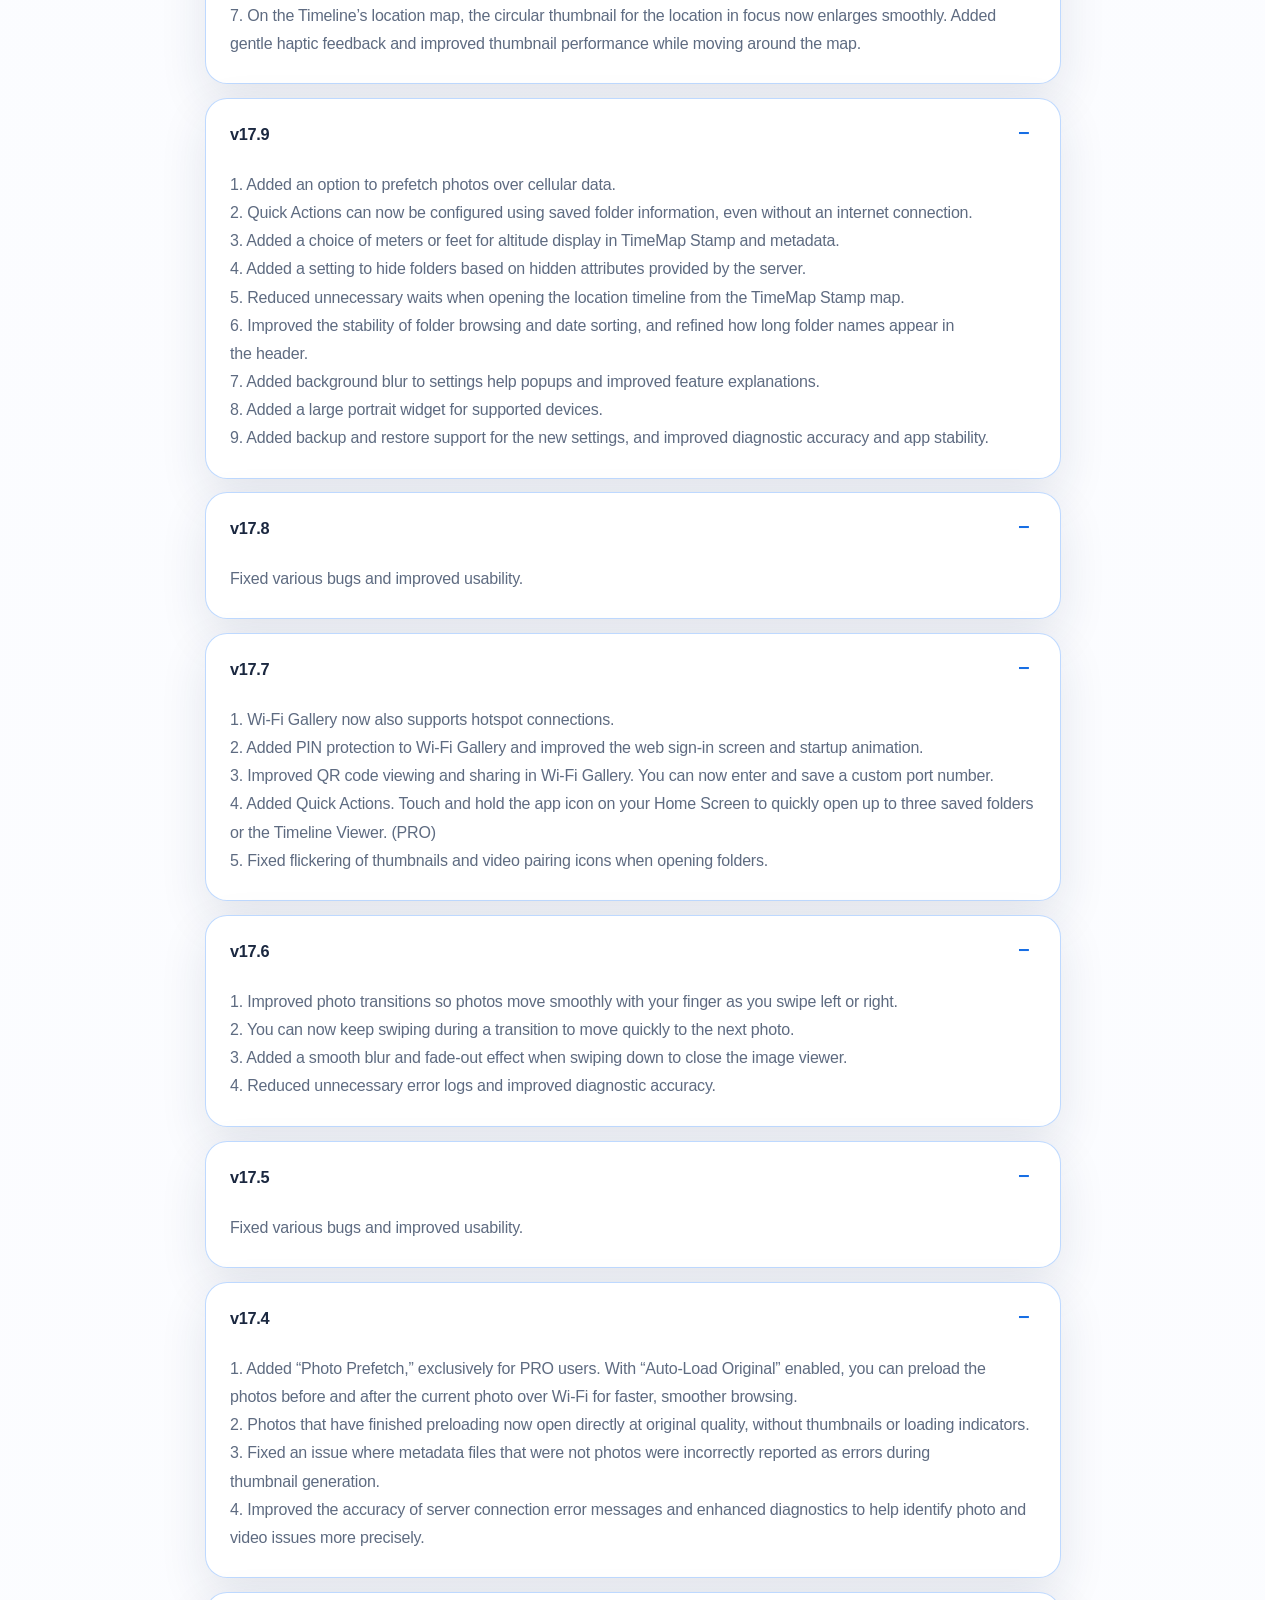
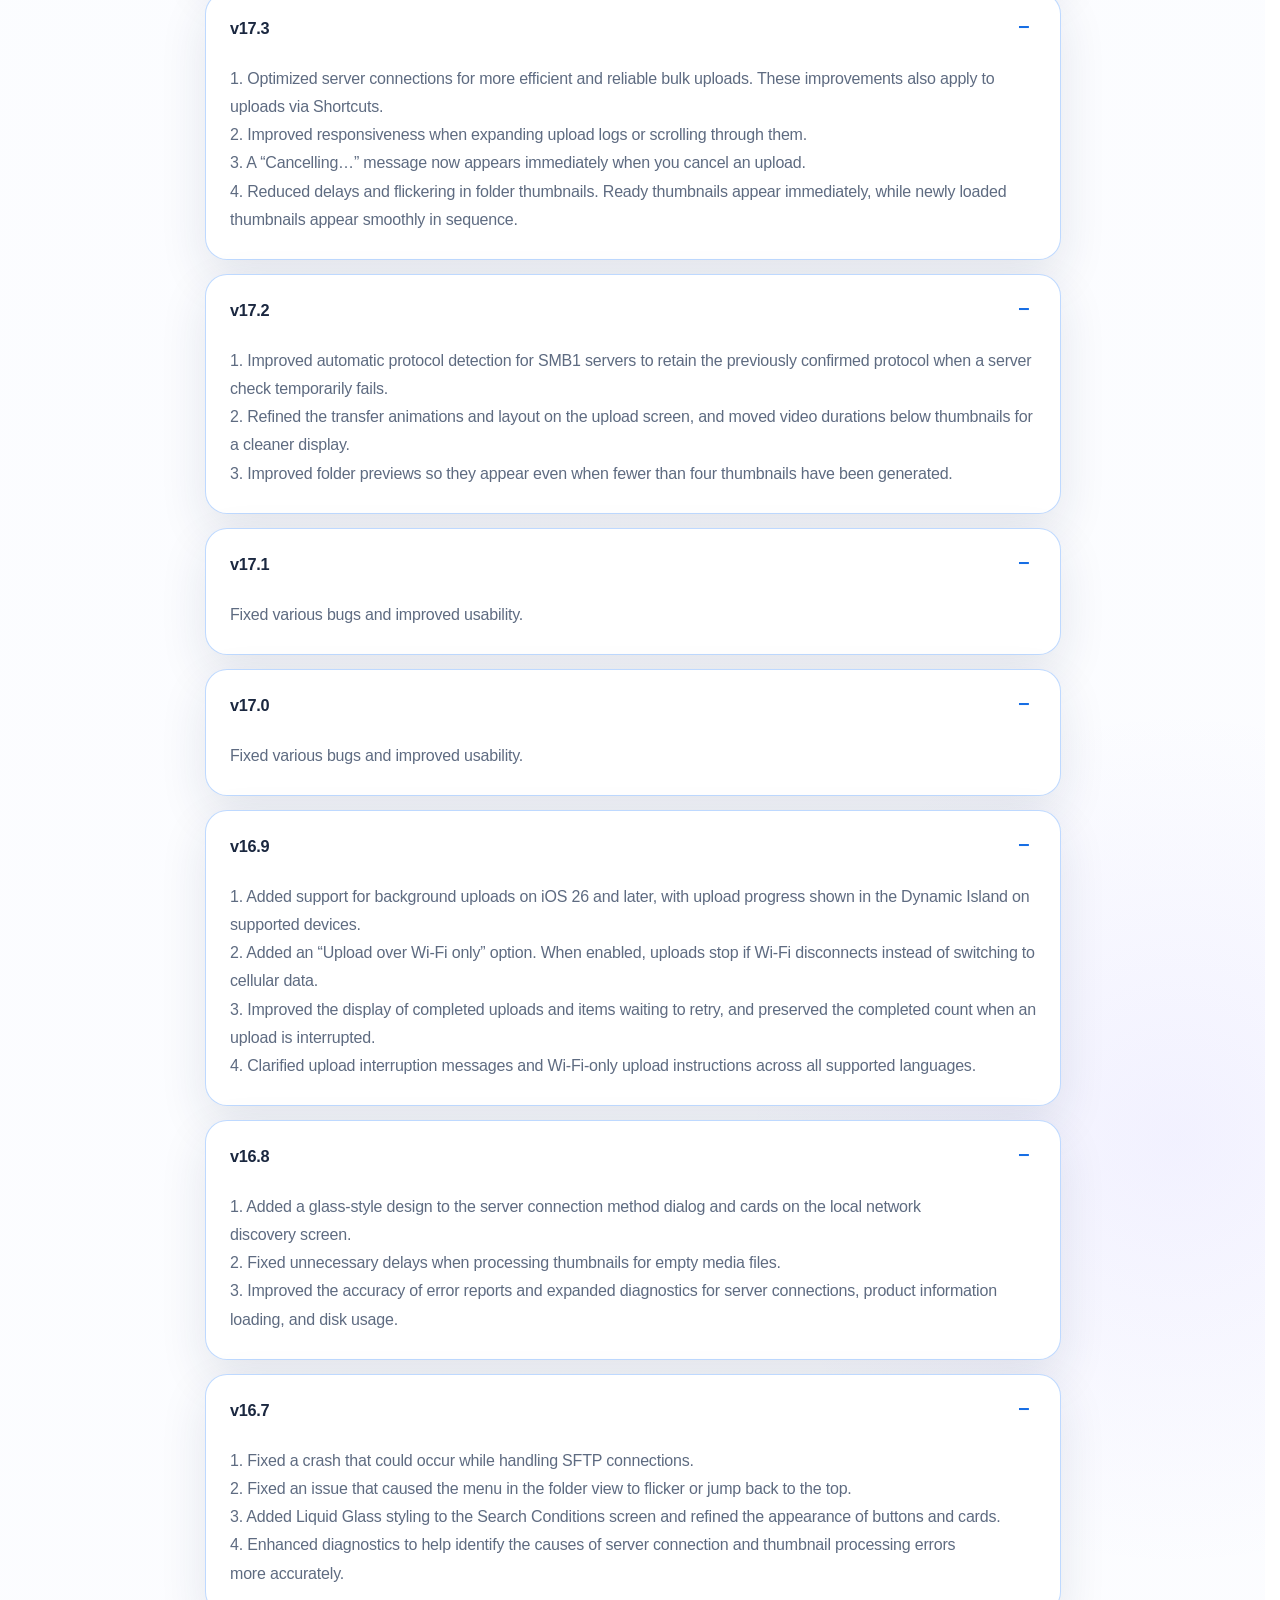
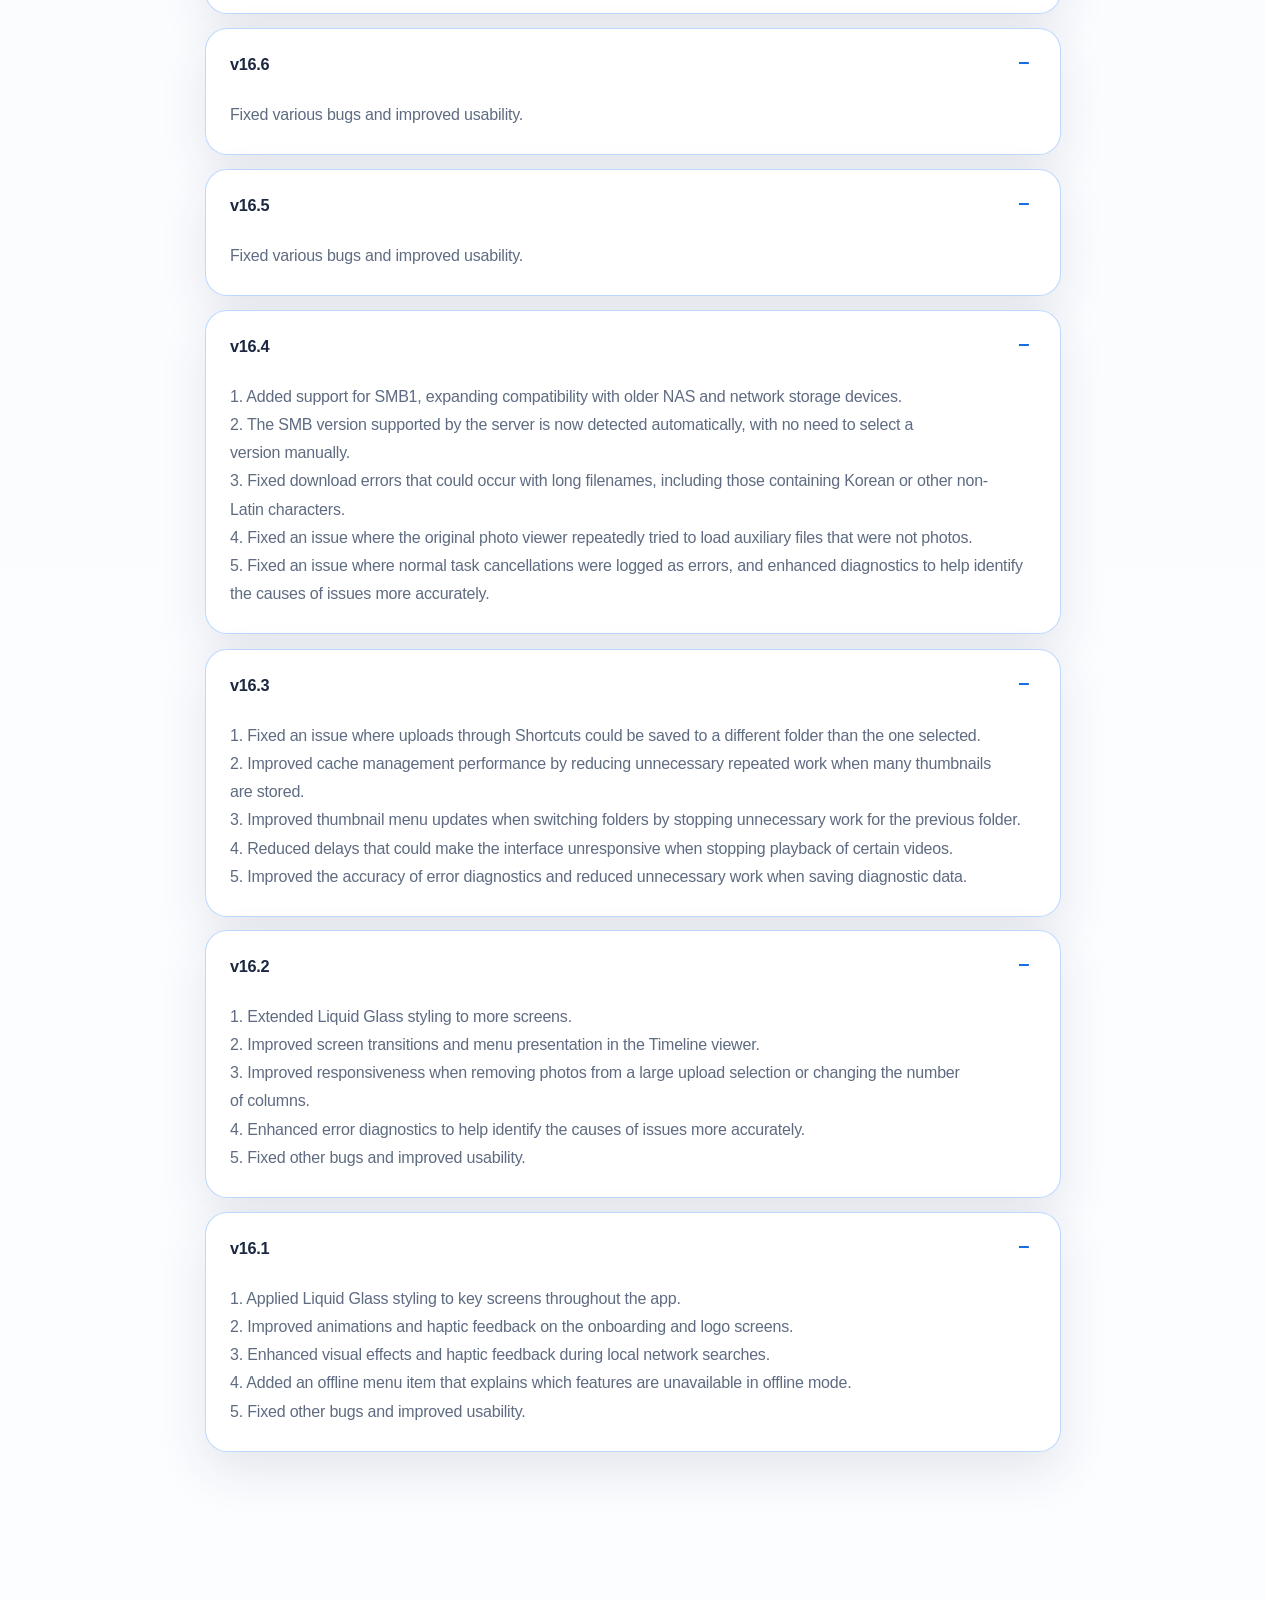
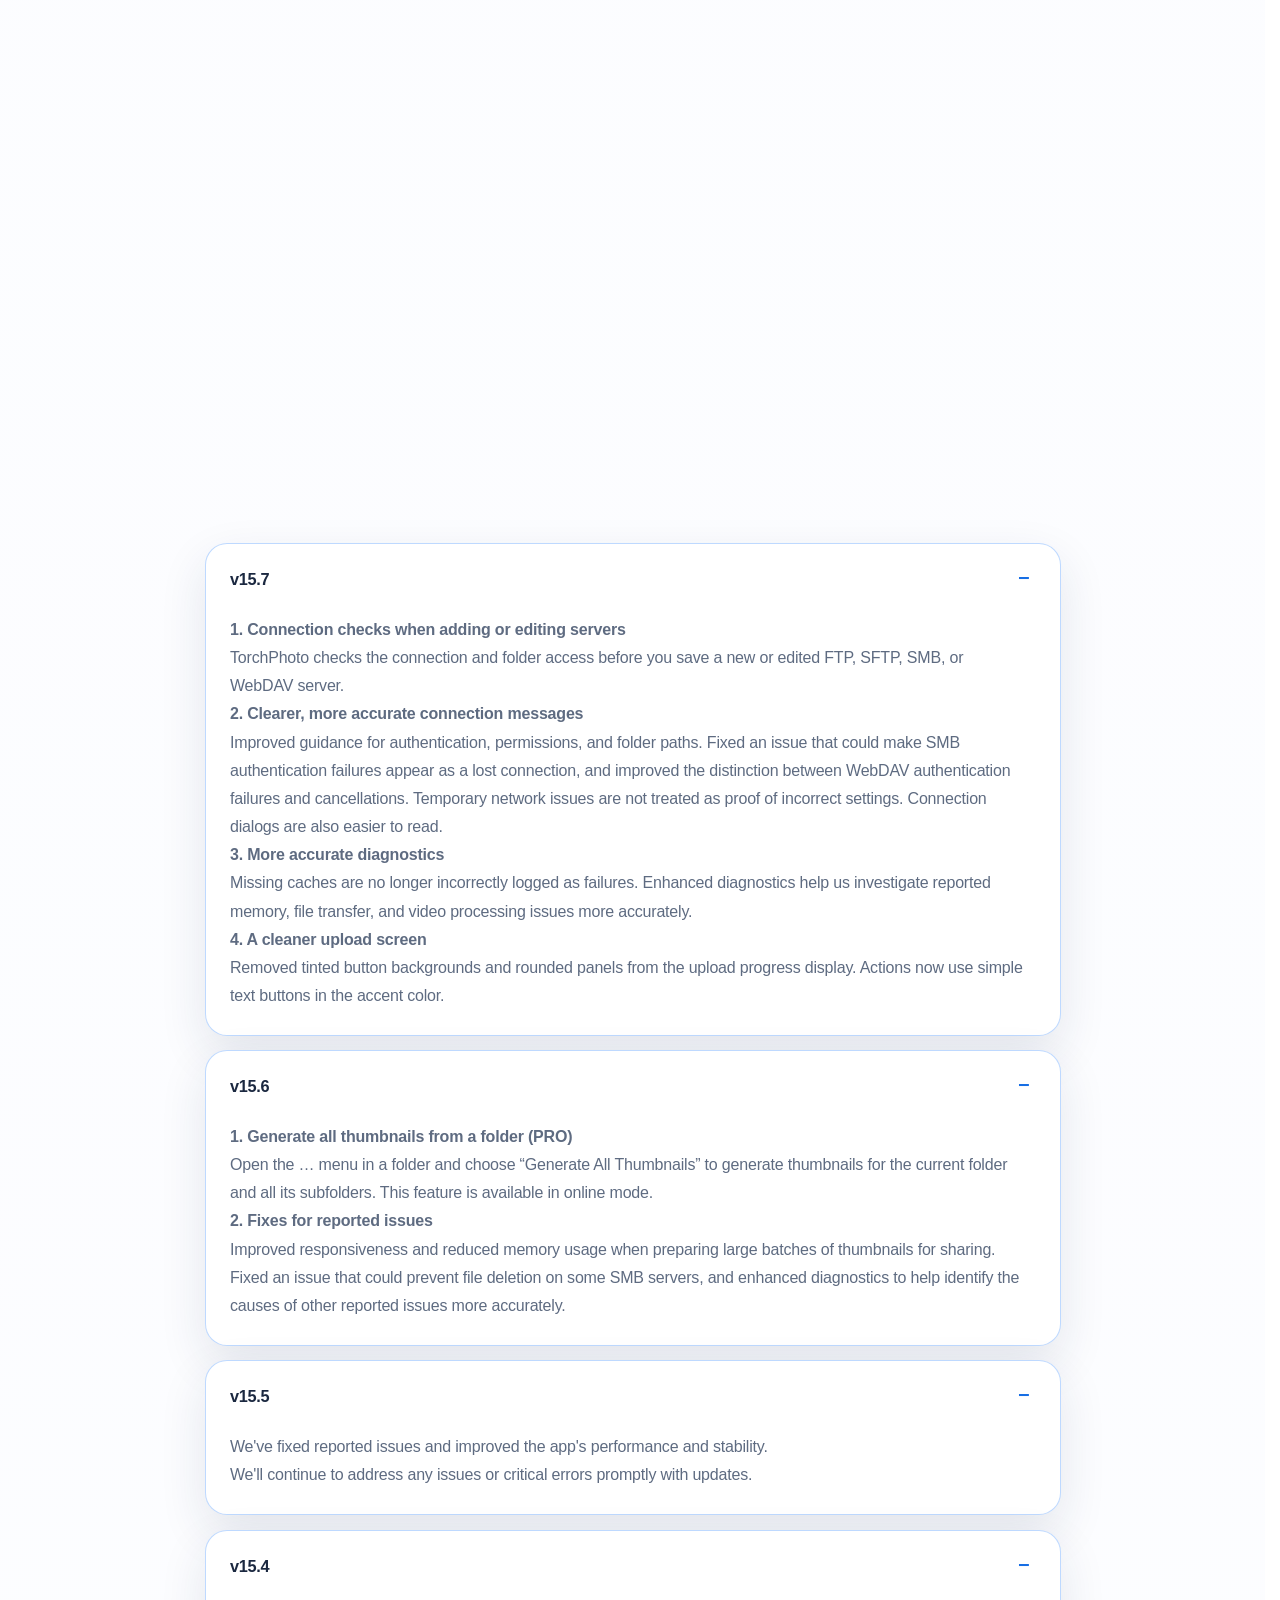
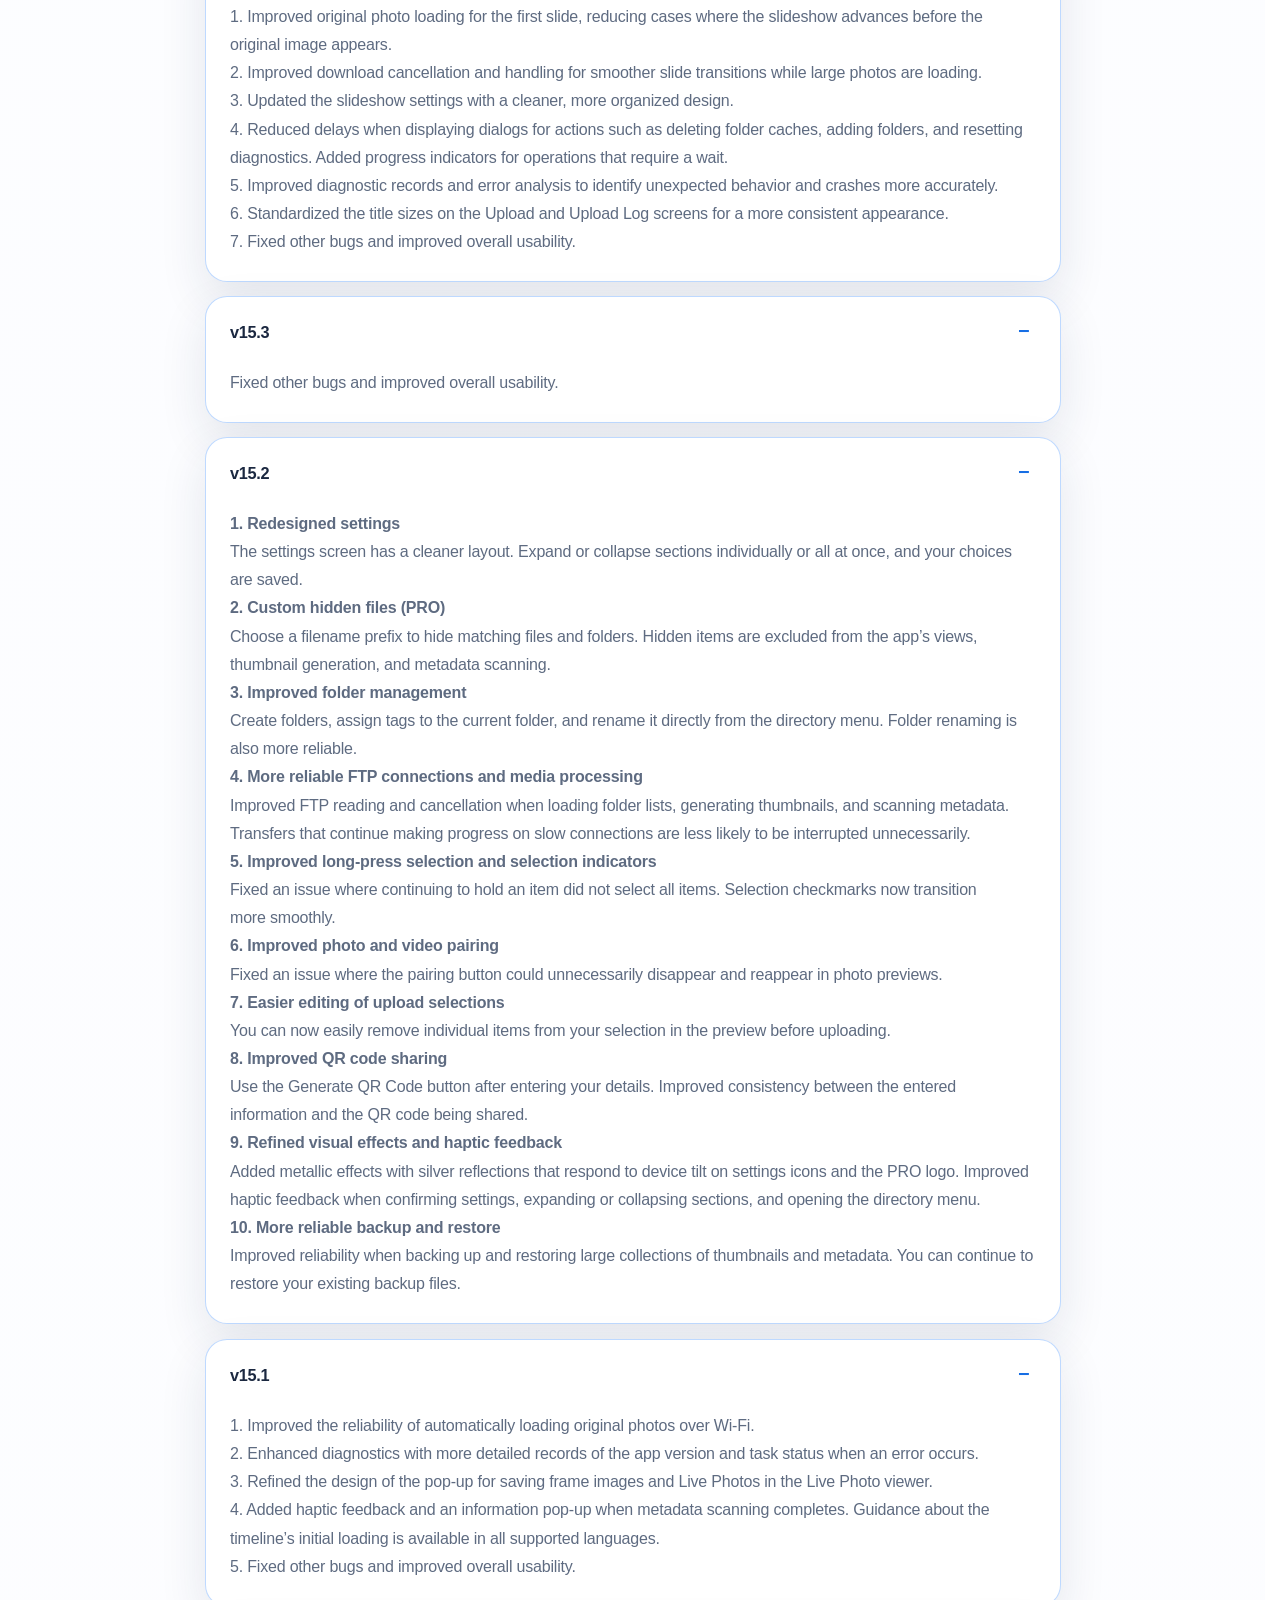
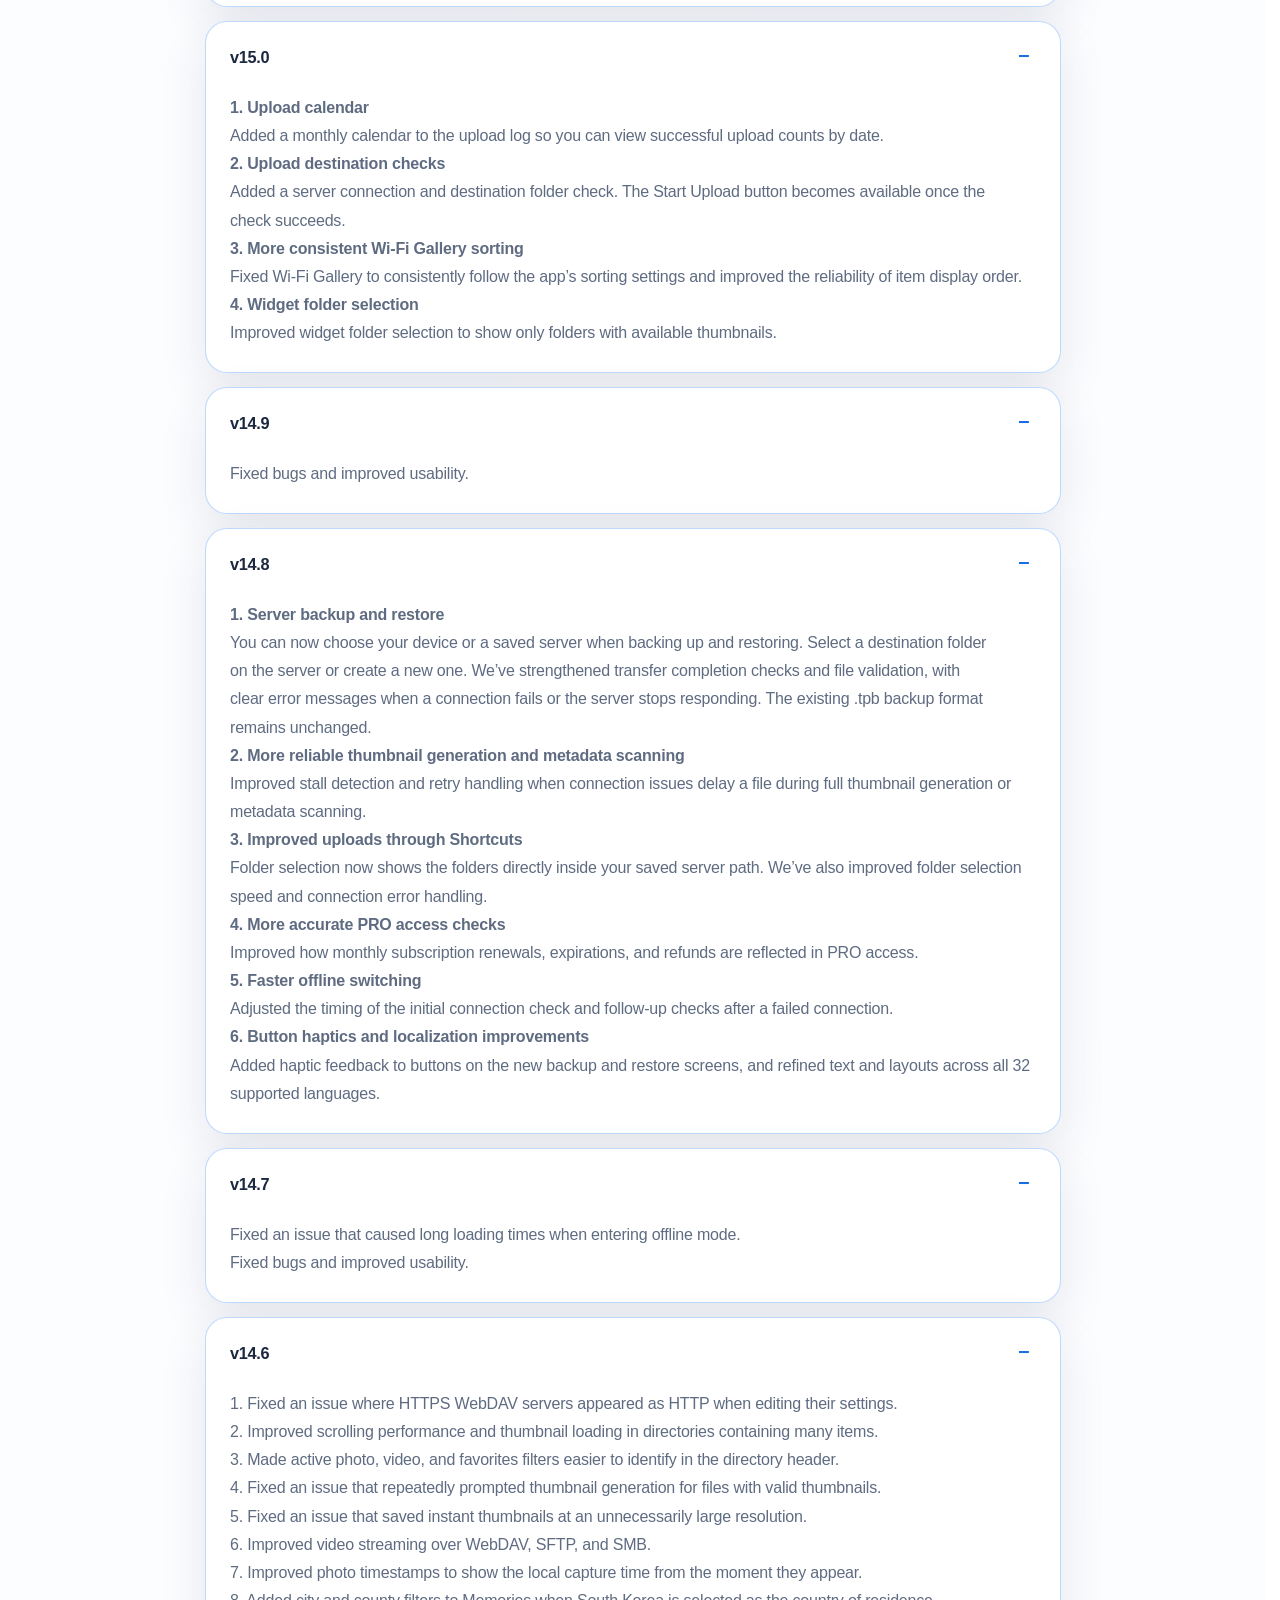
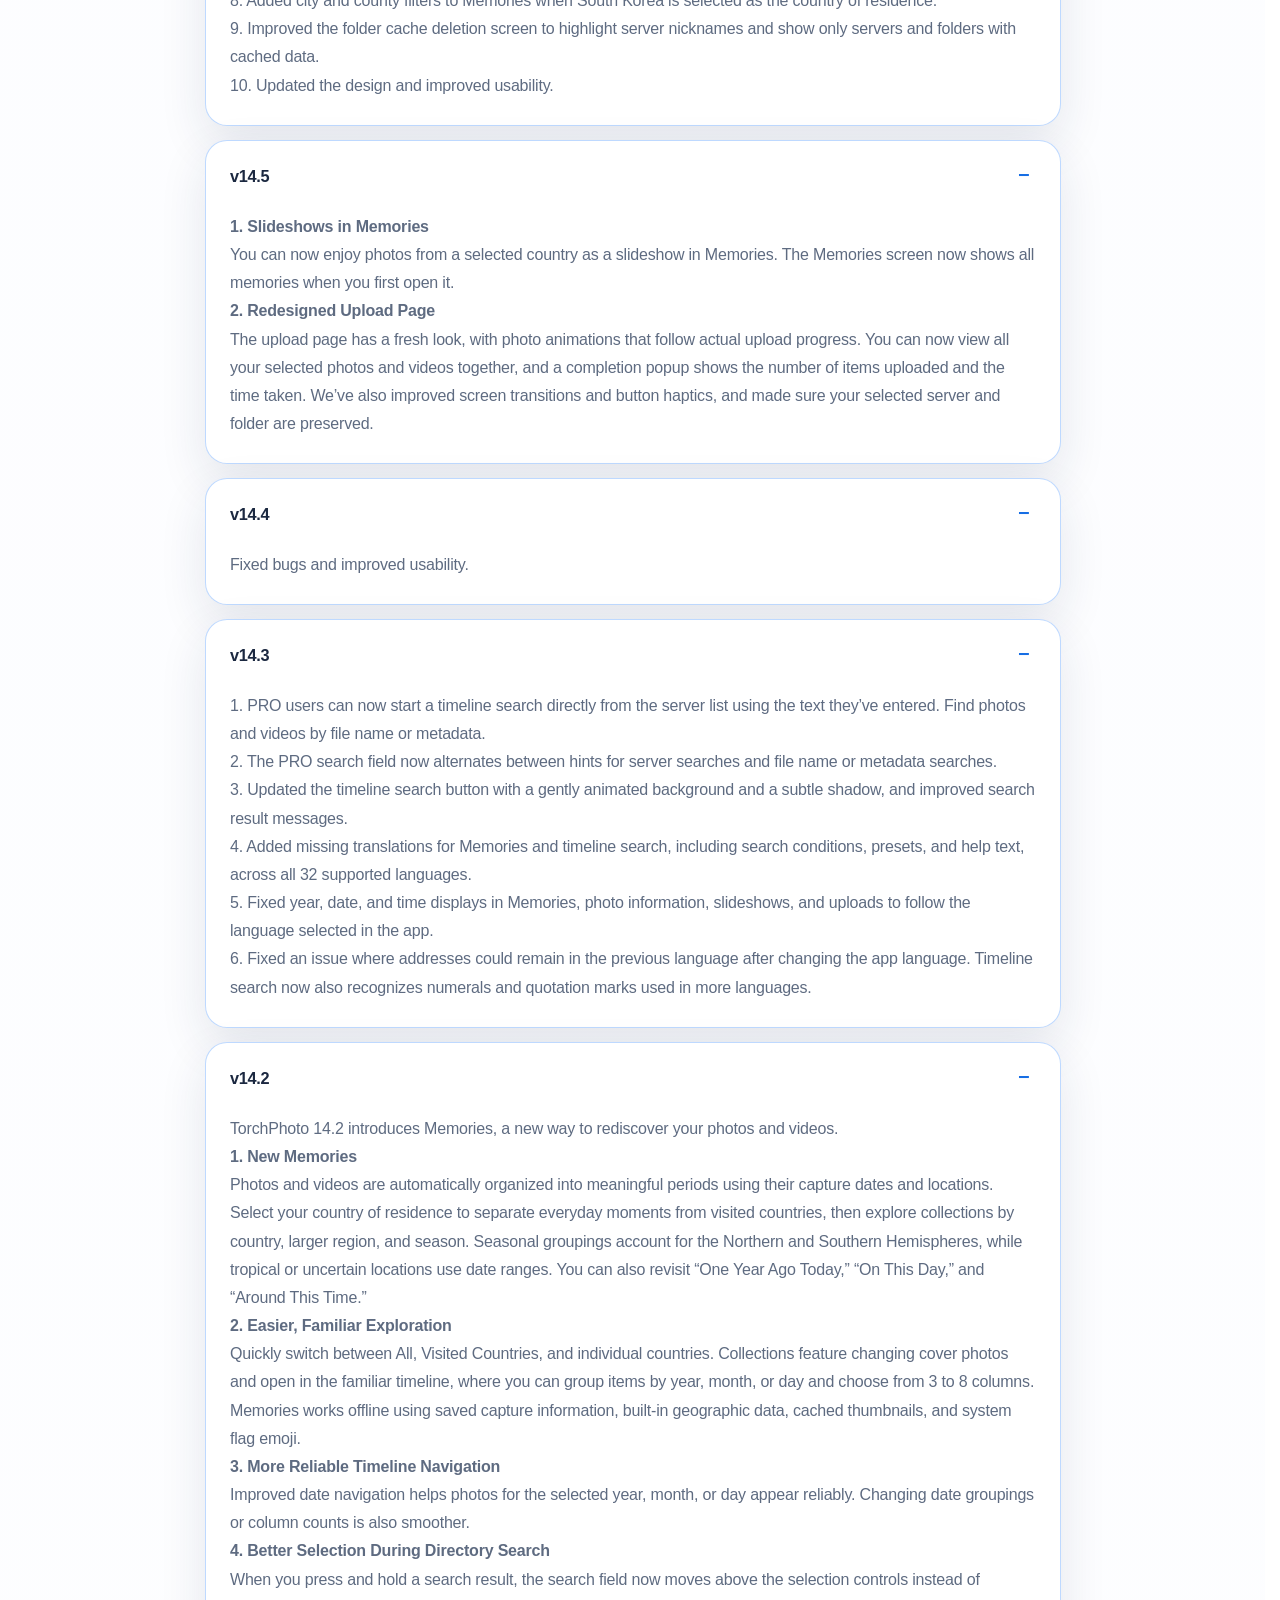
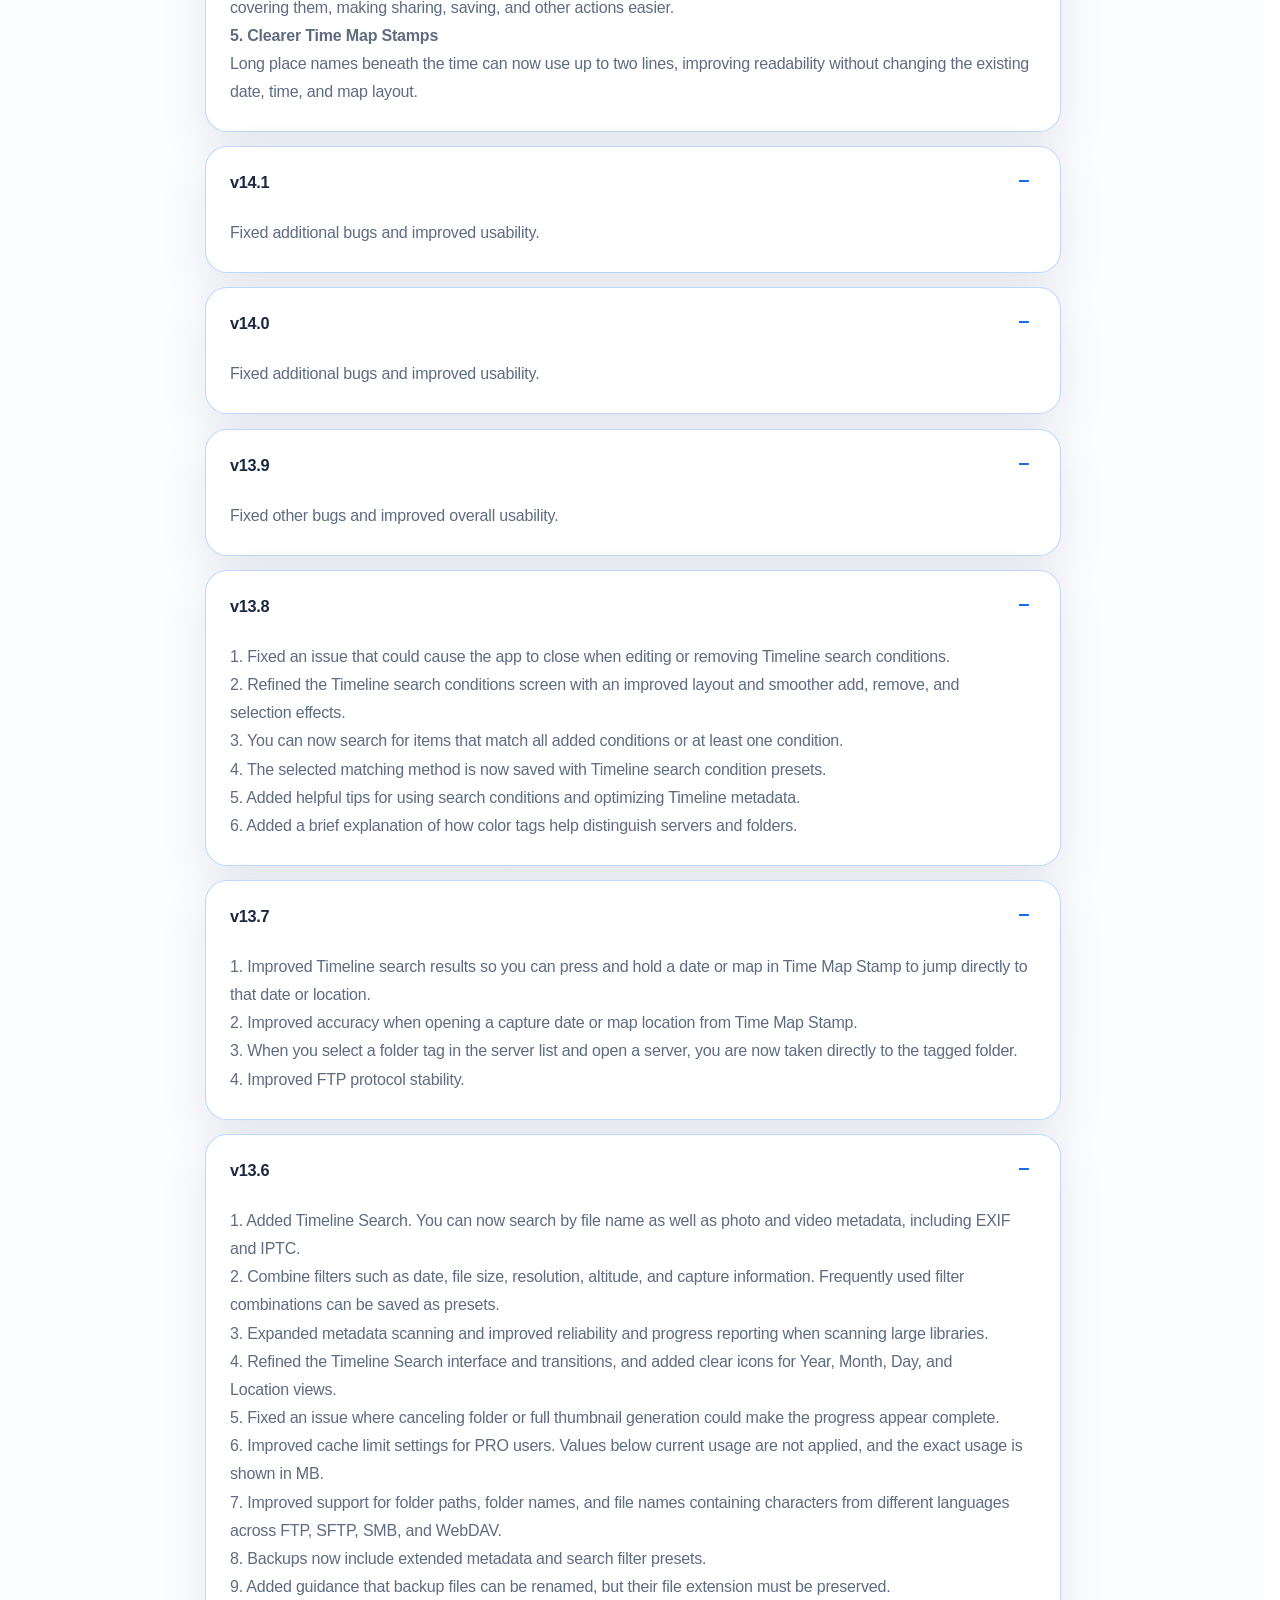
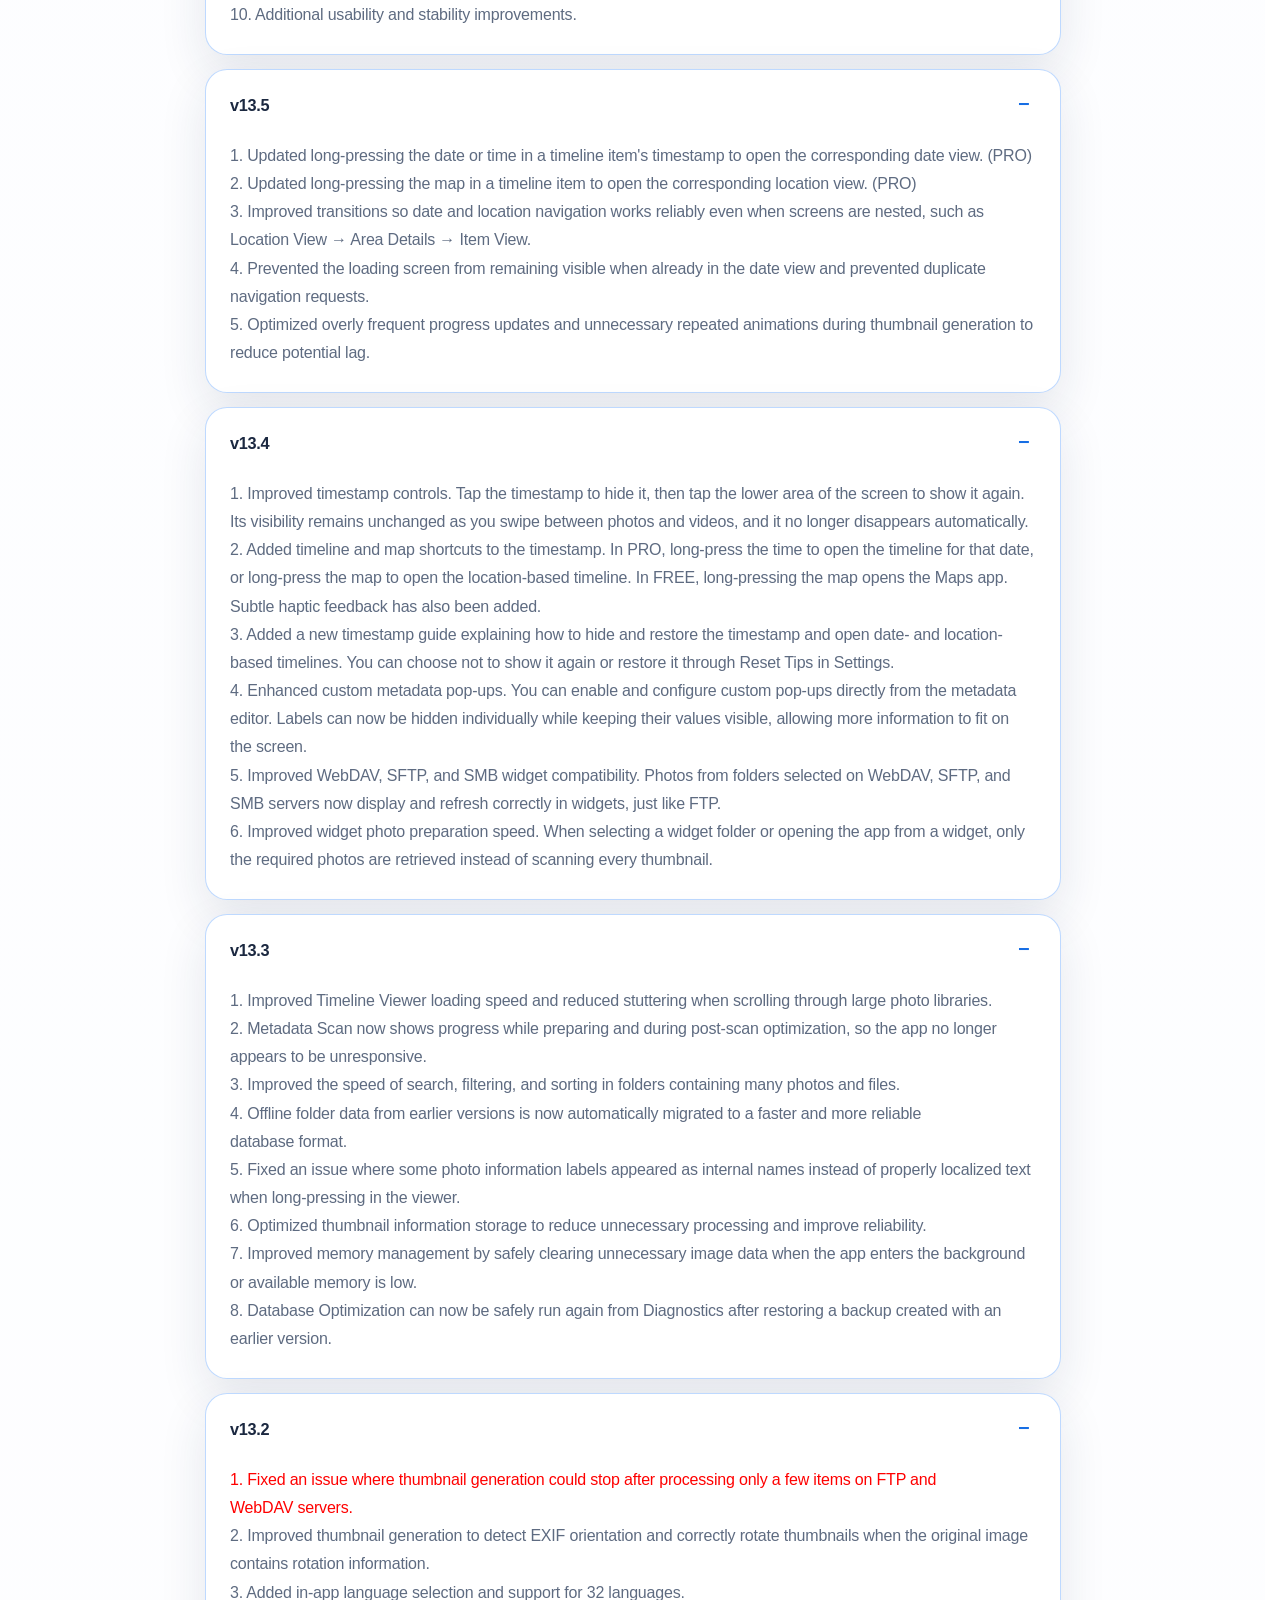
<file: update.html>
<!DOCTYPE html>
<html lang="en">
<head>
    <meta charset="UTF-8">
    <meta name="viewport" content="width=device-width, initial-scale=1.0">
    <title>Update - TorchPhoto</title>
    <meta name="description" content="See what's new in every TorchPhoto release, including NAS gallery features, format support, performance improvements, and fixes.">
    <link rel="canonical" href="https://torchphoto.com/update.html">
    <meta property="og:type" content="article">
    <meta property="og:title" content="TorchPhoto Updates">
    <meta property="og:description" content="See what's new in every TorchPhoto release, including gallery features, format support, performance improvements, and fixes.">
    <meta property="og:image" content="https://torchphoto.com/main.jpg">
    <meta property="og:url" content="https://torchphoto.com/update.html">
    <meta name="twitter:card" content="summary_large_image">
    <meta name="twitter:title" content="TorchPhoto Updates">
    <meta name="twitter:description" content="Read the latest TorchPhoto release notes.">
    <meta name="twitter:image" content="https://torchphoto.com/main.jpg">
    <link rel="stylesheet" href="style.css">
    <link rel="stylesheet" href="https://cdnjs.cloudflare.com/ajax/libs/font-awesome/6.0.0/css/all.min.css">
<link rel="icon" type="image/png" href="logo.png">

</head>
<body class="subpage-body update-page-body">
    <nav>
        <div class="container">
            <div class="logo">
                <img src="logo.png" alt="TorchPhoto Logo">
                <span class="logo-text">TorchPhoto Support</span>
            </div>
            <button class="nav-toggle" type="button" aria-label="Open menu" aria-expanded="false" aria-controls="site-menu">
                <i class="fas fa-bars"></i>
            </button>
            <ul class="nav-links" id="site-menu">
                <li><a href="index.html">Home</a></li>
                <li><a href="guide.html">Guide</a></li>
                <li><a href="shortcuts.html">Shortcuts</a></li>
                <li><a href="update.html">Update</a></li>
                <li><a href="qa.html">Q&amp;A</a></li>
                <li><a href="privacy-policy.html">Privacy Policy</a></li>
                <li><a href="https://apps.apple.com/app/torchphoto-ftp-album-viewer/id6757838041" class="btn-download-small">Download</a></li>
            </ul>
        </div>
    </nav>

    <main class="qa-page">
        <div class="container narrow-container">
            <div class="page-hero">
                <span class="page-eyebrow">Support</span>
                <h1>Update</h1>
                <p>TorchPhoto update notes are organized by version below.</p>
            </div>

            <div class="guide-list">

                <details class="guide-item" open>
                    <summary>v18.3</summary>
                    <div class="guide-content">
                        <p>Fixed various bugs and improved usability.</p>
                    </div>
                </details>

                <details class="guide-item" open>
                    <summary>v18.2</summary>
                    <div class="guide-content">
                        <p>1. Added Auto Select to Duplicate Photo Cleanup. Quickly select all but one photo in each group.</p>
                        <p>2. You can now continue reviewing and deleting duplicates without leaving the cleanup screen.</p>
                        <p>3. Added multiple selection, sharing, and deletion to all photo lists in the Timeline Viewer. Touch and hold, then drag to select up to 100 items.</p>
                        <p>4. Share multiple selected photos from the Timeline Viewer after downloading their originals. When offline, you can share thumbnails after confirming the notice.</p>
                        <p>5. Refined selection controls and checkmarks in the Timeline Viewer, with smoother animations and haptic feedback as sharing preparation progresses and completes.</p>
                        <p>6. Added a notice after thumbnail generation to explain that you can browse using thumbnails even when your server is off or your device is offline.</p>
                    </div>
                </details>

                <details class="guide-item" open>
                    <summary>v18.1</summary>
                    <div class="guide-content">
                        <p>1. Added Duplicate Photo Cleanup. Review similar photos together and delete selected photos from your server along with their associated app data.</p>
                        <p>2. You can now start Duplicate Photo Cleanup directly from the server list.</p>
                        <p>3. Added Media Only Mode and Quick Actions settings to settings backup and restore.</p>
                        <p>4. Reduced unnecessary loading when switching views and opening the location view in the timeline viewer.</p>
                        <p>5. Redesigned slideshow music notifications with a clear glass-style popup centered on the screen. When the song changes, its title appears with gentle haptic feedback.</p>
                    </div>
                </details>

                <details class="guide-item" open>
                    <summary>v18.0</summary>
                    <div class="guide-content">
                        <p>1. Added more slideshow transition effects. Select multiple effects to enjoy different transitions as the slideshow plays.</p>
                        <p>2. View multiple photos together in a slideshow. Choose one or more photo counts, and enjoy varied layouts with natural motion.</p>
                        <p>3. Added preloading for upcoming original photos in slideshows. You can adjust how far ahead to preload and whether to allow mobile data.</p>
                        <p>4. You can now add audio files from the Files app as slideshow background music.</p>
                        <p>5. When multiple photos are displayed, each photo’s name and capture details are shown separately, and the counter shows the range of photos on screen. The save button saves each photo currently displayed.</p>
                        <p>6. Refined the slideshow settings screen and added haptic feedback. Improved reliability when changing playback order and loading originals.</p>
                        <p>7. On the Timeline’s location map, the circular thumbnail for the location in focus now enlarges smoothly. Added gentle haptic feedback and improved thumbnail performance while moving around the map.</p>
                    </div>
                </details>

                <details class="guide-item" open>
                    <summary>v17.9</summary>
                    <div class="guide-content">
                        <p>1. Added an option to prefetch photos over cellular data.</p>
                        <p>2. Quick Actions can now be configured using saved folder information, even without an internet connection.</p>
                        <p>3. Added a choice of meters or feet for altitude display in TimeMap Stamp and metadata.</p>
                        <p>4. Added a setting to hide folders based on hidden attributes provided by the server.</p>
                        <p>5. Reduced unnecessary waits when opening the location timeline from the TimeMap Stamp map.</p>
                        <p>6. Improved the stability of folder browsing and date sorting, and refined how long folder names appear in the header.</p>
                        <p>7. Added background blur to settings help popups and improved feature explanations.</p>
                        <p>8. Added a large portrait widget for supported devices.</p>
                        <p>9. Added backup and restore support for the new settings, and improved diagnostic accuracy and app stability.</p>
                    </div>
                </details>

                <details class="guide-item" open>
                    <summary>v17.8</summary>
                    <div class="guide-content">
                        <p>Fixed various bugs and improved usability.</p>
                    </div>
                </details>

                <details class="guide-item" open>
                    <summary>v17.7</summary>
                    <div class="guide-content">
                        <p>1. Wi-Fi Gallery now also supports hotspot connections.</p>
                        <p>2. Added PIN protection to Wi-Fi Gallery and improved the web sign-in screen and startup animation.</p>
                        <p>3. Improved QR code viewing and sharing in Wi-Fi Gallery. You can now enter and save a custom port number.</p>
                        <p>4. Added Quick Actions. Touch and hold the app icon on your Home Screen to quickly open up to three saved folders or the Timeline Viewer. (PRO)</p>
                        <p>5. Fixed flickering of thumbnails and video pairing icons when opening folders.</p>
                    </div>
                </details>

                <details class="guide-item" open>
                    <summary>v17.6</summary>
                    <div class="guide-content">
                        <p>1. Improved photo transitions so photos move smoothly with your finger as you swipe left or right.</p>
                        <p>2. You can now keep swiping during a transition to move quickly to the next photo.</p>
                        <p>3. Added a smooth blur and fade-out effect when swiping down to close the image viewer.</p>
                        <p>4. Reduced unnecessary error logs and improved diagnostic accuracy.</p>
                    </div>
                </details>

                <details class="guide-item" open>
                    <summary>v17.5</summary>
                    <div class="guide-content">
                        <p>Fixed various bugs and improved usability.</p>
                    </div>
                </details>

                <details class="guide-item" open>
                    <summary>v17.4</summary>
                    <div class="guide-content">
                        <p>1. Added “Photo Prefetch,” exclusively for PRO users. With “Auto-Load Original” enabled, you can preload the photos before and after the current photo over Wi-Fi for faster, smoother browsing.</p>
                        <p>2. Photos that have finished preloading now open directly at original quality, without thumbnails or loading indicators.</p>
                        <p>3. Fixed an issue where metadata files that were not photos were incorrectly reported as errors during thumbnail generation.</p>
                        <p>4. Improved the accuracy of server connection error messages and enhanced diagnostics to help identify photo and video issues more precisely.</p>
                    </div>
                </details>

                <details class="guide-item" open>
                    <summary>v17.3</summary>
                    <div class="guide-content">
                        <p>1. Optimized server connections for more efficient and reliable bulk uploads. These improvements also apply to uploads via Shortcuts.</p>
                        <p>2. Improved responsiveness when expanding upload logs or scrolling through them.</p>
                        <p>3. A “Cancelling…” message now appears immediately when you cancel an upload.</p>
                        <p>4. Reduced delays and flickering in folder thumbnails. Ready thumbnails appear immediately, while newly loaded thumbnails appear smoothly in sequence.</p>
                    </div>
                </details>

                <details class="guide-item" open>
                    <summary>v17.2</summary>
                    <div class="guide-content">
                        <p>1. Improved automatic protocol detection for SMB1 servers to retain the previously confirmed protocol when a server check temporarily fails.</p>
                        <p>2. Refined the transfer animations and layout on the upload screen, and moved video durations below thumbnails for a cleaner display.</p>
                        <p>3. Improved folder previews so they appear even when fewer than four thumbnails have been generated.</p>
                    </div>
                </details>

                <details class="guide-item" open>
                    <summary>v17.1</summary>
                    <div class="guide-content">
                        <p>Fixed various bugs and improved usability.</p>
                    </div>
                </details>

                <details class="guide-item" open>
                    <summary>v17.0</summary>
                    <div class="guide-content">
                        <p>Fixed various bugs and improved usability.</p>
                    </div>
                </details>

                <details class="guide-item" open>
                    <summary>v16.9</summary>
                    <div class="guide-content">
                        <p>1. Added support for background uploads on iOS 26 and later, with upload progress shown in the Dynamic Island on supported devices.</p>
                        <p>2. Added an “Upload over Wi-Fi only” option. When enabled, uploads stop if Wi-Fi disconnects instead of switching to cellular data.</p>
                        <p>3. Improved the display of completed uploads and items waiting to retry, and preserved the completed count when an upload is interrupted.</p>
                        <p>4. Clarified upload interruption messages and Wi-Fi-only upload instructions across all supported languages.</p>
                    </div>
                </details>

                <details class="guide-item" open>
                    <summary>v16.8</summary>
                    <div class="guide-content">
                        <p>1. Added a glass-style design to the server connection method dialog and cards on the local network discovery screen.</p>
                        <p>2. Fixed unnecessary delays when processing thumbnails for empty media files.</p>
                        <p>3. Improved the accuracy of error reports and expanded diagnostics for server connections, product information loading, and disk usage.</p>
                    </div>
                </details>

                <details class="guide-item" open>
                    <summary>v16.7</summary>
                    <div class="guide-content">
                        <p>1. Fixed a crash that could occur while handling SFTP connections.</p>
                        <p>2. Fixed an issue that caused the menu in the folder view to flicker or jump back to the top.</p>
                        <p>3. Added Liquid Glass styling to the Search Conditions screen and refined the appearance of buttons and cards.</p>
                        <p>4. Enhanced diagnostics to help identify the causes of server connection and thumbnail processing errors more accurately.</p>
                    </div>
                </details>

                <details class="guide-item" open>
                    <summary>v16.6</summary>
                    <div class="guide-content">
                        <p>Fixed various bugs and improved usability.</p>
                    </div>
                </details>

                <details class="guide-item" open>
                    <summary>v16.5</summary>
                    <div class="guide-content">
                        <p>Fixed various bugs and improved usability.</p>
                    </div>
                </details>

                <details class="guide-item" open>
                    <summary>v16.4</summary>
                    <div class="guide-content">
                        <p>1. Added support for SMB1, expanding compatibility with older NAS and network storage devices.</p>
                        <p>2. The SMB version supported by the server is now detected automatically, with no need to select a version manually.</p>
                        <p>3. Fixed download errors that could occur with long filenames, including those containing Korean or other non-Latin characters.</p>
                        <p>4. Fixed an issue where the original photo viewer repeatedly tried to load auxiliary files that were not photos.</p>
                        <p>5. Fixed an issue where normal task cancellations were logged as errors, and enhanced diagnostics to help identify the causes of issues more accurately.</p>
                    </div>
                </details>

                <details class="guide-item" open>
                    <summary>v16.3</summary>
                    <div class="guide-content">
                        <p>1. Fixed an issue where uploads through Shortcuts could be saved to a different folder than the one selected.</p>
                        <p>2. Improved cache management performance by reducing unnecessary repeated work when many thumbnails are stored.</p>
                        <p>3. Improved thumbnail menu updates when switching folders by stopping unnecessary work for the previous folder.</p>
                        <p>4. Reduced delays that could make the interface unresponsive when stopping playback of certain videos.</p>
                        <p>5. Improved the accuracy of error diagnostics and reduced unnecessary work when saving diagnostic data.</p>
                    </div>
                </details>

                <details class="guide-item" open>
                    <summary>v16.2</summary>
                    <div class="guide-content">
                        <p>1. Extended Liquid Glass styling to more screens.</p>
                        <p>2. Improved screen transitions and menu presentation in the Timeline viewer.</p>
                        <p>3. Improved responsiveness when removing photos from a large upload selection or changing the number of columns.</p>
                        <p>4. Enhanced error diagnostics to help identify the causes of issues more accurately.</p>
                        <p>5. Fixed other bugs and improved usability.</p>
                    </div>
                </details>

                <details class="guide-item" open>
                    <summary>v16.1</summary>
                    <div class="guide-content">
                        <p>1. Applied Liquid Glass styling to key screens throughout the app.</p>
                        <p>2. Improved animations and haptic feedback on the onboarding and logo screens.</p>
                        <p>3. Enhanced visual effects and haptic feedback during local network searches.</p>
                        <p>4. Added an offline menu item that explains which features are unavailable in offline mode.</p>
                        <p>5. Fixed other bugs and improved usability.</p>
                    </div>
                </details>

                <details class="guide-item" open>
                    <summary>v16.0</summary>
                    <div class="guide-content">
                        <p>1. Added a countdown for original photo downloads. Choose a delay of 0–5 seconds and swipe between photos during the countdown.</p>
                        <p>2. Fixed an issue where certain supporting files were mistaken for photos, causing thumbnail generation errors.</p>
                        <p>3. Improved error diagnostics.</p>
                        <p>4. Fixed other bugs and improved usability.</p>
                    </div>
                </details>

                <details class="guide-item" open>
                    <summary>v15.9</summary>
                    <div class="guide-content">
                        <p>1. Added support for additional SFTP authentication methods, including ECDSA private keys and one-time passwords (OTP).</p>
                        <p>2. Added Nextcloud browser login and OAuth 2.0 authentication for WebDAV connections.</p>
                        <p>3. Improved error diagnostics and reporting.</p>
                        <p>4. Fixed other bugs and improved usability.</p>
                    </div>
                </details>

                <details class="guide-item" open>
                    <summary>v15.8</summary>
                    <div class="guide-content">
                        <p>1. Fixed connection issues that could occur when adding a server.</p>
                        <p>2. Fixed other bugs and improved usability.</p>
                    </div>
                </details>

                <details class="guide-item" open>
                    <summary>v15.7</summary>
                    <div class="guide-content">
                        <p><strong>1. Connection checks when adding or editing servers</strong><br>TorchPhoto checks the connection and folder access before you save a new or edited FTP, SFTP, SMB, or WebDAV server.</p>
                        <p><strong>2. Clearer, more accurate connection messages</strong><br>Improved guidance for authentication, permissions, and folder paths. Fixed an issue that could make SMB authentication failures appear as a lost connection, and improved the distinction between WebDAV authentication failures and cancellations. Temporary network issues are not treated as proof of incorrect settings. Connection dialogs are also easier to read.</p>
                        <p><strong>3. More accurate diagnostics</strong><br>Missing caches are no longer incorrectly logged as failures. Enhanced diagnostics help us investigate reported memory, file transfer, and video processing issues more accurately.</p>
                        <p><strong>4. A cleaner upload screen</strong><br>Removed tinted button backgrounds and rounded panels from the upload progress display. Actions now use simple text buttons in the accent color.</p>
                    </div>
                </details>

                <details class="guide-item" open>
                    <summary>v15.6</summary>
                    <div class="guide-content">
                        <p><strong>1. Generate all thumbnails from a folder (PRO)</strong><br>Open the … menu in a folder and choose “Generate All Thumbnails” to generate thumbnails for the current folder and all its subfolders. This feature is available in online mode.</p>
                        <p><strong>2. Fixes for reported issues</strong><br>Improved responsiveness and reduced memory usage when preparing large batches of thumbnails for sharing. Fixed an issue that could prevent file deletion on some SMB servers, and enhanced diagnostics to help identify the causes of other reported issues more accurately.</p>
                    </div>
                </details>

                <details class="guide-item" open>
                    <summary>v15.5</summary>
                    <div class="guide-content">
                        <p>We've fixed reported issues and improved the app's performance and stability.</p>
                        <p>We'll continue to address any issues or critical errors promptly with updates.</p>
                    </div>
                </details>

                <details class="guide-item" open>
                    <summary>v15.4</summary>
                    <div class="guide-content">
                        <p>1. Improved original photo loading for the first slide, reducing cases where the slideshow advances before the original image appears.</p>
                        <p>2. Improved download cancellation and handling for smoother slide transitions while large photos are loading.</p>
                        <p>3. Updated the slideshow settings with a cleaner, more organized design.</p>
                        <p>4. Reduced delays when displaying dialogs for actions such as deleting folder caches, adding folders, and resetting diagnostics. Added progress indicators for operations that require a wait.</p>
                        <p>5. Improved diagnostic records and error analysis to identify unexpected behavior and crashes more accurately.</p>
                        <p>6. Standardized the title sizes on the Upload and Upload Log screens for a more consistent appearance.</p>
                        <p>7. Fixed other bugs and improved overall usability.</p>
                    </div>
                </details>

                <details class="guide-item" open>
                    <summary>v15.3</summary>
                    <div class="guide-content">
                        <p>Fixed other bugs and improved overall usability.</p>
                    </div>
                </details>

                <details class="guide-item" open>
                    <summary>v15.2</summary>
                    <div class="guide-content">
                        <p><strong>1. Redesigned settings</strong><br>The settings screen has a cleaner layout. Expand or collapse sections individually or all at once, and your choices are saved.</p>
                        <p><strong>2. Custom hidden files (PRO)</strong><br>Choose a filename prefix to hide matching files and folders. Hidden items are excluded from the app’s views, thumbnail generation, and metadata scanning.</p>
                        <p><strong>3. Improved folder management</strong><br>Create folders, assign tags to the current folder, and rename it directly from the directory menu. Folder renaming is also more reliable.</p>
                        <p><strong>4. More reliable FTP connections and media processing</strong><br>Improved FTP reading and cancellation when loading folder lists, generating thumbnails, and scanning metadata. Transfers that continue making progress on slow connections are less likely to be interrupted unnecessarily.</p>
                        <p><strong>5. Improved long-press selection and selection indicators</strong><br>Fixed an issue where continuing to hold an item did not select all items. Selection checkmarks now transition more smoothly.</p>
                        <p><strong>6. Improved photo and video pairing</strong><br>Fixed an issue where the pairing button could unnecessarily disappear and reappear in photo previews.</p>
                        <p><strong>7. Easier editing of upload selections</strong><br>You can now easily remove individual items from your selection in the preview before uploading.</p>
                        <p><strong>8. Improved QR code sharing</strong><br>Use the Generate QR Code button after entering your details. Improved consistency between the entered information and the QR code being shared.</p>
                        <p><strong>9. Refined visual effects and haptic feedback</strong><br>Added metallic effects with silver reflections that respond to device tilt on settings icons and the PRO logo. Improved haptic feedback when confirming settings, expanding or collapsing sections, and opening the directory menu.</p>
                        <p><strong>10. More reliable backup and restore</strong><br>Improved reliability when backing up and restoring large collections of thumbnails and metadata. You can continue to restore your existing backup files.</p>
                    </div>
                </details>

                <details class="guide-item" open>
                    <summary>v15.1</summary>
                    <div class="guide-content">
                        <p>1. Improved the reliability of automatically loading original photos over Wi-Fi.</p>
                        <p>2. Enhanced diagnostics with more detailed records of the app version and task status when an error occurs.</p>
                        <p>3. Refined the design of the pop-up for saving frame images and Live Photos in the Live Photo viewer.</p>
                        <p>4. Added haptic feedback and an information pop-up when metadata scanning completes. Guidance about the timeline’s initial loading is available in all supported languages.</p>
                        <p>5. Fixed other bugs and improved overall usability.</p>
                    </div>
                </details>

                <details class="guide-item" open>
                    <summary>v15.0</summary>
                    <div class="guide-content">
                        <p><strong>1. Upload calendar</strong><br>Added a monthly calendar to the upload log so you can view successful upload counts by date.</p>
                        <p><strong>2. Upload destination checks</strong><br>Added a server connection and destination folder check. The Start Upload button becomes available once the check succeeds.</p>
                        <p><strong>3. More consistent Wi-Fi Gallery sorting</strong><br>Fixed Wi-Fi Gallery to consistently follow the app’s sorting settings and improved the reliability of item display order.</p>
                        <p><strong>4. Widget folder selection</strong><br>Improved widget folder selection to show only folders with available thumbnails.</p>
                    </div>
                </details>

                <details class="guide-item" open>
                    <summary>v14.9</summary>
                    <div class="guide-content">
                        <p>Fixed bugs and improved usability.</p>
                    </div>
                </details>

                <details class="guide-item" open>
                    <summary>v14.8</summary>
                    <div class="guide-content">
                        <p><strong>1. Server backup and restore</strong><br>You can now choose your device or a saved server when backing up and restoring. Select a destination folder on the server or create a new one. We’ve strengthened transfer completion checks and file validation, with clear error messages when a connection fails or the server stops responding. The existing .tpb backup format remains unchanged.</p>
                        <p><strong>2. More reliable thumbnail generation and metadata scanning</strong><br>Improved stall detection and retry handling when connection issues delay a file during full thumbnail generation or metadata scanning.</p>
                        <p><strong>3. Improved uploads through Shortcuts</strong><br>Folder selection now shows the folders directly inside your saved server path. We’ve also improved folder selection speed and connection error handling.</p>
                        <p><strong>4. More accurate PRO access checks</strong><br>Improved how monthly subscription renewals, expirations, and refunds are reflected in PRO access.</p>
                        <p><strong>5. Faster offline switching</strong><br>Adjusted the timing of the initial connection check and follow-up checks after a failed connection.</p>
                        <p><strong>6. Button haptics and localization improvements</strong><br>Added haptic feedback to buttons on the new backup and restore screens, and refined text and layouts across all 32 supported languages.</p>
                    </div>
                </details>

                <details class="guide-item" open>
                    <summary>v14.7</summary>
                    <div class="guide-content">
                        <p>Fixed an issue that caused long loading times when entering offline mode.</p>
                        <p>Fixed bugs and improved usability.</p>
                    </div>
                </details>

                <details class="guide-item" open>
                    <summary>v14.6</summary>
                    <div class="guide-content">
                        <p>1. Fixed an issue where HTTPS WebDAV servers appeared as HTTP when editing their settings.</p>
                        <p>2. Improved scrolling performance and thumbnail loading in directories containing many items.</p>
                        <p>3. Made active photo, video, and favorites filters easier to identify in the directory header.</p>
                        <p>4. Fixed an issue that repeatedly prompted thumbnail generation for files with valid thumbnails.</p>
                        <p>5. Fixed an issue that saved instant thumbnails at an unnecessarily large resolution.</p>
                        <p>6. Improved video streaming over WebDAV, SFTP, and SMB.</p>
                        <p>7. Improved photo timestamps to show the local capture time from the moment they appear.</p>
                        <p>8. Added city and county filters to Memories when South Korea is selected as the country of residence.</p>
                        <p>9. Improved the folder cache deletion screen to highlight server nicknames and show only servers and folders with cached data.</p>
                        <p>10. Updated the design and improved usability.</p>
                    </div>
                </details>

                <details class="guide-item" open>
                    <summary>v14.5</summary>
                    <div class="guide-content">
                        <p><strong>1. Slideshows in Memories</strong><br>You can now enjoy photos from a selected country as a slideshow in Memories. The Memories screen now shows all memories when you first open it.</p>
                        <p><strong>2. Redesigned Upload Page</strong><br>The upload page has a fresh look, with photo animations that follow actual upload progress. You can now view all your selected photos and videos together, and a completion popup shows the number of items uploaded and the time taken. We’ve also improved screen transitions and button haptics, and made sure your selected server and folder are preserved.</p>
                    </div>
                </details>

                <details class="guide-item" open>
                    <summary>v14.4</summary>
                    <div class="guide-content">
                        <p>Fixed bugs and improved usability.</p>
                    </div>
                </details>

                <details class="guide-item" open>
                    <summary>v14.3</summary>
                    <div class="guide-content">
                        <p>1. PRO users can now start a timeline search directly from the server list using the text they’ve entered. Find photos and videos by file name or metadata.</p>
                        <p>2. The PRO search field now alternates between hints for server searches and file name or metadata searches.</p>
                        <p>3. Updated the timeline search button with a gently animated background and a subtle shadow, and improved search result messages.</p>
                        <p>4. Added missing translations for Memories and timeline search, including search conditions, presets, and help text, across all 32 supported languages.</p>
                        <p>5. Fixed year, date, and time displays in Memories, photo information, slideshows, and uploads to follow the language selected in the app.</p>
                        <p>6. Fixed an issue where addresses could remain in the previous language after changing the app language. Timeline search now also recognizes numerals and quotation marks used in more languages.</p>
                    </div>
                </details>

                <details class="guide-item" open>
                    <summary>v14.2</summary>
                    <div class="guide-content">
                        <p>TorchPhoto 14.2 introduces Memories, a new way to rediscover your photos and videos.</p>
                        <p><strong>1. New Memories</strong><br>Photos and videos are automatically organized into meaningful periods using their capture dates and locations. Select your country of residence to separate everyday moments from visited countries, then explore collections by country, larger region, and season. Seasonal groupings account for the Northern and Southern Hemispheres, while tropical or uncertain locations use date ranges. You can also revisit “One Year Ago Today,” “On This Day,” and “Around This Time.”</p>
                        <p><strong>2. Easier, Familiar Exploration</strong><br>Quickly switch between All, Visited Countries, and individual countries. Collections feature changing cover photos and open in the familiar timeline, where you can group items by year, month, or day and choose from 3 to 8 columns. Memories works offline using saved capture information, built-in geographic data, cached thumbnails, and system flag emoji.</p>
                        <p><strong>3. More Reliable Timeline Navigation</strong><br>Improved date navigation helps photos for the selected year, month, or day appear reliably. Changing date groupings or column counts is also smoother.</p>
                        <p><strong>4. Better Selection During Directory Search</strong><br>When you press and hold a search result, the search field now moves above the selection controls instead of covering them, making sharing, saving, and other actions easier.</p>
                        <p><strong>5. Clearer Time Map Stamps</strong><br>Long place names beneath the time can now use up to two lines, improving readability without changing the existing date, time, and map layout.</p>
                    </div>
                </details>

                <details class="guide-item" open>
                    <summary>v14.1</summary>
                    <div class="guide-content">
                        <p>Fixed additional bugs and improved usability.</p>
                    </div>
                </details>

                <details class="guide-item" open>
                    <summary>v14.0</summary>
                    <div class="guide-content">
                        <p>Fixed additional bugs and improved usability.</p>
                    </div>
                </details>

                <details class="guide-item" open>
                    <summary>v13.9</summary>
                    <div class="guide-content">
                        <p>Fixed other bugs and improved overall usability.</p>
                    </div>
                </details>

                <details class="guide-item" open>
                    <summary>v13.8</summary>
                    <div class="guide-content">
                        <p>1. Fixed an issue that could cause the app to close when editing or removing Timeline search conditions.</p>
                        <p>2. Refined the Timeline search conditions screen with an improved layout and smoother add, remove, and selection effects.</p>
                        <p>3. You can now search for items that match all added conditions or at least one condition.</p>
                        <p>4. The selected matching method is now saved with Timeline search condition presets.</p>
                        <p>5. Added helpful tips for using search conditions and optimizing Timeline metadata.</p>
                        <p>6. Added a brief explanation of how color tags help distinguish servers and folders.</p>
                    </div>
                </details>

                <details class="guide-item" open>
                    <summary>v13.7</summary>
                    <div class="guide-content">
                        <p>1. Improved Timeline search results so you can press and hold a date or map in Time Map Stamp to jump directly to that date or location.</p>
                        <p>2. Improved accuracy when opening a capture date or map location from Time Map Stamp.</p>
                        <p>3. When you select a folder tag in the server list and open a server, you are now taken directly to the tagged folder.</p>
                        <p>4. Improved FTP protocol stability.</p>
                    </div>
                </details>

                <details class="guide-item" open>
                    <summary>v13.6</summary>
                    <div class="guide-content">
                        <p>1. Added Timeline Search. You can now search by file name as well as photo and video metadata, including EXIF and IPTC.</p>
                        <p>2. Combine filters such as date, file size, resolution, altitude, and capture information. Frequently used filter combinations can be saved as presets.</p>
                        <p>3. Expanded metadata scanning and improved reliability and progress reporting when scanning large libraries.</p>
                        <p>4. Refined the Timeline Search interface and transitions, and added clear icons for Year, Month, Day, and Location views.</p>
                        <p>5. Fixed an issue where canceling folder or full thumbnail generation could make the progress appear complete.</p>
                        <p>6. Improved cache limit settings for PRO users. Values below current usage are not applied, and the exact usage is shown in MB.</p>
                        <p>7. Improved support for folder paths, folder names, and file names containing characters from different languages across FTP, SFTP, SMB, and WebDAV.</p>
                        <p>8. Backups now include extended metadata and search filter presets.</p>
                        <p>9. Added guidance that backup files can be renamed, but their file extension must be preserved.</p>
                        <p>10. Additional usability and stability improvements.</p>
                    </div>
                </details>

                <details class="guide-item" open>
                    <summary>v13.5</summary>
                    <div class="guide-content">
                        <p>1. Updated long-pressing the date or time in a timeline item's timestamp to open the corresponding date view. (PRO)</p>
                        <p>2. Updated long-pressing the map in a timeline item to open the corresponding location view. (PRO)</p>
                        <p>3. Improved transitions so date and location navigation works reliably even when screens are nested, such as Location View → Area Details → Item View.</p>
                        <p>4. Prevented the loading screen from remaining visible when already in the date view and prevented duplicate navigation requests.</p>
                        <p>5. Optimized overly frequent progress updates and unnecessary repeated animations during thumbnail generation to reduce potential lag.</p>
                    </div>
                </details>

                <details class="guide-item" open>
                    <summary>v13.4</summary>
                    <div class="guide-content">
                        <p>1. Improved timestamp controls. Tap the timestamp to hide it, then tap the lower area of the screen to show it again. Its visibility remains unchanged as you swipe between photos and videos, and it no longer disappears automatically.</p>
                        <p>2. Added timeline and map shortcuts to the timestamp. In PRO, long-press the time to open the timeline for that date, or long-press the map to open the location-based timeline. In FREE, long-pressing the map opens the Maps app. Subtle haptic feedback has also been added.</p>
                        <p>3. Added a new timestamp guide explaining how to hide and restore the timestamp and open date- and location-based timelines. You can choose not to show it again or restore it through Reset Tips in Settings.</p>
                        <p>4. Enhanced custom metadata pop-ups. You can enable and configure custom pop-ups directly from the metadata editor. Labels can now be hidden individually while keeping their values visible, allowing more information to fit on the screen.</p>
                        <p>5. Improved WebDAV, SFTP, and SMB widget compatibility. Photos from folders selected on WebDAV, SFTP, and SMB servers now display and refresh correctly in widgets, just like FTP.</p>
                        <p>6. Improved widget photo preparation speed. When selecting a widget folder or opening the app from a widget, only the required photos are retrieved instead of scanning every thumbnail.</p>
                    </div>
                </details>

                <details class="guide-item" open>
                    <summary>v13.3</summary>
                    <div class="guide-content">
                        <p>1. Improved Timeline Viewer loading speed and reduced stuttering when scrolling through large photo libraries.</p>
                        <p>2. Metadata Scan now shows progress while preparing and during post-scan optimization, so the app no longer appears to be unresponsive.</p>
                        <p>3. Improved the speed of search, filtering, and sorting in folders containing many photos and files.</p>
                        <p>4. Offline folder data from earlier versions is now automatically migrated to a faster and more reliable database format.</p>
                        <p>5. Fixed an issue where some photo information labels appeared as internal names instead of properly localized text when long-pressing in the viewer.</p>
                        <p>6. Optimized thumbnail information storage to reduce unnecessary processing and improve reliability.</p>
                        <p>7. Improved memory management by safely clearing unnecessary image data when the app enters the background or available memory is low.</p>
                        <p>8. Database Optimization can now be safely run again from Diagnostics after restoring a backup created with an earlier version.</p>
                    </div>
                </details>

                <details class="guide-item" open>
                    <summary>v13.2</summary>
                    <div class="guide-content">
                        <p style="color: red;">1. Fixed an issue where thumbnail generation could stop after processing only a few items on FTP and WebDAV servers.</p>
                        <p>2. Improved thumbnail generation to detect EXIF orientation and correctly rotate thumbnails when the original image contains rotation information.</p>
                        <p>3. Added in-app language selection and support for 32 languages.</p>
                        <p>4. Interrupted uploads from the app or Shortcuts can now resume using the items from the most recent upload.</p>
                        <p>5. Optimized memory usage during large backups and restores.</p>
                        <p>6. Improved the reliability of metadata and settings restoration and database index rebuilding when restoring existing backups.</p>
                        <p>7. Unified the thumbnail storage usage shown in Settings and the server list, and improved the cleanup of unnecessary database entries after metadata scans.</p>
                        <p>8. The slideshow now remembers the positions of the current time and photo information separately for portrait and landscape modes and keeps them within the screen.</p>
                        <p>9. Fixed other bugs and improved overall usability.</p>
                    </div>
                </details>

                <details class="guide-item" open>
                    <summary>v13.1</summary>
                    <div class="guide-content">
                        <p>1. Improved Timeline Viewer stability. Fixed blank screens when switching between Year, Month, and Day views in the location timeline, as well as crashes when opening Timeline Viewer.</p>
                        <p>2. Improved thumbnail generation order. The original file order is maintained while generating folder thumbnails. Capture-date sorting is applied after the task finishes or stops, and folders with thumbnails now appear first.</p>
                        <p>3. Added database-based performance optimization. Capture dates, locations, the thumbnail cache index, and the timeline catalog now use a more efficient database. Existing data is migrated once from the server list and safely resumes if interrupted. Backup, Restore, and Metadata Scan also use the new database.</p>
                        <p>4. Improved Metadata Scan. It quickly scans capture dates and locations for photos and videos with thumbnails. If an original file is unavailable, the scan continues with the remaining items.</p>
                        <p>5. Improved Full Thumbnail Generation. Memory usage during large thumbnail jobs has been optimized, and FTP connections no longer remain idle after completion. Screen brightness handling and the generation screen have also been improved.</p>
                        <p>6. Added Instant Thumbnail Ultra. Ultra reads more source data to improve thumbnail generation success for difficult files. Low, High, and Ultra use the same final thumbnail dimensions and storage quality.</p>
                        <p>7. Added support for resuming interrupted uploads. A regular upload can continue with the previously selected items, while files that have since been deleted from the device are skipped automatically.</p>
                        <p>8. Improved original photo loading reliability when downloading and switching from a thumbnail to the original photo.</p>
                        <p>9. Improved slideshow information. The current song title briefly appears when the music changes. Capture date, time, and location can also be displayed and moved by dragging.</p>
                        <p>10. Redesigned Custom Popup settings for Light and Dark Mode, removed unnecessary background decorations, and reorganized the default EXIF and IPTC field order.</p>
                    </div>
                </details>

                <details class="guide-item" open>
                    <summary>v13.0</summary>
                    <div class="guide-content">
                        <p>1. Added IPTC metadata support with customizable field visibility and ordering alongside EXIF data.</p>
                        <p>2. Added a Custom Popup for displaying selected metadata over image, video, and GIF viewers.</p>
                        <p>3. Improved metadata loading for TIFF, EXR, RAW, GIF, APNG, WebP, AVIF, and specialized video formats.</p>
                        <p>4. Added network-aware download confirmation for FTP videos in Timeline View and By Location pages.</p>
                    </div>
                </details>

                <details class="guide-item" open>
                    <summary>v12.9</summary>
                    <div class="guide-content">
                        <p>1. Added navigation for PRO users: tapping the date in TimeMapStamp opens the corresponding daily timeline, while tapping the map opens the location page for that place.</p>
                        <p>2. Fixed the cause of endless loading when switching between date and location views. Local timeline data now appears first even when the server is offline.</p>
                        <p>3. Refined the top areas of the timeline and location map. The location map now includes a translucent background, the current area name, and a button to open Apple Maps.</p>
                        <p>4. Fixed an issue where the thumbnail list was redrawn and the scroll position shifted after closing the image viewer from a location detail page.</p>
                        <p>5. Original images now appear first, while metadata processing and timeline indexing continue in the background.</p>
                    </div>
                </details>

                <details class="guide-item" open>
                    <summary>v12.8</summary>
                    <div class="guide-content">
                        <p>1. Improved the existing Timeline Viewer. Photos and videos are now organized more accurately by year, month, and day. Tap the date at the top to quickly navigate to years, months, and dates that contain actual items.</p>
                        <p>2. Added a location map to Timeline Viewer. Photos and videos with saved location data can be viewed by area on the map. Nearby items are automatically grouped or separated based on the map’s zoom level. Tap a thumbnail on the map to browse items from that area by year, month, or day.</p>
                        <p>3. Added Metadata Scan. From the server list, press and hold the Timeline Viewer button to detect and save capture dates and location data for photos and videos that already have thumbnails. Collected capture dates are prioritized when sorting the timeline and are also used efficiently for date sorting in the existing folder viewer. Location data is used for the location map. If a capture date cannot be detected, the existing file date is used for sorting.</p>
                        <p>4. Improved the overall usability, UI, and stability of Timeline Viewer. Date navigation and view switching are now more convenient, while thumbnail loading during fast scrolling, landscape layouts, column adjustments, and map navigation and zooming feel smoother. Related processing and performance have also been improved for reliable operation with FTP, SFTP, SMB, and WebDAV servers.</p>
                    </div>
                </details>

                <details class="guide-item" open>
                    <summary>v12.7</summary>
                    <div class="guide-content">
						<p>1. Added the PRO-exclusive Timeline Viewer. View thumbnails from all registered servers on one screen without opening each folder, grouped by day, month, or year based on the original capture date.</p>
						<p>2. Fixed an issue where automatic subfolder creation used the wrong location. You can now review the number of items before they are created.</p>
						<p>3. Added a button that opens a webpage with more information about the PRO plan.</p>
						<p>4. Improved overall stability and fixed clipping and alignment issues in landscape mode.</p>
					</div>
                </details>

                <details class="guide-item" open>
                    <summary>v12.6</summary>
                    <div class="guide-content">
						<p>1. Improved backup functionality. Backups are now created as a single file and can be restored on another device. Backups created using the previous method can still be restored.</p>
						<p>2. Fixed an issue where normal backup and restore operations could appear as abnormal errors in diagnostics.</p>
						<p>3. Improved diagnostics so that only issues requiring attention, such as file corruption or file read and write failures, are recorded as abnormal errors.</p>
					</div>
                </details>

                <details class="guide-item" open>
                    <summary>v12.5</summary>
                    <div class="guide-content">
						<p>1. Photos are now uploaded from the oldest capture date first, while items selected from the Files app retain the order chosen by the user.</p>
						<p>2. You can now view the actual progress of the file currently being transferred from 0% to 100%, along with the overall upload progress.</p>
						<p>3. Subscription protection has been strengthened to prevent PRO features, user settings, and thumbnail caches from being incorrectly restricted or reset while offline or during temporary StoreKit errors.</p>
						<p>4. Cache cleanup has been improved to prevent valid thumbnails from being mistakenly deleted based on offline data or temporary cached listings.</p>
						<p>5. Diagnostic coverage has been expanded, with safer backup, restoration, and feedback attachment handling for diagnostic data that excludes personal information.</p>
						<p>6. A loading screen is now displayed while preparing feedback email, and the email screen opens only after the required data is ready.</p>
						<p>7. Improved the overall stability of FTP, SFTP, SMB, and WebDAV file transfers, media previews, sharing, and offline storage.</p>
					</div>
                </details>

                <details class="guide-item" open>
                    <summary>v12.4</summary>
                    <div class="guide-content">
						<p>1. Based on received crash reports, we fixed a crash affecting the SMB protocol and improved stability.</p>
						<p>2. Added diagnostics to TorchPhoto. When a critical error is detected, diagnostics become available in Settings. Diagnostic information does not include personal data.</p>
						<p>3. Fixed other bugs and improved parts of the user interface.</p>
					</div>
                </details>

                <details class="guide-item" open>
                    <summary>v12.3</summary>
                    <div class="guide-content">
						<p>1. Fixed an issue where SFTP videos fell back to full downloads, improving streaming playback.</p>
						<p>2. Reviewed SFTP, SMB, and WebDAV functionality and improved stability for each protocol.</p>
						<p>3. Improved the stability of uploads through Shortcuts.</p>
						<p>4. Fixed other bugs and refined parts of the user interface.</p>
					</div>
                </details>

                <details class="guide-item" open>
                    <summary>v12.2</summary>
                    <div class="guide-content">
						<p>Fixed other bugs and improved the user interface.</p>
					</div>
                </details>

                <details class="guide-item" open>
                    <summary>v12.1</summary>
                    <div class="guide-content">
						<p>1. You can now add or edit captions for individual items in Metadata. Saved captions appear as text at the top center of the viewer.</p>
						<p>2. The Full Thumbnail Generation screen now shows progress and estimated time remaining, followed by the total elapsed time when complete.</p>
						<p>3. Added the ability to rotate selected thumbnail images left or right in Selection Mode.</p>
						<p>4. Improved overall usability and fixed other bugs.</p>
					</div>
                </details>

                <details class="guide-item" open>
                    <summary>v12.0</summary>
                    <div class="guide-content">
						<p>1. Added support for additional image and video file extensions beyond the previously supported formats.</p>
						<p><font color=gray size=1>(Previously supported formats: jpg, jpeg, png, gif, bmp, tif, tiff, heic, heif, webp, avif, raw, dng, mp4, mov, m4v, 3gp, 3g2, mpg, mpeg, m2v, webm)</font></p>
						<br><p>Newly added formats</p>
						<p>Images: jpe, jfif, apng, dib, hif, jxl, jp2, j2k, jpf, jpx, psd, psb, exr, tga, targa, hdr, pic, ico, cur, svg, dds, ppm, pgm, pbm, pnm, crw, srf, sr2, rwl, 3fr, mef, mos, kdc, dcr, erf, x3f, iiq</font></p>
						<p>Videos: mkv, avi, qt, ts, mts, m2ts, m1v, mxf, wmv, asf, flv, f4v, vob, ogv, rm, rmvb, divx, xvid, mod, tod, dv, mjpeg, mjpg, y4m, hevc, h265, h264, avc</font></p>
						<br><p>2. Improved thumbnail display speed in the server list.</p>
						<br><p>3. Other bugs have been fixed.</p>
					</div>
                </details>

                <details class="guide-item" open>
                    <summary>v11.9</summary>
                    <div class="guide-content">
						<p>1. Improved the Favorites experience and added slideshows for favorite items.</p>
						<p>2. Fixed additional slideshow issues and improved reliability.</p>
						<p>3. Added Live Photo and video badge icons for paired items when Video Pairing is enabled.</p>
					</div>
                </details>

                <details class="guide-item" open>
                    <summary>v11.8</summary>
                    <div class="guide-content">
						<p>1. Added Offline Thumbnail Enhancement. When your server is powered off or the internet is unavailable, TorchPhoto can enhance lower-quality cached thumbnails directly on your device, making Offline Mode more useful for browsing prepared memories anywhere.</p>
						<p>2. Upgraded slideshows. Fill Screen now gently pans across cropped areas in a random direction, first-photo original loading is more reliable, and large-library playback has been improved. Free users can try up to 10 photos per server, while PRO plays without a photo limit.</p>
						<p>3. HDR photos are now identified with a subtle “HDR” label in the upper-right corner after the original finishes loading.</p>
					</div>
                </details>

                <details class="guide-item" open>
                    <summary>v11.7</summary>
                    <div class="guide-content">
						<p>1. Long-press the Photo Selection button to open the Files app. You can select and upload supported photos and videos from external storage and removable drives.</p>
						<p>2. Slideshow features have been added. Each server remembers settings such as the playback interval, background music, and starting volume, and you can select multiple songs from the Music app for sequential, repeating playback.</p>
						<p>3. Overall usability and UI have been improved, including landscape layouts for image and video previews, upload menus and date-range selection, and server management menus.</p>
					</div>
                </details>

                <details class="guide-item" open>
                    <summary>v11.6</summary>
                    <div class="guide-content">
						<p>1. HDR viewing support has been added.</p>
						<p>2. An aspect ratio issue in the streaming viewer has been fixed.</p>
						<p>3. The Settings interface has been improved.</p>
						<p>4. Elevation display has been added to the timestamp feature.</p>
						<p>5. Thumbnail generation is now more stable, along with other bug fixes.</p>
					</div>
                </details>

                <details class="guide-item" open>
                    <summary>v11.5</summary>
                    <div class="guide-content">
						<p>1. Timestamp now shows sunrise, sunset, and moon phase information. Each feature can be turned on or off separately.</p>
						<p>2. Improved video streaming stability.</p>
					</div>
                </details>

                <details class="guide-item" open>
                    <summary>v11.4</summary>
                    <div class="guide-content">
						<p>Improved usability and fixed other bugs.</p>
					</div>
                </details>

                <details class="guide-item" open>
                    <summary>v11.3</summary>
                    <div class="guide-content">
						<p>1. Added an option to independently enable or disable quality enhancement for thumbnails without affecting original image enhancement.</p>
						<p>2. Fixed an issue that could occur when swiping through images during quality enhancement.</p>
						<p>3. Fixed other bugs and improved the UI.</p>
					</div>
                </details>

                <details class="guide-item" open>
                    <summary>v11.2</summary>
                    <div class="guide-content">
						<p>1. Automatic preview quality enhancement now also works with original photos. When you zoom an original photo beyond a certain level, lightweight AI deep-learning noise reduction and automatic quality enhancement are applied and overlaid smoothly. All photos are processed locally on your device and are never sent externally.</p>
						<p>2. When deleting an item, the file view now briefly hides and reappears after deletion is complete for a more natural experience.</p>
						<p>3. Improved the feature-description UI in Settings.</p>
						<p>4. Improved the metadata UI.</p>
						<p>5. Fixed other bugs.</p>
					</div>
                </details>

                <details class="guide-item" open>
                    <summary>v11.1</summary>
                    <div class="guide-content">
						<p>Improved usability and fixed other bugs.</p>
					</div>
                </details>


                <details class="guide-item" open>
                    <summary>v11.0</summary>
                    <div class="guide-content">
						<p>Thumbnail previews have been improved. A new option uses image-enhancement technology to make low-quality thumbnails clearer and easier to view. It works offline and can be turned on or off anytime in Settings.</p>
					</div>
                </details>

                <details class="guide-item" open>
                    <summary>v10.9</summary>
                    <div class="guide-content">
						<p>1. Upload: Added a custom date range option. Weekly and monthly quick selections now show the selected period.</p>
						<p>2. Widget Settings: Folders can now be filtered and selected by server.</p>
						<p>3. Image Preview: Pinch zoom now centers on the actual position of your fingers.</p>
						<p>4. Settings and Upload: Improved guidance for thumbnail quality and original auto-download conditions.</p>
						<p>5. Improved overall UI and usability, including Settings animations, date range popup transitions, and loading indicators.</p>
					</div>
                </details>

                <details class="guide-item" open>
                    <summary>v10.8</summary>
                    <div class="guide-content">
						<p>Improved usability and fixed other bugs.</p>
					</div>
                </details>

                <details class="guide-item" open>
                    <summary>v10.7</summary>
                    <div class="guide-content">
						<p>1. Video streaming playback has been added for SFTP, SMB, and WebDAV, with autoplay controlled by the original auto-load and cellular data settings, plus metadata viewing and download-to-share support for streaming videos.</p>
						<p>2. Video thumbnail generation now first attempts to read only part of the file before downloading the full video, and when the large-video skip setting applies, the skip thumbnail is still generated first.</p>
						<p>3. When a GIF file is encountered in the image viewer, it now opens in the GIF viewer, where left/right swiping, metadata viewing, double-tap zoom, pinch zoom, and drag movement are supported.</p>
						<p>4. Double-tap zoom in the image viewer and GIF viewer has been adjusted so the image enlarges enough to hide side and top/bottom margins.</p>
						<p>5. Improved usability and the UI, and fixed other bugs.</p>
					</div>
                </details>

                <details class="guide-item" open>
                    <summary>v10.6</summary>
                    <div class="guide-content">
						<p>Improved usability, updated the UI, and fixed other bugs.</p>
						<p><font color=gray size=1>(Fixed an issue where thumbnails for large video items on WebDAV were not generated and were treated as failures.)</font></p>
					</div>
                </details>

                <details class="guide-item" open>
                    <summary>v10.5</summary>
                    <div class="guide-content">
						<p>Improved usability, updated the UI, and fixed other bugs.</p>
					</div>
                </details>

                <details class="guide-item" open>
                    <summary>v10.4</summary>
                    <div class="guide-content">
						<p>1. Improved the server color tag feature.</p>
						<p>2. Added a guide for Instant Thumbnail when generating thumbnails.</p>
					</div>
                </details>

                <details class="guide-item" open>
                    <summary>v10.3</summary>
                    <div class="guide-content">
						<p>1. Improved large photo browsing and thumbnail display performance in Wi-Fi Local Gallery.</p>
						<p>2. When video pairing is enabled, deleting a photo in Directory View now also deletes its paired video.</p>
						<p>3. Improved overall usability and stability.</p>
					</div>
                </details>

                <details class="guide-item" open>
                    <summary>v10.2</summary>
                    <div class="guide-content">
						<p>1. Fixed an issue where thumbnails did not appear immediately in the directory viewer after uploading files within a folder.</p>
						<p>2. Added a Page-based view for folders with many items, making them more stable to browse. Large sets of items are shown by Page, and you can quickly move to the Page you want using the top/bottom Page buttons or the total item count button in the header.</p>
					</div>
                </details>

                <details class="guide-item" open>
                    <summary>v10.1</summary>
                    <div class="guide-content">
						<p>1. Improved an issue where Skip thumbnails for large videos could be deleted automatically.</p>
						<p>2. Faster thumbnail loading in the server list.</p>
						<p>3. Improved Local Wi-Fi Gallery stability with sequential processing.</p>
						<p>4. Improved reliability of folder thumbnail display.</p>
						<p>5. Strengthened stability across supported protocols.</p>
						<p>6. Added a confirmation prompt before playing large videos.</p>
						<p>7. Added Low / High options for Instant Thumbnails.</p>
						<p>8. Fixed a delay before the folder cache deletion sheet appeared.</p>
						<p>9. Added quick upload from inside folders.</p>
					</div>
                </details>

                <details class="guide-item" open>
                    <summary>v10.0</summary>
                    <div class="guide-content">
						<p>Added SFTP, SMB, and WebDAV support alongside FTP, so you can choose the connection method that fits your NAS or personal server. Browsing, uploads, backup, and Shortcuts workflows now reflect the expanded server options.</p>
					</div>
                </details>

                <details class="guide-item" open>
                    <summary>v6.6</summary>
                    <div class="guide-content">
						<p>Improved folders to show a thumbnail as the cover image when thumbnails are available. Photo folders are now easier and more intuitive to browse.</p>
					</div>
                </details>
			
                <details class="guide-item" open>
                    <summary>v6.5</summary>
                    <div class="guide-content">
						<p>1. Improved reliability for large file uploads and downloads</p>
						<p>2. Optimized memory use when loading photos and videos</p>
						<p>3. Improved large-media playback and transfer performance in Local Gallery</p>
						<p>4. Added support for FTP filenames in Korean, Japanese, Chinese, European languages, and Cyrillic</p>
						<p>5. Improved compatibility with Unix, Windows, MLSD, and other FTP directory listing formats</p>
						<p>6. Improved reliability when creating and deleting FTP folders</p>
						<p>7. Added server-port validation and preserved custom ports correctly</p>
						<p>8. Strengthened address and port validation when adding servers by QR code</p>
						<p>9. Improved cancellation and handling of delayed network responses</p>
						<p>10. Refined localization and app settings, and fixed other issues</p>
					</div>
                </details>

                <details class="guide-item" open>
                    <summary>v6.4</summary>
                    <div class="guide-content">
						<p>Enhanced the server health check feature and improved errors that may occur in offline mode</p>
					</div>
                </details>

                <details class="guide-item" open>
                    <summary>v6.3</summary>
                    <div class="guide-content">
						<p>Fixed an issue where thumbnails were not generated during uploads and Shortcuts automatic backups</p>
					</div>
                </details>

                <details class="guide-item" open>
                    <summary>v6.2</summary>
                    <div class="guide-content">
						<p>1. Improved the reliability of offline mode detection.</p>
						<p>2. Improved the speed and stability of file downloads and selected-item sharing preparation.</p>
						<p>3. Original filenames are now preserved when sharing files.</p>
						<p>4. The share sheet now opens only after all selected items are fully prepared.</p>
						<p>5. Added a confirmation dialog before sharing selected items and updated localized text.</p>
						<p>6. Improved the top-right menu so it is properly disabled during downloads.</p>
						<p>7. Fixed duplicate or incorrect download progress indicators during video playback and preview.</p>
						<p>8. Refined the metadata display UI in the image and video viewer.</p>
						<p>9. Added date and time display to slideshows using regional formats and improved the design.</p>
						<p>10. Fixed an issue where PRO-only upload and widget features could be used in the FREE version, and improved access restrictions and guidance.</p>
						<p>11. Improved the usability and design of the QR code server setup screen.</p>
						<p>12. Improved edge-swipe navigation in the initial folder, Upload, and Upload Logs screens.</p>
						<p>13. Fixed issues related to folder navigation and thumbnail display.</p>
						<p>14. Updated localized text and improved general UI presentation across multiple languages.</p>
						<p>15. Improved overall performance and stability.</p>
					</div>
                </details>

                <details class="guide-item">
                    <summary>v6.1</summary>
                    <div class="guide-content">
                        <p>1. The PRO plan page has been improved to make it easier to view and use</p>
						<p>2. A feedback form has been added to the Support page. After reviewing your feedback and identifying the issue, we will reply with the planned improvements and actions taken</p>
						<p>3. The automatic backup feature using Shortcuts has been improved for greater stability (PRO)</p>
					</div>
                </details>

                <details class="guide-item">
                    <summary>v6.0</summary>
                    <div class="guide-content">
                        <p>1. Fixed a compatibility issue that prevented folders from opening properly on some FTP servers</p>
						<p>2. The TorchPhoto Shortcut for automatic uploads has been updated to version 2 and now supports uploading photos, Live Photos, and videos.</p>
						<p><font color=gray size=1>(For more details, see the Shortcuts menu in Settings.)</font></p>
					</div>
                </details>

                <details class="guide-item">
                    <summary>v5.9</summary>
                    <div class="guide-content">
                        <p>1. Improved the upload log screen and delete-all flow, and the log button is now hidden on the Upload screen when there are no logs</p>
						<p>2. Improved scroll position preservation when changing thumbnail columns or using pinch-to-zoom, with smoother transition animations</p>
						<p>3. Improved the selection mode bottom toolbar, More menu, selected item count, and the layout of Share, Select All, and Delete actions</p>
						<p>4. Improved drag selection, deselection, and scrolling stability in selection mode, and fixed an issue where the More menu remained open when re-entering selection mode</p>
						<p>5. Improved overall UI responsiveness and stability</p>
					</div>
                </details>

                <details class="guide-item">
                    <summary>v5.8</summary>
                    <div class="guide-content">
                        <p>1. Upload logs now display a “Shortcuts” label for automatic backups performed through Apple Shortcuts</p>
						<p>2. A button to delete all upload logs at once has been added to the Upload Logs page</p>
						<p>3. Fixed an issue that could cause duplicate uploads when uploading through Shortcuts or the app</p>
					</div>
                </details>

                <details class="guide-item">
                    <summary>v5.7</summary>
                    <div class="guide-content">
                        <p>1. Added a button in Settings to easily set up the shortcut for automatic backups</p>
						<p>2. Improved the speed of detecting TorchPhoto QR codes saved in the iOS Photos app when launching the app for the first time</p>
					</div>
                </details>

                <details class="guide-item">
                    <summary>v5.6</summary>
                    <div class="guide-content">
                        <p>The onboarding guide has been improved</p>
						<p><font color=gray size=1>(A guide to automated backups using Shortcuts has been added)</font></p>
					</div>
                </details>

                <details class="guide-item">
                    <summary>v5.5</summary>
                    <div class="guide-content">
                        <p>1. Added automatic backup through TorchPhoto Shortcuts (PRO)</p>
						<p><font color=gray size=1>(Upload actions are now supported in Shortcuts and can be customized for each user's environment)</font></p>
                        <p>2. Automatically cleans up paired video thumbnails when Video Pairing is active (PRO)</p>
						<p><font color=gray size=1>(Paired video thumbnails are organized automatically to help free up storage space)</font></p>
					</div>
                </details>

                <details class="guide-item">
                    <summary>v5.4</summary>
                    <div class="guide-content">
                        <p>1. Added a progress bar to show backup/restore progress</p>
                        <p>2. Fixed an issue where subfolder paths were not displayed in Wi-Fi Gallery</p>
					</div>
                </details>

                <details class="guide-item">
                    <summary>v5.3</summary>
                    <div class="guide-content">
                        <p>1. Added Allow Mobile Data Option</p>
						<p><font color=gray size=1>(Added an option to prevent Original Auto Load from using mobile data, allowing users to browse with compressed thumbnails and download originals only when needed)</font></p>
                        <p>2. Improved Image Preview Swipe</p>
						<p><font color=gray size=1>(Improved image transition stability by preventing left and right swipe navigation while the original image is downloading)</font></p>
					</div>
                </details>

                <details class="guide-item">
                    <summary>v5.2</summary>
                    <div class="guide-content">
                        <p>Minor bug fixes and usability improvements</p>
						<p><font color=gray size=1>(Improved the server list design and made haptic feedback delays feel smoother and more responsive)</font></p>
						<p><font color=gray size=1>(Improved item deletion so related thumbnails are removed together Fixed an issue where thumbnails without original files were not deleted)</font></p>
					</div>
                </details>
		
                <details class="guide-item">
                    <summary>v5.1</summary>
                    <div class="guide-content">
                        <p>1. Wi-Fi Gallery Feature Improvement</p>
						<p><font color=gray size=1>(Expanded Wi-Fi Gallery layout from up to 6 columns to up to 8 columns, improved browsing UX, added clearer feature guidance text, enhanced browser compatibility for smoother viewing across devices, and added web page theme changes that follow the current TorchPhoto app theme)</font></p>
                        <p>2. Server List Display Improvement</p>
						<p><font color=gray size=1>(Optimized the size and spacing of server cards so more server items can be displayed on one screen, making server selection faster and easier)</font></p>
                        <p>3. Folder Tag Feature Improvement</p>
						<p><font color=gray size=1>(Improved the tag assignment screen design shown when selecting a folder name, and added a popup that briefly shows folders assigned to the selected tag from the server list, making it easier to navigate even when duplicate tags are used)</font></p>
					</div>
                </details>

                <details class="guide-item" >
                    <summary>v5.0</summary>
                    <div class="guide-content">
                        <p>1. Improved thumbnail storage stability</p>
						<p><font color=gray size=1>(Thumbnails previously stored as cache data, which could be removed automatically by iOS, are now stored as app data that iOS does not delete. Existing data will be migrated automatically when the latest version is launched)</font></p>
                        <p>2. Improved offline mode logic</p>
					</div>
                </details>

                <details class="guide-item">
                    <summary>v4.9</summary>
                    <div class="guide-content">
                        <p>1. Added Wi-Fi Gallery Sharing</p>
						<p><font color=gray size=1>(You can experience the TorchPhoto Gallery Viewer by opening the URL on another device connected to the same Wi-Fi network)</font></p>
                        <p>2. Added automatic screen brightness adjustment during server-wide thumbnail generation</p>
						<p><font color=gray size=1>(During server-level thumbnail generation, TorchPhoto automatically lowers the screen brightness to help save battery)</font></p>
					</div>
                </details>

                <details class="guide-item">
                    <summary>v4.8</summary>
                    <div class="guide-content">
                        <p>1. Added server-level thumbnail generation (PRO)</p>
                        <p>2. Added automatic cache size unit display in Settings</p>
						<p><font color=gray size=1>(Displays in GB depending on the size, instead of always using MB)</font></p>
						<p>3. Other design improvements and bug fixes</p>
						<p><font color=gray size=1>(Fixed a delay issue when there are many thumbnail items, and updated the Add Server design)</font></p>
					</div>
                </details>

                <details class="guide-item">
                    <summary>v4.7</summary>
                    <div class="guide-content">
                        <p>1. Added a download confirmation before video playback on mobile data</p>
                        <p>2. Added a search filter to the folder cache deletion screen</p>
					</div>
                </details>
			
                <details class="guide-item">
                    <summary>v4.6</summary>
                    <div class="guide-content">
                        <p>Improved server thumbnail display when using Quick Start</p>
					</div>
                </details>			
			
                <details class="guide-item">
                    <summary>v4.5</summary>
                    <div class="guide-content">
                        <p>1. Improved the design of the Upload and Upload Log pages</p>
						<p>2. Improved offline mode logic</p>
						<p>3. Other bug fixes</p>
					</div>
                </details>

                <details class="guide-item">
                    <summary>v4.4</summary>
                    <div class="guide-content">
                        <p>1. Added a fill screen option for slideshow images</p>
                        <p>2. Added a current time display option for slideshows</p>
					</div>
                </details>

                <details class="guide-item">
                    <summary>v4.3</summary>
                    <div class="guide-content">
                        <p>1. Improved QR image detection on first launch</p>
                        <p>2. Other bug fixes</p>
					</div>
                </details>

                <details class="guide-item">
                    <summary>v4.2</summary>
                    <div class="guide-content">
                        <p>Other bug fixes and usability improvements</p>
						<p><font color=gray size=1>(Added haptic feedback in various areas and fixed an issue where video metadata could not be selected)</font></p>
					</div>
                </details>
			
                <details class="guide-item">
                    <summary>v4.1</summary>
                    <div class="guide-content">
                        <p>Metadata feature improvements</p>
						<p><font color=gray size=1>(Improved metadata display and added copy support for metadata values)</font></p>
					</div>
                </details>
			
                <details class="guide-item">
                    <summary>v4.0</summary>
                    <div class="guide-content">
                        <p>Other bug fixes</p>
						<p><font color=gray size=1>(Fixed an issue where the text in the purchase page table was not aligned)</font></p>
						<p><font color=gray size=1>(Improved the logic related to Wi-Fi connection and offline mode)</font></p>
					</div>
                </details>			

                <details class="guide-item">
                    <summary>v3.9</summary>
                    <div class="guide-content">
                        <p>1. Improved the design of Share QR and Share Thumbnails</p>
                        <p>2. Added drag-to-move server position functionality</p>
						<p><font color=gray size=1>(Removed the previous one-step up/down movement feature)</font></p>
                        <p>3. Other bug fixes</p>
						<p><font color=gray size=1>(When Wi-Fi is connected, the server reconnects for more stable operation)</font></p>
                    </div>
                </details>
			
                <details class="guide-item">
                    <summary>v3.8</summary>
                    <div class="guide-content">
                        <p>1. Improved offline mode logic</p>
                        <p>2. Added periodic automatic server status checks</p>
                        <p>3. Fixed an issue where drag folders did not work in offline mode</p>
                    </div>
                </details>
			
                <details class="guide-item">
                    <summary>v3.7</summary>
                    <div class="guide-content">
                        <p>1. Improved drag folder functionality and design</p>
                        <p>2. Improved offline mode detection logic</p>
                        <p>3. Added display feature when entering offline mode</p>
                        <p>4. Other bug fixes</p>
                    </div>
                </details>

                <details class="guide-item">
                    <summary>v3.6</summary>
                    <div class="guide-content">
                        <p>1. Added centered directory folder name display</p>
                        <p>2. Improved folder names to appear in red in offline mode</p>
                        <p><font color=gray size=1>(If offline mode is enabled, the folder name at the top center will appear in RED)</font></p>						
                        <p>3. Integrated directory function buttons into the More menu button</p>
                        <p>4. Added a drag folder feature for quick folder navigation</p>
                        <p><font color=gray size=1>(Press and hold a folder, then drag to quickly move to the desired folder)</font></p>
                        <p>5. Improved onboarding and guide pages</p>
                        <p>6. Fixed language-related errors</p>
						<p><font color=gray size=1>(Fixed languages that were displayed incorrectly, including Japanese)</font></p>
                    </div>
                </details>
			
                <details class="guide-item">
                    <summary>v3.5</summary>
                    <div class="guide-content">
                        <p>Improved usability and fixed other bugs</p>
                        <p><font color=gray size=1>(Improved the map icon and address display in TimeMapStamp & changed the color of the video download bar)</font></p>
                    </div>
                </details>

                <details class="guide-item">
                    <summary>v3.4</summary>
                    <div class="guide-content">
                        <p>1. Added automatic header hiding in landscape mode</p>
						<p>2. Improved icon and text design, and fixed bugs</p>
                    </div>
                </details>			
			
                <details class="guide-item">
                    <summary>v3.3</summary>
                    <div class="guide-content">
                        <p>1. Improved the design of the Add Server page</p>
						<p>2. Added support for saving paired videos as Live Photos</p>
						<p>3. Improved delays that occurred in selection mode</p>
						<p>4. Fixed uploads so edited photos and videos are uploaded instead of the originals</p>
						<p>5. Added widget image refresh when entering the app from a widget</p>
						<p>6. Changed the toast popup style, added time display after the date, and removed duplicate addresses</p>
						<p>7. Added support for changing the column layout with a pinch-out gesture</p>
						<p>8. Other bug fixes and usability improvements</p>
                    </div>
                </details>			
			
                <details class="guide-item">
                    <summary>v3.2</summary>
                    <div class="guide-content">
                        <p>1. Added frame saving for paired Live Photos</p>
						<p>2. UI improvements and other bug fixes</p>
                    </div>
                </details>

                <details class="guide-item">
                    <summary>v3.1</summary>
                    <div class="guide-content">
                        <p>Added a PRO-exclusive thumbnail cache backup and restore feature</p>
                        <p><font color=gray size=1>(Backed-up thumbnails can be restored on other devices with TorchPhoto installed, and used immediately without regenerating thumbnails)</font></p>
                    </div>
                </details>			
                
                <details class="guide-item">
                    <summary>v3.0</summary>
                    <div class="guide-content">
                        <p>Improved usability and fixed other bugs</p>
                        <p><font color=gray size=1>(Fixed an issue where an upload count limit error was incorrectly applied to PRO subscribers and lifetime users)</font></p>
                    </div>
                </details>
			
                <details class="guide-item">
                    <summary>v2.9</summary>
                    <div class="guide-content">
                        <p>1. Added exclusive update notifications for PRO Quick Start users</p>
						<p><font color=gray size=1>(After the first launch following an update, the version briefly appears in TorchPhoto on the main screen, and tapping it opens the update information page)</font></p>
						<p>2. Improved usability and fixed other bugs</p>
                    </div>
                </details>
			
                <details class="guide-item">
                    <summary>v2.8</summary>
                    <div class="guide-content">
                        <p>1. Upload page improvements and automatic thumbnail generation for uploaded items</p>
                        <p>2. Removed the upload item limit for the PRO version</p>
						<p>3. Added Quick Start to quickly skip the startup loading screen (PRO only)</p>
						<p>4. Improved the logo page and onboarding page</p>
                    </div>
                </details>
				
                <details class="guide-item">
                    <summary>v2.7</summary>
                    <div class="guide-content">
                        <p>Updated the TorchPhoto link to reflect the improved official website.</p>
                        <p></p>
                    </div>
                </details>
				
                <details class="guide-item">
                    <summary>v2.6</summary>
                    <div class="guide-content">
                        <p>1. Added an onboarding guide page for the viewer screen.</p>
                        <p>2. Fixed other bugs.</p>
                    </div>
                </details>

                <details class="guide-item">
                    <summary>v2.5</summary>
                    <div class="guide-content">
                        <p>1. Added app data cleanup</p>
                        <p><font color=gray size=1>(Automatically removes unnecessary temporary files to save storage space.)</font></p>
                        <p>2. Added upload options</p>
                        <p><font color=gray size=1>(RAW files, burst photos, portrait photos, ScreenShots)</font></p>
                        <p>3. Added emoji to the Explore more button</p>
                        <p>4. Improved the thumbnail generation suggestion button style</p>
                        <p>5. Improved TimeMapStamp style and size</p>
                        <p>6. Added QR guide sharing to QR code sharing</p>
                        <p>7. Added app sharing to the Support page</p>
                        <p>8. Improved the slideshow settings page design</p>
                        <p>9. Fixed other bugs</p>
                        <p><font color=gray size=1>(QR code sharing and thumbnail sharing scrolling bug fixed)</font></p>
                    </div>
                </details>

                <details class="guide-item">
                    <summary>v2.4</summary>
                    <div class="guide-content">
                        <p>1. Long-press the upload button to quickly select items taken or saved yesterday.</p>
                        <p>2. Timestamp has been upgraded to TimeMapStamp, now showing a mini map along with capture info.</p>
                        <p>3. Various bug fixes and stability improvements.</p>
                    </div>
                </details>

                <details class="guide-item">
                    <summary>v2.3</summary>
                    <div class="guide-content">
                        <p>1. Fixed metadata-related bugs</p>
                        <p>2. Fixed an issue where the viewer could close while a video was downloading</p>
                        <p>3. Added smooth transition to the original file in slideshow mode</p>
                        <p>4. Added slideshow download button and play/pause toggle button</p>
                    </div>
                </details>

                <details class="guide-item">
                    <summary>v2.2</summary>
                    <div class="guide-content">
                        <p>1. Added upload guide</p>
                        <p>2. Added automatic quick upload selection</p>
                        <p>3. Added thumbnail generation during upload</p>
                        <p>4. Improved logo page</p>
                    </div>
                </details>

                <details class="guide-item">
                    <summary>v2.1</summary>
                    <div class="guide-content">
                        <p>1. Renamed duplicate feature label (Tag → Color Tag)</p>
                        <p>2. Improved thumbnail cache engine</p>
                        <p>3. Added lifetime purchase</p>
                        <p>4. Updated logo page</p>
                        <p>5. Improved metadata layout ratio</p>
                        <p>6. Added more video metadata values</p>
                        <p>7. Added a video download confirmation when original load is off</p>
                    </div>
                </details>

                <details class="guide-item">
                    <summary>v2.0</summary>
                    <div class="guide-content">
                        <p>1. Improved the support page.</p>
                        <p>2. Updated the thumbnail sharing page.</p>
                        <p>3. Fixed other bugs.</p>
                    </div>
                </details>

                <details class="guide-item">
                    <summary>v1.9</summary>
                    <div class="guide-content">
                        <p>1. Improved thumbnail generation engine</p>
                        <p>2. Added drag-to-delete in the server list</p>
                        <p>3. Added saved filter and sort settings</p>
                        <p>4. Added thumbnail-based slideshow</p>
                        <p>5. Added thumbnail sharing</p>
                        <p>6. Added QR code sharing</p>
                        <p>7. Added automatic QR code detection</p>
                        <p>8. Improved the guide page and logo page</p>
                        <p>9. Disabled buttons during selection mode actions</p>
                        <p>10. Added a button to view the update log</p>
                        <p>11. Added supported languages</p>
                        <p>12. Other bug fixes</p>
                    </div>
                </details>

                <details class="guide-item">
                    <summary>v1.8</summary>
                    <div class="guide-content">
                        <p>Added a cache limit indicator on the server list for Free users.</p>
                        <p>Miscellaneous bug fixes.</p>
                    </div>
                </details>

                <details class="guide-item">
                    <summary>v1.7</summary>
                    <div class="guide-content">
                        <p>Add timestamp time display</p>
                        <p>Change timestamp data (created date → date taken)</p>
                        <p>Fix timestamp localization language bug</p>
                        <p>Other text fixes</p>
                    </div>
                </details>

                <details class="guide-item">
                    <summary>v1.6</summary>
                    <div class="guide-content">
                        <p>Miscellaneous bug fixes related to the v1.5 update.</p>
                    </div>
                </details>

                <details class="guide-item">
                    <summary>v1.5</summary>
                    <div class="guide-content">
                        <p>Fix crash when entering Settings</p>
                        <p>Improve edge swipe sensitivity</p>
                        <p>Add link to update TorchPhoto website URL</p>
                    </div>
                </details>

                <details class="guide-item">
                    <summary>v1.4</summary>
                    <div class="guide-content">
                        <p>Added tag icons to folder names and improved the tagging feature.</p>
                    </div>
                </details>

                <details class="guide-item">
                    <summary>v1.3</summary>
                    <div class="guide-content">
                        <p>Added a timestamp feature (photos & videos)</p>
                    </div>
                </details>

                <details class="guide-item">
                    <summary>v1.2</summary>
                    <div class="guide-content">
                        <p>Added edge-swipe back navigation.</p>
                        <p>Updated the UI when tapping the “…” button in Selection Mode.</p>
                    </div>
                </details>

                <details class="guide-item">
                    <summary>v1.1</summary>
                    <div class="guide-content">
                        <p>The app has been released. The core feature is an iOS-only</p>
                    </div>
                </details>
            </div>
        </div>
    </main>

    <script>
        const navToggle = document.querySelector('.nav-toggle');
        const navLinks = document.querySelector('.nav-links');
        const navIcon = navToggle ? navToggle.querySelector('i') : null;

        if (navToggle && navLinks) {
            const closeMenu = () => {
                navLinks.classList.remove('is-open');
                navToggle.setAttribute('aria-expanded', 'false');
                navToggle.setAttribute('aria-label', 'Open menu');
                if (navIcon) {
                    navIcon.classList.remove('fa-xmark');
                    navIcon.classList.add('fa-bars');
                }
            };

            const openMenu = () => {
                navLinks.classList.add('is-open');
                navToggle.setAttribute('aria-expanded', 'true');
                navToggle.setAttribute('aria-label', 'Close menu');
                if (navIcon) {
                    navIcon.classList.remove('fa-bars');
                    navIcon.classList.add('fa-xmark');
                }
            };

            navToggle.addEventListener('click', () => {
                if (navLinks.classList.contains('is-open')) {
                    closeMenu();
                } else {
                    openMenu();
                }
            });

            navLinks.querySelectorAll('a').forEach((link) => {
                link.addEventListener('click', () => {
                    closeMenu();
                });
            });

            document.addEventListener('click', (event) => {
                if (window.innerWidth > 768) return;
                if (!navLinks.contains(event.target) && !navToggle.contains(event.target)) {
                    closeMenu();
                }
            });

            window.addEventListener('resize', () => {
                if (window.innerWidth > 768) {
                    closeMenu();
                }
            });
        }


        const updateItems = document.querySelectorAll('.guide-list .guide-item');

        updateItems.forEach((item, index) => {
            item.classList.add('update-reveal');
            item.style.setProperty('--update-delay', `${Math.min(index, 8) * 55}ms`);
        });

        if ('IntersectionObserver' in window) {
            const updateObserver = new IntersectionObserver((entries) => {
                entries.forEach((entry) => {
                    if (entry.isIntersecting) {
                        entry.target.classList.add('is-visible');
                        updateObserver.unobserve(entry.target);
                    }
                });
            }, {
                threshold: 0.12,
                rootMargin: '0px 0px -8% 0px'
            });

            updateItems.forEach((item) => updateObserver.observe(item));
        } else {
            updateItems.forEach((item) => item.classList.add('is-visible'));
        }
    </script>

</body>
</html>
</file>
<file: style.css>
/* General Styles */
:root {
    --primary-color: #007AFF;
    --primary-deep: #1d4ed8;
    --dark-bg: #1a1a1a;
    --light-text: #ffffff;
    --gray-text: #888888;
    --body-bg: #ffffff;
    --card-bg: #ffffff;
    --soft-bg: #f7faff;
    --border-color: #e8eef7;
    --text-main: #1f2937;
    --text-sub: #667085;
    --shadow-soft: 0 18px 40px rgba(15, 23, 42, 0.08);
}

* {
    margin: 0;
    padding: 0;
    box-sizing: border-box;
    font-family: -apple-system, BlinkMacSystemFont, "Segoe UI", Roboto, Helvetica, Arial, sans-serif;
}

html {
    scroll-behavior: smooth;
}

body {
    background-color: var(--body-bg);
    color: var(--text-main);
    line-height: 1.6;
}

body.modal-open {
    overflow: hidden;
}

.subpage-body {
    background: linear-gradient(180deg, #f6f9ff 0%, #ffffff 240px);
}

.container {
    max-width: 1100px;
    margin: 0 auto;
    padding: 0 20px;
}

.narrow-container {
    max-width: 920px;
}

/* Navigation */
nav {
    height: 70px;
    display: flex;
    align-items: center;
    position: fixed;
    top: 0;
    width: 100%;
    background: rgba(255, 255, 255, 0.9);
    backdrop-filter: blur(10px);
    z-index: 1000;
    border-bottom: 1px solid #eee;
}

nav .container {
    display: flex;
    justify-content: space-between;
    align-items: center;
    width: 100%;
}

.logo {
    display: flex;
    align-items: center;
    gap: 10px;
}

.logo img {
    width: 32px;
    height: 32px;
    object-fit: contain;
    display: block;
}

.logo-text {
    line-height: 1;
    font-size: 1.2rem;
    font-weight: 700;
    letter-spacing: -0.03em;
    color: #111;
}

.nav-links {
    display: flex;
    list-style: none;
    gap: 30px;
    align-items: center;
}

.nav-links a {
    text-decoration: none;
    color: #333;
    font-size: 0.95rem;
}

.btn-download-small {
    background: var(--primary-color);
    color: white !important;
    padding: 8px 16px;
    border-radius: 20px;
    font-weight: 500;
}

.nav-toggle {
    display: none;
    width: 44px;
    height: 44px;
    border: 1px solid var(--border-color);
    border-radius: 12px;
    background: rgba(255, 255, 255, 0.96);
    align-items: center;
    justify-content: center;
    cursor: pointer;
    color: #111827;
    box-shadow: 0 10px 24px rgba(15, 23, 42, 0.08);
    transition: background 0.2s ease, box-shadow 0.2s ease, transform 0.2s ease;
    padding: 0;
}

.nav-toggle:hover {
    background: #ffffff;
    box-shadow: 0 14px 30px rgba(15, 23, 42, 0.12);
}

.nav-toggle i {
    font-size: 1.1rem;
    line-height: 1;
    pointer-events: none;
}

/* Hero */
.hero {
    padding: 150px 0 100px;
    background: linear-gradient(135deg, #f5f7fa 0%, #c3cfe2 100%);
    text-align: left;
}

.hero-grid {
    display: grid;
    grid-template-columns: 1.2fr 0.8fr;
    align-items: center;
    gap: 50px;
}

.hero-text h1 {
    font-size: 3.5rem;
    line-height: 1.12;
    margin-bottom: 20px;
}

.hero-title-line {
    display: block;
    white-space: nowrap;
    font-size: 0.88em;
    color: #111;
}

.hero-title-brand {
    display: block;
    color: var(--primary-color);
}

.hero-text p {
    font-size: 1.2rem;
    color: #666;
    margin-bottom: 28px;
}

.btn-appstore {
    display: inline-flex;
    align-items: center;
    justify-content: center;
    background: linear-gradient(135deg, #0a84ff 0%, #2563eb 55%, #1d4ed8 100%);
    color: white;
    padding: 10px 34px;
    border-radius: 14px;
    text-decoration: none;
    gap: 12px;
    min-width: 290px;
    box-shadow: 0 14px 30px rgba(37, 99, 235, 0.28);
}

.btn-appstore i {
    font-size: 1.8rem;
}

.btn-appstore span {
    font-size: 0.8rem;
    display: block;
}

.btn-appstore strong {
    font-size: 1.1rem;
    display: block;
}

.mockup {
    width: 100%;
    max-width: 300px;
    border-radius: 40px;
    box-shadow: 0 20px 40px rgba(0,0,0,0.0);
    display: block;
    margin: 0 auto;
}

/* Sections */
.features,
.guide,
.screenshots,
.policy-page,
.qa-page {
    padding: 100px 0;
}

.offline-section {
    position: relative;
    overflow: hidden;
    padding: 118px 0;
    background:
        radial-gradient(circle at 18% 20%, rgba(190, 242, 100, 0.38), transparent 34%),
        radial-gradient(circle at 84% 72%, rgba(132, 204, 22, 0.18), transparent 36%),
        linear-gradient(135deg, #f4ffe8 0%, #ecfccb 48%, #f8fff2 100%);
    transition: background 1.1s cubic-bezier(0.22, 1, 0.36, 1);
}

.offline-section.is-visible {
    background:
        radial-gradient(circle at 18% 20%, rgba(248, 113, 113, 0.32), transparent 35%),
        radial-gradient(circle at 84% 72%, rgba(220, 38, 38, 0.18), transparent 38%),
        linear-gradient(135deg, #fff7ed 0%, #fee2e2 46%, #fff1f2 100%);
}

.offline-section::before {
    content: none;
}

.offline-grid {
    position: relative;
    z-index: 1;
    display: grid;
    grid-template-columns: minmax(0, 0.92fr) minmax(0, 1.08fr);
    align-items: center;
    gap: 58px;
}

.offline-media,
.offline-copy {
    opacity: 0;
    filter: blur(16px);
    transition: opacity 0.9s cubic-bezier(0.22, 1, 0.36, 1), transform 0.9s cubic-bezier(0.22, 1, 0.36, 1), filter 0.9s cubic-bezier(0.22, 1, 0.36, 1);
}

.offline-media,
.offline-media.scroll-reveal {
    transform: translateX(-54px) scale(0.96);
}

.offline-copy,
.offline-copy.scroll-reveal {
    transform: translateX(54px) scale(0.98);
}

.offline-section.is-visible .offline-media,
.offline-media.is-visible,
.offline-section.is-visible .offline-copy,
.offline-copy.is-visible {
    opacity: 1;
    transform: translateX(0) scale(1);
    filter: blur(0);
}

.offline-media img {
    width: 100%;
    max-width: 300px;
    display: block;
    margin: 0 auto;
    border-radius: 40px;
    box-shadow: 0 30px 70px rgba(127, 29, 29, 0.18), 0 16px 34px rgba(15, 23, 42, 0.1);
}

.offline-copy {
    padding: 34px 0;
}

.offline-pill {
    display: inline-flex;
    align-items: center;
    gap: 9px;
    margin-bottom: 18px;
    padding: 9px 14px;
    border-radius: 999px;
    background: rgba(255, 255, 255, 0.74);
    border: 1px solid rgba(248, 113, 113, 0.22);
    color: #dc2626;
    box-shadow: 0 12px 28px rgba(127, 29, 29, 0.08);
    font-size: 0.82rem;
    font-weight: 850;
    letter-spacing: 0.08em;
    text-transform: uppercase;
}

.offline-copy h2 {
    max-width: 620px;
    margin-bottom: 18px;
    font-size: clamp(2.1rem, 5vw, 4.1rem);
    line-height: 1.02;
    letter-spacing: -0.065em;
    color: #111827;
}

.offline-copy p {
    max-width: 620px;
    color: rgba(51, 65, 85, 0.82);
    font-size: 1.08rem;
    line-height: 1.82;
}

.offline-copy p + p {
    margin-top: 14px;
}

.live-photo-section {
    position: relative;
    overflow: hidden;
    padding: 118px 0;
    background:
        radial-gradient(circle at 18% 20%, rgba(216, 180, 254, 0.34), transparent 34%),
        radial-gradient(circle at 84% 72%, rgba(192, 132, 252, 0.16), transparent 36%),
        linear-gradient(135deg, #faf5ff 0%, #f3e8ff 48%, #fcf7ff 100%);
}

.live-photo-grid {
    position: relative;
    z-index: 1;
    display: grid;
    grid-template-columns: minmax(0, 1.08fr) minmax(0, 0.92fr);
    align-items: center;
    gap: 58px;
}

.live-photo-media,
.live-photo-copy {
    opacity: 0;
    filter: blur(16px);
    transition: opacity 0.9s cubic-bezier(0.22, 1, 0.36, 1), transform 0.9s cubic-bezier(0.22, 1, 0.36, 1), filter 0.9s cubic-bezier(0.22, 1, 0.36, 1);
}

.live-photo-copy,
.live-photo-copy.scroll-reveal {
    transform: translateX(-54px) scale(0.98);
}

.live-photo-media,
.live-photo-media.scroll-reveal {
    transform: translateX(54px) scale(0.96);
}

.live-photo-section.is-visible .live-photo-media,
.live-photo-media.is-visible,
.live-photo-section.is-visible .live-photo-copy,
.live-photo-copy.is-visible {
    opacity: 1;
    transform: translateX(0) scale(1);
    filter: blur(0);
}

.live-photo-copy {
    padding: 34px 0;
}

.live-photo-pill {
    display: inline-flex;
    align-items: center;
    gap: 9px;
    margin-bottom: 18px;
    padding: 9px 14px;
    border-radius: 999px;
    background: rgba(255, 255, 255, 0.74);
    border: 1px solid rgba(168, 85, 247, 0.2);
    color: #9333ea;
    box-shadow: 0 12px 28px rgba(107, 33, 168, 0.08);
    font-size: 0.82rem;
    font-weight: 850;
    letter-spacing: 0.08em;
    text-transform: uppercase;
}

.live-photo-copy h2 {
    max-width: 620px;
    margin-bottom: 18px;
    font-size: clamp(2.1rem, 5vw, 4.1rem);
    line-height: 1.02;
    letter-spacing: -0.065em;
    color: #111827;
}

.live-photo-copy p {
    max-width: 620px;
    color: rgba(51, 65, 85, 0.82);
    font-size: 1.08rem;
    line-height: 1.82;
}

.live-photo-copy p + p {
    margin-top: 14px;
}

.live-photo-media {
    justify-self: end;
    width: 100%;
}

.live-photo-visual {
    display: flex;
    align-items: center;
    justify-content: flex-end;
    gap: 18px;
    width: 100%;
}

.live-photo-visual img {
    width: 100%;
    max-width: 168px;
    display: block;
    border-radius: 30px;
    box-shadow: 0 24px 56px rgba(107, 33, 168, 0.16), 0 14px 30px rgba(15, 23, 42, 0.08);
    transform-origin: center center;
}

.live-photo-arrow {
    display: inline-flex;
    align-items: center;
    justify-content: center;
    width: 48px;
    height: 48px;
    border-radius: 999px;
    background: rgba(255, 255, 255, 0.78);
    border: 1px solid rgba(168, 85, 247, 0.16);
    color: #9333ea;
    box-shadow: 0 14px 34px rgba(107, 33, 168, 0.12);
    flex: 0 0 auto;
    transform-origin: center center;
}

.live-photo-source {
    animation: livePhotoPulseSource 4.8s ease-in-out infinite;
}

.live-photo-arrow {
    animation: livePhotoPulseArrow 4.8s ease-in-out infinite;
}

.live-photo-result {
    animation: livePhotoPulseResult 4.8s ease-in-out infinite;
}

@keyframes livePhotoPulseSource {
    0%, 10%, 100% { transform: scale(1); }
    20% { transform: scale(1.1); }
    34% { transform: scale(1); }
}

@keyframes livePhotoPulseArrow {
    0%, 32%, 100% { transform: scale(1); }
    43% { transform: scale(1.1); }
    57% { transform: scale(1); }
}

@keyframes livePhotoPulseResult {
    0%, 55%, 100% { transform: scale(1); }
    66% { transform: scale(1.1); }
    80% { transform: scale(1); }
}


.wifi-gallery-section {
    position: relative;
    overflow: hidden;
    padding: 118px 0;
    background:
        radial-gradient(circle at 18% 18%, rgba(96, 165, 250, 0.34), transparent 34%),
        radial-gradient(circle at 86% 72%, rgba(14, 165, 233, 0.2), transparent 38%),
        linear-gradient(135deg, #eaf4ff 0%, #dbeafe 46%, #eff6ff 100%);
}

.wifi-gallery-grid {
    position: relative;
    z-index: 1;
    display: flex;
    flex-direction: column;
    align-items: center;
    gap: 46px;
}

.wifi-gallery-media,
.wifi-gallery-copy {
    opacity: 0;
    filter: blur(16px);
    transition: opacity 0.9s cubic-bezier(0.22, 1, 0.36, 1), transform 0.9s cubic-bezier(0.22, 1, 0.36, 1), filter 0.9s cubic-bezier(0.22, 1, 0.36, 1);
}

.wifi-gallery-copy,
.wifi-gallery-copy.scroll-reveal {
    transform: translateX(-54px) scale(0.98);
}

.wifi-gallery-media,
.wifi-gallery-media.scroll-reveal {
    transform: translateX(54px) scale(0.96);
}

.wifi-gallery-section.is-visible .wifi-gallery-media,
.wifi-gallery-media.is-visible,
.wifi-gallery-section.is-visible .wifi-gallery-copy,
.wifi-gallery-copy.is-visible {
    opacity: 1;
    transform: translateX(0) scale(1);
    filter: blur(0);
}

.wifi-gallery-copy {
    padding: 12px 0 0;
    text-align: center;
}

.wifi-gallery-pill {
    display: inline-flex;
    align-items: center;
    gap: 9px;
    margin-bottom: 18px;
    padding: 9px 14px;
    border-radius: 999px;
    background: rgba(255, 255, 255, 0.78);
    border: 1px solid rgba(37, 99, 235, 0.18);
    color: #1d4ed8;
    box-shadow: 0 12px 28px rgba(30, 64, 175, 0.1);
    font-size: 0.82rem;
    font-weight: 850;
    letter-spacing: 0.08em;
    text-transform: uppercase;
}

.wifi-gallery-copy h2 {
    max-width: 760px;
    margin-left: auto;
    margin-right: auto;
    margin-bottom: 18px;
    font-size: clamp(2.1rem, 5vw, 4.1rem);
    line-height: 1.02;
    letter-spacing: -0.065em;
    color: #0f172a;
}

.wifi-gallery-copy p {
    max-width: 760px;
    margin-left: auto;
    margin-right: auto;
    color: rgba(51, 65, 85, 0.82);
    font-size: 1.08rem;
    line-height: 1.82;
}

.wifi-gallery-copy p + p {
    margin-top: 14px;
}

.wifi-gallery-media {
    justify-self: center;
    width: 100%;
}

.wifi-gallery-visual {
    display: flex;
    align-items: center;
    justify-content: center;
    gap: 24px;
    width: 100%;
}

.wifi-gallery-visual img {
    display: block;
    object-fit: contain;
    background: rgba(255, 255, 255, 0.72);
    box-shadow: 0 24px 56px rgba(30, 64, 175, 0.16), 0 14px 30px rgba(15, 23, 42, 0.08);
}

.wifi-gallery-phone {
    width: 100%;
    max-width: 176px;
    aspect-ratio: 9 / 19.5;
    border-radius: 30px;
}

.wifi-gallery-browser {
    width: 100%;
    max-width: 430px;
    aspect-ratio: 16 / 10;
    border-radius: 28px;
}

.wifi-gallery-signal {
    display: inline-flex;
    align-items: center;
    justify-content: center;
    width: 64px;
    height: 64px;
    border-radius: 999px;
    background: rgba(255, 255, 255, 0.82);
    border: 1px solid rgba(37, 99, 235, 0.16);
    color: #1d4ed8;
    box-shadow: 0 14px 34px rgba(30, 64, 175, 0.12);
    flex: 0 0 auto;
    font-size: 1.42rem;
    animation: wifiGallerySignalPulse 3.8s ease-in-out infinite;
}

@keyframes wifiGallerySignalPulse {
    0%, 100% { transform: scale(1); }
    45% { transform: scale(1.12); }
    70% { transform: scale(1); }
}

.section-title {
    text-align: center;
    font-size: 2.5rem;
    margin-bottom: 16px;
}

.section-subtitle {
    text-align: center;
    color: var(--text-sub);
    margin-bottom: 44px;
    font-size: 1.02rem;
}

.feature-grid {
    display: grid;
    grid-template-columns: repeat(auto-fit, minmax(300px, 1fr));
    gap: 40px;
}

.feature-card {
    text-align: center;
    padding: 40px;
    background: #f9f9f9;
    border-radius: 20px;
    transition: transform 0.3s, box-shadow 0.3s, background 0.3s;
    border: 1px solid transparent;
}

.feature-card:hover {
    transform: translateY(-10px);
}

.feature-card i {
    font-size: 2.5rem;
    color: var(--primary-color);
    margin-bottom: 20px;
}

.feature-card h3 {
    margin-bottom: 15px;
}

.feature-trigger {
    width: 100%;
    cursor: pointer;
    appearance: none;
    color: inherit;
}

.feature-trigger:hover {
    box-shadow: 0 18px 40px rgba(15, 23, 42, 0.10);
    background: #ffffff;
    border-color: rgba(43, 92, 255, 0.08);
}

.shortcuts-feature-card {
    position: relative;
    isolation: isolate;
    grid-column: 1 / -1;
    justify-self: center;
    width: min(760px, 100%);
    display: flex;
    flex-direction: column;
    align-items: center;
    padding: 56px 64px;
    overflow: visible;
    color: #ffffff;
    text-decoration: none;
    border-radius: 28px;
    border: 1px solid rgba(219, 234, 254, 0.74);
    background:
        linear-gradient(135deg, rgba(255, 255, 255, 0.18) 0%, rgba(255, 255, 255, 0) 36%),
        linear-gradient(135deg, #0a84ff 0%, #2563eb 52%, #1d4ed8 100%);
    box-shadow:
        0 0 0 1px rgba(255, 255, 255, 0.24) inset,
        0 28px 70px rgba(37, 99, 235, 0.28),
        0 0 70px rgba(59, 130, 246, 0.34);
}

.shortcuts-feature-card::before {
    content: "";
    position: absolute;
    inset: -14px;
    z-index: -1;
    border-radius: 34px;
    background:
        linear-gradient(135deg, rgba(147, 197, 253, 0.32), rgba(29, 78, 216, 0.08)),
        radial-gradient(circle at 50% 0%, rgba(255, 255, 255, 0.42), transparent 58%);
    filter: blur(18px);
    opacity: 0.72;
    pointer-events: none;
}

.shortcuts-feature-card::after {
    content: "";
    position: absolute;
    inset: 1px;
    border-radius: 27px;
    background: linear-gradient(180deg, rgba(255, 255, 255, 0.18), rgba(255, 255, 255, 0));
    pointer-events: none;
}

.shortcuts-feature-card:hover {
    background:
        linear-gradient(135deg, rgba(255, 255, 255, 0.22) 0%, rgba(255, 255, 255, 0) 36%),
        linear-gradient(135deg, #1d9bff 0%, #2563eb 52%, #1e40af 100%);
    box-shadow:
        0 0 0 1px rgba(255, 255, 255, 0.3) inset,
        0 34px 86px rgba(37, 99, 235, 0.34),
        0 0 86px rgba(59, 130, 246, 0.44);
}

.shortcuts-feature-card i,
.shortcuts-feature-card h3,
.shortcuts-feature-card p {
    position: relative;
    z-index: 1;
}

.shortcuts-feature-card i {
    color: #ffffff;
    font-size: 3.4rem;
    margin-bottom: 22px;
    text-shadow: 0 8px 24px rgba(15, 23, 42, 0.22);
}

.shortcuts-feature-card h3 {
    margin-bottom: 16px;
    font-size: 2.05rem;
    line-height: 1.16;
}

.shortcuts-feature-card p {
    max-width: 560px;
    color: rgba(255, 255, 255, 0.88);
    font-size: 1.08rem;
}

/* Feature Modal */
.feature-modal {
    position: fixed;
    inset: 0;
    z-index: 2000;
    display: flex;
    align-items: center;
    justify-content: center;
    padding: 24px;
    opacity: 0;
    visibility: hidden;
    transition: opacity 0.25s ease, visibility 0.25s ease;
}

.feature-modal.is-open {
    opacity: 1;
    visibility: visible;
}

.feature-modal-backdrop {
    position: absolute;
    inset: 0;
    background: rgba(7, 13, 27, 0.48);
    backdrop-filter: blur(10px);
}

.feature-modal-dialog {
    position: relative;
    width: min(960px, 100%);
    background: rgba(255, 255, 255, 0.94);
    border: 1px solid rgba(255, 255, 255, 0.65);
    border-radius: 28px;
    overflow: auto;
    max-height: calc(100vh - 48px);
    overscroll-behavior: contain;
    box-shadow: 0 30px 80px rgba(15, 23, 42, 0.28);
    display: grid;
    grid-template-columns: 1.08fr 0.92fr;
    z-index: 1;
}

.feature-modal-media {
    background: linear-gradient(180deg, #f5f8ff 0%, #eef4ff 100%);
    min-height: 100%;
    display: flex;
    align-items: center;
    justify-content: center;
    padding: 28px;
}

.feature-modal-media img {
    width: 100%;
    max-width: 100%;
    height: auto;
    max-height: 620px;
    object-fit: contain;
    display: block;
    margin: 0 auto;
}

.feature-modal-copy {
    padding: 42px 38px;
    display: flex;
    flex-direction: column;
    justify-content: center;
}

.feature-modal-label {
    display: inline-block;
    margin-bottom: 14px;
    font-size: 0.82rem;
    font-weight: 700;
    letter-spacing: 0.08em;
    text-transform: uppercase;
    color: var(--primary-color);
}

.feature-modal-copy h3 {
    font-size: 2rem;
    line-height: 1.15;
    margin-bottom: 16px;
    color: #111827;
}

.feature-modal-copy p {
    font-size: 1.02rem;
    color: var(--text-sub);
}

.feature-modal-description {
    display: grid;
    gap: 14px;
}

.feature-modal-description p {
    margin: 0;
    line-height: 1.72;
}

.feature-modal-close {
    position: absolute;
    top: 16px;
    right: 16px;
    width: 42px;
    height: 42px;
    border: 0;
    border-radius: 999px;
    background: rgba(17, 24, 39, 0.08);
    color: #111827;
    cursor: pointer;
    z-index: 2;
}

/* Guide */
.guide {
    background: #f8fbff;
}

.guide-list {
    max-width: 980px;
    margin: 0 auto;
    display: flex;
    flex-direction: column;
    gap: 18px;
}

.guide-item {
    background: #fff;
    border: 1px solid var(--border-color);
    border-radius: 22px;
    overflow: hidden;
    box-shadow: var(--shadow-soft);
}

.guide-item summary {
    list-style: none;
    cursor: pointer;
    padding: 22px 26px;
    font-size: 1.05rem;
    font-weight: 700;
    color: #111827;
    position: relative;
    padding-right: 62px;
}

.guide-item summary::-webkit-details-marker {
    display: none;
}

.guide-number {
    display: inline-block;
    min-width: 28px;
    color: var(--text-sub);
}

.guide-item summary::after {
    content: "+";
    position: absolute;
    right: 24px;
    top: 50%;
    transform: translateY(-50%);
    color: var(--primary-color);
    font-size: 1.5rem;
    line-height: 1;
    transition: transform 0.2s ease;
}

.guide-item[open] summary::after {
    content: "–";
}

.guide-content {
    padding: 0 26px 26px;
    color: #5b6472;
    animation: guideFade 0.25s ease;
}

.guide-body {
    display: grid;
    grid-template-columns: minmax(0, 1fr);
    gap: 24px;
    align-items: start;
    border-top: 1px solid var(--border-color);
    padding-top: 24px;
}

.guide-body img {
    width: 100%;
    display: block;
    border-radius: 18px;
    box-shadow: 0 10px 24px rgba(37, 99, 235, 0.12);
}

.guide-body:not(.guide-body--text) .guide-copy {
    width: min(100%, 920px);
    margin-inline: auto;
}

.guide-copy h3 {
    font-size: 1.35rem;
    margin-bottom: 12px;
    color: #111827;
}

.guide-copy p {
    color: var(--text-sub);
    margin-bottom: 16px;
}

.guide-copy ul {
    padding-left: 18px;
    color: var(--text-main);
}

.guide-copy li + li {
    margin-top: 8px;
}

@keyframes guideFade {
    from {
        opacity: 0;
        transform: translateY(-4px);
    }
    to {
        opacity: 1;
        transform: translateY(0);
    }
}

/* Screenshots */
.screenshots {
    background: #fff;
}

.screenshot-gallery {
    display: flex;
    overflow-x: auto;
    gap: 20px;
    padding: 20px 0;
    scrollbar-width: none;
}

.screenshot-gallery::-webkit-scrollbar {
    display: none;
}

.screenshot-gallery img {
    border-radius: 20px;
    box-shadow: 0 10px 20px rgba(0,0,0,0.1);
}

/* Subpages */
.page-hero {
    padding-top: 60px;
    margin-bottom: 26px;
}

.page-eyebrow {
    display: inline-block;
    font-size: 0.85rem;
    font-weight: 700;
    letter-spacing: 0.08em;
    text-transform: uppercase;
    color: var(--primary-color);
    margin-bottom: 12px;
}

.page-hero h1 {
    font-size: 3rem;
    line-height: 1.1;
    margin-bottom: 10px;
}

.page-hero p {
    color: var(--text-sub);
    font-size: 1.05rem;
}

.shortcut-version-note {
    margin-top: 8px;
    font-size: 0.92rem !important;
    color: #0b63ce !important;
    font-weight: 800;
}

.shortcut-download {
    margin-top: 24px;
    text-align: center;
}

.shortcut-download-button {
    position: relative;
    isolation: isolate;
    display: inline-flex;
    align-items: center;
    justify-content: center;
    gap: 12px;
    width: min(340px, 100%);
    min-height: 72px;
    padding: 16px 18px 16px 12px;
    border-radius: 18px;
    color: #ffffff;
    text-decoration: none;
    font-size: 1rem;
    font-weight: 800;
    background:
        linear-gradient(135deg, rgba(255, 255, 255, 0.18), rgba(255, 255, 255, 0) 42%),
        linear-gradient(135deg, #075eea 0%, #1748c7 100%);
    border: 1px solid rgba(191, 219, 254, 0.78);
    box-shadow:
        0 0 0 1px rgba(255, 255, 255, 0.2) inset,
        0 16px 38px rgba(29, 78, 216, 0.28),
        0 0 46px rgba(37, 99, 235, 0.24);
    transition: transform 0.24s ease, box-shadow 0.24s ease, background 0.24s ease;
}

.shortcut-download-button::before {
    content: "";
    position: absolute;
    inset: -8px;
    z-index: -1;
    border-radius: inherit;
    background: radial-gradient(circle at 50% 0%, rgba(147, 197, 253, 0.38), transparent 68%);
    filter: blur(12px);
    opacity: 0.72;
    pointer-events: none;
}

.shortcut-download-button:hover {
    transform: translateY(-2px);
    background:
        linear-gradient(135deg, rgba(255, 255, 255, 0.22), rgba(255, 255, 255, 0) 42%),
        linear-gradient(135deg, #0b6dff 0%, #123da8 100%);
    box-shadow:
        0 0 0 1px rgba(255, 255, 255, 0.24) inset,
        0 20px 48px rgba(29, 78, 216, 0.34),
        0 0 58px rgba(37, 99, 235, 0.32);
}

.shortcut-download-button i {
    flex: 0 0 auto;
    display: inline-flex;
    align-items: center;
    justify-content: center;
    width: 38px;
    height: 38px;
    border-radius: 12px;
    background: rgba(255, 255, 255, 0.18);
    box-shadow: 0 8px 18px rgba(15, 23, 42, 0.14);
    font-size: 1rem;
}

.shortcut-download-button span {
    text-align: center;
}

.shortcut-download-notes {
    max-width: min(760px, 100%);
    margin: 14px auto 0;
    padding: 0;
    list-style: none;
    color: #8a94a6;
    font-size: 13px;
    line-height: 1.62;
    -webkit-text-size-adjust: 100%;
    text-size-adjust: 100%;
}

.shortcut-download-notes li {
    display: flex;
    justify-content: center;
    width: 100%;
    overflow: hidden;
    white-space: nowrap;
}

.shortcut-download-notes li + li {
    margin-top: 3px;
}

.shortcut-download-notes li::before {
    content: none;
}

.shortcut-note-line {
    display: inline-block;
    max-width: 100%;
    white-space: nowrap;
    transform-origin: center center;
}

.shortcut-note-line::before {
    content: "* ";
}

.policy-card {
    background: var(--card-bg);
    border: 1px solid var(--border-color);
    border-radius: 28px;
    padding: 34px;
    box-shadow: var(--shadow-soft);
}

.policy-card h2 {
    font-size: 1.35rem;
    margin-top: 28px;
    margin-bottom: 12px;
}

.policy-card p,
.policy-card li {
    color: #4b5563;
}

.policy-card ul {
    padding-left: 22px;
}

.policy-card li + li {
    margin-top: 8px;
}

.policy-card a {
    color: var(--primary-color);
    text-decoration: none;
}

/* Footer */
footer {
    background: #f5f5f7;
    padding: 60px 0;
    color: #666;
}

.footer-content {
    display: flex;
    justify-content: space-between;
    align-items: flex-start;
    gap: 28px;
}

.footer-contact {
    display: flex;
    flex-direction: column;
    align-items: flex-end;
    gap: 16px;
}

.footer-links {
    display: flex;
    gap: 12px;
    flex-wrap: wrap;
    justify-content: flex-end;
}

.footer-links a {
    text-decoration: none;
    color: #2643a2;
    font-size: 0.95rem;
    padding: 10px 16px;
    border-radius: 999px;
    background: #ffffff;
    border: 1px solid #dbe6ff;
    box-shadow: 0 8px 24px rgba(37, 99, 235, 0.08);
}

.footer-email a {
    text-decoration: none;
    color: #556070;
    font-size: 0.95rem;
}



.section-eyebrow {
    display: block;
    text-align: center;
    font-size: 0.82rem;
    font-weight: 700;
    letter-spacing: 0.12em;
    text-transform: uppercase;
    color: var(--primary-color);
    margin-bottom: 12px;
}

.hero-image {
    display: flex;
    justify-content: center;
    overflow: hidden;
    border-radius: 40px;
}

.hero-image-slider {
    position: relative;
    width: 100%;
    max-width: 300px;
    overflow: hidden;
    border-radius: 40px;
}

.hero-image-slider .mockup {
    width: 100%;
    max-width: none;
    margin: 0;
}

.mockup {
    transition: transform 1.28s cubic-bezier(0.18, 0.88, 0.2, 1), filter 1.28s cubic-bezier(0.18, 0.88, 0.2, 1), opacity 1.28s cubic-bezier(0.18, 0.88, 0.2, 1);
    transform-origin: center center;
}

.mockup-main {
    position: relative;
    z-index: 1;
    will-change: transform, filter;
}

.hero-image-slider.is-transitioning .mockup-main {
    opacity: 0.9;
    transform: scale(0.996);
    filter: saturate(0.96) brightness(0.98);
}

.mockup-alt {
    position: absolute;
    inset: 0;
    z-index: 2;
    opacity: 0;
    clip-path: inset(10% 9% 10% 9% round 34px);
    filter: blur(8px) saturate(0.96) brightness(1.04);
    transform: scale(1.026);
    will-change: opacity, transform, filter, clip-path;
    pointer-events: none;
    transition: opacity 1.28s cubic-bezier(0.18, 0.88, 0.2, 1), transform 1.28s cubic-bezier(0.18, 0.88, 0.2, 1), filter 1.28s cubic-bezier(0.18, 0.88, 0.2, 1), clip-path 1.28s cubic-bezier(0.18, 0.88, 0.2, 1);
}

.mockup-alt.is-visible {
    opacity: 1;
    clip-path: inset(0 0 0 0 round 40px);
    filter: blur(0) saturate(1) brightness(1);
    transform: translateY(0) scale(1);
}

.hero-image:hover .mockup {
    transform: scale(1.00);
}

.workflow {
    position: relative;
    overflow: hidden;
    padding: 100px 0;
    background: linear-gradient(180deg, #ffffff 0%, #f8fbff 100%);
}

.workflow::before,
.workflow::after {
    content: "";
    position: absolute;
    inset: 0;
    pointer-events: none;
    background-size: 180% 180%;
    animation: workflowGradientDrift 9s ease-in-out infinite alternate;
    transition: opacity 1.15s cubic-bezier(0.22, 1, 0.36, 1);
}

.workflow::before {
    opacity: 1;
    background:
        radial-gradient(circle at 18% 18%, rgba(59, 130, 246, 0.18), transparent 34%),
        radial-gradient(circle at 82% 72%, rgba(14, 165, 233, 0.16), transparent 36%),
        linear-gradient(135deg, #ffffff 0%, #eef6ff 46%, #f8fbff 100%);
}

.workflow::after {
    opacity: 0;
    background:
        radial-gradient(circle at 18% 18%, rgba(190, 242, 100, 0.24), transparent 34%),
        radial-gradient(circle at 82% 72%, rgba(34, 197, 94, 0.14), transparent 36%),
        linear-gradient(135deg, #ffffff 0%, #f1fbdc 48%, #f7fff0 100%);
}

.workflow.is-visible::before {
    opacity: 0;
}

.workflow.is-visible::after {
    opacity: 1;
}

.workflow .container {
    position: relative;
    z-index: 1;
}

.workflow.scroll-reveal {
    opacity: 1;
    transform: none;
    filter: none;
    transition: none;
}

@keyframes workflowGradientDrift {
    0% {
        background-position: 0% 50%;
    }
    100% {
        background-position: 100% 50%;
    }
}

.workflow-steps {
    position: relative;
    display: grid;
    grid-template-columns: repeat(3, minmax(0, 1fr));
    gap: 34px;
    margin-top: 52px;
}

.workflow-steps::before {
    content: "";
    position: absolute;
    top: 42px;
    left: 16.66%;
    right: 16.66%;
    border-top: 1px dashed #d7e3fb;
    z-index: 0;
}

.workflow-step {
    position: relative;
    text-align: center;
    padding: 0 18px;
    z-index: 1;
}

.workflow-icon {
    width: 84px;
    height: 84px;
    margin: 0 auto 18px;
    border-radius: 999px;
    display: flex;
    align-items: center;
    justify-content: center;
    background: #ffffff;
    border: 1px solid #dbe6ff;
    box-shadow: 0 18px 40px rgba(15, 23, 42, 0.08);
    color: var(--primary-color);
    font-size: 1.8rem;
}

.workflow-badge {
    display: inline-flex;
    align-items: center;
    justify-content: center;
    padding: 6px 12px;
    border-radius: 999px;
    background: #eef4ff;
    color: #64748b;
    font-size: 0.84rem;
    font-weight: 700;
    margin-bottom: 14px;
}

.workflow-step h3 {
    font-size: 1.7rem;
    line-height: 1.2;
    margin-bottom: 12px;
    color: #111827;
}

.workflow-step p {
    color: var(--text-sub);
    font-size: 1rem;
}

.privacy-inline {
    margin-top: 64px;
    display: flex;
    align-items: center;
    gap: 20px;
    max-width: 860px;
    margin-left: auto;
    margin-right: auto;
    padding-top: 40px;
    border-top: 1px solid #dbe6ff;
}

.privacy-inline-icon {
    flex: 0 0 72px;
    width: 72px;
    height: 72px;
    display: flex;
    align-items: center;
    justify-content: center;
    color: var(--primary-color);
    font-size: 2rem;
    line-height: 1;
}

.privacy-inline-copy {
    flex: 1;
}

.privacy-inline-copy .section-eyebrow {
    text-align: left;
}

.privacy-inline-copy h3 {
    font-size: 2rem;
    line-height: 1.15;
    margin-bottom: 12px;
    color: #111827;
}

.privacy-inline-copy p {
    color: var(--text-sub);
    font-size: 1.02rem;
}

.privacy-copy h2 {
    font-size: 2rem;
    line-height: 1.15;
    margin-bottom: 12px;
    color: #111827;
}

.privacy-copy p {
    color: var(--text-sub);
    font-size: 1.02rem;
}


/* Responsive */
@media (max-width: 900px) {
    .guide-body,
    .feature-modal-dialog,
    .privacy-highlight-card,
    .offline-grid,
    .live-photo-grid,
    .wifi-gallery-grid {
        grid-template-columns: 1fr;
    }

    .offline-section,
    .live-photo-section,
    .wifi-gallery-section {
        padding: 92px 0;
    }

    .offline-grid,
    .live-photo-grid,
    .wifi-gallery-grid {
        gap: 28px;
    }

    .offline-copy,
    .live-photo-copy,
    .wifi-gallery-copy {
        text-align: center;
        padding: 0;
    }

    .offline-copy h2,
    .offline-copy p,
    .live-photo-copy h2,
    .live-photo-copy p,
    .wifi-gallery-copy h2,
    .wifi-gallery-copy p {
        margin-left: auto;
        margin-right: auto;
    }

    .live-photo-media,
    .wifi-gallery-media {
        justify-self: center;
    }

    .live-photo-visual,
    .wifi-gallery-visual {
        justify-content: center;
    }

    .feature-modal-media img {
		max-height: 300px;
		width: auto;
		max-width: 100%;
	}

    .workflow-steps {
        grid-template-columns: 1fr;
        gap: 28px;
    }

    .workflow-steps::before {
        display: none;
    }

    .workflow-step {
        padding: 0;
    }

    .privacy-highlight-card {
        text-align: center;
    }

    .privacy-icon {
        margin: 0 auto;
    }

    .privacy-copy .section-eyebrow,
    .privacy-copy h2,
    .privacy-copy p {
        text-align: center;
    }
}

@media (max-width: 768px) {
    .hero-grid {
        grid-template-columns: 1fr;
        text-align: center;
    }

    .hero-text h1 {
        font-size: 2.5rem;
    }

    .hero-title-line {
        white-space: normal;
    }

    .btn-appstore {
        min-width: 250px;
        padding: 10px 24px;
    }

    .nav-toggle {
        display: inline-flex;
    }

    .nav-links {
        display: none;
        position: absolute;
        top: 70px;
        left: 20px;
        right: 20px;
        background: rgba(255, 255, 255, 0.98);
        backdrop-filter: blur(12px);
        border: 1px solid var(--border-color);
        border-radius: 20px;
        box-shadow: 0 18px 40px rgba(15, 23, 42, 0.12);
        padding: 14px;
        flex-direction: column;
        align-items: stretch;
        gap: 8px;
    }

    .nav-links.is-open {
        display: flex;
    }

    .nav-links li {
        width: 100%;
    }

    .nav-links a {
        display: flex;
        width: 100%;
        justify-content: center;
        padding: 12px 14px;
        border-radius: 14px;
    }

    .nav-links .btn-download-small {
        justify-content: center;
    }

    .page-hero h1 {
        font-size: 2.3rem;
    }

    .policy-card {
        padding: 24px;
        border-radius: 22px;
    }

    .feature-grid {
        gap: 18px;
    }

    .feature-card {
        padding: 28px 22px;
    }

    .shortcuts-feature-card {
        padding: 40px 26px;
        border-radius: 24px;
    }

    .shortcuts-feature-card::before {
        inset: -10px;
        border-radius: 30px;
    }

    .shortcuts-feature-card::after {
        border-radius: 23px;
    }

    .shortcuts-feature-card i {
        font-size: 2.8rem;
    }

    .shortcuts-feature-card h3 {
        font-size: 1.6rem;
    }

    .shortcuts-feature-card p {
        font-size: 1rem;
    }

    .shortcut-download-notes {
        position: relative;
        left: 50%;
        transform: translateX(-50%);
        width: calc(100vw - 12px);
        max-width: calc(100vw - 12px);
        font-size: 13px;
        line-height: 1.5;
    }

    .feature-modal {
        padding: 16px;
    }

    .feature-modal-dialog {
        max-height: calc(100vh - 32px);
    }

    .feature-modal-copy {
        padding: 26px 22px 28px;
    }

    .feature-modal-copy h3 {
        font-size: 1.55rem;
    }

    .workflow,
    .privacy-highlight {
        padding: 80px 0;
    }

    .offline-section,
    .live-photo-section,
    .wifi-gallery-section {
        padding: 78px 0;
    }

    .offline-media img {
        max-width: 330px;
        border-radius: 28px;
    }

    .live-photo-visual,
    .wifi-gallery-visual {
        gap: 12px;
    }

    .live-photo-visual img {
        max-width: 138px;
        border-radius: 24px;
    }

    .wifi-gallery-phone {
        max-width: 128px;
        border-radius: 24px;
    }

    .wifi-gallery-browser {
        max-width: 280px;
        border-radius: 22px;
    }

    .live-photo-arrow,
    .wifi-gallery-signal {
        width: 42px;
        height: 42px;
    }

    .offline-copy p,
    .live-photo-copy p,
    .wifi-gallery-copy p {
        font-size: 1rem;
    }

    .workflow-step h3 {
        font-size: 1.5rem;
    }

    .privacy-highlight-card {
        padding: 30px 24px;
        border-radius: 24px;
    }

    .privacy-copy h2 {
        font-size: 1.7rem;
    }

    .footer-content {
        flex-direction: column;
        text-align: center;
        align-items: center;
    }

    .footer-contact {
        align-items: center;
    }

    .footer-links {
        justify-content: center;
    }
}
/* 맨 아래 기존 끝부분 */

.plan-comparison {
    padding: 110px 0;
    background: linear-gradient(180deg, #ffffff 0%, #f7f8fc 100%);
}

.plan-grid {
    display: grid;
    grid-template-columns: repeat(2, minmax(0, 1fr));
    gap: 28px;
    margin-top: 42px;
}

.plan-card {
    position: relative;
    padding: 32px 28px;
    border-radius: 28px;
    background: rgba(255, 255, 255, 0.9);
    border: 1px solid rgba(15, 23, 42, 0.08);
    box-shadow: 0 18px 45px rgba(15, 23, 42, 0.08);
    backdrop-filter: blur(10px);
}

.plan-card.pro {
    border-color: rgba(0, 150, 50, 0.24);
    box-shadow: 0 22px 55px rgba(0, 150, 50, 0.12);
}

.plan-header h3 {
    margin: 14px 0 8px;
    font-size: 1.9rem;
    font-weight: 800;
    color: #111827;
}

.plan-header p {
    margin: 0;
    color: #6b7280;
    line-height: 1.7;
}

.plan-badge {
    display: inline-flex;
    align-items: center;
    justify-content: center;
    min-width: 72px;
    height: 34px;
    padding: 0 14px;
    border-radius: 999px;
    font-size: 0.85rem;
    font-weight: 700;
    letter-spacing: 0.04em;
    text-transform: uppercase;
    background: #f3f4f6;
    color: #374151;
}

.plan-card.pro .plan-badge {
    background: rgba(0, 204, 22, 0.52);
    color: #ffffff;
}

.plan-list {
    list-style: none;
    padding: 0;
    margin: 28px 0 0;
    display: flex;
    flex-direction: column;
    gap: 16px;
}

.plan-list li {
    display: flex;
    align-items: center;
    gap: 12px;
    color: #1f2937;
    font-weight: 600;
    line-height: 1.5;
}

.plan-list li i {
    flex-shrink: 0;
    width: 22px;
    height: 22px;
    display: inline-flex;
    align-items: center;
    justify-content: center;
    border-radius: 999px;
    background: rgba(255, 122, 0, 0.1);
    color: #ff7a00;
    font-size: 0.8rem;
}

@media (max-width: 900px) {
    .plan-grid {
        grid-template-columns: 1fr;
    }
}

@media (max-width: 520px) {
    .plan-comparison {
        padding: 88px 0;
    }

    .plan-card {
        padding: 26px 20px;
        border-radius: 22px;
    }

    .plan-header h3 {
        font-size: 1.6rem;
    }
}


@media (max-width: 560px) {
    .live-photo-visual,
    .wifi-gallery-visual {
        gap: 10px;
    }

    .live-photo-visual img {
        max-width: 118px;
    }

    .wifi-gallery-phone {
        max-width: 92px;
    }

    .wifi-gallery-browser {
        max-width: 184px;
    }

    .live-photo-arrow,
    .wifi-gallery-signal {
        width: 38px;
        height: 38px;
    }
}

.home-page-body .screenshots-compact .screenshot-gallery {
            display: grid;
            grid-template-columns: repeat(4, minmax(0, 1fr));
            gap: 18px;
            padding: 20px 0 0;
            overflow: visible;
            align-items: start;
        }
        .home-page-body .screenshots-compact .screenshot-gallery img {
            width: 100%;
            max-width: 220px;
            margin: 0 auto;
            aspect-ratio: 9 / 19.5;
            object-fit: cover;
            border-radius: 22px;
            box-shadow: 0 12px 28px rgba(0,0,0,0.12);
            display: block;
        }
        @media (max-width: 900px) {
            .home-page-body .screenshots-compact .screenshot-gallery {
                grid-template-columns: repeat(2, minmax(0, 1fr));
            }
            .home-page-body .screenshots-compact .screenshot-gallery img {
                max-width: 200px;
            }
        }
        @media (max-width: 520px) {
            .home-page-body .screenshots-compact .screenshot-gallery {
                gap: 14px;
            }
            .home-page-body .screenshots-compact .screenshot-gallery img {
                max-width: 160px;
                border-radius: 18px;
            }
        }

        body.home-page-body {
            background:
                radial-gradient(circle at 12% 8%, rgba(0, 122, 255, 0.08), transparent 32%),
                radial-gradient(circle at 88% 22%, rgba(79, 70, 229, 0.07), transparent 30%),
                #ffffff;
        }

        .home-page-body nav {
            transition: box-shadow 0.3s ease, background 0.3s ease, border-color 0.3s ease;
        }

        .home-page-body nav.nav-scrolled {
            background: rgba(255, 255, 255, 0.82);
            border-bottom-color: rgba(219, 230, 255, 0.88);
            box-shadow: 0 14px 34px rgba(15, 23, 42, 0.08);
        }

        .home-page-body .nav-links a,


        .home-page-body .btn-download-small,


        .home-page-body .btn-appstore,


        .home-page-body .feature-card,


        .home-page-body .workflow-step,


        .home-page-body .plan-card,


        .home-page-body .footer-links a {
            transition: transform 0.28s ease, box-shadow 0.28s ease, background 0.28s ease, border-color 0.28s ease, color 0.28s ease;
        }

        .home-page-body .nav-links a:hover {
            color: var(--primary-color);
        }

        .home-page-body .btn-download-small:hover,


        .home-page-body .btn-appstore:hover,


        .home-page-body .footer-links a:hover {
            transform: translateY(-2px);
        }

        .home-page-body .hero {
            position: relative;
            overflow: hidden;
            background:
                radial-gradient(circle at 72% 18%, rgba(255, 255, 255, 0.78), transparent 24%),
                radial-gradient(circle at 18% 22%, rgba(79, 70, 229, 0.18), transparent 34%),
                radial-gradient(circle at 84% 82%, rgba(14, 165, 233, 0.18), transparent 32%),
                linear-gradient(135deg, #f9fbff 0%, #e8f0ff 46%, #dbe8f7 100%);
        }

        .home-page-body .hero::before {
            content: "";
            position: absolute;
            inset: -22% -10% auto -8%;
            height: 82%;
            background:
                radial-gradient(circle at 18% 40%, rgba(255, 255, 255, 0.72), transparent 28%),
                radial-gradient(circle at 76% 28%, rgba(0, 122, 255, 0.16), transparent 36%),
                linear-gradient(115deg, rgba(255, 255, 255, 0.44), rgba(255, 255, 255, 0.08));
            filter: blur(22px);
            pointer-events: none;
        }

        .home-page-body .hero::after {
            content: "";
            position: absolute;
            inset: 74px 5% 48px;
            border-radius: 46px;
            background:
                linear-gradient(135deg, rgba(255, 255, 255, 0.42), rgba(255, 255, 255, 0.12)),
                radial-gradient(circle at 18% 20%, rgba(255, 255, 255, 0.46), transparent 34%),
                radial-gradient(circle at 82% 64%, rgba(37, 99, 235, 0.11), transparent 40%);
            border: 1px solid rgba(255, 255, 255, 0.58);
            box-shadow: inset 0 1px 0 rgba(255, 255, 255, 0.72), 0 32px 90px rgba(15, 23, 42, 0.1);
            backdrop-filter: blur(18px);
            -webkit-backdrop-filter: blur(18px);
            pointer-events: none;
        }

        .home-page-body .hero .container {
            position: relative;
            z-index: 1;
        }

        .home-page-body .hero-text {
            position: relative;
            padding: 10px 0;
        }

        .home-page-body .hero-text::before {
            content: "";
            position: absolute;
            inset: -22px -30px;
            border-radius: 34px;
            background:
                radial-gradient(circle at 10% 20%, rgba(255, 255, 255, 0.5), transparent 36%),
                linear-gradient(135deg, rgba(255, 255, 255, 0.3), rgba(255, 255, 255, 0.06));
            opacity: 0.72;
            filter: blur(6px);
            pointer-events: none;
            z-index: -1;
        }

        .home-page-body .hero-text h1 {
            letter-spacing: -0.06em;
            text-shadow: 0 18px 42px rgba(15, 23, 42, 0.12);
        }

        .home-page-body .hero-title-line {
            background: linear-gradient(135deg, #0f172a 0%, #1f2937 52%, #334155 100%);
            -webkit-background-clip: text;
            background-clip: text;
            color: transparent;
        }

        .home-page-body .hero-title-brand {
            background: linear-gradient(135deg, #007aff 0%, #2563eb 54%, #6d5dfc 100%);
            -webkit-background-clip: text;
            background-clip: text;
            color: transparent;
            filter: drop-shadow(0 16px 28px rgba(37, 99, 235, 0.18));
        }

        .home-page-body .hero-text p {
            max-width: 620px;
            color: rgba(51, 65, 85, 0.82);
            text-shadow: 0 1px 0 rgba(255, 255, 255, 0.72);
        }

        .home-page-body .hero-image {
            overflow: visible;
            filter: drop-shadow(0 34px 42px rgba(15, 23, 42, 0.18));
        }

        .home-page-body .hero-image-slider {
            overflow: visible;
            box-shadow:
                0 38px 80px rgba(15, 23, 42, 0.22),
                0 14px 28px rgba(37, 99, 235, 0.14);
            isolation: isolate;
        }

        .home-page-body .hero-image-slider::before {
            content: "";
            position: absolute;
            inset: -18px;
            border-radius: 52px;
            background: linear-gradient(145deg, rgba(255, 255, 255, 0.72), rgba(0, 122, 255, 0.16), rgba(255, 255, 255, 0.24));
            filter: blur(20px);
            opacity: 0.86;
            z-index: -1;
            pointer-events: none;
        }

        .home-page-body .hero-image-slider::after {
            content: "";
            position: absolute;
            inset: 0;
            z-index: 3;
            border-radius: 40px;
            background:
                linear-gradient(115deg, transparent 0%, rgba(255, 255, 255, 0.34) 44%, rgba(255, 255, 255, 0.7) 50%, rgba(255, 255, 255, 0.22) 56%, transparent 100%);
            opacity: 0;
            transform: scale(0.94);
            pointer-events: none;
        }

        .home-page-body .hero-image-slider.is-transitioning::after {
            animation: heroMockupSoftGlint 1.28s cubic-bezier(0.18, 0.88, 0.2, 1);
        }

        .home-page-body .mockup {
            box-shadow: 0 24px 48px rgba(15, 23, 42, 0.18);
        }

        @keyframes heroMockupSoftGlint {
            0% {
                opacity: 0;
                transform: scale(0.94);
            }
            38% {
                opacity: 0.42;
            }
            100% {
                opacity: 0;
                transform: scale(1.08);
            }
        }

        .home-page-body .section-title {
            letter-spacing: -0.045em;
        }

        .home-page-body .feature-card,


        .home-page-body .workflow-icon,


        .home-page-body .plan-card,


        .home-page-body .privacy-inline {
            backdrop-filter: blur(14px);
            -webkit-backdrop-filter: blur(14px);
        }

        .home-page-body .feature-card {
            background: rgba(255, 255, 255, 0.72);
            border-color: rgba(219, 230, 255, 0.76);
            box-shadow: 0 16px 36px rgba(15, 23, 42, 0.055);
        }

        .home-page-body .feature-card:hover {
            transform: translateY(-8px) scale(1.01);
            box-shadow: 0 24px 54px rgba(15, 23, 42, 0.12);
        }

        .home-page-body .shortcuts-feature-card {
            position: relative;
            isolation: isolate;
            grid-column: 1 / -1;
            justify-self: center;
            width: min(760px, 100%);
            display: flex;
            flex-direction: column;
            align-items: center;
            padding: 56px 64px;
            overflow: visible;
            color: #ffffff;
            text-decoration: none;
            border-radius: 28px;
            border: 1px solid rgba(219, 234, 254, 0.74);
            background:
                linear-gradient(135deg, rgba(255, 255, 255, 0.18) 0%, rgba(255, 255, 255, 0) 36%),
                linear-gradient(135deg, #0a84ff 0%, #2563eb 52%, #1d4ed8 100%);
            box-shadow:
                0 0 0 1px rgba(255, 255, 255, 0.24) inset,
                0 28px 70px rgba(37, 99, 235, 0.28),
                0 0 70px rgba(59, 130, 246, 0.34);
        }

        .home-page-body .shortcuts-feature-card::before {
            content: "";
            position: absolute;
            inset: -14px;
            z-index: -1;
            border-radius: 34px;
            background:
                linear-gradient(135deg, rgba(147, 197, 253, 0.32), rgba(29, 78, 216, 0.08)),
                radial-gradient(circle at 50% 0%, rgba(255, 255, 255, 0.42), transparent 58%);
            filter: blur(18px);
            opacity: 0.72;
            pointer-events: none;
        }

        .home-page-body .shortcuts-feature-card::after {
            content: "";
            position: absolute;
            inset: 1px;
            border-radius: 27px;
            background: linear-gradient(180deg, rgba(255, 255, 255, 0.18), rgba(255, 255, 255, 0));
            pointer-events: none;
        }

        .home-page-body .shortcuts-feature-card:hover {
            transform: translateY(-8px) scale(1.012);
            background:
                linear-gradient(135deg, rgba(255, 255, 255, 0.22) 0%, rgba(255, 255, 255, 0) 36%),
                linear-gradient(135deg, #1d9bff 0%, #2563eb 52%, #1e40af 100%);
            box-shadow:
                0 0 0 1px rgba(255, 255, 255, 0.3) inset,
                0 34px 86px rgba(37, 99, 235, 0.34),
                0 0 86px rgba(59, 130, 246, 0.44);
        }

        .home-page-body .shortcuts-feature-card i,
        .home-page-body .shortcuts-feature-card h3,
        .home-page-body .shortcuts-feature-card p {
            position: relative;
            z-index: 1;
        }

        .home-page-body .shortcuts-feature-card i {
            color: #ffffff;
            font-size: 3.4rem;
            margin-bottom: 22px;
            text-shadow: 0 8px 24px rgba(15, 23, 42, 0.22);
        }

        .home-page-body .shortcuts-feature-card h3 {
            margin-bottom: 16px;
            font-size: 2.05rem;
            line-height: 1.16;
        }

        .home-page-body .shortcuts-feature-card p {
            max-width: 560px;
            color: rgba(255, 255, 255, 0.88);
            font-size: 1.08rem;
        }

        @media (max-width: 768px) {
            .home-page-body .shortcuts-feature-card {
                padding: 40px 26px;
                border-radius: 24px;
            }

            .home-page-body .shortcuts-feature-card::before {
                inset: -10px;
                border-radius: 30px;
            }

            .home-page-body .shortcuts-feature-card::after {
                border-radius: 23px;
            }

            .home-page-body .shortcuts-feature-card i {
                font-size: 2.8rem;
            }

            .home-page-body .shortcuts-feature-card h3 {
                font-size: 1.6rem;
            }

            .home-page-body .shortcuts-feature-card p {
                font-size: 1rem;
            }
        }

        .home-page-body .workflow-step {
            border-radius: 28px;
        }

        .home-page-body .workflow-step:hover {
            transform: translateY(-5px);
        }

        .home-page-body .screenshots-compact .screenshot-gallery img {
            transition: transform 0.32s ease, box-shadow 0.32s ease;
            box-shadow: 0 22px 46px rgba(15, 23, 42, 0.14);
        }

        .home-page-body .screenshots-compact .screenshot-gallery img:hover {
            transform: translateY(-7px);
            box-shadow: 0 30px 64px rgba(15, 23, 42, 0.2);
        }

        .home-page-body .plan-card:hover {
            transform: translateY(-6px);
            box-shadow: 0 28px 65px rgba(15, 23, 42, 0.12);
        }

        .home-page-body .plan-card.pro:hover {
            box-shadow: 0 30px 72px rgba(0, 150, 50, 0.17);
        }

        .home-page-body .scroll-reveal {
            opacity: 0;
            transform: translateY(34px) scale(0.985);
            filter: blur(10px);
            transition: opacity 0.82s cubic-bezier(0.22, 1, 0.36, 1), transform 0.82s cubic-bezier(0.22, 1, 0.36, 1), filter 0.82s cubic-bezier(0.22, 1, 0.36, 1);
            transition-delay: var(--reveal-delay, 0ms);
            will-change: opacity, transform, filter;
        }

        .home-page-body .scroll-reveal.is-visible {
            opacity: 1;
            transform: translateY(0) scale(1);
            filter: blur(0);
        }

        .home-page-body .hero-image.scroll-reveal {
            transform: translateY(12px) scale(0.992);
            filter: blur(4px) saturate(0.98);
            transition-duration: 1.05s;
            transition-timing-function: cubic-bezier(0.2, 0.85, 0.22, 1);
        }

        .home-page-body .hero-image.scroll-reveal.is-visible {
            transform: translateY(0) scale(1);
            filter: blur(0) saturate(1);
        }


        .home-page-body .screenshots-compact .screenshot-gallery img {
            cursor: pointer;
            transform-origin: center center;
            will-change: transform;
        }

        .home-page-body .screenshots-compact .screenshot-gallery img:hover,


        .home-page-body .screenshots-compact .screenshot-gallery img:active,


        .home-page-body .screenshots-compact .screenshot-gallery img.is-selected {
            transform: translateY(-7px) scale(1.1);
            box-shadow: 0 36px 76px rgba(15, 23, 42, 0.26);
            z-index: 5;
        }

        .home-page-body .plan-comparison {
            position: relative;
            overflow: hidden;
            padding: 120px 0;
            background:
                radial-gradient(circle at 14% 16%, rgba(0, 122, 255, 0.11), transparent 32%),
                radial-gradient(circle at 84% 22%, rgba(34, 197, 94, 0.12), transparent 34%),
                linear-gradient(180deg, #ffffff 0%, #f3f7ff 100%);
        }

        .home-page-body .plan-comparison::before {
            content: "";
            position: absolute;
            inset: 70px 5% auto;
            height: 1px;
            background: linear-gradient(90deg, transparent, rgba(37, 99, 235, 0.22), rgba(34, 197, 94, 0.22), transparent);
            pointer-events: none;
        }

        .home-page-body .plan-comparison .container {
            position: relative;
            z-index: 1;
        }

        .home-page-body .plan-grid {
            grid-template-columns: minmax(0, 0.92fr) minmax(0, 1.08fr);
            gap: 26px;
            align-items: stretch;
        }

        .home-page-body .plan-card {
            overflow: hidden;
            padding: 0;
            border-radius: 34px;
            background: rgba(255, 255, 255, 0.82);
            border: 1px solid rgba(148, 163, 184, 0.2);
            box-shadow: 0 26px 70px rgba(15, 23, 42, 0.1);
        }

        .home-page-body .plan-card::before {
            content: "";
            position: absolute;
            inset: 0;
            background: linear-gradient(135deg, rgba(255, 255, 255, 0.9), transparent 42%);
            pointer-events: none;
        }

        .home-page-body .plan-card.free {
            opacity: 0.9;
        }

        .home-page-body .plan-card.pro {
            border-color: rgba(34, 197, 94, 0.38);
            box-shadow: 0 34px 90px rgba(22, 163, 74, 0.18), 0 22px 60px rgba(15, 23, 42, 0.08);
            transform: translateY(-8px);
        }

        .home-page-body .plan-card.pro::after {
            content: "Recommended";
            position: absolute;
            top: 22px;
            right: 22px;
            padding: 8px 14px;
            border-radius: 999px;
            background: rgba(22, 163, 74, 0.1);
            color: #15803d;
            font-size: 0.78rem;
            font-weight: 800;
            letter-spacing: 0.02em;
        }

        .home-page-body .plan-card:hover {
            transform: translateY(-8px);
            box-shadow: 0 34px 86px rgba(15, 23, 42, 0.14);
        }

        .home-page-body .plan-card.pro:hover {
            transform: translateY(-12px);
            box-shadow: 0 42px 104px rgba(22, 163, 74, 0.22), 0 24px 68px rgba(15, 23, 42, 0.1);
        }

        .home-page-body .plan-header {
            position: relative;
            padding: 34px 32px 26px;
            border-bottom: 1px solid rgba(148, 163, 184, 0.16);
        }

        .home-page-body .plan-card.free .plan-header {
            background: linear-gradient(180deg, rgba(248, 250, 252, 0.92), rgba(255, 255, 255, 0.72));
        }

        .home-page-body .plan-card.pro .plan-header {
            background: linear-gradient(135deg, rgba(220, 252, 231, 0.78), rgba(255, 255, 255, 0.78) 62%);
        }

        .home-page-body .plan-badge {
            min-width: 0;
            height: 32px;
            padding: 0 13px;
            font-size: 0.76rem;
            background: rgba(100, 116, 139, 0.1);
            color: #475569;
        }

        .home-page-body .plan-card.pro .plan-badge {
            background: linear-gradient(135deg, #22c55e, #16a34a);
            color: #ffffff;
            box-shadow: 0 10px 26px rgba(22, 163, 74, 0.24);
        }

        .home-page-body .plan-header h3 {
            font-size: 2.25rem;
            letter-spacing: -0.05em;
        }

        .home-page-body .plan-list {
            position: relative;
            margin: 0;
            padding: 18px 24px 28px;
            gap: 0;
        }

        .home-page-body .plan-list li {
            position: relative;
            align-items: flex-start;
            gap: 13px;
            padding: 16px 8px;
            border-bottom: 1px solid rgba(148, 163, 184, 0.13);
            font-size: 0.96rem;
        }

        .home-page-body .plan-list li:last-child {
            border-bottom: 0;
        }

        .home-page-body .plan-list li i {
            width: 24px;
            height: 24px;
            margin-top: 1px;
            background: rgba(251, 146, 60, 0.12);
            color: #f97316;
        }

        .home-page-body .plan-card.pro .plan-list li i {
            background: rgba(34, 197, 94, 0.14);
            color: #16a34a;
        }

        .home-page-body .plan-card.pro .plan-list li {
            color: #064e3b;
        }

        .home-page-body .plan-list font[color="red"] {
            display: inline-flex;
            align-items: center;
            padding: 2px 7px;
            border-radius: 999px;
            background: rgba(239, 68, 68, 0.09);
            color: #ef4444;
            font-weight: 800;
        }

        .home-page-body .plan-list font[color="green"] {
            color: #047857;
            font-weight: 800;
        }

        @media (max-width: 900px) {
            .home-page-body .plan-grid {
                grid-template-columns: 1fr;
            }

            .home-page-body .plan-card.pro {
                transform: none;
            }

            .home-page-body .plan-card.pro:hover {
                transform: translateY(-8px);
            }
        }

        @media (max-width: 520px) {
            .home-page-body .plan-comparison {
                padding: 92px 0;
            }

            .home-page-body .plan-card {
                border-radius: 26px;
            }

            .home-page-body .plan-header {
                padding: 28px 24px 22px;
            }

            .home-page-body .plan-card.pro::after {
                top: 20px;
                right: 20px;
                padding: 7px 11px;
                font-size: 0.72rem;
            }

            .home-page-body .plan-list {
                padding: 14px 16px 22px;
            }
        }



        .home-page-body .plan-showcase {
            display: grid;
            grid-template-columns: minmax(0, 0.9fr) minmax(0, 1.1fr);
            gap: 22px;
            margin-top: 42px;
            align-items: stretch;
        }

        .home-page-body .plan-hero-card {
            position: relative;
            overflow: hidden;
            padding: 34px 32px;
            border-radius: 34px;
            border: 1px solid rgba(148, 163, 184, 0.2);
            background: rgba(255, 255, 255, 0.82);
            box-shadow: 0 24px 64px rgba(15, 23, 42, 0.08);
            backdrop-filter: blur(16px);
            -webkit-backdrop-filter: blur(16px);
            transition: transform 0.28s ease, box-shadow 0.28s ease, border-color 0.28s ease;
        }

        .home-page-body .plan-hero-card::before {
            content: "";
            position: absolute;
            inset: 0;
            background: linear-gradient(135deg, rgba(255, 255, 255, 0.92), transparent 46%);
            pointer-events: none;
        }

        .home-page-body .plan-hero-card h3,


        .home-page-body .plan-hero-card p,


        .home-page-body .plan-hero-card .plan-badge {
            position: relative;
            z-index: 1;
        }

        .home-page-body .plan-hero-card h3 {
            margin: 16px 0 8px;
            font-size: 2.35rem;
            font-weight: 850;
            letter-spacing: -0.055em;
            color: #111827;
        }

        .home-page-body .plan-hero-card p {
            color: #64748b;
            font-size: 1rem;
            line-height: 1.7;
        }

        .home-page-body .plan-hero-free {
            opacity: 0.92;
            background: linear-gradient(180deg, rgba(248, 250, 252, 0.9), rgba(255, 255, 255, 0.74));
        }

        .home-page-body .plan-hero-pro {
            transform: translateY(-8px);
            border-color: rgba(34, 197, 94, 0.38);
            background:
                radial-gradient(circle at 86% 12%, rgba(34, 197, 94, 0.2), transparent 30%),
                radial-gradient(circle at 12% 90%, rgba(20, 184, 166, 0.13), transparent 38%),
                linear-gradient(135deg, rgba(236, 253, 245, 0.92), rgba(255, 255, 255, 0.78) 48%, rgba(220, 252, 231, 0.52));
            box-shadow: 0 34px 90px rgba(22, 163, 74, 0.18), 0 22px 60px rgba(15, 23, 42, 0.08);
        }

        .home-page-body .plan-hero-pro::after {
            content: none;
        }

        .home-page-body .plan-hero-card:hover {
            transform: translateY(-8px);
            box-shadow: 0 34px 86px rgba(15, 23, 42, 0.14);
        }

        .home-page-body .plan-hero-pro:hover {
            transform: translateY(-12px);
            box-shadow: 0 42px 104px rgba(22, 163, 74, 0.22), 0 24px 68px rgba(15, 23, 42, 0.1);
        }

        .home-page-body .plan-matrix {
            margin-top: 28px;
            overflow: hidden;
            border-radius: 34px;
            border: 1px solid rgba(148, 163, 184, 0.2);
            background: rgba(255, 255, 255, 0.82);
            box-shadow: 0 28px 76px rgba(15, 23, 42, 0.1);
            backdrop-filter: blur(16px);
            -webkit-backdrop-filter: blur(16px);
        }

        .home-page-body .pro-details-cta {
            width: 100%;
            min-height: 94px;
            margin-top: 24px;
            padding: 22px 28px;
            display: flex;
            align-items: center;
            justify-content: space-between;
            gap: 24px;
            color: #ffffff;
            text-decoration: none;
            border: 1px solid rgba(255, 255, 255, 0.26);
            border-radius: 26px;
            background: linear-gradient(135deg, #2587ff 0%, #176ee4 54%, #1257bd 100%);
            box-shadow: 0 22px 54px rgba(23, 110, 228, 0.27), inset 0 1px 0 rgba(255, 255, 255, 0.28);
            transition: transform 0.25s var(--ease-smooth), box-shadow 0.25s ease, background 0.25s ease;
        }

        .home-page-body .pro-details-cta:hover {
            color: #ffffff;
            transform: translateY(-3px);
            background: linear-gradient(135deg, #3491ff 0%, #1c73ec 54%, #155fc9 100%);
            box-shadow: 0 28px 64px rgba(23, 110, 228, 0.34), inset 0 1px 0 rgba(255, 255, 255, 0.32);
        }

        .home-page-body .pro-details-cta:focus-visible {
            outline: 3px solid rgba(37, 135, 255, 0.34);
            outline-offset: 4px;
        }

        .home-page-body .pro-details-cta strong,
        .home-page-body .pro-details-cta small {
            display: block;
        }

        .home-page-body .pro-details-cta strong {
            font-size: clamp(1.08rem, 2vw, 1.28rem);
            letter-spacing: -0.02em;
        }

        .home-page-body .pro-details-cta small {
            margin-top: 5px;
            color: rgba(255, 255, 255, 0.82);
            font-size: 0.9rem;
            line-height: 1.5;
        }

        .home-page-body .pro-details-cta > i {
            flex: 0 0 auto;
            font-size: 1.2rem;
            transition: transform 0.25s var(--ease-smooth);
        }

        .home-page-body .pro-details-cta:hover > i {
            transform: translateX(5px);
        }

        .home-page-body .plan-matrix-head,


        .home-page-body .plan-row {
            display: grid;
            grid-template-columns: minmax(180px, 1.05fr) minmax(0, 1fr) minmax(0, 1fr);
            align-items: center;
            gap: 16px;
        }

        .home-page-body .plan-matrix-head {
            padding: 18px 24px;
            background: linear-gradient(90deg, rgba(248, 250, 252, 0.95), rgba(220, 252, 231, 0.42));
            color: #475569;
            font-size: 0.78rem;
            font-weight: 850;
            letter-spacing: 0.08em;
            text-transform: uppercase;
        }

        .home-page-body .plan-row {
            padding: 18px 24px;
            border-top: 1px solid rgba(148, 163, 184, 0.14);
            transition: background 0.22s ease, transform 0.22s ease;
        }

        .home-page-body .plan-row:hover {
            background: rgba(248, 250, 252, 0.72);
        }

        .home-page-body .plan-row.plan-bang {
            opacity: 0;
            transform: translateY(-22px) scale(0.94);
            filter: blur(8px);
        }

        .home-page-body .plan-row.plan-bang.is-bang-visible {
            animation: planBangIn 0.68s cubic-bezier(0.18, 1.55, 0.32, 1) forwards;
            animation-delay: var(--bang-delay, 0ms);
        }

        @keyframes planBangIn {
            0% {
                opacity: 0;
                transform: translateY(-26px) scale(0.9);
                filter: blur(8px);
            }
            48% {
                opacity: 1;
                transform: translateY(4px) scale(1.035);
                filter: blur(0);
            }
            72% {
                transform: translateY(-2px) scale(0.988);
            }
            100% {
                opacity: 1;
                transform: translateY(0) scale(1);
                filter: blur(0);
            }
        }

        .home-page-body .plan-feature {
            font-weight: 800;
            color: #111827;
            letter-spacing: -0.02em;
        }

        .home-page-body .plan-value {
            display: inline-flex;
            align-items: center;
            width: fit-content;
            max-width: 100%;
            min-height: 34px;
            padding: 7px 12px;
            border-radius: 999px;
            font-weight: 750;
            font-size: 0.92rem;
            line-height: 1.35;
        }

        .home-page-body .plan-value.limited {
            background: rgba(239, 68, 68, 0.08);
            color: #dc2626;
        }

        .home-page-body .plan-value.neutral {
            background: rgba(100, 116, 139, 0.1);
            color: #475569;
        }

        .home-page-body .plan-value.unlocked {
            background: rgba(34, 197, 94, 0.12);
            color: #047857;
        }

        .home-page-body .plan-value.unlocked::before {
            content: "✓";
            display: inline-flex;
            align-items: center;
            justify-content: center;
            width: 18px;
            height: 18px;
            margin-right: 7px;
            border-radius: 999px;
            background: rgba(34, 197, 94, 0.16);
            color: #16a34a;
            font-size: 0.72rem;
            font-weight: 900;
        }

        @media (max-width: 900px) {
            .home-page-body .plan-showcase {
                grid-template-columns: 1fr;
            }

            .home-page-body .plan-hero-pro {
                transform: none;
            }

            .home-page-body .plan-matrix-head {
                display: none;
            }

            .home-page-body .plan-row {
                grid-template-columns: 1fr;
                gap: 10px;
                padding: 20px;
            }

            .home-page-body .plan-value {
                width: 100%;
                justify-content: center;
            }

            .home-page-body .plan-row .plan-value.limited::before,


            .home-page-body .plan-row .plan-value.unlocked::before {
                display: inline-flex;
                align-items: center;
                justify-content: center;
                width: auto;
                height: auto;
                margin-right: 8px;
                padding: 3px 8px;
                border-radius: 999px;
                color: #ffffff;
                font-size: 0.68rem;
                font-weight: 900;
                letter-spacing: 0.06em;
            }

            .home-page-body .plan-row .plan-value.limited::before {
                content: "FREE";
                background: #dc2626;
            }

            .home-page-body .plan-row .plan-value.unlocked::before {
                content: "PRO";
                background: #16a34a;
            }
        }

        @media (max-width: 520px) {
            .home-page-body .plan-hero-card {
                padding: 28px 24px;
                border-radius: 26px;
            }

            .home-page-body .plan-hero-pro::after {
                top: 20px;
                right: 20px;
                padding: 7px 11px;
                font-size: 0.72rem;
            }

            .home-page-body .plan-matrix {
                border-radius: 26px;
            }

            .home-page-body .pro-details-cta {
                min-height: 86px;
                padding: 19px 20px;
                border-radius: 22px;
            }

            .home-page-body .pro-details-cta small {
                font-size: 0.82rem;
            }
        }

        .home-page-body .hero::after,


        .home-page-body .hero-text::before {
            content: none;
            display: none;
        }

        @media (prefers-reduced-motion: reduce) {
            .home-page-body .scroll-reveal,

            .home-page-body .nav-links a,

            .home-page-body .btn-download-small,

            .home-page-body .btn-appstore,

            .home-page-body .feature-card,

            .home-page-body .workflow-step,

            .home-page-body .plan-card,

            .home-page-body .footer-links a,

            .home-page-body .screenshots-compact .screenshot-gallery img,

            .home-page-body .plan-row.plan-bang {
                transition: none;
                transform: none;
                filter: none;
                opacity: 1;
                animation: none;
            }
        }

        .home-page-body .feature-modal-loading {
            position: absolute;
            inset: 0;
            display: flex;
            align-items: center;
            justify-content: center;
            background: rgba(248, 251, 255, 0.74);
            backdrop-filter: blur(14px);
            -webkit-backdrop-filter: blur(14px);
            opacity: 0;
            visibility: hidden;
            transition: opacity 0.18s ease, visibility 0.18s ease;
            z-index: 5;
            pointer-events: none;
        }

        .home-page-body .feature-modal.is-loading .feature-modal-loading {
            opacity: 1;
            visibility: visible;
        }

        .home-page-body .feature-modal-spinner {
            width: 42px;
            height: 42px;
            border-radius: 999px;
            border: 3px solid rgba(37, 99, 235, 0.14);
            border-top-color: rgba(37, 99, 235, 0.86);
            box-shadow: 0 12px 30px rgba(37, 99, 235, 0.16);
            animation: featureModalSpin 0.72s linear infinite;
        }

        .home-page-body .feature-modal.is-loading .feature-modal-media,


        .home-page-body .feature-modal.is-loading .feature-modal-copy {
            opacity: 0.14;
        }

        .home-page-body .feature-modal-media,


        .home-page-body .feature-modal-copy {
            transition: opacity 0.18s ease;
        }

        @keyframes featureModalSpin {
            to {
                transform: rotate(360deg);
            }
        }

.update-page-body .guide-item {
            position: relative;
            transform-origin: center center;
            border-color: rgba(211, 224, 242, 0.98);
            background-clip: padding-box;
            transition: transform 0.28s ease, box-shadow 0.28s ease, border-color 0.28s ease;
        }

        .update-page-body .guide-item:hover {
            transform: scale(1.05);
            z-index: 5;
        }

        .update-page-body .guide-item,


        .update-page-body .guide-item:focus,


        .update-page-body .guide-item:focus-visible,


        .update-page-body .guide-item:focus-within,


        .update-page-body .guide-item summary,


        .update-page-body .guide-item summary:focus,


        .update-page-body .guide-item summary:focus-visible,


        .update-page-body .guide-item summary:active {
            outline: none !important;
            box-shadow: none;
            -webkit-tap-highlight-color: transparent;
        }

        .update-page-body .guide-list > .guide-item:first-child {
            overflow: hidden;
            background: linear-gradient(180deg, rgba(255, 255, 255, 0.9) 0%, rgba(251, 253, 255, 0.92) 100%);
            border-color: rgba(37, 99, 235, 0.34);
            box-shadow: 0 18px 46px rgba(37, 99, 235, 0.10), 0 1px 0 rgba(255, 255, 255, 0.86) inset;
            isolation: isolate;
        }

        .update-page-body .guide-list > .guide-item:first-child::before {
            content: "";
            position: absolute;
            inset: -42px;
            border-radius: 999px;
            background:
                radial-gradient(circle at 22% 28%, rgba(255, 119, 148, 0.18) 0 16%, transparent 34%),
                radial-gradient(circle at 74% 30%, rgba(255, 207, 102, 0.16) 0 15%, transparent 33%),
                radial-gradient(circle at 77% 72%, rgba(56, 189, 248, 0.16) 0 18%, transparent 36%),
                radial-gradient(circle at 30% 76%, rgba(129, 140, 248, 0.15) 0 17%, transparent 36%),
                radial-gradient(circle at 50% 52%, rgba(45, 212, 191, 0.12) 0 20%, transparent 42%);
            filter: blur(24px) saturate(1.12);
            opacity: 0.56;
            z-index: 0;
            transform: rotate(0deg) scale(1.16);
            transform-origin: 52% 48%;
            animation: latestUpdateGlow 14s ease-in-out infinite;
            pointer-events: none;
            will-change: transform, opacity;
        }

        .update-page-body .guide-list > .guide-item:first-child::after {
            content: none;
        }

        .update-page-body .guide-list > .guide-item:first-child summary,


        .update-page-body .guide-list > .guide-item:first-child .guide-content {
            position: relative;
            z-index: 2;
        }

        .update-page-body .guide-list > .guide-item:first-child summary {
            color: #0f3f8f;
        }

        .update-page-body .guide-list > .guide-item:first-child summary::after {
            color: #2563eb;
        }

        .update-page-body .update-reveal {
            opacity: 0;
            transform: translateY(34px) scale(0.985);
            filter: blur(10px);
            transition: opacity 0.78s cubic-bezier(0.22, 1, 0.36, 1), transform 0.78s cubic-bezier(0.22, 1, 0.36, 1), filter 0.78s cubic-bezier(0.22, 1, 0.36, 1), box-shadow 0.28s ease, border-color 0.28s ease;
            transition-delay: var(--update-delay, 0ms);
            will-change: opacity, transform, filter;
        }

        .update-page-body .update-reveal.is-visible {
            opacity: 1;
            transform: translateY(0) scale(1);
            filter: blur(0);
        }

        .update-page-body .guide-item.update-reveal.is-visible:hover {
            transform: scale(1.05);
            box-shadow: 0 24px 62px rgba(15, 23, 42, 0.11);
        }

        .update-page-body .guide-list > .guide-item:first-child.update-reveal.is-visible:hover {
            box-shadow: none;
        }

        @keyframes latestUpdateGlow {
            0% {
                opacity: 0.48;
                transform: rotate(0deg) scale(1.16);
            }
            50% {
                opacity: 0.6;
                transform: rotate(180deg) scale(1.2);
            }
            100% {
                opacity: 0.48;
                transform: rotate(360deg) scale(1.16);
            }
        }

        @media (prefers-reduced-motion: reduce) {
            .update-page-body .guide-item,

            .update-page-body .update-reveal,

            .update-page-body .guide-list > .guide-item:first-child::before,

            .update-page-body .guide-list > .guide-item:first-child::after {
                transition: none;
                transform: none;
                filter: none;
                opacity: 1;
                animation: none;
            }
        }

/* Guide page image and VPN security section */
.guide-body img {
    width: 100%;
    max-height: 320px;
    object-fit: contain;
    object-position: center;
    display: block;
    border-radius: 18px;
    background: #f7faff;
}

:is(#vpn-ftp-security, #instant-thumbnail-generation, #send-diagnostics) {
    overflow: hidden;
    background:
        radial-gradient(circle at 18% 12%, rgba(255, 255, 255, 0.16), transparent 30%),
        linear-gradient(135deg, #0f172a 0%, #17365f 52%, #2563a8 100%);
    border: 0;
    border-radius: 28px;
    box-shadow: 0 20px 52px rgba(15, 23, 42, 0.24);
}

:is(#vpn-ftp-security, #instant-thumbnail-generation, #send-diagnostics) summary {
    justify-content: center;
    gap: 12px;
    padding: 24px 26px;
    color: #ffffff;
    text-align: center;
    font-size: 1.08rem;
    letter-spacing: -0.01em;
}

:is(#vpn-ftp-security, #instant-thumbnail-generation, #send-diagnostics) summary::marker {
    color: transparent;
}

:is(#vpn-ftp-security, #instant-thumbnail-generation, #send-diagnostics) summary::-webkit-details-marker {
    display: none;
}

:is(#vpn-ftp-security, #instant-thumbnail-generation, #send-diagnostics) summary::after {
    color: #ffffff !important;
}

:is(#vpn-ftp-security, #instant-thumbnail-generation, #send-diagnostics) .guide-number {
    background: rgba(255, 255, 255, 0.2);
    color: #ffffff;
    border: 1px solid rgba(255, 255, 255, 0.32);
    box-shadow: inset 0 1px 0 rgba(255, 255, 255, 0.22);
}

:is(#vpn-ftp-security, #instant-thumbnail-generation, #send-diagnostics) .guide-content {
    border-top: 1px solid rgba(255, 255, 255, 0.2);
}

:is(#vpn-ftp-security, #instant-thumbnail-generation, #send-diagnostics) .guide-body {
    display: block;
    max-width: 760px;
    margin: 0 auto;
    padding: 30px 26px 34px;
    background: transparent;
    border: 0;
    text-align: center;
}

:is(#vpn-ftp-security, #instant-thumbnail-generation, #send-diagnostics) .guide-copy {
    max-width: 680px;
    margin: 0 auto;
}

:is(#vpn-ftp-security, #instant-thumbnail-generation, #send-diagnostics) .guide-copy h3 {
    margin-bottom: 14px;
    color: #ffffff;
    font-size: 1.45rem;
    letter-spacing: -0.03em;
}

:is(#vpn-ftp-security, #instant-thumbnail-generation, #send-diagnostics) .guide-copy p {
    margin: 0 auto 22px;
    color: rgba(255, 255, 255, 0.92);
    line-height: 1.75;
}

:is(#vpn-ftp-security, #instant-thumbnail-generation, #send-diagnostics) .guide-copy ul {
    display: grid;
    gap: 10px;
    margin: 0;
    padding: 0;
    list-style: none;
}

:is(#vpn-ftp-security, #instant-thumbnail-generation, #send-diagnostics) .guide-copy li {
    padding: 13px 16px;
    color: rgba(255, 255, 255, 0.94);
    line-height: 1.55;
    background: rgba(255, 255, 255, 0.13);
    border: 1px solid rgba(255, 255, 255, 0.2);
    border-radius: 16px;
    backdrop-filter: blur(12px);
}

:is(#vpn-ftp-security, #instant-thumbnail-generation, #send-diagnostics) .guide-copy b {
    color: #ffffff;
    font-weight: 800;
}

@media (max-width: 768px) {
    .guide-body img {
        max-height: 220px;
    }
}

/* 2026 refined experience layer */
:root {
    --primary-color: #1677ff;
    --primary-deep: #1559d6;
    --body-bg: #fbfcff;
    --soft-bg: #f4f7fc;
    --border-color: rgba(128, 151, 184, 0.2);
    --text-main: #172033;
    --text-sub: #647087;
    --shadow-soft: 0 14px 40px rgba(31, 50, 81, 0.075);
    --shadow-lifted: 0 24px 70px rgba(31, 50, 81, 0.13);
    --ease-smooth: cubic-bezier(0.22, 1, 0.36, 1);
}

html {
    scroll-padding-top: 88px;
    scrollbar-gutter: stable;
}

html.home-page-root {
    background-color: #0b1322;
}

body {
    overflow-x: hidden;
    color: var(--text-main);
    font-weight: 400;
    letter-spacing: -0.012em;
    -webkit-font-smoothing: antialiased;
    text-rendering: optimizeLegibility;
}

::selection {
    color: #0b3b82;
    background: rgba(86, 164, 255, 0.24);
}

img {
    height: auto;
}

button,
a,
summary,
input {
    -webkit-tap-highlight-color: transparent;
}

a:focus-visible,
button:focus-visible,
summary:focus-visible,
input:focus-visible {
    outline: 3px solid rgba(22, 119, 255, 0.28);
    outline-offset: 3px;
}

[hidden] {
    display: none !important;
}

.container {
    width: min(100%, 1140px);
    padding-inline: clamp(20px, 4vw, 32px);
}

nav {
    height: 76px;
    background: rgba(252, 253, 255, 0.8);
    border-bottom: 1px solid rgba(139, 157, 184, 0.16);
    box-shadow: 0 1px 0 rgba(255, 255, 255, 0.8) inset;
    backdrop-filter: saturate(1.35) blur(22px);
    -webkit-backdrop-filter: saturate(1.35) blur(22px);
    transition: background 0.28s ease, box-shadow 0.28s ease, border-color 0.28s ease;
}

nav.nav-scrolled {
    background: rgba(252, 253, 255, 0.92);
    border-bottom-color: rgba(128, 151, 184, 0.22);
    box-shadow: 0 14px 38px rgba(31, 50, 81, 0.08);
}

.logo {
    gap: 11px;
}

.logo img {
    width: 34px;
    height: 34px;
    filter: drop-shadow(0 6px 12px rgba(22, 119, 255, 0.17));
}

.logo-text {
    color: #172033;
    font-size: 1.14rem;
    font-weight: 760;
    letter-spacing: -0.04em;
}

.nav-links {
    gap: 5px;
}

.nav-links a {
    display: inline-flex;
    align-items: center;
    min-height: 40px;
    padding: 8px 13px;
    border-radius: 12px;
    color: #465168;
    font-size: 0.91rem;
    font-weight: 590;
    transition: color 0.22s ease, background 0.22s ease, transform 0.22s ease;
}

.nav-links a:hover {
    color: #145fc9;
    background: rgba(22, 119, 255, 0.07);
}

.nav-links .btn-download-small {
    min-height: 40px;
    margin-left: 6px;
    padding: 8px 17px;
    color: #ffffff;
    background: linear-gradient(135deg, #2587ff 0%, #1267e7 100%);
    border: 1px solid rgba(9, 84, 189, 0.18);
    border-radius: 13px;
    box-shadow: 0 9px 24px rgba(22, 119, 255, 0.22), inset 0 1px 0 rgba(255, 255, 255, 0.32);
}

.nav-links .btn-download-small:hover {
    color: #ffffff;
    background: linear-gradient(135deg, #3a94ff 0%, #1468e3 100%);
    transform: translateY(-1px);
    box-shadow: 0 12px 28px rgba(22, 119, 255, 0.3), inset 0 1px 0 rgba(255, 255, 255, 0.32);
}

.nav-toggle {
    border-color: rgba(128, 151, 184, 0.22);
    background: rgba(255, 255, 255, 0.86);
    box-shadow: 0 8px 22px rgba(31, 50, 81, 0.09);
}

.section-title,
.page-hero h1,
.offline-copy h2,
.live-photo-copy h2,
.wifi-gallery-copy h2 {
    color: #14203a;
    text-wrap: balance;
    letter-spacing: -0.052em;
}

.section-title {
    font-size: clamp(2.15rem, 4vw, 3rem);
    line-height: 1.08;
}

.section-subtitle {
    max-width: 680px;
    margin-inline: auto;
    color: var(--text-sub);
    line-height: 1.75;
    text-wrap: pretty;
}

.section-eyebrow,
.page-eyebrow {
    color: #176ee4;
    font-weight: 780;
    letter-spacing: 0.11em;
}

.home-page-body .btn-appstore {
    color: #172033;
    border: 0;
    background: linear-gradient(
        115deg,
        #ffffff 0%,
        #f8f3ff 16%,
        #eef8ff 34%,
        #effff9 52%,
        #fffbe9 70%,
        #fff1f5 86%,
        #ffffff 100%
    );
    background-size: 260% 100%;
    box-shadow:
        0 18px 42px rgba(59, 76, 104, 0.16),
        -16px 10px 34px rgba(167, 116, 255, 0.14),
        16px 12px 36px rgba(61, 180, 255, 0.14),
        0 -8px 30px rgba(255, 196, 85, 0.1);
    animation: appStoreColorFlow 10s ease-in-out infinite;
}

.home-page-body .btn-appstore:hover {
    transform: translateY(-3px);
    box-shadow:
        0 24px 54px rgba(59, 76, 104, 0.2),
        -18px 12px 42px rgba(167, 116, 255, 0.18),
        18px 14px 44px rgba(61, 180, 255, 0.18),
        0 -10px 34px rgba(255, 196, 85, 0.13);
}

@keyframes appStoreColorFlow {
    0%, 100% {
        background-position: 0% 50%;
    }
    50% {
        background-position: 100% 50%;
    }
}

.home-page-body .feature-grid {
    gap: 22px;
}

.home-page-body .feature-card:not(.shortcuts-feature-card) {
    min-height: 270px;
    padding: 34px 30px;
    border: 1px solid rgba(128, 151, 184, 0.17);
    border-radius: 26px;
    background: linear-gradient(155deg, rgba(255, 255, 255, 0.98), rgba(247, 250, 255, 0.9));
    box-shadow: 0 12px 34px rgba(31, 50, 81, 0.065), inset 0 1px 0 rgba(255, 255, 255, 0.9);
}

.home-page-body .feature-card:not(.shortcuts-feature-card) i {
    display: inline-flex;
    align-items: center;
    justify-content: center;
    width: 62px;
    height: 62px;
    margin-bottom: 22px;
    color: #146de8;
    font-size: 1.55rem;
    border-radius: 20px;
    background: linear-gradient(145deg, #edf5ff, #e2efff);
    box-shadow: inset 0 0 0 1px rgba(22, 119, 255, 0.1), 0 10px 24px rgba(22, 119, 255, 0.11);
}

.home-page-body .feature-card:not(.shortcuts-feature-card) h3 {
    margin-bottom: 11px;
    color: #19253d;
    font-size: 1.13rem;
    letter-spacing: -0.028em;
}

.home-page-body .feature-card:not(.shortcuts-feature-card) p {
    color: #69758b;
    line-height: 1.7;
}

@media (hover: hover) {
    .home-page-body .feature-card:not(.shortcuts-feature-card):hover {
        transform: translateY(-5px);
        border-color: rgba(22, 119, 255, 0.2);
        background: #ffffff;
        box-shadow: var(--shadow-lifted);
    }

    .home-page-body .feature-card:not(.shortcuts-feature-card):hover i {
        transform: scale(1.04);
    }
}

.home-page-body :is(.offline-media img, .live-photo-visual img, .wifi-gallery-visual img) {
    border: 1px solid rgba(128, 151, 184, 0.18);
    box-shadow: 0 24px 60px rgba(31, 50, 81, 0.14);
}

.home-page-body :is(.offline-pill, .live-photo-pill, .wifi-gallery-pill) {
    border: 1px solid rgba(22, 119, 255, 0.12);
    box-shadow: 0 8px 22px rgba(22, 119, 255, 0.08);
}

.home-page-body .screenshots-compact .screenshot-gallery img {
    border: 1px solid rgba(128, 151, 184, 0.16);
}

.home-page-body .plan-matrix {
    border-color: rgba(128, 151, 184, 0.17);
    box-shadow: 0 22px 64px rgba(31, 50, 81, 0.1);
}

.home-page-body .plan-row {
    transition: background 0.22s ease, transform 0.22s ease;
}

.home-page-body .plan-row:hover {
    transform: none;
    background: #f5f9ff;
}

.subpage-body {
    min-height: 100vh;
    background:
        radial-gradient(circle at 8% 3%, rgba(91, 163, 255, 0.1), transparent 25rem),
        radial-gradient(circle at 93% 14%, rgba(113, 91, 255, 0.07), transparent 27rem),
        linear-gradient(180deg, #f7faff 0, #fbfcff 340px, #ffffff 100%);
}

.subpage-body main {
    padding-bottom: 100px;
}

.page-hero {
    max-width: 720px;
    margin: 0 auto 42px;
    padding-top: 82px;
    text-align: center;
}

.page-hero h1 {
    margin-bottom: 14px;
    font-size: clamp(2.55rem, 7vw, 4.35rem);
    line-height: 1;
}

.page-hero > p {
    color: #6a768d;
    line-height: 1.7;
}

.guide-qa-cta {
    width: min(100%, 430px);
    min-height: 76px;
    margin: 24px auto 0;
    padding: 13px 16px;
    display: flex;
    align-items: center;
    gap: 13px;
    color: #ffffff;
    text-align: left;
    text-decoration: none;
    border: 1px solid rgba(123, 181, 255, 0.28);
    border-radius: 19px;
    background:
        radial-gradient(circle at 12% 0%, rgba(255, 255, 255, 0.2), transparent 38%),
        linear-gradient(135deg, #2688ff 0%, #176ee4 52%, #1257bd 100%);
    box-shadow: 0 18px 42px rgba(23, 110, 228, 0.25), inset 0 1px 0 rgba(255, 255, 255, 0.28);
    transition: transform 0.25s var(--ease-smooth), box-shadow 0.25s ease, border-color 0.25s ease;
}

.guide-qa-cta:hover {
    color: #ffffff;
    border-color: rgba(191, 220, 255, 0.52);
    transform: translateY(-3px);
    box-shadow: 0 24px 52px rgba(23, 110, 228, 0.32), inset 0 1px 0 rgba(255, 255, 255, 0.32);
}

.guide-qa-cta-icon {
    width: 46px;
    height: 46px;
    flex: 0 0 auto;
    display: grid;
    place-items: center;
    color: #ffffff;
    font-size: 1.05rem;
    border: 1px solid rgba(255, 255, 255, 0.2);
    border-radius: 14px;
    background: rgba(255, 255, 255, 0.14);
    box-shadow: inset 0 1px 0 rgba(255, 255, 255, 0.14);
}

.guide-qa-cta-copy {
    min-width: 0;
    display: flex;
    flex: 1;
    flex-direction: column;
    line-height: 1.35;
}

.guide-qa-cta-copy strong {
    font-size: 1rem;
    letter-spacing: -0.02em;
}

.guide-qa-cta-copy small {
    margin-top: 3px;
    color: rgba(235, 244, 255, 0.78);
    font-size: 0.78rem;
}

.guide-qa-cta-arrow {
    margin-left: auto;
    color: #ffffff;
    font-size: 0.9rem;
    transition: transform 0.25s var(--ease-smooth);
}

.guide-qa-cta:hover .guide-qa-cta-arrow {
    transform: translateX(4px);
}

.guide-list {
    gap: 14px;
}

.guide-item:not(#vpn-ftp-security):not(#instant-thumbnail-generation):not(#send-diagnostics) {
    border: 1px solid rgba(128, 151, 184, 0.18);
    border-radius: 22px;
    background: rgba(255, 255, 255, 0.88);
    box-shadow: 0 8px 26px rgba(31, 50, 81, 0.055);
    backdrop-filter: blur(12px);
    transition: border-color 0.25s ease, box-shadow 0.25s ease, transform 0.25s var(--ease-smooth), background 0.25s ease;
}

.guide-item:not(#vpn-ftp-security):not(#instant-thumbnail-generation):not(#send-diagnostics):hover {
    border-color: rgba(22, 119, 255, 0.22);
    box-shadow: 0 14px 38px rgba(31, 50, 81, 0.085);
}

.guide-item:not(#vpn-ftp-security):not(#instant-thumbnail-generation):not(#send-diagnostics)[open] {
    border-color: rgba(22, 119, 255, 0.28);
    background: #ffffff;
    box-shadow: 0 18px 48px rgba(31, 50, 81, 0.11);
}

.guide-item summary {
    min-height: 72px;
    display: flex;
    align-items: center;
    padding: 20px 64px 20px 24px;
    color: #1b2840;
    font-size: 1.02rem;
    line-height: 1.45;
    letter-spacing: -0.018em;
}

.guide-item summary::after {
    display: grid;
    place-items: center;
    width: 32px;
    height: 32px;
    right: 20px;
    color: #176ee4;
    font-size: 1.25rem;
    border-radius: 11px;
    background: #edf5ff;
    transition: transform 0.28s var(--ease-smooth), background 0.28s ease;
}

.guide-item[open] summary::after {
    background: #e5f0ff;
    transform: translateY(-50%) rotate(180deg);
}

.guide-content {
    padding: 0 24px 25px;
    color: #5e6b81;
    line-height: 1.76;
}

.guide-content > p,
.guide-copy p,
.policy-card p,
.policy-card li {
    text-wrap: pretty;
}

.guide-body {
    padding-top: 26px;
    border-top-color: rgba(128, 151, 184, 0.17);
}

.guide-body img {
    border: 1px solid rgba(128, 151, 184, 0.16);
    box-shadow: 0 16px 38px rgba(31, 50, 81, 0.1);
}

.update-page-body .guide-item:hover,
.update-page-body .guide-item.update-reveal.is-visible:hover {
    transform: translateY(-2px) scale(1.008);
}

.policy-card {
    border: 1px solid rgba(128, 151, 184, 0.18);
    border-radius: 26px;
    background: rgba(255, 255, 255, 0.9);
    box-shadow: 0 18px 50px rgba(31, 50, 81, 0.08);
}

.qa-search {
    width: min(100%, 560px);
    min-height: 58px;
    margin: 28px auto 0;
    padding: 7px 10px 7px 19px;
    display: flex;
    align-items: center;
    gap: 12px;
    color: #78849a;
    border: 1px solid rgba(128, 151, 184, 0.24);
    border-radius: 18px;
    background: rgba(255, 255, 255, 0.9);
    box-shadow: 0 14px 38px rgba(31, 50, 81, 0.09), inset 0 1px 0 rgba(255, 255, 255, 0.9);
    backdrop-filter: blur(14px);
    transition: border-color 0.22s ease, box-shadow 0.22s ease, transform 0.22s ease;
}

.qa-search:focus-within {
    border-color: rgba(22, 119, 255, 0.5);
    box-shadow: 0 16px 42px rgba(31, 50, 81, 0.11), 0 0 0 4px rgba(22, 119, 255, 0.09);
    transform: translateY(-1px);
}

.qa-search input {
    min-width: 0;
    flex: 1;
    border: 0;
    outline: 0;
    background: transparent;
    color: #1d2940;
    font: inherit;
    font-size: 1rem;
}

.qa-search input::placeholder {
    color: #98a2b4;
}

.qa-search input::-webkit-search-cancel-button {
    cursor: pointer;
}

.qa-search-shortcut {
    display: grid;
    place-items: center;
    width: 32px;
    height: 32px;
    color: #7a869a;
    font-size: 0.85rem;
    font-weight: 700;
    border: 1px solid rgba(128, 151, 184, 0.22);
    border-radius: 9px;
    background: #f5f7fb;
}

.page-hero .qa-search-count {
    min-height: 22px;
    margin-top: 10px;
    color: #6d7890;
    font-size: 0.88rem;
}

.home-page-body footer#support {
    position: relative;
    overflow: hidden;
    padding: 108px 0 44px;
    color: #dbe7f7;
    background:
        radial-gradient(circle at 17% 22%, rgba(47, 134, 255, 0.2), transparent 28rem),
        radial-gradient(circle at 84% 76%, rgba(104, 92, 255, 0.18), transparent 30rem),
        #0d1526;
}

.home-page-body footer#support::before {
    content: "";
    position: absolute;
    inset: 0;
    opacity: 0.28;
    pointer-events: none;
    background-image: linear-gradient(rgba(255, 255, 255, 0.035) 1px, transparent 1px), linear-gradient(90deg, rgba(255, 255, 255, 0.035) 1px, transparent 1px);
    background-size: 48px 48px;
    mask-image: linear-gradient(to bottom, rgba(0, 0, 0, 0.7), transparent 82%);
}

.home-page-body footer#support .container {
    position: relative;
    z-index: 1;
}

.support-panel {
    overflow: hidden;
    border: 1px solid rgba(255, 255, 255, 0.12);
    border-radius: 34px;
    background: linear-gradient(145deg, rgba(255, 255, 255, 0.095), rgba(255, 255, 255, 0.035));
    box-shadow: inset 0 1px 0 rgba(255, 255, 255, 0.08), 0 34px 90px rgba(0, 0, 0, 0.25);
    backdrop-filter: blur(18px);
}

.home-page-body footer#support .footer-content {
    display: grid;
    grid-template-columns: minmax(0, 1.15fr) minmax(280px, 0.85fr);
    gap: clamp(40px, 7vw, 90px);
    padding: clamp(34px, 6vw, 64px);
}

.home-page-body footer#support .footer-info {
    max-width: 570px;
}

.support-eyebrow {
    display: inline-flex;
    align-items: center;
    gap: 8px;
    margin-bottom: 22px;
    padding: 8px 12px;
    color: #a9ceff;
    font-size: 0.79rem;
    font-weight: 760;
    letter-spacing: 0.09em;
    text-transform: uppercase;
    border: 1px solid rgba(143, 195, 255, 0.18);
    border-radius: 999px;
    background: rgba(37, 124, 240, 0.11);
}

.home-page-body footer#support .footer-info h2 {
    max-width: 520px;
    margin-bottom: 18px;
    color: #ffffff;
    font-size: clamp(2.1rem, 5vw, 3.7rem);
    line-height: 1.03;
    letter-spacing: -0.06em;
    text-wrap: balance;
}

.home-page-body footer#support .footer-info > p {
    max-width: 540px;
    color: #aebbd0;
    font-size: 1.03rem;
    line-height: 1.75;
}

.support-email-card {
    width: min(100%, 440px);
    margin-top: 30px;
    padding: 13px 15px;
    display: flex;
    align-items: center;
    gap: 13px;
    color: #ffffff;
    text-decoration: none;
    border: 1px solid rgba(139, 193, 255, 0.2);
    border-radius: 18px;
    background: rgba(38, 126, 242, 0.12);
    transition: transform 0.25s var(--ease-smooth), background 0.25s ease, border-color 0.25s ease, box-shadow 0.25s ease;
}

.support-email-card:hover {
    transform: translateY(-3px);
    border-color: rgba(139, 193, 255, 0.36);
    background: rgba(38, 126, 242, 0.2);
    box-shadow: 0 18px 42px rgba(0, 0, 0, 0.22);
}

.support-email-icon {
    width: 43px;
    height: 43px;
    flex: 0 0 auto;
    display: grid;
    place-items: center;
    color: #d8eaff;
    border-radius: 14px;
    background: linear-gradient(145deg, #318dff, #1769d8);
    box-shadow: 0 9px 22px rgba(21, 105, 216, 0.32), inset 0 1px 0 rgba(255, 255, 255, 0.24);
}

.support-email-copy {
    min-width: 0;
    display: flex;
    flex: 1;
    flex-direction: column;
}

.support-email-copy strong {
    font-size: 0.95rem;
}

.support-email-copy small {
    overflow: hidden;
    color: #9eacc1;
    font-size: 0.79rem;
    text-overflow: ellipsis;
    white-space: nowrap;
}

.support-email-arrow {
    margin-left: auto;
    color: #8dbfff;
    transition: transform 0.25s var(--ease-smooth);
}

.support-email-card:hover .support-email-arrow {
    transform: translateX(4px);
}

.home-page-body footer#support .footer-contact {
    align-items: stretch;
    gap: 15px;
}

.footer-links-label {
    color: #7f8ca2;
    font-size: 0.76rem;
    font-weight: 760;
    letter-spacing: 0.11em;
    text-transform: uppercase;
}

.home-page-body footer#support .footer-links {
    display: grid;
    grid-template-columns: 1fr;
    gap: 10px;
}

.home-page-body footer#support .footer-links a {
    min-height: 54px;
    padding: 14px 16px;
    display: flex;
    align-items: center;
    gap: 10px;
    color: #c5d1e2;
    font-size: 0.91rem;
    font-weight: 590;
    border: 1px solid rgba(255, 255, 255, 0.08);
    border-radius: 15px;
    background: rgba(255, 255, 255, 0.04);
    box-shadow: none;
}

.home-page-body footer#support .footer-links a:hover {
    color: #ffffff;
    border-color: rgba(138, 192, 255, 0.22);
    background: rgba(44, 126, 235, 0.12);
    transform: translateY(-2px);
}

.home-page-body footer#support .footer-links a i {
    width: 19px;
    color: #74aff8;
    text-align: center;
}

.footer-bottom {
    min-height: 64px;
    padding: 18px clamp(28px, 6vw, 64px);
    display: flex;
    align-items: center;
    justify-content: space-between;
    gap: 20px;
    color: #718097;
    font-size: 0.78rem;
    border-top: 1px solid rgba(255, 255, 255, 0.08);
}

@media (max-width: 900px) {
    .home-page-body footer#support .footer-content {
        grid-template-columns: 1fr;
        gap: 46px;
    }

    .home-page-body footer#support .footer-info {
        max-width: 620px;
        text-align: left;
    }

    .home-page-body footer#support .footer-contact {
        width: 100%;
        align-items: stretch;
    }

    .home-page-body footer#support .footer-links {
        justify-content: stretch;
    }
}

@media (max-width: 768px) {
    html {
        scroll-padding-top: 80px;
    }

    nav {
        height: 70px;
    }

    .logo-text {
        font-size: 1.04rem;
    }

    .nav-links {
        top: 76px;
        left: 14px;
        right: 14px;
        padding: 10px;
        gap: 4px;
        border-color: rgba(128, 151, 184, 0.22);
        border-radius: 20px;
        background: rgba(252, 253, 255, 0.97);
        box-shadow: 0 24px 60px rgba(31, 50, 81, 0.16);
    }

    .nav-links a {
        min-height: 44px;
    }

    .nav-links .btn-download-small {
        margin-left: 0;
    }

    .subpage-body main {
        padding-bottom: 72px;
    }

    .page-hero {
        margin-bottom: 30px;
        padding-top: 70px;
    }

    .page-hero h1 {
        font-size: clamp(2.45rem, 14vw, 3.4rem);
    }

    .guide-item summary {
        min-height: 68px;
        padding: 18px 58px 18px 19px;
        font-size: 0.98rem;
    }

    .guide-item summary::after {
        right: 16px;
    }

    .guide-content {
        padding: 0 19px 21px;
        font-size: 0.95rem;
    }

    .qa-search {
        min-height: 54px;
        margin-top: 24px;
        border-radius: 16px;
    }

    .qa-search-shortcut {
        display: none;
    }

    .home-page-body footer#support {
        padding: 72px 0 28px;
    }

    .support-panel {
        border-radius: 26px;
    }

    .home-page-body footer#support .footer-content {
        padding: 32px 24px;
    }

    .home-page-body footer#support .footer-info h2 {
        font-size: clamp(2rem, 11vw, 3rem);
    }

    .home-page-body footer#support .footer-links {
        grid-template-columns: 1fr;
    }

    .footer-bottom {
        padding: 20px 24px;
        flex-direction: column;
        align-items: flex-start;
        gap: 5px;
    }
}

@media (max-width: 520px) {
    .container {
        padding-inline: 16px;
    }

    .guide-qa-cta {
        min-height: 70px;
        margin-top: 20px;
        padding: 12px 13px;
        gap: 11px;
        border-radius: 17px;
    }

    .guide-qa-cta-icon {
        width: 42px;
        height: 42px;
        border-radius: 13px;
    }

    .guide-qa-cta-copy small {
        font-size: 0.74rem;
    }

    .home-page-body .feature-card:not(.shortcuts-feature-card) {
        min-height: 0;
        padding: 28px 22px;
        border-radius: 22px;
    }

    .home-page-body .screenshots-compact .screenshot-gallery img:hover,
    .home-page-body .screenshots-compact .screenshot-gallery img:active,
    .home-page-body .screenshots-compact .screenshot-gallery img.is-selected {
        transform: translateY(-4px) scale(1.035);
    }

    .support-email-card {
        padding: 12px;
    }
}

/* Dark support navigation */
.subpage-body nav,
.subpage-body nav.nav-scrolled {
    background:
        radial-gradient(circle at 14% 0%, rgba(47, 134, 255, 0.18), transparent 34%),
        linear-gradient(100deg, rgba(13, 21, 38, 0.98), rgba(16, 28, 49, 0.98));
    border-bottom-color: rgba(151, 188, 235, 0.14);
    box-shadow: 0 14px 38px rgba(4, 10, 22, 0.2), inset 0 -1px 0 rgba(255, 255, 255, 0.035);
}

.subpage-body .logo-text {
    color: #f6f9ff;
}

.subpage-body .logo img {
    filter: drop-shadow(0 7px 16px rgba(60, 145, 255, 0.3));
}

.subpage-body .nav-links a {
    color: #bbc8da;
}

.subpage-body .nav-links a:hover {
    color: #ffffff;
    background: rgba(93, 160, 250, 0.12);
}

.subpage-body .nav-links .btn-download-small {
    color: #ffffff;
    background: linear-gradient(135deg, #348eff 0%, #1769db 100%);
    border-color: rgba(141, 195, 255, 0.2);
    box-shadow: 0 10px 26px rgba(0, 91, 211, 0.32), inset 0 1px 0 rgba(255, 255, 255, 0.22);
}

.subpage-body .nav-toggle {
    color: #e8f2ff;
    border-color: rgba(151, 188, 235, 0.18);
    background: rgba(255, 255, 255, 0.07);
    box-shadow: inset 0 1px 0 rgba(255, 255, 255, 0.06);
}

.subpage-body .nav-toggle:hover {
    background: rgba(255, 255, 255, 0.12);
    box-shadow: 0 10px 24px rgba(0, 0, 0, 0.18);
}

/* Screenshot gallery and viewer */
.home-page-body .screenshots-compact .screenshot-card {
    position: relative;
    width: 100%;
    max-width: 220px;
    margin: 0 auto;
    padding: 0;
    display: block;
    overflow: visible;
    color: inherit;
    text-align: inherit;
    border: 0;
    border-radius: 0;
    background: transparent;
    box-shadow: none;
    cursor: zoom-in;
    appearance: none;
    transition: transform 0.32s var(--ease-smooth), box-shadow 0.32s ease, border-color 0.32s ease;
}

.home-page-body .screenshots-compact .screenshot-card img,
.home-page-body .screenshots-compact .screenshot-card img:hover,
.home-page-body .screenshots-compact .screenshot-card img:active,
.home-page-body .screenshots-compact .screenshot-card img.is-selected {
    width: 100%;
    max-width: none;
    margin: 0;
    display: block;
    border: 1px solid rgba(128, 151, 184, 0.16);
    border-radius: 22px;
    box-shadow: 0 22px 46px rgba(15, 23, 42, 0.14);
    transform: none;
    transition: transform 0.5s var(--ease-smooth), filter 0.4s ease;
}

@media (hover: hover) {
    .home-page-body .screenshots-compact .screenshot-card:hover {
        z-index: 5;
        transform: translateY(-7px) scale(1.025);
        border-color: transparent;
        box-shadow: none;
    }

    .home-page-body .screenshots-compact .screenshot-card:hover img {
        transform: scale(1.035);
        filter: saturate(1.04);
        box-shadow: 0 32px 72px rgba(15, 23, 42, 0.22);
    }

}

.home-page-body .screenshots-compact .screenshot-card:focus-visible {
    outline: 3px solid rgba(22, 119, 255, 0.38);
    outline-offset: 5px;
    box-shadow: 0 28px 64px rgba(15, 23, 42, 0.2);
}

.home-page-body .screenshots-compact .screenshot-card.screenshot-reveal {
    opacity: 0;
    transform: translateY(34px) scale(0.965);
    filter: blur(8px);
    transition:
        opacity 0.72s var(--ease-smooth),
        transform 0.72s var(--ease-smooth),
        filter 0.72s var(--ease-smooth),
        box-shadow 0.32s ease;
    transition-delay: var(--screenshot-reveal-delay, 0ms);
    will-change: opacity, transform, filter;
}

.home-page-body .screenshots-compact .screenshot-card.screenshot-reveal.is-visible {
    opacity: 1;
    transform: translateY(0) scale(1);
    filter: blur(0);
}

@media (hover: hover) {
    .home-page-body .screenshots-compact .screenshot-card.screenshot-reveal.is-visible:hover {
        transform: translateY(-7px) scale(1.025);
    }
}

.screenshot-modal {
    position: fixed;
    inset: 0;
    z-index: 2200;
    padding: clamp(16px, 4vw, 36px);
    display: grid;
    place-items: center;
    opacity: 0;
    visibility: hidden;
    pointer-events: none;
    transition: opacity 0.28s ease, visibility 0.28s ease;
}

.screenshot-modal.is-open {
    opacity: 1;
    visibility: visible;
    pointer-events: auto;
}

.screenshot-modal-backdrop {
    position: absolute;
    inset: 0;
    background: rgba(229, 235, 244, 0.84);
    backdrop-filter: blur(20px) saturate(0.96);
    -webkit-backdrop-filter: blur(20px) saturate(0.96);
}

.screenshot-modal-dialog {
    position: relative;
    z-index: 1;
    width: min(1180px, 100%);
    height: min(88vh, 880px);
    height: min(88dvh, 880px);
    max-height: calc(100vh - 72px);
    max-height: calc(100dvh - 72px);
    min-height: 500px;
    display: grid;
    grid-template-columns: minmax(0, 1fr) minmax(280px, 320px);
    overflow: hidden;
    color: #17243a;
    border: 1px solid rgba(117, 140, 171, 0.2);
    border-radius: 30px;
    background: #ffffff;
    box-shadow: 0 42px 110px rgba(45, 65, 96, 0.25), inset 0 1px 0 rgba(255, 255, 255, 0.9);
    transform: translateY(24px) scale(0.965);
    transition: transform 0.42s var(--ease-smooth);
}

.screenshot-modal.is-open .screenshot-modal-dialog {
    transform: translateY(0) scale(1);
}

.screenshot-modal-media {
    min-width: 0;
    min-height: 0;
    padding: clamp(14px, 2vw, 24px);
    display: grid;
    place-items: center;
    overflow: hidden;
    background:
        radial-gradient(circle at 48% 40%, rgba(75, 143, 232, 0.09), transparent 52%),
        #f2f5fa;
}

.screenshot-modal-media img {
    display: block;
    min-width: 0;
    min-height: 0;
    width: auto;
    height: auto;
    max-width: 100%;
    max-height: 100%;
    max-inline-size: 100%;
    max-block-size: 100%;
    object-fit: contain;
    object-position: center;
    border: 0;
    border-radius: 20px;
    clip-path: inset(0 round 20px);
    box-shadow: none;
}

.screenshot-modal-copy {
    padding: 76px 32px 40px;
    display: flex;
    flex-direction: column;
    justify-content: center;
    border-left: 1px solid rgba(117, 140, 171, 0.14);
    background:
        radial-gradient(circle at 100% 0%, rgba(72, 144, 242, 0.1), transparent 52%),
        linear-gradient(155deg, #ffffff, #f7faff);
}

.screenshot-modal-count {
    margin-bottom: 18px;
    color: #2376df;
    font-size: 0.77rem;
    font-weight: 760;
    letter-spacing: 0.1em;
    text-transform: uppercase;
}

.screenshot-modal-copy h3 {
    margin-bottom: 15px;
    color: #17243a;
    font-size: clamp(1.75rem, 3.5vw, 2.5rem);
    line-height: 1.07;
    letter-spacing: -0.05em;
    text-wrap: balance;
}

.screenshot-modal-copy p {
    color: #627087;
    font-size: 0.97rem;
    line-height: 1.75;
    text-wrap: pretty;
}

.screenshot-modal-hint {
    margin-top: auto;
    padding-top: 34px;
    display: flex;
    align-items: center;
    gap: 7px;
    color: #8a96a8;
    font-size: 0.73rem;
}

.screenshot-modal-hint i:nth-child(2) {
    margin-right: 3px;
}

.screenshot-modal-close,
.screenshot-modal-nav {
    position: absolute;
    z-index: 3;
    width: 46px;
    height: 46px;
    display: grid;
    place-items: center;
    color: #28405f;
    border: 1px solid rgba(112, 137, 171, 0.22);
    border-radius: 15px;
    background: rgba(255, 255, 255, 0.9);
    box-shadow: 0 12px 30px rgba(45, 65, 96, 0.16);
    backdrop-filter: blur(14px);
    cursor: pointer;
    transition: transform 0.24s var(--ease-smooth), background 0.24s ease, border-color 0.24s ease;
}

.screenshot-modal-close:hover,
.screenshot-modal-nav:hover {
    transform: scale(1.06);
    color: #1267d9;
    border-color: rgba(38, 120, 225, 0.3);
    background: #edf5ff;
}

.screenshot-modal-close {
    top: 18px;
    right: 18px;
}

.screenshot-modal-nav {
    top: 50%;
    transform: translateY(-50%);
}

.screenshot-modal-nav:hover {
    transform: translateY(-50%) scale(1.06);
}

.screenshot-modal-prev {
    left: 18px;
}

.screenshot-modal-next {
    right: 18px;
}

@media (max-width: 900px) {
    .home-page-body .screenshots-compact .screenshot-card {
        max-width: 200px;
    }

    .screenshot-modal-dialog {
        grid-template-columns: minmax(0, 1fr) 280px;
    }

    .screenshot-modal-copy {
        padding-inline: 25px;
    }
}

@media (max-width: 700px) {
    .screenshot-modal {
        padding: 12px;
    }

    .screenshot-modal-dialog {
        height: min(90vh, 820px);
        height: min(90dvh, 820px);
        max-height: calc(100vh - 24px);
        max-height: calc(100dvh - 24px);
        min-height: 0;
        grid-template-columns: 1fr;
        grid-template-rows: minmax(0, 1fr) auto;
        border-radius: 24px;
    }

    .screenshot-modal-media {
        padding: 16px 14px 8px;
    }

    .screenshot-modal-media img {
        border-radius: 16px;
        clip-path: inset(0 round 16px);
    }

    .screenshot-modal-copy {
        min-height: 160px;
        padding: 22px 24px 24px;
        justify-content: flex-start;
        border-top: 1px solid rgba(117, 140, 171, 0.14);
        border-left: 0;
    }

    .screenshot-modal-count {
        margin-bottom: 9px;
    }

    .screenshot-modal-copy h3 {
        margin-bottom: 9px;
        font-size: 1.65rem;
    }

    .screenshot-modal-copy p {
        font-size: 0.9rem;
        line-height: 1.6;
    }

    .screenshot-modal-hint {
        display: none;
    }

    .screenshot-modal-close {
        top: 14px;
        right: 14px;
    }

    .screenshot-modal-nav {
        top: 40%;
        width: 42px;
        height: 42px;
        border-radius: 14px;
    }

    .screenshot-modal-prev {
        left: 12px;
    }

    .screenshot-modal-next {
        right: 12px;
    }
}

@media (max-width: 520px) {
    .home-page-body .screenshots-compact .screenshot-card {
        max-width: 160px;
        border-radius: 0;
    }

    .home-page-body .screenshots-compact .screenshot-card img {
        border-radius: 18px;
    }

}

@media (max-width: 768px) {
    .subpage-body .nav-links {
        border-color: rgba(151, 188, 235, 0.16);
        background:
            radial-gradient(circle at 10% 0%, rgba(47, 134, 255, 0.16), transparent 42%),
            rgba(13, 22, 39, 0.98);
        box-shadow: 0 24px 60px rgba(2, 8, 20, 0.34);
    }

    .subpage-body .nav-links a {
        color: #c5d2e3;
    }
}

/* Mobile navigation motion and touch-friendly presentation */
@media (max-width: 768px) {
    .nav-toggle {
        position: relative;
        overflow: hidden;
        transition: background 0.18s ease, border-color 0.18s ease, box-shadow 0.18s ease, transform 0.16s ease;
    }

    .nav-toggle:active {
        transform: scale(0.94);
    }

    .nav-toggle[aria-expanded="true"] {
        color: #1167dc;
        border-color: rgba(22, 119, 255, 0.26);
        background: rgba(239, 246, 255, 0.98);
        box-shadow: 0 8px 24px rgba(22, 119, 255, 0.15);
    }

    .nav-toggle i {
        transition: transform 0.22s var(--ease-smooth), opacity 0.16s ease;
    }

    .nav-toggle[aria-expanded="true"] i {
        transform: rotate(90deg) scale(0.96);
    }

    .nav-links {
        display: flex;
        opacity: 0;
        visibility: hidden;
        pointer-events: none;
        transform: translateY(-10px) scale(0.985);
        transform-origin: center top;
        clip-path: inset(0 0 100% 0 round 20px);
        box-shadow: 0 28px 70px rgba(31, 50, 81, 0.18), inset 0 1px 0 rgba(255, 255, 255, 0.85);
        transition:
            opacity 0.17s ease,
            transform 0.24s var(--ease-smooth),
            clip-path 0.24s var(--ease-smooth),
            visibility 0s linear 0.24s;
    }

    .nav-links.is-open {
        opacity: 1;
        visibility: visible;
        pointer-events: auto;
        transform: translateY(0) scale(1);
        clip-path: inset(0 0 0 0 round 20px);
        transition-delay: 0s;
    }

    .nav-links li {
        opacity: 0;
        transform: translateY(-7px);
        transition: opacity 0.16s ease, transform 0.22s var(--ease-smooth);
        transition-delay: 0s;
    }

    .nav-links.is-open li {
        opacity: 1;
        transform: translateY(0);
    }

    .nav-links.is-open li:nth-child(1) { transition-delay: 0.035s; }
    .nav-links.is-open li:nth-child(2) { transition-delay: 0.065s; }
    .nav-links.is-open li:nth-child(3) { transition-delay: 0.095s; }
    .nav-links.is-open li:nth-child(4) { transition-delay: 0.125s; }
    .nav-links.is-open li:nth-child(5) { transition-delay: 0.155s; }

    .nav-links a {
        justify-content: center;
        padding-inline: 16px;
        text-align: center;
        border: 1px solid transparent;
    }

    .nav-links a:active {
        background: rgba(22, 119, 255, 0.09);
        transform: scale(0.985);
    }

    .nav-links .btn-download-small {
        justify-content: center;
        margin-top: 3px;
    }

    .subpage-body .nav-toggle[aria-expanded="true"] {
        color: #d9eaff;
        border-color: rgba(112, 174, 255, 0.3);
        background: rgba(27, 48, 78, 0.96);
    }

    .subpage-body .nav-links {
        box-shadow: 0 28px 70px rgba(2, 8, 20, 0.4), inset 0 1px 0 rgba(255, 255, 255, 0.05);
    }
}

/* Refined main support area */
.home-page-body footer#support {
    padding: 96px 0 38px;
    background:
        radial-gradient(circle at 16% 18%, rgba(45, 124, 235, 0.13), transparent 32rem),
        radial-gradient(circle at 88% 84%, rgba(89, 92, 225, 0.1), transparent 30rem),
        #0b1322;
}

.home-page-body footer#support::before {
    opacity: 0.12;
    background-size: 64px 64px;
}

.home-page-body .support-panel {
    border-color: rgba(180, 204, 235, 0.11);
    border-radius: 30px;
    background: rgba(17, 28, 47, 0.82);
    box-shadow: 0 30px 80px rgba(2, 7, 17, 0.28), inset 0 1px 0 rgba(255, 255, 255, 0.045);
    backdrop-filter: blur(16px);
}

.home-page-body footer#support .footer-content {
    grid-template-columns: minmax(0, 1.18fr) minmax(280px, 0.82fr);
    gap: clamp(46px, 7vw, 82px);
    padding: clamp(42px, 6vw, 66px);
}

.home-page-body footer#support .footer-info {
    max-width: 560px;
}

.home-page-body .support-eyebrow {
    margin-bottom: 24px;
    padding: 0;
    gap: 9px;
    color: #80b8ff;
    border: 0;
    border-radius: 0;
    background: transparent;
}

.home-page-body .support-eyebrow i {
    font-size: 0.88rem;
}

.home-page-body footer#support .footer-info h2 {
    max-width: 500px;
    margin-bottom: 17px;
    font-size: clamp(2.2rem, 4.5vw, 3.35rem);
    line-height: 1.05;
    letter-spacing: -0.058em;
}

.home-page-body footer#support .footer-info > p {
    max-width: 520px;
    color: #a7b4c7;
    font-size: 1rem;
    line-height: 1.72;
}

.home-page-body .support-email-card {
    width: min(100%, 450px);
    margin-top: 32px;
    padding: 12px 14px;
    color: #17243a;
    border-color: rgba(255, 255, 255, 0.74);
    border-radius: 17px;
    background: #f8fbff;
    box-shadow: 0 15px 36px rgba(1, 8, 20, 0.2);
}

.home-page-body .support-email-card:hover {
    border-color: #ffffff;
    background: #ffffff;
    box-shadow: 0 20px 46px rgba(1, 8, 20, 0.27);
}

.home-page-body .support-email-icon {
    width: 42px;
    height: 42px;
    border-radius: 13px;
    box-shadow: 0 8px 20px rgba(21, 105, 216, 0.25), inset 0 1px 0 rgba(255, 255, 255, 0.25);
}

.home-page-body .support-email-copy strong {
    color: #17243a;
}

.home-page-body .support-email-copy small {
    color: #748096;
}

.home-page-body .support-email-arrow {
    color: #2376df;
}

.home-page-body footer#support .footer-contact {
    padding-left: clamp(34px, 5vw, 62px);
    gap: 10px;
    border-left: 1px solid rgba(180, 204, 235, 0.11);
}

.home-page-body .footer-links-label {
    margin-bottom: 7px;
    color: #70819a;
}

.home-page-body footer#support .footer-links {
    gap: 0;
}

.home-page-body footer#support .footer-links a {
    min-height: 52px;
    padding: 14px 2px;
    color: #bac7d9;
    border: 0;
    border-bottom: 1px solid rgba(180, 204, 235, 0.09);
    border-radius: 0;
    background: transparent;
}

.home-page-body footer#support .footer-links a::after {
    content: "→";
    margin-left: auto;
    color: #52637c;
    font-size: 0.92rem;
    transition: transform 0.24s var(--ease-smooth), color 0.24s ease;
}

.home-page-body footer#support .footer-links a:hover {
    color: #ffffff;
    border-color: rgba(110, 174, 255, 0.22);
    background: transparent;
    transform: none;
}

.home-page-body footer#support .footer-links a:hover::after {
    color: #73aff9;
    transform: translateX(4px);
}

.home-page-body footer#support .footer-links a i {
    color: #6eaaf5;
}

.home-page-body .footer-bottom {
    min-height: 60px;
    padding: 17px clamp(30px, 6vw, 66px);
    color: #687991;
    border-top-color: rgba(180, 204, 235, 0.09);
}

@media (max-width: 900px) {
    .home-page-body footer#support .footer-content {
        grid-template-columns: minmax(0, 1fr);
        gap: 0;
    }

    .home-page-body footer#support .footer-contact {
        margin-top: 40px;
        padding-top: 32px;
        padding-left: 0;
        border-top: 1px solid rgba(180, 204, 235, 0.11);
        border-left: 0;
    }
}

@media (max-width: 768px) {
    .home-page-body footer#support {
        padding: 70px 0 26px;
    }

    .home-page-body .support-panel {
        border-radius: 24px;
    }

    .home-page-body footer#support .footer-content {
        padding: 34px 24px;
    }

    .home-page-body footer#support .footer-info h2 {
        font-size: clamp(2rem, 10vw, 2.85rem);
    }

    .home-page-body .support-email-card {
        max-width: 100%;
        margin-top: 26px;
    }

    .home-page-body .footer-bottom {
        padding: 19px 24px;
    }
}

@media (max-width: 520px) {
    .home-page-body footer#support {
        padding: 54px 0 max(34px, env(safe-area-inset-bottom));
    }

    .home-page-body .support-panel {
        border-radius: 20px;
    }

    .home-page-body footer#support .footer-content {
        padding: 28px 20px 24px;
    }

    .home-page-body .support-eyebrow {
        margin-bottom: 18px;
    }

    .home-page-body footer#support .footer-info h2 {
        margin-bottom: 14px;
        font-size: clamp(1.9rem, 9.5vw, 2.35rem);
        letter-spacing: -0.05em;
    }

    .home-page-body footer#support .footer-info > p {
        font-size: 0.94rem;
        line-height: 1.65;
    }

    .home-page-body .support-email-card {
        min-width: 0;
        margin-top: 22px;
        gap: 10px;
    }

    .home-page-body .support-email-icon {
        width: 40px;
        height: 40px;
    }

    .home-page-body footer#support .footer-contact {
        margin-top: 30px;
        padding-top: 24px;
    }

    .home-page-body footer#support .footer-links a {
        min-height: 50px;
    }

    .home-page-body .footer-bottom {
        min-height: 0;
        padding: 18px 20px;
    }
}

/* Guide entries that intentionally do not use screenshots */
.guide-body--text {
    grid-template-columns: 68px minmax(0, 1fr);
    align-items: start;
    gap: 22px;
    width: min(100%, 850px);
    margin-inline: auto;
}

.guide-body--text .guide-copy {
    min-width: 0;
}

.guide-feature-icon {
    width: 64px;
    height: 64px;
    display: grid;
    place-items: center;
    color: #ffffff;
    font-size: 1.45rem;
    border: 1px solid rgba(255, 255, 255, 0.62);
    border-radius: 20px;
    background: linear-gradient(145deg, #2789ff, #555de8);
    box-shadow: 0 14px 30px rgba(39, 108, 232, 0.22), inset 0 1px 0 rgba(255, 255, 255, 0.28);
}

#metadata-scan .guide-feature-icon {
    background: linear-gradient(145deg, #24a8ff, #6b5cf6);
}

#reset-tips .guide-feature-icon {
    background: linear-gradient(145deg, #ffb52e, #ff7d3c);
}

#send-diagnostics .guide-feature-icon {
    background: linear-gradient(145deg, #ff625f, #e84074);
}

:is(#vpn-ftp-security, #instant-thumbnail-generation, #send-diagnostics) .guide-feature-icon {
    margin: 0 auto 18px;
    color: #ffffff;
    border-color: rgba(255, 255, 255, 0.3);
    background: rgba(255, 255, 255, 0.15);
    box-shadow: inset 0 1px 0 rgba(255, 255, 255, 0.2), 0 12px 28px rgba(10, 59, 158, 0.2);
    backdrop-filter: blur(14px);
}

@media (max-width: 640px) {
    .guide-body--text {
        grid-template-columns: minmax(0, 1fr);
        gap: 14px;
    }

    .guide-feature-icon {
        width: 48px;
        height: 48px;
        margin-bottom: 2px;
        font-size: 1.08rem;
        border-radius: 15px;
    }

    :is(#vpn-ftp-security, #instant-thumbnail-generation, #send-diagnostics) .guide-feature-icon {
        width: 56px;
        height: 56px;
        margin-bottom: 16px;
        font-size: 1.24rem;
        border-radius: 18px;
    }
}

@media (prefers-reduced-motion: reduce) {
    html {
        scroll-behavior: auto;
    }

    *,
    *::before,
    *::after {
        scroll-behavior: auto !important;
        animation-duration: 0.01ms !important;
        animation-iteration-count: 1 !important;
        transition-duration: 0.01ms !important;
    }
}


/* October 2026: unboxed icons, quiet actions and continuous section color. */
.home-page-body .feature-card:not(.shortcuts-feature-card) > i {
    width: 52px;
    height: 52px;
    font-size: 2rem;
    color: #2877d7;
    background: none;
    border: 0;
    border-radius: 0;
    box-shadow: none;
    filter: drop-shadow(0 5px 7px rgba(47, 123, 221, 0.22));
}

.workflow-icon,
.live-photo-arrow,
.wifi-gallery-signal,
.privacy-inline-icon,
.home-page-body .workflow-icon,
.home-page-body .support-email-icon,
.support-email-icon,
.guide-qa-cta-icon,
.guide-feature-icon,
:is(#metadata-scan, #reset-tips, #send-diagnostics, #vpn-ftp-security, #instant-thumbnail-generation) .guide-feature-icon,
.shortcut-download-button i,
body.shortcut-setting-page .shortcut-download-button i,
.plan-list li i,
.home-page-body .plan-list li i,
.home-page-body .plan-card.pro .plan-list li i {
    background: none;
    border: 0;
    border-radius: 0;
    box-shadow: none;
    backdrop-filter: none;
    -webkit-backdrop-filter: none;
}

.home-page-body .workflow-icon {
    font-size: 2rem;
    color: #2877d7;
}

/* Keep the connecting line clear of the unboxed workflow symbols. */
.home-page-body .workflow-steps::before {
    display: none;
}

.guide-feature-icon {
    color: #2877d7;
    font-size: 1.85rem;
}

:is(#vpn-ftp-security, #instant-thumbnail-generation, #send-diagnostics) .guide-feature-icon {
    color: #ffffff;
}

.home-page-body .support-email-icon {
    color: #2877d7;
    font-size: 1.4rem;
}

.guide-item summary::after,
.guide-item[open] summary::after {
    background: none;
    border: 0;
    border-radius: 0;
    box-shadow: none;
}

.home-page-body .plan-value,
.home-page-body .plan-value.limited,
.home-page-body .plan-value.neutral,
.home-page-body .plan-value.unlocked,
.home-page-body .plan-value.unlocked::before {
    background: none;
    border-radius: 0;
    box-shadow: none;
}

body.home-page-body .nav-toggle,
body.subpage-body .nav-toggle,
body.home-page-body .nav-toggle[aria-expanded="true"],
body.subpage-body .nav-toggle[aria-expanded="true"] {
    background: none;
    border-color: transparent;
    box-shadow: none;
}

/* The main navigation action uses a neutral, solid finish. */
.home-page-body .nav-links .btn-download-small {
    color: #ffffff;
    background: #252b34;
    border: 1px solid #252b34;
    border-radius: 8px;
    box-shadow: none;
}

.home-page-body .nav-links .btn-download-small:hover,
.home-page-body .nav-links .btn-download-small:active {
    color: #ffffff;
    background: #3a424e;
    border-color: #3a424e;
    box-shadow: none;
    transform: none;
}

/* A larger PRO action, with hierarchy carried by type and spacing. */
.home-page-body .pro-details-cta {
    min-height: 148px;
    margin-top: 32px;
    padding: 32px 40px;
    gap: 36px;
    color: #ffffff;
    border: 1px solid #2d394b;
    border-radius: 14px;
    background: #202b3d;
    box-shadow: 0 12px 28px rgba(27, 39, 57, 0.12);
    transition: transform 0.22s ease, background 0.22s ease, box-shadow 0.22s ease;
}

.home-page-body .pro-details-cta > span {
    min-width: 0;
}

.home-page-body .pro-details-cta strong {
    font-size: clamp(1.45rem, 2.65vw, 1.85rem);
    line-height: 1.25;
    font-weight: 650;
    letter-spacing: -0.035em;
}

.home-page-body .pro-details-cta small {
    max-width: 570px;
    margin-top: 10px;
    color: #c3cbd6;
    font-size: 0.92rem;
    line-height: 1.65;
}

.home-page-body .pro-details-cta > i {
    padding-left: 34px;
    color: #dce6f4;
    border-left: 1px solid rgba(220, 230, 244, 0.24);
    font-size: 1.65rem;
    line-height: 1.6;
}

.home-page-body .pro-details-cta:hover {
    background: #2a384e;
    box-shadow: 0 16px 32px rgba(27, 39, 57, 0.16);
    transform: translateY(-2px);
}

.home-page-body .pro-details-cta:hover > i {
    transform: translateX(3px);
}

:is(#vpn-ftp-security, #instant-thumbnail-generation, #send-diagnostics) summary {
    padding-inline: 58px;
}

/* Q&A is a simple outlined link, with a standalone symbol. */
.guide-qa-cta {
    width: min(100%, 450px);
    min-height: 88px;
    margin-top: 28px;
    padding: 18px 22px;
    gap: 17px;
    color: #263244;
    border: 1px solid #ccd4df;
    border-radius: 10px;
    background: #ffffff;
    box-shadow: none;
    transition: border-color 0.2s ease, background 0.2s ease, transform 0.2s ease;
}

.guide-qa-cta-icon {
    width: 30px;
    height: 36px;
    color: #507096;
    font-size: 1.45rem;
}

.guide-qa-cta-copy strong {
    color: #263244;
    font-size: 1.06rem;
    font-weight: 650;
}

.guide-qa-cta-copy small {
    margin-top: 5px;
    color: #6c7684;
    font-size: 0.79rem;
    line-height: 1.5;
}

.guide-qa-cta-arrow {
    color: #596a80;
    font-size: 0.95rem;
}

.guide-qa-cta:hover {
    color: #263244;
    border-color: #8c9bad;
    background: #fbfcfe;
    box-shadow: none;
    transform: translateY(-1px);
}

.guide-qa-cta:focus-visible,
.home-page-body .pro-details-cta:focus-visible,
.home-page-body .nav-links .btn-download-small:focus-visible {
    outline: 2px solid #637d9f;
    outline-offset: 4px;
}

/* Each light section reaches white at both edges; only the center is tinted. */
body.home-page-body {
    background: #ffffff;
}

.home-page-body .hero {
    background:
        linear-gradient(180deg, rgba(255,255,255,0) 48%, #ffffff 100%),
        radial-gradient(ellipse at 18% 24%, rgba(142,154,222,0.13), transparent 66%),
        radial-gradient(ellipse at 84% 38%, rgba(107,172,230,0.15), transparent 68%),
        #f8faff;
}

.home-page-body .hero::before,
.home-page-body .hero::after {
    content: none;
}

.home-page-body .features,
.home-page-body .screenshots {
    background: #ffffff;
}

.home-page-body :is(.offline-section, .live-photo-section, .wifi-gallery-section, .workflow, .plan-comparison) {
    --section-wash: 130, 170, 217;
    background:
        linear-gradient(180deg, #ffffff 0%, rgba(255,255,255,0) 27%, rgba(255,255,255,0) 73%, #ffffff 100%),
        radial-gradient(ellipse at 28% 48%, rgba(var(--section-wash), 0.14), transparent 75%),
        #ffffff;
    border-top-color: transparent;
    border-bottom-color: transparent;
}

.home-page-body .offline-section,
.home-page-body .offline-section.is-visible {
    --section-wash: 223, 166, 157;
    background:
        linear-gradient(180deg, #ffffff 0%, rgba(255,255,255,0) 27%, rgba(255,255,255,0) 73%, #ffffff 100%),
        radial-gradient(ellipse at 28% 48%, rgba(var(--section-wash), 0.14), transparent 75%),
        #ffffff;
    transition: none;
}

.home-page-body .live-photo-section { --section-wash: 179, 160, 215; }
.home-page-body .wifi-gallery-section { --section-wash: 117, 173, 220; }
.home-page-body .workflow { --section-wash: 152, 184, 159; }
.home-page-body .plan-comparison { --section-wash: 130, 163, 194; }

.home-page-body .workflow::before,
.home-page-body .workflow::after,
.home-page-body .plan-comparison::before {
    content: none;
}

/* Keep the dark support panel, within the same light page background. */
.home-page-body footer#support {
    background: linear-gradient(180deg, #ffffff 0%, #f6f8fb 45%, #edf1f6 100%);
}

.home-page-body footer#support::before {
    content: none;
}

@media (max-width: 640px) {
    .home-page-body .pro-details-cta {
        min-height: 142px;
        padding: 26px 22px;
        gap: 20px;
        border-radius: 12px;
    }

    .home-page-body .pro-details-cta strong {
        font-size: 1.45rem;
    }

    .home-page-body .pro-details-cta small {
        font-size: 0.85rem;
    }

    .home-page-body .pro-details-cta > i {
        padding-left: 18px;
        font-size: 1.35rem;
    }

    .guide-qa-cta {
        min-height: 86px;
        padding: 17px;
        gap: 13px;
        border-radius: 9px;
    }

    .guide-qa-cta-icon {
        width: 25px;
        height: 32px;
        font-size: 1.3rem;
    }

    .guide-qa-cta-copy small {
        font-size: 0.76rem;
    }

    .guide-feature-icon,
    :is(#vpn-ftp-security, #instant-thumbnail-generation, #send-diagnostics) .guide-feature-icon {
        border-radius: 0;
        font-size: 1.6rem;
    }

}

@media (max-width: 900px) {
    /* Preserve the existing FREE / PRO labels on narrow comparisons. */
    .home-page-body .plan-row .plan-value.limited::before,
    .home-page-body .plan-row .plan-value.unlocked::before {
        background: none;
        color: inherit;
        border: 0;
        border-radius: 0;
        box-shadow: none;
    }
}
</file>
